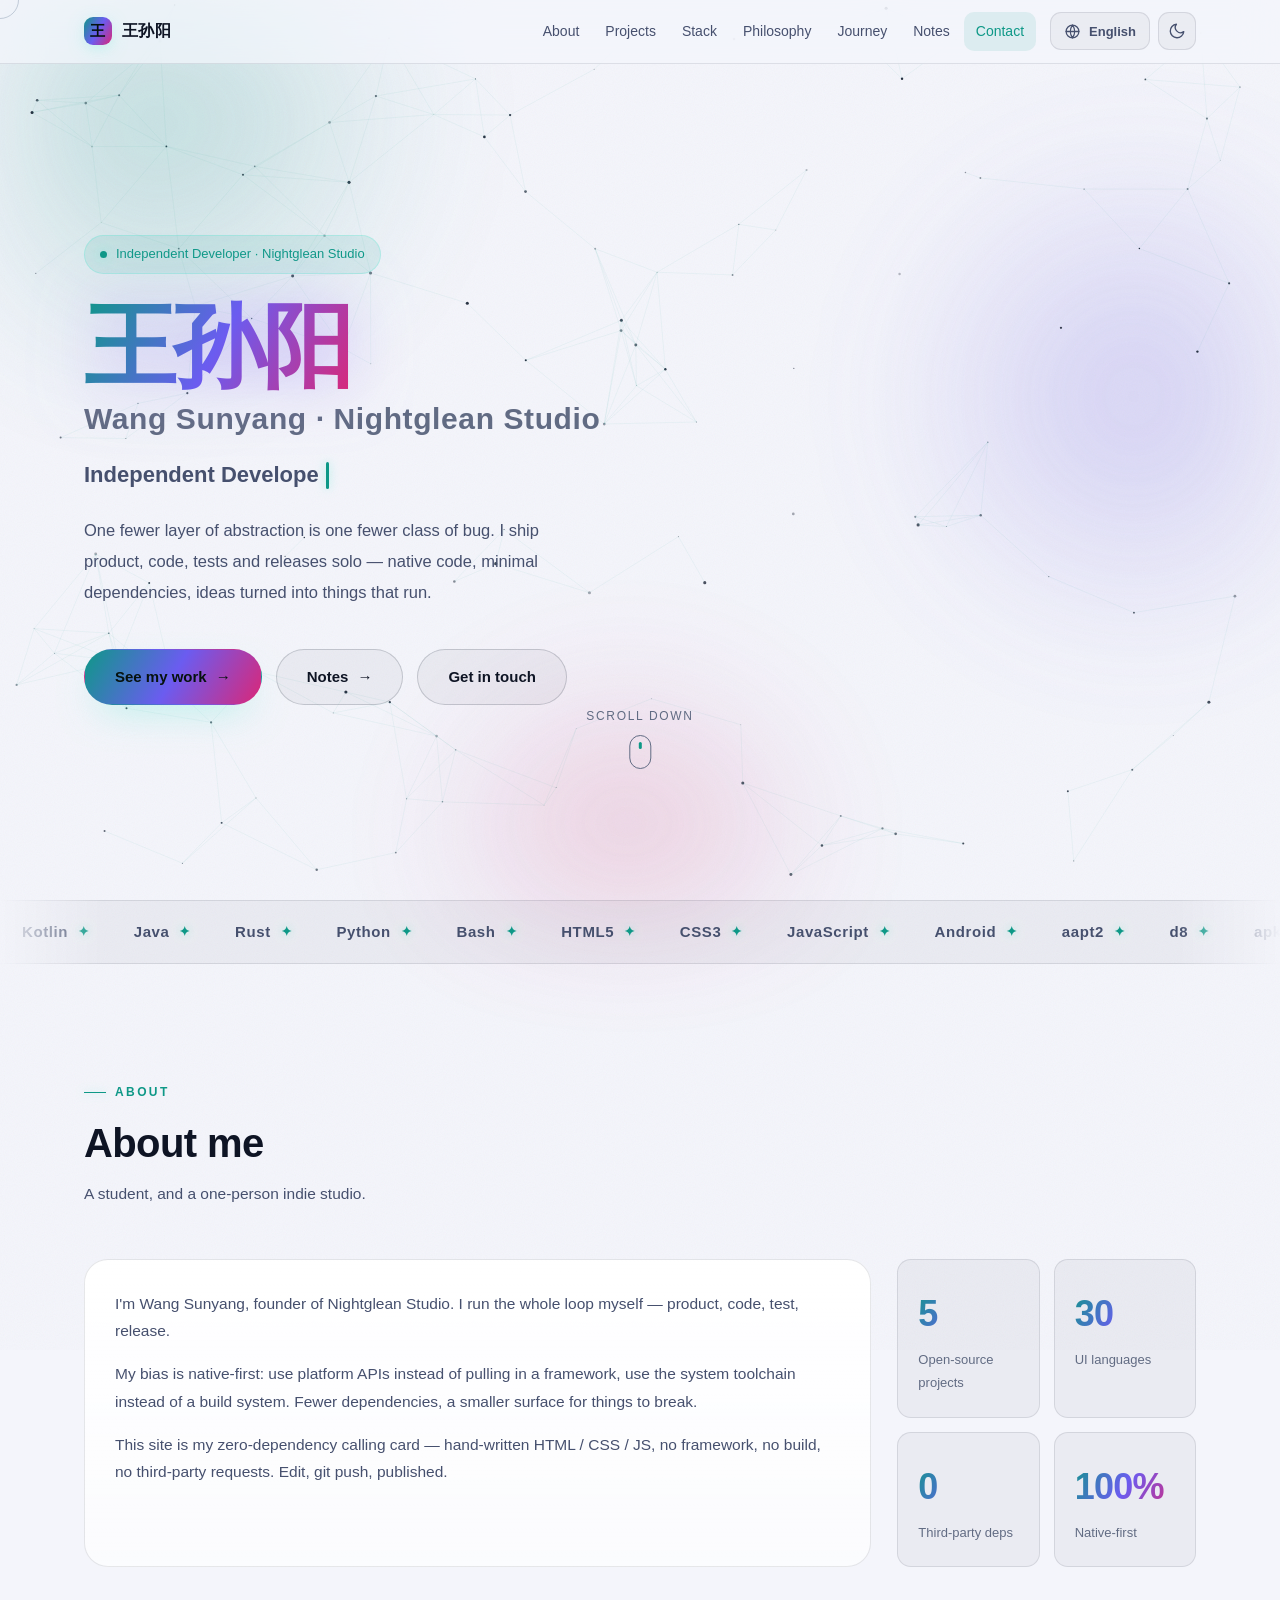
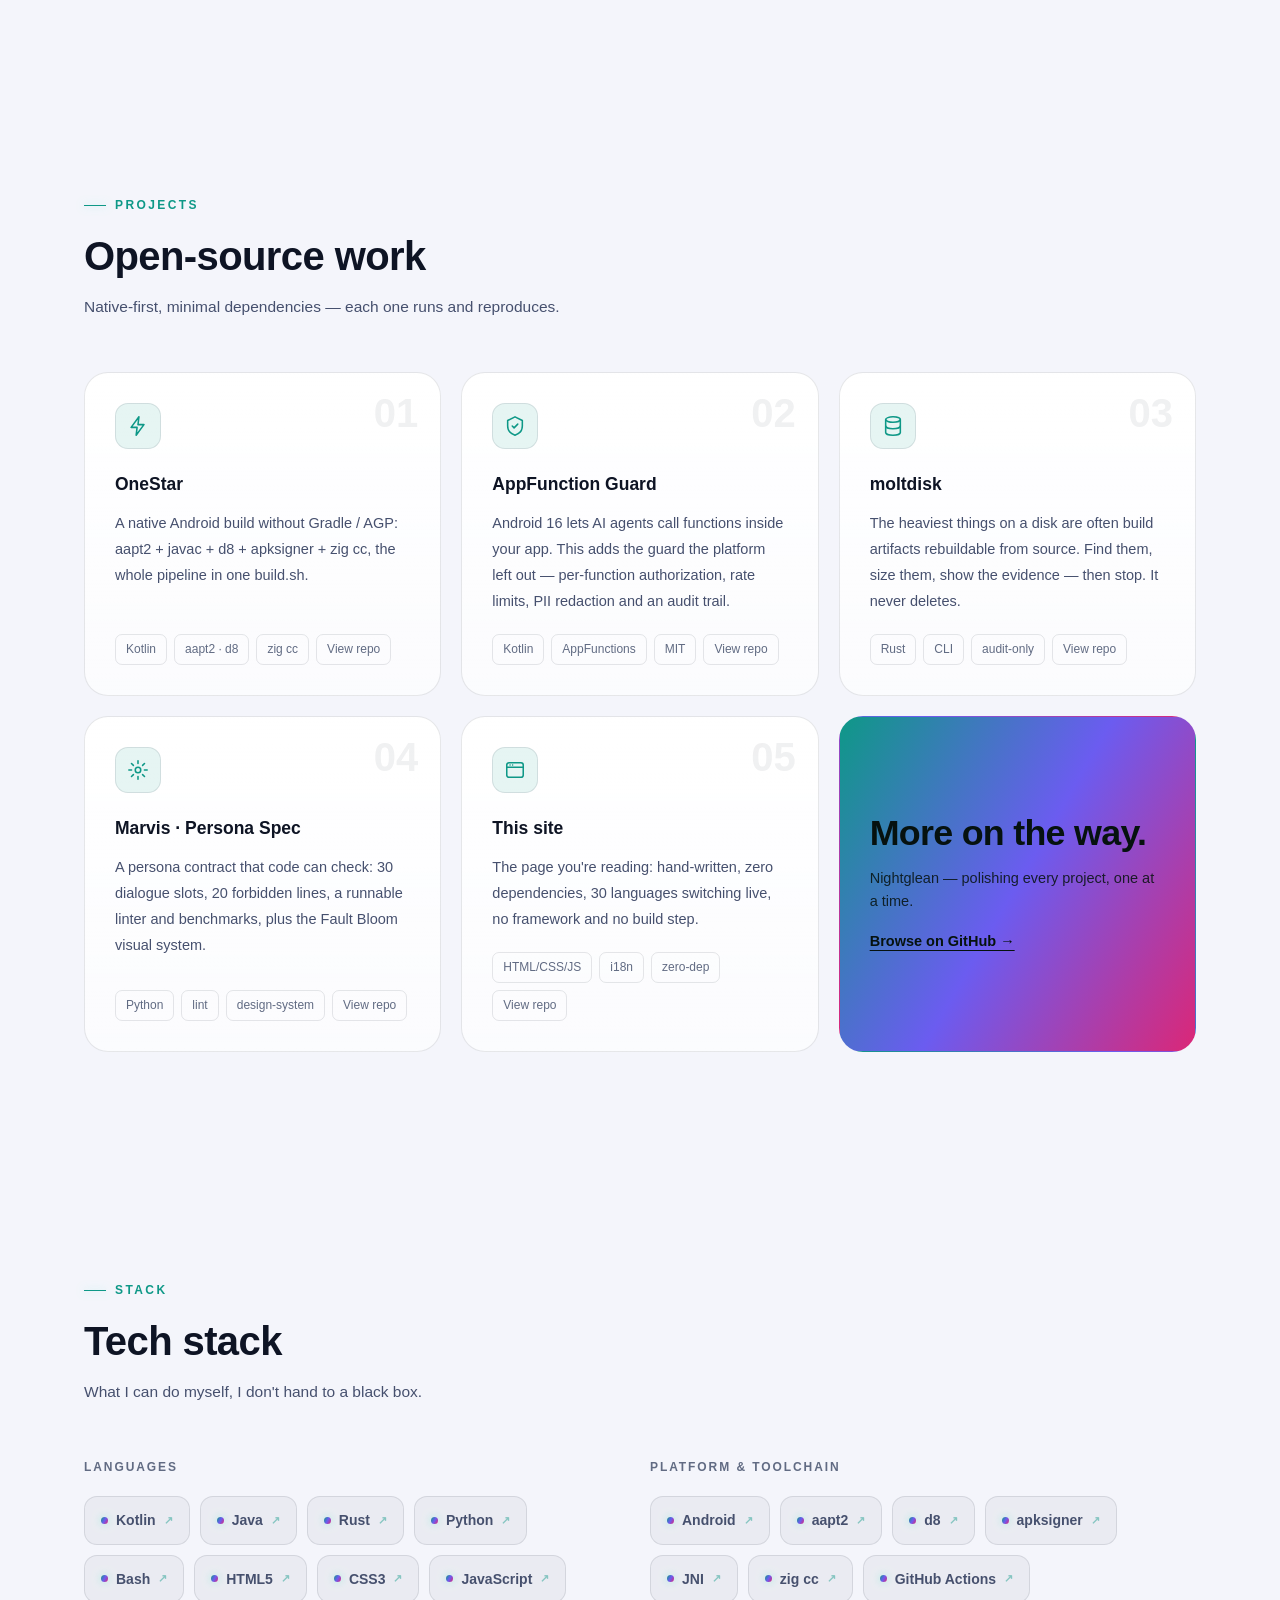
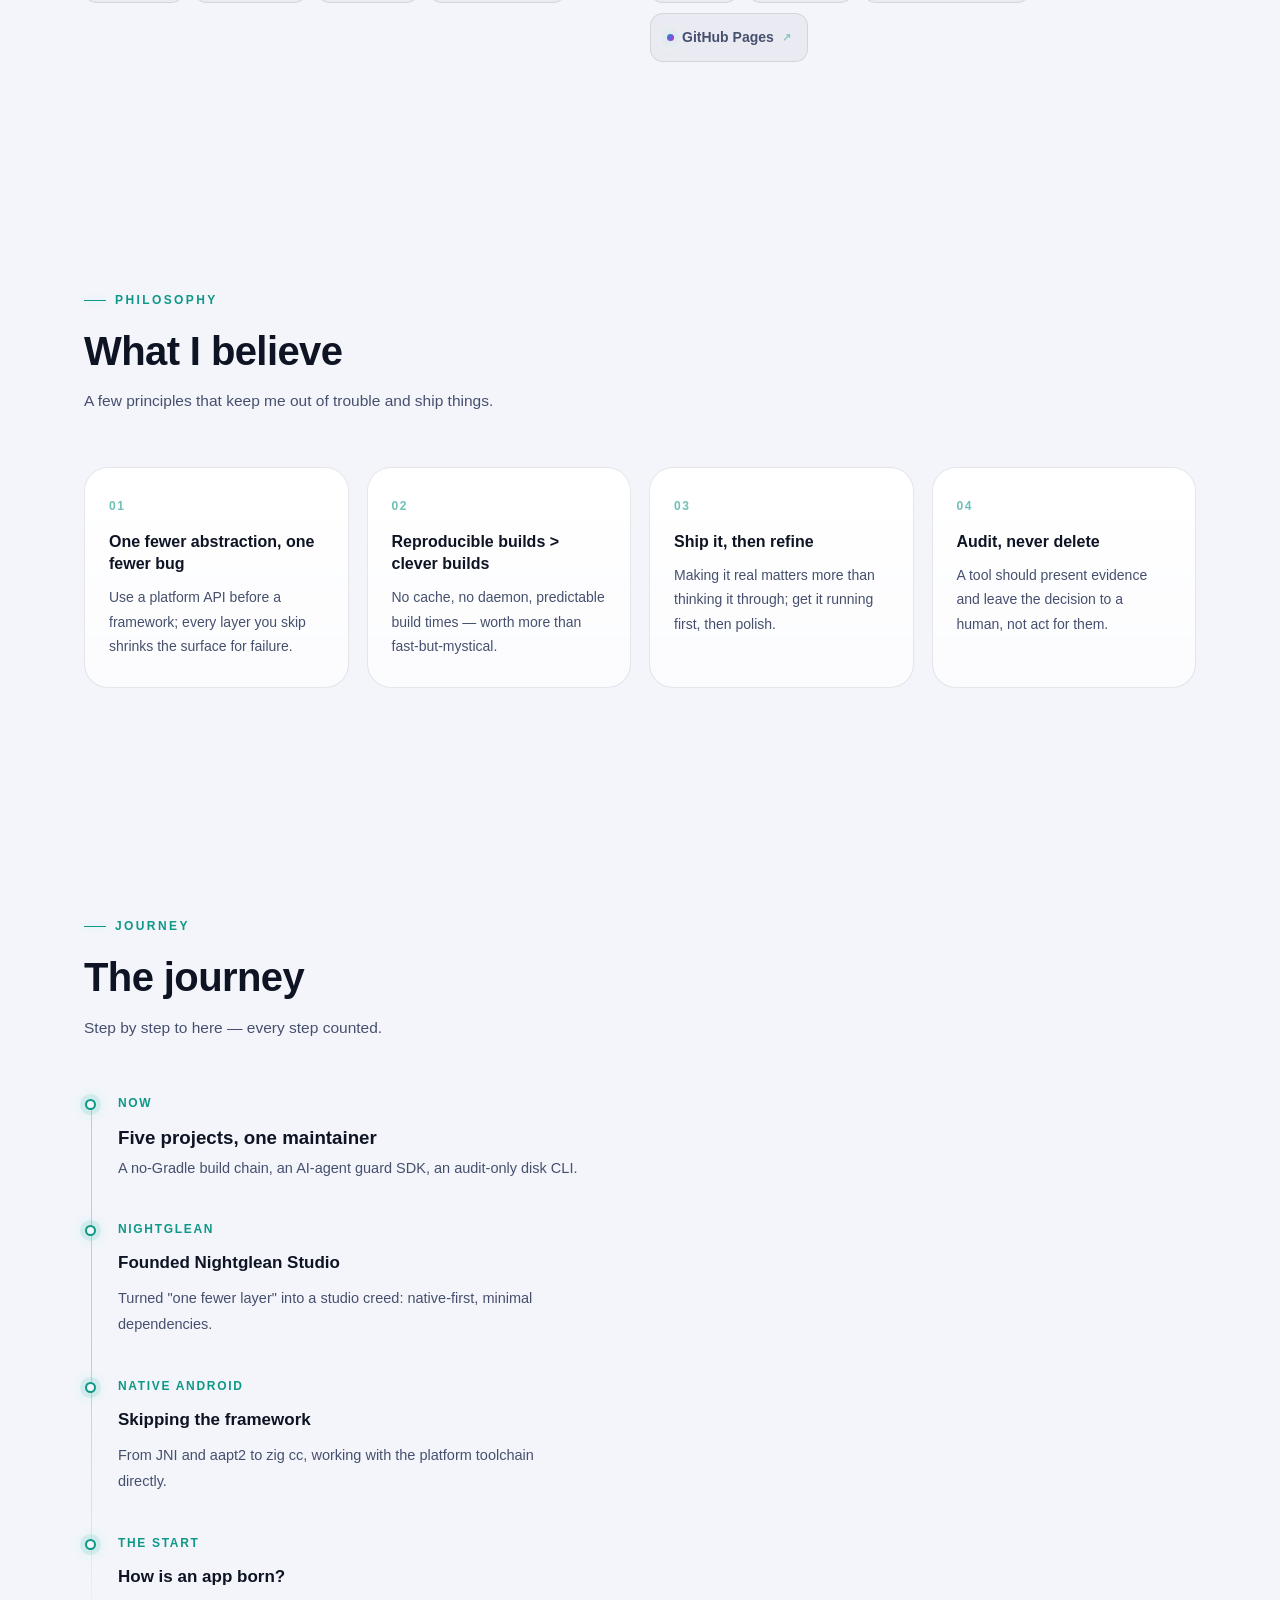
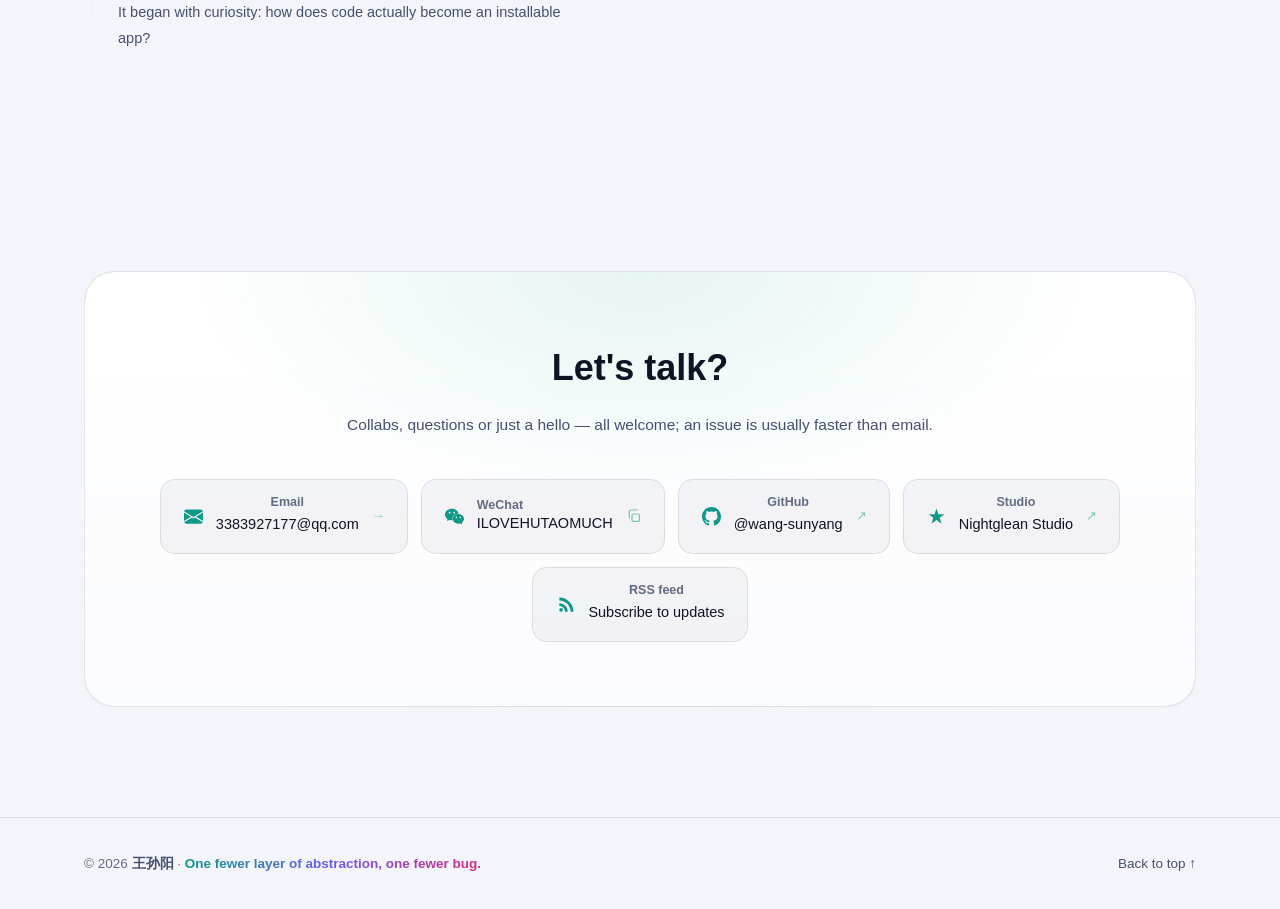
<file: index.html>
<!DOCTYPE html>
<html lang="zh" data-theme="dark">
<head>
<meta charset="UTF-8">
<meta name="viewport" content="width=device-width, initial-scale=1.0">
<title>王孙阳 · Wang Sunyang — 独立开发者 · Independent Developer</title>
<meta name="description" content="王孙阳（Wang Sunyang）——独立开发者、长夜拾星工作室创始人。做原生 Android、端侧 ML 与零依赖网页项目，少一层抽象，就少一类 bug。">
<link rel="canonical" href="https://wang-sunyang.github.io/">
<meta name="theme-color" content="#05060e">
<meta name="color-scheme" content="dark light">

<meta property="og:type" content="website">
<meta property="og:site_name" content="王孙阳 · Wang Sunyang">
<meta property="og:title" content="王孙阳 · Wang Sunyang — 独立开发者">
<meta property="og:description" content="原生 Android、无 Gradle 构建链、AI Agent 权限闸门。少一层抽象，就少一类 bug。">
<meta property="og:url" content="https://wang-sunyang.github.io/">
<meta property="og:locale" content="zh_CN">
<meta property="og:locale:alternate" content="en_US">
<meta name="twitter:card" content="summary_large_image">
<meta name="twitter:title" content="王孙阳 · Wang Sunyang — 独立开发者">
<meta name="twitter:description" content="原生 Android、无 Gradle 构建链、AI Agent 权限闸门。少一层抽象，就少一类 bug。">

<link rel="icon" type="image/svg+xml" href="favicon.svg">
<link rel="icon" type="image/png" sizes="32x32" href="favicon-32.png">
<link rel="icon" type="image/png" sizes="16x16" href="favicon-16.png">
<link rel="apple-touch-icon" sizes="180x180" href="apple-touch-icon.png">
<link rel="icon" type="image/png" sizes="512x512" href="https://wang-sunyang.github.io/favicon-512.png">
<link rel="icon" type="image/webp" sizes="512x512" href="https://wang-sunyang.github.io/favicon-512.webp">
<link rel="manifest" href="https://wang-sunyang.github.io/site.webmanifest">
<link rel="sitemap" type="application/xml" title="Sitemap" href="/sitemap.xml">
  <link rel="alternate" type="application/rss+xml" title="王孙阳 · Wang Sunyang — 独立开发者" href="https://wang-sunyang.github.io/feed.xml">
<meta property="og:image" content="https://wang-sunyang.github.io/og-cover.jpg">
<meta property="og:image:width" content="1200">
<meta property="og:image:height" content="630">
<meta property="og:image:alt" content="王孙阳 · Wang Sunyang — 独立开发者">
<meta name="twitter:image" content="https://wang-sunyang.github.io/og-cover.jpg">
<meta name="twitter:image:alt" content="王孙阳 · Wang Sunyang — 独立开发者">

<script>
/* 首屏前决定主题，避免闪白/闪黑 */
(function(){var s=null;try{s=localStorage.getItem('theme');}catch(e){console.warn("[silent-catch]",e);}var l=window.matchMedia&&window.matchMedia('(prefers-color-scheme: light)').matches;document.documentElement.setAttribute('data-theme',s||(l?'light':'dark'));})();
</script>
<script>
/* 首屏语言判定：读 body 之前先定好 <html lang/dir>；
   目标语言不是中文时暂时隐藏正文，等词典就位再显示，避免先闪一句中文。 */
(function(){
  var L=["zh","zh-TW","en","ja","ko","fr","de","es","pt","it","ru","uk","pl","nl","tr","ar","hi","id","vi","th","el","sv","cs","ro","bn","ur","ms","tl","he","fa"];
  var RTL=["ar","he","fa","ur","yi","dv","ps","ckb","sd","ug"];
  var code=null;
  try{code=localStorage.getItem("lang")||sessionStorage.getItem("lang");}catch(e){console.warn("[silent-catch]",e);}
  if(!code||L.indexOf(code)<0){
    code=null;
    var list=(navigator.languages&&navigator.languages.length)?navigator.languages:[navigator.language||"zh"];
    for(var i=0;i<list.length;i++){
      var tag=String(list[i]||"").toLowerCase();if(!tag)continue;
      var bits=tag.split("-"),prim=bits[0],rest=bits.slice(1).join("-");
      if(prim==="zh"){code=(rest.indexOf("hant")>-1||rest==="tw"||rest==="hk"||rest==="mo")?"zh-TW":"zh";break;}
      if(L.indexOf(tag)>-1){code=tag;break;}
      if(L.indexOf(prim)>-1){code=prim;break;}
    }
    if(!code)code="zh";
  }
  var de=document.documentElement;
  de.setAttribute("lang",({"zh":"zh-CN","zh-TW":"zh-Hant"})[code]||code);
  de.setAttribute("dir",RTL.indexOf(code)>-1?"rtl":"ltr");
  window.__BOOT_LANG__=code;
  if(code!=="zh")de.className=(de.className?de.className+" ":"")+"i18n-boot";
  setTimeout(function(){if(!window.__LANG_READY__)de.className=de.className.replace(/\s*i18n-boot/g,"");},300);
})();
</script>
<style>:root{--bg:#05060e;--bg-2:#090b18;--surface:rgba(255,255,255,.04);--line:rgba(255,255,255,.09);--line-strong:rgba(255,255,255,.16);--text:#eef1fb;--text-2:#a3adc9;--text-3:#7b87ad;--acc1:#5eead4;--acc2:#a78bfa;--acc4:#f472b6;--acc1-soft:rgba(94,234,212,.12);--grad:linear-gradient(120deg,var(--acc1),var(--acc2) 50%,var(--acc4));--glow-1:rgba(94,234,212,.55);--glow-2:rgba(167,139,250,.55);--nav-bg:rgba(5,6,14,.6);--card-bg:linear-gradient(180deg,rgba(255,255,255,.05),rgba(255,255,255,.02));--hover:rgba(255,255,255,.08);--radius:24px;--radius-sm:14px;--shadow:0 30px 80px -40px rgba(0,0,0,.9);--ease:cubic-bezier(.22,.61,.36,1);--font:"Inter","SF Pro Display",-apple-system,BlinkMacSystemFont,"Segoe UI","PingFang SC","HarmonyOS Sans SC","Hiragino Sans GB","Microsoft YaHei","Noto Sans","Noto Sans Arabic","Noto Sans Thai","Noto Sans Devanagari",sans-serif;}:root[data-theme="light"]{--bg:#f4f5fb;--bg-2:#ffffff;--surface:rgba(15,23,42,.04);--line:rgba(15,23,42,.10);--line-strong:rgba(15,23,42,.18);--text:#0e1424;--text-2:#46506e;--text-3:#616b83;--acc1:#0e9887;--acc2:#6b5cf0;--acc4:#db2777;--acc1-soft:rgba(14,152,135,.10);--nav-bg:rgba(244,245,251,.72);--card-bg:linear-gradient(180deg,#ffffff,rgba(255,255,255,.65));--hover:rgba(15,23,42,.06);--shadow:0 30px 60px -42px rgba(15,23,42,.35);}*,*::before,*::after{margin:0;padding:0;box-sizing:border-box}html{scroll-behavior:smooth;scroll-padding-top:96px;-webkit-text-size-adjust:100%}body{font-family:var(--font);background:var(--bg);color:var(--text);font-size:16px;line-height:1.75;overflow-x:hidden;-webkit-font-smoothing:antialiased;font-variant-numeric:tabular-nums;transition:background .4s var(--ease),color .4s var(--ease);min-height:100vh;}::selection{background:var(--acc1);color:#04110f}html{scrollbar-width:thin;scrollbar-color:var(--line-strong) transparent}::-webkit-scrollbar{width:10px;height:10px}::-webkit-scrollbar-track{background:transparent}::-webkit-scrollbar-thumb{background:var(--line-strong);border-radius:8px;border:2.5px solid var(--bg)}@media (hover:hover){::-webkit-scrollbar-thumb:hover{background:var(--acc1)}}.btn:active,.link-item:active,.tool-btn:active{transform:scale(.96)}@keyframes gradHue{0%{filter:drop-shadow(0 0 30px var(--glow-2)) hue-rotate(0deg)}100%{filter:drop-shadow(0 0 30px var(--glow-2)) hue-rotate(360deg)}}@keyframes gradHuePlain{0%{filter:hue-rotate(0deg)}100%{filter:hue-rotate(360deg)}}#aurora{position:fixed;inset:0;z-index:0;pointer-events:none;overflow:hidden;filter:blur(70px) saturate(130%)}#aurora i{position:absolute;border-radius:50%;opacity:.55;mix-blend-mode:screen}#aurora i:nth-child(1){width:52vw;height:52vw;left:-14vw;top:-18vw;background:radial-gradient(circle,var(--acc1) 0%,transparent 62%);animation:drift1 26s var(--ease) infinite alternate}#aurora i:nth-child(2){width:46vw;height:46vw;right:-12vw;top:8vw;background:radial-gradient(circle,var(--acc2) 0%,transparent 62%);animation:drift2 32s var(--ease) infinite alternate}#aurora i:nth-child(3){width:38vw;height:38vw;left:30vw;bottom:-16vw;background:radial-gradient(circle,var(--acc4) 0%,transparent 60%);animation:drift3 38s var(--ease) infinite alternate}@keyframes drift1{to{transform:translate(8vw,6vh) scale(1.15)}}@keyframes drift2{to{transform:translate(-9vw,10vh) scale(1.08)}}@keyframes drift3{to{transform:translate(6vw,-8vh) scale(1.2)}}:root[data-theme="light"] #aurora{filter:blur(70px) saturate(90%);opacity:.7}:root[data-theme="light"] #aurora i{mix-blend-mode:multiply;opacity:.4}#stars{position:fixed;inset:0;z-index:1;pointer-events:none}#grain{position:fixed;inset:-50%;z-index:2;pointer-events:none;opacity:.05;background-image:url("data:image/svg+xml,%3Csvg xmlns='http://www.w3.org/2000/svg' width='160' height='160'%3E%3Cfilter id='n'%3E%3CfeTurbulence type='fractalNoise' baseFrequency='0.9' numOctaves='2'/%3E%3C/filter%3E%3Crect width='100%25' height='100%25' filter='url(%23n)'/%3E%3C/svg%3E");animation:grain 8s steps(6) infinite}@keyframes grain{0%,100%{transform:translate(0,0)}20%{transform:translate(-3%,2%)}40%{transform:translate(2%,-3%)}60%{transform:translate(-2%,-2%)}80%{transform:translate(3%,3%)}}#cdot,#cring{position:fixed;top:-100px;left:-100px;z-index:9999;pointer-events:none;border-radius:50%;transform:translate(-50%,-50%)}#cdot{width:6px;height:6px;background:var(--acc1);box-shadow:0 0 12px var(--glow-1);mix-blend-mode:difference}#cring{width:38px;height:38px;border:1.5px solid rgba(148,163,184,.5);transition:width .25s var(--ease),height .25s var(--ease),border-color .25s var(--ease),background .25s var(--ease)}#cring.hot{width:64px;height:64px;border-color:var(--acc1);background:var(--acc1-soft)}@media (hover:none),(pointer:coarse){#cdot,#cring{display:none}}body.cursor-on{cursor:none}body.cursor-on a,body.cursor-on button,body.cursor-on [data-tilt]{cursor:none}.skip{position:fixed;left:-9999px;top:0;z-index:200;background:var(--acc1);color:#04110f;padding:10px 18px;font-weight:700;text-decoration:none;border-radius:0 0 12px 0}.skip:focus{left:0}#progress{position:fixed;top:0;left:0;height:2px;width:0;z-index:120;background:var(--grad);box-shadow:0 0 14px var(--glow-1)}a:focus-visible,button:focus-visible,[tabindex]:focus-visible{outline:2px solid var(--acc1);outline-offset:3px;border-radius:8px}.sr-only{position:absolute;width:1px;height:1px;padding:0;margin:-1px;overflow:hidden;clip:rect(0,0,0,0);white-space:nowrap;border:0}.site-nav{position:fixed;top:0;left:0;right:0;z-index:100;background:var(--nav-bg);backdrop-filter:blur(20px) saturate(150%);-webkit-backdrop-filter:blur(20px) saturate(150%);border-bottom:1px solid var(--line);transition:background .4s var(--ease),border-color .4s var(--ease),box-shadow .4s var(--ease)}.site-nav.scrolled{box-shadow:0 12px 34px -24px rgba(0,0,0,.6);border-bottom-color:var(--line-strong)}.nav-inner{max-width:1160px;margin:0 auto;padding:12px 24px;display:flex;align-items:center;gap:14px}.logo{font-weight:800;font-size:16px;letter-spacing:.02em;text-decoration:none;display:inline-flex;align-items:center;gap:10px;color:var(--text);flex-shrink:0}.logo .lg-mark{width:28px;height:28px;border-radius:9px;display:grid;place-items:center;font-size:15px;font-weight:800;color:#04110f;background:var(--grad);box-shadow:0 4px 18px -4px var(--glow-1);position:relative;overflow:hidden;animation:gradHuePlain 9s linear infinite}.logo .lg-mark::after{content:"";position:absolute;inset:0;background:linear-gradient(120deg,transparent 30%,rgba(255,255,255,.7) 50%,transparent 70%);transform:translateX(-100%);animation:shine 4s var(--ease) infinite}@keyframes shine{0%,60%{transform:translateX(-100%)}100%{transform:translateX(100%)}}.nav-links{display:flex;gap:2px;margin-left:auto;overflow-x:auto;scrollbar-width:none}.nav-links::-webkit-scrollbar{display:none}.nav-links a{color:var(--text-2);text-decoration:none;font-size:14px;padding:7px 12px;border-radius:10px;white-space:nowrap;transition:color .25s var(--ease),background .25s var(--ease)}@media (hover:hover){.nav-links a:hover{color:var(--text);background:var(--hover)}}.nav-links a.active{color:var(--acc1);background:var(--acc1-soft)}.nav-tools{display:flex;align-items:center;gap:8px;flex-shrink:0}.tool-btn{width:38px;height:38px;display:grid;place-items:center;background:var(--surface);border:1px solid var(--line);border-radius:11px;color:var(--text-2);cursor:pointer;transition:color .25s var(--ease),border-color .25s var(--ease),background .25s var(--ease),transform .25s var(--ease)}@media (hover:hover){.tool-btn:hover{color:var(--acc1);border-color:var(--acc1);background:var(--acc1-soft);transform:translateY(-1px)}}.tool-btn svg{width:18px;height:18px;fill:none;stroke:currentColor;stroke-width:1.8;stroke-linecap:round;stroke-linejoin:round}:root[data-theme="dark"] .i-moon{display:none}:root[data-theme="light"] .i-sun{display:none}.burger-btn{display:none}.menu-overlay{position:fixed;inset:0;z-index:140;background:rgba(4,5,12,.55);backdrop-filter:blur(4px);-webkit-backdrop-filter:blur(4px);opacity:0;visibility:hidden;transition:opacity .3s var(--ease),visibility .3s}.menu-overlay.open{opacity:1;visibility:visible}.mobile-menu{position:fixed;top:0;right:0;bottom:0;z-index:145;width:min(320px,86vw);background:var(--bg-2);border-left:1px solid var(--line);padding:18px 16px;display:flex;flex-direction:column;transform:translateX(105%);transition:transform .35s var(--ease);overflow-y:auto;overscroll-behavior:contain}.mobile-menu.open{transform:none}.mm-head{display:flex;align-items:center;justify-content:space-between;margin-bottom:14px;padding:0 4px}.mm-close{background:none;border:none;color:var(--text-3);cursor:pointer;width:34px;height:34px;display:grid;place-items:center;border-radius:10px;font-size:16px}@media (hover:hover){.mm-close:hover{color:var(--text);background:var(--hover)}}.mm-links{display:flex;flex-direction:column;gap:3px}.mm-links a{color:var(--text-2);text-decoration:none;font-size:16px;font-weight:600;padding:13px 16px;border-radius:13px;transition:color .2s var(--ease),background .2s var(--ease)}@media (hover:hover){.mm-links a:hover{color:var(--text);background:var(--hover)}}.mm-links a.notes-link{color:var(--acc1);background:var(--acc1-soft);display:flex;align-items:center;justify-content:space-between}.mm-links a.notes-link::after{content:"→"}.mm-foot{margin-top:auto;padding:16px 4px 0;border-top:1px solid var(--line);color:var(--text-3);font-size:12.5px}[dir="rtl"] .mobile-menu{border-left:none;border-right:1px solid var(--line)}[dir="rtl"] .mm-head{flex-direction:row-reverse}[dir="rtl"] .mm-links a.notes-link::after{content:"←"}.lang-btn{width:auto;padding:0 13px;gap:8px;display:flex;align-items:center;font-family:inherit;font-size:13px;font-weight:600}.lang-btn svg{width:17px;height:17px}#langPanel{position:fixed;z-index:150;width:min(420px,calc(100vw - 32px));max-height:70vh;overflow:hidden;background:var(--bg-2);border:1px solid var(--line);border-radius:20px;box-shadow:var(--shadow);opacity:0;visibility:hidden;transform:translateY(12px) scale(.98);transform-origin:top right;transition:opacity .28s var(--ease),transform .28s var(--ease),visibility .28s}#langPanel.open{opacity:1;visibility:visible;transform:none}[dir="rtl"] #langPanel{transform-origin:top left;}.lang-head{display:flex;align-items:center;justify-content:space-between;padding:16px 18px 12px;border-bottom:1px solid var(--line)}.lang-head b{font-size:14px;font-weight:700}.lang-close{background:none;border:none;color:var(--text-3);cursor:pointer;width:28px;height:28px;display:grid;place-items:center;border-radius:8px}@media (hover:hover){.lang-close:hover{color:var(--text);background:var(--hover)}}.lang-list{overflow-y:auto;max-height:calc(70vh - 60px);padding:8px}.lang-list button{width:100%;display:flex;align-items:center;gap:12px;background:none;border:none;color:var(--text-2);font-family:inherit;font-size:14px;padding:11px 12px;border-radius:12px;cursor:pointer;text-align:start;transition:background .2s,color .2s}@media (hover:hover){.lang-list button:hover{background:var(--hover);color:var(--text)}}.lang-list button.active{background:var(--acc1-soft);color:var(--acc1);box-shadow:inset 0 0 0 1px rgba(94,234,212,.35),inset 3px 0 0 var(--acc1)}.lang-list .lg-dot{width:10px;height:10px;border-radius:50%;background:var(--grad);box-shadow:0 0 8px var(--glow-1);flex:none}.lang-list .lg-native{font-weight:600}.lang-list .lg-sub{font-size:12px;color:var(--text-3)}.lang-list button .chk{margin-inline-start:auto;color:var(--acc1);opacity:0}.lang-list button.active .chk{opacity:1}main{position:relative;z-index:5}.wrap{max-width:1160px;margin:0 auto;padding:0 24px}section{padding:110px 0;position:relative}.sec-head{max-width:680px;margin-bottom:52px}.sec-tag{display:inline-flex;align-items:center;gap:9px;font-size:12px;font-weight:700;letter-spacing:.2em;text-transform:uppercase;color:var(--acc1);margin-bottom:16px}.sec-tag::before{content:"";width:22px;height:1px;background:var(--acc1);box-shadow:0 0 8px var(--glow-1)}.sec-head h2{font-size:clamp(28px,3.6vw,40px);line-height:1.22;letter-spacing:-.015em;margin-bottom:12px;font-weight:800}.sec-head p{color:var(--text-2);font-size:15.5px;max-width:56ch}.hero{min-height:100vh;min-height:100svh;display:flex;align-items:center;padding:130px 0 90px}.hero-inner{position:relative;width:100%}.chip{display:inline-flex;align-items:center;gap:9px;font-size:13px;color:var(--acc1);background:var(--acc1-soft);border:1px solid rgba(94,234,212,.3);padding:7px 15px;border-radius:999px;margin-bottom:26px}.chip .dot{width:7px;height:7px;border-radius:50%;background:var(--acc1);box-shadow:0 0 12px var(--glow-1);animation:pulse 2.4s infinite}@keyframes pulse{0%,100%{opacity:1;transform:scale(1)}50%{opacity:.35;transform:scale(.8)}}h1{font-size:clamp(46px,8.6vw,92px);line-height:1.02;letter-spacing:-.03em;font-weight:800;margin-bottom:22px}h1 .glyph{background:var(--grad);-webkit-background-clip:text;background-clip:text;color:transparent;filter:drop-shadow(0 0 30px var(--glow-2));animation:gradHue 11s linear infinite}h1 .latin{display:block;font-size:clamp(20px,3vw,30px);letter-spacing:.02em;font-weight:700;color:var(--text-3);margin-top:10px}.type-line{min-height:32px;font-size:clamp(17px,2.4vw,22px);color:var(--text-2);font-weight:600;margin-bottom:20px;display:flex;align-items:center;gap:4px}.type-line .caret{display:inline-block;width:3px;height:1.2em;background:var(--acc1);margin-left:3px;animation:blink 1s steps(1) infinite;border-radius:2px;box-shadow:0 0 10px var(--glow-1)}@keyframes blink{50%{opacity:0}}.lead{font-size:16.5px;color:var(--text-2);max-width:52ch;line-height:1.9;margin-bottom:40px}.lead strong{color:var(--text);font-weight:650}.btns{display:flex;gap:14px;flex-wrap:wrap}.btn{display:inline-flex;align-items:center;gap:9px;padding:14px 30px;border-radius:999px;font-size:15px;font-weight:650;text-decoration:none;border:1px solid transparent;position:relative;overflow:hidden;transition:transform .25s var(--ease),box-shadow .25s var(--ease),border-color .25s var(--ease)}.btn .arrow{transition:transform .25s var(--ease)}@media (hover:hover){.btn:hover .arrow{transform:translateX(4px)}}.btn.primary{background:var(--grad);color:#06120f;box-shadow:0 16px 40px -16px var(--glow-1);animation:gradHuePlain 6s linear infinite}.btn.primary::after{content:"";position:absolute;inset:0;background:linear-gradient(120deg,transparent 30%,rgba(255,255,255,.55) 50%,transparent 70%);transform:translateX(-120%);transition:transform .6s var(--ease)}@media (hover:hover){.btn.primary:hover::after{transform:translateX(120%)}}@media (hover:hover){.btn.primary:hover{transform:translateY(-2px);box-shadow:0 22px 50px -16px var(--glow-1)}}.btn.ghost{color:var(--text);background:var(--surface);border-color:var(--line-strong)}@media (hover:hover){.btn.ghost:hover{transform:translateY(-2px);border-color:var(--acc1);background:var(--acc1-soft)}}.scroll-hint{position:absolute;left:50%;bottom:-64px;transform:translateX(-50%);display:flex;flex-direction:column;align-items:center;gap:8px;color:var(--text-3);font-size:12px;letter-spacing:.14em;text-transform:uppercase}.scroll-hint .mouse{width:22px;height:34px;border:1.5px solid var(--text-3);border-radius:12px;position:relative}.scroll-hint .mouse::after{content:"";position:absolute;left:50%;top:6px;width:3px;height:7px;background:var(--acc1);border-radius:3px;transform:translateX(-50%);animation:wheel 1.8s infinite}@keyframes wheel{0%{opacity:1;transform:translate(-50%,0)}100%{opacity:0;transform:translate(-50%,12px)}}.marquee{position:relative;z-index:5;border-top:1px solid var(--line);border-bottom:1px solid var(--line);background:var(--surface);overflow:hidden;padding:18px 0;-webkit-mask-image:linear-gradient(90deg,transparent,#000 8%,#000 92%,transparent);mask-image:linear-gradient(90deg,transparent,#000 8%,#000 92%,transparent)}.marquee-track{display:flex;gap:0;width:max-content;animation:scrollX 30s linear infinite}@media (hover:hover){.marquee:hover .marquee-track{animation-play-state:paused}}.marquee-track span{display:inline-flex;align-items:center;gap:10px;padding:0 22px;font-size:15px;font-weight:650;color:var(--text-2);white-space:nowrap;letter-spacing:.04em}.marquee-track span::after{content:"✦";color:var(--acc1);font-size:13px;text-shadow:0 0 10px var(--glow-1)}@keyframes scrollX{to{transform:translateX(-50%)}}.card{background:var(--card-bg);border:1px solid var(--line);border-radius:var(--radius);padding:30px;position:relative;transition:transform .3s var(--ease),border-color .3s var(--ease),box-shadow .3s var(--ease)}.glow-card{position:relative}.glow-card::before{content:"";position:absolute;inset:-1px;border-radius:inherit;padding:1px;background:conic-gradient(from var(--a,0deg),transparent 0deg,var(--acc1) 60deg,transparent 120deg,var(--acc2) 200deg,transparent 280deg);-webkit-mask:linear-gradient(#000 0 0) content-box,linear-gradient(#000 0 0);-webkit-mask-composite:xor;mask-composite:exclude;opacity:0;transition:opacity .4s var(--ease)}@media (hover:hover){.glow-card:hover::before{opacity:1;animation:spinborder 3.5s linear infinite}}@property --a{syntax:"<angle>";initial-value:0deg;inherits:false}@keyframes spinborder{to{--a:360deg}}.about-grid{display:grid;grid-template-columns:1.45fr .55fr;gap:26px;align-items:stretch}.about-text p{color:var(--text-2);margin-bottom:16px;font-size:15.5px}.about-text p:last-child{margin-bottom:0}.about-text strong{color:var(--text);font-weight:650}.stats{display:grid;grid-template-columns:1fr 1fr;gap:14px}.stat{background:var(--surface);border:1px solid var(--line);border-radius:var(--radius-sm);padding:22px 20px;display:flex;flex-direction:column;gap:4px;position:relative;overflow:hidden}.stat::after{content:"";position:absolute;inset:0;background:radial-gradient(160px 90px at 50% 0%,var(--acc1-soft),transparent 70%);opacity:0;transition:opacity .3s}@media (hover:hover){.stat:hover::after{opacity:1}}@media (hover:hover){.stat:hover{border-color:rgba(94,234,212,.4)}}.stat b{font-size:clamp(26px,3vw,36px);font-weight:800;letter-spacing:-.02em;background:var(--grad);-webkit-background-clip:text;background-clip:text;color:transparent;animation:gradHuePlain 7s linear infinite}.stat span{font-size:13px;color:var(--text-3)}.projects{display:grid;grid-template-columns:repeat(3,1fr);gap:20px}.proj{display:flex;flex-direction:column;text-decoration:none;color:inherit;position:relative;overflow:hidden;transform-style:preserve-3d}.proj .idx{position:absolute;top:20px;right:22px;font-size:40px;font-weight:800;color:var(--text);opacity:.06;line-height:1;font-variant-numeric:tabular-nums}.proj .ico{width:46px;height:46px;border-radius:13px;display:grid;place-items:center;margin-bottom:20px;background:var(--acc1-soft);border:1px solid var(--line);color:var(--acc1);transition:transform .3s var(--ease),box-shadow .3s var(--ease)}.proj .ico svg{width:22px;height:22px;fill:none;stroke:currentColor;stroke-width:1.7;stroke-linecap:round;stroke-linejoin:round}.proj h3{font-size:17.5px;font-weight:750;margin-bottom:10px;display:flex;align-items:center;gap:8px}.proj h3 .go{font-size:13px;color:var(--acc1);opacity:0;transform:translateX(-5px);transition:.25s var(--ease);font-weight:700}@media (hover:hover){.proj:hover h3 .go{opacity:1;transform:translateX(0)}}.proj p{font-size:14.5px;color:var(--text-2);line-height:1.8;flex:1;margin-bottom:20px}.proj .meta{display:flex;flex-wrap:wrap;gap:7px}.proj .meta span{font-size:12px;color:var(--text-3);border:1px solid var(--line);padding:4px 10px;border-radius:7px}.proj .glare{position:absolute;inset:0;pointer-events:none;background:radial-gradient(320px 200px at var(--gx,50%) var(--gy,0%),rgba(255,255,255,.12),transparent 60%);opacity:0;transition:opacity .3s}@media (hover:hover){.proj:hover .glare{opacity:1}}@media (hover:hover){.proj:hover .ico{transform:scale(1.08) rotate(-4deg);box-shadow:0 8px 20px -6px var(--glow-1)}}.more-card{display:flex;flex-direction:column;justify-content:center;gap:14px;background:var(--grad);color:#06120f;text-decoration:none;overflow:hidden;border-color:transparent;animation:gradHuePlain 8s linear infinite}.more-card::after{content:"";position:absolute;inset:0;border-radius:inherit;background:linear-gradient(120deg,transparent 30%,rgba(255,255,255,.5) 50%,transparent 70%);transform:translateX(-120%);transition:transform .7s var(--ease)}@media (hover:hover){.more-card:hover::after{transform:translateX(120%)}}@media (hover:hover){.more-card:hover{transform:translateY(-6px);box-shadow:0 24px 60px -18px var(--glow-1)}}.more-card .more-title{font-size:clamp(26px,2.8vw,38px);font-weight:800;line-height:1.08;letter-spacing:-.02em;text-wrap:balance}.more-card .more-desc{font-size:14.5px;opacity:.85;line-height:1.6}.more-card .more-link{font-size:14.5px;font-weight:700;text-decoration:underline;text-underline-offset:4px;margin-top:2px;display:inline-flex;align-items:center;gap:6px}.stack-wrap{display:grid;grid-template-columns:1fr 1fr;gap:20px}.stack-group .k{font-size:12px;font-weight:700;letter-spacing:.16em;text-transform:uppercase;color:var(--text-3);margin-bottom:18px}.stack-tags{display:flex;flex-wrap:wrap;gap:10px}.stack-tags a{display:inline-flex;align-items:center;gap:8px;padding:11px 16px;border-radius:13px;background:var(--surface);border:1px solid var(--line);font-size:14px;font-weight:600;color:var(--text-2);text-decoration:none;transition:transform .22s var(--ease),border-color .22s,color .22s,background .22s}@media (hover:hover){.stack-tags a:hover{transform:translateY(-3px);border-color:var(--acc1);color:var(--text);background:var(--acc1-soft)}}.stack-tags a::before{content:"";width:7px;height:7px;border-radius:50%;background:var(--grad);box-shadow:0 0 8px var(--glow-1);flex:none}.stack-tags a::after{content:"↗";font-size:11px;line-height:1;opacity:.45;color:var(--acc1);transition:opacity .22s var(--ease),transform .22s var(--ease)}@media (hover:hover){.stack-tags a:hover::after{opacity:1;transform:translate(1px,-1px)}}@media (hover:hover){.stack-tags a:hover::before{box-shadow:0 0 14px var(--glow-1)}}[dir="rtl"] .stack-tags a::after{transform:scaleX(-1)}@media (hover:hover){[dir="rtl"] .stack-tags a:hover::after{transform:scaleX(-1) translate(1px,-1px)}}.phil{display:grid;grid-template-columns:repeat(4,1fr);gap:18px}.phil-item{padding:28px 24px}.phil-item .n{font-size:12px;font-weight:800;letter-spacing:.14em;color:var(--acc1);opacity:.6;margin-bottom:14px;font-variant-numeric:tabular-nums}.phil-item h3{font-size:16px;font-weight:750;margin-bottom:10px;line-height:1.4}.phil-item p{font-size:14px;color:var(--text-2);line-height:1.75}.timeline{position:relative;padding-left:34px;max-width:820px}.timeline::before{content:"";position:absolute;left:7px;top:8px;bottom:8px;width:1px;background:linear-gradient(180deg,var(--acc1),var(--acc2),transparent);opacity:.32}.timeline::after{content:"";position:absolute;left:7px;top:8px;bottom:8px;width:1px;background:linear-gradient(180deg,var(--acc1),var(--acc2));transform-origin:top;transform:scaleY(var(--tl-p,0));transition:transform .15s linear;box-shadow:0 0 12px var(--glow-1)}.tl-item{position:relative;padding-bottom:38px}.tl-item:last-child{padding-bottom:0}.tl-item::before{content:"";position:absolute;left:-33px;top:6px;width:11px;height:11px;border-radius:50%;background:var(--bg);border:2px solid var(--acc1);box-shadow:0 0 0 5px var(--acc1-soft),0 0 16px var(--glow-1)}.tl-item time{font-size:12px;font-weight:800;letter-spacing:.14em;text-transform:uppercase;color:var(--acc1);display:block;margin-bottom:8px}.tl-item h4{font-size:17px;font-weight:750;margin-bottom:8px}.tl-item p{font-size:14.5px;color:var(--text-2);line-height:1.8;max-width:58ch}@media (hover:hover){.tl-item:hover::before{box-shadow:0 0 0 5px var(--acc1-soft),0 0 22px var(--glow-1)}}.contact-card{background:radial-gradient(640px 320px at 50% 0%,var(--acc1-soft),transparent 70%),var(--card-bg);border:1px solid var(--line);border-radius:30px;padding:64px 44px;text-align:center;position:relative;overflow:hidden}.contact-card::before{content:"";position:absolute;inset:-1px;border-radius:inherit;padding:1px;background:linear-gradient(120deg,var(--acc1),transparent 40%,var(--acc2));-webkit-mask:linear-gradient(#000 0 0) content-box,linear-gradient(#000 0 0);-webkit-mask-composite:xor;mask-composite:exclude;opacity:.5}.contact-card h2{font-size:clamp(26px,3.4vw,36px);margin-bottom:12px}.contact-card>p{color:var(--text-2);margin-bottom:40px;font-size:15.5px}.links{display:flex;gap:13px;justify-content:center;flex-wrap:wrap}.link-item{display:inline-flex;align-items:center;gap:11px;text-decoration:none;color:var(--text);background:var(--surface);border:1px solid var(--line);border-radius:15px;padding:15px 22px;transition:transform .25s var(--ease),border-color .25s,background .25s}@media (hover:hover){.link-item:hover{transform:translateY(-3px);border-color:var(--acc1);background:var(--acc1-soft)}}.link-item .ico-s{display:grid;place-items:center;flex:none;width:22px;height:22px;color:var(--acc1)}.link-item .ico-s svg{width:19px;height:19px;fill:currentColor;stroke:none}button.link-item{font-family:inherit;font-size:inherit;cursor:pointer;text-align:left}.link-item b{font-size:12.5px;font-weight:650;color:var(--text-3);display:block;line-height:1.2}.link-item span.t{font-size:14.5px;line-height:1.4}.link-item.copied{border-color:var(--acc1);background:var(--acc1-soft)}.link-item{position:relative}.link-item::after{font-size:13px;color:var(--acc1);opacity:.5;transition:opacity .22s var(--ease),transform .22s var(--ease);margin-inline-start:2px;flex:none}@media (hover:hover){.link-item:hover::after{opacity:1}}a.link-item[href^="mailto:"]::after{content:"→"}a.link-item[target="_blank"]::after{content:"↗"}@media (hover:hover){a.link-item:hover::after{transform:translate(1px,-1px)}}.link-item .cp{display:grid;place-items:center;flex:none;color:var(--acc1);opacity:.55;transition:opacity .22s var(--ease),transform .22s var(--ease);margin-inline-start:2px}@media (hover:hover){.link-item:hover .cp{opacity:1}}.link-item .cp svg{width:16px;height:16px;fill:none;stroke:currentColor;stroke-width:1.8;stroke-linecap:round;stroke-linejoin:round}footer{position:relative;z-index:5;border-top:1px solid var(--line);padding:34px 0;font-size:13.5px;color:var(--text-3)}.foot-inner{display:flex;justify-content:space-between;align-items:center;gap:16px;flex-wrap:wrap}footer b{color:var(--text-2);font-weight:650}footer a{color:var(--text-2);text-decoration:none}@media (hover:hover){footer a:hover{color:var(--acc1)}}.motto{background:var(--grad);-webkit-background-clip:text;background-clip:text;color:transparent;font-weight:700;animation:gradHuePlain 9s linear infinite}#toTop{position:fixed;right:22px;bottom:22px;z-index:90;width:46px;height:46px;border-radius:14px;background:var(--bg-2);border:1px solid var(--line);color:var(--text-2);cursor:pointer;display:grid;place-items:center;box-shadow:var(--shadow);opacity:0;visibility:hidden;transform:translateY(10px);transition:.3s var(--ease)}#toTop.show{opacity:1;visibility:visible;transform:none}@media (hover:hover){#toTop:hover{color:var(--acc1);border-color:var(--acc1)}}#toast{position:fixed;left:50%;bottom:30px;transform:translate(-50%,16px);z-index:300;display:flex;align-items:center;gap:10px;background:var(--bg-2);border:1px solid var(--line-strong);color:var(--text);padding:12px 20px;border-radius:14px;font-size:14px;font-weight:600;box-shadow:var(--shadow);opacity:0;visibility:hidden;transition:opacity .32s var(--ease),transform .32s var(--ease),visibility .32s;pointer-events:none;max-width:min(90vw,420px)}#toast.show{opacity:1;visibility:visible;transform:translate(-50%,0)}#toast .tick{color:var(--acc1);display:grid;place-items:center;flex:none}#toast .tick svg{width:18px;height:18px;fill:none;stroke:currentColor;stroke-width:2.2;stroke-linecap:round;stroke-linejoin:round}#toTop svg{width:20px;height:20px;fill:none;stroke:currentColor;stroke-width:2;stroke-linecap:round;stroke-linejoin:round}#kbdPanel{position:fixed;inset:0;z-index:280;display:flex;align-items:center;justify-content:center;padding:20px;pointer-events:none}#kbdPanel .kbd-backdrop{position:absolute;inset:0;background:rgba(3,5,12,.6);backdrop-filter:blur(5px);-webkit-backdrop-filter:blur(5px);opacity:0;transition:opacity .3s var(--ease)}#kbdPanel .kbd-card{position:relative;background:var(--bg-2);border:1px solid var(--line-strong);border-radius:20px;padding:26px 24px;max-width:400px;width:100%;box-shadow:var(--shadow);transform:translateY(14px) scale(.96);opacity:0;transition:transform .32s var(--ease),opacity .32s var(--ease)}#kbdPanel.open{pointer-events:auto}#kbdPanel.open .kbd-backdrop{opacity:1}#kbdPanel.open .kbd-card{transform:none;opacity:1}#kbdPanel .kbd-head{display:flex;justify-content:space-between;align-items:center;margin-bottom:10px}#kbdPanel .kbd-head b{font-size:16px;letter-spacing:-.01em}#kbdPanel .kbd-row{display:flex;align-items:center;justify-content:space-between;gap:16px;padding:11px 0;border-bottom:1px solid var(--line);font-size:14px;color:var(--text-2)}#kbdPanel .kbd-row:last-of-type{border-bottom:none}#kbdPanel kbd{font-family:inherit;font-size:12px;font-weight:750;color:var(--acc1);background:var(--acc1-soft);border:1px solid rgba(94,234,212,.32);border-radius:8px;padding:4px 10px;min-width:28px;text-align:center;box-shadow:0 2px 0 rgba(94,234,212,.16);line-height:1}#kbdPanel .kbd-hint{font-size:12px;color:var(--text-3);margin-top:16px;text-align:center}.js .reveal{opacity:0;transform:translateY(24px);filter:blur(6px);transition:opacity .7s var(--ease),transform .7s var(--ease),filter .7s var(--ease)}.js .reveal.in{opacity:1;transform:none;filter:none}[dir="rtl"] .nav-links{margin-left:0;margin-right:auto}[dir="rtl"] .sec-tag::before{order:2}[dir="rtl"] .timeline{padding-left:0;padding-right:34px}[dir="rtl"] .timeline::before{left:auto;right:7px}[dir="rtl"] .timeline::after{left:auto;right:7px}[dir="rtl"] .tl-item::before{left:auto;right:-33px}[dir="rtl"] .proj .idx{right:auto;left:22px}[dir="rtl"] .btn .arrow{transform:rotate(180deg)}@media (hover:hover){[dir="rtl"] .btn:hover .arrow{transform:rotate(180deg) translateX(-4px)}}@media (max-width:980px){.about-grid{grid-template-columns:1fr}.projects{grid-template-columns:1fr 1fr}.phil{grid-template-columns:1fr 1fr}.stack-wrap{grid-template-columns:1fr}}@media (max-width:860px){.nav-links{display:none}.burger-btn{display:grid}}@media (max-width:680px){.wrap{padding:0 18px}section{padding:80px 0}.hero{padding:112px 0 76px;min-height:auto}h1{font-size:clamp(40px,12vw,56px)}.projects{grid-template-columns:1fr}.phil{grid-template-columns:1fr}.contact-card{padding:48px 22px;border-radius:22px}.links{flex-direction:column}.link-item{width:100%;justify-content:center}.scroll-hint{display:none}.nav-inner{padding:10px 16px}.btns{width:100%}.btns .btn{flex:1 1 auto;justify-content:center}#langPanel{left:12px;right:12px;width:auto;top:auto;bottom:calc(12px + env(safe-area-inset-bottom,0px));max-height:520px;max-height:min(74dvh,520px);transform-origin:bottom center;transform:translateY(20px) scale(.98)}.lang-list{max-height:460px;max-height:calc(min(74dvh,520px) - 60px);-webkit-overflow-scrolling:touch}}@media (prefers-reduced-motion:reduce){html{scroll-behavior:auto}*,*::before,*::after{animation-duration:.01ms !important;animation-iteration-count:1 !important;transition-duration:.01ms !important}.js .reveal{opacity:1;transform:none;filter:none}#aurora i,.marquee-track,.ring{animation:none}#grain{display:none}}#langPanel .lang-search-wrap{padding:10px 12px 4px;}#langPanel .lang-search{width:100%;box-sizing:border-box;padding:8px 11px;border-radius:9px;border:1px solid rgba(128,128,128,.35);background:rgba(128,128,128,.08);color:inherit;font:inherit;font-size:13px;line-height:1.3;-webkit-appearance:none;appearance:none;}#langPanel .lang-search::-webkit-search-cancel-button{-webkit-appearance:none;}#langPanel .lang-search:focus{outline:2px solid var(--acc1);outline-offset:1px;}#langPanel .lang-list button[data-lang]:focus-visible{outline:2px solid var(--acc1);outline-offset:2px;}#langPanel.no-match .lang-list::after{content:"\2014";display:block;padding:22px 0;text-align:center;opacity:.55;}html.lang-lock,html.lang-lock body{overflow:hidden;}@media (prefers-reduced-motion:reduce){#langPanel,.lang-search-wrap{transition:none!important;animation:none!important;}}html:lang(bn){font-family:"Noto Sans Bengali","Nirmala UI","Segoe UI",system-ui,sans-serif;}html:lang(ur){font-family:"Noto Nastaliq Urdu","Noto Naskh Arabic","Segoe UI",Tahoma,system-ui,sans-serif;}html:lang(fa),html:lang(he),html:lang(ar),html:lang(sd),html:lang(ps){font-family:"Segoe UI",Tahoma,"Noto Naskh Arabic","Noto Sans Hebrew",system-ui,sans-serif;}#langPanel{display:flex;flex-direction:column}.lang-head,.lang-search-wrap,.lang-remember{flex:none}#langPanel .lang-list{flex:1 1 auto;min-height:0;max-height:none;overscroll-behavior:contain}.lang-remember{display:flex;align-items:center;gap:12px;justify-content:space-between;padding:11px 18px;border-bottom:1px solid var(--line)}.lang-remember .lr-text{display:flex;flex-direction:column;gap:2px;min-width:0}.lang-remember .lr-text b{font-size:13px;font-weight:650;color:var(--text);line-height:1.25}.lang-remember .lr-sub{font-size:11.5px;color:var(--text-3);line-height:1.35}.lr-switch{flex:none;position:relative;width:44px;height:25px;padding:0;border-radius:999px;border:1px solid var(--line);background:rgba(128,128,128,.22);cursor:pointer;transition:background .22s var(--ease),border-color .22s var(--ease)}.lr-switch .lr-knob{position:absolute;top:2px;left:2px;width:19px;height:19px;border-radius:50%;background:var(--text-3);transition:transform .22s var(--ease),background .22s var(--ease)}.lr-switch[aria-checked="true"]{background:var(--acc1-soft);border-color:rgba(94,234,212,.45)}.lr-switch[aria-checked="true"] .lr-knob{transform:translateX(19px);background:var(--acc1)}.lr-switch:focus-visible{outline:2px solid var(--acc1);outline-offset:2px}html[dir="rtl"] .lr-switch .lr-knob{left:auto;right:2px}html[dir="rtl"] .lr-switch[aria-checked="true"] .lr-knob{transform:translateX(-19px)}#langPanel .lang-list .lg-native,#langPanel .lang-list .lg-sub{overflow-wrap:anywhere}#langPanel .lang-list{scrollbar-width:thin;scrollbar-color:rgba(148,163,184,.45) transparent;scroll-padding-block:6px}#langPanel .lang-list::-webkit-scrollbar{width:8px}#langPanel .lang-list::-webkit-scrollbar-track{background:transparent}#langPanel .lang-list::-webkit-scrollbar-thumb{background:rgba(148,163,184,.4);border-radius:99px;border:2px solid transparent;background-clip:content-box}@media (hover:hover){#langPanel .lang-list::-webkit-scrollbar-thumb:hover{background:rgba(148,163,184,.65);background-clip:content-box}}@media (max-width:400px){.lang-remember{padding:9px 16px}.lang-remember .lr-sub{display:none}}:target,[id]{scroll-margin-top:96px}html.i18n-boot{background:#05060e}html[data-theme="light"].i18n-boot{background:#f4f5fb}@media print{@page{margin:14mm 12mm}html,body{background:#fff!important;color:#111!important}body{color-adjust:exact;-webkit-print-color-adjust:exact;print-color-adjust:exact}#langPanel,#langBtn,#menuBtn,#mobileMenu,#menuOverlay,#langSearch,#bodyNote,.aurora,.grain,.noise,.cursor-glow,.lang-search-wrap,.skip-link,.sr-only,.theme-toggle,nav,.nav,.topbar,.lang-wrap,.more-wrap{display:none!important}a{color:#111!important;text-decoration:underline}a[href^="http"]::after{content:" (" attr(href) ")";font-size:9pt;color:#555;word-break:break-all}h1,h2,h3{break-after:avoid;page-break-after:avoid}img,pre,table,blockquote,figure{break-inside:avoid;page-break-inside:avoid}pre{white-space:pre-wrap;word-break:break-word;border:1px solid #ddd;background:#fafafa}}@media print{.toc,.post-nav,.read-bar,.reader-bar,.progress,.scroll-progress,#tocToggle{display:none!important}.prose{max-width:none!important;font-size:11.5pt;line-height:1.65;color:#111}.prose pre,.prose code{color:#111!important;background:#f4f4f4!important}.prose img{max-width:100%!important;height:auto}.prose a{word-break:break-word}}@media (forced-colors: active){.site-nav,.mobile-menu,.menu-overlay,#langPanel .lang-card,#kbdPanel .kbd-card,.card,.proj,.post-card{backdrop-filter:none!important;-webkit-backdrop-filter:none!important}.site-nav,.mobile-menu,.card,.proj,.post-card{border-color:CanvasText}.lang-list button[aria-checked="true"]{outline:2px solid Highlight;outline-offset:-2px;forced-color-adjust:none}}</style>
<script type="application/ld+json">{"@context":"https://schema.org","@graph":[{"@type":"Person","@id":"https://wang-sunyang.github.io/#person","name":"王孙阳","alternateName":"Wang Sunyang","url":"https://wang-sunyang.github.io/","jobTitle":"独立开发者","description":"独立开发者，做原生 Android、端侧 ML 与零依赖网页项目；长夜拾星工作室（Nightglean Studio）主理人。","sameAs":["https://github.com/wang-sunyang","https://github.com/nightglean"],"knowsAbout":["Native Android","Kotlin","On-device ML","LiteRT","WebGL","Three.js","静态站点工程"]},{"@type":"WebSite","@id":"https://wang-sunyang.github.io/#website","url":"https://wang-sunyang.github.io/","name":"王孙阳 · Wang Sunyang","inLanguage":"zh-Hans","publisher":{"@id":"https://wang-sunyang.github.io/#person"}}]}</script>
<link rel="alternate" hreflang="en" href="https://wang-sunyang.github.io/en/">
<link rel="alternate" hreflang="zh-Hans" href="https://wang-sunyang.github.io/">
<link rel="alternate" hreflang="x-default" href="https://wang-sunyang.github.io/">
</head>

<body>
<div id="srStatus" role="status" aria-live="polite" aria-atomic="true" style="position:absolute;width:1px;height:1px;margin:-1px;padding:0;overflow:hidden;clip:rect(0 0 0 0);white-space:nowrap;border:0"></div>
<a class="skip" href="#main" data-i18n="skip">跳到主要内容</a>
<div id="progress" aria-hidden="true"></div>

<div id="aurora" aria-hidden="true"><i></i><i></i><i></i></div>
<canvas id="stars" aria-hidden="true"></canvas>
<div id="grain" aria-hidden="true"></div>
<div id="cdot" aria-hidden="true"></div>
<div id="cring" aria-hidden="true"></div>
<div id="toast" role="status" aria-live="polite"></div>
<div id="kbdPanel" role="dialog" aria-label="键盘快捷键" data-i18n-aria="a11y.kbdPanel" aria-hidden="true">
  <div class="kbd-backdrop" data-kbd-close></div>
  <div class="kbd-card">
    <div class="kbd-head"><b data-i18n="kbd.title">键盘快捷键</b><button class="lang-close" id="kbdClose" type="button" aria-label="关闭" data-i18n-aria="a11y.close">✕</button></div>
    <div class="kbd-row"><span data-i18n="kbd.github">打开 GitHub</span><kbd>G</kbd></div>
    <div class="kbd-row"><span data-i18n="kbd.notes">打开笔记</span><kbd>N</kbd></div>
    <div class="kbd-row"><span data-i18n="kbd.theme">切换深浅主题</span><kbd>T</kbd></div>
    <div class="kbd-row"><span data-i18n="kbd.lang">切换语言</span><kbd>L</kbd></div>
    <div class="kbd-hint" data-i18n="kbd.hint">按 ? 或 Esc 关闭</div>
  </div>
</div>

<nav class="site-nav" aria-label="主导航" data-i18n-aria="a11y.mainNav">
  <div class="nav-inner">
    <a class="logo" href="#top"><span class="lg-mark">王</span><span>王孙阳</span></a>
    <div class="nav-links">
      <a href="#about" data-i18n="nav.about">关于</a>
      <a href="#projects" data-i18n="nav.projects">作品</a>
      <a href="#stack" data-i18n="nav.stack">技术栈</a>
      <a href="#philosophy" data-i18n="nav.phil">理念</a>
      <a href="#journey" data-i18n="nav.journey">轨迹</a>
      <a href="blog.html" data-i18n="nav.notes">笔记</a>
      <a href="#contact" data-i18n="nav.contact">联系</a>
    </div>
    <div class="nav-tools">
      <button class="tool-btn burger-btn" id="menuBtn" type="button" aria-label="打开菜单" data-i18n-aria="a11y.openMenu" aria-haspopup="dialog" aria-expanded="false" aria-controls="mobileMenu">
        <svg viewBox="0 0 24 24"><path d="M3 6h18M3 12h18M3 18h18"/></svg>
      </button>
      <button class="tool-btn lang-btn" id="langBtn" type="button" aria-label="切换语言 / Switch language" data-i18n-aria="a11y.langBtn" aria-haspopup="dialog" aria-controls="langPanel" aria-expanded="false">
        <svg viewBox="0 0 24 24"><circle cx="12" cy="12" r="9"/><path d="M3 12h18M12 3a15 15 0 0 1 0 18M12 3a15 15 0 0 0 0 18"/></svg>
        <span id="langLabel">简体中文</span>
      </button>
      <button class="tool-btn" id="themeToggle" type="button" aria-label="切换深浅色" data-i18n-aria="a11y.themeToggle" aria-pressed="false">
        <svg class="i-sun" viewBox="0 0 24 24"><circle cx="12" cy="12" r="4"/><path d="M12 2v2M12 20v2M2 12h2M20 12h2M4.9 4.9l1.4 1.4M17.7 17.7l1.4 1.4M19.1 4.9l-1.4 1.4M6.3 17.7l-1.4 1.4"/></svg>
        <svg class="i-moon" viewBox="0 0 24 24"><path d="M21 12.8A9 9 0 1 1 11.2 3a7 7 0 0 0 9.8 9.8z"/></svg>
      </button>
    </div>
  </div>
</nav>

<div class="menu-overlay" id="menuOverlay" aria-hidden="true"></div>
<aside class="mobile-menu" id="mobileMenu" role="dialog" aria-modal="true" aria-label="移动端菜单" data-i18n-aria="a11y.mobileMenu" aria-hidden="true">
  <div class="mm-head">
    <span class="logo"><span class="lg-mark">王</span><span>王孙阳</span></span>
    <button class="mm-close" id="menuClose" type="button" aria-label="关闭菜单" data-i18n-aria="a11y.closeMenu">✕</button>
  </div>
  <nav class="mm-links">
    <a href="#about" data-i18n="nav.about">关于</a>
    <a href="#projects" data-i18n="nav.projects">作品</a>
    <a href="#stack" data-i18n="nav.stack">技术栈</a>
    <a href="#philosophy" data-i18n="nav.phil">理念</a>
    <a href="#journey" data-i18n="nav.journey">轨迹</a>
    <a href="blog.html" data-i18n="nav.notes" class="notes-link">笔记</a>
    <a href="#contact" data-i18n="nav.contact">联系</a>
  </nav>
  <div class="mm-foot" data-i18n="footer.line">少一层抽象，就少一类 bug。</div>
</aside>

<div id="langPanel" role="dialog" aria-modal="true" aria-label="选择语言 / Choose language" data-i18n-aria="a11y.langPanel">
  <div class="lang-head">
    <b data-i18n="ui.langTitle">选择语言 / Language</b>
    <button class="lang-close" id="langClose" type="button" aria-label="关闭" data-i18n-aria="a11y.close">✕</button>
  </div>
  <div class="lang-remember">
    <span class="lr-text"><b id="rememberLangText" data-i18n="ui.remember">记住语言</b><span class="lr-sub" data-i18n="ui.rememberSub">下次访问沿用当前语言</span></span>
    <button class="lr-switch" id="rememberLang" type="button" role="switch" aria-checked="true" aria-labelledby="rememberLangText"><span class="lr-knob" aria-hidden="true"></span></button>
  </div>
  <div class="lang-list" id="langList" role="radiogroup" data-i18n-aria="a11y.langPanel"></div>
</div>

<main id="main">
  <header class="hero" id="top">
    <div class="wrap hero-inner">
      <div class="chip"><span class="dot" aria-hidden="true"></span><span data-i18n="hero.status">独立开发者 · 长夜拾星工作室</span></div>
      <h1><span class="glyph">王孙阳</span><span class="latin">Wang Sunyang · Nightglean Studio</span></h1>
      <div class="type-line"><span id="typed"></span><span class="caret" aria-hidden="true"></span></div>
      <p class="lead" data-i18n="hero.lead">少一层抽象，就少一类 bug。一个人做完产品、开发、测试、发布——用原生代码与最少的依赖，把想法做成能跑的东西。</p>
      <div class="btns">
        <a href="#projects" class="btn primary"><span data-i18n="hero.cta1">看看作品</span> <span class="arrow" aria-hidden="true">→</span></a>
        <a href="blog.html" class="btn ghost"><span data-i18n="nav.notes">笔记</span> <span class="arrow" aria-hidden="true">→</span></a>
        <a href="#contact" class="btn ghost" data-i18n="hero.cta2">联系我</a>
      </div>
      <div class="scroll-hint" aria-hidden="true"><span data-i18n="hero.scroll">向下滚动</span><span class="mouse"></span></div>
    </div>
  </header>

  <div class="marquee" aria-hidden="true">
    <div class="marquee-track" id="marqueeTrack"></div>
  </div>

  <section id="about">
    <div class="wrap">
      <div class="sec-head reveal">
        <div class="sec-tag" data-i18n="about.tag">ABOUT</div>
        <h2 data-i18n="about.title">关于我</h2>
        <p data-i18n="about.subtitle">中职在读，同时是一人成军的独立开发者。</p>
      </div>
      <div class="about-grid">
        <div class="card glow-card about-text reveal">
          <p data-i18n="about.p1">我是王孙阳，长夜拾星工作室（Nightglean Studio）的创始人。产品、编码、测试、发版，全流程自己一个人跑。</p>
          <p data-i18n="about.p2">技术取向是「原生优先」：能用平台 API 就不引框架，能用系统工具链就不上构建系统。我笃信——依赖越少，出问题的面越小。</p>
          <p data-i18n="about.p3">这个网站是我的零依赖数字名片：纯手写 HTML / CSS / JS，没有框架、没有构建、没有第三方请求，改完 git push 就发布。</p>
        </div>
        <div class="stats reveal">
          <div class="stat" data-tilt><b data-count="5">05</b><span data-i18n="about.s1k">开源项目</span></div>
          <div class="stat" data-tilt><b data-count="30">30</b><span data-i18n="about.s2k">界面语言</span></div>
          <div class="stat" data-tilt><b data-count="0">0</b><span data-i18n="about.s3k">第三方依赖</span></div>
          <div class="stat" data-tilt><b data-count="100" data-suffix="%">100%</b><span data-i18n="about.s4k">原生实现</span></div>
        </div>
      </div>
    </div>
  </section>

  <section id="projects">
    <div class="wrap">
      <div class="sec-head reveal">
        <div class="sec-tag" data-i18n="projects.tag">PROJECTS</div>
        <h2 data-i18n="projects.title">开源作品</h2>
        <p data-i18n="projects.subtitle">原生优先、最少依赖，每一个都在跑、都能复现。</p>
      </div>
      <div class="projects">
        <a class="card glow-card proj reveal" data-tilt href="https://github.com/wang-sunyang/onestar" target="_blank" rel="noopener noreferrer">
          <span class="idx" aria-hidden="true">01</span>
          <span class="glare" aria-hidden="true"></span>
          <div class="ico" aria-hidden="true"><svg viewBox="0 0 24 24"><path d="M13 2 4.5 13.5H11l-1 8.5 8.5-11.5H12z"/></svg></div>
          <h3><span data-i18n="projects.p1name">拾光 · OneStar</span> <span class="go" aria-hidden="true">→</span></h3>
          <p data-i18n="projects.p1d">不用 Gradle / AGP 的原生 Android 构建实验：aapt2 + javac + d8 + apksigner + zig cc，一条 build.sh 走完全程。</p>
          <div class="meta"><span>Kotlin</span><span>aapt2 · d8</span><span>zig cc</span><span data-i18n="projects.view">查看仓库</span></div>
        </a>
        <a class="card glow-card proj reveal" data-tilt href="https://github.com/wang-sunyang/appfunction-guard" target="_blank" rel="noopener noreferrer">
          <span class="idx" aria-hidden="true">02</span>
          <span class="glare" aria-hidden="true"></span>
          <div class="ico" aria-hidden="true"><svg viewBox="0 0 24 24"><path d="M12 2 20 6v6c0 5-3.5 8.5-8 10-4.5-1.5-8-5-8-10V6z"/><path d="M9 12l2 2 4-4"/></svg></div>
          <h3><span data-i18n="projects.p2name">AppFunction Guard</span> <span class="go" aria-hidden="true">→</span></h3>
          <p data-i18n="projects.p2d">Android 16 让 AI Agent 能直接调用你 App 里的函数；它补上平台没给的门卫——逐函数授权、限流、PII 脱敏与审计。</p>
          <div class="meta"><span>Kotlin</span><span>AppFunctions</span><span>MIT</span><span data-i18n="projects.view">查看仓库</span></div>
        </a>
        <a class="card glow-card proj reveal" data-tilt href="https://github.com/wang-sunyang/moltdisk" target="_blank" rel="noopener noreferrer">
          <span class="idx" aria-hidden="true">03</span>
          <span class="glare" aria-hidden="true"></span>
          <div class="ico" aria-hidden="true"><svg viewBox="0 0 24 24"><ellipse cx="12" cy="5" rx="8" ry="3"/><path d="M4 5v14c0 1.66 3.58 3 8 3s8-1.34 8-3V5"/><path d="M4 12c0 1.66 3.58 3 8 3s8-1.34 8-3"/></svg></div>
          <h3><span data-i18n="projects.p3name">蜕冗 · moltdisk</span> <span class="go" aria-hidden="true">→</span></h3>
          <p data-i18n="projects.p3d">磁盘里最占地方的，往往是能由源码重建的构建产物。找出它们、算清体积、给出证据，然后停手——它不删任何东西。</p>
          <div class="meta"><span>Rust</span><span>CLI</span><span>audit-only</span><span data-i18n="projects.view">查看仓库</span></div>
        </a>
        <a class="card glow-card proj reveal" data-tilt href="https://github.com/wang-sunyang/marvis-persona-spec" target="_blank" rel="noopener noreferrer">
          <span class="idx" aria-hidden="true">04</span>
          <span class="glare" aria-hidden="true"></span>
          <div class="ico" aria-hidden="true"><svg viewBox="0 0 24 24"><circle cx="12" cy="12" r="3"/><path d="M12 2v3M12 19v3M2 12h3M19 12h3M4.9 4.9l2.1 2.1M17 17l2.1 2.1M19.1 4.9 17 7M7 17l-2.1 2.1"/></svg></div>
          <h3><span data-i18n="projects.p4name">Marvis · Persona Spec</span> <span class="go" aria-hidden="true">→</span></h3>
          <p data-i18n="projects.p4d">一份可被程序检查的人格规范：30 格台词位、20 条禁句、可运行的 lint 与基准测试，附 Fault Bloom 视觉系统。</p>
          <div class="meta"><span>Python</span><span>lint</span><span>design-system</span><span data-i18n="projects.view">查看仓库</span></div>
        </a>
        <a class="card glow-card proj reveal" data-tilt href="https://github.com/wang-sunyang/wang-sunyang.github.io" target="_blank" rel="noopener noreferrer">
          <span class="idx" aria-hidden="true">05</span>
          <span class="glare" aria-hidden="true"></span>
          <div class="ico" aria-hidden="true"><svg viewBox="0 0 24 24"><rect x="3" y="4" width="18" height="16" rx="2.5"/><path d="M3 9h18"/><path d="M6.6 6.5h.01M9.4 6.5h.01"/></svg></div>
          <h3><span data-i18n="projects.p5name">本站 · 零依赖个人站</span> <span class="go" aria-hidden="true">→</span></h3>
          <p data-i18n="projects.p5d">你正在看的这个页面：纯手写、零依赖、30 种语言实时切换，没有框架也没有构建步骤。</p>
          <div class="meta"><span>HTML/CSS/JS</span><span>i18n</span><span>zero-dep</span><span data-i18n="projects.view">查看仓库</span></div>
        </a>
        <a class="card more-card reveal" href="https://github.com/wang-sunyang?tab=repositories" target="_blank" rel="noopener noreferrer">
          <span class="more-title" data-i18n="projects.moreTitle">还有更多在路上。</span>
          <span class="more-desc" data-i18n="projects.moreDesc">长夜拾星，慢慢打磨每一个作品。</span>
          <span class="more-link"><span data-i18n="projects.moreLink">去 GitHub 逛逛 →</span></span>
        </a>
      </div>
    </div>
  </section>

  <section id="stack">
    <div class="wrap">
      <div class="sec-head reveal">
        <div class="sec-tag" data-i18n="stack.tag">STACK</div>
        <h2 data-i18n="stack.title">技术栈</h2>
        <p data-i18n="stack.subtitle">能自己动手的，就不交给黑盒。</p>
      </div>
      <div class="stack-wrap">
        <div class="stack-group reveal">
          <div class="k" data-i18n="stack.lang">语言</div>
          <div class="stack-tags">
            <a href="https://kotlinlang.org/" target="_blank" rel="noopener noreferrer">Kotlin</a><a href="https://dev.java/" target="_blank" rel="noopener noreferrer">Java</a><a href="https://www.rust-lang.org/" target="_blank" rel="noopener noreferrer">Rust</a><a href="https://www.python.org/" target="_blank" rel="noopener noreferrer">Python</a><a href="https://www.gnu.org/software/bash/" target="_blank" rel="noopener noreferrer">Bash</a><a href="https://developer.mozilla.org/en-US/docs/Web/HTML" target="_blank" rel="noopener noreferrer">HTML5</a><a href="https://developer.mozilla.org/en-US/docs/Web/CSS" target="_blank" rel="noopener noreferrer">CSS3</a><a href="https://developer.mozilla.org/en-US/docs/Web/JavaScript" target="_blank" rel="noopener noreferrer">JavaScript</a>
          </div>
        </div>
        <div class="stack-group reveal">
          <div class="k" data-i18n="stack.tool">平台与工具链</div>
          <div class="stack-tags">
            <a href="https://developer.android.com/" target="_blank" rel="noopener noreferrer">Android</a><a href="https://developer.android.com/tools/aapt2" target="_blank" rel="noopener noreferrer">aapt2</a><a href="https://developer.android.com/tools/d8" target="_blank" rel="noopener noreferrer">d8</a><a href="https://developer.android.com/tools/apksigner" target="_blank" rel="noopener noreferrer">apksigner</a><a href="https://docs.oracle.com/javase/8/docs/technotes/guides/jni/" target="_blank" rel="noopener noreferrer">JNI</a><a href="https://ziglang.org/" target="_blank" rel="noopener noreferrer">zig cc</a><a href="https://github.com/features/actions" target="_blank" rel="noopener noreferrer">GitHub Actions</a><a href="https://pages.github.com/" target="_blank" rel="noopener noreferrer">GitHub Pages</a>
          </div>
        </div>
      </div>
    </div>
  </section>

  <section id="philosophy">
    <div class="wrap">
      <div class="sec-head reveal">
        <div class="sec-tag" data-i18n="phil.tag">PHILOSOPHY</div>
        <h2 data-i18n="phil.title">我的信条</h2>
        <p data-i18n="phil.subtitle">几条让我少踩坑、把东西做出来的原则。</p>
      </div>
      <div class="phil">
        <div class="card glow-card phil-item reveal" data-tilt>
          <div class="n">01</div>
          <h3 data-i18n="phil.i1t">少一层抽象，就少一类 bug</h3>
          <p data-i18n="phil.i1d">能用平台 API 就绝不引框架；每少一层，出问题的面就小一圈。</p>
        </div>
        <div class="card glow-card phil-item reveal" data-tilt>
          <div class="n">02</div>
          <h3 data-i18n="phil.i2t">可复现的构建 &gt; 聪明的构建</h3>
          <p data-i18n="phil.i2d">无缓存、无守护进程，构建时间可预期——比「快但玄学」更值钱。</p>
        </div>
        <div class="card glow-card phil-item reveal" data-tilt>
          <div class="n">03</div>
          <h3 data-i18n="phil.i3t">先做出来，再优化</h3>
          <p data-i18n="phil.i3d">做出来比想清楚更重要；先跑通，再打磨。</p>
        </div>
        <div class="card glow-card phil-item reveal" data-tilt>
          <div class="n">04</div>
          <h3 data-i18n="phil.i4t">只审计，不删除</h3>
          <p data-i18n="phil.i4d">工具应给出证据、把决定权留给人，而不是替人动手。</p>
        </div>
      </div>
    </div>
  </section>

  <section id="journey">
    <div class="wrap">
      <div class="sec-head reveal">
        <div class="sec-tag" data-i18n="journey.tag">JOURNEY</div>
        <h2 data-i18n="journey.title">成长轨迹</h2>
        <p data-i18n="journey.subtitle">一步步走到现在，每一步都算数。</p>
      </div>
      <div class="timeline">
        <div class="tl-item reveal">
          <time data-i18n="journey.j1w">现在</time>
          <h3 data-i18n="journey.j1t">五个项目独立维护</h3>
          <p data-i18n="journey.j1d">一条无 Gradle 的构建链、一套 AI Agent 权限闸门、一个只审计不删除的 CLI。</p>
        </div>
        <div class="tl-item reveal">
          <time data-i18n="journey.j2w">长夜拾星</time>
          <h4 data-i18n="journey.j2t">成立 Nightglean Studio</h4>
          <p data-i18n="journey.j2d">把「少一层抽象」做成工作室的信条：原生优先、最少依赖。</p>
        </div>
        <div class="tl-item reveal">
          <time data-i18n="journey.j3w">入门原生 Android</time>
          <h4 data-i18n="journey.j3t">绕开框架直连工具链</h4>
          <p data-i18n="journey.j3d">从 JNI、aapt2 到 zig cc，直接和平台工具链打交道。</p>
        </div>
        <div class="tl-item reveal">
          <time data-i18n="journey.j4w">起点</time>
          <h4 data-i18n="journey.j4t">好奇一个 App 如何诞生</h4>
          <p data-i18n="journey.j4d">从「一个 App 到底是怎么从代码变成安装包的」开始自己动手。</p>
        </div>
      </div>
    </div>
  </section>

  <section id="contact">
    <div class="wrap">
      <div class="contact-card reveal">
        <h2 data-i18n="contact.title">一起聊聊？</h2>
        <p data-i18n="contact.subtitle">合作、提问或单纯打个招呼，我都欢迎；开 Issue 通常比邮件更快。</p>
        <div class="links">
          <a class="link-item" href="mailto:3383927177@qq.com">
            <span class="ico-s" aria-hidden="true"><svg viewBox="0 0 16 16"><path d="M.05 3.555A2 2 0 0 1 2 2h12a2 2 0 0 1 1.95 1.555L8 8.414.05 3.555ZM0 4.697v7.104l5.803-3.558L0 4.697ZM6.761 8.83l-6.57 4.027A2 2 0 0 0 2 14h12a2 2 0 0 0 1.808-1.144l-6.57-4.027L8 9.586l-1.239-.757Zm3.436-.586L16 11.801V4.697l-5.803 3.546Z"/></svg></span>
            <span><b data-i18n="contact.email">邮箱</b><span class="t">3383927177@qq.com</span></span>
          </a>
          <button class="link-item" id="copyWechat" type="button" data-copy="ILOVEHUTAOMUCH" aria-label="复制微信号" data-i18n-aria="a11y.copyWechat">
            <span class="ico-s" aria-hidden="true"><svg viewBox="0 0 24 24"><path d="M8.691 2.188C3.891 2.188 0 5.476 0 9.53c0 2.212 1.17 4.203 3.002 5.55a.59.59 0 0 1 .213.665l-.39 1.48c-.019.07-.048.141-.048.213 0 .163.13.295.29.295a.326.326 0 0 0 .167-.054l1.903-1.114a.864.864 0 0 1 .717-.098 10.16 10.16 0 0 0 2.837.403c.276 0 .543-.027.811-.05-.857-2.578.157-4.972 1.932-6.446 1.703-1.415 3.882-1.98 5.853-1.838-.576-3.583-4.196-6.348-8.596-6.348zM5.785 5.991c.642 0 1.162.529 1.162 1.18a1.17 1.17 0 0 1-1.162 1.178A1.17 1.17 0 0 1 4.623 7.17c0-.651.52-1.18 1.162-1.18zm5.813 0c.642 0 1.162.529 1.162 1.18a1.17 1.17 0 0 1-1.162 1.178 1.17 1.17 0 0 1-1.162-1.178c0-.651.52-1.18 1.162-1.18zm5.34 2.867c-1.797-.052-3.746.512-5.28 1.786-1.72 1.428-2.687 3.72-1.78 6.22.942 2.453 3.666 4.229 6.884 4.229.826 0 1.622-.12 2.361-.336a.722.722 0 0 1 .598.082l1.584.926a.272.272 0 0 0 .14.047c.134 0 .24-.111.24-.247 0-.06-.023-.12-.038-.177l-.327-1.233a.582.582 0 0 1-.023-.156.49.49 0 0 1 .201-.398C23.024 18.48 24 16.82 24 14.98c0-3.21-2.931-5.837-6.656-6.088V8.89c-.135-.01-.27-.027-.407-.03zm-2.53 3.274c.535 0 .969.44.969.982a.976.976 0 0 1-.969.983.976.976 0 0 1-.969-.983c0-.542.434-.982.97-.982zm4.844 0c.535 0 .969.44.969.982a.976.976 0 0 1-.968.983.976.976 0 0 1-.969-.983c0-.542.433-.982.968-.982z"/></svg></span>
            <span><b data-i18n="contact.wechat">微信</b><span class="t" id="wechatValue">ILOVEHUTAOMUCH</span></span>
            <span class="cp" aria-hidden="true"><svg viewBox="0 0 24 24"><rect x="9" y="9" width="11" height="11" rx="2"/><path d="M5 15V5a2 2 0 0 1 2-2h10"/></svg></span>
          </button>
          <a class="link-item" href="https://github.com/wang-sunyang" target="_blank" rel="noopener noreferrer">
            <span class="ico-s" aria-hidden="true"><svg viewBox="0 0 16 16"><path d="M8 0C3.58 0 0 3.58 0 8c0 3.54 2.29 6.53 5.47 7.59.4.07.55-.17.55-.38 0-.19-.01-.82-.01-1.49-2.01.37-2.53-.49-2.69-.94-.09-.23-.48-.94-.82-1.13-.28-.15-.68-.52-.01-.53.63-.01 1.08.58 1.23.82.72 1.21 1.87.87 2.33.66.07-.52.28-.87.51-1.07-1.78-.2-3.64-.89-3.64-3.95 0-.87.31-1.59.82-2.15-.08-.2-.36-1.02.08-2.12 0 0 .67-.21 2.2.82.64-.18 1.32-.27 2-.27s1.36.09 2 .27c1.53-1.04 2.2-.82 2.2-.82.44 1.1.16 1.92.08 2.12.51.56.82 1.27.82 2.15 0 3.07-1.87 3.75-3.65 3.95.29.25.54.73.54 1.48 0 1.07-.01 1.93-.01 2.2 0 .21.15.46.55.38A8.01 8.01 0 0 0 16 8c0-4.42-3.58-8-8-8z"/></svg></span>
            <span><b>GitHub</b><span class="t">@wang-sunyang</span></span>
          </a>
          <a class="link-item" href="https://github.com/nightglean" target="_blank" rel="noopener noreferrer">
            <span class="ico-s" aria-hidden="true"><svg viewBox="0 0 24 24"><path d="M12 2l2.4 7.2H22l-6 4.4 2.3 7.4-6.3-4.6-6.3 4.6L8 13.6 2 9.2h7.6z"/></svg></span>
            <span><b data-i18n="contact.studio">工作室</b><span class="t">Nightglean Studio</span></span>
          </a>
          <a class="link-item" href="feed.xml" data-i18n-aria="contact.rss">
            <span class="ico-s" aria-hidden="true"><svg viewBox="0 0 24 24"><circle cx="5.2" cy="18.8" r="2.3"/><path d="M3 3.2v3.6c7.8 0 14.2 6.4 14.2 14.2h3.6C20.8 11.2 12.8 3.2 3 3.2z"/><path d="M3 10.4v3.6c3.9 0 7 3.1 7 7h3.6c0-5.9-4.7-10.6-10.6-10.6z"/></svg></span>
            <span><b data-i18n="contact.rss">RSS 订阅</b><span class="t" data-i18n="contact.rssSub">订阅本站更新</span></span>
          </a>
        </div>
      </div>
    </div>
  </section>
</main>

<footer>
  <div class="wrap foot-inner">
    <div>© <span id="year">2026</span> <b>王孙阳</b> · <span class="motto" data-i18n="footer.line">少一层抽象，就少一类 bug。</span></div>
    <div><a href="#top" data-i18n="footer.top">回到顶部 ↑</a></div>
  </div>
</footer>

<button id="toTop" type="button" aria-label="回到顶部" data-i18n-aria="a11y.toTop"><svg viewBox="0 0 24 24"><path d="M12 19V5M5 12l7-7 7 7"/></svg></button>

<script>
/* ============================================================
   i18n dictionary — 30 languages
   ============================================================ */
var LANGS=[
  {code:"zh",native:"简体中文",sub:"Simplified Chinese"},
  {code:"zh-TW",native:"繁體中文",sub:"Traditional Chinese"},
  {code:"en",native:"English",sub:"English"},
  {code:"ja",native:"日本語",sub:"Japanese"},
  {code:"ko",native:"한국어",sub:"Korean"},
  {code:"fr",native:"Français",sub:"French"},
  {code:"de",native:"Deutsch",sub:"German"},
  {code:"es",native:"Español",sub:"Spanish"},
  {code:"pt",native:"Português",sub:"Portuguese"},
  {code:"it",native:"Italiano",sub:"Italian"},
  {code:"ru",native:"Русский",sub:"Russian"},
  {code:"uk",native:"Українська",sub:"Ukrainian"},
  {code:"pl",native:"Polski",sub:"Polish"},
  {code:"nl",native:"Nederlands",sub:"Dutch"},
  {code:"tr",native:"Türkçe",sub:"Turkish"},
  {code:"ar",native:"العربية",sub:"Arabic",rtl:true},
  {code:"hi",native:"हिन्दी",sub:"Hindi"},
  {code:"id",native:"Bahasa Indonesia",sub:"Indonesian"},
  {code:"vi",native:"Tiếng Việt",sub:"Vietnamese"},
  {code:"th",native:"ไทย",sub:"Thai"}
];

var I18N={
"zh":{"theme":{"toDark":"切换到深色模式","toLight":"切换到浅色模式"},"a11y":{"close":"关闭","langBtn":"切换语言 / Switch language","themeToggle":"切换深浅色","langPanel":"选择语言 / Choose language","mainNav":"主导航","nav":"导航","toTop":"回到顶部","tocSidebar":"本页目录","tocDrawer":"文章目录","kbdPanel":"键盘快捷键","openMenu":"打开菜单","mobileMenu":"移动端菜单","closeMenu":"关闭菜单","copyWechat":"复制微信号","filterBar":"按分类筛选笔记"},"meta":{"title":"王孙阳 · Wang Sunyang — 独立开发者 · Independent Developer"},"skip":"跳到主要内容","ui":{"remember":"记住语言","rememberSub":"下次访问沿用当前语言","langTitle":"选择语言 / Language","langSwitched":"已切换为{lang}"},"nav":{"about":"关于","projects":"作品","stack":"技术栈","phil":"理念","journey":"轨迹","notes":"笔记","contact":"联系"},"hero":{"status":"独立开发者 · 长夜拾星工作室","lead":"少一层抽象，就少一类 bug。一个人做完产品、开发、测试、发布——用原生代码与最少的依赖，把想法做成能跑的东西。","cta1":"看看作品","cta2":"联系我","scroll":"向下滚动","roles":["独立开发者","原生 Android 工程师","无 Gradle 构建链实践者","AI Agent 安全研究者","一人成军的创作者"]},"about":{"tag":"ABOUT","title":"关于我","subtitle":"中职在读，同时是一人成军的独立开发者。","p1":"我是王孙阳，长夜拾星工作室（Nightglean Studio）的创始人。产品、编码、测试、发版，全流程自己一个人跑。","p2":"技术取向是「原生优先」：能用平台 API 就不引框架，能用系统工具链就不上构建系统。我笃信——依赖越少，出问题的面越小。","p3":"这个网站是我的零依赖数字名片：纯手写 HTML / CSS / JS，没有框架、没有构建、没有第三方请求，改完 git push 就发布。","s1k":"开源项目","s2k":"界面语言","s3k":"第三方依赖","s4k":"原生实现"},"projects":{"tag":"PROJECTS","title":"开源作品","subtitle":"原生优先、最少依赖，每一个都在跑、都能复现。","view":"查看仓库","moreTitle":"还有更多在路上。","moreDesc":"长夜拾星，慢慢打磨每一个作品。","moreLink":"去 GitHub 逛逛 →","p1name":"拾光 · OneStar","p1d":"不用 Gradle / AGP 的原生 Android 构建实验：aapt2 + javac + d8 + apksigner + zig cc，一条 build.sh 走完全程。","p2name":"AppFunction Guard","p2d":"Android 16 让 AI Agent 能直接调用你 App 里的函数；它补上平台没给的门卫——逐函数授权、限流、PII 脱敏与审计。","p3name":"蜕冗 · moltdisk","p3d":"磁盘里最占地方的，往往是能由源码重建的构建产物。找出它们、算清体积、给出证据，然后停手——它不删任何东西。","p4name":"Marvis · Persona Spec","p4d":"一份可被程序检查的人格规范：30 格台词位、20 条禁句、可运行的 lint 与基准测试，附 Fault Bloom 视觉系统。","p5name":"本站 · 零依赖个人站","p5d":"你正在看的这个页面：纯手写、零依赖、{n} 种语言实时切换，没有框架也没有构建步骤。"},"stack":{"tag":"STACK","title":"技术栈","subtitle":"能自己动手的，就不交给黑盒。","lang":"语言","tool":"平台与工具链"},"phil":{"tag":"PHILOSOPHY","title":"我的信条","subtitle":"几条让我少踩坑、把东西做出来的原则。","i1t":"少一层抽象，就少一类 bug","i1d":"能用平台 API 就绝不引框架；每少一层，出问题的面就小一圈。","i2t":"可复现的构建 > 聪明的构建","i2d":"无缓存、无守护进程，构建时间可预期——比「快但玄学」更值钱。","i3t":"先做出来，再优化","i3d":"做出来比想清楚更重要；先跑通，再打磨。","i4t":"只审计，不删除","i4d":"工具应给出证据、把决定权留给人，而不是替人动手。"},"journey":{"tag":"JOURNEY","title":"成长轨迹","subtitle":"一步步走到现在，每一步都算数。","j1w":"现在","j1t":"五个项目独立维护","j1d":"一条无 Gradle 的构建链、一套 AI Agent 权限闸门、一个只审计不删除的 CLI。","j2w":"长夜拾星","j2t":"成立 Nightglean Studio","j2d":"把「少一层抽象」做成工作室的信条：原生优先、最少依赖。","j3w":"入门原生 Android","j3t":"绕开框架直连工具链","j3d":"从 JNI、aapt2 到 zig cc，直接和平台工具链打交道。","j4w":"起点","j4t":"好奇一个 App 如何诞生","j4d":"从「一个 App 到底是怎么从代码变成安装包的」开始自己动手。"},"contact":{"rss":"RSS 订阅","rssSub":"订阅本站更新","title":"一起聊聊？","subtitle":"合作、提问或单纯打个招呼，我都欢迎；开 Issue 通常比邮件更快。","email":"邮箱","wechat":"微信","studio":"工作室","copied":"已复制，去微信搜我"},"kbd":{"title":"键盘快捷键","hint":"按 ? 或 Esc 关闭","github":"打开 GitHub","notes":"打开笔记","theme":"切换深浅主题","lang":"切换语言"},"footer":{"line":"少一层抽象，就少一类 bug。","top":"回到顶部 ↑"}},
"zh-TW":{"meta":{"title":"王孫陽 · Wang Sunyang — 獨立開發者 · Independent Developer"},"skip":"跳到主要內容","ui":{"remember":"記住語言","rememberSub":"下次造訪沿用目前語言","langTitle":"選擇語言 / Language","langSwitched":"已切換為{lang}"},"nav":{"about":"關於","projects":"作品","stack":"技術棧","phil":"理念","journey":"軌跡","notes":"筆記","contact":"聯繫"},"hero":{"status":"獨立開發者 · 長夜拾星工作室","lead":"少一層抽象，就少一類 bug。一個人做完產品、開發、測試、發佈——用原生程式碼與最少的依賴，把想法做成能跑的東西。","cta1":"看看作品","cta2":"聯絡我","scroll":"向下捲動","roles":["獨立開發者","原生 Android 工程師","無 Gradle 建置鏈實踐者","AI Agent 安全研究者","一人成軍的創作者"]},"about":{"tag":"ABOUT","title":"關於我","subtitle":"中職在讀，同時是一人成軍的獨立開發者。","p1":"我是王孫陽，長夜拾星工作室（Nightglean Studio）的創辦人。產品、編碼、測試、發版，全流程自己一個人跑。","p2":"技術取向是「原生優先」：能用平台 API 就不引框架，能用系統工具鏈就不上建置系統。我深信——依賴越少，出問題的面越小。","p3":"這個網站是我的零依賴數位名片：純手寫 HTML / CSS / JS，沒有框架、沒有建置、沒有第三方請求，改完 git push 就發佈。","s1k":"開源專案","s2k":"介面語言","s3k":"第三方依賴","s4k":"原生實作"},"projects":{"tag":"PROJECTS","title":"開源作品","subtitle":"原生優先、最少依賴，每一個都在跑、都能重現。","view":"查看倉庫","moreTitle":"還有更多在路上。","moreDesc":"長夜拾星，慢慢打磨每一個作品。","moreLink":"去 GitHub 逛逛 →","p1name":"拾光 · OneStar","p1d":"不用 Gradle / AGP 的原生 Android 建置實驗：aapt2 + javac + d8 + apksigner + zig cc，一條 build.sh 走完全程。","p2name":"AppFunction Guard","p2d":"Android 16 讓 AI Agent 能直接呼叫你 App 裡的函式；它補上平台沒給的守衛——逐函式授權、限流、PII 去識別化與稽核。","p3name":"蛻冗 · moltdisk","p3d":"磁碟裡最佔地方的，往往是能由原始碼重建的建置產物。找出它們、算清體積、給出證據，然後停手——它不刪任何東西。","p4name":"Marvis · Persona Spec","p4d":"一份可被程式檢查的人格規範：30 格臺詞位、20 條禁句、可執行的 lint 與基準測試，附 Fault Bloom 視覺系統。","p5name":"本站 · 零依賴個人站","p5d":"你正在看的這個頁面：純手寫、零依賴、{n} 種語言即時切換，沒有框架也沒有建置步驟。"},"stack":{"tag":"STACK","title":"技術棧","subtitle":"能自己動手的，就不交給黑盒。","lang":"語言","tool":"平台與工具鏈"},"phil":{"tag":"PHILOSOPHY","title":"我的信條","subtitle":"幾條讓我少踩坑、把東西做出來的原則。","i1t":"少一層抽象，就少一類 bug","i1d":"能用平台 API 就絕不引框架；每少一層，出問題的面就小一圈。","i2t":"可重現的建置 > 聰明的建置","i2d":"無快取、無守護行程，建置時間可預期——比「快但玄學」更值錢。","i3t":"先做出來，再最佳化","i3d":"做出來比想清楚更重要；先跑通，再打磨。","i4t":"只稽核，不刪除","i4d":"工具應給出證據、把決定權留給人，而不是替人動手。"},"journey":{"tag":"JOURNEY","title":"成長軌跡","subtitle":"一步步走到現在，每一步都算數。","j1w":"現在","j1t":"五個專案獨立維護","j1d":"一條無 Gradle 的建置鏈、一套 AI Agent 權限閘門、一個只稽核不刪除的 CLI。","j2w":"長夜拾星","j2t":"成立 Nightglean Studio","j2d":"把「少一層抽象」做成工作室的信條：原生優先、最少依賴。","j3w":"入門原生 Android","j3t":"繞開框架直連工具鏈","j3d":"從 JNI、aapt2 到 zig cc，直接和平台工具鏈打交道。","j4w":"起點","j4t":"好奇一個 App 如何誕生","j4d":"從「一個 App 到底是怎麼從程式碼變成安裝包的」開始自己動手。"},"contact":{"rss":"RSS 訂閱","rssSub":"訂閱本站更新","title":"一起聊聊？","subtitle":"合作、提問或單純打個招呼，我都歡迎；開 Issue 通常比郵件更快。","email":"信箱","wechat":"微信","studio":"工作室","copied":"已複製，去微信搜我"},"kbd":{"title":"鍵盤快捷鍵","hint":"按 ? 或 Esc 關閉","github":"開啟 GitHub","notes":"開啟筆記","theme":"切換深淺主題","lang":"切換語言"},"footer":{"line":"少一層抽象，就少一類 bug。","top":"回到頂部 ↑"}},
"en":{"theme":{"toDark":"Switch to dark mode","toLight":"Switch to light mode"},"a11y":{"close":"Close","langBtn":"Switch language","themeToggle":"Toggle dark / light theme","langPanel":"Choose language","mainNav":"Main navigation","nav":"Navigation","toTop":"Back to top","tocSidebar":"On this page","tocDrawer":"Table of contents","kbdPanel":"Keyboard shortcuts","openMenu":"Open menu","mobileMenu":"Mobile menu","closeMenu":"Close menu","copyWechat":"Copy WeChat ID","filterBar":"Filter notes by category"},"meta":{"title":"Wang Sunyang — Native Android Developer, Zero-dependency Front-end, AI Agent Guard"},"skip":"Skip to content","ui":{"remember":"Remember language","rememberSub":"Use this language on your next visit","langTitle":"Choose language / Language","langSwitched":"Switched to {lang}"},"nav":{"about":"About","projects":"Projects","stack":"Stack","phil":"Philosophy","journey":"Journey","notes":"Notes","contact":"Contact"},"hero":{"status":"Independent Developer · Nightglean Studio","lead":"One fewer layer of abstraction is one fewer class of bug. I ship product, code, tests and releases solo — native code, minimal dependencies, ideas turned into things that run.","cta1":"See my work","cta2":"Get in touch","scroll":"Scroll down","roles":["Independent Developer","Native Android Engineer","No-Gradle Build-Chain Builder","AI-Agent Security Researcher","One-Person Studio"]},"about":{"tag":"ABOUT","title":"About me","subtitle":"A student, and a one-person indie studio.","p1":"I'm Wang Sunyang, founder of Nightglean Studio. I run the whole loop myself — product, code, test, release.","p2":"My bias is native-first: use platform APIs instead of pulling in a framework, use the system toolchain instead of a build system. Fewer dependencies, a smaller surface for things to break.","p3":"This site is my zero-dependency calling card — hand-written HTML / CSS / JS, no framework, no build, no third-party requests. Edit, git push, published.","s1k":"Open-source projects","s2k":"UI languages","s3k":"Third-party deps","s4k":"Native-first"},"projects":{"tag":"PROJECTS","title":"Open-source work","subtitle":"Native-first, minimal dependencies — each one runs and reproduces.","view":"View repo","moreTitle":"More on the way.","moreDesc":"Nightglean — polishing every project, one at a time.","moreLink":"Browse on GitHub →","p1name":"OneStar","p1d":"A native Android build without Gradle / AGP: aapt2 + javac + d8 + apksigner + zig cc, the whole pipeline in one build.sh.","p2name":"AppFunction Guard","p2d":"Android 16 lets AI agents call functions inside your app. This adds the guard the platform left out — per-function authorization, rate limits, PII redaction and an audit trail.","p3name":"moltdisk","p3d":"The heaviest things on a disk are often build artifacts rebuildable from source. Find them, size them, show the evidence — then stop. It never deletes.","p4name":"Marvis · Persona Spec","p4d":"A persona contract that code can check: 30 dialogue slots, 20 forbidden lines, a runnable linter and benchmarks, plus the Fault Bloom visual system.","p5name":"This site","p5d":"The page you're reading: hand-written, zero dependencies, {n} languages switching live, no framework and no build step."},"stack":{"tag":"STACK","title":"Tech stack","subtitle":"What I can do myself, I don't hand to a black box.","lang":"Languages","tool":"Platform & toolchain"},"phil":{"tag":"PHILOSOPHY","title":"What I believe","subtitle":"A few principles that keep me out of trouble and ship things.","i1t":"One fewer abstraction, one fewer bug","i1d":"Use a platform API before a framework; every layer you skip shrinks the surface for failure.","i2t":"Reproducible builds > clever builds","i2d":"No cache, no daemon, predictable build times — worth more than fast-but-mystical.","i3t":"Ship it, then refine","i3d":"Making it real matters more than thinking it through; get it running first, then polish.","i4t":"Audit, never delete","i4d":"A tool should present evidence and leave the decision to a human, not act for them."},"journey":{"tag":"JOURNEY","title":"The journey","subtitle":"Step by step to here — every step counted.","j1w":"Now","j1t":"Five projects, one maintainer","j1d":"A no-Gradle build chain, an AI-agent guard SDK, an audit-only disk CLI.","j2w":"Nightglean","j2t":"Founded Nightglean Studio","j2d":"Turned \"one fewer layer\" into a studio creed: native-first, minimal dependencies.","j3w":"Native Android","j3t":"Skipping the framework","j3d":"From JNI and aapt2 to zig cc, working with the platform toolchain directly.","j4w":"The start","j4t":"How is an app born?","j4d":"It began with curiosity: how does code actually become an installable app?"},"contact":{"rss":"RSS feed","rssSub":"Subscribe to updates","title":"Let's talk?","subtitle":"Collabs, questions or just a hello — all welcome; an issue is usually faster than email.","email":"Email","wechat":"WeChat","studio":"Studio","copied":"Copied — find me on WeChat"},"kbd":{"title":"Keyboard shortcuts","hint":"Press ? or Esc to close","github":"Open GitHub","notes":"Open notes","theme":"Toggle theme","lang":"Switch language"},"footer":{"line":"One fewer layer of abstraction, one fewer bug.","top":"Back to top ↑"}}
};

/* ============================================================
   i18n runtime
   ============================================================ */

/* ---- additional languages ---- */

LANGS.push({code:"el",native:"Ελληνικά",sub:"Greek"},{code:"sv",native:"Svenska",sub:"Swedish"},{code:"cs",native:"Čeština",sub:"Czech"},{code:"ro",native:"Română",sub:"Romanian"});
LANGS.push({code:"bn",native:"বাংলা",sub:"Bengali"},{code:"ur",native:"اردو",sub:"Urdu"},{code:"ms",native:"Bahasa Melayu",sub:"Malay"},{code:"tl",native:"Filipino",sub:"Filipino"});
/* fill any missing entry from English, so a new language never shows blanks */
(function(){
  var base=I18N.en;
  if(!base)return;
  function fill(dst,src){
    for(var k in src){
      if(!Object.prototype.hasOwnProperty.call(src,k))continue;
      var v=src[k];
      if(dst[k]===undefined||dst[k]===null||dst[k]==="")dst[k]=v;
      else if(v&&typeof v==="object"&&typeof dst[k]==="object")fill(dst[k],v);
    }
  }
  for(var code in I18N){
    if(code!=="en"&&I18N[code]&&typeof I18N[code]==="object")fill(I18N[code],base);
  }
  window.__i18nFill=fill;
})();
LANGS.push({code:"he",native:"עברית",sub:"Hebrew"},{code:"fa",native:"فارسی",sub:"Persian"});
var rootEl=document.documentElement;
var typedEl=document.getElementById("typed");
function getPath(obj,path){return path.split(".").reduce(function(o,k){return o?o[k]:undefined;},obj);}
/* 记住语言开关
   开：语言写入 localStorage，下次访问沿用（默认，兼容老行为）
   关：只写 sessionStorage —— 本标签页刷新/跳页仍保持所选语言，关掉浏览器后回到自动检测
   读取顺序：localStorage 优先，其次 sessionStorage，最后浏览器语言 */
var LANG_REMEMBER_KEY="rememberLang";
function langRememberOn(){
  try{return localStorage.getItem(LANG_REMEMBER_KEY)!=="0";}catch(e){return true;}
}
function __readSavedLang(){
  try{return localStorage.getItem("lang")||sessionStorage.getItem("lang")||null;}catch(e){return null;}
}
function __persistLang(code){
  try{
    sessionStorage.setItem("lang",code);
    if(langRememberOn())localStorage.setItem("lang",code);
    else localStorage.removeItem("lang");
  }catch(e){console.warn("[silent-catch]",e);}
}
function __renderLang(code){
  var lang=I18N[code]||I18N["zh"];
  __persistLang(code);
  var __tt=getPath(lang,"meta.title");
  if(__tt){document.title=__tt;var __og=document.querySelector('meta[property="og:title"]');if(__og)__og.setAttribute("content",__tt);}
  rootEl.setAttribute("lang",langAttrOf(code));
  rootEl.setAttribute("dir", langDirOf(code));
  document.querySelectorAll("[data-i18n]").forEach(function(el){
    var v=getPath(lang,el.getAttribute("data-i18n"));
    if(v!==undefined) el.textContent=v;
  });
  document.getElementById("langLabel").textContent=(LANGS.filter(function(l){return l.code===code;})[0]||{}).native||code;
  document.querySelectorAll("[data-i18n-aria]").forEach(function(el){
    var __ak=el.getAttribute("data-i18n-aria"),av=getPath(lang,__ak);
    if(av===undefined) av=getPath(I18N.en||I18N.zh,__ak);
    if(av!==undefined) el.setAttribute("aria-label",av);
  });
  document.querySelectorAll(".lang-list button").forEach(function(b){
    var __on=(b.getAttribute("data-lang")===code);b.classList.toggle("active",__on);b.setAttribute("aria-checked",__on?"true":"false");
  });
  // typed roles restart
  stopTyped();startTyped(code);
  // meta description
  var desc=getPath(lang,"hero.lead");
  if(desc){document.querySelector('meta[name="description"]').setAttribute("content",desc.replace(/<[^>]*>/g,""));}
  __syncOG(code,lang,__tt,desc);
}

/* build language list */
/* R5: og/twitter 元信息随语言同步（复用既有 meta.title / 页面描述键，不新增翻译键） */
var __OG_LOCALE={"zh":"zh_CN","zh-TW":"zh_TW","en":"en_US","ja":"ja_JP","ko":"ko_KR","fr":"fr_FR","de":"de_DE","es":"es_ES","pt":"pt_BR","it":"it_IT","ru":"ru_RU","uk":"uk_UA","pl":"pl_PL","nl":"nl_NL","tr":"tr_TR","ar":"ar_AR","hi":"hi_IN","id":"id_ID","vi":"vi_VN","th":"th_TH","el":"el_GR","sv":"sv_SE","cs":"cs_CZ","ro":"ro_RO","bn":"bn_BD","ur":"ur_PK","ms":"ms_MY","tl":"tl_PH","he":"he_IL","fa":"fa_IR"};
function __syncOG(code,lang,title,desc){
  function __set(sel,val){var el=document.querySelector(sel);if(el&&val!=null&&val!=="")el.setAttribute("content",val);}
  if(title){__set('meta[property="og:title"]',title);__set('meta[name="twitter:title"]',title);}
  if(desc){var __d=String(desc).replace(/<[^>]*>/g,"").replace(/\s+/g," ").trim();__set('meta[property="og:description"]',__d);__set('meta[name="twitter:description"]',__d);__set('meta[name="description"]',__d);}
  __set('meta[property="og:locale"]',__OG_LOCALE[code]||String(code).replace("-","_"));
  __set('meta[property="og:locale:alternate"]', /^en/.test(code) ? "zh_CN" : "en_US");
}
var I18N_EXT_BASE="i18n/index/";
/* ============================================================
   i18n 词典按需加载
   首屏只内联 zh / zh-TW / en（三份就够首屏用），其余 27 种语言
   每种一个外链文件，切换或命中浏览器语言时才注入 <script>。
   用 <script> 而不是 fetch：file:// 双击打开同样能加载，不需要服务器。
   ============================================================ */
var __INLINE_LANGS={"zh":1,"zh-TW":1,"en":1};
var __EXT_LANGS=[];
(function(){for(var i=0;i<LANGS.length;i++){var c=LANGS[i].code;if(!__INLINE_LANGS[c])__EXT_LANGS.push(c);}})();
function __isKnownLang(code){return !!(code&&(I18N[code]||__EXT_LANGS.indexOf(code)>-1));}
var __langBusy={},__langQueue={};
function __loadLang(code,cb){
  if(I18N[code]){cb();return;}
  if(!__isKnownLang(code)){cb();return;}
  if(__langBusy[code]){__langQueue[code].push(cb);return;}
  __langBusy[code]=true;__langQueue[code]=[cb];
  var s=document.createElement("script");
  s.src=I18N_EXT_BASE+code+".js?v=20261127";s.async=true;
  function done(ok){
    if(!ok){I18N[code]=I18N.zh;
      (window.__i18nErrs=window.__i18nErrs||[]).push("langload:"+code);
      var __de=document.documentElement;
      if(__de&&__de.className.indexOf("i18n-boot")>-1)__de.className=__de.className.replace(/\s*i18n-boot/g,"");
    }
    __langBusy[code]=false;
    var q=__langQueue[code]||[];__langQueue[code]=[];
    for(var i=0;i<q.length;i++){try{q[i]();}catch(e){console.warn("[silent-catch]",e);}}
  }
  s.onload=function(){done(true);};
  s.onerror=function(){done(false);};
  document.head.appendChild(s);
}
window.__I18N_PUSH__=function(code,data){
  if(!code||!data)return;
  I18N[code]=data;
  if(window.__i18nFill)window.__i18nFill(I18N[code],I18N.en);
};
function __announceLang(code){
  var box=document.getElementById("srStatus");
  if(!box)return;
  var d=I18N[code]||I18N.zh||{};
  var native=(LANGS.filter(function(l){return l.code===code;})[0]||{}).native||code;
  var t=(d.ui&&d.ui.langSwitched)||"";
  box.textContent="";
  setTimeout(function(){box.textContent=t?t.replace(/\{lang\}/g,native):native;},40);
}
function setLang(code){
  if(!__isKnownLang(code))code="zh";
  __persistLang(code);
  __loadLang(code,function(){
    __renderLang(code);
    __announceLang(code);
    if(typeof syncLangUI==="function")syncLangUI();
    document.documentElement.classList.remove("i18n-boot");
    window.__LANG_READY__=true;
  });
}

/* build language list */(function(){
  var list=document.getElementById("langList");
  var html="";
  LANGS.forEach(function(l){
    html+='<button type="button" role="radio" aria-checked="false" data-lang="'+l.code+'"><span class="lg-dot" aria-hidden="true"></span><span style="flex:1"><span class="lg-native">'+l.native+'</span><br><span class="lg-sub">'+l.sub+'</span></span><span class="chk">✓</span></button>';
  });
  list.innerHTML=html;
})();

/* auto-detect best language on first visit */
/* auto-detect best language on first visit (script/region aware) */
(function(){
  var APPLY=(typeof setLang==="function")?setLang:applyLang;
  try{var __q=new URLSearchParams(location.search).get("lang");if(__q){__q=__q.replace("_","-");if(__isKnownLang(__q)){APPLY(__q);try{history.replaceState(null,"",location.pathname+location.hash);}catch(e2){console.warn("[silent-catch]",e2);}return;}}}catch(e1){console.warn("[silent-catch]",e1);}
  var saved=__readSavedLang();
  if(saved && __isKnownLang(saved)){APPLY(saved);return;}
  var list=(navigator.languages&&navigator.languages.length)?navigator.languages:[navigator.language||"zh"];
  var cand="zh";
  for(var i=0;i<list.length;i++){
    var tag=String(list[i]||"").toLowerCase();
    if(!tag)continue;
    var bits=tag.split("-"),prim=bits[0],rest=bits.slice(1).join("-");
    if(prim==="zh"){cand=(rest.indexOf("hant")>-1||rest==="tw"||rest==="hk"||rest==="mo")?"zh-TW":"zh";break;}
    if(I18N[tag]){cand=tag;break;}
    if(I18N[prim]){cand=prim;break;}
  }
  APPLY(cand);
})();

/* language panel open/close */
/* ============================================================
   language panel — unified controller (identical on every page)
   ============================================================ */
var langPanel=document.getElementById("langPanel");
var langBtn=document.getElementById("langBtn");
var langListEl=document.getElementById("langList");
var langCloseBtn=document.getElementById("langClose");
var LANG_APPLY=(typeof applyLang==="function")?applyLang:(typeof setLang==="function"?setLang:null);

function langDirOf(code){return (["ar","he","fa","ur","yi","dv","ps","ckb","sd","ug"].indexOf(code)>-1)?"rtl":"ltr";}
function langAttrOf(code){return ({"zh":"zh-CN","zh-TW":"zh-Hant"})[code]||code;}
function currentLang(){
  var saved=__readSavedLang();
  return (saved && __isKnownLang(saved))?saved:"zh";
}
function positionPanel(){
  if(!langPanel||!langBtn)return;
  if(window.innerWidth<=680){
    langPanel.style.top="";langPanel.style.right="";langPanel.style.left="";
    return;
  }
  var r=langBtn.getBoundingClientRect();
  var rtl=document.documentElement.getAttribute("dir")==="rtl";
  var pw=langPanel.offsetWidth||Math.min(420,window.innerWidth-32);
  var gap=12;
  langPanel.style.top=(r.bottom+10)+"px";
  if(rtl){
    langPanel.style.right="";
    langPanel.style.left=Math.max(gap,Math.min(r.left,window.innerWidth-pw-gap))+"px";
  }else{
    langPanel.style.left="";
    langPanel.style.right=Math.max(gap,window.innerWidth-r.right)+"px";
  }
}
function panelIsOpen(){return !!(langPanel&&langPanel.classList.contains("open"));}
function setPanelLock(on){
  if(!document.documentElement)return;
  document.documentElement.classList.toggle("lang-lock", !!on && window.innerWidth<=680);
}
function focusLangButton(){
  if(!langListEl)return;
  var cur=langListEl.querySelector('button[data-lang="'+currentLang()+'"]')||langListEl.querySelector("button[data-lang]");
  if(!cur)return;
  try{cur.focus({preventScroll:true});}catch(e){try{cur.focus();}catch(e2){console.warn("[silent-catch]",e2);}}
  if(cur.scrollIntoView)try{cur.scrollIntoView({block:"nearest"});}catch(e3){console.warn("[silent-catch]",e3);}
}
function openPanel(){
  if(!langPanel||panelIsOpen())return;
  langPanel.classList.add("open");
  langPanel.setAttribute("aria-hidden","false");
  if(langBtn)langBtn.setAttribute("aria-expanded","true");
  positionPanel();setPanelLock(true);focusLangButton();
}
function closePanel(refocus){
  if(!langPanel||!panelIsOpen())return;
  langPanel.classList.remove("open");
  langPanel.setAttribute("aria-hidden","true");
  if(langBtn)langBtn.setAttribute("aria-expanded","false");
  setPanelLock(false);
  var s=document.getElementById("langSearch");
  if(s&&s.value){s.value="";filterLangList("");}
  if(refocus&&langBtn)try{langBtn.focus({preventScroll:true});}catch(e){console.warn("[silent-catch]",e);}
}
function filterLangList(q){
  if(!langListEl)return;
  q=String(q||"").trim().toLowerCase();
  var btns=langListEl.querySelectorAll("button[data-lang]"),n=0;
  for(var i=0;i<btns.length;i++){
    var b=btns[i];
    var hay=((b.textContent||"")+" "+(b.getAttribute("data-lang")||"")).toLowerCase();
    var ok=!q||hay.indexOf(q)>-1;
    b.hidden=!ok;if(ok)n++;
  }
  langPanel.classList.toggle("no-match",n===0);
}
function visibleLangButtons(){
  if(!langListEl)return [];
  var all=langListEl.querySelectorAll("button[data-lang]"),out=[];
  for(var i=0;i<all.length;i++)if(!all[i].hidden)out.push(all[i]);
  return out;
}

if(langPanel){
  langPanel.setAttribute("role","dialog");
  langPanel.setAttribute("aria-modal","true");
  langPanel.setAttribute("aria-hidden","true");
  if(!langPanel.hasAttribute("aria-label"))langPanel.setAttribute("aria-label","Language");
  /* search field — only meaningful once the list gets long */
  (function(){
    if(!langListEl||document.getElementById("langSearch"))return;
    var wrap=document.createElement("div");
    wrap.className="lang-search-wrap";
    var input=document.createElement("input");
    input.id="langSearch";input.className="lang-search";input.type="search";
    input.setAttribute("autocomplete","off");input.setAttribute("spellcheck","false");
    input.setAttribute("aria-label","Language");
    input.setAttribute("placeholder","\u2315  Language / \u8bed\u8a00");
    input.addEventListener("input",function(){filterLangList(input.value);});
    input.addEventListener("keydown",function(e){
      if(e.key!=="Enter")return;
      var first=visibleLangButtons()[0];
      if(first){e.preventDefault();first.click();}
    });
    wrap.appendChild(input);
    langListEl.parentNode.insertBefore(wrap,langListEl);
  })();
}

/* 记住语言开关绑定 */
var langRememberBtn=document.getElementById("rememberLang");
function syncRememberUI(){
  if(!langRememberBtn)return;
  langRememberBtn.setAttribute("aria-checked",langRememberOn()?"true":"false");
}
function __liveLangCode(){
  var a=document.documentElement.getAttribute("lang")||"";
  if(a==="zh-CN")return "zh";
  if(a==="zh-Hant")return "zh-TW";
  return __isKnownLang(a)?a:currentLang();
}
if(langRememberBtn){
  langRememberBtn.addEventListener("click",function(){
    var next=!langRememberOn();
    var cur=__liveLangCode();
    try{
      localStorage.setItem(LANG_REMEMBER_KEY,next?"1":"0");
      sessionStorage.setItem("lang",cur);
      if(next)localStorage.setItem("lang",cur);
      else localStorage.removeItem("lang");
    }catch(e){console.warn("[silent-catch]",e);}
    syncRememberUI();
  });
  syncRememberUI();
}

if(langBtn)langBtn.addEventListener("click",function(e){e.preventDefault();panelIsOpen()?closePanel(false):openPanel();});
if(langCloseBtn)langCloseBtn.addEventListener("click",function(){closePanel(true);});
document.addEventListener("click",function(e){
  if(panelIsOpen() && !langPanel.contains(e.target) && e.target!==langBtn && !(langBtn&&langBtn.contains(e.target)))closePanel(false);
});
document.addEventListener("keydown",function(e){
  if(!panelIsOpen())return;
  if(e.key==="Escape"){e.preventDefault();closePanel(true);return;}
  var btns=visibleLangButtons();
  if(!btns.length)return;
  var idx=btns.indexOf(document.activeElement);
  if(e.key==="ArrowDown"){e.preventDefault();btns[idx<0?0:(idx+1)%btns.length].focus();return;}
  if(e.key==="ArrowUp"){e.preventDefault();btns[idx<=0?btns.length-1:idx-1].focus();return;}
  if(e.key==="Home"){e.preventDefault();btns[0].focus();return;}
  if(e.key==="End"){e.preventDefault();btns[btns.length-1].focus();return;}
  if(e.key==="Tab"){
    var items=[];
    if(langCloseBtn)items.push(langCloseBtn);
    var rb=document.getElementById("rememberLang");
    if(rb)items.push(rb);
    var s=document.getElementById("langSearch");
    if(s)items.push(s);
    items=items.concat(btns);
    var first=items[0],last=items[items.length-1];
    if(e.shiftKey && document.activeElement===first){e.preventDefault();last.focus();}
    else if(!e.shiftKey && document.activeElement===last){e.preventDefault();first.focus();}
  }
});
if(langListEl)langListEl.addEventListener("click",function(e){
  var b=e.target.closest("button[data-lang]");
  if(!b)return;
  var code=b.getAttribute("data-lang");
  if(LANG_APPLY)LANG_APPLY(code);syncLangUI();
  closePanel(true);
});
window.addEventListener("resize",function(){if(panelIsOpen())positionPanel();});
window.addEventListener("scroll",function(){if(panelIsOpen())positionPanel();},{passive:true});
window.addEventListener("storage",function(e){
  if(e.key===LANG_REMEMBER_KEY){syncRememberUI();return;}
  if(e.key!=="lang"||!e.newValue||!__isKnownLang(e.newValue)||!LANG_APPLY)return;
  LANG_APPLY(e.newValue);syncLangUI();
});
function syncLangUI(){
  var code=currentLang(),dict=I18N[code]||{};
  if(langListEl){
    var btns=langListEl.querySelectorAll("button[data-lang]");
    for(var i=0;i<btns.length;i++){
      if(btns[i].getAttribute("data-lang")===code)btns[i].setAttribute("aria-current","true");
      else btns[i].removeAttribute("aria-current");
    }
  }
  if(typeof LANGS!=="undefined"){
    var n=LANGS.length;
    var p=document.querySelector('[data-i18n="projects.p5d"]');
    if(p&&p.textContent.indexOf("{n}")>-1)p.textContent=p.textContent.replace(/\{n\}/g,String(n));
    var st=document.querySelector('[data-i18n="about.s2k"]');
    var cb=st&&st.parentNode?st.parentNode.querySelector("[data-count]"):null;
    if(cb){cb.setAttribute("data-count",String(n));cb.textContent=String(n);}
  }
  var label=(dict.kbd&&dict.kbd.lang)||"Language";
  if(langBtn)langBtn.setAttribute("title",label);
  if(langPanel)langPanel.setAttribute("aria-label",label);
}
syncLangUI();

/* mobile menu */
var menuBtn=document.getElementById("menuBtn");
var mobileMenu=document.getElementById("mobileMenu");
var menuOverlay=document.getElementById("menuOverlay");
var menuClose=document.getElementById("menuClose");
function openMenu(){mobileMenu.classList.add("open");menuOverlay.classList.add("open");menuBtn.setAttribute("aria-expanded","true");menuOverlay.setAttribute("aria-hidden","false");mobileMenu.setAttribute("aria-hidden","false");document.body.style.overflow="hidden";}
function closeMenu(){mobileMenu.classList.remove("open");menuOverlay.classList.remove("open");menuBtn.setAttribute("aria-expanded","false");menuOverlay.setAttribute("aria-hidden","true");mobileMenu.setAttribute("aria-hidden","true");document.body.style.overflow="";}
menuBtn.addEventListener("click",function(){mobileMenu.classList.contains("open")?closeMenu():openMenu();});
menuClose.addEventListener("click",closeMenu);
menuOverlay.addEventListener("click",closeMenu);
mobileMenu.querySelectorAll("a").forEach(function(a){a.addEventListener("click",closeMenu);});
document.addEventListener("keydown",function(e){
  if(e.key!=="Escape")return;
  if(mobileMenu.classList.contains("open"))closeMenu();
  if(langPanel.classList.contains("open")){langPanel.classList.remove("open");langBtn.setAttribute("aria-expanded","false");}
});

/* ============================================================
   typed roles
   ============================================================ */
var typedEl=document.getElementById("typed");
var typedTimer=null,roleIdx=0,charIdx=0,deleting=false;
function startTyped(lang){
  var roles=(I18N[lang]&&I18N[lang].hero.roles)||[];
  if(window.matchMedia&&window.matchMedia("(prefers-reduced-motion: reduce)").matches){
    if(roles.length)typedEl.textContent=roles[0];
    return;
  }
  roleIdx=0;charIdx=0;deleting=false;
  clearInterval(typedTimer);
  function tick(){
    var role=roles[roleIdx];
    if(!deleting){
      charIdx++;
      typedEl.textContent=role.slice(0,charIdx);
      if(charIdx>=role.length){deleting=true;typedTimer=setTimeout(tick,1400);return;}
      typedTimer=setTimeout(tick,45+Math.random()*40);
    }else{
      charIdx--;
      typedEl.textContent=role.slice(0,charIdx);
      if(charIdx<=0){deleting=false;roleIdx=(roleIdx+1)%roles.length;typedTimer=setTimeout(tick,350);return;}
      typedTimer=setTimeout(tick,20);
    }
  }
  tick();
}
function stopTyped(){clearInterval(typedTimer);clearTimeout(typedTimer);}

/* ============================================================
   theme
   ============================================================ */
(function(){
  var saved=null;try{saved=localStorage.getItem("theme");}catch(e){console.warn("[silent-catch]",e);}
  var light=window.matchMedia&&window.matchMedia("(prefers-color-scheme: light)").matches;
  rootEl.setAttribute("data-theme",saved||(light?"light":"dark"));
  var btn=document.getElementById("themeToggle");
  function sync(t){
    btn.setAttribute("aria-pressed",t==="light"?"true":"false");
    var __tl=I18N[currentLang()]||I18N["zh"];
    btn.setAttribute("aria-label",t==="light"?(__tl.theme&&__tl.theme.toDark):(__tl.theme&&__tl.theme.toLight));
    var tc=document.querySelector('meta[name="theme-color"]');
    if(tc)tc.setAttribute("content",t==="light"?"#f4f5fb":"#05060e");
  }
  sync(rootEl.getAttribute("data-theme"));
  btn.addEventListener("click",function(){
    var next=rootEl.getAttribute("data-theme")==="light"?"dark":"light";
    rootEl.setAttribute("data-theme",next);
    try{localStorage.setItem("theme",next);}catch(e){console.warn("[silent-catch]",e);}
    sync(next);
  });
  if(window.matchMedia){
    var mq=window.matchMedia("(prefers-color-scheme: light)");
    var cb=function(e){var s=null;try{s=localStorage.getItem("theme");}catch(err){console.warn("[silent-catch]",err);};if(s)return;var t=e.matches?"light":"dark";rootEl.setAttribute("data-theme",t);sync(t);};
    if(mq.addEventListener)mq.addEventListener("change",cb);else if(mq.addListener)mq.addListener(cb);
  }
})();

/* ============================================================
   starfield canvas
   ============================================================ */
(function(){
  var canvas=document.getElementById("stars");
  var ctx=canvas.getContext("2d");
  var reduce=window.matchMedia&&window.matchMedia("(prefers-reduced-motion: reduce)").matches;
  var stars=[],W,H,raf=null,mx=0,my=0,meteor=null,meteorCd=0;
  function resize(){
    W=canvas.width=window.innerWidth;
    H=canvas.height=window.innerHeight;
    var n=Math.min(180,Math.floor(W*H/9000));
    stars=[];
    for(var i=0;i<n;i++){
      stars.push({x:Math.random()*W,y:Math.random()*H,r:Math.random()*1.3+0.3,a:Math.random()*0.7+0.2,p:Math.random()*0.02+0.004});
    }
  }
  function draw(){
    ctx.clearRect(0,0,W,H);
    var light=rootEl.getAttribute("data-theme")==="light";
    var base=light?"15,23,42":"148,163,184";
    for(var i=0;i<stars.length;i++){
      var s=stars[i];
      s.y-=0.08;if(s.y<-2)s.y=H+2;
      s.a+=s.p;if(s.a>0.9||s.a<0.2)s.p*=-1;
      ctx.beginPath();
      ctx.arc(s.x+(mx*0.02*s.r),s.y,s.r,0,6.283);
      ctx.fillStyle="rgba("+base+","+s.a+")";
      ctx.fill();
    }
    // constellation lines
    ctx.strokeStyle=light?"rgba(14,152,135,.10)":"rgba(94,234,212,.10)";
    ctx.lineWidth=0.5;
    for(var a=0;a<stars.length;a++){
      for(var b=a+1;b<stars.length;b++){
        var dx=stars[a].x-stars[b].x,dy=stars[a].y-stars[b].y;
        var d=dx*dx+dy*dy;
        if(d<12000){ctx.beginPath();ctx.moveTo(stars[a].x,stars[a].y);ctx.lineTo(stars[b].x,stars[b].y);ctx.stroke();}
      }
    }
    // shooting star
    if(!reduce){
      if(!meteor){
        if(meteorCd>0){meteorCd--;}
        else if(Math.random()<0.006){
          meteor={x:Math.random()*W*0.5+W*0.25,y:Math.random()*H*0.3,vx:-(2.4+Math.random()*2.6),vy:(1.8+Math.random()*2.2),life:1,len:60+Math.random()*70};
        }
      }else{
        var m=meteor;
        m.x+=m.vx;m.y+=m.vy;m.life-=0.012;
        var mag=Math.sqrt(m.vx*m.vx+m.vy*m.vy),ux=m.vx/mag,uy=m.vy/mag;
        var tx=m.x-ux*m.len,ty=m.y-uy*m.len;
        var lg=ctx.createLinearGradient(m.x,m.y,tx,ty);
        lg.addColorStop(0,light?"rgba(255,255,255,"+Math.max(m.life,0)+")":"rgba(226,232,240,"+Math.max(m.life,0)+")");
        lg.addColorStop(1,"rgba(94,234,212,0)");
        ctx.strokeStyle=lg;ctx.lineWidth=1.6;ctx.lineCap="round";
        ctx.beginPath();ctx.moveTo(m.x,m.y);ctx.lineTo(tx,ty);ctx.stroke();
        ctx.beginPath();ctx.arc(m.x,m.y,1.4,0,6.283);
        ctx.fillStyle=light?"rgba(255,255,255,"+Math.max(m.life,0)+")":"rgba(255,255,255,"+(Math.max(m.life,0)*0.9)+")";
        ctx.fill();
        if(m.life<=0||m.x<-50||m.y>H+50){meteor=null;meteorCd=120+Math.floor(Math.random()*180);}
      }
    }
    raf=requestAnimationFrame(draw);
  }
  resize();
  if(!reduce)raf=requestAnimationFrame(draw);
  else{draw();cancelAnimationFrame(raf);}
  window.addEventListener("resize",resize);
  window.addEventListener("mousemove",function(e){mx=e.clientX/W-0.5;my=e.clientY/H-0.5;});
  document.addEventListener("visibilitychange",function(){
    if(document.hidden){cancelAnimationFrame(raf);}
    else if(!reduce){cancelAnimationFrame(raf);raf=requestAnimationFrame(draw);}
  });
})();

/* ============================================================
   custom cursor
   ============================================================ */
(function(){
  if(!window.matchMedia||!window.matchMedia("(hover:hover) and (pointer:fine)").matches)return;
  var dot=document.getElementById("cdot"),ring=document.getElementById("cring");
  var rx=0,ry=0,tx=0,ty=0,raf=null;
  document.body.classList.add("cursor-on");
  window.addEventListener("mousemove",function(e){
    tx=e.clientX;ty=e.clientY;
    dot.style.left=tx+"px";dot.style.top=ty+"px";
  });
  function loop(){
    rx+=(tx-rx)*0.16;ry+=(ty-ry)*0.16;
    ring.style.left=rx+"px";ring.style.top=ry+"px";
    raf=requestAnimationFrame(loop);
  }
  loop();
  document.addEventListener("mouseover",function(e){
    if(e.target.closest("a,button,[data-tilt],input,textarea"))ring.classList.add("hot");
  });
  document.addEventListener("mouseout",function(e){
    if(e.target.closest("a,button,[data-tilt],input,textarea"))ring.classList.remove("hot");
  });
})();

/* ============================================================
   marquee
   ============================================================ */
(function(){
  var items=["Kotlin","Java","Rust","Python","Bash","HTML5","CSS3","JavaScript","Android","aapt2","d8","apksigner","JNI","zig cc","GitHub Actions","GitHub Pages","0 dependencies"];
  var track=document.getElementById("marqueeTrack");
  var half=items.map(function(x){return "<span>"+x+"</span>";}).join("");
  track.innerHTML=half+half;
})();

/* ============================================================
   scroll progress + reveal + nav highlight + back-to-top
   ============================================================ */
var bar=document.getElementById("progress");
var ticking=false;
window.addEventListener("scroll",function(){
  if(ticking)return;ticking=true;
  requestAnimationFrame(function(){
    var h=document.documentElement;
    var max=h.scrollHeight-h.clientHeight;
    bar.style.width=(max>0?(h.scrollTop/max)*100:0)+"%";
    var toTop=document.getElementById("toTop");
    toTop.classList.toggle("show",h.scrollTop>600);
    // starfield parallax
    var sc=document.getElementById("stars");
    if(sc)sc.style.transform="translateY("+(h.scrollTop*0.08)+"px)";
    // timeline fill progress
    var tl=document.querySelector(".timeline");
    if(tl){
      var r=tl.getBoundingClientRect(),vh=window.innerHeight;
      var p=Math.max(0,Math.min(1,(vh*0.65-r.top)/r.height));
      tl.style.setProperty("--tl-p",p);
    }
    ticking=false;
  });
},{passive:true});
document.getElementById("toTop").addEventListener("click",function(){window.scrollTo({top:0,behavior:"smooth"});});

document.documentElement.classList.add("js");
var revealEls=document.querySelectorAll(".reveal");
if("IntersectionObserver" in window){
  var io=new IntersectionObserver(function(entries){
    entries.forEach(function(e){
      if(!e.isIntersecting)return;
      e.target.classList.add("in");
      io.unobserve(e.target);
    });
  },{threshold:0.1,rootMargin:"0px 0px -50px 0px"});
  revealEls.forEach(function(el,i){el.style.transitionDelay=(i%3)*80+"ms";io.observe(el);});
}else{revealEls.forEach(function(el){el.classList.add("in");});}

var navLinks=Array.prototype.slice.call(document.querySelectorAll(".nav-links a"));
var sections=navLinks.map(function(a){var h=a.getAttribute("href");return h&&h.charAt(0)==="#"?document.querySelector(h):null;}).filter(Boolean);
if("IntersectionObserver" in window&&sections.length){
  var nio=new IntersectionObserver(function(entries){
    entries.forEach(function(e){
      if(!e.isIntersecting)return;
      navLinks.forEach(function(a){a.classList.toggle("active",a.getAttribute("href")==="#"+e.target.id);});
    });
  },{threshold:0.3,rootMargin:"-20% 0px -55% 0px"});
  sections.forEach(function(s){nio.observe(s);});
}

/* ============================================================
   3D tilt
   ============================================================ */
(function(){
  if(!window.matchMedia||!window.matchMedia("(hover:hover) and (pointer:fine)").matches)return;
  if(window.matchMedia("(prefers-reduced-motion: reduce)").matches)return;
  document.querySelectorAll("[data-tilt]").forEach(function(el){
    var glare=el.querySelector(".glare");
    el.addEventListener("mousemove",function(e){
      var r=el.getBoundingClientRect();
      var px=(e.clientX-r.left)/r.width,py=(e.clientY-r.top)/r.height;
      var rx=(0.5-py)*8,ry=(px-0.5)*10;
      el.style.transform="perspective(900px) rotateX("+rx+"deg) rotateY("+ry+"deg) translateY(-4px)";
      if(glare){glare.style.setProperty("--gx",px*100+"%");glare.style.setProperty("--gy",py*100+"%");}
    });
    el.addEventListener("mouseleave",function(){
      el.style.transform="";
    });
  });
})();

/* ============================================================
   counters (count-up on reveal)
   ============================================================ */
(function(){
  var counters=document.querySelectorAll("[data-count]");
  if(!("IntersectionObserver" in window))return;
  var co=new IntersectionObserver(function(entries){
    entries.forEach(function(e){
      if(!e.isIntersecting)return;
      var el=e.target;co.unobserve(el);
      var target=parseInt(el.getAttribute("data-count"),10);
      var suffix=el.getAttribute("data-suffix")||"";
      if(window.matchMedia&&window.matchMedia("(prefers-reduced-motion: reduce)").matches){
        el.textContent=(target<10&&suffix?"0"+target:target)+suffix;return;
      }
      var start=null,dur=1200;
      function step(ts){
        if(!start)start=ts;
        var p=Math.min((ts-start)/dur,1);
        var ease=1-Math.pow(1-p,3);
        var val=Math.round(target*ease);
        el.textContent=(target<10&&suffix?"0"+val:val)+suffix;
        if(p<1)requestAnimationFrame(step);
      }
      requestAnimationFrame(step);
    });
  },{threshold:0.5});
  counters.forEach(function(c){co.observe(c);});
})();

/* ============================================================
   wechat copy
   ============================================================ */
(function(){
  var btn=document.getElementById("copyWechat");
  var label=document.getElementById("wechatValue");
  if(!btn||!label)return;
  var raw=btn.getAttribute("data-copy")||"";
  var timer=null;
  function fallbackCopy(text){
    var ta=document.createElement("textarea");
    ta.value=text;ta.setAttribute("readonly","");
    ta.style.position="fixed";ta.style.left="-9999px";ta.style.top="0";
    document.body.appendChild(ta);
    var ok=false;ta.focus();ta.select();
    try{ok=document.execCommand("copy");}catch(e){ok=false;}
    document.body.removeChild(ta);
    return ok;
  }
  btn.addEventListener("click",function(){
    var done=function(){var msg=I18N[currentLang()].contact.copied;btn.classList.add("copied");label.textContent=msg;showToast(msg);clearTimeout(timer);timer=setTimeout(function(){btn.classList.remove("copied");label.textContent=raw;},1800);};
    if(navigator.clipboard&&navigator.clipboard.writeText){
      navigator.clipboard.writeText(raw).then(done,function(){fallbackCopy(raw);done();});
    }else{fallbackCopy(raw);done();}
  });
})();

/* toast */
function showToast(msg){
  var t=document.getElementById("toast");
  if(!t)return;
  t.innerHTML='<span class="tick" aria-hidden="true"><svg viewBox="0 0 24 24"><path d="M20 6 9 17l-5-5"/></svg></span><span></span>';
  t.lastElementChild.textContent=msg;
  t.classList.add("show");
  clearTimeout(t._tm);
  t._tm=setTimeout(function(){t.classList.remove("show");},2200);
}

/* nav scrolled state */
(function(){
  var nav=document.querySelector(".site-nav");
  if(!nav)return;
  function onScroll(){nav.classList.toggle("scrolled",window.scrollY>12);}
  window.addEventListener("scroll",onScroll,{passive:true});
  onScroll();
})();

/* keyboard shortcuts */
(function(){
  var panel=document.getElementById("kbdPanel");
  if(!panel)return;
  function openKbd(){panel.classList.add("open");panel.setAttribute("aria-hidden","false");}
  function closeKbd(){panel.classList.remove("open");panel.setAttribute("aria-hidden","true");}
  document.getElementById("kbdClose").addEventListener("click",closeKbd);
  panel.querySelector("[data-kbd-close]").addEventListener("click",closeKbd);
  document.addEventListener("keydown",function(e){
    var tag=(e.target&&e.target.tagName||"").toLowerCase();
    if(tag==="input"||tag==="textarea"||tag==="select"||e.metaKey||e.ctrlKey||e.altKey)return;
    var k=e.key;
    if(k==="Escape"){closeKbd();return;}
    if(k==="?"||(e.shiftKey&&k==="/")){e.preventDefault();panel.classList.contains("open")?closeKbd():openKbd();return;}
    if(k==="g"||k==="G"){closeKbd();window.open("https://github.com/wang-sunyang","_blank");return;}
    if(k==="n"||k==="N"){location.href="blog.html";return;}
    if(k==="t"||k==="T"){closeKbd();var tb=document.getElementById("themeToggle");if(tb)tb.click();return;}
    if(k==="l"||k==="L"){closeKbd();var lb=document.getElementById("langBtn");if(lb)lb.click();return;}
  });
})();

/* footer year */
document.getElementById("year").textContent=new Date().getFullYear();
</script>
<script>/* R5: PWA 离线兜底，与 site.webmanifest 能力声明对齐 */
if("serviceWorker" in navigator)window.addEventListener("load",function(){navigator.serviceWorker.register("sw.js").catch(function(e){console.warn("[silent-catch]",e);});});</script>
</body>
</html>
</file>
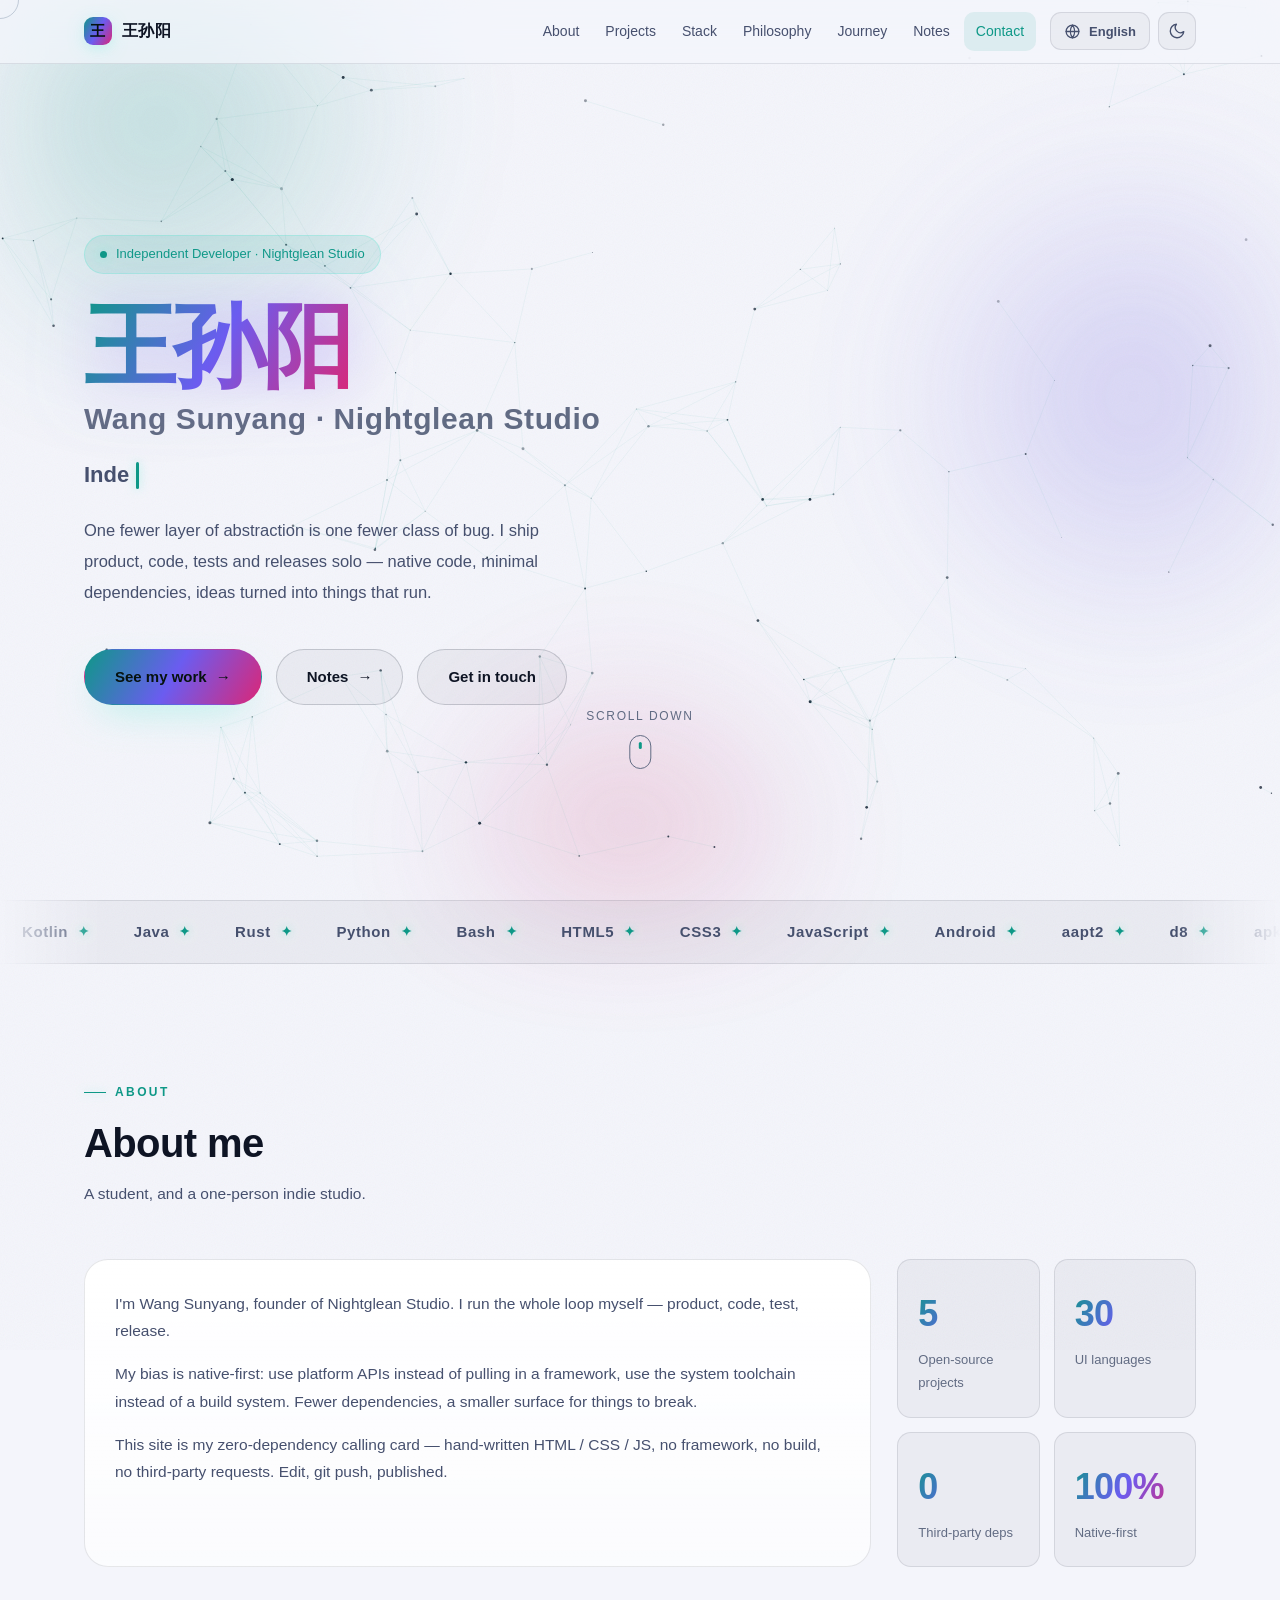
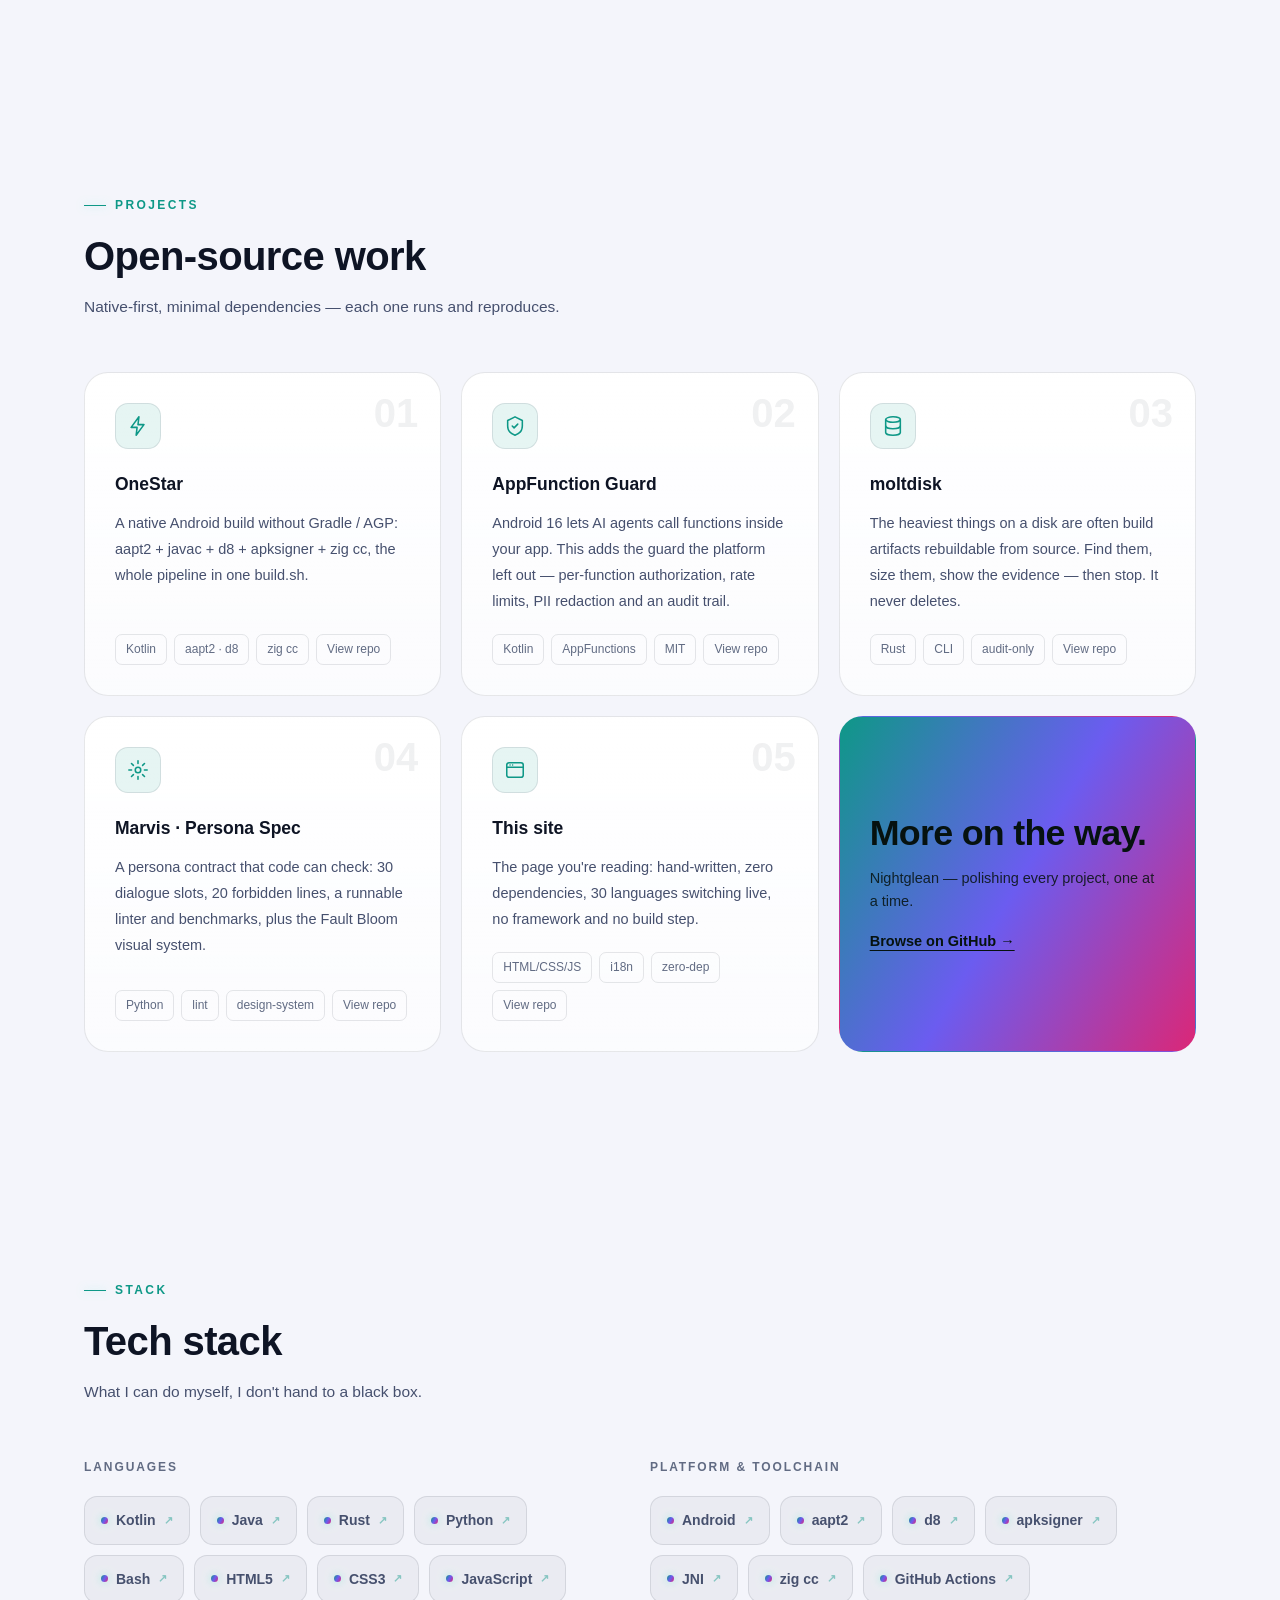
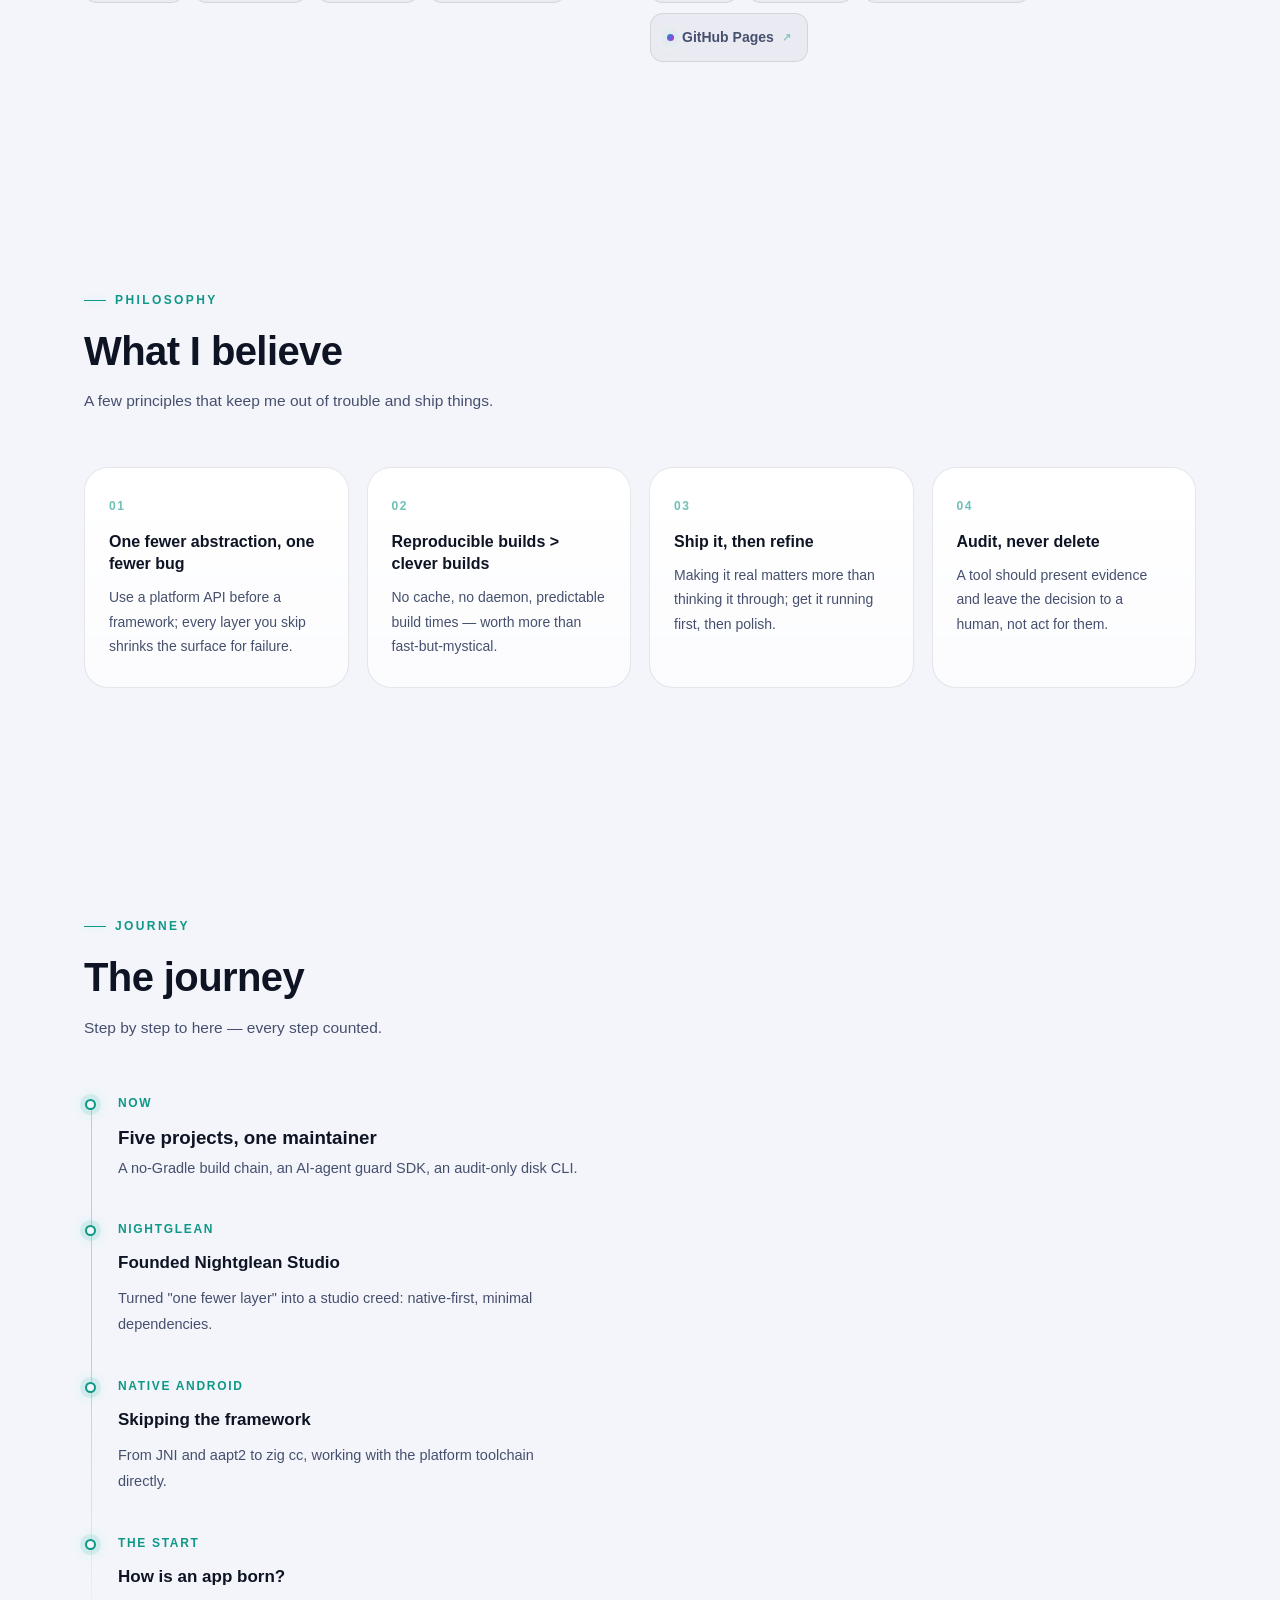
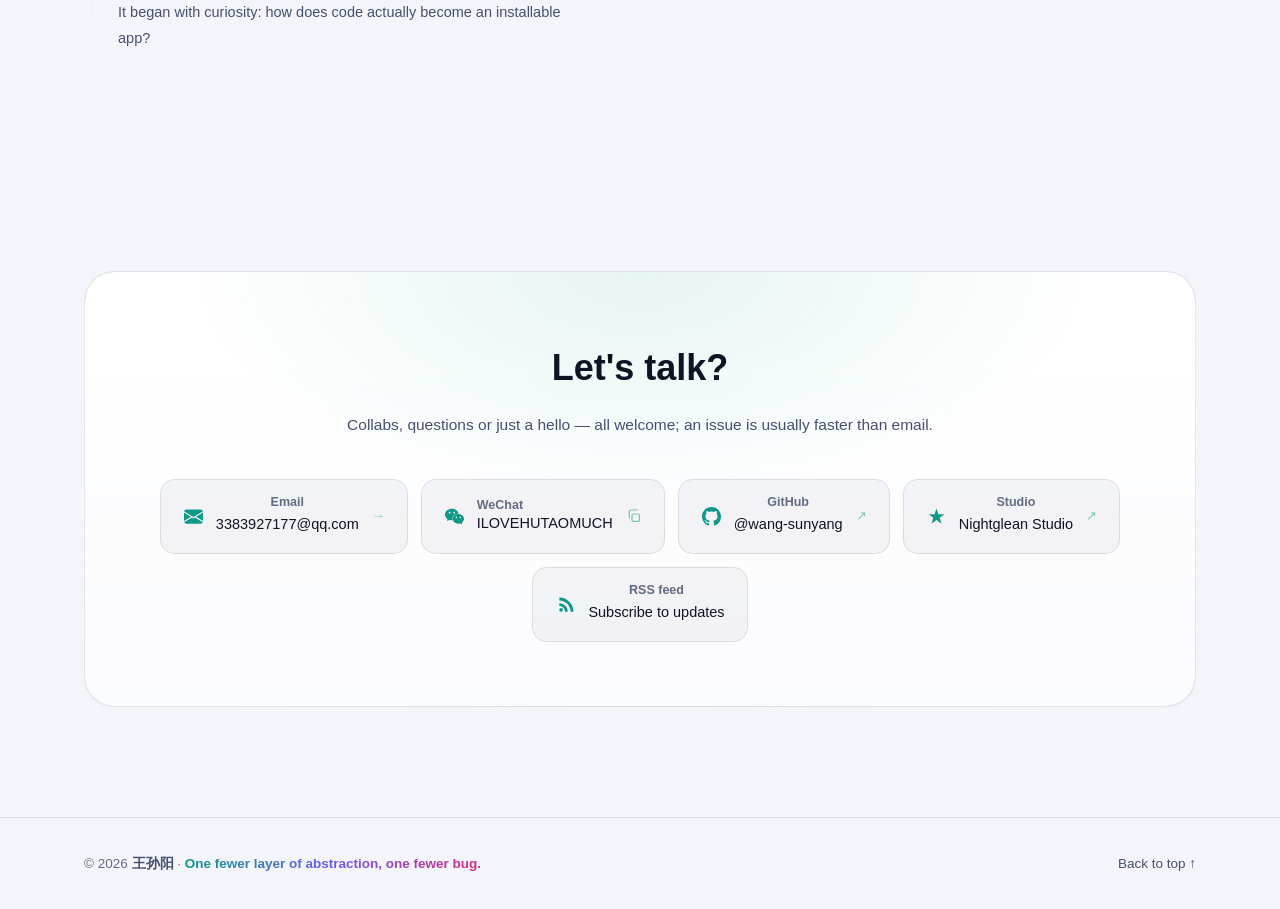
<file: en/index.html>
<!DOCTYPE html>
<html lang="en" data-theme="dark">
<head>
<meta charset="UTF-8">
<meta name="viewport" content="width=device-width, initial-scale=1.0">
<title>Wang Sunyang — Native Android Developer, Zero-dependency Front-end, AI Agent Guard</title>
<meta name="description" content="One fewer layer of abstraction is one fewer class of bug. I ship product, code, tests and releases solo — native code, minimal dependencies, ideas turned into things that run.">
<link rel="canonical" href="https://wang-sunyang.github.io/en/">
<meta name="theme-color" content="#05060e">
<meta name="color-scheme" content="dark light">

<meta property="og:type" content="website">
<meta property="og:site_name" content="王孙阳 · Wang Sunyang">
<meta property="og:title" content="Wang Sunyang — Native Android Developer, Zero-dependency Front-end, AI Agent Guard">
<meta property="og:description" content="One fewer layer of abstraction is one fewer class of bug. I ship product, code, tests and releases solo — native code, minimal dependencies, ideas turned into things that run.">
<meta property="og:url" content="https://wang-sunyang.github.io/en/">
<meta property="og:locale" content="en_US">
<meta property="og:locale:alternate" content="zh_CN">
<meta name="twitter:card" content="summary_large_image">
<meta name="twitter:title" content="Wang Sunyang — Native Android Developer, Zero-dependency Front-end, AI Agent Guard">
<meta name="twitter:description" content="One fewer layer of abstraction is one fewer class of bug. I ship product, code, tests and releases solo — native code, minimal dependencies, ideas turned into things that run.">

<link rel="icon" type="image/svg+xml" href="/favicon.svg">
<link rel="icon" type="image/png" sizes="32x32" href="/favicon-32.png">
<link rel="icon" type="image/png" sizes="16x16" href="/favicon-16.png">
<link rel="apple-touch-icon" sizes="180x180" href="/apple-touch-icon.png">
<link rel="icon" type="image/png" sizes="512x512" href="https://wang-sunyang.github.io/favicon-512.png">
<link rel="icon" type="image/webp" sizes="512x512" href="https://wang-sunyang.github.io/favicon-512.webp">
<link rel="manifest" href="https://wang-sunyang.github.io/site.webmanifest">
<link rel="sitemap" type="application/xml" title="Sitemap" href="/sitemap.xml">
  <link rel="alternate" type="application/rss+xml" title="王孙阳 · Wang Sunyang — 独立开发者" href="https://wang-sunyang.github.io/feed.xml">
<meta property="og:image" content="https://wang-sunyang.github.io/og-cover.jpg">
<meta property="og:image:width" content="1200">
<meta property="og:image:height" content="630">
<meta property="og:image:alt" content="王孙阳 · Wang Sunyang — 独立开发者">
<meta name="twitter:image" content="https://wang-sunyang.github.io/og-cover.jpg">
<meta name="twitter:image:alt" content="王孙阳 · Wang Sunyang — 独立开发者">

<script>
/* 首屏前决定主题，避免闪白/闪黑 */
(function(){var s=null;try{s=localStorage.getItem('theme');}catch(e){console.warn("[silent-catch]",e);}var l=window.matchMedia&&window.matchMedia('(prefers-color-scheme: light)').matches;document.documentElement.setAttribute('data-theme',s||(l?'light':'dark'));})();
</script>
<script>
/* 首屏语言判定：读 body 之前先定好 <html lang/dir>；
   目标语言不是中文时暂时隐藏正文，等词典就位再显示，避免先闪一句中文。 */
(function(){
  var L=["zh","zh-TW","en","ja","ko","fr","de","es","pt","it","ru","uk","pl","nl","tr","ar","hi","id","vi","th","el","sv","cs","ro","bn","ur","ms","tl","he","fa"];
  var RTL=["ar","he","fa","ur","yi","dv","ps","ckb","sd","ug"];
  var code="en";
  try{code=localStorage.getItem("lang")||sessionStorage.getItem("lang");}catch(e){console.warn("[silent-catch]",e);}
  if(!code||L.indexOf(code)<0){
    code=null;
    var list=(navigator.languages&&navigator.languages.length)?navigator.languages:[navigator.language||"zh"];
    for(var i=0;i<list.length;i++){
      var tag=String(list[i]||"").toLowerCase();if(!tag)continue;
      var bits=tag.split("-"),prim=bits[0],rest=bits.slice(1).join("-");
      if(prim==="zh"){code=(rest.indexOf("hant")>-1||rest==="tw"||rest==="hk"||rest==="mo")?"zh-TW":"zh";break;}
      if(L.indexOf(tag)>-1){code=tag;break;}
      if(L.indexOf(prim)>-1){code=prim;break;}
    }
    if(!code)code="zh";
  }
  var de=document.documentElement;
  de.setAttribute("lang",({"zh":"zh-CN","zh-TW":"zh-Hant"})[code]||code);
  de.setAttribute("dir",RTL.indexOf(code)>-1?"rtl":"ltr");
  window.__BOOT_LANG__=code;
  /* /en/ 预渲染页：正文已是英文，无需遮挡 */
  setTimeout(function(){if(!window.__LANG_READY__)de.className=de.className.replace(/\s*i18n-boot/g,"");},300);
})();
</script>
<style>:root{--bg:#05060e;--bg-2:#090b18;--surface:rgba(255,255,255,.04);--line:rgba(255,255,255,.09);--line-strong:rgba(255,255,255,.16);--text:#eef1fb;--text-2:#a3adc9;--text-3:#7b87ad;--acc1:#5eead4;--acc2:#a78bfa;--acc4:#f472b6;--acc1-soft:rgba(94,234,212,.12);--grad:linear-gradient(120deg,var(--acc1),var(--acc2) 50%,var(--acc4));--glow-1:rgba(94,234,212,.55);--glow-2:rgba(167,139,250,.55);--nav-bg:rgba(5,6,14,.6);--card-bg:linear-gradient(180deg,rgba(255,255,255,.05),rgba(255,255,255,.02));--hover:rgba(255,255,255,.08);--radius:24px;--radius-sm:14px;--shadow:0 30px 80px -40px rgba(0,0,0,.9);--ease:cubic-bezier(.22,.61,.36,1);--font:"Inter","SF Pro Display",-apple-system,BlinkMacSystemFont,"Segoe UI","PingFang SC","HarmonyOS Sans SC","Hiragino Sans GB","Microsoft YaHei","Noto Sans","Noto Sans Arabic","Noto Sans Thai","Noto Sans Devanagari",sans-serif;}:root[data-theme="light"]{--bg:#f4f5fb;--bg-2:#ffffff;--surface:rgba(15,23,42,.04);--line:rgba(15,23,42,.10);--line-strong:rgba(15,23,42,.18);--text:#0e1424;--text-2:#46506e;--text-3:#616b83;--acc1:#0e9887;--acc2:#6b5cf0;--acc4:#db2777;--acc1-soft:rgba(14,152,135,.10);--nav-bg:rgba(244,245,251,.72);--card-bg:linear-gradient(180deg,#ffffff,rgba(255,255,255,.65));--hover:rgba(15,23,42,.06);--shadow:0 30px 60px -42px rgba(15,23,42,.35);}*,*::before,*::after{margin:0;padding:0;box-sizing:border-box}html{scroll-behavior:smooth;scroll-padding-top:96px;-webkit-text-size-adjust:100%}body{font-family:var(--font);background:var(--bg);color:var(--text);font-size:16px;line-height:1.75;overflow-x:hidden;-webkit-font-smoothing:antialiased;font-variant-numeric:tabular-nums;transition:background .4s var(--ease),color .4s var(--ease);min-height:100vh;}::selection{background:var(--acc1);color:#04110f}html{scrollbar-width:thin;scrollbar-color:var(--line-strong) transparent}::-webkit-scrollbar{width:10px;height:10px}::-webkit-scrollbar-track{background:transparent}::-webkit-scrollbar-thumb{background:var(--line-strong);border-radius:8px;border:2.5px solid var(--bg)}@media (hover:hover){::-webkit-scrollbar-thumb:hover{background:var(--acc1)}}.btn:active,.link-item:active,.tool-btn:active{transform:scale(.96)}@keyframes gradHue{0%{filter:drop-shadow(0 0 30px var(--glow-2)) hue-rotate(0deg)}100%{filter:drop-shadow(0 0 30px var(--glow-2)) hue-rotate(360deg)}}@keyframes gradHuePlain{0%{filter:hue-rotate(0deg)}100%{filter:hue-rotate(360deg)}}#aurora{position:fixed;inset:0;z-index:0;pointer-events:none;overflow:hidden;filter:blur(70px) saturate(130%)}#aurora i{position:absolute;border-radius:50%;opacity:.55;mix-blend-mode:screen}#aurora i:nth-child(1){width:52vw;height:52vw;left:-14vw;top:-18vw;background:radial-gradient(circle,var(--acc1) 0%,transparent 62%);animation:drift1 26s var(--ease) infinite alternate}#aurora i:nth-child(2){width:46vw;height:46vw;right:-12vw;top:8vw;background:radial-gradient(circle,var(--acc2) 0%,transparent 62%);animation:drift2 32s var(--ease) infinite alternate}#aurora i:nth-child(3){width:38vw;height:38vw;left:30vw;bottom:-16vw;background:radial-gradient(circle,var(--acc4) 0%,transparent 60%);animation:drift3 38s var(--ease) infinite alternate}@keyframes drift1{to{transform:translate(8vw,6vh) scale(1.15)}}@keyframes drift2{to{transform:translate(-9vw,10vh) scale(1.08)}}@keyframes drift3{to{transform:translate(6vw,-8vh) scale(1.2)}}:root[data-theme="light"] #aurora{filter:blur(70px) saturate(90%);opacity:.7}:root[data-theme="light"] #aurora i{mix-blend-mode:multiply;opacity:.4}#stars{position:fixed;inset:0;z-index:1;pointer-events:none}#grain{position:fixed;inset:-50%;z-index:2;pointer-events:none;opacity:.05;background-image:url("data:image/svg+xml,%3Csvg xmlns='http://www.w3.org/2000/svg' width='160' height='160'%3E%3Cfilter id='n'%3E%3CfeTurbulence type='fractalNoise' baseFrequency='0.9' numOctaves='2'/%3E%3C/filter%3E%3Crect width='100%25' height='100%25' filter='url(%23n)'/%3E%3C/svg%3E");animation:grain 8s steps(6) infinite}@keyframes grain{0%,100%{transform:translate(0,0)}20%{transform:translate(-3%,2%)}40%{transform:translate(2%,-3%)}60%{transform:translate(-2%,-2%)}80%{transform:translate(3%,3%)}}#cdot,#cring{position:fixed;top:-100px;left:-100px;z-index:9999;pointer-events:none;border-radius:50%;transform:translate(-50%,-50%)}#cdot{width:6px;height:6px;background:var(--acc1);box-shadow:0 0 12px var(--glow-1);mix-blend-mode:difference}#cring{width:38px;height:38px;border:1.5px solid rgba(148,163,184,.5);transition:width .25s var(--ease),height .25s var(--ease),border-color .25s var(--ease),background .25s var(--ease)}#cring.hot{width:64px;height:64px;border-color:var(--acc1);background:var(--acc1-soft)}@media (hover:none),(pointer:coarse){#cdot,#cring{display:none}}body.cursor-on{cursor:none}body.cursor-on a,body.cursor-on button,body.cursor-on [data-tilt]{cursor:none}.skip{position:fixed;left:-9999px;top:0;z-index:200;background:var(--acc1);color:#04110f;padding:10px 18px;font-weight:700;text-decoration:none;border-radius:0 0 12px 0}.skip:focus{left:0}#progress{position:fixed;top:0;left:0;height:2px;width:0;z-index:120;background:var(--grad);box-shadow:0 0 14px var(--glow-1)}a:focus-visible,button:focus-visible,[tabindex]:focus-visible{outline:2px solid var(--acc1);outline-offset:3px;border-radius:8px}.sr-only{position:absolute;width:1px;height:1px;padding:0;margin:-1px;overflow:hidden;clip:rect(0,0,0,0);white-space:nowrap;border:0}.site-nav{position:fixed;top:0;left:0;right:0;z-index:100;background:var(--nav-bg);backdrop-filter:blur(20px) saturate(150%);-webkit-backdrop-filter:blur(20px) saturate(150%);border-bottom:1px solid var(--line);transition:background .4s var(--ease),border-color .4s var(--ease),box-shadow .4s var(--ease)}.site-nav.scrolled{box-shadow:0 12px 34px -24px rgba(0,0,0,.6);border-bottom-color:var(--line-strong)}.nav-inner{max-width:1160px;margin:0 auto;padding:12px 24px;display:flex;align-items:center;gap:14px}.logo{font-weight:800;font-size:16px;letter-spacing:.02em;text-decoration:none;display:inline-flex;align-items:center;gap:10px;color:var(--text);flex-shrink:0}.logo .lg-mark{width:28px;height:28px;border-radius:9px;display:grid;place-items:center;font-size:15px;font-weight:800;color:#04110f;background:var(--grad);box-shadow:0 4px 18px -4px var(--glow-1);position:relative;overflow:hidden;animation:gradHuePlain 9s linear infinite}.logo .lg-mark::after{content:"";position:absolute;inset:0;background:linear-gradient(120deg,transparent 30%,rgba(255,255,255,.7) 50%,transparent 70%);transform:translateX(-100%);animation:shine 4s var(--ease) infinite}@keyframes shine{0%,60%{transform:translateX(-100%)}100%{transform:translateX(100%)}}.nav-links{display:flex;gap:2px;margin-left:auto;overflow-x:auto;scrollbar-width:none}.nav-links::-webkit-scrollbar{display:none}.nav-links a{color:var(--text-2);text-decoration:none;font-size:14px;padding:7px 12px;border-radius:10px;white-space:nowrap;transition:color .25s var(--ease),background .25s var(--ease)}@media (hover:hover){.nav-links a:hover{color:var(--text);background:var(--hover)}}.nav-links a.active{color:var(--acc1);background:var(--acc1-soft)}.nav-tools{display:flex;align-items:center;gap:8px;flex-shrink:0}.tool-btn{width:38px;height:38px;display:grid;place-items:center;background:var(--surface);border:1px solid var(--line);border-radius:11px;color:var(--text-2);cursor:pointer;transition:color .25s var(--ease),border-color .25s var(--ease),background .25s var(--ease),transform .25s var(--ease)}@media (hover:hover){.tool-btn:hover{color:var(--acc1);border-color:var(--acc1);background:var(--acc1-soft);transform:translateY(-1px)}}.tool-btn svg{width:18px;height:18px;fill:none;stroke:currentColor;stroke-width:1.8;stroke-linecap:round;stroke-linejoin:round}:root[data-theme="dark"] .i-moon{display:none}:root[data-theme="light"] .i-sun{display:none}.burger-btn{display:none}.menu-overlay{position:fixed;inset:0;z-index:140;background:rgba(4,5,12,.55);backdrop-filter:blur(4px);-webkit-backdrop-filter:blur(4px);opacity:0;visibility:hidden;transition:opacity .3s var(--ease),visibility .3s}.menu-overlay.open{opacity:1;visibility:visible}.mobile-menu{position:fixed;top:0;right:0;bottom:0;z-index:145;width:min(320px,86vw);background:var(--bg-2);border-left:1px solid var(--line);padding:18px 16px;display:flex;flex-direction:column;transform:translateX(105%);transition:transform .35s var(--ease);overflow-y:auto;overscroll-behavior:contain}.mobile-menu.open{transform:none}.mm-head{display:flex;align-items:center;justify-content:space-between;margin-bottom:14px;padding:0 4px}.mm-close{background:none;border:none;color:var(--text-3);cursor:pointer;width:34px;height:34px;display:grid;place-items:center;border-radius:10px;font-size:16px}@media (hover:hover){.mm-close:hover{color:var(--text);background:var(--hover)}}.mm-links{display:flex;flex-direction:column;gap:3px}.mm-links a{color:var(--text-2);text-decoration:none;font-size:16px;font-weight:600;padding:13px 16px;border-radius:13px;transition:color .2s var(--ease),background .2s var(--ease)}@media (hover:hover){.mm-links a:hover{color:var(--text);background:var(--hover)}}.mm-links a.notes-link{color:var(--acc1);background:var(--acc1-soft);display:flex;align-items:center;justify-content:space-between}.mm-links a.notes-link::after{content:"→"}.mm-foot{margin-top:auto;padding:16px 4px 0;border-top:1px solid var(--line);color:var(--text-3);font-size:12.5px}[dir="rtl"] .mobile-menu{border-left:none;border-right:1px solid var(--line)}[dir="rtl"] .mm-head{flex-direction:row-reverse}[dir="rtl"] .mm-links a.notes-link::after{content:"←"}.lang-btn{width:auto;padding:0 13px;gap:8px;display:flex;align-items:center;font-family:inherit;font-size:13px;font-weight:600}.lang-btn svg{width:17px;height:17px}#langPanel{position:fixed;z-index:150;width:min(420px,calc(100vw - 32px));max-height:70vh;overflow:hidden;background:var(--bg-2);border:1px solid var(--line);border-radius:20px;box-shadow:var(--shadow);opacity:0;visibility:hidden;transform:translateY(12px) scale(.98);transform-origin:top right;transition:opacity .28s var(--ease),transform .28s var(--ease),visibility .28s}#langPanel.open{opacity:1;visibility:visible;transform:none}[dir="rtl"] #langPanel{transform-origin:top left;}.lang-head{display:flex;align-items:center;justify-content:space-between;padding:16px 18px 12px;border-bottom:1px solid var(--line)}.lang-head b{font-size:14px;font-weight:700}.lang-close{background:none;border:none;color:var(--text-3);cursor:pointer;width:28px;height:28px;display:grid;place-items:center;border-radius:8px}@media (hover:hover){.lang-close:hover{color:var(--text);background:var(--hover)}}.lang-list{overflow-y:auto;max-height:calc(70vh - 60px);padding:8px}.lang-list button{width:100%;display:flex;align-items:center;gap:12px;background:none;border:none;color:var(--text-2);font-family:inherit;font-size:14px;padding:11px 12px;border-radius:12px;cursor:pointer;text-align:start;transition:background .2s,color .2s}@media (hover:hover){.lang-list button:hover{background:var(--hover);color:var(--text)}}.lang-list button.active{background:var(--acc1-soft);color:var(--acc1);box-shadow:inset 0 0 0 1px rgba(94,234,212,.35),inset 3px 0 0 var(--acc1)}.lang-list .lg-dot{width:10px;height:10px;border-radius:50%;background:var(--grad);box-shadow:0 0 8px var(--glow-1);flex:none}.lang-list .lg-native{font-weight:600}.lang-list .lg-sub{font-size:12px;color:var(--text-3)}.lang-list button .chk{margin-inline-start:auto;color:var(--acc1);opacity:0}.lang-list button.active .chk{opacity:1}main{position:relative;z-index:5}.wrap{max-width:1160px;margin:0 auto;padding:0 24px}section{padding:110px 0;position:relative}.sec-head{max-width:680px;margin-bottom:52px}.sec-tag{display:inline-flex;align-items:center;gap:9px;font-size:12px;font-weight:700;letter-spacing:.2em;text-transform:uppercase;color:var(--acc1);margin-bottom:16px}.sec-tag::before{content:"";width:22px;height:1px;background:var(--acc1);box-shadow:0 0 8px var(--glow-1)}.sec-head h2{font-size:clamp(28px,3.6vw,40px);line-height:1.22;letter-spacing:-.015em;margin-bottom:12px;font-weight:800}.sec-head p{color:var(--text-2);font-size:15.5px;max-width:56ch}.hero{min-height:100vh;min-height:100svh;display:flex;align-items:center;padding:130px 0 90px}.hero-inner{position:relative;width:100%}.chip{display:inline-flex;align-items:center;gap:9px;font-size:13px;color:var(--acc1);background:var(--acc1-soft);border:1px solid rgba(94,234,212,.3);padding:7px 15px;border-radius:999px;margin-bottom:26px}.chip .dot{width:7px;height:7px;border-radius:50%;background:var(--acc1);box-shadow:0 0 12px var(--glow-1);animation:pulse 2.4s infinite}@keyframes pulse{0%,100%{opacity:1;transform:scale(1)}50%{opacity:.35;transform:scale(.8)}}h1{font-size:clamp(46px,8.6vw,92px);line-height:1.02;letter-spacing:-.03em;font-weight:800;margin-bottom:22px}h1 .glyph{background:var(--grad);-webkit-background-clip:text;background-clip:text;color:transparent;filter:drop-shadow(0 0 30px var(--glow-2));animation:gradHue 11s linear infinite}h1 .latin{display:block;font-size:clamp(20px,3vw,30px);letter-spacing:.02em;font-weight:700;color:var(--text-3);margin-top:10px}.type-line{min-height:32px;font-size:clamp(17px,2.4vw,22px);color:var(--text-2);font-weight:600;margin-bottom:20px;display:flex;align-items:center;gap:4px}.type-line .caret{display:inline-block;width:3px;height:1.2em;background:var(--acc1);margin-left:3px;animation:blink 1s steps(1) infinite;border-radius:2px;box-shadow:0 0 10px var(--glow-1)}@keyframes blink{50%{opacity:0}}.lead{font-size:16.5px;color:var(--text-2);max-width:52ch;line-height:1.9;margin-bottom:40px}.lead strong{color:var(--text);font-weight:650}.btns{display:flex;gap:14px;flex-wrap:wrap}.btn{display:inline-flex;align-items:center;gap:9px;padding:14px 30px;border-radius:999px;font-size:15px;font-weight:650;text-decoration:none;border:1px solid transparent;position:relative;overflow:hidden;transition:transform .25s var(--ease),box-shadow .25s var(--ease),border-color .25s var(--ease)}.btn .arrow{transition:transform .25s var(--ease)}@media (hover:hover){.btn:hover .arrow{transform:translateX(4px)}}.btn.primary{background:var(--grad);color:#06120f;box-shadow:0 16px 40px -16px var(--glow-1);animation:gradHuePlain 6s linear infinite}.btn.primary::after{content:"";position:absolute;inset:0;background:linear-gradient(120deg,transparent 30%,rgba(255,255,255,.55) 50%,transparent 70%);transform:translateX(-120%);transition:transform .6s var(--ease)}@media (hover:hover){.btn.primary:hover::after{transform:translateX(120%)}}@media (hover:hover){.btn.primary:hover{transform:translateY(-2px);box-shadow:0 22px 50px -16px var(--glow-1)}}.btn.ghost{color:var(--text);background:var(--surface);border-color:var(--line-strong)}@media (hover:hover){.btn.ghost:hover{transform:translateY(-2px);border-color:var(--acc1);background:var(--acc1-soft)}}.scroll-hint{position:absolute;left:50%;bottom:-64px;transform:translateX(-50%);display:flex;flex-direction:column;align-items:center;gap:8px;color:var(--text-3);font-size:12px;letter-spacing:.14em;text-transform:uppercase}.scroll-hint .mouse{width:22px;height:34px;border:1.5px solid var(--text-3);border-radius:12px;position:relative}.scroll-hint .mouse::after{content:"";position:absolute;left:50%;top:6px;width:3px;height:7px;background:var(--acc1);border-radius:3px;transform:translateX(-50%);animation:wheel 1.8s infinite}@keyframes wheel{0%{opacity:1;transform:translate(-50%,0)}100%{opacity:0;transform:translate(-50%,12px)}}.marquee{position:relative;z-index:5;border-top:1px solid var(--line);border-bottom:1px solid var(--line);background:var(--surface);overflow:hidden;padding:18px 0;-webkit-mask-image:linear-gradient(90deg,transparent,#000 8%,#000 92%,transparent);mask-image:linear-gradient(90deg,transparent,#000 8%,#000 92%,transparent)}.marquee-track{display:flex;gap:0;width:max-content;animation:scrollX 30s linear infinite}@media (hover:hover){.marquee:hover .marquee-track{animation-play-state:paused}}.marquee-track span{display:inline-flex;align-items:center;gap:10px;padding:0 22px;font-size:15px;font-weight:650;color:var(--text-2);white-space:nowrap;letter-spacing:.04em}.marquee-track span::after{content:"✦";color:var(--acc1);font-size:13px;text-shadow:0 0 10px var(--glow-1)}@keyframes scrollX{to{transform:translateX(-50%)}}.card{background:var(--card-bg);border:1px solid var(--line);border-radius:var(--radius);padding:30px;position:relative;transition:transform .3s var(--ease),border-color .3s var(--ease),box-shadow .3s var(--ease)}.glow-card{position:relative}.glow-card::before{content:"";position:absolute;inset:-1px;border-radius:inherit;padding:1px;background:conic-gradient(from var(--a,0deg),transparent 0deg,var(--acc1) 60deg,transparent 120deg,var(--acc2) 200deg,transparent 280deg);-webkit-mask:linear-gradient(#000 0 0) content-box,linear-gradient(#000 0 0);-webkit-mask-composite:xor;mask-composite:exclude;opacity:0;transition:opacity .4s var(--ease)}@media (hover:hover){.glow-card:hover::before{opacity:1;animation:spinborder 3.5s linear infinite}}@property --a{syntax:"<angle>";initial-value:0deg;inherits:false}@keyframes spinborder{to{--a:360deg}}.about-grid{display:grid;grid-template-columns:1.45fr .55fr;gap:26px;align-items:stretch}.about-text p{color:var(--text-2);margin-bottom:16px;font-size:15.5px}.about-text p:last-child{margin-bottom:0}.about-text strong{color:var(--text);font-weight:650}.stats{display:grid;grid-template-columns:1fr 1fr;gap:14px}.stat{background:var(--surface);border:1px solid var(--line);border-radius:var(--radius-sm);padding:22px 20px;display:flex;flex-direction:column;gap:4px;position:relative;overflow:hidden}.stat::after{content:"";position:absolute;inset:0;background:radial-gradient(160px 90px at 50% 0%,var(--acc1-soft),transparent 70%);opacity:0;transition:opacity .3s}@media (hover:hover){.stat:hover::after{opacity:1}}@media (hover:hover){.stat:hover{border-color:rgba(94,234,212,.4)}}.stat b{font-size:clamp(26px,3vw,36px);font-weight:800;letter-spacing:-.02em;background:var(--grad);-webkit-background-clip:text;background-clip:text;color:transparent;animation:gradHuePlain 7s linear infinite}.stat span{font-size:13px;color:var(--text-3)}.projects{display:grid;grid-template-columns:repeat(3,1fr);gap:20px}.proj{display:flex;flex-direction:column;text-decoration:none;color:inherit;position:relative;overflow:hidden;transform-style:preserve-3d}.proj .idx{position:absolute;top:20px;right:22px;font-size:40px;font-weight:800;color:var(--text);opacity:.06;line-height:1;font-variant-numeric:tabular-nums}.proj .ico{width:46px;height:46px;border-radius:13px;display:grid;place-items:center;margin-bottom:20px;background:var(--acc1-soft);border:1px solid var(--line);color:var(--acc1);transition:transform .3s var(--ease),box-shadow .3s var(--ease)}.proj .ico svg{width:22px;height:22px;fill:none;stroke:currentColor;stroke-width:1.7;stroke-linecap:round;stroke-linejoin:round}.proj h3{font-size:17.5px;font-weight:750;margin-bottom:10px;display:flex;align-items:center;gap:8px}.proj h3 .go{font-size:13px;color:var(--acc1);opacity:0;transform:translateX(-5px);transition:.25s var(--ease);font-weight:700}@media (hover:hover){.proj:hover h3 .go{opacity:1;transform:translateX(0)}}.proj p{font-size:14.5px;color:var(--text-2);line-height:1.8;flex:1;margin-bottom:20px}.proj .meta{display:flex;flex-wrap:wrap;gap:7px}.proj .meta span{font-size:12px;color:var(--text-3);border:1px solid var(--line);padding:4px 10px;border-radius:7px}.proj .glare{position:absolute;inset:0;pointer-events:none;background:radial-gradient(320px 200px at var(--gx,50%) var(--gy,0%),rgba(255,255,255,.12),transparent 60%);opacity:0;transition:opacity .3s}@media (hover:hover){.proj:hover .glare{opacity:1}}@media (hover:hover){.proj:hover .ico{transform:scale(1.08) rotate(-4deg);box-shadow:0 8px 20px -6px var(--glow-1)}}.more-card{display:flex;flex-direction:column;justify-content:center;gap:14px;background:var(--grad);color:#06120f;text-decoration:none;overflow:hidden;border-color:transparent;animation:gradHuePlain 8s linear infinite}.more-card::after{content:"";position:absolute;inset:0;border-radius:inherit;background:linear-gradient(120deg,transparent 30%,rgba(255,255,255,.5) 50%,transparent 70%);transform:translateX(-120%);transition:transform .7s var(--ease)}@media (hover:hover){.more-card:hover::after{transform:translateX(120%)}}@media (hover:hover){.more-card:hover{transform:translateY(-6px);box-shadow:0 24px 60px -18px var(--glow-1)}}.more-card .more-title{font-size:clamp(26px,2.8vw,38px);font-weight:800;line-height:1.08;letter-spacing:-.02em;text-wrap:balance}.more-card .more-desc{font-size:14.5px;opacity:.85;line-height:1.6}.more-card .more-link{font-size:14.5px;font-weight:700;text-decoration:underline;text-underline-offset:4px;margin-top:2px;display:inline-flex;align-items:center;gap:6px}.stack-wrap{display:grid;grid-template-columns:1fr 1fr;gap:20px}.stack-group .k{font-size:12px;font-weight:700;letter-spacing:.16em;text-transform:uppercase;color:var(--text-3);margin-bottom:18px}.stack-tags{display:flex;flex-wrap:wrap;gap:10px}.stack-tags a{display:inline-flex;align-items:center;gap:8px;padding:11px 16px;border-radius:13px;background:var(--surface);border:1px solid var(--line);font-size:14px;font-weight:600;color:var(--text-2);text-decoration:none;transition:transform .22s var(--ease),border-color .22s,color .22s,background .22s}@media (hover:hover){.stack-tags a:hover{transform:translateY(-3px);border-color:var(--acc1);color:var(--text);background:var(--acc1-soft)}}.stack-tags a::before{content:"";width:7px;height:7px;border-radius:50%;background:var(--grad);box-shadow:0 0 8px var(--glow-1);flex:none}.stack-tags a::after{content:"↗";font-size:11px;line-height:1;opacity:.45;color:var(--acc1);transition:opacity .22s var(--ease),transform .22s var(--ease)}@media (hover:hover){.stack-tags a:hover::after{opacity:1;transform:translate(1px,-1px)}}@media (hover:hover){.stack-tags a:hover::before{box-shadow:0 0 14px var(--glow-1)}}[dir="rtl"] .stack-tags a::after{transform:scaleX(-1)}@media (hover:hover){[dir="rtl"] .stack-tags a:hover::after{transform:scaleX(-1) translate(1px,-1px)}}.phil{display:grid;grid-template-columns:repeat(4,1fr);gap:18px}.phil-item{padding:28px 24px}.phil-item .n{font-size:12px;font-weight:800;letter-spacing:.14em;color:var(--acc1);opacity:.6;margin-bottom:14px;font-variant-numeric:tabular-nums}.phil-item h3{font-size:16px;font-weight:750;margin-bottom:10px;line-height:1.4}.phil-item p{font-size:14px;color:var(--text-2);line-height:1.75}.timeline{position:relative;padding-left:34px;max-width:820px}.timeline::before{content:"";position:absolute;left:7px;top:8px;bottom:8px;width:1px;background:linear-gradient(180deg,var(--acc1),var(--acc2),transparent);opacity:.32}.timeline::after{content:"";position:absolute;left:7px;top:8px;bottom:8px;width:1px;background:linear-gradient(180deg,var(--acc1),var(--acc2));transform-origin:top;transform:scaleY(var(--tl-p,0));transition:transform .15s linear;box-shadow:0 0 12px var(--glow-1)}.tl-item{position:relative;padding-bottom:38px}.tl-item:last-child{padding-bottom:0}.tl-item::before{content:"";position:absolute;left:-33px;top:6px;width:11px;height:11px;border-radius:50%;background:var(--bg);border:2px solid var(--acc1);box-shadow:0 0 0 5px var(--acc1-soft),0 0 16px var(--glow-1)}.tl-item time{font-size:12px;font-weight:800;letter-spacing:.14em;text-transform:uppercase;color:var(--acc1);display:block;margin-bottom:8px}.tl-item h4{font-size:17px;font-weight:750;margin-bottom:8px}.tl-item p{font-size:14.5px;color:var(--text-2);line-height:1.8;max-width:58ch}@media (hover:hover){.tl-item:hover::before{box-shadow:0 0 0 5px var(--acc1-soft),0 0 22px var(--glow-1)}}.contact-card{background:radial-gradient(640px 320px at 50% 0%,var(--acc1-soft),transparent 70%),var(--card-bg);border:1px solid var(--line);border-radius:30px;padding:64px 44px;text-align:center;position:relative;overflow:hidden}.contact-card::before{content:"";position:absolute;inset:-1px;border-radius:inherit;padding:1px;background:linear-gradient(120deg,var(--acc1),transparent 40%,var(--acc2));-webkit-mask:linear-gradient(#000 0 0) content-box,linear-gradient(#000 0 0);-webkit-mask-composite:xor;mask-composite:exclude;opacity:.5}.contact-card h2{font-size:clamp(26px,3.4vw,36px);margin-bottom:12px}.contact-card>p{color:var(--text-2);margin-bottom:40px;font-size:15.5px}.links{display:flex;gap:13px;justify-content:center;flex-wrap:wrap}.link-item{display:inline-flex;align-items:center;gap:11px;text-decoration:none;color:var(--text);background:var(--surface);border:1px solid var(--line);border-radius:15px;padding:15px 22px;transition:transform .25s var(--ease),border-color .25s,background .25s}@media (hover:hover){.link-item:hover{transform:translateY(-3px);border-color:var(--acc1);background:var(--acc1-soft)}}.link-item .ico-s{display:grid;place-items:center;flex:none;width:22px;height:22px;color:var(--acc1)}.link-item .ico-s svg{width:19px;height:19px;fill:currentColor;stroke:none}button.link-item{font-family:inherit;font-size:inherit;cursor:pointer;text-align:left}.link-item b{font-size:12.5px;font-weight:650;color:var(--text-3);display:block;line-height:1.2}.link-item span.t{font-size:14.5px;line-height:1.4}.link-item.copied{border-color:var(--acc1);background:var(--acc1-soft)}.link-item{position:relative}.link-item::after{font-size:13px;color:var(--acc1);opacity:.5;transition:opacity .22s var(--ease),transform .22s var(--ease);margin-inline-start:2px;flex:none}@media (hover:hover){.link-item:hover::after{opacity:1}}a.link-item[href^="mailto:"]::after{content:"→"}a.link-item[target="_blank"]::after{content:"↗"}@media (hover:hover){a.link-item:hover::after{transform:translate(1px,-1px)}}.link-item .cp{display:grid;place-items:center;flex:none;color:var(--acc1);opacity:.55;transition:opacity .22s var(--ease),transform .22s var(--ease);margin-inline-start:2px}@media (hover:hover){.link-item:hover .cp{opacity:1}}.link-item .cp svg{width:16px;height:16px;fill:none;stroke:currentColor;stroke-width:1.8;stroke-linecap:round;stroke-linejoin:round}footer{position:relative;z-index:5;border-top:1px solid var(--line);padding:34px 0;font-size:13.5px;color:var(--text-3)}.foot-inner{display:flex;justify-content:space-between;align-items:center;gap:16px;flex-wrap:wrap}footer b{color:var(--text-2);font-weight:650}footer a{color:var(--text-2);text-decoration:none}@media (hover:hover){footer a:hover{color:var(--acc1)}}.motto{background:var(--grad);-webkit-background-clip:text;background-clip:text;color:transparent;font-weight:700;animation:gradHuePlain 9s linear infinite}#toTop{position:fixed;right:22px;bottom:22px;z-index:90;width:46px;height:46px;border-radius:14px;background:var(--bg-2);border:1px solid var(--line);color:var(--text-2);cursor:pointer;display:grid;place-items:center;box-shadow:var(--shadow);opacity:0;visibility:hidden;transform:translateY(10px);transition:.3s var(--ease)}#toTop.show{opacity:1;visibility:visible;transform:none}@media (hover:hover){#toTop:hover{color:var(--acc1);border-color:var(--acc1)}}#toast{position:fixed;left:50%;bottom:30px;transform:translate(-50%,16px);z-index:300;display:flex;align-items:center;gap:10px;background:var(--bg-2);border:1px solid var(--line-strong);color:var(--text);padding:12px 20px;border-radius:14px;font-size:14px;font-weight:600;box-shadow:var(--shadow);opacity:0;visibility:hidden;transition:opacity .32s var(--ease),transform .32s var(--ease),visibility .32s;pointer-events:none;max-width:min(90vw,420px)}#toast.show{opacity:1;visibility:visible;transform:translate(-50%,0)}#toast .tick{color:var(--acc1);display:grid;place-items:center;flex:none}#toast .tick svg{width:18px;height:18px;fill:none;stroke:currentColor;stroke-width:2.2;stroke-linecap:round;stroke-linejoin:round}#toTop svg{width:20px;height:20px;fill:none;stroke:currentColor;stroke-width:2;stroke-linecap:round;stroke-linejoin:round}#kbdPanel{position:fixed;inset:0;z-index:280;display:flex;align-items:center;justify-content:center;padding:20px;pointer-events:none}#kbdPanel .kbd-backdrop{position:absolute;inset:0;background:rgba(3,5,12,.6);backdrop-filter:blur(5px);-webkit-backdrop-filter:blur(5px);opacity:0;transition:opacity .3s var(--ease)}#kbdPanel .kbd-card{position:relative;background:var(--bg-2);border:1px solid var(--line-strong);border-radius:20px;padding:26px 24px;max-width:400px;width:100%;box-shadow:var(--shadow);transform:translateY(14px) scale(.96);opacity:0;transition:transform .32s var(--ease),opacity .32s var(--ease)}#kbdPanel.open{pointer-events:auto}#kbdPanel.open .kbd-backdrop{opacity:1}#kbdPanel.open .kbd-card{transform:none;opacity:1}#kbdPanel .kbd-head{display:flex;justify-content:space-between;align-items:center;margin-bottom:10px}#kbdPanel .kbd-head b{font-size:16px;letter-spacing:-.01em}#kbdPanel .kbd-row{display:flex;align-items:center;justify-content:space-between;gap:16px;padding:11px 0;border-bottom:1px solid var(--line);font-size:14px;color:var(--text-2)}#kbdPanel .kbd-row:last-of-type{border-bottom:none}#kbdPanel kbd{font-family:inherit;font-size:12px;font-weight:750;color:var(--acc1);background:var(--acc1-soft);border:1px solid rgba(94,234,212,.32);border-radius:8px;padding:4px 10px;min-width:28px;text-align:center;box-shadow:0 2px 0 rgba(94,234,212,.16);line-height:1}#kbdPanel .kbd-hint{font-size:12px;color:var(--text-3);margin-top:16px;text-align:center}.js .reveal{opacity:0;transform:translateY(24px);filter:blur(6px);transition:opacity .7s var(--ease),transform .7s var(--ease),filter .7s var(--ease)}.js .reveal.in{opacity:1;transform:none;filter:none}[dir="rtl"] .nav-links{margin-left:0;margin-right:auto}[dir="rtl"] .sec-tag::before{order:2}[dir="rtl"] .timeline{padding-left:0;padding-right:34px}[dir="rtl"] .timeline::before{left:auto;right:7px}[dir="rtl"] .timeline::after{left:auto;right:7px}[dir="rtl"] .tl-item::before{left:auto;right:-33px}[dir="rtl"] .proj .idx{right:auto;left:22px}[dir="rtl"] .btn .arrow{transform:rotate(180deg)}@media (hover:hover){[dir="rtl"] .btn:hover .arrow{transform:rotate(180deg) translateX(-4px)}}@media (max-width:980px){.about-grid{grid-template-columns:1fr}.projects{grid-template-columns:1fr 1fr}.phil{grid-template-columns:1fr 1fr}.stack-wrap{grid-template-columns:1fr}}@media (max-width:860px){.nav-links{display:none}.burger-btn{display:grid}}@media (max-width:680px){.wrap{padding:0 18px}section{padding:80px 0}.hero{padding:112px 0 76px;min-height:auto}h1{font-size:clamp(40px,12vw,56px)}.projects{grid-template-columns:1fr}.phil{grid-template-columns:1fr}.contact-card{padding:48px 22px;border-radius:22px}.links{flex-direction:column}.link-item{width:100%;justify-content:center}.scroll-hint{display:none}.nav-inner{padding:10px 16px}.btns{width:100%}.btns .btn{flex:1 1 auto;justify-content:center}#langPanel{left:12px;right:12px;width:auto;top:auto;bottom:calc(12px + env(safe-area-inset-bottom,0px));max-height:520px;max-height:min(74dvh,520px);transform-origin:bottom center;transform:translateY(20px) scale(.98)}.lang-list{max-height:460px;max-height:calc(min(74dvh,520px) - 60px);-webkit-overflow-scrolling:touch}}@media (prefers-reduced-motion:reduce){html{scroll-behavior:auto}*,*::before,*::after{animation-duration:.01ms !important;animation-iteration-count:1 !important;transition-duration:.01ms !important}.js .reveal{opacity:1;transform:none;filter:none}#aurora i,.marquee-track,.ring{animation:none}#grain{display:none}}#langPanel .lang-search-wrap{padding:10px 12px 4px;}#langPanel .lang-search{width:100%;box-sizing:border-box;padding:8px 11px;border-radius:9px;border:1px solid rgba(128,128,128,.35);background:rgba(128,128,128,.08);color:inherit;font:inherit;font-size:13px;line-height:1.3;-webkit-appearance:none;appearance:none;}#langPanel .lang-search::-webkit-search-cancel-button{-webkit-appearance:none;}#langPanel .lang-search:focus{outline:2px solid var(--acc1);outline-offset:1px;}#langPanel .lang-list button[data-lang]:focus-visible{outline:2px solid var(--acc1);outline-offset:2px;}#langPanel.no-match .lang-list::after{content:"\2014";display:block;padding:22px 0;text-align:center;opacity:.55;}html.lang-lock,html.lang-lock body{overflow:hidden;}@media (prefers-reduced-motion:reduce){#langPanel,.lang-search-wrap{transition:none!important;animation:none!important;}}html:lang(bn){font-family:"Noto Sans Bengali","Nirmala UI","Segoe UI",system-ui,sans-serif;}html:lang(ur){font-family:"Noto Nastaliq Urdu","Noto Naskh Arabic","Segoe UI",Tahoma,system-ui,sans-serif;}html:lang(fa),html:lang(he),html:lang(ar),html:lang(sd),html:lang(ps){font-family:"Segoe UI",Tahoma,"Noto Naskh Arabic","Noto Sans Hebrew",system-ui,sans-serif;}#langPanel{display:flex;flex-direction:column}.lang-head,.lang-search-wrap,.lang-remember{flex:none}#langPanel .lang-list{flex:1 1 auto;min-height:0;max-height:none;overscroll-behavior:contain}.lang-remember{display:flex;align-items:center;gap:12px;justify-content:space-between;padding:11px 18px;border-bottom:1px solid var(--line)}.lang-remember .lr-text{display:flex;flex-direction:column;gap:2px;min-width:0}.lang-remember .lr-text b{font-size:13px;font-weight:650;color:var(--text);line-height:1.25}.lang-remember .lr-sub{font-size:11.5px;color:var(--text-3);line-height:1.35}.lr-switch{flex:none;position:relative;width:44px;height:25px;padding:0;border-radius:999px;border:1px solid var(--line);background:rgba(128,128,128,.22);cursor:pointer;transition:background .22s var(--ease),border-color .22s var(--ease)}.lr-switch .lr-knob{position:absolute;top:2px;left:2px;width:19px;height:19px;border-radius:50%;background:var(--text-3);transition:transform .22s var(--ease),background .22s var(--ease)}.lr-switch[aria-checked="true"]{background:var(--acc1-soft);border-color:rgba(94,234,212,.45)}.lr-switch[aria-checked="true"] .lr-knob{transform:translateX(19px);background:var(--acc1)}.lr-switch:focus-visible{outline:2px solid var(--acc1);outline-offset:2px}html[dir="rtl"] .lr-switch .lr-knob{left:auto;right:2px}html[dir="rtl"] .lr-switch[aria-checked="true"] .lr-knob{transform:translateX(-19px)}#langPanel .lang-list .lg-native,#langPanel .lang-list .lg-sub{overflow-wrap:anywhere}#langPanel .lang-list{scrollbar-width:thin;scrollbar-color:rgba(148,163,184,.45) transparent;scroll-padding-block:6px}#langPanel .lang-list::-webkit-scrollbar{width:8px}#langPanel .lang-list::-webkit-scrollbar-track{background:transparent}#langPanel .lang-list::-webkit-scrollbar-thumb{background:rgba(148,163,184,.4);border-radius:99px;border:2px solid transparent;background-clip:content-box}@media (hover:hover){#langPanel .lang-list::-webkit-scrollbar-thumb:hover{background:rgba(148,163,184,.65);background-clip:content-box}}@media (max-width:400px){.lang-remember{padding:9px 16px}.lang-remember .lr-sub{display:none}}:target,[id]{scroll-margin-top:96px}html.i18n-boot{background:#05060e}html[data-theme="light"].i18n-boot{background:#f4f5fb}@media print{@page{margin:14mm 12mm}html,body{background:#fff!important;color:#111!important}body{color-adjust:exact;-webkit-print-color-adjust:exact;print-color-adjust:exact}#langPanel,#langBtn,#menuBtn,#mobileMenu,#menuOverlay,#langSearch,#bodyNote,.aurora,.grain,.noise,.cursor-glow,.lang-search-wrap,.skip-link,.sr-only,.theme-toggle,nav,.nav,.topbar,.lang-wrap,.more-wrap{display:none!important}a{color:#111!important;text-decoration:underline}a[href^="http"]::after{content:" (" attr(href) ")";font-size:9pt;color:#555;word-break:break-all}h1,h2,h3{break-after:avoid;page-break-after:avoid}img,pre,table,blockquote,figure{break-inside:avoid;page-break-inside:avoid}pre{white-space:pre-wrap;word-break:break-word;border:1px solid #ddd;background:#fafafa}}@media print{.toc,.post-nav,.read-bar,.reader-bar,.progress,.scroll-progress,#tocToggle{display:none!important}.prose{max-width:none!important;font-size:11.5pt;line-height:1.65;color:#111}.prose pre,.prose code{color:#111!important;background:#f4f4f4!important}.prose img{max-width:100%!important;height:auto}.prose a{word-break:break-word}}@media (forced-colors: active){.site-nav,.mobile-menu,.menu-overlay,#langPanel .lang-card,#kbdPanel .kbd-card,.card,.proj,.post-card{backdrop-filter:none!important;-webkit-backdrop-filter:none!important}.site-nav,.mobile-menu,.card,.proj,.post-card{border-color:CanvasText}.lang-list button[aria-checked="true"]{outline:2px solid Highlight;outline-offset:-2px;forced-color-adjust:none}}</style>
<script type="application/ld+json">{"@context":"https://schema.org","@graph":[{"@type":"Person","@id":"https://wang-sunyang.github.io/#person","name":"王孙阳","alternateName":"Wang Sunyang","url":"https://wang-sunyang.github.io/","jobTitle":"独立开发者","description":"独立开发者，做原生 Android、端侧 ML 与零依赖网页项目；长夜拾星工作室（Nightglean Studio）主理人。","sameAs":["https://github.com/wang-sunyang","https://github.com/nightglean"],"knowsAbout":["Native Android","Kotlin","On-device ML","LiteRT","WebGL","Three.js","静态站点工程"]},{"@type":"WebSite","@id":"https://wang-sunyang.github.io/#website","url":"https://wang-sunyang.github.io/","name":"王孙阳 · Wang Sunyang","inLanguage":"en","publisher":{"@id":"https://wang-sunyang.github.io/#person"}}]}</script>
<link rel="alternate" hreflang="en" href="https://wang-sunyang.github.io/en/">
<link rel="alternate" hreflang="zh-Hans" href="https://wang-sunyang.github.io/">
<link rel="alternate" hreflang="x-default" href="https://wang-sunyang.github.io/">
</head>

<body>
<div id="srStatus" role="status" aria-live="polite" aria-atomic="true" style="position:absolute;width:1px;height:1px;margin:-1px;padding:0;overflow:hidden;clip:rect(0 0 0 0);white-space:nowrap;border:0"></div>
<a class="skip" href="#main" data-i18n="skip">Skip to content</a>
<div id="progress" aria-hidden="true"></div>

<div id="aurora" aria-hidden="true"><i></i><i></i><i></i></div>
<canvas id="stars" aria-hidden="true"></canvas>
<div id="grain" aria-hidden="true"></div>
<div id="cdot" aria-hidden="true"></div>
<div id="cring" aria-hidden="true"></div>
<div id="toast" role="status" aria-live="polite"></div>
<div id="kbdPanel" role="dialog" aria-label="Keyboard shortcuts" data-i18n-aria="a11y.kbdPanel" aria-hidden="true">
  <div class="kbd-backdrop" data-kbd-close></div>
  <div class="kbd-card">
    <div class="kbd-head"><b data-i18n="kbd.title">Keyboard shortcuts</b><button class="lang-close" id="kbdClose" type="button" aria-label="Close" data-i18n-aria="a11y.close">✕</button></div>
    <div class="kbd-row"><span data-i18n="kbd.github">Open GitHub</span><kbd>G</kbd></div>
    <div class="kbd-row"><span data-i18n="kbd.notes">Open notes</span><kbd>N</kbd></div>
    <div class="kbd-row"><span data-i18n="kbd.theme">Toggle theme</span><kbd>T</kbd></div>
    <div class="kbd-row"><span data-i18n="kbd.lang">Switch language</span><kbd>L</kbd></div>
    <div class="kbd-hint" data-i18n="kbd.hint">Press ? or Esc to close</div>
  </div>
</div>

<nav class="site-nav" aria-label="Main navigation" data-i18n-aria="a11y.mainNav">
  <div class="nav-inner">
    <a class="logo" href="#top"><span class="lg-mark">王</span><span>王孙阳</span></a>
    <div class="nav-links">
      <a href="#about" data-i18n="nav.about">About</a>
      <a href="#projects" data-i18n="nav.projects">Projects</a>
      <a href="#stack" data-i18n="nav.stack">Stack</a>
      <a href="#philosophy" data-i18n="nav.phil">Philosophy</a>
      <a href="#journey" data-i18n="nav.journey">Journey</a>
      <a href="/blog.html" data-i18n="nav.notes">Notes</a>
      <a href="#contact" data-i18n="nav.contact">Contact</a>
    </div>
    <div class="nav-tools">
      <button class="tool-btn burger-btn" id="menuBtn" type="button" aria-label="Open menu" data-i18n-aria="a11y.openMenu" aria-haspopup="dialog" aria-expanded="false" aria-controls="mobileMenu">
        <svg viewBox="0 0 24 24"><path d="M3 6h18M3 12h18M3 18h18"/></svg>
      </button>
      <button class="tool-btn lang-btn" id="langBtn" type="button" aria-label="Switch language" data-i18n-aria="a11y.langBtn" aria-haspopup="dialog" aria-controls="langPanel" aria-expanded="false">
        <svg viewBox="0 0 24 24"><circle cx="12" cy="12" r="9"/><path d="M3 12h18M12 3a15 15 0 0 1 0 18M12 3a15 15 0 0 0 0 18"/></svg>
        <span id="langLabel">English</span>
      </button>
      <button class="tool-btn" id="themeToggle" type="button" aria-label="Toggle dark / light theme" data-i18n-aria="a11y.themeToggle" aria-pressed="false">
        <svg class="i-sun" viewBox="0 0 24 24"><circle cx="12" cy="12" r="4"/><path d="M12 2v2M12 20v2M2 12h2M20 12h2M4.9 4.9l1.4 1.4M17.7 17.7l1.4 1.4M19.1 4.9l-1.4 1.4M6.3 17.7l-1.4 1.4"/></svg>
        <svg class="i-moon" viewBox="0 0 24 24"><path d="M21 12.8A9 9 0 1 1 11.2 3a7 7 0 0 0 9.8 9.8z"/></svg>
      </button>
    </div>
  </div>
</nav>

<div class="menu-overlay" id="menuOverlay" aria-hidden="true"></div>
<aside class="mobile-menu" id="mobileMenu" role="dialog" aria-modal="true" aria-label="Mobile menu" data-i18n-aria="a11y.mobileMenu" aria-hidden="true">
  <div class="mm-head">
    <span class="logo"><span class="lg-mark">王</span><span>王孙阳</span></span>
    <button class="mm-close" id="menuClose" type="button" aria-label="Close menu" data-i18n-aria="a11y.closeMenu">✕</button>
  </div>
  <nav class="mm-links">
    <a href="#about" data-i18n="nav.about">About</a>
    <a href="#projects" data-i18n="nav.projects">Projects</a>
    <a href="#stack" data-i18n="nav.stack">Stack</a>
    <a href="#philosophy" data-i18n="nav.phil">Philosophy</a>
    <a href="#journey" data-i18n="nav.journey">Journey</a>
    <a href="/blog.html" data-i18n="nav.notes" class="notes-link">Notes</a>
    <a href="#contact" data-i18n="nav.contact">Contact</a>
  </nav>
  <div class="mm-foot" data-i18n="footer.line">One fewer layer of abstraction, one fewer bug.</div>
</aside>

<div id="langPanel" role="dialog" aria-modal="true" aria-label="Choose language" data-i18n-aria="a11y.langPanel">
  <div class="lang-head">
    <b data-i18n="ui.langTitle">Choose language / Language</b>
    <button class="lang-close" id="langClose" type="button" aria-label="Close" data-i18n-aria="a11y.close">✕</button>
  </div>
  <div class="lang-remember">
    <span class="lr-text"><b id="rememberLangText" data-i18n="ui.remember">Remember language</b><span class="lr-sub" data-i18n="ui.rememberSub">Use this language on your next visit</span></span>
    <button class="lr-switch" id="rememberLang" type="button" role="switch" aria-checked="true" aria-labelledby="rememberLangText"><span class="lr-knob" aria-hidden="true"></span></button>
  </div>
  <div class="lang-list" id="langList" role="radiogroup" data-i18n-aria="a11y.langPanel" aria-label="Choose language"></div>
</div>

<main id="main">
  <header class="hero" id="top">
    <div class="wrap hero-inner">
      <div class="chip"><span class="dot" aria-hidden="true"></span><span data-i18n="hero.status">Independent Developer · Nightglean Studio</span></div>
      <h1><span class="glyph">王孙阳</span><span class="latin">Wang Sunyang · Nightglean Studio</span></h1>
      <div class="type-line"><span id="typed"></span><span class="caret" aria-hidden="true"></span></div>
      <p class="lead" data-i18n="hero.lead">One fewer layer of abstraction is one fewer class of bug. I ship product, code, tests and releases solo — native code, minimal dependencies, ideas turned into things that run.</p>
      <div class="btns">
        <a href="#projects" class="btn primary"><span data-i18n="hero.cta1">See my work</span> <span class="arrow" aria-hidden="true">→</span></a>
        <a href="/blog.html" class="btn ghost"><span data-i18n="nav.notes">Notes</span> <span class="arrow" aria-hidden="true">→</span></a>
        <a href="#contact" class="btn ghost" data-i18n="hero.cta2">Get in touch</a>
      </div>
      <div class="scroll-hint" aria-hidden="true"><span data-i18n="hero.scroll">Scroll down</span><span class="mouse"></span></div>
    </div>
  </header>

  <div class="marquee" aria-hidden="true">
    <div class="marquee-track" id="marqueeTrack"></div>
  </div>

  <section id="about">
    <div class="wrap">
      <div class="sec-head reveal">
        <div class="sec-tag" data-i18n="about.tag">ABOUT</div>
        <h2 data-i18n="about.title">About me</h2>
        <p data-i18n="about.subtitle">A student, and a one-person indie studio.</p>
      </div>
      <div class="about-grid">
        <div class="card glow-card about-text reveal">
          <p data-i18n="about.p1">I'm Wang Sunyang, founder of Nightglean Studio. I run the whole loop myself — product, code, test, release.</p>
          <p data-i18n="about.p2">My bias is native-first: use platform APIs instead of pulling in a framework, use the system toolchain instead of a build system. Fewer dependencies, a smaller surface for things to break.</p>
          <p data-i18n="about.p3">This site is my zero-dependency calling card — hand-written HTML / CSS / JS, no framework, no build, no third-party requests. Edit, git push, published.</p>
        </div>
        <div class="stats reveal">
          <div class="stat" data-tilt><b data-count="5">05</b><span data-i18n="about.s1k">Open-source projects</span></div>
          <div class="stat" data-tilt><b data-count="30">30</b><span data-i18n="about.s2k">UI languages</span></div>
          <div class="stat" data-tilt><b data-count="0">0</b><span data-i18n="about.s3k">Third-party deps</span></div>
          <div class="stat" data-tilt><b data-count="100" data-suffix="%">100%</b><span data-i18n="about.s4k">Native-first</span></div>
        </div>
      </div>
    </div>
  </section>

  <section id="projects">
    <div class="wrap">
      <div class="sec-head reveal">
        <div class="sec-tag" data-i18n="projects.tag">PROJECTS</div>
        <h2 data-i18n="projects.title">Open-source work</h2>
        <p data-i18n="projects.subtitle">Native-first, minimal dependencies — each one runs and reproduces.</p>
      </div>
      <div class="projects">
        <a class="card glow-card proj reveal" data-tilt href="https://github.com/wang-sunyang/onestar" target="_blank" rel="noopener noreferrer">
          <span class="idx" aria-hidden="true">01</span>
          <span class="glare" aria-hidden="true"></span>
          <div class="ico" aria-hidden="true"><svg viewBox="0 0 24 24"><path d="M13 2 4.5 13.5H11l-1 8.5 8.5-11.5H12z"/></svg></div>
          <h3><span data-i18n="projects.p1name">OneStar</span> <span class="go" aria-hidden="true">→</span></h3>
          <p data-i18n="projects.p1d">A native Android build without Gradle / AGP: aapt2 + javac + d8 + apksigner + zig cc, the whole pipeline in one build.sh.</p>
          <div class="meta"><span>Kotlin</span><span>aapt2 · d8</span><span>zig cc</span><span data-i18n="projects.view">View repo</span></div>
        </a>
        <a class="card glow-card proj reveal" data-tilt href="https://github.com/wang-sunyang/appfunction-guard" target="_blank" rel="noopener noreferrer">
          <span class="idx" aria-hidden="true">02</span>
          <span class="glare" aria-hidden="true"></span>
          <div class="ico" aria-hidden="true"><svg viewBox="0 0 24 24"><path d="M12 2 20 6v6c0 5-3.5 8.5-8 10-4.5-1.5-8-5-8-10V6z"/><path d="M9 12l2 2 4-4"/></svg></div>
          <h3><span data-i18n="projects.p2name">AppFunction Guard</span> <span class="go" aria-hidden="true">→</span></h3>
          <p data-i18n="projects.p2d">Android 16 lets AI agents call functions inside your app. This adds the guard the platform left out — per-function authorization, rate limits, PII redaction and an audit trail.</p>
          <div class="meta"><span>Kotlin</span><span>AppFunctions</span><span>MIT</span><span data-i18n="projects.view">View repo</span></div>
        </a>
        <a class="card glow-card proj reveal" data-tilt href="https://github.com/wang-sunyang/moltdisk" target="_blank" rel="noopener noreferrer">
          <span class="idx" aria-hidden="true">03</span>
          <span class="glare" aria-hidden="true"></span>
          <div class="ico" aria-hidden="true"><svg viewBox="0 0 24 24"><ellipse cx="12" cy="5" rx="8" ry="3"/><path d="M4 5v14c0 1.66 3.58 3 8 3s8-1.34 8-3V5"/><path d="M4 12c0 1.66 3.58 3 8 3s8-1.34 8-3"/></svg></div>
          <h3><span data-i18n="projects.p3name">moltdisk</span> <span class="go" aria-hidden="true">→</span></h3>
          <p data-i18n="projects.p3d">The heaviest things on a disk are often build artifacts rebuildable from source. Find them, size them, show the evidence — then stop. It never deletes.</p>
          <div class="meta"><span>Rust</span><span>CLI</span><span>audit-only</span><span data-i18n="projects.view">View repo</span></div>
        </a>
        <a class="card glow-card proj reveal" data-tilt href="https://github.com/wang-sunyang/marvis-persona-spec" target="_blank" rel="noopener noreferrer">
          <span class="idx" aria-hidden="true">04</span>
          <span class="glare" aria-hidden="true"></span>
          <div class="ico" aria-hidden="true"><svg viewBox="0 0 24 24"><circle cx="12" cy="12" r="3"/><path d="M12 2v3M12 19v3M2 12h3M19 12h3M4.9 4.9l2.1 2.1M17 17l2.1 2.1M19.1 4.9 17 7M7 17l-2.1 2.1"/></svg></div>
          <h3><span data-i18n="projects.p4name">Marvis · Persona Spec</span> <span class="go" aria-hidden="true">→</span></h3>
          <p data-i18n="projects.p4d">A persona contract that code can check: 30 dialogue slots, 20 forbidden lines, a runnable linter and benchmarks, plus the Fault Bloom visual system.</p>
          <div class="meta"><span>Python</span><span>lint</span><span>design-system</span><span data-i18n="projects.view">View repo</span></div>
        </a>
        <a class="card glow-card proj reveal" data-tilt href="https://github.com/wang-sunyang/wang-sunyang.github.io" target="_blank" rel="noopener noreferrer">
          <span class="idx" aria-hidden="true">05</span>
          <span class="glare" aria-hidden="true"></span>
          <div class="ico" aria-hidden="true"><svg viewBox="0 0 24 24"><rect x="3" y="4" width="18" height="16" rx="2.5"/><path d="M3 9h18"/><path d="M6.6 6.5h.01M9.4 6.5h.01"/></svg></div>
          <h3><span data-i18n="projects.p5name">This site</span> <span class="go" aria-hidden="true">→</span></h3>
          <p data-i18n="projects.p5d">The page you're reading: hand-written, zero dependencies, {n} languages switching live, no framework and no build step.</p>
          <div class="meta"><span>HTML/CSS/JS</span><span>i18n</span><span>zero-dep</span><span data-i18n="projects.view">View repo</span></div>
        </a>
        <a class="card more-card reveal" href="https://github.com/wang-sunyang?tab=repositories" target="_blank" rel="noopener noreferrer">
          <span class="more-title" data-i18n="projects.moreTitle">More on the way.</span>
          <span class="more-desc" data-i18n="projects.moreDesc">Nightglean — polishing every project, one at a time.</span>
          <span class="more-link"><span data-i18n="projects.moreLink">Browse on GitHub →</span></span>
        </a>
      </div>
    </div>
  </section>

  <section id="stack">
    <div class="wrap">
      <div class="sec-head reveal">
        <div class="sec-tag" data-i18n="stack.tag">STACK</div>
        <h2 data-i18n="stack.title">Tech stack</h2>
        <p data-i18n="stack.subtitle">What I can do myself, I don't hand to a black box.</p>
      </div>
      <div class="stack-wrap">
        <div class="stack-group reveal">
          <div class="k" data-i18n="stack.lang">Languages</div>
          <div class="stack-tags">
            <a href="https://kotlinlang.org/" target="_blank" rel="noopener noreferrer">Kotlin</a><a href="https://dev.java/" target="_blank" rel="noopener noreferrer">Java</a><a href="https://www.rust-lang.org/" target="_blank" rel="noopener noreferrer">Rust</a><a href="https://www.python.org/" target="_blank" rel="noopener noreferrer">Python</a><a href="https://www.gnu.org/software/bash/" target="_blank" rel="noopener noreferrer">Bash</a><a href="https://developer.mozilla.org/en-US/docs/Web/HTML" target="_blank" rel="noopener noreferrer">HTML5</a><a href="https://developer.mozilla.org/en-US/docs/Web/CSS" target="_blank" rel="noopener noreferrer">CSS3</a><a href="https://developer.mozilla.org/en-US/docs/Web/JavaScript" target="_blank" rel="noopener noreferrer">JavaScript</a>
          </div>
        </div>
        <div class="stack-group reveal">
          <div class="k" data-i18n="stack.tool">Platform &amp; toolchain</div>
          <div class="stack-tags">
            <a href="https://developer.android.com/" target="_blank" rel="noopener noreferrer">Android</a><a href="https://developer.android.com/tools/aapt2" target="_blank" rel="noopener noreferrer">aapt2</a><a href="https://developer.android.com/tools/d8" target="_blank" rel="noopener noreferrer">d8</a><a href="https://developer.android.com/tools/apksigner" target="_blank" rel="noopener noreferrer">apksigner</a><a href="https://docs.oracle.com/javase/8/docs/technotes/guides/jni/" target="_blank" rel="noopener noreferrer">JNI</a><a href="https://ziglang.org/" target="_blank" rel="noopener noreferrer">zig cc</a><a href="https://github.com/features/actions" target="_blank" rel="noopener noreferrer">GitHub Actions</a><a href="https://pages.github.com/" target="_blank" rel="noopener noreferrer">GitHub Pages</a>
          </div>
        </div>
      </div>
    </div>
  </section>

  <section id="philosophy">
    <div class="wrap">
      <div class="sec-head reveal">
        <div class="sec-tag" data-i18n="phil.tag">PHILOSOPHY</div>
        <h2 data-i18n="phil.title">What I believe</h2>
        <p data-i18n="phil.subtitle">A few principles that keep me out of trouble and ship things.</p>
      </div>
      <div class="phil">
        <div class="card glow-card phil-item reveal" data-tilt>
          <div class="n">01</div>
          <h3 data-i18n="phil.i1t">One fewer abstraction, one fewer bug</h3>
          <p data-i18n="phil.i1d">Use a platform API before a framework; every layer you skip shrinks the surface for failure.</p>
        </div>
        <div class="card glow-card phil-item reveal" data-tilt>
          <div class="n">02</div>
          <h3 data-i18n="phil.i2t">Reproducible builds &gt; clever builds</h3>
          <p data-i18n="phil.i2d">No cache, no daemon, predictable build times — worth more than fast-but-mystical.</p>
        </div>
        <div class="card glow-card phil-item reveal" data-tilt>
          <div class="n">03</div>
          <h3 data-i18n="phil.i3t">Ship it, then refine</h3>
          <p data-i18n="phil.i3d">Making it real matters more than thinking it through; get it running first, then polish.</p>
        </div>
        <div class="card glow-card phil-item reveal" data-tilt>
          <div class="n">04</div>
          <h3 data-i18n="phil.i4t">Audit, never delete</h3>
          <p data-i18n="phil.i4d">A tool should present evidence and leave the decision to a human, not act for them.</p>
        </div>
      </div>
    </div>
  </section>

  <section id="journey">
    <div class="wrap">
      <div class="sec-head reveal">
        <div class="sec-tag" data-i18n="journey.tag">JOURNEY</div>
        <h2 data-i18n="journey.title">The journey</h2>
        <p data-i18n="journey.subtitle">Step by step to here — every step counted.</p>
      </div>
      <div class="timeline">
        <div class="tl-item reveal">
          <time data-i18n="journey.j1w">Now</time>
          <h3 data-i18n="journey.j1t">Five projects, one maintainer</h3>
          <p data-i18n="journey.j1d">A no-Gradle build chain, an AI-agent guard SDK, an audit-only disk CLI.</p>
        </div>
        <div class="tl-item reveal">
          <time data-i18n="journey.j2w">Nightglean</time>
          <h4 data-i18n="journey.j2t">Founded Nightglean Studio</h4>
          <p data-i18n="journey.j2d">Turned "one fewer layer" into a studio creed: native-first, minimal dependencies.</p>
        </div>
        <div class="tl-item reveal">
          <time data-i18n="journey.j3w">Native Android</time>
          <h4 data-i18n="journey.j3t">Skipping the framework</h4>
          <p data-i18n="journey.j3d">From JNI and aapt2 to zig cc, working with the platform toolchain directly.</p>
        </div>
        <div class="tl-item reveal">
          <time data-i18n="journey.j4w">The start</time>
          <h4 data-i18n="journey.j4t">How is an app born?</h4>
          <p data-i18n="journey.j4d">It began with curiosity: how does code actually become an installable app?</p>
        </div>
      </div>
    </div>
  </section>

  <section id="contact">
    <div class="wrap">
      <div class="contact-card reveal">
        <h2 data-i18n="contact.title">Let's talk?</h2>
        <p data-i18n="contact.subtitle">Collabs, questions or just a hello — all welcome; an issue is usually faster than email.</p>
        <div class="links">
          <a class="link-item" href="mailto:3383927177@qq.com">
            <span class="ico-s" aria-hidden="true"><svg viewBox="0 0 16 16"><path d="M.05 3.555A2 2 0 0 1 2 2h12a2 2 0 0 1 1.95 1.555L8 8.414.05 3.555ZM0 4.697v7.104l5.803-3.558L0 4.697ZM6.761 8.83l-6.57 4.027A2 2 0 0 0 2 14h12a2 2 0 0 0 1.808-1.144l-6.57-4.027L8 9.586l-1.239-.757Zm3.436-.586L16 11.801V4.697l-5.803 3.546Z"/></svg></span>
            <span><b data-i18n="contact.email">Email</b><span class="t">3383927177@qq.com</span></span>
          </a>
          <button class="link-item" id="copyWechat" type="button" data-copy="ILOVEHUTAOMUCH" aria-label="Copy WeChat ID" data-i18n-aria="a11y.copyWechat">
            <span class="ico-s" aria-hidden="true"><svg viewBox="0 0 24 24"><path d="M8.691 2.188C3.891 2.188 0 5.476 0 9.53c0 2.212 1.17 4.203 3.002 5.55a.59.59 0 0 1 .213.665l-.39 1.48c-.019.07-.048.141-.048.213 0 .163.13.295.29.295a.326.326 0 0 0 .167-.054l1.903-1.114a.864.864 0 0 1 .717-.098 10.16 10.16 0 0 0 2.837.403c.276 0 .543-.027.811-.05-.857-2.578.157-4.972 1.932-6.446 1.703-1.415 3.882-1.98 5.853-1.838-.576-3.583-4.196-6.348-8.596-6.348zM5.785 5.991c.642 0 1.162.529 1.162 1.18a1.17 1.17 0 0 1-1.162 1.178A1.17 1.17 0 0 1 4.623 7.17c0-.651.52-1.18 1.162-1.18zm5.813 0c.642 0 1.162.529 1.162 1.18a1.17 1.17 0 0 1-1.162 1.178 1.17 1.17 0 0 1-1.162-1.178c0-.651.52-1.18 1.162-1.18zm5.34 2.867c-1.797-.052-3.746.512-5.28 1.786-1.72 1.428-2.687 3.72-1.78 6.22.942 2.453 3.666 4.229 6.884 4.229.826 0 1.622-.12 2.361-.336a.722.722 0 0 1 .598.082l1.584.926a.272.272 0 0 0 .14.047c.134 0 .24-.111.24-.247 0-.06-.023-.12-.038-.177l-.327-1.233a.582.582 0 0 1-.023-.156.49.49 0 0 1 .201-.398C23.024 18.48 24 16.82 24 14.98c0-3.21-2.931-5.837-6.656-6.088V8.89c-.135-.01-.27-.027-.407-.03zm-2.53 3.274c.535 0 .969.44.969.982a.976.976 0 0 1-.969.983.976.976 0 0 1-.969-.983c0-.542.434-.982.97-.982zm4.844 0c.535 0 .969.44.969.982a.976.976 0 0 1-.968.983.976.976 0 0 1-.969-.983c0-.542.433-.982.968-.982z"/></svg></span>
            <span><b data-i18n="contact.wechat">WeChat</b><span class="t" id="wechatValue">ILOVEHUTAOMUCH</span></span>
            <span class="cp" aria-hidden="true"><svg viewBox="0 0 24 24"><rect x="9" y="9" width="11" height="11" rx="2"/><path d="M5 15V5a2 2 0 0 1 2-2h10"/></svg></span>
          </button>
          <a class="link-item" href="https://github.com/wang-sunyang" target="_blank" rel="noopener noreferrer">
            <span class="ico-s" aria-hidden="true"><svg viewBox="0 0 16 16"><path d="M8 0C3.58 0 0 3.58 0 8c0 3.54 2.29 6.53 5.47 7.59.4.07.55-.17.55-.38 0-.19-.01-.82-.01-1.49-2.01.37-2.53-.49-2.69-.94-.09-.23-.48-.94-.82-1.13-.28-.15-.68-.52-.01-.53.63-.01 1.08.58 1.23.82.72 1.21 1.87.87 2.33.66.07-.52.28-.87.51-1.07-1.78-.2-3.64-.89-3.64-3.95 0-.87.31-1.59.82-2.15-.08-.2-.36-1.02.08-2.12 0 0 .67-.21 2.2.82.64-.18 1.32-.27 2-.27s1.36.09 2 .27c1.53-1.04 2.2-.82 2.2-.82.44 1.1.16 1.92.08 2.12.51.56.82 1.27.82 2.15 0 3.07-1.87 3.75-3.65 3.95.29.25.54.73.54 1.48 0 1.07-.01 1.93-.01 2.2 0 .21.15.46.55.38A8.01 8.01 0 0 0 16 8c0-4.42-3.58-8-8-8z"/></svg></span>
            <span><b>GitHub</b><span class="t">@wang-sunyang</span></span>
          </a>
          <a class="link-item" href="https://github.com/nightglean" target="_blank" rel="noopener noreferrer">
            <span class="ico-s" aria-hidden="true"><svg viewBox="0 0 24 24"><path d="M12 2l2.4 7.2H22l-6 4.4 2.3 7.4-6.3-4.6-6.3 4.6L8 13.6 2 9.2h7.6z"/></svg></span>
            <span><b data-i18n="contact.studio">Studio</b><span class="t">Nightglean Studio</span></span>
          </a>
          <a class="link-item" href="/feed.xml" data-i18n-aria="contact.rss" aria-label="RSS feed">
            <span class="ico-s" aria-hidden="true"><svg viewBox="0 0 24 24"><circle cx="5.2" cy="18.8" r="2.3"/><path d="M3 3.2v3.6c7.8 0 14.2 6.4 14.2 14.2h3.6C20.8 11.2 12.8 3.2 3 3.2z"/><path d="M3 10.4v3.6c3.9 0 7 3.1 7 7h3.6c0-5.9-4.7-10.6-10.6-10.6z"/></svg></span>
            <span><b data-i18n="contact.rss">RSS feed</b><span class="t" data-i18n="contact.rssSub">Subscribe to updates</span></span>
          </a>
        </div>
      </div>
    </div>
  </section>
</main>

<footer>
  <div class="wrap foot-inner">
    <div>© <span id="year">2026</span> <b>王孙阳</b> · <span class="motto" data-i18n="footer.line">One fewer layer of abstraction, one fewer bug.</span></div>
    <div><a href="#top" data-i18n="footer.top">Back to top ↑</a></div>
  </div>
</footer>

<button id="toTop" type="button" aria-label="Back to top" data-i18n-aria="a11y.toTop"><svg viewBox="0 0 24 24"><path d="M12 19V5M5 12l7-7 7 7"/></svg></button>

<script>
/* ============================================================
   i18n dictionary — 30 languages
   ============================================================ */
var LANGS=[
  {code:"zh",native:"简体中文",sub:"Simplified Chinese"},
  {code:"zh-TW",native:"繁體中文",sub:"Traditional Chinese"},
  {code:"en",native:"English",sub:"English"},
  {code:"ja",native:"日本語",sub:"Japanese"},
  {code:"ko",native:"한국어",sub:"Korean"},
  {code:"fr",native:"Français",sub:"French"},
  {code:"de",native:"Deutsch",sub:"German"},
  {code:"es",native:"Español",sub:"Spanish"},
  {code:"pt",native:"Português",sub:"Portuguese"},
  {code:"it",native:"Italiano",sub:"Italian"},
  {code:"ru",native:"Русский",sub:"Russian"},
  {code:"uk",native:"Українська",sub:"Ukrainian"},
  {code:"pl",native:"Polski",sub:"Polish"},
  {code:"nl",native:"Nederlands",sub:"Dutch"},
  {code:"tr",native:"Türkçe",sub:"Turkish"},
  {code:"ar",native:"العربية",sub:"Arabic",rtl:true},
  {code:"hi",native:"हिन्दी",sub:"Hindi"},
  {code:"id",native:"Bahasa Indonesia",sub:"Indonesian"},
  {code:"vi",native:"Tiếng Việt",sub:"Vietnamese"},
  {code:"th",native:"ไทย",sub:"Thai"}
];

var I18N={
"zh":{"theme":{"toDark":"切换到深色模式","toLight":"切换到浅色模式"},"a11y":{"close":"关闭","langBtn":"切换语言 / Switch language","themeToggle":"切换深浅色","langPanel":"选择语言 / Choose language","mainNav":"主导航","nav":"导航","toTop":"回到顶部","tocSidebar":"本页目录","tocDrawer":"文章目录","kbdPanel":"键盘快捷键","openMenu":"打开菜单","mobileMenu":"移动端菜单","closeMenu":"关闭菜单","copyWechat":"复制微信号","filterBar":"按分类筛选笔记"},"meta":{"title":"王孙阳 · Wang Sunyang — 独立开发者 · Independent Developer"},"skip":"跳到主要内容","ui":{"remember":"记住语言","rememberSub":"下次访问沿用当前语言","langTitle":"选择语言 / Language","langSwitched":"已切换为{lang}"},"nav":{"about":"关于","projects":"作品","stack":"技术栈","phil":"理念","journey":"轨迹","notes":"笔记","contact":"联系"},"hero":{"status":"独立开发者 · 长夜拾星工作室","lead":"少一层抽象，就少一类 bug。一个人做完产品、开发、测试、发布——用原生代码与最少的依赖，把想法做成能跑的东西。","cta1":"看看作品","cta2":"联系我","scroll":"向下滚动","roles":["独立开发者","原生 Android 工程师","无 Gradle 构建链实践者","AI Agent 安全研究者","一人成军的创作者"]},"about":{"tag":"ABOUT","title":"关于我","subtitle":"中职在读，同时是一人成军的独立开发者。","p1":"我是王孙阳，长夜拾星工作室（Nightglean Studio）的创始人。产品、编码、测试、发版，全流程自己一个人跑。","p2":"技术取向是「原生优先」：能用平台 API 就不引框架，能用系统工具链就不上构建系统。我笃信——依赖越少，出问题的面越小。","p3":"这个网站是我的零依赖数字名片：纯手写 HTML / CSS / JS，没有框架、没有构建、没有第三方请求，改完 git push 就发布。","s1k":"开源项目","s2k":"界面语言","s3k":"第三方依赖","s4k":"原生实现"},"projects":{"tag":"PROJECTS","title":"开源作品","subtitle":"原生优先、最少依赖，每一个都在跑、都能复现。","view":"查看仓库","moreTitle":"还有更多在路上。","moreDesc":"长夜拾星，慢慢打磨每一个作品。","moreLink":"去 GitHub 逛逛 →","p1name":"拾光 · OneStar","p1d":"不用 Gradle / AGP 的原生 Android 构建实验：aapt2 + javac + d8 + apksigner + zig cc，一条 build.sh 走完全程。","p2name":"AppFunction Guard","p2d":"Android 16 让 AI Agent 能直接调用你 App 里的函数；它补上平台没给的门卫——逐函数授权、限流、PII 脱敏与审计。","p3name":"蜕冗 · moltdisk","p3d":"磁盘里最占地方的，往往是能由源码重建的构建产物。找出它们、算清体积、给出证据，然后停手——它不删任何东西。","p4name":"Marvis · Persona Spec","p4d":"一份可被程序检查的人格规范：30 格台词位、20 条禁句、可运行的 lint 与基准测试，附 Fault Bloom 视觉系统。","p5name":"本站 · 零依赖个人站","p5d":"你正在看的这个页面：纯手写、零依赖、{n} 种语言实时切换，没有框架也没有构建步骤。"},"stack":{"tag":"STACK","title":"技术栈","subtitle":"能自己动手的，就不交给黑盒。","lang":"语言","tool":"平台与工具链"},"phil":{"tag":"PHILOSOPHY","title":"我的信条","subtitle":"几条让我少踩坑、把东西做出来的原则。","i1t":"少一层抽象，就少一类 bug","i1d":"能用平台 API 就绝不引框架；每少一层，出问题的面就小一圈。","i2t":"可复现的构建 > 聪明的构建","i2d":"无缓存、无守护进程，构建时间可预期——比「快但玄学」更值钱。","i3t":"先做出来，再优化","i3d":"做出来比想清楚更重要；先跑通，再打磨。","i4t":"只审计，不删除","i4d":"工具应给出证据、把决定权留给人，而不是替人动手。"},"journey":{"tag":"JOURNEY","title":"成长轨迹","subtitle":"一步步走到现在，每一步都算数。","j1w":"现在","j1t":"五个项目独立维护","j1d":"一条无 Gradle 的构建链、一套 AI Agent 权限闸门、一个只审计不删除的 CLI。","j2w":"长夜拾星","j2t":"成立 Nightglean Studio","j2d":"把「少一层抽象」做成工作室的信条：原生优先、最少依赖。","j3w":"入门原生 Android","j3t":"绕开框架直连工具链","j3d":"从 JNI、aapt2 到 zig cc，直接和平台工具链打交道。","j4w":"起点","j4t":"好奇一个 App 如何诞生","j4d":"从「一个 App 到底是怎么从代码变成安装包的」开始自己动手。"},"contact":{"rss":"RSS 订阅","rssSub":"订阅本站更新","title":"一起聊聊？","subtitle":"合作、提问或单纯打个招呼，我都欢迎；开 Issue 通常比邮件更快。","email":"邮箱","wechat":"微信","studio":"工作室","copied":"已复制，去微信搜我"},"kbd":{"title":"键盘快捷键","hint":"按 ? 或 Esc 关闭","github":"打开 GitHub","notes":"打开笔记","theme":"切换深浅主题","lang":"切换语言"},"footer":{"line":"少一层抽象，就少一类 bug。","top":"回到顶部 ↑"}},
"zh-TW":{"meta":{"title":"王孫陽 · Wang Sunyang — 獨立開發者 · Independent Developer"},"skip":"跳到主要內容","ui":{"remember":"記住語言","rememberSub":"下次造訪沿用目前語言","langTitle":"選擇語言 / Language","langSwitched":"已切換為{lang}"},"nav":{"about":"關於","projects":"作品","stack":"技術棧","phil":"理念","journey":"軌跡","notes":"筆記","contact":"聯繫"},"hero":{"status":"獨立開發者 · 長夜拾星工作室","lead":"少一層抽象，就少一類 bug。一個人做完產品、開發、測試、發佈——用原生程式碼與最少的依賴，把想法做成能跑的東西。","cta1":"看看作品","cta2":"聯絡我","scroll":"向下捲動","roles":["獨立開發者","原生 Android 工程師","無 Gradle 建置鏈實踐者","AI Agent 安全研究者","一人成軍的創作者"]},"about":{"tag":"ABOUT","title":"關於我","subtitle":"中職在讀，同時是一人成軍的獨立開發者。","p1":"我是王孫陽，長夜拾星工作室（Nightglean Studio）的創辦人。產品、編碼、測試、發版，全流程自己一個人跑。","p2":"技術取向是「原生優先」：能用平台 API 就不引框架，能用系統工具鏈就不上建置系統。我深信——依賴越少，出問題的面越小。","p3":"這個網站是我的零依賴數位名片：純手寫 HTML / CSS / JS，沒有框架、沒有建置、沒有第三方請求，改完 git push 就發佈。","s1k":"開源專案","s2k":"介面語言","s3k":"第三方依賴","s4k":"原生實作"},"projects":{"tag":"PROJECTS","title":"開源作品","subtitle":"原生優先、最少依賴，每一個都在跑、都能重現。","view":"查看倉庫","moreTitle":"還有更多在路上。","moreDesc":"長夜拾星，慢慢打磨每一個作品。","moreLink":"去 GitHub 逛逛 →","p1name":"拾光 · OneStar","p1d":"不用 Gradle / AGP 的原生 Android 建置實驗：aapt2 + javac + d8 + apksigner + zig cc，一條 build.sh 走完全程。","p2name":"AppFunction Guard","p2d":"Android 16 讓 AI Agent 能直接呼叫你 App 裡的函式；它補上平台沒給的守衛——逐函式授權、限流、PII 去識別化與稽核。","p3name":"蛻冗 · moltdisk","p3d":"磁碟裡最佔地方的，往往是能由原始碼重建的建置產物。找出它們、算清體積、給出證據，然後停手——它不刪任何東西。","p4name":"Marvis · Persona Spec","p4d":"一份可被程式檢查的人格規範：30 格臺詞位、20 條禁句、可執行的 lint 與基準測試，附 Fault Bloom 視覺系統。","p5name":"本站 · 零依賴個人站","p5d":"你正在看的這個頁面：純手寫、零依賴、{n} 種語言即時切換，沒有框架也沒有建置步驟。"},"stack":{"tag":"STACK","title":"技術棧","subtitle":"能自己動手的，就不交給黑盒。","lang":"語言","tool":"平台與工具鏈"},"phil":{"tag":"PHILOSOPHY","title":"我的信條","subtitle":"幾條讓我少踩坑、把東西做出來的原則。","i1t":"少一層抽象，就少一類 bug","i1d":"能用平台 API 就絕不引框架；每少一層，出問題的面就小一圈。","i2t":"可重現的建置 > 聰明的建置","i2d":"無快取、無守護行程，建置時間可預期——比「快但玄學」更值錢。","i3t":"先做出來，再最佳化","i3d":"做出來比想清楚更重要；先跑通，再打磨。","i4t":"只稽核，不刪除","i4d":"工具應給出證據、把決定權留給人，而不是替人動手。"},"journey":{"tag":"JOURNEY","title":"成長軌跡","subtitle":"一步步走到現在，每一步都算數。","j1w":"現在","j1t":"五個專案獨立維護","j1d":"一條無 Gradle 的建置鏈、一套 AI Agent 權限閘門、一個只稽核不刪除的 CLI。","j2w":"長夜拾星","j2t":"成立 Nightglean Studio","j2d":"把「少一層抽象」做成工作室的信條：原生優先、最少依賴。","j3w":"入門原生 Android","j3t":"繞開框架直連工具鏈","j3d":"從 JNI、aapt2 到 zig cc，直接和平台工具鏈打交道。","j4w":"起點","j4t":"好奇一個 App 如何誕生","j4d":"從「一個 App 到底是怎麼從程式碼變成安裝包的」開始自己動手。"},"contact":{"rss":"RSS 訂閱","rssSub":"訂閱本站更新","title":"一起聊聊？","subtitle":"合作、提問或單純打個招呼，我都歡迎；開 Issue 通常比郵件更快。","email":"信箱","wechat":"微信","studio":"工作室","copied":"已複製，去微信搜我"},"kbd":{"title":"鍵盤快捷鍵","hint":"按 ? 或 Esc 關閉","github":"開啟 GitHub","notes":"開啟筆記","theme":"切換深淺主題","lang":"切換語言"},"footer":{"line":"少一層抽象，就少一類 bug。","top":"回到頂部 ↑"}},
"en":{"theme":{"toDark":"Switch to dark mode","toLight":"Switch to light mode"},"a11y":{"close":"Close","langBtn":"Switch language","themeToggle":"Toggle dark / light theme","langPanel":"Choose language","mainNav":"Main navigation","nav":"Navigation","toTop":"Back to top","tocSidebar":"On this page","tocDrawer":"Table of contents","kbdPanel":"Keyboard shortcuts","openMenu":"Open menu","mobileMenu":"Mobile menu","closeMenu":"Close menu","copyWechat":"Copy WeChat ID","filterBar":"Filter notes by category"},"meta":{"title":"Wang Sunyang — Native Android Developer, Zero-dependency Front-end, AI Agent Guard"},"skip":"Skip to content","ui":{"remember":"Remember language","rememberSub":"Use this language on your next visit","langTitle":"Choose language / Language","langSwitched":"Switched to {lang}"},"nav":{"about":"About","projects":"Projects","stack":"Stack","phil":"Philosophy","journey":"Journey","notes":"Notes","contact":"Contact"},"hero":{"status":"Independent Developer · Nightglean Studio","lead":"One fewer layer of abstraction is one fewer class of bug. I ship product, code, tests and releases solo — native code, minimal dependencies, ideas turned into things that run.","cta1":"See my work","cta2":"Get in touch","scroll":"Scroll down","roles":["Independent Developer","Native Android Engineer","No-Gradle Build-Chain Builder","AI-Agent Security Researcher","One-Person Studio"]},"about":{"tag":"ABOUT","title":"About me","subtitle":"A student, and a one-person indie studio.","p1":"I'm Wang Sunyang, founder of Nightglean Studio. I run the whole loop myself — product, code, test, release.","p2":"My bias is native-first: use platform APIs instead of pulling in a framework, use the system toolchain instead of a build system. Fewer dependencies, a smaller surface for things to break.","p3":"This site is my zero-dependency calling card — hand-written HTML / CSS / JS, no framework, no build, no third-party requests. Edit, git push, published.","s1k":"Open-source projects","s2k":"UI languages","s3k":"Third-party deps","s4k":"Native-first"},"projects":{"tag":"PROJECTS","title":"Open-source work","subtitle":"Native-first, minimal dependencies — each one runs and reproduces.","view":"View repo","moreTitle":"More on the way.","moreDesc":"Nightglean — polishing every project, one at a time.","moreLink":"Browse on GitHub →","p1name":"OneStar","p1d":"A native Android build without Gradle / AGP: aapt2 + javac + d8 + apksigner + zig cc, the whole pipeline in one build.sh.","p2name":"AppFunction Guard","p2d":"Android 16 lets AI agents call functions inside your app. This adds the guard the platform left out — per-function authorization, rate limits, PII redaction and an audit trail.","p3name":"moltdisk","p3d":"The heaviest things on a disk are often build artifacts rebuildable from source. Find them, size them, show the evidence — then stop. It never deletes.","p4name":"Marvis · Persona Spec","p4d":"A persona contract that code can check: 30 dialogue slots, 20 forbidden lines, a runnable linter and benchmarks, plus the Fault Bloom visual system.","p5name":"This site","p5d":"The page you're reading: hand-written, zero dependencies, {n} languages switching live, no framework and no build step."},"stack":{"tag":"STACK","title":"Tech stack","subtitle":"What I can do myself, I don't hand to a black box.","lang":"Languages","tool":"Platform & toolchain"},"phil":{"tag":"PHILOSOPHY","title":"What I believe","subtitle":"A few principles that keep me out of trouble and ship things.","i1t":"One fewer abstraction, one fewer bug","i1d":"Use a platform API before a framework; every layer you skip shrinks the surface for failure.","i2t":"Reproducible builds > clever builds","i2d":"No cache, no daemon, predictable build times — worth more than fast-but-mystical.","i3t":"Ship it, then refine","i3d":"Making it real matters more than thinking it through; get it running first, then polish.","i4t":"Audit, never delete","i4d":"A tool should present evidence and leave the decision to a human, not act for them."},"journey":{"tag":"JOURNEY","title":"The journey","subtitle":"Step by step to here — every step counted.","j1w":"Now","j1t":"Five projects, one maintainer","j1d":"A no-Gradle build chain, an AI-agent guard SDK, an audit-only disk CLI.","j2w":"Nightglean","j2t":"Founded Nightglean Studio","j2d":"Turned \"one fewer layer\" into a studio creed: native-first, minimal dependencies.","j3w":"Native Android","j3t":"Skipping the framework","j3d":"From JNI and aapt2 to zig cc, working with the platform toolchain directly.","j4w":"The start","j4t":"How is an app born?","j4d":"It began with curiosity: how does code actually become an installable app?"},"contact":{"rss":"RSS feed","rssSub":"Subscribe to updates","title":"Let's talk?","subtitle":"Collabs, questions or just a hello — all welcome; an issue is usually faster than email.","email":"Email","wechat":"WeChat","studio":"Studio","copied":"Copied — find me on WeChat"},"kbd":{"title":"Keyboard shortcuts","hint":"Press ? or Esc to close","github":"Open GitHub","notes":"Open notes","theme":"Toggle theme","lang":"Switch language"},"footer":{"line":"One fewer layer of abstraction, one fewer bug.","top":"Back to top ↑"}}
};

/* ============================================================
   i18n runtime
   ============================================================ */

/* ---- additional languages ---- */

LANGS.push({code:"el",native:"Ελληνικά",sub:"Greek"},{code:"sv",native:"Svenska",sub:"Swedish"},{code:"cs",native:"Čeština",sub:"Czech"},{code:"ro",native:"Română",sub:"Romanian"});
LANGS.push({code:"bn",native:"বাংলা",sub:"Bengali"},{code:"ur",native:"اردو",sub:"Urdu"},{code:"ms",native:"Bahasa Melayu",sub:"Malay"},{code:"tl",native:"Filipino",sub:"Filipino"});
/* fill any missing entry from English, so a new language never shows blanks */
(function(){
  var base=I18N.en;
  if(!base)return;
  function fill(dst,src){
    for(var k in src){
      if(!Object.prototype.hasOwnProperty.call(src,k))continue;
      var v=src[k];
      if(dst[k]===undefined||dst[k]===null||dst[k]==="")dst[k]=v;
      else if(v&&typeof v==="object"&&typeof dst[k]==="object")fill(dst[k],v);
    }
  }
  for(var code in I18N){
    if(code!=="en"&&I18N[code]&&typeof I18N[code]==="object")fill(I18N[code],base);
  }
  window.__i18nFill=fill;
})();
LANGS.push({code:"he",native:"עברית",sub:"Hebrew"},{code:"fa",native:"فارسی",sub:"Persian"});
var rootEl=document.documentElement;
var typedEl=document.getElementById("typed");
function getPath(obj,path){return path.split(".").reduce(function(o,k){return o?o[k]:undefined;},obj);}
/* 记住语言开关
   开：语言写入 localStorage，下次访问沿用（默认，兼容老行为）
   关：只写 sessionStorage —— 本标签页刷新/跳页仍保持所选语言，关掉浏览器后回到自动检测
   读取顺序：localStorage 优先，其次 sessionStorage，最后浏览器语言 */
var LANG_REMEMBER_KEY="rememberLang";
function langRememberOn(){
  try{return localStorage.getItem(LANG_REMEMBER_KEY)!=="0";}catch(e){return true;}
}
function __readSavedLang(){
  try{return localStorage.getItem("lang")||sessionStorage.getItem("lang")||null;}catch(e){return null;}
}
function __persistLang(code){
  try{
    sessionStorage.setItem("lang",code);
    if(langRememberOn())localStorage.setItem("lang",code);
    else localStorage.removeItem("lang");
  }catch(e){console.warn("[silent-catch]",e);}
}
function __renderLang(code){
  var lang=I18N[code]||I18N["zh"];
  __persistLang(code);
  var __tt=getPath(lang,"meta.title");
  if(__tt){document.title=__tt;var __og=document.querySelector('meta[property="og:title"]');if(__og)__og.setAttribute("content",__tt);}
  rootEl.setAttribute("lang",langAttrOf(code));
  rootEl.setAttribute("dir", langDirOf(code));
  document.querySelectorAll("[data-i18n]").forEach(function(el){
    var v=getPath(lang,el.getAttribute("data-i18n"));
    if(v!==undefined) el.textContent=v;
  });
  document.getElementById("langLabel").textContent=(LANGS.filter(function(l){return l.code===code;})[0]||{}).native||code;
  document.querySelectorAll("[data-i18n-aria]").forEach(function(el){
    var __ak=el.getAttribute("data-i18n-aria"),av=getPath(lang,__ak);
    if(av===undefined) av=getPath(I18N.en||I18N.zh,__ak);
    if(av!==undefined) el.setAttribute("aria-label",av);
  });
  document.querySelectorAll(".lang-list button").forEach(function(b){
    var __on=(b.getAttribute("data-lang")===code);b.classList.toggle("active",__on);b.setAttribute("aria-checked",__on?"true":"false");
  });
  // typed roles restart
  stopTyped();startTyped(code);
  // meta description
  var desc=getPath(lang,"hero.lead");
  if(desc){document.querySelector('meta[name="description"]').setAttribute("content",desc.replace(/<[^>]*>/g,""));}
  __syncOG(code,lang,__tt,desc);
}

/* build language list */
/* R5: og/twitter 元信息随语言同步（复用既有 meta.title / 页面描述键，不新增翻译键） */
var __OG_LOCALE={"zh":"zh_CN","zh-TW":"zh_TW","en":"en_US","ja":"ja_JP","ko":"ko_KR","fr":"fr_FR","de":"de_DE","es":"es_ES","pt":"pt_BR","it":"it_IT","ru":"ru_RU","uk":"uk_UA","pl":"pl_PL","nl":"nl_NL","tr":"tr_TR","ar":"ar_AR","hi":"hi_IN","id":"id_ID","vi":"vi_VN","th":"th_TH","el":"el_GR","sv":"sv_SE","cs":"cs_CZ","ro":"ro_RO","bn":"bn_BD","ur":"ur_PK","ms":"ms_MY","tl":"tl_PH","he":"he_IL","fa":"fa_IR"};
function __syncOG(code,lang,title,desc){
  function __set(sel,val){var el=document.querySelector(sel);if(el&&val!=null&&val!=="")el.setAttribute("content",val);}
  if(title){__set('meta[property="og:title"]',title);__set('meta[name="twitter:title"]',title);}
  if(desc){var __d=String(desc).replace(/<[^>]*>/g,"").replace(/\s+/g," ").trim();__set('meta[property="og:description"]',__d);__set('meta[name="twitter:description"]',__d);__set('meta[name="description"]',__d);}
  __set('meta[property="og:locale"]',__OG_LOCALE[code]||String(code).replace("-","_"));
  __set('meta[property="og:locale:alternate"]', /^en/.test(code) ? "zh_CN" : "en_US");
}
var I18N_EXT_BASE="/i18n/index/";
/* ============================================================
   i18n 词典按需加载
   首屏只内联 zh / zh-TW / en（三份就够首屏用），其余 27 种语言
   每种一个外链文件，切换或命中浏览器语言时才注入 <script>。
   用 <script> 而不是 fetch：file:// 双击打开同样能加载，不需要服务器。
   ============================================================ */
var __INLINE_LANGS={"zh":1,"zh-TW":1,"en":1};
var __EXT_LANGS=[];
(function(){for(var i=0;i<LANGS.length;i++){var c=LANGS[i].code;if(!__INLINE_LANGS[c])__EXT_LANGS.push(c);}})();
function __isKnownLang(code){return !!(code&&(I18N[code]||__EXT_LANGS.indexOf(code)>-1));}
var __langBusy={},__langQueue={};
function __loadLang(code,cb){
  if(I18N[code]){cb();return;}
  if(!__isKnownLang(code)){cb();return;}
  if(__langBusy[code]){__langQueue[code].push(cb);return;}
  __langBusy[code]=true;__langQueue[code]=[cb];
  var s=document.createElement("script");
  s.src=I18N_EXT_BASE+code+".js?v=20261127";s.async=true;
  function done(ok){
    if(!ok){I18N[code]=I18N.zh;
      (window.__i18nErrs=window.__i18nErrs||[]).push("langload:"+code);
      var __de=document.documentElement;
      if(__de&&__de.className.indexOf("i18n-boot")>-1)__de.className=__de.className.replace(/\s*i18n-boot/g,"");
    }
    __langBusy[code]=false;
    var q=__langQueue[code]||[];__langQueue[code]=[];
    for(var i=0;i<q.length;i++){try{q[i]();}catch(e){console.warn("[silent-catch]",e);}}
  }
  s.onload=function(){done(true);};
  s.onerror=function(){done(false);};
  document.head.appendChild(s);
}
window.__I18N_PUSH__=function(code,data){
  if(!code||!data)return;
  I18N[code]=data;
  if(window.__i18nFill)window.__i18nFill(I18N[code],I18N.en);
};
function __announceLang(code){
  var box=document.getElementById("srStatus");
  if(!box)return;
  var d=I18N[code]||I18N.zh||{};
  var native=(LANGS.filter(function(l){return l.code===code;})[0]||{}).native||code;
  var t=(d.ui&&d.ui.langSwitched)||"";
  box.textContent="";
  setTimeout(function(){box.textContent=t?t.replace(/\{lang\}/g,native):native;},40);
}
function setLang(code){
  if(!__isKnownLang(code))code="zh";
  __persistLang(code);
  __loadLang(code,function(){
    __renderLang(code);
    __announceLang(code);
    if(typeof syncLangUI==="function")syncLangUI();
    document.documentElement.classList.remove("i18n-boot");
    window.__LANG_READY__=true;
  });
}

/* build language list */(function(){
  var list=document.getElementById("langList");
  var html="";
  LANGS.forEach(function(l){
    html+='<button type="button" role="radio" aria-checked="false" data-lang="'+l.code+'"><span class="lg-dot" aria-hidden="true"></span><span style="flex:1"><span class="lg-native">'+l.native+'</span><br><span class="lg-sub">'+l.sub+'</span></span><span class="chk">✓</span></button>';
  });
  list.innerHTML=html;
})();

/* auto-detect best language on first visit */
/* auto-detect best language on first visit (script/region aware) */
(function(){
  var APPLY=(typeof setLang==="function")?setLang:applyLang;
  try{var __q=new URLSearchParams(location.search).get("lang");if(__q){__q=__q.replace("_","-");if(__isKnownLang(__q)){APPLY(__q);try{history.replaceState(null,"",location.pathname+location.hash);}catch(e2){console.warn("[silent-catch]",e2);}return;}}}catch(e1){console.warn("[silent-catch]",e1);}
  var saved="en";
  if(saved && __isKnownLang(saved)){APPLY(saved);return;}
  var list=(navigator.languages&&navigator.languages.length)?navigator.languages:[navigator.language||"zh"];
  var cand="zh";
  for(var i=0;i<list.length;i++){
    var tag=String(list[i]||"").toLowerCase();
    if(!tag)continue;
    var bits=tag.split("-"),prim=bits[0],rest=bits.slice(1).join("-");
    if(prim==="zh"){cand=(rest.indexOf("hant")>-1||rest==="tw"||rest==="hk"||rest==="mo")?"zh-TW":"zh";break;}
    if(I18N[tag]){cand=tag;break;}
    if(I18N[prim]){cand=prim;break;}
  }
  APPLY(cand);
})();

/* language panel open/close */
/* ============================================================
   language panel — unified controller (identical on every page)
   ============================================================ */
var langPanel=document.getElementById("langPanel");
var langBtn=document.getElementById("langBtn");
var langListEl=document.getElementById("langList");
var langCloseBtn=document.getElementById("langClose");
var LANG_APPLY=(typeof applyLang==="function")?applyLang:(typeof setLang==="function"?setLang:null);

function langDirOf(code){return (["ar","he","fa","ur","yi","dv","ps","ckb","sd","ug"].indexOf(code)>-1)?"rtl":"ltr";}
function langAttrOf(code){return ({"zh":"zh-CN","zh-TW":"zh-Hant"})[code]||code;}
function currentLang(){
  var saved=__readSavedLang();
  return (saved && __isKnownLang(saved))?saved:"zh";
}
function positionPanel(){
  if(!langPanel||!langBtn)return;
  if(window.innerWidth<=680){
    langPanel.style.top="";langPanel.style.right="";langPanel.style.left="";
    return;
  }
  var r=langBtn.getBoundingClientRect();
  var rtl=document.documentElement.getAttribute("dir")==="rtl";
  var pw=langPanel.offsetWidth||Math.min(420,window.innerWidth-32);
  var gap=12;
  langPanel.style.top=(r.bottom+10)+"px";
  if(rtl){
    langPanel.style.right="";
    langPanel.style.left=Math.max(gap,Math.min(r.left,window.innerWidth-pw-gap))+"px";
  }else{
    langPanel.style.left="";
    langPanel.style.right=Math.max(gap,window.innerWidth-r.right)+"px";
  }
}
function panelIsOpen(){return !!(langPanel&&langPanel.classList.contains("open"));}
function setPanelLock(on){
  if(!document.documentElement)return;
  document.documentElement.classList.toggle("lang-lock", !!on && window.innerWidth<=680);
}
function focusLangButton(){
  if(!langListEl)return;
  var cur=langListEl.querySelector('button[data-lang="'+currentLang()+'"]')||langListEl.querySelector("button[data-lang]");
  if(!cur)return;
  try{cur.focus({preventScroll:true});}catch(e){try{cur.focus();}catch(e2){console.warn("[silent-catch]",e2);}}
  if(cur.scrollIntoView)try{cur.scrollIntoView({block:"nearest"});}catch(e3){console.warn("[silent-catch]",e3);}
}
function openPanel(){
  if(!langPanel||panelIsOpen())return;
  langPanel.classList.add("open");
  langPanel.setAttribute("aria-hidden","false");
  if(langBtn)langBtn.setAttribute("aria-expanded","true");
  positionPanel();setPanelLock(true);focusLangButton();
}
function closePanel(refocus){
  if(!langPanel||!panelIsOpen())return;
  langPanel.classList.remove("open");
  langPanel.setAttribute("aria-hidden","true");
  if(langBtn)langBtn.setAttribute("aria-expanded","false");
  setPanelLock(false);
  var s=document.getElementById("langSearch");
  if(s&&s.value){s.value="";filterLangList("");}
  if(refocus&&langBtn)try{langBtn.focus({preventScroll:true});}catch(e){console.warn("[silent-catch]",e);}
}
function filterLangList(q){
  if(!langListEl)return;
  q=String(q||"").trim().toLowerCase();
  var btns=langListEl.querySelectorAll("button[data-lang]"),n=0;
  for(var i=0;i<btns.length;i++){
    var b=btns[i];
    var hay=((b.textContent||"")+" "+(b.getAttribute("data-lang")||"")).toLowerCase();
    var ok=!q||hay.indexOf(q)>-1;
    b.hidden=!ok;if(ok)n++;
  }
  langPanel.classList.toggle("no-match",n===0);
}
function visibleLangButtons(){
  if(!langListEl)return [];
  var all=langListEl.querySelectorAll("button[data-lang]"),out=[];
  for(var i=0;i<all.length;i++)if(!all[i].hidden)out.push(all[i]);
  return out;
}

if(langPanel){
  langPanel.setAttribute("role","dialog");
  langPanel.setAttribute("aria-modal","true");
  langPanel.setAttribute("aria-hidden","true");
  if(!langPanel.hasAttribute("aria-label"))langPanel.setAttribute("aria-label","Language");
  /* search field — only meaningful once the list gets long */
  (function(){
    if(!langListEl||document.getElementById("langSearch"))return;
    var wrap=document.createElement("div");
    wrap.className="lang-search-wrap";
    var input=document.createElement("input");
    input.id="langSearch";input.className="lang-search";input.type="search";
    input.setAttribute("autocomplete","off");input.setAttribute("spellcheck","false");
    input.setAttribute("aria-label","Language");
    input.setAttribute("placeholder","\u2315  Language / \u8bed\u8a00");
    input.addEventListener("input",function(){filterLangList(input.value);});
    input.addEventListener("keydown",function(e){
      if(e.key!=="Enter")return;
      var first=visibleLangButtons()[0];
      if(first){e.preventDefault();first.click();}
    });
    wrap.appendChild(input);
    langListEl.parentNode.insertBefore(wrap,langListEl);
  })();
}

/* 记住语言开关绑定 */
var langRememberBtn=document.getElementById("rememberLang");
function syncRememberUI(){
  if(!langRememberBtn)return;
  langRememberBtn.setAttribute("aria-checked",langRememberOn()?"true":"false");
}
function __liveLangCode(){
  var a=document.documentElement.getAttribute("lang")||"";
  if(a==="zh-CN")return "zh";
  if(a==="zh-Hant")return "zh-TW";
  return __isKnownLang(a)?a:currentLang();
}
if(langRememberBtn){
  langRememberBtn.addEventListener("click",function(){
    var next=!langRememberOn();
    var cur=__liveLangCode();
    try{
      localStorage.setItem(LANG_REMEMBER_KEY,next?"1":"0");
      sessionStorage.setItem("lang",cur);
      if(next)localStorage.setItem("lang",cur);
      else localStorage.removeItem("lang");
    }catch(e){console.warn("[silent-catch]",e);}
    syncRememberUI();
  });
  syncRememberUI();
}

if(langBtn)langBtn.addEventListener("click",function(e){e.preventDefault();panelIsOpen()?closePanel(false):openPanel();});
if(langCloseBtn)langCloseBtn.addEventListener("click",function(){closePanel(true);});
document.addEventListener("click",function(e){
  if(panelIsOpen() && !langPanel.contains(e.target) && e.target!==langBtn && !(langBtn&&langBtn.contains(e.target)))closePanel(false);
});
document.addEventListener("keydown",function(e){
  if(!panelIsOpen())return;
  if(e.key==="Escape"){e.preventDefault();closePanel(true);return;}
  var btns=visibleLangButtons();
  if(!btns.length)return;
  var idx=btns.indexOf(document.activeElement);
  if(e.key==="ArrowDown"){e.preventDefault();btns[idx<0?0:(idx+1)%btns.length].focus();return;}
  if(e.key==="ArrowUp"){e.preventDefault();btns[idx<=0?btns.length-1:idx-1].focus();return;}
  if(e.key==="Home"){e.preventDefault();btns[0].focus();return;}
  if(e.key==="End"){e.preventDefault();btns[btns.length-1].focus();return;}
  if(e.key==="Tab"){
    var items=[];
    if(langCloseBtn)items.push(langCloseBtn);
    var rb=document.getElementById("rememberLang");
    if(rb)items.push(rb);
    var s=document.getElementById("langSearch");
    if(s)items.push(s);
    items=items.concat(btns);
    var first=items[0],last=items[items.length-1];
    if(e.shiftKey && document.activeElement===first){e.preventDefault();last.focus();}
    else if(!e.shiftKey && document.activeElement===last){e.preventDefault();first.focus();}
  }
});
if(langListEl)langListEl.addEventListener("click",function(e){
  var b=e.target.closest("button[data-lang]");
  if(!b)return;
  var code=b.getAttribute("data-lang");
  if(LANG_APPLY)LANG_APPLY(code);syncLangUI();
  closePanel(true);
});
window.addEventListener("resize",function(){if(panelIsOpen())positionPanel();});
window.addEventListener("scroll",function(){if(panelIsOpen())positionPanel();},{passive:true});
window.addEventListener("storage",function(e){
  if(e.key===LANG_REMEMBER_KEY){syncRememberUI();return;}
  if(e.key!=="lang"||!e.newValue||!__isKnownLang(e.newValue)||!LANG_APPLY)return;
  LANG_APPLY(e.newValue);syncLangUI();
});
function syncLangUI(){
  var code=currentLang(),dict=I18N[code]||{};
  if(langListEl){
    var btns=langListEl.querySelectorAll("button[data-lang]");
    for(var i=0;i<btns.length;i++){
      if(btns[i].getAttribute("data-lang")===code)btns[i].setAttribute("aria-current","true");
      else btns[i].removeAttribute("aria-current");
    }
  }
  if(typeof LANGS!=="undefined"){
    var n=LANGS.length;
    var p=document.querySelector('[data-i18n="projects.p5d"]');
    if(p&&p.textContent.indexOf("{n}")>-1)p.textContent=p.textContent.replace(/\{n\}/g,String(n));
    var st=document.querySelector('[data-i18n="about.s2k"]');
    var cb=st&&st.parentNode?st.parentNode.querySelector("[data-count]"):null;
    if(cb){cb.setAttribute("data-count",String(n));cb.textContent=String(n);}
  }
  var label=(dict.kbd&&dict.kbd.lang)||"Language";
  if(langBtn)langBtn.setAttribute("title",label);
  if(langPanel)langPanel.setAttribute("aria-label",label);
}
syncLangUI();

/* mobile menu */
var menuBtn=document.getElementById("menuBtn");
var mobileMenu=document.getElementById("mobileMenu");
var menuOverlay=document.getElementById("menuOverlay");
var menuClose=document.getElementById("menuClose");
function openMenu(){mobileMenu.classList.add("open");menuOverlay.classList.add("open");menuBtn.setAttribute("aria-expanded","true");menuOverlay.setAttribute("aria-hidden","false");mobileMenu.setAttribute("aria-hidden","false");document.body.style.overflow="hidden";}
function closeMenu(){mobileMenu.classList.remove("open");menuOverlay.classList.remove("open");menuBtn.setAttribute("aria-expanded","false");menuOverlay.setAttribute("aria-hidden","true");mobileMenu.setAttribute("aria-hidden","true");document.body.style.overflow="";}
menuBtn.addEventListener("click",function(){mobileMenu.classList.contains("open")?closeMenu():openMenu();});
menuClose.addEventListener("click",closeMenu);
menuOverlay.addEventListener("click",closeMenu);
mobileMenu.querySelectorAll("a").forEach(function(a){a.addEventListener("click",closeMenu);});
document.addEventListener("keydown",function(e){
  if(e.key!=="Escape")return;
  if(mobileMenu.classList.contains("open"))closeMenu();
  if(langPanel.classList.contains("open")){langPanel.classList.remove("open");langBtn.setAttribute("aria-expanded","false");}
});

/* ============================================================
   typed roles
   ============================================================ */
var typedEl=document.getElementById("typed");
var typedTimer=null,roleIdx=0,charIdx=0,deleting=false;
function startTyped(lang){
  var roles=(I18N[lang]&&I18N[lang].hero.roles)||[];
  if(window.matchMedia&&window.matchMedia("(prefers-reduced-motion: reduce)").matches){
    if(roles.length)typedEl.textContent=roles[0];
    return;
  }
  roleIdx=0;charIdx=0;deleting=false;
  clearInterval(typedTimer);
  function tick(){
    var role=roles[roleIdx];
    if(!deleting){
      charIdx++;
      typedEl.textContent=role.slice(0,charIdx);
      if(charIdx>=role.length){deleting=true;typedTimer=setTimeout(tick,1400);return;}
      typedTimer=setTimeout(tick,45+Math.random()*40);
    }else{
      charIdx--;
      typedEl.textContent=role.slice(0,charIdx);
      if(charIdx<=0){deleting=false;roleIdx=(roleIdx+1)%roles.length;typedTimer=setTimeout(tick,350);return;}
      typedTimer=setTimeout(tick,20);
    }
  }
  tick();
}
function stopTyped(){clearInterval(typedTimer);clearTimeout(typedTimer);}

/* ============================================================
   theme
   ============================================================ */
(function(){
  var saved=null;try{saved=localStorage.getItem("theme");}catch(e){console.warn("[silent-catch]",e);}
  var light=window.matchMedia&&window.matchMedia("(prefers-color-scheme: light)").matches;
  rootEl.setAttribute("data-theme",saved||(light?"light":"dark"));
  var btn=document.getElementById("themeToggle");
  function sync(t){
    btn.setAttribute("aria-pressed",t==="light"?"true":"false");
    var __tl=I18N[currentLang()]||I18N["zh"];
    btn.setAttribute("aria-label",t==="light"?(__tl.theme&&__tl.theme.toDark):(__tl.theme&&__tl.theme.toLight));
    var tc=document.querySelector('meta[name="theme-color"]');
    if(tc)tc.setAttribute("content",t==="light"?"#f4f5fb":"#05060e");
  }
  sync(rootEl.getAttribute("data-theme"));
  btn.addEventListener("click",function(){
    var next=rootEl.getAttribute("data-theme")==="light"?"dark":"light";
    rootEl.setAttribute("data-theme",next);
    try{localStorage.setItem("theme",next);}catch(e){console.warn("[silent-catch]",e);}
    sync(next);
  });
  if(window.matchMedia){
    var mq=window.matchMedia("(prefers-color-scheme: light)");
    var cb=function(e){var s=null;try{s=localStorage.getItem("theme");}catch(err){console.warn("[silent-catch]",err);};if(s)return;var t=e.matches?"light":"dark";rootEl.setAttribute("data-theme",t);sync(t);};
    if(mq.addEventListener)mq.addEventListener("change",cb);else if(mq.addListener)mq.addListener(cb);
  }
})();

/* ============================================================
   starfield canvas
   ============================================================ */
(function(){
  var canvas=document.getElementById("stars");
  var ctx=canvas.getContext("2d");
  var reduce=window.matchMedia&&window.matchMedia("(prefers-reduced-motion: reduce)").matches;
  var stars=[],W,H,raf=null,mx=0,my=0,meteor=null,meteorCd=0;
  function resize(){
    W=canvas.width=window.innerWidth;
    H=canvas.height=window.innerHeight;
    var n=Math.min(180,Math.floor(W*H/9000));
    stars=[];
    for(var i=0;i<n;i++){
      stars.push({x:Math.random()*W,y:Math.random()*H,r:Math.random()*1.3+0.3,a:Math.random()*0.7+0.2,p:Math.random()*0.02+0.004});
    }
  }
  function draw(){
    ctx.clearRect(0,0,W,H);
    var light=rootEl.getAttribute("data-theme")==="light";
    var base=light?"15,23,42":"148,163,184";
    for(var i=0;i<stars.length;i++){
      var s=stars[i];
      s.y-=0.08;if(s.y<-2)s.y=H+2;
      s.a+=s.p;if(s.a>0.9||s.a<0.2)s.p*=-1;
      ctx.beginPath();
      ctx.arc(s.x+(mx*0.02*s.r),s.y,s.r,0,6.283);
      ctx.fillStyle="rgba("+base+","+s.a+")";
      ctx.fill();
    }
    // constellation lines
    ctx.strokeStyle=light?"rgba(14,152,135,.10)":"rgba(94,234,212,.10)";
    ctx.lineWidth=0.5;
    for(var a=0;a<stars.length;a++){
      for(var b=a+1;b<stars.length;b++){
        var dx=stars[a].x-stars[b].x,dy=stars[a].y-stars[b].y;
        var d=dx*dx+dy*dy;
        if(d<12000){ctx.beginPath();ctx.moveTo(stars[a].x,stars[a].y);ctx.lineTo(stars[b].x,stars[b].y);ctx.stroke();}
      }
    }
    // shooting star
    if(!reduce){
      if(!meteor){
        if(meteorCd>0){meteorCd--;}
        else if(Math.random()<0.006){
          meteor={x:Math.random()*W*0.5+W*0.25,y:Math.random()*H*0.3,vx:-(2.4+Math.random()*2.6),vy:(1.8+Math.random()*2.2),life:1,len:60+Math.random()*70};
        }
      }else{
        var m=meteor;
        m.x+=m.vx;m.y+=m.vy;m.life-=0.012;
        var mag=Math.sqrt(m.vx*m.vx+m.vy*m.vy),ux=m.vx/mag,uy=m.vy/mag;
        var tx=m.x-ux*m.len,ty=m.y-uy*m.len;
        var lg=ctx.createLinearGradient(m.x,m.y,tx,ty);
        lg.addColorStop(0,light?"rgba(255,255,255,"+Math.max(m.life,0)+")":"rgba(226,232,240,"+Math.max(m.life,0)+")");
        lg.addColorStop(1,"rgba(94,234,212,0)");
        ctx.strokeStyle=lg;ctx.lineWidth=1.6;ctx.lineCap="round";
        ctx.beginPath();ctx.moveTo(m.x,m.y);ctx.lineTo(tx,ty);ctx.stroke();
        ctx.beginPath();ctx.arc(m.x,m.y,1.4,0,6.283);
        ctx.fillStyle=light?"rgba(255,255,255,"+Math.max(m.life,0)+")":"rgba(255,255,255,"+(Math.max(m.life,0)*0.9)+")";
        ctx.fill();
        if(m.life<=0||m.x<-50||m.y>H+50){meteor=null;meteorCd=120+Math.floor(Math.random()*180);}
      }
    }
    raf=requestAnimationFrame(draw);
  }
  resize();
  if(!reduce)raf=requestAnimationFrame(draw);
  else{draw();cancelAnimationFrame(raf);}
  window.addEventListener("resize",resize);
  window.addEventListener("mousemove",function(e){mx=e.clientX/W-0.5;my=e.clientY/H-0.5;});
  document.addEventListener("visibilitychange",function(){
    if(document.hidden){cancelAnimationFrame(raf);}
    else if(!reduce){cancelAnimationFrame(raf);raf=requestAnimationFrame(draw);}
  });
})();

/* ============================================================
   custom cursor
   ============================================================ */
(function(){
  if(!window.matchMedia||!window.matchMedia("(hover:hover) and (pointer:fine)").matches)return;
  var dot=document.getElementById("cdot"),ring=document.getElementById("cring");
  var rx=0,ry=0,tx=0,ty=0,raf=null;
  document.body.classList.add("cursor-on");
  window.addEventListener("mousemove",function(e){
    tx=e.clientX;ty=e.clientY;
    dot.style.left=tx+"px";dot.style.top=ty+"px";
  });
  function loop(){
    rx+=(tx-rx)*0.16;ry+=(ty-ry)*0.16;
    ring.style.left=rx+"px";ring.style.top=ry+"px";
    raf=requestAnimationFrame(loop);
  }
  loop();
  document.addEventListener("mouseover",function(e){
    if(e.target.closest("a,button,[data-tilt],input,textarea"))ring.classList.add("hot");
  });
  document.addEventListener("mouseout",function(e){
    if(e.target.closest("a,button,[data-tilt],input,textarea"))ring.classList.remove("hot");
  });
})();

/* ============================================================
   marquee
   ============================================================ */
(function(){
  var items=["Kotlin","Java","Rust","Python","Bash","HTML5","CSS3","JavaScript","Android","aapt2","d8","apksigner","JNI","zig cc","GitHub Actions","GitHub Pages","0 dependencies"];
  var track=document.getElementById("marqueeTrack");
  var half=items.map(function(x){return "<span>"+x+"</span>";}).join("");
  track.innerHTML=half+half;
})();

/* ============================================================
   scroll progress + reveal + nav highlight + back-to-top
   ============================================================ */
var bar=document.getElementById("progress");
var ticking=false;
window.addEventListener("scroll",function(){
  if(ticking)return;ticking=true;
  requestAnimationFrame(function(){
    var h=document.documentElement;
    var max=h.scrollHeight-h.clientHeight;
    bar.style.width=(max>0?(h.scrollTop/max)*100:0)+"%";
    var toTop=document.getElementById("toTop");
    toTop.classList.toggle("show",h.scrollTop>600);
    // starfield parallax
    var sc=document.getElementById("stars");
    if(sc)sc.style.transform="translateY("+(h.scrollTop*0.08)+"px)";
    // timeline fill progress
    var tl=document.querySelector(".timeline");
    if(tl){
      var r=tl.getBoundingClientRect(),vh=window.innerHeight;
      var p=Math.max(0,Math.min(1,(vh*0.65-r.top)/r.height));
      tl.style.setProperty("--tl-p",p);
    }
    ticking=false;
  });
},{passive:true});
document.getElementById("toTop").addEventListener("click",function(){window.scrollTo({top:0,behavior:"smooth"});});

document.documentElement.classList.add("js");
var revealEls=document.querySelectorAll(".reveal");
if("IntersectionObserver" in window){
  var io=new IntersectionObserver(function(entries){
    entries.forEach(function(e){
      if(!e.isIntersecting)return;
      e.target.classList.add("in");
      io.unobserve(e.target);
    });
  },{threshold:0.1,rootMargin:"0px 0px -50px 0px"});
  revealEls.forEach(function(el,i){el.style.transitionDelay=(i%3)*80+"ms";io.observe(el);});
}else{revealEls.forEach(function(el){el.classList.add("in");});}

var navLinks=Array.prototype.slice.call(document.querySelectorAll(".nav-links a"));
var sections=navLinks.map(function(a){var h=a.getAttribute("href");return h&&h.charAt(0)==="#"?document.querySelector(h):null;}).filter(Boolean);
if("IntersectionObserver" in window&&sections.length){
  var nio=new IntersectionObserver(function(entries){
    entries.forEach(function(e){
      if(!e.isIntersecting)return;
      navLinks.forEach(function(a){a.classList.toggle("active",a.getAttribute("href")==="#"+e.target.id);});
    });
  },{threshold:0.3,rootMargin:"-20% 0px -55% 0px"});
  sections.forEach(function(s){nio.observe(s);});
}

/* ============================================================
   3D tilt
   ============================================================ */
(function(){
  if(!window.matchMedia||!window.matchMedia("(hover:hover) and (pointer:fine)").matches)return;
  if(window.matchMedia("(prefers-reduced-motion: reduce)").matches)return;
  document.querySelectorAll("[data-tilt]").forEach(function(el){
    var glare=el.querySelector(".glare");
    el.addEventListener("mousemove",function(e){
      var r=el.getBoundingClientRect();
      var px=(e.clientX-r.left)/r.width,py=(e.clientY-r.top)/r.height;
      var rx=(0.5-py)*8,ry=(px-0.5)*10;
      el.style.transform="perspective(900px) rotateX("+rx+"deg) rotateY("+ry+"deg) translateY(-4px)";
      if(glare){glare.style.setProperty("--gx",px*100+"%");glare.style.setProperty("--gy",py*100+"%");}
    });
    el.addEventListener("mouseleave",function(){
      el.style.transform="";
    });
  });
})();

/* ============================================================
   counters (count-up on reveal)
   ============================================================ */
(function(){
  var counters=document.querySelectorAll("[data-count]");
  if(!("IntersectionObserver" in window))return;
  var co=new IntersectionObserver(function(entries){
    entries.forEach(function(e){
      if(!e.isIntersecting)return;
      var el=e.target;co.unobserve(el);
      var target=parseInt(el.getAttribute("data-count"),10);
      var suffix=el.getAttribute("data-suffix")||"";
      if(window.matchMedia&&window.matchMedia("(prefers-reduced-motion: reduce)").matches){
        el.textContent=(target<10&&suffix?"0"+target:target)+suffix;return;
      }
      var start=null,dur=1200;
      function step(ts){
        if(!start)start=ts;
        var p=Math.min((ts-start)/dur,1);
        var ease=1-Math.pow(1-p,3);
        var val=Math.round(target*ease);
        el.textContent=(target<10&&suffix?"0"+val:val)+suffix;
        if(p<1)requestAnimationFrame(step);
      }
      requestAnimationFrame(step);
    });
  },{threshold:0.5});
  counters.forEach(function(c){co.observe(c);});
})();

/* ============================================================
   wechat copy
   ============================================================ */
(function(){
  var btn=document.getElementById("copyWechat");
  var label=document.getElementById("wechatValue");
  if(!btn||!label)return;
  var raw=btn.getAttribute("data-copy")||"";
  var timer=null;
  function fallbackCopy(text){
    var ta=document.createElement("textarea");
    ta.value=text;ta.setAttribute("readonly","");
    ta.style.position="fixed";ta.style.left="-9999px";ta.style.top="0";
    document.body.appendChild(ta);
    var ok=false;ta.focus();ta.select();
    try{ok=document.execCommand("copy");}catch(e){ok=false;}
    document.body.removeChild(ta);
    return ok;
  }
  btn.addEventListener("click",function(){
    var done=function(){var msg=I18N[currentLang()].contact.copied;btn.classList.add("copied");label.textContent=msg;showToast(msg);clearTimeout(timer);timer=setTimeout(function(){btn.classList.remove("copied");label.textContent=raw;},1800);};
    if(navigator.clipboard&&navigator.clipboard.writeText){
      navigator.clipboard.writeText(raw).then(done,function(){fallbackCopy(raw);done();});
    }else{fallbackCopy(raw);done();}
  });
})();

/* toast */
function showToast(msg){
  var t=document.getElementById("toast");
  if(!t)return;
  t.innerHTML='<span class="tick" aria-hidden="true"><svg viewBox="0 0 24 24"><path d="M20 6 9 17l-5-5"/></svg></span><span></span>';
  t.lastElementChild.textContent=msg;
  t.classList.add("show");
  clearTimeout(t._tm);
  t._tm=setTimeout(function(){t.classList.remove("show");},2200);
}

/* nav scrolled state */
(function(){
  var nav=document.querySelector(".site-nav");
  if(!nav)return;
  function onScroll(){nav.classList.toggle("scrolled",window.scrollY>12);}
  window.addEventListener("scroll",onScroll,{passive:true});
  onScroll();
})();

/* keyboard shortcuts */
(function(){
  var panel=document.getElementById("kbdPanel");
  if(!panel)return;
  function openKbd(){panel.classList.add("open");panel.setAttribute("aria-hidden","false");}
  function closeKbd(){panel.classList.remove("open");panel.setAttribute("aria-hidden","true");}
  document.getElementById("kbdClose").addEventListener("click",closeKbd);
  panel.querySelector("[data-kbd-close]").addEventListener("click",closeKbd);
  document.addEventListener("keydown",function(e){
    var tag=(e.target&&e.target.tagName||"").toLowerCase();
    if(tag==="input"||tag==="textarea"||tag==="select"||e.metaKey||e.ctrlKey||e.altKey)return;
    var k=e.key;
    if(k==="Escape"){closeKbd();return;}
    if(k==="?"||(e.shiftKey&&k==="/")){e.preventDefault();panel.classList.contains("open")?closeKbd():openKbd();return;}
    if(k==="g"||k==="G"){closeKbd();window.open("https://github.com/wang-sunyang","_blank");return;}
    if(k==="n"||k==="N"){location.href="/blog.html";return;}
    if(k==="t"||k==="T"){closeKbd();var tb=document.getElementById("themeToggle");if(tb)tb.click();return;}
    if(k==="l"||k==="L"){closeKbd();var lb=document.getElementById("langBtn");if(lb)lb.click();return;}
  });
})();

/* footer year */
document.getElementById("year").textContent=new Date().getFullYear();
</script>
<script>/* R5: PWA 离线兜底，与 site.webmanifest 能力声明对齐 */
if("serviceWorker" in navigator)window.addEventListener("load",function(){navigator.serviceWorker.register("/sw.js").catch(function(e){console.warn("[silent-catch]",e);});});</script>

<script>
/* A1：/en/ 预渲染页的语言切换 —— 切到英语留在本页，切到其他语言回根页（根页负责 30 语渲染） */
(function(){
  var ROOT="https://wang-sunyang.github.io/";
  document.addEventListener("click",function(e){
    var b=e.target&&e.target.closest?e.target.closest("#langList button[data-lang]"):null;
    if(!b)return;
    var c=b.getAttribute("data-lang");
    e.preventDefault();e.stopPropagation();
    if(c==="en"){var p=document.getElementById("langPanel");var bb=document.getElementById("langBtn");if(p){p.classList.remove("open");p.hidden=true;}if(bb)bb.setAttribute("aria-expanded","false");return;}
    try{sessionStorage.setItem("lang",c);if(localStorage.getItem("rememberLang")!=="0")localStorage.setItem("lang",c);else localStorage.removeItem("lang");}catch(err){console.warn("[silent-catch]",err);}
    location.href=ROOT+(ROOT.indexOf("?")>-1?"&":"?")+"lang="+encodeURIComponent(c);
  },true);
})();
</script>
</body>
</html>
</file>
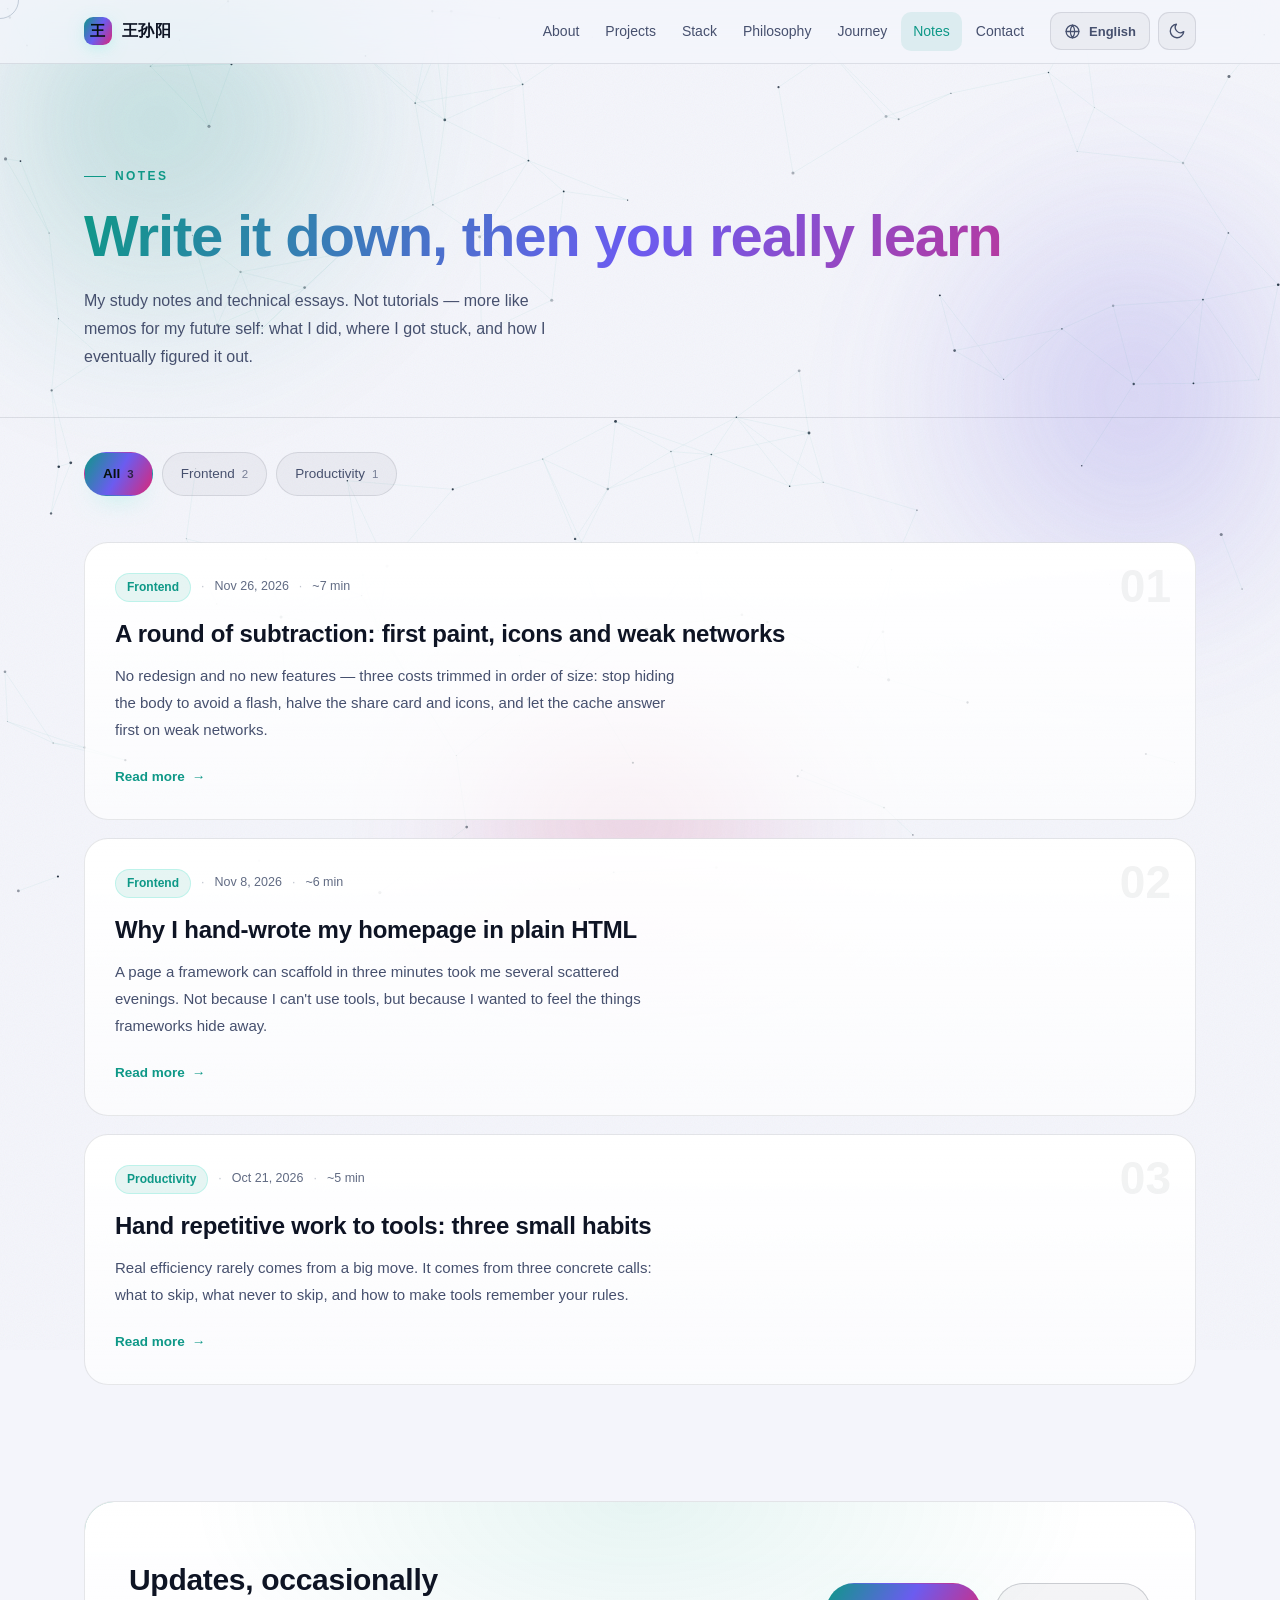
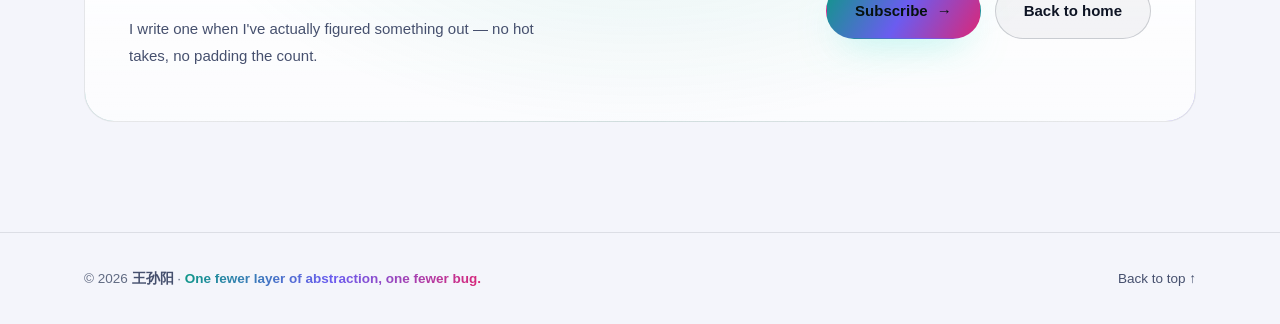
<file: blog.html>
<!DOCTYPE html>
<html lang="zh" data-theme="dark">
<head>
<meta charset="UTF-8">
<meta name="viewport" content="width=device-width, initial-scale=1.0">
<title>学习笔记与技术随笔：原生 Android、零依赖前端 · 王孙阳</title>
<meta name="description" content="王孙阳的学习笔记和技术随笔：原生 Android 开发、手写 HTML 的零依赖站点、端侧 ML 与 AI Agent 权限闸门的实践记录，写清做过什么、卡在哪里。">
<link rel="canonical" href="https://wang-sunyang.github.io/blog.html">
<meta name="theme-color" content="#05060e">
<meta name="color-scheme" content="dark light">

<meta property="og:type" content="website">
<meta property="og:site_name" content="王孙阳 · Wang Sunyang">
<meta property="og:title" content="学习笔记与技术随笔：原生 Android、零依赖前端 · 王孙阳">
<meta name="twitter:title" content="学习笔记与技术随笔：原生 Android、零依赖前端 · 王孙阳">
<meta property="og:description" content="王孙阳的学习笔记和技术随笔：原生 Android 开发、手写 HTML 的零依赖站点、端侧 ML 与 AI Agent 权限闸门的实践记录，写清做过什么、卡在哪里。">
<meta name="twitter:description" content="王孙阳的学习笔记和技术随笔：原生 Android 开发、手写 HTML 的零依赖站点、端侧 ML 与 AI Agent 权限闸门的实践记录，写清做过什么、卡在哪里。">
<meta property="og:url" content="https://wang-sunyang.github.io/blog.html">
<meta property="og:locale" content="zh_CN">
<meta property="og:locale:alternate" content="en_US">
<meta name="twitter:card" content="summary_large_image">

<link rel="icon" type="image/svg+xml" href="favicon.svg">
<link rel="icon" type="image/png" sizes="32x32" href="favicon-32.png">
<link rel="icon" type="image/png" sizes="16x16" href="favicon-16.png">
<link rel="apple-touch-icon" sizes="180x180" href="apple-touch-icon.png">
<link rel="icon" type="image/png" sizes="512x512" href="https://wang-sunyang.github.io/favicon-512.png">
<link rel="icon" type="image/webp" sizes="512x512" href="https://wang-sunyang.github.io/favicon-512.webp">
<link rel="manifest" href="https://wang-sunyang.github.io/site.webmanifest">
<link rel="sitemap" type="application/xml" title="Sitemap" href="/sitemap.xml">
  <link rel="alternate" type="application/rss+xml" title="王孙阳 · Wang Sunyang — 独立开发者" href="https://wang-sunyang.github.io/feed.xml">
<meta property="og:image" content="https://wang-sunyang.github.io/og-cover.jpg">
<meta property="og:image:width" content="1200">
<meta property="og:image:height" content="630">
<meta property="og:image:alt" content="王孙阳 · Wang Sunyang — 独立开发者">
<meta name="twitter:image" content="https://wang-sunyang.github.io/og-cover.jpg">
<meta name="twitter:image:alt" content="王孙阳 · Wang Sunyang — 独立开发者">

<script>
/* 首屏前决定主题，避免闪白/闪黑 */
(function(){var s=null;try{s=localStorage.getItem('theme');}catch(e){console.warn("[silent-catch]",e);}var l=window.matchMedia&&window.matchMedia('(prefers-color-scheme: light)').matches;document.documentElement.setAttribute('data-theme',s||(l?'light':'dark'));})();
</script>
<script>
/* 首屏语言判定：读 body 之前先定好 <html lang/dir>；
   目标语言不是中文时暂时隐藏正文，等词典就位再显示，避免先闪一句中文。 */
(function(){
  var L=["zh","zh-TW","en","ja","ko","fr","de","es","pt","it","ru","uk","pl","nl","tr","ar","hi","id","vi","th","el","sv","cs","ro","bn","ur","ms","tl","he","fa"];
  var RTL=["ar","he","fa","ur","yi","dv","ps","ckb","sd","ug"];
  var code=null;
  try{code=localStorage.getItem("lang")||sessionStorage.getItem("lang");}catch(e){console.warn("[silent-catch]",e);}
  if(!code||L.indexOf(code)<0){
    code=null;
    var list=(navigator.languages&&navigator.languages.length)?navigator.languages:[navigator.language||"zh"];
    for(var i=0;i<list.length;i++){
      var tag=String(list[i]||"").toLowerCase();if(!tag)continue;
      var bits=tag.split("-"),prim=bits[0],rest=bits.slice(1).join("-");
      if(prim==="zh"){code=(rest.indexOf("hant")>-1||rest==="tw"||rest==="hk"||rest==="mo")?"zh-TW":"zh";break;}
      if(L.indexOf(tag)>-1){code=tag;break;}
      if(L.indexOf(prim)>-1){code=prim;break;}
    }
    if(!code)code="zh";
  }
  var de=document.documentElement;
  de.setAttribute("lang",({"zh":"zh-CN","zh-TW":"zh-Hant"})[code]||code);
  de.setAttribute("dir",RTL.indexOf(code)>-1?"rtl":"ltr");
  window.__BOOT_LANG__=code;
  if(code!=="zh")de.className=(de.className?de.className+" ":"")+"i18n-boot";
  setTimeout(function(){if(!window.__LANG_READY__)de.className=de.className.replace(/\s*i18n-boot/g,"");},300);
})();
</script>
<style>:root{--bg:#05060e;--bg-2:#090b18;--surface:rgba(255,255,255,.04);--line:rgba(255,255,255,.09);--line-strong:rgba(255,255,255,.16);--text:#eef1fb;--text-2:#a3adc9;--text-3:#7b87ad;--acc1:#5eead4;--acc2:#a78bfa;--acc4:#f472b6;--acc1-soft:rgba(94,234,212,.12);--grad:linear-gradient(120deg,var(--acc1),var(--acc2) 50%,var(--acc4));--glow-1:rgba(94,234,212,.55);--nav-bg:rgba(5,6,14,.6);--card-bg:linear-gradient(180deg,rgba(255,255,255,.05),rgba(255,255,255,.02));--hover:rgba(255,255,255,.08);--radius:24px;--shadow:0 30px 80px -40px rgba(0,0,0,.9);--ease:cubic-bezier(.22,.61,.36,1);--font:"Inter","SF Pro Display",-apple-system,BlinkMacSystemFont,"Segoe UI","PingFang SC","HarmonyOS Sans SC","Hiragino Sans GB","Microsoft YaHei","Noto Sans","Noto Sans Arabic","Noto Sans Thai","Noto Sans Devanagari",sans-serif;}:root[data-theme="light"]{--bg:#f4f5fb;--bg-2:#ffffff;--surface:rgba(15,23,42,.04);--line:rgba(15,23,42,.10);--line-strong:rgba(15,23,42,.18);--text:#0e1424;--text-2:#46506e;--text-3:#616b83;--acc1:#0e9887;--acc2:#6b5cf0;--acc4:#db2777;--acc1-soft:rgba(14,152,135,.10);--nav-bg:rgba(244,245,251,.72);--card-bg:linear-gradient(180deg,#ffffff,rgba(255,255,255,.65));--hover:rgba(15,23,42,.06);--shadow:0 30px 60px -42px rgba(15,23,42,.35);}*,*::before,*::after{margin:0;padding:0;box-sizing:border-box}html{scroll-behavior:smooth;scroll-padding-top:96px;-webkit-text-size-adjust:100%}body{font-family:var(--font);background:var(--bg);color:var(--text);font-size:16px;line-height:1.75;overflow-x:hidden;-webkit-font-smoothing:antialiased;font-variant-numeric:tabular-nums;transition:background .4s var(--ease),color .4s var(--ease);min-height:100vh;}::selection{background:var(--acc1);color:#04110f}#aurora{position:fixed;inset:0;z-index:0;pointer-events:none;overflow:hidden;filter:blur(70px) saturate(130%)}#aurora i{position:absolute;border-radius:50%;opacity:.55;mix-blend-mode:screen}#aurora i:nth-child(1){width:52vw;height:52vw;left:-14vw;top:-18vw;background:radial-gradient(circle,var(--acc1) 0%,transparent 62%);animation:drift1 26s var(--ease) infinite alternate}#aurora i:nth-child(2){width:46vw;height:46vw;right:-12vw;top:8vw;background:radial-gradient(circle,var(--acc2) 0%,transparent 62%);animation:drift2 32s var(--ease) infinite alternate}#aurora i:nth-child(3){width:38vw;height:38vw;left:30vw;bottom:-16vw;background:radial-gradient(circle,var(--acc4) 0%,transparent 60%);animation:drift3 38s var(--ease) infinite alternate}@keyframes drift1{to{transform:translate(8vw,6vh) scale(1.15)}}@keyframes drift2{to{transform:translate(-9vw,10vh) scale(1.08)}}@keyframes drift3{to{transform:translate(6vw,-8vh) scale(1.2)}}:root[data-theme="light"] #aurora{filter:blur(70px) saturate(90%);opacity:.7}:root[data-theme="light"] #aurora i{mix-blend-mode:multiply;opacity:.4}#stars{position:fixed;inset:0;z-index:1;pointer-events:none}#grain{position:fixed;inset:-50%;z-index:2;pointer-events:none;opacity:.05;background-image:url("data:image/svg+xml,%3Csvg xmlns='http://www.w3.org/2000/svg' width='160' height='160'%3E%3Cfilter id='n'%3E%3CfeTurbulence type='fractalNoise' baseFrequency='0.9' numOctaves='2'/%3E%3C/filter%3E%3Crect width='100%25' height='100%25' filter='url(%23n)'/%3E%3C/svg%3E");animation:grain 8s steps(6) infinite}@keyframes grain{0%,100%{transform:translate(0,0)}20%{transform:translate(-3%,2%)}40%{transform:translate(2%,-3%)}60%{transform:translate(-2%,-2%)}80%{transform:translate(3%,3%)}}#cdot,#cring{position:fixed;top:-100px;left:-100px;z-index:9999;pointer-events:none;border-radius:50%;transform:translate(-50%,-50%)}#cdot{width:6px;height:6px;background:var(--acc1);box-shadow:0 0 12px var(--glow-1);mix-blend-mode:difference}#cring{width:38px;height:38px;border:1.5px solid rgba(148,163,184,.5);transition:width .25s var(--ease),height .25s var(--ease),border-color .25s var(--ease),background .25s var(--ease)}#cring.hot{width:64px;height:64px;border-color:var(--acc1);background:var(--acc1-soft)}@media (hover:none),(pointer:coarse){#cdot,#cring{display:none}}body.cursor-on{cursor:none}body.cursor-on a,body.cursor-on button,body.cursor-on [data-tilt]{cursor:none}.skip{position:fixed;left:-9999px;top:0;z-index:200;background:var(--acc1);color:#04110f;padding:10px 18px;font-weight:700;text-decoration:none;border-radius:0 0 12px 0}.skip:focus{left:0}#progress{position:fixed;top:0;left:0;height:2px;width:0;z-index:120;background:var(--grad);box-shadow:0 0 14px var(--glow-1)}a:focus-visible,button:focus-visible,[tabindex]:focus-visible{outline:2px solid var(--acc1);outline-offset:3px;border-radius:8px}.sr-only{position:absolute;width:1px;height:1px;padding:0;margin:-1px;overflow:hidden;clip:rect(0,0,0,0);white-space:nowrap;border:0}.site-nav{position:fixed;top:0;left:0;right:0;z-index:100;background:var(--nav-bg);backdrop-filter:blur(20px) saturate(150%);-webkit-backdrop-filter:blur(20px) saturate(150%);border-bottom:1px solid var(--line);transition:background .4s var(--ease),border-color .4s var(--ease)}.site-nav.scrolled{box-shadow:0 12px 34px -24px rgba(0,0,0,.6);border-bottom-color:var(--line-strong)}.nav-inner{max-width:1160px;margin:0 auto;padding:12px 24px;display:flex;align-items:center;gap:14px}.logo{font-weight:800;font-size:16px;letter-spacing:.02em;text-decoration:none;display:inline-flex;align-items:center;gap:10px;color:var(--text);flex-shrink:0}.logo .lg-mark{width:28px;height:28px;border-radius:9px;display:grid;place-items:center;font-size:15px;font-weight:800;color:#04110f;background:var(--grad);box-shadow:0 4px 18px -4px var(--glow-1);position:relative;overflow:hidden;animation:gradHuePlain 9s linear infinite}.logo .lg-mark::after{content:"";position:absolute;inset:0;background:linear-gradient(120deg,transparent 30%,rgba(255,255,255,.7) 50%,transparent 70%);transform:translateX(-100%);animation:shine 4s var(--ease) infinite}@keyframes shine{0%,60%{transform:translateX(-100%)}100%{transform:translateX(100%)}}@keyframes gradHuePlain{0%{filter:hue-rotate(0deg)}100%{filter:hue-rotate(360deg)}}.nav-links{display:flex;gap:2px;margin-left:auto;overflow-x:auto;scrollbar-width:none}.nav-links::-webkit-scrollbar{display:none}.nav-links a{color:var(--text-2);text-decoration:none;font-size:14px;padding:7px 12px;border-radius:10px;white-space:nowrap;transition:color .25s var(--ease),background .25s var(--ease)}@media (hover:hover){.nav-links a:hover{color:var(--text);background:var(--hover)}}.nav-links a.active{color:var(--acc1);background:var(--acc1-soft)}.nav-tools{display:flex;align-items:center;gap:8px;flex-shrink:0}.tool-btn{width:38px;height:38px;display:grid;place-items:center;background:var(--surface);border:1px solid var(--line);border-radius:11px;color:var(--text-2);cursor:pointer;transition:color .25s var(--ease),border-color .25s var(--ease),background .25s var(--ease),transform .25s var(--ease)}@media (hover:hover){.tool-btn:hover{color:var(--acc1);border-color:var(--acc1);background:var(--acc1-soft);transform:translateY(-1px)}}.tool-btn svg{width:18px;height:18px;fill:none;stroke:currentColor;stroke-width:1.8;stroke-linecap:round;stroke-linejoin:round}:root[data-theme="dark"] .i-moon{display:none}:root[data-theme="light"] .i-sun{display:none}.lang-btn{width:auto;padding:0 13px;gap:8px;display:flex;align-items:center;font-family:inherit;font-size:13px;font-weight:600}.lang-btn svg{width:17px;height:17px}#langPanel{position:fixed;z-index:150;width:min(420px,calc(100vw - 32px));max-height:70vh;overflow:hidden;background:var(--bg-2);border:1px solid var(--line);border-radius:20px;box-shadow:var(--shadow);opacity:0;visibility:hidden;transform:translateY(12px) scale(.98);transform-origin:top right;transition:opacity .28s var(--ease),transform .28s var(--ease),visibility .28s}#langPanel.open{opacity:1;visibility:visible;transform:none}[dir="rtl"] #langPanel{transform-origin:top left;}.lang-head{display:flex;align-items:center;justify-content:space-between;padding:16px 18px 12px;border-bottom:1px solid var(--line)}.lang-head b{font-size:14px;font-weight:700}.lang-close{background:none;border:none;color:var(--text-3);cursor:pointer;width:28px;height:28px;display:grid;place-items:center;border-radius:8px}@media (hover:hover){.lang-close:hover{color:var(--text);background:var(--hover)}}.lang-list{overflow-y:auto;max-height:calc(70vh - 60px);padding:8px}.lang-list button{width:100%;display:flex;align-items:center;gap:12px;background:none;border:none;color:var(--text-2);font-family:inherit;font-size:14px;padding:11px 12px;border-radius:12px;cursor:pointer;text-align:start;transition:background .2s,color .2s}@media (hover:hover){.lang-list button:hover{background:var(--hover);color:var(--text)}}.lang-list button.active{background:var(--acc1-soft);color:var(--acc1)}.lang-list .lg-dot{width:10px;height:10px;border-radius:50%;background:var(--grad);box-shadow:0 0 8px var(--glow-1);flex:none}.lang-list .lg-native{font-weight:600}.lang-list .lg-sub{font-size:12px;color:var(--text-3)}.lang-list button .chk{margin-inline-start:auto;color:var(--acc1);opacity:0}.lang-list button.active .chk{opacity:1}main{position:relative;z-index:5}.wrap{max-width:1160px;margin:0 auto;padding:0 24px}.sec-tag{display:inline-flex;align-items:center;gap:9px;font-size:12px;font-weight:700;letter-spacing:.2em;text-transform:uppercase;color:var(--acc1);margin-bottom:16px}.sec-tag::before{content:"";width:22px;height:1px;background:var(--acc1)}.page-head{padding:158px 0 46px;border-bottom:1px solid var(--line);position:relative}.page-head h1{font-size:clamp(34px,5.6vw,58px);line-height:1.14;letter-spacing:-.02em;font-weight:800;margin-bottom:18px;background:var(--grad);-webkit-background-clip:text;background-clip:text;color:transparent;animation:gradHuePlain 10s linear infinite}.page-head .sub{color:var(--text-2);font-size:16px;max-width:56ch}.filter-bar{display:flex;gap:9px;flex-wrap:wrap;padding:34px 0 12px}.filter{font:inherit;font-size:13.5px;color:var(--text-2);background:var(--surface);border:1px solid var(--line);padding:9px 18px;border-radius:999px;cursor:pointer;display:inline-flex;align-items:center;gap:7px;transition:color .22s var(--ease),border-color .22s var(--ease),background .22s var(--ease),transform .22s var(--ease),box-shadow .22s var(--ease)}@media (hover:hover){.filter:hover{color:var(--text);border-color:var(--line-strong);transform:translateY(-1px)}}.filter[aria-pressed="true"]{color:#06120f;background:var(--grad);border-color:transparent;font-weight:650;box-shadow:0 12px 28px -14px var(--glow-1);animation:gradHuePlain 7s linear infinite}.filter .count{font-size:11.5px;opacity:.7;font-variant-numeric:tabular-nums}.card{background:var(--card-bg);border:1px solid var(--line);border-radius:var(--radius);padding:30px;position:relative;transition:transform .3s var(--ease),border-color .3s var(--ease),box-shadow .3s var(--ease)}.glow-card{position:relative}.glow-card::before{content:"";position:absolute;inset:-1px;border-radius:inherit;padding:1px;background:conic-gradient(from var(--a,0deg),transparent 0deg,var(--acc1) 60deg,transparent 120deg,var(--acc2) 200deg,transparent 280deg);-webkit-mask:linear-gradient(#000 0 0) content-box,linear-gradient(#000 0 0);-webkit-mask-composite:xor;mask-composite:exclude;opacity:0;transition:opacity .4s var(--ease)}@media (hover:hover){.glow-card:hover::before{opacity:1;animation:spinborder 3.5s linear infinite}}@property --a{syntax:"<angle>";initial-value:0deg;inherits:false}@keyframes spinborder{to{--a:360deg}}.post-list{list-style:none;display:grid;gap:18px;padding:34px 0 96px}.post-item{display:contents}.post-card{display:flex;flex-direction:column;text-decoration:none;color:inherit;position:relative;overflow:hidden;transform-style:preserve-3dpadding:30px 34px}.post-card .idx{position:absolute;top:20px;right:24px;font-size:46px;font-weight:800;color:var(--text);opacity:.05;line-height:1;font-variant-numeric:tabular-nums}.post-card .glare{position:absolute;inset:0;pointer-events:none;background:radial-gradient(320px 200px at var(--gx,50%) var(--gy,0%),rgba(255,255,255,.1),transparent 60%);opacity:0;transition:opacity .3s}@media (hover:hover){.post-card:hover .glare{opacity:1}}.post-meta{display:flex;align-items:center;gap:10px;flex-wrap:wrap;font-size:12.5px;color:var(--text-3);margin-bottom:16px}.post-meta .cat-chip{display:inline-flex;align-items:center;font-size:12px;font-weight:700;color:var(--acc1);background:var(--acc1-soft);border:1px solid rgba(94,234,212,.3);padding:3px 11px;border-radius:999px}.post-meta .sep{opacity:.4}.post-meta .read{font-variant-numeric:tabular-nums}.post-card h2{font-size:clamp(19px,2.6vw,24px);line-height:1.35;font-weight:750;letter-spacing:-.01em;margin-bottom:12px;transition:color .25s var(--ease)}@media (hover:hover){.post-card:hover h2{color:var(--acc1)}}.post-card>p{font-size:15px;color:var(--text-2);line-height:1.8;max-width:68ch;margin-bottom:22px;flex:1}.post-foot{display:inline-flex;align-items:center;gap:7px;font-size:13.5px;font-weight:650;color:var(--acc1)}.post-foot .arrow{transition:transform .25s var(--ease)}@media (hover:hover){.post-card:hover .arrow{transform:translateX(4px)}}.is-hidden{display:none !important}.empty{text-align:center;padding:56px 24px;color:var(--text-3);font-size:14.5px}.subscribe{padding:20px 0 110px}.sub-card{background:radial-gradient(640px 320px at 50% 0%,var(--acc1-soft),transparent 70%),var(--card-bg);border:1px solid var(--line);border-radius:30px;padding:52px 44px;display:flex;align-items:center;justify-content:space-between;gap:26px;flex-wrap:wrap;position:relative;overflow:hidden}.sub-card::before{content:"";position:absolute;inset:-1px;border-radius:inherit;padding:1px;background:linear-gradient(120deg,var(--acc1),transparent 40%,var(--acc2));-webkit-mask:linear-gradient(#000 0 0) content-box,linear-gradient(#000 0 0);-webkit-mask-composite:xor;mask-composite:exclude;opacity:.5}.sub-card h2{font-size:clamp(22px,3vw,30px);margin-bottom:10px;letter-spacing:-.01em}.sub-card p{color:var(--text-2);font-size:15px;max-width:52ch}.btns{display:flex;gap:14px;flex-wrap:wrap}.btn{display:inline-flex;align-items:center;gap:9px;padding:14px 28px;border-radius:999px;font-size:15px;font-weight:650;text-decoration:none;border:1px solid transparent;position:relative;overflow:hidden;transition:transform .25s var(--ease),box-shadow .25s var(--ease),border-color .25s var(--ease)}.btn .arrow{transition:transform .25s var(--ease)}@media (hover:hover){.btn:hover .arrow{transform:translateX(4px)}}.btn.primary{background:var(--grad);color:#06120f;box-shadow:0 16px 40px -16px var(--glow-1);animation:gradHuePlain 6s linear infinite}.btn.primary::after{content:"";position:absolute;inset:0;background:linear-gradient(120deg,transparent 30%,rgba(255,255,255,.55) 50%,transparent 70%);transform:translateX(-120%);transition:transform .6s var(--ease)}@media (hover:hover){.btn.primary:hover::after{transform:translateX(120%)}}@media (hover:hover){.btn.primary:hover{transform:translateY(-2px);box-shadow:0 22px 50px -16px var(--glow-1)}}.btn.ghost{color:var(--text);background:var(--surface);border-color:var(--line-strong)}@media (hover:hover){.btn.ghost:hover{transform:translateY(-2px);border-color:var(--acc1);background:var(--acc1-soft)}}footer{position:relative;z-index:5;border-top:1px solid var(--line);padding:34px 0;font-size:13.5px;color:var(--text-3)}.foot-inner{display:flex;justify-content:space-between;align-items:center;gap:16px;flex-wrap:wrap}footer b{color:var(--text-2);font-weight:650}footer a{color:var(--text-2);text-decoration:none}@media (hover:hover){footer a:hover{color:var(--acc1)}}.motto{background:var(--grad);-webkit-background-clip:text;background-clip:text;color:transparent;font-weight:700;animation:gradHuePlain 9s linear infinite}#toTop{position:fixed;right:22px;bottom:22px;z-index:90;width:46px;height:46px;border-radius:14px;background:var(--bg-2);border:1px solid var(--line);color:var(--text-2);cursor:pointer;display:grid;place-items:center;box-shadow:var(--shadow);opacity:0;visibility:hidden;transform:translateY(10px);transition:.3s var(--ease)}#toTop.show{opacity:1;visibility:visible;transform:none}@media (hover:hover){#toTop:hover{color:var(--acc1);border-color:var(--acc1)}}#toTop svg{width:20px;height:20px;fill:none;stroke:currentColor;stroke-width:2;stroke-linecap:round;stroke-linejoin:round}.js .reveal{opacity:0;transform:translateY(24px);filter:blur(6px);transition:opacity .7s var(--ease),transform .7s var(--ease),filter .7s var(--ease)}.js .reveal.in{opacity:1;transform:none;filter:none}[dir="rtl"] .nav-links{margin-left:0;margin-right:auto}[dir="rtl"] .sec-tag::before{order:2}[dir="rtl"] .post-card .idx{right:auto;left:24px}[dir="rtl"] .post-foot .arrow{transform:rotate(180deg)}@media (hover:hover){[dir="rtl"] .post-card:hover .arrow{transform:rotate(180deg) translateX(-4px)}}[dir="rtl"] .btn .arrow{transform:rotate(180deg)}@media (hover:hover){[dir="rtl"] .btn:hover .arrow{transform:rotate(180deg) translateX(-4px)}}@media (max-width:860px){.nav-links{display:none}}@media (max-width:680px){.wrap{padding:0 18px}.page-head{padding:126px 0 36px}.post-card{padding:24px 22px;border-radius:18px}.sub-card{padding:38px 22px;border-radius:22px}.sub-card .btns{width:100%}.sub-card .btn{flex:1;justify-content:center}.nav-inner{padding:10px 16px}.post-list{padding:26px 0 72px}#langPanel{left:12px;right:12px;width:auto;top:auto;bottom:calc(12px + env(safe-area-inset-bottom,0px));max-height:520px;max-height:min(74dvh,520px);transform-origin:bottom center;transform:translateY(20px) scale(.98)}.lang-list{max-height:460px;max-height:calc(min(74dvh,520px) - 60px);-webkit-overflow-scrolling:touch}}@media (prefers-reduced-motion:reduce){html{scroll-behavior:auto}*,*::before,*::after{animation-duration:.01ms !important;animation-iteration-count:1 !important;transition-duration:.01ms !important}.js .reveal{opacity:1;transform:none;filter:none}#aurora i{animation:none}#grain{display:none}}#langPanel .lang-search-wrap{padding:10px 12px 4px;}#langPanel .lang-search{width:100%;box-sizing:border-box;padding:8px 11px;border-radius:9px;border:1px solid rgba(128,128,128,.35);background:rgba(128,128,128,.08);color:inherit;font:inherit;font-size:13px;line-height:1.3;-webkit-appearance:none;appearance:none;}#langPanel .lang-search::-webkit-search-cancel-button{-webkit-appearance:none;}#langPanel .lang-search:focus{outline:2px solid var(--acc1);outline-offset:1px;}#langPanel .lang-list button[data-lang]:focus-visible{outline:2px solid var(--acc1);outline-offset:2px;}#langPanel.no-match .lang-list::after{content:"\2014";display:block;padding:22px 0;text-align:center;opacity:.55;}html.lang-lock,html.lang-lock body{overflow:hidden;}@media (prefers-reduced-motion:reduce){#langPanel,.lang-search-wrap{transition:none!important;animation:none!important;}}html:lang(bn){font-family:"Noto Sans Bengali","Nirmala UI","Segoe UI",system-ui,sans-serif;}html:lang(ur){font-family:"Noto Nastaliq Urdu","Noto Naskh Arabic","Segoe UI",Tahoma,system-ui,sans-serif;}html:lang(fa),html:lang(he),html:lang(ar),html:lang(sd),html:lang(ps){font-family:"Segoe UI",Tahoma,"Noto Naskh Arabic","Noto Sans Hebrew",system-ui,sans-serif;}#langPanel{display:flex;flex-direction:column}.lang-head,.lang-search-wrap,.lang-remember{flex:none}#langPanel .lang-list{flex:1 1 auto;min-height:0;max-height:none;overscroll-behavior:contain}.lang-remember{display:flex;align-items:center;gap:12px;justify-content:space-between;padding:11px 18px;border-bottom:1px solid var(--line)}.lang-remember .lr-text{display:flex;flex-direction:column;gap:2px;min-width:0}.lang-remember .lr-text b{font-size:13px;font-weight:650;color:var(--text);line-height:1.25}.lang-remember .lr-sub{font-size:11.5px;color:var(--text-3);line-height:1.35}.lr-switch{flex:none;position:relative;width:44px;height:25px;padding:0;border-radius:999px;border:1px solid var(--line);background:rgba(128,128,128,.22);cursor:pointer;transition:background .22s var(--ease),border-color .22s var(--ease)}.lr-switch .lr-knob{position:absolute;top:2px;left:2px;width:19px;height:19px;border-radius:50%;background:var(--text-3);transition:transform .22s var(--ease),background .22s var(--ease)}.lr-switch[aria-checked="true"]{background:var(--acc1-soft);border-color:rgba(94,234,212,.45)}.lr-switch[aria-checked="true"] .lr-knob{transform:translateX(19px);background:var(--acc1)}.lr-switch:focus-visible{outline:2px solid var(--acc1);outline-offset:2px}html[dir="rtl"] .lr-switch .lr-knob{left:auto;right:2px}html[dir="rtl"] .lr-switch[aria-checked="true"] .lr-knob{transform:translateX(-19px)}#langPanel .lang-list .lg-native,#langPanel .lang-list .lg-sub{overflow-wrap:anywhere}#langPanel .lang-list{scrollbar-width:thin;scrollbar-color:rgba(148,163,184,.45) transparent;scroll-padding-block:6px}#langPanel .lang-list::-webkit-scrollbar{width:8px}#langPanel .lang-list::-webkit-scrollbar-track{background:transparent}#langPanel .lang-list::-webkit-scrollbar-thumb{background:rgba(148,163,184,.4);border-radius:99px;border:2px solid transparent;background-clip:content-box}@media (hover:hover){#langPanel .lang-list::-webkit-scrollbar-thumb:hover{background:rgba(148,163,184,.65);background-clip:content-box}}@media (max-width:400px){.lang-remember{padding:9px 16px}.lang-remember .lr-sub{display:none}}:target,[id]{scroll-margin-top:96px}html.i18n-boot{background:#05060e}html[data-theme="light"].i18n-boot{background:#f4f5fb}@media print{@page{margin:14mm 12mm}html,body{background:#fff!important;color:#111!important}body{color-adjust:exact;-webkit-print-color-adjust:exact;print-color-adjust:exact}#langPanel,#langBtn,#menuBtn,#mobileMenu,#menuOverlay,#langSearch,#bodyNote,.aurora,.grain,.noise,.cursor-glow,.lang-search-wrap,.skip-link,.sr-only,.theme-toggle,nav,.nav,.topbar,.lang-wrap,.more-wrap{display:none!important}a{color:#111!important;text-decoration:underline}a[href^="http"]::after{content:" (" attr(href) ")";font-size:9pt;color:#555;word-break:break-all}h1,h2,h3{break-after:avoid;page-break-after:avoid}img,pre,table,blockquote,figure{break-inside:avoid;page-break-inside:avoid}pre{white-space:pre-wrap;word-break:break-word;border:1px solid #ddd;background:#fafafa}}@media print{.toc,.post-nav,.read-bar,.reader-bar,.progress,.scroll-progress,#tocToggle{display:none!important}.prose{max-width:none!important;font-size:11.5pt;line-height:1.65;color:#111}.prose pre,.prose code{color:#111!important;background:#f4f4f4!important}.prose img{max-width:100%!important;height:auto}.prose a{word-break:break-word}}@media (forced-colors: active){.site-nav,.mobile-menu,.menu-overlay,#langPanel .lang-card,#kbdPanel .kbd-card,.card,.proj,.post-card{backdrop-filter:none!important;-webkit-backdrop-filter:none!important}.site-nav,.mobile-menu,.card,.proj,.post-card{border-color:CanvasText}.lang-list button[aria-checked="true"]{outline:2px solid Highlight;outline-offset:-2px;forced-color-adjust:none}}</style>
<script type="application/ld+json">{"@context":"https://schema.org","@graph":[{"@type":"Person","@id":"https://wang-sunyang.github.io/#person","name":"王孙阳","alternateName":"Wang Sunyang","url":"https://wang-sunyang.github.io/","jobTitle":"独立开发者","description":"独立开发者，做原生 Android、端侧 ML 与零依赖网页项目；长夜拾星工作室（Nightglean Studio）主理人。","sameAs":["https://github.com/wang-sunyang","https://github.com/nightglean"],"knowsAbout":["Native Android","Kotlin","On-device ML","LiteRT","WebGL","Three.js","静态站点工程"]},{"@type":"Blog","@id":"https://wang-sunyang.github.io/blog.html#blog","url":"https://wang-sunyang.github.io/blog.html","name":"学习笔记与技术随笔：原生 Android、零依赖前端 · 王孙阳","inLanguage":"zh-Hans","author":{"@id":"https://wang-sunyang.github.io/#person"}}]}</script>
<link rel="alternate" hreflang="en" href="https://wang-sunyang.github.io/en/blog.html">
<link rel="alternate" hreflang="zh-Hans" href="https://wang-sunyang.github.io/blog.html">
<link rel="alternate" hreflang="x-default" href="https://wang-sunyang.github.io/blog.html">
</head>

<body>
<div id="srStatus" role="status" aria-live="polite" aria-atomic="true" style="position:absolute;width:1px;height:1px;margin:-1px;padding:0;overflow:hidden;clip:rect(0 0 0 0);white-space:nowrap;border:0"></div>
<a class="skip" href="#main" data-i18n="skip">跳到主要内容</a>
<div id="progress" aria-hidden="true"></div>

<div id="aurora" aria-hidden="true"><i></i><i></i><i></i></div>
<canvas id="stars" aria-hidden="true"></canvas>
<div id="grain" aria-hidden="true"></div>
<div id="cdot" aria-hidden="true"></div>
<div id="cring" aria-hidden="true"></div>

<nav class="site-nav" aria-label="主导航" data-i18n-aria="a11y.mainNav">
  <div class="nav-inner">
    <a class="logo" href="index.html"><span class="lg-mark">王</span><span>王孙阳</span></a>
    <div class="nav-links">
      <a href="index.html#about" data-i18n="nav.about">关于</a>
      <a href="index.html#projects" data-i18n="nav.projects">作品</a>
      <a href="index.html#stack" data-i18n="nav.stack">技术栈</a>
      <a href="index.html#philosophy" data-i18n="nav.phil">理念</a>
      <a href="index.html#journey" data-i18n="nav.journey">轨迹</a>
      <a href="blog.html" data-i18n="nav.notes" class="active" aria-current="page">笔记</a>
      <a href="index.html#contact" data-i18n="nav.contact">联系</a>
    </div>
    <div class="nav-tools">
      <button class="tool-btn lang-btn" id="langBtn" type="button" aria-label="切换语言 / Switch language" data-i18n-aria="a11y.langBtn" aria-haspopup="dialog" aria-controls="langPanel" aria-expanded="false">
        <svg viewBox="0 0 24 24"><circle cx="12" cy="12" r="9"/><path d="M3 12h18M12 3a15 15 0 0 1 0 18M12 3a15 15 0 0 0 0 18"/></svg>
        <span id="langLabel">简体中文</span>
      </button>
      <button class="tool-btn" id="themeToggle" type="button" aria-label="切换深浅色" data-i18n-aria="a11y.themeToggle" aria-pressed="false">
        <svg class="i-sun" viewBox="0 0 24 24"><circle cx="12" cy="12" r="4"/><path d="M12 2v2M12 20v2M2 12h2M20 12h2M4.9 4.9l1.4 1.4M17.7 17.7l1.4 1.4M19.1 4.9l-1.4 1.4M6.3 17.7l-1.4 1.4"/></svg>
        <svg class="i-moon" viewBox="0 0 24 24"><path d="M21 12.8A9 9 0 1 1 11.2 3a7 7 0 0 0 9.8 9.8z"/></svg>
      </button>
    </div>
  </div>
</nav>

<div id="langPanel" role="dialog" aria-modal="true" aria-label="选择语言 / Choose language" data-i18n-aria="a11y.langPanel">
  <div class="lang-head">
    <b data-i18n="ui.langTitle">选择语言 / Language</b>
    <button class="lang-close" id="langClose" type="button" aria-label="关闭" data-i18n-aria="a11y.close">✕</button>
  </div>
  <div class="lang-remember">
    <span class="lr-text"><b id="rememberLangText" data-i18n="ui.remember">记住语言</b><span class="lr-sub" data-i18n="ui.rememberSub">下次访问沿用当前语言</span></span>
    <button class="lr-switch" id="rememberLang" type="button" role="switch" aria-checked="true" aria-labelledby="rememberLangText"><span class="lr-knob" aria-hidden="true"></span></button>
  </div>
  <div class="lang-list" id="langList" role="radiogroup" data-i18n-aria="a11y.langPanel"></div>
</div>

<main id="main">
  <header class="page-head">
    <div class="wrap">
      <div class="sec-tag" data-i18n="page.eyebrow">NOTES</div>
      <h1 data-i18n="page.title">写下来，才真正学会</h1>
      <p class="sub" data-i18n="page.subtitle">这里放我的学习笔记和技术随笔。不是教程，更像是给未来的自己留的备忘：做过什么、卡在哪里、后来怎么想通的。</p>
    </div>
  </header>

  <div class="wrap">
    <div class="filter-bar" role="group" aria-label="按分类筛选笔记" data-i18n-aria="a11y.filterBar">
      <button class="filter" data-filter="all" aria-pressed="true"><span data-i18n="filter.all">全部</span><span class="count">3</span></button>
      <button class="filter" data-filter="fe" aria-pressed="false"><span data-i18n="cat.fe">前端</span><span class="count">2</span></button>
      <button class="filter" data-filter="prod" aria-pressed="false"><span data-i18n="cat.prod">效率</span><span class="count">1</span></button>
    </div>

    <ul class="post-list" id="postList">
            <li class="post-item" data-cat="fe">
        <a class="card glow-card post-card reveal" data-tilt href="posts/site-r6-optimization.html">
          <span class="idx" aria-hidden="true">01</span>
          <span class="glare" aria-hidden="true"></span>
          <div class="post-meta">
            <span class="cat-chip" data-i18n="cat.fe">前端</span>
            <span class="sep" aria-hidden="true">·</span>
            <time datetime="2026-11-26" data-i18n="p3.date">2026 年 11 月 26 日</time>
            <span class="sep" aria-hidden="true">·</span>
            <span class="read" data-i18n="p3.read">约 7 分钟</span>
          </div>
          <h2 data-i18n="p3.title">给站点做一轮减法：首屏、图标和弱网</h2>
          <p data-i18n="p3.desc">不改设计也不加功能，只把三类开销按量级各砍一次：首屏不再靠隐藏正文防闪，分享图与图标砍掉一半体积，弱网下让缓存先说话。</p>
          <span class="post-foot"><span data-i18n="readMore">阅读全文</span> <span class="arrow" aria-hidden="true">→</span></span>
        </a>
      </li>
<li class="post-item" data-cat="fe">
        <a class="card glow-card post-card reveal" data-tilt href="posts/handwritten-html.html">
          <span class="idx" aria-hidden="true">02</span>
          <span class="glare" aria-hidden="true"></span>
          <div class="post-meta">
            <span class="cat-chip" data-i18n="cat.fe">前端</span>
            <span class="sep" aria-hidden="true">·</span>
            <time datetime="2026-11-08" data-i18n="p1.date">2026 年 11 月 8 日</time>
            <span class="sep" aria-hidden="true">·</span>
            <span class="read" data-i18n="p1.read">约 6 分钟</span>
          </div>
          <h2 data-i18n="p1.title">为什么我用纯手写 HTML 做个人主页</h2>
          <p data-i18n="p1.desc">用框架三分钟能搭出来的页面，我断断续续写了几个晚上。不是不会用工具，而是想把那些被框架藏起来的东西，亲手摸一遍。</p>
          <span class="post-foot"><span data-i18n="readMore">阅读全文</span> <span class="arrow" aria-hidden="true">→</span></span>
        </a>
      </li>

      <li class="post-item" data-cat="prod">
        <a class="card glow-card post-card reveal" data-tilt href="posts/three-habits.html">
          <span class="idx" aria-hidden="true">03</span>
          <span class="glare" aria-hidden="true"></span>
          <div class="post-meta">
            <span class="cat-chip" data-i18n="cat.prod">效率</span>
            <span class="sep" aria-hidden="true">·</span>
            <time datetime="2026-10-21" data-i18n="p2.date">2026 年 10 月 21 日</time>
            <span class="sep" aria-hidden="true">·</span>
            <span class="read" data-i18n="p2.read">约 5 分钟</span>
          </div>
          <h2 data-i18n="p2.title">把重复的事交给工具：三个小习惯</h2>
          <p data-i18n="p2.desc">效率提升往往不来自什么大动作，而是来自三个具体的判断：什么该省、什么绝不能省、以及怎么让工具替你记住规则。</p>
          <span class="post-foot"><span data-i18n="readMore">阅读全文</span> <span class="arrow" aria-hidden="true">→</span></span>
        </a>
      </li>
    </ul>

    <p class="empty is-hidden" id="emptyTip" data-i18n="empty">这个分类下还没有笔记。</p>
  </div>

  <section class="subscribe">
    <div class="wrap">
      <div class="sub-card reveal">
        <div>
          <h2 data-i18n="sub.title">不定期更新</h2>
          <p data-i18n="sub.desc">有想明白的事就写一篇，不追热点，不硬凑数量。</p>
        </div>
        <div class="btns">
          <a class="btn primary" href="index.html#contact"><span data-i18n="sub.cta">订阅更新</span> <span class="arrow" aria-hidden="true">→</span></a>
          <a class="btn ghost" href="index.html" data-i18n="sub.back">回到主页</a>
        </div>
      </div>
    </div>
  </section>
</main>

<footer>
  <div class="wrap foot-inner">
    <div>© <span id="year">2026</span> <b>王孙阳</b> · <span class="motto" data-i18n="footer.line">少一层抽象，就少一类 bug。</span></div>
    <div><a href="#top" data-i18n="footer.top">回到顶部 ↑</a></div>
  </div>
</footer>

<button id="toTop" type="button" aria-label="回到顶部" data-i18n-aria="a11y.toTop"><svg viewBox="0 0 24 24"><path d="M12 19V5M5 12l7-7 7 7"/></svg></button>

<script>
/* ============================================================
   i18n dictionary — 30 languages
   ============================================================ */
var LANGS=[
  {code:"zh",native:"简体中文",sub:"Simplified Chinese"},
  {code:"zh-TW",native:"繁體中文",sub:"Traditional Chinese"},
  {code:"en",native:"English",sub:"English"},
  {code:"ja",native:"日本語",sub:"Japanese"},
  {code:"ko",native:"한국어",sub:"Korean"},
  {code:"fr",native:"Français",sub:"French"},
  {code:"de",native:"Deutsch",sub:"German"},
  {code:"es",native:"Español",sub:"Spanish"},
  {code:"pt",native:"Português",sub:"Portuguese"},
  {code:"it",native:"Italiano",sub:"Italian"},
  {code:"ru",native:"Русский",sub:"Russian"},
  {code:"uk",native:"Українська",sub:"Ukrainian"},
  {code:"pl",native:"Polski",sub:"Polish"},
  {code:"nl",native:"Nederlands",sub:"Dutch"},
  {code:"tr",native:"Türkçe",sub:"Turkish"},
  {code:"ar",native:"العربية",sub:"Arabic",rtl:true},
  {code:"hi",native:"हिन्दी",sub:"Hindi"},
  {code:"id",native:"Bahasa Indonesia",sub:"Indonesian"},
  {code:"vi",native:"Tiếng Việt",sub:"Vietnamese"},
  {code:"th",native:"ไทย",sub:"Thai"}
];

var I18N={"zh":{"theme":{"toDark":"切换到深色模式","toLight":"切换到浅色模式"},"a11y":{"close":"关闭","langBtn":"切换语言 / Switch language","themeToggle":"切换深浅色","langPanel":"选择语言 / Choose language","mainNav":"主导航","nav":"导航","toTop":"回到顶部","tocSidebar":"本页目录","tocDrawer":"文章目录","kbdPanel":"键盘快捷键","openMenu":"打开菜单","mobileMenu":"移动端菜单","closeMenu":"关闭菜单","copyWechat":"复制微信号","filterBar":"按分类筛选笔记"},"meta":{"title":"学习笔记与技术随笔：原生 Android、零依赖前端 · 王孙阳"},"skip":"跳到主要内容","ui":{"remember":"记住语言","rememberSub":"下次访问沿用当前语言","langTitle":"选择语言 / Language","langSwitched":"已切换为{lang}"},"nav":{"about":"关于","projects":"作品","stack":"技术栈","phil":"理念","journey":"轨迹","notes":"笔记","contact":"联系"},"page":{"eyebrow":"NOTES","title":"写下来，才真正学会","subtitle":"这里放我的学习笔记和技术随笔。不是教程，更像是给未来的自己留的备忘：做过什么、卡在哪里、后来怎么想通的。"},"filter":{"all":"全部"},"cat":{"fe":"前端","prod":"效率"},"p1":{"title":"为什么我用纯手写 HTML 做个人主页","desc":"用框架三分钟能搭出来的页面，我断断续续写了几个晚上。不是不会用工具，而是想把那些被框架藏起来的东西，亲手摸一遍。","date":"2026 年 11 月 8 日","read":"约 6 分钟"},"p2":{"title":"把重复的事交给工具：三个小习惯","desc":"效率提升往往不来自什么大动作，而是来自三个具体的判断：什么该省、什么绝不能省、以及怎么让工具替你记住规则。","date":"2026 年 10 月 21 日","read":"约 5 分钟"},"readMore":"阅读全文","empty":"这个分类下还没有笔记。","sub":{"title":"不定期更新","desc":"有想明白的事就写一篇，不追热点，不硬凑数量。","cta":"订阅更新","back":"回到主页"},"footer":{"line":"少一层抽象，就少一类 bug。","top":"回到顶部 ↑"},"p3":{"date":"2026 年 11 月 26 日","read":"约 7 分钟","title":"给站点做一轮减法：首屏、图标和弱网","desc":"不改设计也不加功能，只把三类开销按量级各砍一次：首屏不再靠隐藏正文防闪，分享图与图标砍掉一半体积，弱网下让缓存先说话。"}},"zh-TW":{"meta":{"title":"學習筆記與技術隨筆：原生 Android、零依賴前端 · 王孫陽"},"skip":"跳到主要內容","ui":{"remember":"記住語言","rememberSub":"下次造訪沿用目前語言","langTitle":"選擇語言 / Language","langSwitched":"已切換為{lang}"},"nav":{"about":"關於","projects":"作品","stack":"技術棧","phil":"理念","journey":"軌跡","notes":"筆記","contact":"聯繫"},"page":{"eyebrow":"NOTES","title":"寫下來，才真正學會","subtitle":"這裡放我的學習筆記和技術隨筆。不是教學，更像是給未來的自己留的備忘：做過什麼、卡在哪裡、後來怎麼想通的。"},"filter":{"all":"全部"},"cat":{"fe":"前端","prod":"效率"},"p1":{"title":"為什麼我用純手寫 HTML 做個人主頁","desc":"用框架三分鐘能搭出來的頁面，我斷斷續續寫了幾個晚上。不是不會用工具，而是想把那些被框架藏起來的東西，親手摸一遍。","date":"2026 年 11 月 8 日","read":"約 6 分鐘"},"p2":{"title":"把重複的事交給工具：三個小習慣","desc":"效率提升往往不來自什麼大動作，而是來自三個具體的判斷：什麼該省、什麼絕不能省、以及怎麼讓工具替你記住規則。","date":"2026 年 10 月 21 日","read":"約 5 分鐘"},"readMore":"閱讀全文","empty":"這個分類下還沒有筆記。","sub":{"title":"不定期更新","desc":"有想明白的事就寫一篇，不追熱點，不硬湊數量。","cta":"訂閱更新","back":"回到主頁"},"footer":{"line":"少一層抽象，就少一類 bug。","top":"回到頂部 ↑"},"p3":{"date":"2026 年 11 月 26 日","read":"約 7 分鐘","title":"給站點做一輪減法：首屏、圖標和弱網","desc":"不改設計也不加功能，只把三類開銷按量級各砍一次：首屏不再靠隱藏正文防閃，分享圖與圖標砍掉一半體積，弱網下讓緩存先說話。"}},"en":{"theme":{"toDark":"Switch to dark mode","toLight":"Switch to light mode"},"a11y":{"close":"Close","langBtn":"Switch language","themeToggle":"Toggle dark / light theme","langPanel":"Choose language","mainNav":"Main navigation","nav":"Navigation","toTop":"Back to top","tocSidebar":"On this page","tocDrawer":"Table of contents","kbdPanel":"Keyboard shortcuts","openMenu":"Open menu","mobileMenu":"Mobile menu","closeMenu":"Close menu","copyWechat":"Copy WeChat ID","filterBar":"Filter notes by category"},"meta":{"title":"Notes and tech essays: native Android, zero-dependency frontend · Wang Sunyang"},"skip":"Skip to content","ui":{"remember":"Remember language","rememberSub":"Use this language on your next visit","langTitle":"Choose language / Language","langSwitched":"Switched to {lang}"},"nav":{"about":"About","projects":"Projects","stack":"Stack","phil":"Philosophy","journey":"Journey","notes":"Notes","contact":"Contact"},"page":{"eyebrow":"NOTES","title":"Write it down, then you really learn","subtitle":"My study notes and technical essays. Not tutorials — more like memos for my future self: what I did, where I got stuck, and how I eventually figured it out."},"filter":{"all":"All"},"cat":{"fe":"Frontend","prod":"Productivity"},"p1":{"title":"Why I hand-wrote my homepage in plain HTML","desc":"A page a framework can scaffold in three minutes took me several scattered evenings. Not because I can't use tools, but because I wanted to feel the things frameworks hide away.","date":"Nov 8, 2026","read":"~6 min"},"p2":{"title":"Hand repetitive work to tools: three small habits","desc":"Real efficiency rarely comes from a big move. It comes from three concrete calls: what to skip, what never to skip, and how to make tools remember your rules.","date":"Oct 21, 2026","read":"~5 min"},"readMore":"Read more","empty":"No notes in this category yet.","sub":{"title":"Updates, occasionally","desc":"I write one when I've actually figured something out — no hot takes, no padding the count.","cta":"Subscribe","back":"Back to home"},"footer":{"line":"One fewer layer of abstraction, one fewer bug.","top":"Back to top ↑"},"p3":{"date":"Nov 26, 2026","read":"~7 min","title":"A round of subtraction: first paint, icons and weak networks","desc":"No redesign and no new features — three costs trimmed in order of size: stop hiding the body to avoid a flash, halve the share card and icons, and let the cache answer first on weak networks."}}};

/* ============================================================
   i18n runtime
   ============================================================ */

/* ---- additional languages ---- */

LANGS.push({code:"el",native:"Ελληνικά",sub:"Greek"},{code:"sv",native:"Svenska",sub:"Swedish"},{code:"cs",native:"Čeština",sub:"Czech"},{code:"ro",native:"Română",sub:"Romanian"});
LANGS.push({code:"bn",native:"বাংলা",sub:"Bengali"},{code:"ur",native:"اردو",sub:"Urdu"},{code:"ms",native:"Bahasa Melayu",sub:"Malay"},{code:"tl",native:"Filipino",sub:"Filipino"});
/* fill any missing entry from English, so a new language never shows blanks */
(function(){
  var base=I18N.en;
  if(!base)return;
  function fill(dst,src){
    for(var k in src){
      if(!Object.prototype.hasOwnProperty.call(src,k))continue;
      var v=src[k];
      if(dst[k]===undefined||dst[k]===null||dst[k]==="")dst[k]=v;
      else if(v&&typeof v==="object"&&typeof dst[k]==="object")fill(dst[k],v);
    }
  }
  for(var code in I18N){
    if(code!=="en"&&I18N[code]&&typeof I18N[code]==="object")fill(I18N[code],base);
  }
  window.__i18nFill=fill;
})();
LANGS.push({code:"he",native:"עברית",sub:"Hebrew"},{code:"fa",native:"فارسی",sub:"Persian"});
var rootEl=document.documentElement;
function getPath(obj,path){return path.split(".").reduce(function(o,k){return o?o[k]:undefined;},obj);}
/* 记住语言开关
   开：语言写入 localStorage，下次访问沿用（默认，兼容老行为）
   关：只写 sessionStorage —— 本标签页刷新/跳页仍保持所选语言，关掉浏览器后回到自动检测
   读取顺序：localStorage 优先，其次 sessionStorage，最后浏览器语言 */
var LANG_REMEMBER_KEY="rememberLang";
function langRememberOn(){
  try{return localStorage.getItem(LANG_REMEMBER_KEY)!=="0";}catch(e){return true;}
}
function __readSavedLang(){
  try{return localStorage.getItem("lang")||sessionStorage.getItem("lang")||null;}catch(e){return null;}
}
function __persistLang(code){
  try{
    sessionStorage.setItem("lang",code);
    if(langRememberOn())localStorage.setItem("lang",code);
    else localStorage.removeItem("lang");
  }catch(e){console.warn("[silent-catch]",e);}
}
function __renderLang(code){
  var lang=I18N[code]||I18N["zh"];
  __persistLang(code);
  var __tt=getPath(lang,"meta.title");
  if(__tt){document.title=__tt;var __og=document.querySelector('meta[property="og:title"]');if(__og)__og.setAttribute("content",__tt);}
  rootEl.setAttribute("lang",langAttrOf(code));
  rootEl.setAttribute("dir", langDirOf(code));
  document.querySelectorAll("[data-i18n]").forEach(function(el){
    var v=getPath(lang,el.getAttribute("data-i18n"));
    if(v!==undefined) el.textContent=v;
  });
  document.getElementById("langLabel").textContent=(LANGS.filter(function(l){return l.code===code;})[0]||{}).native||code;
  document.querySelectorAll("[data-i18n-aria]").forEach(function(el){
    var __ak=el.getAttribute("data-i18n-aria"),av=getPath(lang,__ak);
    if(av===undefined) av=getPath(I18N.en||I18N.zh,__ak);
    if(av!==undefined) el.setAttribute("aria-label",av);
  });
  document.querySelectorAll(".lang-list button").forEach(function(b){
    var __on=(b.getAttribute("data-lang")===code);b.classList.toggle("active",__on);b.setAttribute("aria-checked",__on?"true":"false");
  });
  var desc=getPath(lang,"page.subtitle");
  if(desc){var m=document.querySelector('meta[name="description"]');if(m)m.setAttribute("content",desc);}
  var t=getPath(lang,"page.title");
  var __mt=getPath(lang,"meta.title");
  if(__mt){document.title=__mt;}
  else if(t){document.title=t+" · "+(code==="zh-TW"?"王孫陽":"王孙阳");}
  __syncOG(code,lang,__mt||t,desc);
}

/* build language list */
/* R5: og/twitter 元信息随语言同步（复用既有 meta.title / 页面描述键，不新增翻译键） */
var __OG_LOCALE={"zh":"zh_CN","zh-TW":"zh_TW","en":"en_US","ja":"ja_JP","ko":"ko_KR","fr":"fr_FR","de":"de_DE","es":"es_ES","pt":"pt_BR","it":"it_IT","ru":"ru_RU","uk":"uk_UA","pl":"pl_PL","nl":"nl_NL","tr":"tr_TR","ar":"ar_AR","hi":"hi_IN","id":"id_ID","vi":"vi_VN","th":"th_TH","el":"el_GR","sv":"sv_SE","cs":"cs_CZ","ro":"ro_RO","bn":"bn_BD","ur":"ur_PK","ms":"ms_MY","tl":"tl_PH","he":"he_IL","fa":"fa_IR"};
function __syncOG(code,lang,title,desc){
  function __set(sel,val){var el=document.querySelector(sel);if(el&&val!=null&&val!=="")el.setAttribute("content",val);}
  if(title){__set('meta[property="og:title"]',title);__set('meta[name="twitter:title"]',title);}
  if(desc){var __d=String(desc).replace(/<[^>]*>/g,"").replace(/\s+/g," ").trim();__set('meta[property="og:description"]',__d);__set('meta[name="twitter:description"]',__d);__set('meta[name="description"]',__d);}
  __set('meta[property="og:locale"]',__OG_LOCALE[code]||String(code).replace("-","_"));
  __set('meta[property="og:locale:alternate"]', /^en/.test(code) ? "zh_CN" : "en_US");
}
var I18N_EXT_BASE="i18n/blog/";
/* ============================================================
   i18n 词典按需加载
   首屏只内联 zh / zh-TW / en（三份就够首屏用），其余 27 种语言
   每种一个外链文件，切换或命中浏览器语言时才注入 <script>。
   用 <script> 而不是 fetch：file:// 双击打开同样能加载，不需要服务器。
   ============================================================ */
var __INLINE_LANGS={"zh":1,"zh-TW":1,"en":1};
var __EXT_LANGS=[];
(function(){for(var i=0;i<LANGS.length;i++){var c=LANGS[i].code;if(!__INLINE_LANGS[c])__EXT_LANGS.push(c);}})();
function __isKnownLang(code){return !!(code&&(I18N[code]||__EXT_LANGS.indexOf(code)>-1));}
var __langBusy={},__langQueue={};
function __loadLang(code,cb){
  if(I18N[code]){cb();return;}
  if(!__isKnownLang(code)){cb();return;}
  if(__langBusy[code]){__langQueue[code].push(cb);return;}
  __langBusy[code]=true;__langQueue[code]=[cb];
  var s=document.createElement("script");
  s.src=I18N_EXT_BASE+code+".js?v=20261127";s.async=true;
  function done(ok){
    if(!ok){I18N[code]=I18N.zh;
      (window.__i18nErrs=window.__i18nErrs||[]).push("langload:"+code);
      var __de=document.documentElement;
      if(__de&&__de.className.indexOf("i18n-boot")>-1)__de.className=__de.className.replace(/\s*i18n-boot/g,"");
    }
    __langBusy[code]=false;
    var q=__langQueue[code]||[];__langQueue[code]=[];
    for(var i=0;i<q.length;i++){try{q[i]();}catch(e){console.warn("[silent-catch]",e);}}
  }
  s.onload=function(){done(true);};
  s.onerror=function(){done(false);};
  document.head.appendChild(s);
}
window.__I18N_PUSH__=function(code,data){
  if(!code||!data)return;
  I18N[code]=data;
  if(window.__i18nFill)window.__i18nFill(I18N[code],I18N.en);
};
function __announceLang(code){
  var box=document.getElementById("srStatus");
  if(!box)return;
  var d=I18N[code]||I18N.zh||{};
  var native=(LANGS.filter(function(l){return l.code===code;})[0]||{}).native||code;
  var t=(d.ui&&d.ui.langSwitched)||"";
  box.textContent="";
  setTimeout(function(){box.textContent=t?t.replace(/\{lang\}/g,native):native;},40);
}
function setLang(code){
  if(!__isKnownLang(code))code="zh";
  __persistLang(code);
  __loadLang(code,function(){
    __renderLang(code);
    __announceLang(code);
    if(typeof syncLangUI==="function")syncLangUI();
    document.documentElement.classList.remove("i18n-boot");
    window.__LANG_READY__=true;
  });
}

/* build language list */(function(){
  var list=document.getElementById("langList");
  var html="";
  LANGS.forEach(function(l){
    html+='<button type="button" role="radio" aria-checked="false" data-lang="'+l.code+'"><span class="lg-dot" aria-hidden="true"></span><span style="flex:1"><span class="lg-native">'+l.native+'</span><br><span class="lg-sub">'+l.sub+'</span></span><span class="chk">✓</span></button>';
  });
  list.innerHTML=html;
})();

/* auto-detect best language on first visit */
/* auto-detect best language on first visit (script/region aware) */
(function(){
  var APPLY=(typeof setLang==="function")?setLang:applyLang;
  try{var __q=new URLSearchParams(location.search).get("lang");if(__q){__q=__q.replace("_","-");if(__isKnownLang(__q)){APPLY(__q);try{history.replaceState(null,"",location.pathname+location.hash);}catch(e2){console.warn("[silent-catch]",e2);}return;}}}catch(e1){console.warn("[silent-catch]",e1);}
  var saved=__readSavedLang();
  if(saved && __isKnownLang(saved)){APPLY(saved);return;}
  var list=(navigator.languages&&navigator.languages.length)?navigator.languages:[navigator.language||"zh"];
  var cand="zh";
  for(var i=0;i<list.length;i++){
    var tag=String(list[i]||"").toLowerCase();
    if(!tag)continue;
    var bits=tag.split("-"),prim=bits[0],rest=bits.slice(1).join("-");
    if(prim==="zh"){cand=(rest.indexOf("hant")>-1||rest==="tw"||rest==="hk"||rest==="mo")?"zh-TW":"zh";break;}
    if(I18N[tag]){cand=tag;break;}
    if(I18N[prim]){cand=prim;break;}
  }
  APPLY(cand);
})();

/* language panel open/close */
/* ============================================================
   language panel — unified controller (identical on every page)
   ============================================================ */
var langPanel=document.getElementById("langPanel");
var langBtn=document.getElementById("langBtn");
var langListEl=document.getElementById("langList");
var langCloseBtn=document.getElementById("langClose");
var LANG_APPLY=(typeof applyLang==="function")?applyLang:(typeof setLang==="function"?setLang:null);

function langDirOf(code){return (["ar","he","fa","ur","yi","dv","ps","ckb","sd","ug"].indexOf(code)>-1)?"rtl":"ltr";}
function langAttrOf(code){return ({"zh":"zh-CN","zh-TW":"zh-Hant"})[code]||code;}
function currentLang(){
  var saved=__readSavedLang();
  return (saved && __isKnownLang(saved))?saved:"zh";
}
function positionPanel(){
  if(!langPanel||!langBtn)return;
  if(window.innerWidth<=680){
    langPanel.style.top="";langPanel.style.right="";langPanel.style.left="";
    return;
  }
  var r=langBtn.getBoundingClientRect();
  var rtl=document.documentElement.getAttribute("dir")==="rtl";
  var pw=langPanel.offsetWidth||Math.min(420,window.innerWidth-32);
  var gap=12;
  langPanel.style.top=(r.bottom+10)+"px";
  if(rtl){
    langPanel.style.right="";
    langPanel.style.left=Math.max(gap,Math.min(r.left,window.innerWidth-pw-gap))+"px";
  }else{
    langPanel.style.left="";
    langPanel.style.right=Math.max(gap,window.innerWidth-r.right)+"px";
  }
}
function panelIsOpen(){return !!(langPanel&&langPanel.classList.contains("open"));}
function setPanelLock(on){
  if(!document.documentElement)return;
  document.documentElement.classList.toggle("lang-lock", !!on && window.innerWidth<=680);
}
function focusLangButton(){
  if(!langListEl)return;
  var cur=langListEl.querySelector('button[data-lang="'+currentLang()+'"]')||langListEl.querySelector("button[data-lang]");
  if(!cur)return;
  try{cur.focus({preventScroll:true});}catch(e){try{cur.focus();}catch(e2){console.warn("[silent-catch]",e2);}}
  if(cur.scrollIntoView)try{cur.scrollIntoView({block:"nearest"});}catch(e3){console.warn("[silent-catch]",e3);}
}
function openPanel(){
  if(!langPanel||panelIsOpen())return;
  langPanel.classList.add("open");
  langPanel.setAttribute("aria-hidden","false");
  if(langBtn)langBtn.setAttribute("aria-expanded","true");
  positionPanel();setPanelLock(true);focusLangButton();
}
function closePanel(refocus){
  if(!langPanel||!panelIsOpen())return;
  langPanel.classList.remove("open");
  langPanel.setAttribute("aria-hidden","true");
  if(langBtn)langBtn.setAttribute("aria-expanded","false");
  setPanelLock(false);
  var s=document.getElementById("langSearch");
  if(s&&s.value){s.value="";filterLangList("");}
  if(refocus&&langBtn)try{langBtn.focus({preventScroll:true});}catch(e){console.warn("[silent-catch]",e);}
}
function filterLangList(q){
  if(!langListEl)return;
  q=String(q||"").trim().toLowerCase();
  var btns=langListEl.querySelectorAll("button[data-lang]"),n=0;
  for(var i=0;i<btns.length;i++){
    var b=btns[i];
    var hay=((b.textContent||"")+" "+(b.getAttribute("data-lang")||"")).toLowerCase();
    var ok=!q||hay.indexOf(q)>-1;
    b.hidden=!ok;if(ok)n++;
  }
  langPanel.classList.toggle("no-match",n===0);
}
function visibleLangButtons(){
  if(!langListEl)return [];
  var all=langListEl.querySelectorAll("button[data-lang]"),out=[];
  for(var i=0;i<all.length;i++)if(!all[i].hidden)out.push(all[i]);
  return out;
}

if(langPanel){
  langPanel.setAttribute("role","dialog");
  langPanel.setAttribute("aria-modal","true");
  langPanel.setAttribute("aria-hidden","true");
  if(!langPanel.hasAttribute("aria-label"))langPanel.setAttribute("aria-label","Language");
  /* search field — only meaningful once the list gets long */
  (function(){
    if(!langListEl||document.getElementById("langSearch"))return;
    var wrap=document.createElement("div");
    wrap.className="lang-search-wrap";
    var input=document.createElement("input");
    input.id="langSearch";input.className="lang-search";input.type="search";
    input.setAttribute("autocomplete","off");input.setAttribute("spellcheck","false");
    input.setAttribute("aria-label","Language");
    input.setAttribute("placeholder","\u2315  Language / \u8bed\u8a00");
    input.addEventListener("input",function(){filterLangList(input.value);});
    input.addEventListener("keydown",function(e){
      if(e.key!=="Enter")return;
      var first=visibleLangButtons()[0];
      if(first){e.preventDefault();first.click();}
    });
    wrap.appendChild(input);
    langListEl.parentNode.insertBefore(wrap,langListEl);
  })();
}

/* 记住语言开关绑定 */
var langRememberBtn=document.getElementById("rememberLang");
function syncRememberUI(){
  if(!langRememberBtn)return;
  langRememberBtn.setAttribute("aria-checked",langRememberOn()?"true":"false");
}
function __liveLangCode(){
  var a=document.documentElement.getAttribute("lang")||"";
  if(a==="zh-CN")return "zh";
  if(a==="zh-Hant")return "zh-TW";
  return __isKnownLang(a)?a:currentLang();
}
if(langRememberBtn){
  langRememberBtn.addEventListener("click",function(){
    var next=!langRememberOn();
    var cur=__liveLangCode();
    try{
      localStorage.setItem(LANG_REMEMBER_KEY,next?"1":"0");
      sessionStorage.setItem("lang",cur);
      if(next)localStorage.setItem("lang",cur);
      else localStorage.removeItem("lang");
    }catch(e){console.warn("[silent-catch]",e);}
    syncRememberUI();
  });
  syncRememberUI();
}

if(langBtn)langBtn.addEventListener("click",function(e){e.preventDefault();panelIsOpen()?closePanel(false):openPanel();});
if(langCloseBtn)langCloseBtn.addEventListener("click",function(){closePanel(true);});
document.addEventListener("click",function(e){
  if(panelIsOpen() && !langPanel.contains(e.target) && e.target!==langBtn && !(langBtn&&langBtn.contains(e.target)))closePanel(false);
});
document.addEventListener("keydown",function(e){
  if(!panelIsOpen())return;
  if(e.key==="Escape"){e.preventDefault();closePanel(true);return;}
  var btns=visibleLangButtons();
  if(!btns.length)return;
  var idx=btns.indexOf(document.activeElement);
  if(e.key==="ArrowDown"){e.preventDefault();btns[idx<0?0:(idx+1)%btns.length].focus();return;}
  if(e.key==="ArrowUp"){e.preventDefault();btns[idx<=0?btns.length-1:idx-1].focus();return;}
  if(e.key==="Home"){e.preventDefault();btns[0].focus();return;}
  if(e.key==="End"){e.preventDefault();btns[btns.length-1].focus();return;}
  if(e.key==="Tab"){
    var items=[];
    if(langCloseBtn)items.push(langCloseBtn);
    var rb=document.getElementById("rememberLang");
    if(rb)items.push(rb);
    var s=document.getElementById("langSearch");
    if(s)items.push(s);
    items=items.concat(btns);
    var first=items[0],last=items[items.length-1];
    if(e.shiftKey && document.activeElement===first){e.preventDefault();last.focus();}
    else if(!e.shiftKey && document.activeElement===last){e.preventDefault();first.focus();}
  }
});
if(langListEl)langListEl.addEventListener("click",function(e){
  var b=e.target.closest("button[data-lang]");
  if(!b)return;
  var code=b.getAttribute("data-lang");
  if(LANG_APPLY)LANG_APPLY(code);syncLangUI();
  closePanel(true);
});
window.addEventListener("resize",function(){if(panelIsOpen())positionPanel();});
window.addEventListener("scroll",function(){if(panelIsOpen())positionPanel();},{passive:true});
window.addEventListener("storage",function(e){
  if(e.key===LANG_REMEMBER_KEY){syncRememberUI();return;}
  if(e.key!=="lang"||!e.newValue||!__isKnownLang(e.newValue)||!LANG_APPLY)return;
  LANG_APPLY(e.newValue);syncLangUI();
});
function syncLangUI(){
  var code=currentLang(),dict=I18N[code]||{};
  if(langListEl){
    var btns=langListEl.querySelectorAll("button[data-lang]");
    for(var i=0;i<btns.length;i++){
      if(btns[i].getAttribute("data-lang")===code)btns[i].setAttribute("aria-current","true");
      else btns[i].removeAttribute("aria-current");
    }
  }
  if(typeof LANGS!=="undefined"){
    var n=LANGS.length;
    var p=document.querySelector('[data-i18n="projects.p5d"]');
    if(p&&p.textContent.indexOf("{n}")>-1)p.textContent=p.textContent.replace(/\{n\}/g,String(n));
    var st=document.querySelector('[data-i18n="about.s2k"]');
    var cb=st&&st.parentNode?st.parentNode.querySelector("[data-count]"):null;
    if(cb){cb.setAttribute("data-count",String(n));cb.textContent=String(n);}
  }
  var label=(dict.kbd&&dict.kbd.lang)||"Language";
  if(langBtn)langBtn.setAttribute("title",label);
  if(langPanel)langPanel.setAttribute("aria-label",label);
}
syncLangUI();

/* ============================================================
   theme
   ============================================================ */
(function(){
  var saved=null;try{saved=localStorage.getItem("theme");}catch(e){console.warn("[silent-catch]",e);}
  var light=window.matchMedia&&window.matchMedia("(prefers-color-scheme: light)").matches;
  rootEl.setAttribute("data-theme",saved||(light?"light":"dark"));
  var btn=document.getElementById("themeToggle");
  function sync(t){
    btn.setAttribute("aria-pressed",t==="light"?"true":"false");
    var __tl=I18N[currentLang()]||I18N["zh"];
    btn.setAttribute("aria-label",t==="light"?(__tl.theme&&__tl.theme.toDark):(__tl.theme&&__tl.theme.toLight));
    var tc=document.querySelector('meta[name="theme-color"]');
    if(tc)tc.setAttribute("content",t==="light"?"#f4f5fb":"#05060e");
  }
  sync(rootEl.getAttribute("data-theme"));
  btn.addEventListener("click",function(){
    var next=rootEl.getAttribute("data-theme")==="light"?"dark":"light";
    rootEl.setAttribute("data-theme",next);
    try{localStorage.setItem("theme",next);}catch(e){console.warn("[silent-catch]",e);}
    sync(next);
  });
  if(window.matchMedia){
    var mq=window.matchMedia("(prefers-color-scheme: light)");
    var cb=function(e){var s=null;try{s=localStorage.getItem("theme");}catch(err){console.warn("[silent-catch]",err);};if(s)return;var t=e.matches?"light":"dark";rootEl.setAttribute("data-theme",t);sync(t);};
    if(mq.addEventListener)mq.addEventListener("change",cb);else if(mq.addListener)mq.addListener(cb);
  }
})();

/* ============================================================
   starfield canvas
   ============================================================ */
(function(){
  var canvas=document.getElementById("stars");
  var ctx=canvas.getContext("2d");
  var reduce=window.matchMedia&&window.matchMedia("(prefers-reduced-motion: reduce)").matches;
  var stars=[],W,H,raf=null,mx=0,my=0;
  function resize(){
    W=canvas.width=window.innerWidth;
    H=canvas.height=window.innerHeight;
    var n=Math.min(180,Math.floor(W*H/9000));
    stars=[];
    for(var i=0;i<n;i++){
      stars.push({x:Math.random()*W,y:Math.random()*H,r:Math.random()*1.3+0.3,a:Math.random()*0.7+0.2,p:Math.random()*0.02+0.004});
    }
  }
  function draw(){
    ctx.clearRect(0,0,W,H);
    var light=rootEl.getAttribute("data-theme")==="light";
    var base=light?"15,23,42":"148,163,184";
    for(var i=0;i<stars.length;i++){
      var s=stars[i];
      s.y-=0.08;if(s.y<-2)s.y=H+2;
      s.a+=s.p;if(s.a>0.9||s.a<0.2)s.p*=-1;
      ctx.beginPath();
      ctx.arc(s.x+(mx*0.02*s.r),s.y,s.r,0,6.283);
      ctx.fillStyle="rgba("+base+","+s.a+")";
      ctx.fill();
    }
    ctx.strokeStyle=light?"rgba(14,152,135,.10)":"rgba(94,234,212,.10)";
    ctx.lineWidth=0.5;
    for(var a=0;a<stars.length;a++){
      for(var b=a+1;b<stars.length;b++){
        var dx=stars[a].x-stars[b].x,dy=stars[a].y-stars[b].y;
        var d=dx*dx+dy*dy;
        if(d<12000){ctx.beginPath();ctx.moveTo(stars[a].x,stars[a].y);ctx.lineTo(stars[b].x,stars[b].y);ctx.stroke();}
      }
    }
    raf=requestAnimationFrame(draw);
  }
  resize();
  if(!reduce)raf=requestAnimationFrame(draw);
  else{draw();cancelAnimationFrame(raf);}
  window.addEventListener("resize",resize);
  window.addEventListener("mousemove",function(e){mx=e.clientX/W-0.5;my=e.clientY/H-0.5;});
  document.addEventListener("visibilitychange",function(){
    if(document.hidden){cancelAnimationFrame(raf);}
    else if(!reduce){cancelAnimationFrame(raf);raf=requestAnimationFrame(draw);}
  });
})();

/* ============================================================
   custom cursor
   ============================================================ */
(function(){
  if(!window.matchMedia||!window.matchMedia("(hover:hover) and (pointer:fine)").matches)return;
  var dot=document.getElementById("cdot"),ring=document.getElementById("cring");
  var rx=0,ry=0,tx=0,ty=0,raf=null;
  document.body.classList.add("cursor-on");
  window.addEventListener("mousemove",function(e){
    tx=e.clientX;ty=e.clientY;
    dot.style.left=tx+"px";dot.style.top=ty+"px";
  });
  function loop(){
    rx+=(tx-rx)*0.16;ry+=(ty-ry)*0.16;
    ring.style.left=rx+"px";ring.style.top=ry+"px";
    raf=requestAnimationFrame(loop);
  }
  loop();
  document.addEventListener("mouseover",function(e){
    if(e.target.closest("a,button,[data-tilt],input,textarea"))ring.classList.add("hot");
  });
  document.addEventListener("mouseout",function(e){
    if(e.target.closest("a,button,[data-tilt],input,textarea"))ring.classList.remove("hot");
  });
})();

/* ============================================================
   scroll progress + reveal + back-to-top
   ============================================================ */
var bar=document.getElementById("progress");
var ticking=false;
window.addEventListener("scroll",function(){
  if(ticking)return;ticking=true;
  requestAnimationFrame(function(){
    var h=document.documentElement;
    var max=h.scrollHeight-h.clientHeight;
    bar.style.width=(max>0?(h.scrollTop/max)*100:0)+"%";
    document.getElementById("toTop").classList.toggle("show",h.scrollTop>600);
    ticking=false;
  });
},{passive:true});
document.getElementById("toTop").addEventListener("click",function(){window.scrollTo({top:0,behavior:"smooth"});});
/* nav scrolled state */
(function(){
  var nav=document.querySelector(".site-nav");
  if(!nav)return;
  function onScroll(){nav.classList.toggle("scrolled",window.scrollY>12);}
  window.addEventListener("scroll",onScroll,{passive:true});
  onScroll();
})();

document.documentElement.classList.add("js");
var revealEls=document.querySelectorAll(".reveal");
if("IntersectionObserver" in window){
  var io=new IntersectionObserver(function(entries){
    entries.forEach(function(e){
      if(!e.isIntersecting)return;
      e.target.classList.add("in");
      io.unobserve(e.target);
    });
  },{threshold:0.1,rootMargin:"0px 0px -50px 0px"});
  revealEls.forEach(function(el,i){el.style.transitionDelay=(i%3)*80+"ms";io.observe(el);});
}else{revealEls.forEach(function(el){el.classList.add("in");});}

/* ============================================================
   3D tilt
   ============================================================ */
(function(){
  if(!window.matchMedia||!window.matchMedia("(hover:hover) and (pointer:fine)").matches)return;
  if(window.matchMedia("(prefers-reduced-motion: reduce)").matches)return;
  document.querySelectorAll("[data-tilt]").forEach(function(el){
    var glare=el.querySelector(".glare");
    el.addEventListener("mousemove",function(e){
      var r=el.getBoundingClientRect();
      var px=(e.clientX-r.left)/r.width,py=(e.clientY-r.top)/r.height;
      var rx=(0.5-py)*7,ry=(px-0.5)*9;
      el.style.transform="perspective(900px) rotateX("+rx+"deg) rotateY("+ry+"deg) translateY(-4px)";
      if(glare){glare.style.setProperty("--gx",px*100+"%");glare.style.setProperty("--gy",py*100+"%");}
    });
    el.addEventListener("mouseleave",function(){
      el.style.transform="";
    });
  });
})();

/* ============================================================
   category filter
   ============================================================ */
(function(){
  var filters=Array.prototype.slice.call(document.querySelectorAll(".filter"));
  var items=Array.prototype.slice.call(document.querySelectorAll(".post-item"));
  var empty=document.getElementById("emptyTip");
  filters.forEach(function(f){
    f.addEventListener("click",function(){
      var key=f.getAttribute("data-filter");
      filters.forEach(function(x){x.setAttribute("aria-pressed",String(x===f));});
      var shown=0;
      items.forEach(function(it){
        var match=key==="all"||it.getAttribute("data-cat")===key;
        it.style.display=match?"contents":"none";
        if(match)shown++;
      });
      empty.classList.toggle("is-hidden",shown>0);
    });
  });
})();

/* footer year */
document.getElementById("year").textContent=new Date().getFullYear();
</script>
<script>/* R5: PWA 离线兜底，与 site.webmanifest 能力声明对齐 */
if("serviceWorker" in navigator)window.addEventListener("load",function(){navigator.serviceWorker.register("sw.js").catch(function(e){console.warn("[silent-catch]",e);});});</script>
</body>
</html>
</file>
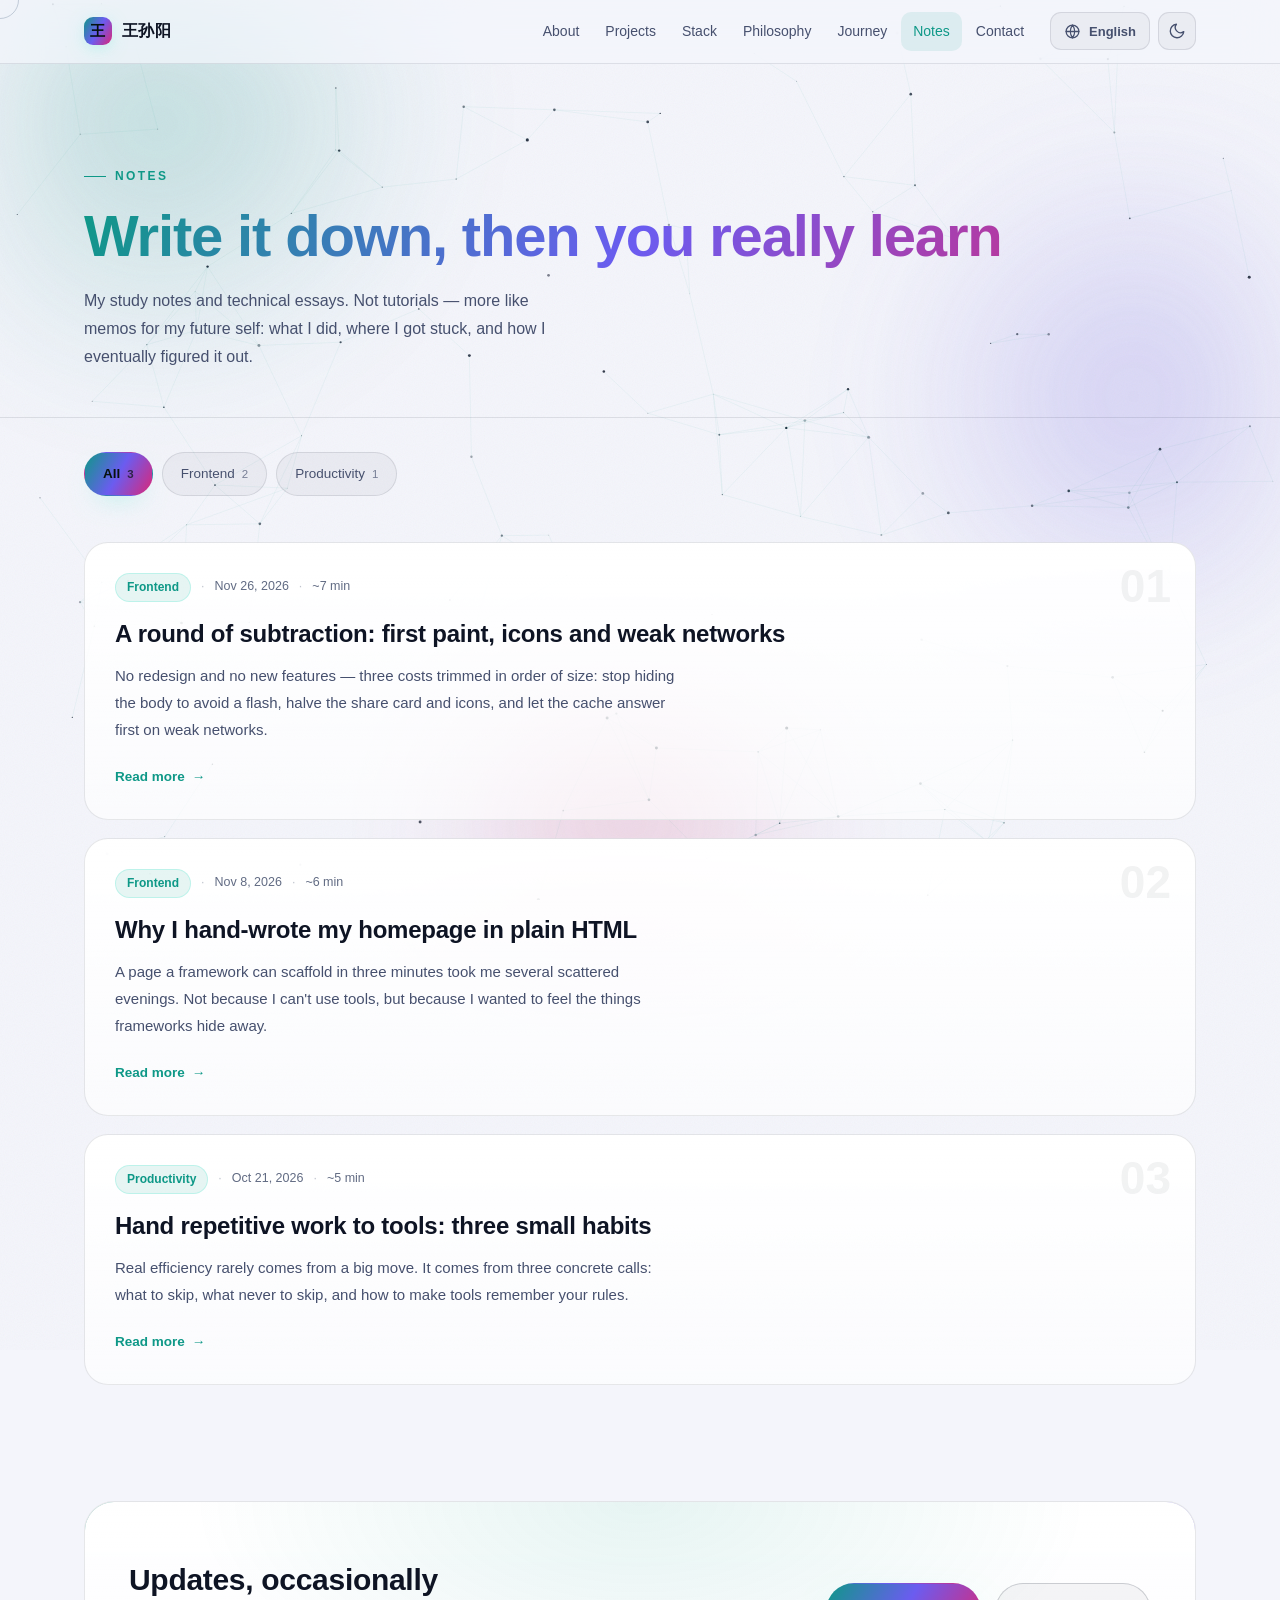
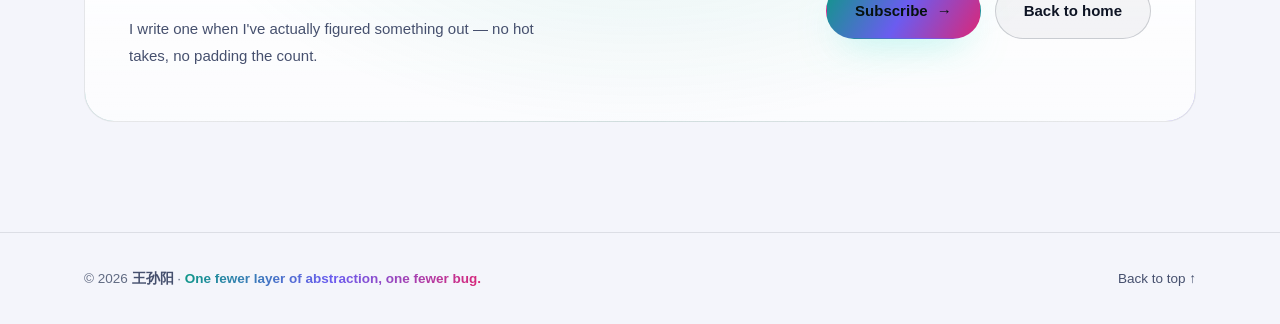
<file: en/blog.html>
<!DOCTYPE html>
<html lang="en" data-theme="dark">
<head>
<meta charset="UTF-8">
<meta name="viewport" content="width=device-width, initial-scale=1.0">
<title>Notes and tech essays: native Android, zero-dependency frontend · Wang Sunyang</title>
<meta name="description" content="My study notes and technical essays. Not tutorials — more like memos for my future self: what I did, where I got stuck, and how I eventually figured it out.">
<link rel="canonical" href="https://wang-sunyang.github.io/en/blog.html">
<meta name="theme-color" content="#05060e">
<meta name="color-scheme" content="dark light">

<meta property="og:type" content="website">
<meta property="og:site_name" content="王孙阳 · Wang Sunyang">
<meta property="og:title" content="Notes and tech essays: native Android, zero-dependency frontend · Wang Sunyang">
<meta name="twitter:title" content="Notes and tech essays: native Android, zero-dependency frontend · Wang Sunyang">
<meta property="og:description" content="My study notes and technical essays. Not tutorials — more like memos for my future self: what I did, where I got stuck, and how I eventually figured it out.">
<meta name="twitter:description" content="My study notes and technical essays. Not tutorials — more like memos for my future self: what I did, where I got stuck, and how I eventually figured it out.">
<meta property="og:url" content="https://wang-sunyang.github.io/en/blog.html">
<meta property="og:locale" content="en_US">
<meta property="og:locale:alternate" content="zh_CN">
<meta name="twitter:card" content="summary_large_image">

<link rel="icon" type="image/svg+xml" href="/favicon.svg">
<link rel="icon" type="image/png" sizes="32x32" href="/favicon-32.png">
<link rel="icon" type="image/png" sizes="16x16" href="/favicon-16.png">
<link rel="apple-touch-icon" sizes="180x180" href="/apple-touch-icon.png">
<link rel="icon" type="image/png" sizes="512x512" href="https://wang-sunyang.github.io/favicon-512.png">
<link rel="icon" type="image/webp" sizes="512x512" href="https://wang-sunyang.github.io/favicon-512.webp">
<link rel="manifest" href="https://wang-sunyang.github.io/site.webmanifest">
<link rel="sitemap" type="application/xml" title="Sitemap" href="/sitemap.xml">
  <link rel="alternate" type="application/rss+xml" title="王孙阳 · Wang Sunyang — 独立开发者" href="https://wang-sunyang.github.io/feed.xml">
<meta property="og:image" content="https://wang-sunyang.github.io/og-cover.jpg">
<meta property="og:image:width" content="1200">
<meta property="og:image:height" content="630">
<meta property="og:image:alt" content="王孙阳 · Wang Sunyang — 独立开发者">
<meta name="twitter:image" content="https://wang-sunyang.github.io/og-cover.jpg">
<meta name="twitter:image:alt" content="王孙阳 · Wang Sunyang — 独立开发者">

<script>
/* 首屏前决定主题，避免闪白/闪黑 */
(function(){var s=null;try{s=localStorage.getItem('theme');}catch(e){console.warn("[silent-catch]",e);}var l=window.matchMedia&&window.matchMedia('(prefers-color-scheme: light)').matches;document.documentElement.setAttribute('data-theme',s||(l?'light':'dark'));})();
</script>
<script>
/* 首屏语言判定：读 body 之前先定好 <html lang/dir>；
   目标语言不是中文时暂时隐藏正文，等词典就位再显示，避免先闪一句中文。 */
(function(){
  var L=["zh","zh-TW","en","ja","ko","fr","de","es","pt","it","ru","uk","pl","nl","tr","ar","hi","id","vi","th","el","sv","cs","ro","bn","ur","ms","tl","he","fa"];
  var RTL=["ar","he","fa","ur","yi","dv","ps","ckb","sd","ug"];
  var code="en";
  try{code=localStorage.getItem("lang")||sessionStorage.getItem("lang");}catch(e){console.warn("[silent-catch]",e);}
  if(!code||L.indexOf(code)<0){
    code=null;
    var list=(navigator.languages&&navigator.languages.length)?navigator.languages:[navigator.language||"zh"];
    for(var i=0;i<list.length;i++){
      var tag=String(list[i]||"").toLowerCase();if(!tag)continue;
      var bits=tag.split("-"),prim=bits[0],rest=bits.slice(1).join("-");
      if(prim==="zh"){code=(rest.indexOf("hant")>-1||rest==="tw"||rest==="hk"||rest==="mo")?"zh-TW":"zh";break;}
      if(L.indexOf(tag)>-1){code=tag;break;}
      if(L.indexOf(prim)>-1){code=prim;break;}
    }
    if(!code)code="zh";
  }
  var de=document.documentElement;
  de.setAttribute("lang",({"zh":"zh-CN","zh-TW":"zh-Hant"})[code]||code);
  de.setAttribute("dir",RTL.indexOf(code)>-1?"rtl":"ltr");
  window.__BOOT_LANG__=code;
  /* /en/ 预渲染页：正文已是英文，无需遮挡 */
  setTimeout(function(){if(!window.__LANG_READY__)de.className=de.className.replace(/\s*i18n-boot/g,"");},300);
})();
</script>
<style>:root{--bg:#05060e;--bg-2:#090b18;--surface:rgba(255,255,255,.04);--line:rgba(255,255,255,.09);--line-strong:rgba(255,255,255,.16);--text:#eef1fb;--text-2:#a3adc9;--text-3:#7b87ad;--acc1:#5eead4;--acc2:#a78bfa;--acc4:#f472b6;--acc1-soft:rgba(94,234,212,.12);--grad:linear-gradient(120deg,var(--acc1),var(--acc2) 50%,var(--acc4));--glow-1:rgba(94,234,212,.55);--nav-bg:rgba(5,6,14,.6);--card-bg:linear-gradient(180deg,rgba(255,255,255,.05),rgba(255,255,255,.02));--hover:rgba(255,255,255,.08);--radius:24px;--shadow:0 30px 80px -40px rgba(0,0,0,.9);--ease:cubic-bezier(.22,.61,.36,1);--font:"Inter","SF Pro Display",-apple-system,BlinkMacSystemFont,"Segoe UI","PingFang SC","HarmonyOS Sans SC","Hiragino Sans GB","Microsoft YaHei","Noto Sans","Noto Sans Arabic","Noto Sans Thai","Noto Sans Devanagari",sans-serif;}:root[data-theme="light"]{--bg:#f4f5fb;--bg-2:#ffffff;--surface:rgba(15,23,42,.04);--line:rgba(15,23,42,.10);--line-strong:rgba(15,23,42,.18);--text:#0e1424;--text-2:#46506e;--text-3:#616b83;--acc1:#0e9887;--acc2:#6b5cf0;--acc4:#db2777;--acc1-soft:rgba(14,152,135,.10);--nav-bg:rgba(244,245,251,.72);--card-bg:linear-gradient(180deg,#ffffff,rgba(255,255,255,.65));--hover:rgba(15,23,42,.06);--shadow:0 30px 60px -42px rgba(15,23,42,.35);}*,*::before,*::after{margin:0;padding:0;box-sizing:border-box}html{scroll-behavior:smooth;scroll-padding-top:96px;-webkit-text-size-adjust:100%}body{font-family:var(--font);background:var(--bg);color:var(--text);font-size:16px;line-height:1.75;overflow-x:hidden;-webkit-font-smoothing:antialiased;font-variant-numeric:tabular-nums;transition:background .4s var(--ease),color .4s var(--ease);min-height:100vh;}::selection{background:var(--acc1);color:#04110f}#aurora{position:fixed;inset:0;z-index:0;pointer-events:none;overflow:hidden;filter:blur(70px) saturate(130%)}#aurora i{position:absolute;border-radius:50%;opacity:.55;mix-blend-mode:screen}#aurora i:nth-child(1){width:52vw;height:52vw;left:-14vw;top:-18vw;background:radial-gradient(circle,var(--acc1) 0%,transparent 62%);animation:drift1 26s var(--ease) infinite alternate}#aurora i:nth-child(2){width:46vw;height:46vw;right:-12vw;top:8vw;background:radial-gradient(circle,var(--acc2) 0%,transparent 62%);animation:drift2 32s var(--ease) infinite alternate}#aurora i:nth-child(3){width:38vw;height:38vw;left:30vw;bottom:-16vw;background:radial-gradient(circle,var(--acc4) 0%,transparent 60%);animation:drift3 38s var(--ease) infinite alternate}@keyframes drift1{to{transform:translate(8vw,6vh) scale(1.15)}}@keyframes drift2{to{transform:translate(-9vw,10vh) scale(1.08)}}@keyframes drift3{to{transform:translate(6vw,-8vh) scale(1.2)}}:root[data-theme="light"] #aurora{filter:blur(70px) saturate(90%);opacity:.7}:root[data-theme="light"] #aurora i{mix-blend-mode:multiply;opacity:.4}#stars{position:fixed;inset:0;z-index:1;pointer-events:none}#grain{position:fixed;inset:-50%;z-index:2;pointer-events:none;opacity:.05;background-image:url("data:image/svg+xml,%3Csvg xmlns='http://www.w3.org/2000/svg' width='160' height='160'%3E%3Cfilter id='n'%3E%3CfeTurbulence type='fractalNoise' baseFrequency='0.9' numOctaves='2'/%3E%3C/filter%3E%3Crect width='100%25' height='100%25' filter='url(%23n)'/%3E%3C/svg%3E");animation:grain 8s steps(6) infinite}@keyframes grain{0%,100%{transform:translate(0,0)}20%{transform:translate(-3%,2%)}40%{transform:translate(2%,-3%)}60%{transform:translate(-2%,-2%)}80%{transform:translate(3%,3%)}}#cdot,#cring{position:fixed;top:-100px;left:-100px;z-index:9999;pointer-events:none;border-radius:50%;transform:translate(-50%,-50%)}#cdot{width:6px;height:6px;background:var(--acc1);box-shadow:0 0 12px var(--glow-1);mix-blend-mode:difference}#cring{width:38px;height:38px;border:1.5px solid rgba(148,163,184,.5);transition:width .25s var(--ease),height .25s var(--ease),border-color .25s var(--ease),background .25s var(--ease)}#cring.hot{width:64px;height:64px;border-color:var(--acc1);background:var(--acc1-soft)}@media (hover:none),(pointer:coarse){#cdot,#cring{display:none}}body.cursor-on{cursor:none}body.cursor-on a,body.cursor-on button,body.cursor-on [data-tilt]{cursor:none}.skip{position:fixed;left:-9999px;top:0;z-index:200;background:var(--acc1);color:#04110f;padding:10px 18px;font-weight:700;text-decoration:none;border-radius:0 0 12px 0}.skip:focus{left:0}#progress{position:fixed;top:0;left:0;height:2px;width:0;z-index:120;background:var(--grad);box-shadow:0 0 14px var(--glow-1)}a:focus-visible,button:focus-visible,[tabindex]:focus-visible{outline:2px solid var(--acc1);outline-offset:3px;border-radius:8px}.sr-only{position:absolute;width:1px;height:1px;padding:0;margin:-1px;overflow:hidden;clip:rect(0,0,0,0);white-space:nowrap;border:0}.site-nav{position:fixed;top:0;left:0;right:0;z-index:100;background:var(--nav-bg);backdrop-filter:blur(20px) saturate(150%);-webkit-backdrop-filter:blur(20px) saturate(150%);border-bottom:1px solid var(--line);transition:background .4s var(--ease),border-color .4s var(--ease)}.site-nav.scrolled{box-shadow:0 12px 34px -24px rgba(0,0,0,.6);border-bottom-color:var(--line-strong)}.nav-inner{max-width:1160px;margin:0 auto;padding:12px 24px;display:flex;align-items:center;gap:14px}.logo{font-weight:800;font-size:16px;letter-spacing:.02em;text-decoration:none;display:inline-flex;align-items:center;gap:10px;color:var(--text);flex-shrink:0}.logo .lg-mark{width:28px;height:28px;border-radius:9px;display:grid;place-items:center;font-size:15px;font-weight:800;color:#04110f;background:var(--grad);box-shadow:0 4px 18px -4px var(--glow-1);position:relative;overflow:hidden;animation:gradHuePlain 9s linear infinite}.logo .lg-mark::after{content:"";position:absolute;inset:0;background:linear-gradient(120deg,transparent 30%,rgba(255,255,255,.7) 50%,transparent 70%);transform:translateX(-100%);animation:shine 4s var(--ease) infinite}@keyframes shine{0%,60%{transform:translateX(-100%)}100%{transform:translateX(100%)}}@keyframes gradHuePlain{0%{filter:hue-rotate(0deg)}100%{filter:hue-rotate(360deg)}}.nav-links{display:flex;gap:2px;margin-left:auto;overflow-x:auto;scrollbar-width:none}.nav-links::-webkit-scrollbar{display:none}.nav-links a{color:var(--text-2);text-decoration:none;font-size:14px;padding:7px 12px;border-radius:10px;white-space:nowrap;transition:color .25s var(--ease),background .25s var(--ease)}@media (hover:hover){.nav-links a:hover{color:var(--text);background:var(--hover)}}.nav-links a.active{color:var(--acc1);background:var(--acc1-soft)}.nav-tools{display:flex;align-items:center;gap:8px;flex-shrink:0}.tool-btn{width:38px;height:38px;display:grid;place-items:center;background:var(--surface);border:1px solid var(--line);border-radius:11px;color:var(--text-2);cursor:pointer;transition:color .25s var(--ease),border-color .25s var(--ease),background .25s var(--ease),transform .25s var(--ease)}@media (hover:hover){.tool-btn:hover{color:var(--acc1);border-color:var(--acc1);background:var(--acc1-soft);transform:translateY(-1px)}}.tool-btn svg{width:18px;height:18px;fill:none;stroke:currentColor;stroke-width:1.8;stroke-linecap:round;stroke-linejoin:round}:root[data-theme="dark"] .i-moon{display:none}:root[data-theme="light"] .i-sun{display:none}.lang-btn{width:auto;padding:0 13px;gap:8px;display:flex;align-items:center;font-family:inherit;font-size:13px;font-weight:600}.lang-btn svg{width:17px;height:17px}#langPanel{position:fixed;z-index:150;width:min(420px,calc(100vw - 32px));max-height:70vh;overflow:hidden;background:var(--bg-2);border:1px solid var(--line);border-radius:20px;box-shadow:var(--shadow);opacity:0;visibility:hidden;transform:translateY(12px) scale(.98);transform-origin:top right;transition:opacity .28s var(--ease),transform .28s var(--ease),visibility .28s}#langPanel.open{opacity:1;visibility:visible;transform:none}[dir="rtl"] #langPanel{transform-origin:top left;}.lang-head{display:flex;align-items:center;justify-content:space-between;padding:16px 18px 12px;border-bottom:1px solid var(--line)}.lang-head b{font-size:14px;font-weight:700}.lang-close{background:none;border:none;color:var(--text-3);cursor:pointer;width:28px;height:28px;display:grid;place-items:center;border-radius:8px}@media (hover:hover){.lang-close:hover{color:var(--text);background:var(--hover)}}.lang-list{overflow-y:auto;max-height:calc(70vh - 60px);padding:8px}.lang-list button{width:100%;display:flex;align-items:center;gap:12px;background:none;border:none;color:var(--text-2);font-family:inherit;font-size:14px;padding:11px 12px;border-radius:12px;cursor:pointer;text-align:start;transition:background .2s,color .2s}@media (hover:hover){.lang-list button:hover{background:var(--hover);color:var(--text)}}.lang-list button.active{background:var(--acc1-soft);color:var(--acc1)}.lang-list .lg-dot{width:10px;height:10px;border-radius:50%;background:var(--grad);box-shadow:0 0 8px var(--glow-1);flex:none}.lang-list .lg-native{font-weight:600}.lang-list .lg-sub{font-size:12px;color:var(--text-3)}.lang-list button .chk{margin-inline-start:auto;color:var(--acc1);opacity:0}.lang-list button.active .chk{opacity:1}main{position:relative;z-index:5}.wrap{max-width:1160px;margin:0 auto;padding:0 24px}.sec-tag{display:inline-flex;align-items:center;gap:9px;font-size:12px;font-weight:700;letter-spacing:.2em;text-transform:uppercase;color:var(--acc1);margin-bottom:16px}.sec-tag::before{content:"";width:22px;height:1px;background:var(--acc1)}.page-head{padding:158px 0 46px;border-bottom:1px solid var(--line);position:relative}.page-head h1{font-size:clamp(34px,5.6vw,58px);line-height:1.14;letter-spacing:-.02em;font-weight:800;margin-bottom:18px;background:var(--grad);-webkit-background-clip:text;background-clip:text;color:transparent;animation:gradHuePlain 10s linear infinite}.page-head .sub{color:var(--text-2);font-size:16px;max-width:56ch}.filter-bar{display:flex;gap:9px;flex-wrap:wrap;padding:34px 0 12px}.filter{font:inherit;font-size:13.5px;color:var(--text-2);background:var(--surface);border:1px solid var(--line);padding:9px 18px;border-radius:999px;cursor:pointer;display:inline-flex;align-items:center;gap:7px;transition:color .22s var(--ease),border-color .22s var(--ease),background .22s var(--ease),transform .22s var(--ease),box-shadow .22s var(--ease)}@media (hover:hover){.filter:hover{color:var(--text);border-color:var(--line-strong);transform:translateY(-1px)}}.filter[aria-pressed="true"]{color:#06120f;background:var(--grad);border-color:transparent;font-weight:650;box-shadow:0 12px 28px -14px var(--glow-1);animation:gradHuePlain 7s linear infinite}.filter .count{font-size:11.5px;opacity:.7;font-variant-numeric:tabular-nums}.card{background:var(--card-bg);border:1px solid var(--line);border-radius:var(--radius);padding:30px;position:relative;transition:transform .3s var(--ease),border-color .3s var(--ease),box-shadow .3s var(--ease)}.glow-card{position:relative}.glow-card::before{content:"";position:absolute;inset:-1px;border-radius:inherit;padding:1px;background:conic-gradient(from var(--a,0deg),transparent 0deg,var(--acc1) 60deg,transparent 120deg,var(--acc2) 200deg,transparent 280deg);-webkit-mask:linear-gradient(#000 0 0) content-box,linear-gradient(#000 0 0);-webkit-mask-composite:xor;mask-composite:exclude;opacity:0;transition:opacity .4s var(--ease)}@media (hover:hover){.glow-card:hover::before{opacity:1;animation:spinborder 3.5s linear infinite}}@property --a{syntax:"<angle>";initial-value:0deg;inherits:false}@keyframes spinborder{to{--a:360deg}}.post-list{list-style:none;display:grid;gap:18px;padding:34px 0 96px}.post-item{display:contents}.post-card{display:flex;flex-direction:column;text-decoration:none;color:inherit;position:relative;overflow:hidden;transform-style:preserve-3dpadding:30px 34px}.post-card .idx{position:absolute;top:20px;right:24px;font-size:46px;font-weight:800;color:var(--text);opacity:.05;line-height:1;font-variant-numeric:tabular-nums}.post-card .glare{position:absolute;inset:0;pointer-events:none;background:radial-gradient(320px 200px at var(--gx,50%) var(--gy,0%),rgba(255,255,255,.1),transparent 60%);opacity:0;transition:opacity .3s}@media (hover:hover){.post-card:hover .glare{opacity:1}}.post-meta{display:flex;align-items:center;gap:10px;flex-wrap:wrap;font-size:12.5px;color:var(--text-3);margin-bottom:16px}.post-meta .cat-chip{display:inline-flex;align-items:center;font-size:12px;font-weight:700;color:var(--acc1);background:var(--acc1-soft);border:1px solid rgba(94,234,212,.3);padding:3px 11px;border-radius:999px}.post-meta .sep{opacity:.4}.post-meta .read{font-variant-numeric:tabular-nums}.post-card h2{font-size:clamp(19px,2.6vw,24px);line-height:1.35;font-weight:750;letter-spacing:-.01em;margin-bottom:12px;transition:color .25s var(--ease)}@media (hover:hover){.post-card:hover h2{color:var(--acc1)}}.post-card>p{font-size:15px;color:var(--text-2);line-height:1.8;max-width:68ch;margin-bottom:22px;flex:1}.post-foot{display:inline-flex;align-items:center;gap:7px;font-size:13.5px;font-weight:650;color:var(--acc1)}.post-foot .arrow{transition:transform .25s var(--ease)}@media (hover:hover){.post-card:hover .arrow{transform:translateX(4px)}}.is-hidden{display:none !important}.empty{text-align:center;padding:56px 24px;color:var(--text-3);font-size:14.5px}.subscribe{padding:20px 0 110px}.sub-card{background:radial-gradient(640px 320px at 50% 0%,var(--acc1-soft),transparent 70%),var(--card-bg);border:1px solid var(--line);border-radius:30px;padding:52px 44px;display:flex;align-items:center;justify-content:space-between;gap:26px;flex-wrap:wrap;position:relative;overflow:hidden}.sub-card::before{content:"";position:absolute;inset:-1px;border-radius:inherit;padding:1px;background:linear-gradient(120deg,var(--acc1),transparent 40%,var(--acc2));-webkit-mask:linear-gradient(#000 0 0) content-box,linear-gradient(#000 0 0);-webkit-mask-composite:xor;mask-composite:exclude;opacity:.5}.sub-card h2{font-size:clamp(22px,3vw,30px);margin-bottom:10px;letter-spacing:-.01em}.sub-card p{color:var(--text-2);font-size:15px;max-width:52ch}.btns{display:flex;gap:14px;flex-wrap:wrap}.btn{display:inline-flex;align-items:center;gap:9px;padding:14px 28px;border-radius:999px;font-size:15px;font-weight:650;text-decoration:none;border:1px solid transparent;position:relative;overflow:hidden;transition:transform .25s var(--ease),box-shadow .25s var(--ease),border-color .25s var(--ease)}.btn .arrow{transition:transform .25s var(--ease)}@media (hover:hover){.btn:hover .arrow{transform:translateX(4px)}}.btn.primary{background:var(--grad);color:#06120f;box-shadow:0 16px 40px -16px var(--glow-1);animation:gradHuePlain 6s linear infinite}.btn.primary::after{content:"";position:absolute;inset:0;background:linear-gradient(120deg,transparent 30%,rgba(255,255,255,.55) 50%,transparent 70%);transform:translateX(-120%);transition:transform .6s var(--ease)}@media (hover:hover){.btn.primary:hover::after{transform:translateX(120%)}}@media (hover:hover){.btn.primary:hover{transform:translateY(-2px);box-shadow:0 22px 50px -16px var(--glow-1)}}.btn.ghost{color:var(--text);background:var(--surface);border-color:var(--line-strong)}@media (hover:hover){.btn.ghost:hover{transform:translateY(-2px);border-color:var(--acc1);background:var(--acc1-soft)}}footer{position:relative;z-index:5;border-top:1px solid var(--line);padding:34px 0;font-size:13.5px;color:var(--text-3)}.foot-inner{display:flex;justify-content:space-between;align-items:center;gap:16px;flex-wrap:wrap}footer b{color:var(--text-2);font-weight:650}footer a{color:var(--text-2);text-decoration:none}@media (hover:hover){footer a:hover{color:var(--acc1)}}.motto{background:var(--grad);-webkit-background-clip:text;background-clip:text;color:transparent;font-weight:700;animation:gradHuePlain 9s linear infinite}#toTop{position:fixed;right:22px;bottom:22px;z-index:90;width:46px;height:46px;border-radius:14px;background:var(--bg-2);border:1px solid var(--line);color:var(--text-2);cursor:pointer;display:grid;place-items:center;box-shadow:var(--shadow);opacity:0;visibility:hidden;transform:translateY(10px);transition:.3s var(--ease)}#toTop.show{opacity:1;visibility:visible;transform:none}@media (hover:hover){#toTop:hover{color:var(--acc1);border-color:var(--acc1)}}#toTop svg{width:20px;height:20px;fill:none;stroke:currentColor;stroke-width:2;stroke-linecap:round;stroke-linejoin:round}.js .reveal{opacity:0;transform:translateY(24px);filter:blur(6px);transition:opacity .7s var(--ease),transform .7s var(--ease),filter .7s var(--ease)}.js .reveal.in{opacity:1;transform:none;filter:none}[dir="rtl"] .nav-links{margin-left:0;margin-right:auto}[dir="rtl"] .sec-tag::before{order:2}[dir="rtl"] .post-card .idx{right:auto;left:24px}[dir="rtl"] .post-foot .arrow{transform:rotate(180deg)}@media (hover:hover){[dir="rtl"] .post-card:hover .arrow{transform:rotate(180deg) translateX(-4px)}}[dir="rtl"] .btn .arrow{transform:rotate(180deg)}@media (hover:hover){[dir="rtl"] .btn:hover .arrow{transform:rotate(180deg) translateX(-4px)}}@media (max-width:860px){.nav-links{display:none}}@media (max-width:680px){.wrap{padding:0 18px}.page-head{padding:126px 0 36px}.post-card{padding:24px 22px;border-radius:18px}.sub-card{padding:38px 22px;border-radius:22px}.sub-card .btns{width:100%}.sub-card .btn{flex:1;justify-content:center}.nav-inner{padding:10px 16px}.post-list{padding:26px 0 72px}#langPanel{left:12px;right:12px;width:auto;top:auto;bottom:calc(12px + env(safe-area-inset-bottom,0px));max-height:520px;max-height:min(74dvh,520px);transform-origin:bottom center;transform:translateY(20px) scale(.98)}.lang-list{max-height:460px;max-height:calc(min(74dvh,520px) - 60px);-webkit-overflow-scrolling:touch}}@media (prefers-reduced-motion:reduce){html{scroll-behavior:auto}*,*::before,*::after{animation-duration:.01ms !important;animation-iteration-count:1 !important;transition-duration:.01ms !important}.js .reveal{opacity:1;transform:none;filter:none}#aurora i{animation:none}#grain{display:none}}#langPanel .lang-search-wrap{padding:10px 12px 4px;}#langPanel .lang-search{width:100%;box-sizing:border-box;padding:8px 11px;border-radius:9px;border:1px solid rgba(128,128,128,.35);background:rgba(128,128,128,.08);color:inherit;font:inherit;font-size:13px;line-height:1.3;-webkit-appearance:none;appearance:none;}#langPanel .lang-search::-webkit-search-cancel-button{-webkit-appearance:none;}#langPanel .lang-search:focus{outline:2px solid var(--acc1);outline-offset:1px;}#langPanel .lang-list button[data-lang]:focus-visible{outline:2px solid var(--acc1);outline-offset:2px;}#langPanel.no-match .lang-list::after{content:"\2014";display:block;padding:22px 0;text-align:center;opacity:.55;}html.lang-lock,html.lang-lock body{overflow:hidden;}@media (prefers-reduced-motion:reduce){#langPanel,.lang-search-wrap{transition:none!important;animation:none!important;}}html:lang(bn){font-family:"Noto Sans Bengali","Nirmala UI","Segoe UI",system-ui,sans-serif;}html:lang(ur){font-family:"Noto Nastaliq Urdu","Noto Naskh Arabic","Segoe UI",Tahoma,system-ui,sans-serif;}html:lang(fa),html:lang(he),html:lang(ar),html:lang(sd),html:lang(ps){font-family:"Segoe UI",Tahoma,"Noto Naskh Arabic","Noto Sans Hebrew",system-ui,sans-serif;}#langPanel{display:flex;flex-direction:column}.lang-head,.lang-search-wrap,.lang-remember{flex:none}#langPanel .lang-list{flex:1 1 auto;min-height:0;max-height:none;overscroll-behavior:contain}.lang-remember{display:flex;align-items:center;gap:12px;justify-content:space-between;padding:11px 18px;border-bottom:1px solid var(--line)}.lang-remember .lr-text{display:flex;flex-direction:column;gap:2px;min-width:0}.lang-remember .lr-text b{font-size:13px;font-weight:650;color:var(--text);line-height:1.25}.lang-remember .lr-sub{font-size:11.5px;color:var(--text-3);line-height:1.35}.lr-switch{flex:none;position:relative;width:44px;height:25px;padding:0;border-radius:999px;border:1px solid var(--line);background:rgba(128,128,128,.22);cursor:pointer;transition:background .22s var(--ease),border-color .22s var(--ease)}.lr-switch .lr-knob{position:absolute;top:2px;left:2px;width:19px;height:19px;border-radius:50%;background:var(--text-3);transition:transform .22s var(--ease),background .22s var(--ease)}.lr-switch[aria-checked="true"]{background:var(--acc1-soft);border-color:rgba(94,234,212,.45)}.lr-switch[aria-checked="true"] .lr-knob{transform:translateX(19px);background:var(--acc1)}.lr-switch:focus-visible{outline:2px solid var(--acc1);outline-offset:2px}html[dir="rtl"] .lr-switch .lr-knob{left:auto;right:2px}html[dir="rtl"] .lr-switch[aria-checked="true"] .lr-knob{transform:translateX(-19px)}#langPanel .lang-list .lg-native,#langPanel .lang-list .lg-sub{overflow-wrap:anywhere}#langPanel .lang-list{scrollbar-width:thin;scrollbar-color:rgba(148,163,184,.45) transparent;scroll-padding-block:6px}#langPanel .lang-list::-webkit-scrollbar{width:8px}#langPanel .lang-list::-webkit-scrollbar-track{background:transparent}#langPanel .lang-list::-webkit-scrollbar-thumb{background:rgba(148,163,184,.4);border-radius:99px;border:2px solid transparent;background-clip:content-box}@media (hover:hover){#langPanel .lang-list::-webkit-scrollbar-thumb:hover{background:rgba(148,163,184,.65);background-clip:content-box}}@media (max-width:400px){.lang-remember{padding:9px 16px}.lang-remember .lr-sub{display:none}}:target,[id]{scroll-margin-top:96px}html.i18n-boot{background:#05060e}html[data-theme="light"].i18n-boot{background:#f4f5fb}@media print{@page{margin:14mm 12mm}html,body{background:#fff!important;color:#111!important}body{color-adjust:exact;-webkit-print-color-adjust:exact;print-color-adjust:exact}#langPanel,#langBtn,#menuBtn,#mobileMenu,#menuOverlay,#langSearch,#bodyNote,.aurora,.grain,.noise,.cursor-glow,.lang-search-wrap,.skip-link,.sr-only,.theme-toggle,nav,.nav,.topbar,.lang-wrap,.more-wrap{display:none!important}a{color:#111!important;text-decoration:underline}a[href^="http"]::after{content:" (" attr(href) ")";font-size:9pt;color:#555;word-break:break-all}h1,h2,h3{break-after:avoid;page-break-after:avoid}img,pre,table,blockquote,figure{break-inside:avoid;page-break-inside:avoid}pre{white-space:pre-wrap;word-break:break-word;border:1px solid #ddd;background:#fafafa}}@media print{.toc,.post-nav,.read-bar,.reader-bar,.progress,.scroll-progress,#tocToggle{display:none!important}.prose{max-width:none!important;font-size:11.5pt;line-height:1.65;color:#111}.prose pre,.prose code{color:#111!important;background:#f4f4f4!important}.prose img{max-width:100%!important;height:auto}.prose a{word-break:break-word}}@media (forced-colors: active){.site-nav,.mobile-menu,.menu-overlay,#langPanel .lang-card,#kbdPanel .kbd-card,.card,.proj,.post-card{backdrop-filter:none!important;-webkit-backdrop-filter:none!important}.site-nav,.mobile-menu,.card,.proj,.post-card{border-color:CanvasText}.lang-list button[aria-checked="true"]{outline:2px solid Highlight;outline-offset:-2px;forced-color-adjust:none}}</style>
<script type="application/ld+json">{"@context":"https://schema.org","@graph":[{"@type":"Person","@id":"https://wang-sunyang.github.io/#person","name":"王孙阳","alternateName":"Wang Sunyang","url":"https://wang-sunyang.github.io/","jobTitle":"独立开发者","description":"独立开发者，做原生 Android、端侧 ML 与零依赖网页项目；长夜拾星工作室（Nightglean Studio）主理人。","sameAs":["https://github.com/wang-sunyang","https://github.com/nightglean"],"knowsAbout":["Native Android","Kotlin","On-device ML","LiteRT","WebGL","Three.js","静态站点工程"]},{"@type":"Blog","@id":"https://wang-sunyang.github.io/blog.html#blog","url":"https://wang-sunyang.github.io/blog.html","name":"学习笔记与技术随笔：原生 Android、零依赖前端 · 王孙阳","inLanguage":"en","author":{"@id":"https://wang-sunyang.github.io/#person"}}]}</script>
<link rel="alternate" hreflang="en" href="https://wang-sunyang.github.io/en/blog.html">
<link rel="alternate" hreflang="zh-Hans" href="https://wang-sunyang.github.io/blog.html">
<link rel="alternate" hreflang="x-default" href="https://wang-sunyang.github.io/blog.html">
</head>

<body>
<div id="srStatus" role="status" aria-live="polite" aria-atomic="true" style="position:absolute;width:1px;height:1px;margin:-1px;padding:0;overflow:hidden;clip:rect(0 0 0 0);white-space:nowrap;border:0"></div>
<a class="skip" href="#main" data-i18n="skip">Skip to content</a>
<div id="progress" aria-hidden="true"></div>

<div id="aurora" aria-hidden="true"><i></i><i></i><i></i></div>
<canvas id="stars" aria-hidden="true"></canvas>
<div id="grain" aria-hidden="true"></div>
<div id="cdot" aria-hidden="true"></div>
<div id="cring" aria-hidden="true"></div>

<nav class="site-nav" aria-label="Main navigation" data-i18n-aria="a11y.mainNav">
  <div class="nav-inner">
    <a class="logo" href="/index.html"><span class="lg-mark">王</span><span>王孙阳</span></a>
    <div class="nav-links">
      <a href="index.html#about" data-i18n="nav.about">About</a>
      <a href="index.html#projects" data-i18n="nav.projects">Projects</a>
      <a href="index.html#stack" data-i18n="nav.stack">Stack</a>
      <a href="index.html#philosophy" data-i18n="nav.phil">Philosophy</a>
      <a href="index.html#journey" data-i18n="nav.journey">Journey</a>
      <a href="/blog.html" data-i18n="nav.notes" class="active" aria-current="page">Notes</a>
      <a href="index.html#contact" data-i18n="nav.contact">Contact</a>
    </div>
    <div class="nav-tools">
      <button class="tool-btn lang-btn" id="langBtn" type="button" aria-label="Switch language" data-i18n-aria="a11y.langBtn" aria-haspopup="dialog" aria-controls="langPanel" aria-expanded="false">
        <svg viewBox="0 0 24 24"><circle cx="12" cy="12" r="9"/><path d="M3 12h18M12 3a15 15 0 0 1 0 18M12 3a15 15 0 0 0 0 18"/></svg>
        <span id="langLabel">English</span>
      </button>
      <button class="tool-btn" id="themeToggle" type="button" aria-label="Toggle dark / light theme" data-i18n-aria="a11y.themeToggle" aria-pressed="false">
        <svg class="i-sun" viewBox="0 0 24 24"><circle cx="12" cy="12" r="4"/><path d="M12 2v2M12 20v2M2 12h2M20 12h2M4.9 4.9l1.4 1.4M17.7 17.7l1.4 1.4M19.1 4.9l-1.4 1.4M6.3 17.7l-1.4 1.4"/></svg>
        <svg class="i-moon" viewBox="0 0 24 24"><path d="M21 12.8A9 9 0 1 1 11.2 3a7 7 0 0 0 9.8 9.8z"/></svg>
      </button>
    </div>
  </div>
</nav>

<div id="langPanel" role="dialog" aria-modal="true" aria-label="Choose language" data-i18n-aria="a11y.langPanel">
  <div class="lang-head">
    <b data-i18n="ui.langTitle">Choose language / Language</b>
    <button class="lang-close" id="langClose" type="button" aria-label="Close" data-i18n-aria="a11y.close">✕</button>
  </div>
  <div class="lang-remember">
    <span class="lr-text"><b id="rememberLangText" data-i18n="ui.remember">Remember language</b><span class="lr-sub" data-i18n="ui.rememberSub">Use this language on your next visit</span></span>
    <button class="lr-switch" id="rememberLang" type="button" role="switch" aria-checked="true" aria-labelledby="rememberLangText"><span class="lr-knob" aria-hidden="true"></span></button>
  </div>
  <div class="lang-list" id="langList" role="radiogroup" data-i18n-aria="a11y.langPanel" aria-label="Choose language"></div>
</div>

<main id="main">
  <header class="page-head">
    <div class="wrap">
      <div class="sec-tag" data-i18n="page.eyebrow">NOTES</div>
      <h1 data-i18n="page.title">Write it down, then you really learn</h1>
      <p class="sub" data-i18n="page.subtitle">My study notes and technical essays. Not tutorials — more like memos for my future self: what I did, where I got stuck, and how I eventually figured it out.</p>
    </div>
  </header>

  <div class="wrap">
    <div class="filter-bar" role="group" aria-label="Filter notes by category" data-i18n-aria="a11y.filterBar">
      <button class="filter" data-filter="all" aria-pressed="true"><span data-i18n="filter.all">All</span><span class="count">3</span></button>
      <button class="filter" data-filter="fe" aria-pressed="false"><span data-i18n="cat.fe">Frontend</span><span class="count">2</span></button>
      <button class="filter" data-filter="prod" aria-pressed="false"><span data-i18n="cat.prod">Productivity</span><span class="count">1</span></button>
    </div>

    <ul class="post-list" id="postList">
            <li class="post-item" data-cat="fe">
        <a class="card glow-card post-card reveal" data-tilt href="/posts/site-r6-optimization.html">
          <span class="idx" aria-hidden="true">01</span>
          <span class="glare" aria-hidden="true"></span>
          <div class="post-meta">
            <span class="cat-chip" data-i18n="cat.fe">Frontend</span>
            <span class="sep" aria-hidden="true">·</span>
            <time datetime="2026-11-26" data-i18n="p3.date">Nov 26, 2026</time>
            <span class="sep" aria-hidden="true">·</span>
            <span class="read" data-i18n="p3.read">~7 min</span>
          </div>
          <h2 data-i18n="p3.title">A round of subtraction: first paint, icons and weak networks</h2>
          <p data-i18n="p3.desc">No redesign and no new features — three costs trimmed in order of size: stop hiding the body to avoid a flash, halve the share card and icons, and let the cache answer first on weak networks.</p>
          <span class="post-foot"><span data-i18n="readMore">Read more</span> <span class="arrow" aria-hidden="true">→</span></span>
        </a>
      </li>
<li class="post-item" data-cat="fe">
        <a class="card glow-card post-card reveal" data-tilt href="/posts/handwritten-html.html">
          <span class="idx" aria-hidden="true">02</span>
          <span class="glare" aria-hidden="true"></span>
          <div class="post-meta">
            <span class="cat-chip" data-i18n="cat.fe">Frontend</span>
            <span class="sep" aria-hidden="true">·</span>
            <time datetime="2026-11-08" data-i18n="p1.date">Nov 8, 2026</time>
            <span class="sep" aria-hidden="true">·</span>
            <span class="read" data-i18n="p1.read">~6 min</span>
          </div>
          <h2 data-i18n="p1.title">Why I hand-wrote my homepage in plain HTML</h2>
          <p data-i18n="p1.desc">A page a framework can scaffold in three minutes took me several scattered evenings. Not because I can't use tools, but because I wanted to feel the things frameworks hide away.</p>
          <span class="post-foot"><span data-i18n="readMore">Read more</span> <span class="arrow" aria-hidden="true">→</span></span>
        </a>
      </li>

      <li class="post-item" data-cat="prod">
        <a class="card glow-card post-card reveal" data-tilt href="/posts/three-habits.html">
          <span class="idx" aria-hidden="true">03</span>
          <span class="glare" aria-hidden="true"></span>
          <div class="post-meta">
            <span class="cat-chip" data-i18n="cat.prod">Productivity</span>
            <span class="sep" aria-hidden="true">·</span>
            <time datetime="2026-10-21" data-i18n="p2.date">Oct 21, 2026</time>
            <span class="sep" aria-hidden="true">·</span>
            <span class="read" data-i18n="p2.read">~5 min</span>
          </div>
          <h2 data-i18n="p2.title">Hand repetitive work to tools: three small habits</h2>
          <p data-i18n="p2.desc">Real efficiency rarely comes from a big move. It comes from three concrete calls: what to skip, what never to skip, and how to make tools remember your rules.</p>
          <span class="post-foot"><span data-i18n="readMore">Read more</span> <span class="arrow" aria-hidden="true">→</span></span>
        </a>
      </li>
    </ul>

    <p class="empty is-hidden" id="emptyTip" data-i18n="empty">No notes in this category yet.</p>
  </div>

  <section class="subscribe">
    <div class="wrap">
      <div class="sub-card reveal">
        <div>
          <h2 data-i18n="sub.title">Updates, occasionally</h2>
          <p data-i18n="sub.desc">I write one when I've actually figured something out — no hot takes, no padding the count.</p>
        </div>
        <div class="btns">
          <a class="btn primary" href="index.html#contact"><span data-i18n="sub.cta">Subscribe</span> <span class="arrow" aria-hidden="true">→</span></a>
          <a class="btn ghost" href="/index.html" data-i18n="sub.back">Back to home</a>
        </div>
      </div>
    </div>
  </section>
</main>

<footer>
  <div class="wrap foot-inner">
    <div>© <span id="year">2026</span> <b>王孙阳</b> · <span class="motto" data-i18n="footer.line">One fewer layer of abstraction, one fewer bug.</span></div>
    <div><a href="#top" data-i18n="footer.top">Back to top ↑</a></div>
  </div>
</footer>

<button id="toTop" type="button" aria-label="Back to top" data-i18n-aria="a11y.toTop"><svg viewBox="0 0 24 24"><path d="M12 19V5M5 12l7-7 7 7"/></svg></button>

<script>
/* ============================================================
   i18n dictionary — 30 languages
   ============================================================ */
var LANGS=[
  {code:"zh",native:"简体中文",sub:"Simplified Chinese"},
  {code:"zh-TW",native:"繁體中文",sub:"Traditional Chinese"},
  {code:"en",native:"English",sub:"English"},
  {code:"ja",native:"日本語",sub:"Japanese"},
  {code:"ko",native:"한국어",sub:"Korean"},
  {code:"fr",native:"Français",sub:"French"},
  {code:"de",native:"Deutsch",sub:"German"},
  {code:"es",native:"Español",sub:"Spanish"},
  {code:"pt",native:"Português",sub:"Portuguese"},
  {code:"it",native:"Italiano",sub:"Italian"},
  {code:"ru",native:"Русский",sub:"Russian"},
  {code:"uk",native:"Українська",sub:"Ukrainian"},
  {code:"pl",native:"Polski",sub:"Polish"},
  {code:"nl",native:"Nederlands",sub:"Dutch"},
  {code:"tr",native:"Türkçe",sub:"Turkish"},
  {code:"ar",native:"العربية",sub:"Arabic",rtl:true},
  {code:"hi",native:"हिन्दी",sub:"Hindi"},
  {code:"id",native:"Bahasa Indonesia",sub:"Indonesian"},
  {code:"vi",native:"Tiếng Việt",sub:"Vietnamese"},
  {code:"th",native:"ไทย",sub:"Thai"}
];

var I18N={"zh":{"theme":{"toDark":"切换到深色模式","toLight":"切换到浅色模式"},"a11y":{"close":"关闭","langBtn":"切换语言 / Switch language","themeToggle":"切换深浅色","langPanel":"选择语言 / Choose language","mainNav":"主导航","nav":"导航","toTop":"回到顶部","tocSidebar":"本页目录","tocDrawer":"文章目录","kbdPanel":"键盘快捷键","openMenu":"打开菜单","mobileMenu":"移动端菜单","closeMenu":"关闭菜单","copyWechat":"复制微信号","filterBar":"按分类筛选笔记"},"meta":{"title":"学习笔记与技术随笔：原生 Android、零依赖前端 · 王孙阳"},"skip":"跳到主要内容","ui":{"remember":"记住语言","rememberSub":"下次访问沿用当前语言","langTitle":"选择语言 / Language","langSwitched":"已切换为{lang}"},"nav":{"about":"关于","projects":"作品","stack":"技术栈","phil":"理念","journey":"轨迹","notes":"笔记","contact":"联系"},"page":{"eyebrow":"NOTES","title":"写下来，才真正学会","subtitle":"这里放我的学习笔记和技术随笔。不是教程，更像是给未来的自己留的备忘：做过什么、卡在哪里、后来怎么想通的。"},"filter":{"all":"全部"},"cat":{"fe":"前端","prod":"效率"},"p1":{"title":"为什么我用纯手写 HTML 做个人主页","desc":"用框架三分钟能搭出来的页面，我断断续续写了几个晚上。不是不会用工具，而是想把那些被框架藏起来的东西，亲手摸一遍。","date":"2026 年 11 月 8 日","read":"约 6 分钟"},"p2":{"title":"把重复的事交给工具：三个小习惯","desc":"效率提升往往不来自什么大动作，而是来自三个具体的判断：什么该省、什么绝不能省、以及怎么让工具替你记住规则。","date":"2026 年 10 月 21 日","read":"约 5 分钟"},"readMore":"阅读全文","empty":"这个分类下还没有笔记。","sub":{"title":"不定期更新","desc":"有想明白的事就写一篇，不追热点，不硬凑数量。","cta":"订阅更新","back":"回到主页"},"footer":{"line":"少一层抽象，就少一类 bug。","top":"回到顶部 ↑"},"p3":{"date":"2026 年 11 月 26 日","read":"约 7 分钟","title":"给站点做一轮减法：首屏、图标和弱网","desc":"不改设计也不加功能，只把三类开销按量级各砍一次：首屏不再靠隐藏正文防闪，分享图与图标砍掉一半体积，弱网下让缓存先说话。"}},"zh-TW":{"meta":{"title":"學習筆記與技術隨筆：原生 Android、零依賴前端 · 王孫陽"},"skip":"跳到主要內容","ui":{"remember":"記住語言","rememberSub":"下次造訪沿用目前語言","langTitle":"選擇語言 / Language","langSwitched":"已切換為{lang}"},"nav":{"about":"關於","projects":"作品","stack":"技術棧","phil":"理念","journey":"軌跡","notes":"筆記","contact":"聯繫"},"page":{"eyebrow":"NOTES","title":"寫下來，才真正學會","subtitle":"這裡放我的學習筆記和技術隨筆。不是教學，更像是給未來的自己留的備忘：做過什麼、卡在哪裡、後來怎麼想通的。"},"filter":{"all":"全部"},"cat":{"fe":"前端","prod":"效率"},"p1":{"title":"為什麼我用純手寫 HTML 做個人主頁","desc":"用框架三分鐘能搭出來的頁面，我斷斷續續寫了幾個晚上。不是不會用工具，而是想把那些被框架藏起來的東西，親手摸一遍。","date":"2026 年 11 月 8 日","read":"約 6 分鐘"},"p2":{"title":"把重複的事交給工具：三個小習慣","desc":"效率提升往往不來自什麼大動作，而是來自三個具體的判斷：什麼該省、什麼絕不能省、以及怎麼讓工具替你記住規則。","date":"2026 年 10 月 21 日","read":"約 5 分鐘"},"readMore":"閱讀全文","empty":"這個分類下還沒有筆記。","sub":{"title":"不定期更新","desc":"有想明白的事就寫一篇，不追熱點，不硬湊數量。","cta":"訂閱更新","back":"回到主頁"},"footer":{"line":"少一層抽象，就少一類 bug。","top":"回到頂部 ↑"},"p3":{"date":"2026 年 11 月 26 日","read":"約 7 分鐘","title":"給站點做一輪減法：首屏、圖標和弱網","desc":"不改設計也不加功能，只把三類開銷按量級各砍一次：首屏不再靠隱藏正文防閃，分享圖與圖標砍掉一半體積，弱網下讓緩存先說話。"}},"en":{"theme":{"toDark":"Switch to dark mode","toLight":"Switch to light mode"},"a11y":{"close":"Close","langBtn":"Switch language","themeToggle":"Toggle dark / light theme","langPanel":"Choose language","mainNav":"Main navigation","nav":"Navigation","toTop":"Back to top","tocSidebar":"On this page","tocDrawer":"Table of contents","kbdPanel":"Keyboard shortcuts","openMenu":"Open menu","mobileMenu":"Mobile menu","closeMenu":"Close menu","copyWechat":"Copy WeChat ID","filterBar":"Filter notes by category"},"meta":{"title":"Notes and tech essays: native Android, zero-dependency frontend · Wang Sunyang"},"skip":"Skip to content","ui":{"remember":"Remember language","rememberSub":"Use this language on your next visit","langTitle":"Choose language / Language","langSwitched":"Switched to {lang}"},"nav":{"about":"About","projects":"Projects","stack":"Stack","phil":"Philosophy","journey":"Journey","notes":"Notes","contact":"Contact"},"page":{"eyebrow":"NOTES","title":"Write it down, then you really learn","subtitle":"My study notes and technical essays. Not tutorials — more like memos for my future self: what I did, where I got stuck, and how I eventually figured it out."},"filter":{"all":"All"},"cat":{"fe":"Frontend","prod":"Productivity"},"p1":{"title":"Why I hand-wrote my homepage in plain HTML","desc":"A page a framework can scaffold in three minutes took me several scattered evenings. Not because I can't use tools, but because I wanted to feel the things frameworks hide away.","date":"Nov 8, 2026","read":"~6 min"},"p2":{"title":"Hand repetitive work to tools: three small habits","desc":"Real efficiency rarely comes from a big move. It comes from three concrete calls: what to skip, what never to skip, and how to make tools remember your rules.","date":"Oct 21, 2026","read":"~5 min"},"readMore":"Read more","empty":"No notes in this category yet.","sub":{"title":"Updates, occasionally","desc":"I write one when I've actually figured something out — no hot takes, no padding the count.","cta":"Subscribe","back":"Back to home"},"footer":{"line":"One fewer layer of abstraction, one fewer bug.","top":"Back to top ↑"},"p3":{"date":"Nov 26, 2026","read":"~7 min","title":"A round of subtraction: first paint, icons and weak networks","desc":"No redesign and no new features — three costs trimmed in order of size: stop hiding the body to avoid a flash, halve the share card and icons, and let the cache answer first on weak networks."}}};

/* ============================================================
   i18n runtime
   ============================================================ */

/* ---- additional languages ---- */

LANGS.push({code:"el",native:"Ελληνικά",sub:"Greek"},{code:"sv",native:"Svenska",sub:"Swedish"},{code:"cs",native:"Čeština",sub:"Czech"},{code:"ro",native:"Română",sub:"Romanian"});
LANGS.push({code:"bn",native:"বাংলা",sub:"Bengali"},{code:"ur",native:"اردو",sub:"Urdu"},{code:"ms",native:"Bahasa Melayu",sub:"Malay"},{code:"tl",native:"Filipino",sub:"Filipino"});
/* fill any missing entry from English, so a new language never shows blanks */
(function(){
  var base=I18N.en;
  if(!base)return;
  function fill(dst,src){
    for(var k in src){
      if(!Object.prototype.hasOwnProperty.call(src,k))continue;
      var v=src[k];
      if(dst[k]===undefined||dst[k]===null||dst[k]==="")dst[k]=v;
      else if(v&&typeof v==="object"&&typeof dst[k]==="object")fill(dst[k],v);
    }
  }
  for(var code in I18N){
    if(code!=="en"&&I18N[code]&&typeof I18N[code]==="object")fill(I18N[code],base);
  }
  window.__i18nFill=fill;
})();
LANGS.push({code:"he",native:"עברית",sub:"Hebrew"},{code:"fa",native:"فارسی",sub:"Persian"});
var rootEl=document.documentElement;
function getPath(obj,path){return path.split(".").reduce(function(o,k){return o?o[k]:undefined;},obj);}
/* 记住语言开关
   开：语言写入 localStorage，下次访问沿用（默认，兼容老行为）
   关：只写 sessionStorage —— 本标签页刷新/跳页仍保持所选语言，关掉浏览器后回到自动检测
   读取顺序：localStorage 优先，其次 sessionStorage，最后浏览器语言 */
var LANG_REMEMBER_KEY="rememberLang";
function langRememberOn(){
  try{return localStorage.getItem(LANG_REMEMBER_KEY)!=="0";}catch(e){return true;}
}
function __readSavedLang(){
  try{return localStorage.getItem("lang")||sessionStorage.getItem("lang")||null;}catch(e){return null;}
}
function __persistLang(code){
  try{
    sessionStorage.setItem("lang",code);
    if(langRememberOn())localStorage.setItem("lang",code);
    else localStorage.removeItem("lang");
  }catch(e){console.warn("[silent-catch]",e);}
}
function __renderLang(code){
  var lang=I18N[code]||I18N["zh"];
  __persistLang(code);
  var __tt=getPath(lang,"meta.title");
  if(__tt){document.title=__tt;var __og=document.querySelector('meta[property="og:title"]');if(__og)__og.setAttribute("content",__tt);}
  rootEl.setAttribute("lang",langAttrOf(code));
  rootEl.setAttribute("dir", langDirOf(code));
  document.querySelectorAll("[data-i18n]").forEach(function(el){
    var v=getPath(lang,el.getAttribute("data-i18n"));
    if(v!==undefined) el.textContent=v;
  });
  document.getElementById("langLabel").textContent=(LANGS.filter(function(l){return l.code===code;})[0]||{}).native||code;
  document.querySelectorAll("[data-i18n-aria]").forEach(function(el){
    var __ak=el.getAttribute("data-i18n-aria"),av=getPath(lang,__ak);
    if(av===undefined) av=getPath(I18N.en||I18N.zh,__ak);
    if(av!==undefined) el.setAttribute("aria-label",av);
  });
  document.querySelectorAll(".lang-list button").forEach(function(b){
    var __on=(b.getAttribute("data-lang")===code);b.classList.toggle("active",__on);b.setAttribute("aria-checked",__on?"true":"false");
  });
  var desc=getPath(lang,"page.subtitle");
  if(desc){var m=document.querySelector('meta[name="description"]');if(m)m.setAttribute("content",desc);}
  var t=getPath(lang,"page.title");
  var __mt=getPath(lang,"meta.title");
  if(__mt){document.title=__mt;}
  else if(t){document.title=t+" · "+(code==="zh-TW"?"王孫陽":"王孙阳");}
  __syncOG(code,lang,__mt||t,desc);
}

/* build language list */
/* R5: og/twitter 元信息随语言同步（复用既有 meta.title / 页面描述键，不新增翻译键） */
var __OG_LOCALE={"zh":"zh_CN","zh-TW":"zh_TW","en":"en_US","ja":"ja_JP","ko":"ko_KR","fr":"fr_FR","de":"de_DE","es":"es_ES","pt":"pt_BR","it":"it_IT","ru":"ru_RU","uk":"uk_UA","pl":"pl_PL","nl":"nl_NL","tr":"tr_TR","ar":"ar_AR","hi":"hi_IN","id":"id_ID","vi":"vi_VN","th":"th_TH","el":"el_GR","sv":"sv_SE","cs":"cs_CZ","ro":"ro_RO","bn":"bn_BD","ur":"ur_PK","ms":"ms_MY","tl":"tl_PH","he":"he_IL","fa":"fa_IR"};
function __syncOG(code,lang,title,desc){
  function __set(sel,val){var el=document.querySelector(sel);if(el&&val!=null&&val!=="")el.setAttribute("content",val);}
  if(title){__set('meta[property="og:title"]',title);__set('meta[name="twitter:title"]',title);}
  if(desc){var __d=String(desc).replace(/<[^>]*>/g,"").replace(/\s+/g," ").trim();__set('meta[property="og:description"]',__d);__set('meta[name="twitter:description"]',__d);__set('meta[name="description"]',__d);}
  __set('meta[property="og:locale"]',__OG_LOCALE[code]||String(code).replace("-","_"));
  __set('meta[property="og:locale:alternate"]', /^en/.test(code) ? "zh_CN" : "en_US");
}
var I18N_EXT_BASE="/i18n/blog/";
/* ============================================================
   i18n 词典按需加载
   首屏只内联 zh / zh-TW / en（三份就够首屏用），其余 27 种语言
   每种一个外链文件，切换或命中浏览器语言时才注入 <script>。
   用 <script> 而不是 fetch：file:// 双击打开同样能加载，不需要服务器。
   ============================================================ */
var __INLINE_LANGS={"zh":1,"zh-TW":1,"en":1};
var __EXT_LANGS=[];
(function(){for(var i=0;i<LANGS.length;i++){var c=LANGS[i].code;if(!__INLINE_LANGS[c])__EXT_LANGS.push(c);}})();
function __isKnownLang(code){return !!(code&&(I18N[code]||__EXT_LANGS.indexOf(code)>-1));}
var __langBusy={},__langQueue={};
function __loadLang(code,cb){
  if(I18N[code]){cb();return;}
  if(!__isKnownLang(code)){cb();return;}
  if(__langBusy[code]){__langQueue[code].push(cb);return;}
  __langBusy[code]=true;__langQueue[code]=[cb];
  var s=document.createElement("script");
  s.src=I18N_EXT_BASE+code+".js?v=20261127";s.async=true;
  function done(ok){
    if(!ok){I18N[code]=I18N.zh;
      (window.__i18nErrs=window.__i18nErrs||[]).push("langload:"+code);
      var __de=document.documentElement;
      if(__de&&__de.className.indexOf("i18n-boot")>-1)__de.className=__de.className.replace(/\s*i18n-boot/g,"");
    }
    __langBusy[code]=false;
    var q=__langQueue[code]||[];__langQueue[code]=[];
    for(var i=0;i<q.length;i++){try{q[i]();}catch(e){console.warn("[silent-catch]",e);}}
  }
  s.onload=function(){done(true);};
  s.onerror=function(){done(false);};
  document.head.appendChild(s);
}
window.__I18N_PUSH__=function(code,data){
  if(!code||!data)return;
  I18N[code]=data;
  if(window.__i18nFill)window.__i18nFill(I18N[code],I18N.en);
};
function __announceLang(code){
  var box=document.getElementById("srStatus");
  if(!box)return;
  var d=I18N[code]||I18N.zh||{};
  var native=(LANGS.filter(function(l){return l.code===code;})[0]||{}).native||code;
  var t=(d.ui&&d.ui.langSwitched)||"";
  box.textContent="";
  setTimeout(function(){box.textContent=t?t.replace(/\{lang\}/g,native):native;},40);
}
function setLang(code){
  if(!__isKnownLang(code))code="zh";
  __persistLang(code);
  __loadLang(code,function(){
    __renderLang(code);
    __announceLang(code);
    if(typeof syncLangUI==="function")syncLangUI();
    document.documentElement.classList.remove("i18n-boot");
    window.__LANG_READY__=true;
  });
}

/* build language list */(function(){
  var list=document.getElementById("langList");
  var html="";
  LANGS.forEach(function(l){
    html+='<button type="button" role="radio" aria-checked="false" data-lang="'+l.code+'"><span class="lg-dot" aria-hidden="true"></span><span style="flex:1"><span class="lg-native">'+l.native+'</span><br><span class="lg-sub">'+l.sub+'</span></span><span class="chk">✓</span></button>';
  });
  list.innerHTML=html;
})();

/* auto-detect best language on first visit */
/* auto-detect best language on first visit (script/region aware) */
(function(){
  var APPLY=(typeof setLang==="function")?setLang:applyLang;
  try{var __q=new URLSearchParams(location.search).get("lang");if(__q){__q=__q.replace("_","-");if(__isKnownLang(__q)){APPLY(__q);try{history.replaceState(null,"",location.pathname+location.hash);}catch(e2){console.warn("[silent-catch]",e2);}return;}}}catch(e1){console.warn("[silent-catch]",e1);}
  var saved="en";
  if(saved && __isKnownLang(saved)){APPLY(saved);return;}
  var list=(navigator.languages&&navigator.languages.length)?navigator.languages:[navigator.language||"zh"];
  var cand="zh";
  for(var i=0;i<list.length;i++){
    var tag=String(list[i]||"").toLowerCase();
    if(!tag)continue;
    var bits=tag.split("-"),prim=bits[0],rest=bits.slice(1).join("-");
    if(prim==="zh"){cand=(rest.indexOf("hant")>-1||rest==="tw"||rest==="hk"||rest==="mo")?"zh-TW":"zh";break;}
    if(I18N[tag]){cand=tag;break;}
    if(I18N[prim]){cand=prim;break;}
  }
  APPLY(cand);
})();

/* language panel open/close */
/* ============================================================
   language panel — unified controller (identical on every page)
   ============================================================ */
var langPanel=document.getElementById("langPanel");
var langBtn=document.getElementById("langBtn");
var langListEl=document.getElementById("langList");
var langCloseBtn=document.getElementById("langClose");
var LANG_APPLY=(typeof applyLang==="function")?applyLang:(typeof setLang==="function"?setLang:null);

function langDirOf(code){return (["ar","he","fa","ur","yi","dv","ps","ckb","sd","ug"].indexOf(code)>-1)?"rtl":"ltr";}
function langAttrOf(code){return ({"zh":"zh-CN","zh-TW":"zh-Hant"})[code]||code;}
function currentLang(){
  var saved=__readSavedLang();
  return (saved && __isKnownLang(saved))?saved:"zh";
}
function positionPanel(){
  if(!langPanel||!langBtn)return;
  if(window.innerWidth<=680){
    langPanel.style.top="";langPanel.style.right="";langPanel.style.left="";
    return;
  }
  var r=langBtn.getBoundingClientRect();
  var rtl=document.documentElement.getAttribute("dir")==="rtl";
  var pw=langPanel.offsetWidth||Math.min(420,window.innerWidth-32);
  var gap=12;
  langPanel.style.top=(r.bottom+10)+"px";
  if(rtl){
    langPanel.style.right="";
    langPanel.style.left=Math.max(gap,Math.min(r.left,window.innerWidth-pw-gap))+"px";
  }else{
    langPanel.style.left="";
    langPanel.style.right=Math.max(gap,window.innerWidth-r.right)+"px";
  }
}
function panelIsOpen(){return !!(langPanel&&langPanel.classList.contains("open"));}
function setPanelLock(on){
  if(!document.documentElement)return;
  document.documentElement.classList.toggle("lang-lock", !!on && window.innerWidth<=680);
}
function focusLangButton(){
  if(!langListEl)return;
  var cur=langListEl.querySelector('button[data-lang="'+currentLang()+'"]')||langListEl.querySelector("button[data-lang]");
  if(!cur)return;
  try{cur.focus({preventScroll:true});}catch(e){try{cur.focus();}catch(e2){console.warn("[silent-catch]",e2);}}
  if(cur.scrollIntoView)try{cur.scrollIntoView({block:"nearest"});}catch(e3){console.warn("[silent-catch]",e3);}
}
function openPanel(){
  if(!langPanel||panelIsOpen())return;
  langPanel.classList.add("open");
  langPanel.setAttribute("aria-hidden","false");
  if(langBtn)langBtn.setAttribute("aria-expanded","true");
  positionPanel();setPanelLock(true);focusLangButton();
}
function closePanel(refocus){
  if(!langPanel||!panelIsOpen())return;
  langPanel.classList.remove("open");
  langPanel.setAttribute("aria-hidden","true");
  if(langBtn)langBtn.setAttribute("aria-expanded","false");
  setPanelLock(false);
  var s=document.getElementById("langSearch");
  if(s&&s.value){s.value="";filterLangList("");}
  if(refocus&&langBtn)try{langBtn.focus({preventScroll:true});}catch(e){console.warn("[silent-catch]",e);}
}
function filterLangList(q){
  if(!langListEl)return;
  q=String(q||"").trim().toLowerCase();
  var btns=langListEl.querySelectorAll("button[data-lang]"),n=0;
  for(var i=0;i<btns.length;i++){
    var b=btns[i];
    var hay=((b.textContent||"")+" "+(b.getAttribute("data-lang")||"")).toLowerCase();
    var ok=!q||hay.indexOf(q)>-1;
    b.hidden=!ok;if(ok)n++;
  }
  langPanel.classList.toggle("no-match",n===0);
}
function visibleLangButtons(){
  if(!langListEl)return [];
  var all=langListEl.querySelectorAll("button[data-lang]"),out=[];
  for(var i=0;i<all.length;i++)if(!all[i].hidden)out.push(all[i]);
  return out;
}

if(langPanel){
  langPanel.setAttribute("role","dialog");
  langPanel.setAttribute("aria-modal","true");
  langPanel.setAttribute("aria-hidden","true");
  if(!langPanel.hasAttribute("aria-label"))langPanel.setAttribute("aria-label","Language");
  /* search field — only meaningful once the list gets long */
  (function(){
    if(!langListEl||document.getElementById("langSearch"))return;
    var wrap=document.createElement("div");
    wrap.className="lang-search-wrap";
    var input=document.createElement("input");
    input.id="langSearch";input.className="lang-search";input.type="search";
    input.setAttribute("autocomplete","off");input.setAttribute("spellcheck","false");
    input.setAttribute("aria-label","Language");
    input.setAttribute("placeholder","\u2315  Language / \u8bed\u8a00");
    input.addEventListener("input",function(){filterLangList(input.value);});
    input.addEventListener("keydown",function(e){
      if(e.key!=="Enter")return;
      var first=visibleLangButtons()[0];
      if(first){e.preventDefault();first.click();}
    });
    wrap.appendChild(input);
    langListEl.parentNode.insertBefore(wrap,langListEl);
  })();
}

/* 记住语言开关绑定 */
var langRememberBtn=document.getElementById("rememberLang");
function syncRememberUI(){
  if(!langRememberBtn)return;
  langRememberBtn.setAttribute("aria-checked",langRememberOn()?"true":"false");
}
function __liveLangCode(){
  var a=document.documentElement.getAttribute("lang")||"";
  if(a==="zh-CN")return "zh";
  if(a==="zh-Hant")return "zh-TW";
  return __isKnownLang(a)?a:currentLang();
}
if(langRememberBtn){
  langRememberBtn.addEventListener("click",function(){
    var next=!langRememberOn();
    var cur=__liveLangCode();
    try{
      localStorage.setItem(LANG_REMEMBER_KEY,next?"1":"0");
      sessionStorage.setItem("lang",cur);
      if(next)localStorage.setItem("lang",cur);
      else localStorage.removeItem("lang");
    }catch(e){console.warn("[silent-catch]",e);}
    syncRememberUI();
  });
  syncRememberUI();
}

if(langBtn)langBtn.addEventListener("click",function(e){e.preventDefault();panelIsOpen()?closePanel(false):openPanel();});
if(langCloseBtn)langCloseBtn.addEventListener("click",function(){closePanel(true);});
document.addEventListener("click",function(e){
  if(panelIsOpen() && !langPanel.contains(e.target) && e.target!==langBtn && !(langBtn&&langBtn.contains(e.target)))closePanel(false);
});
document.addEventListener("keydown",function(e){
  if(!panelIsOpen())return;
  if(e.key==="Escape"){e.preventDefault();closePanel(true);return;}
  var btns=visibleLangButtons();
  if(!btns.length)return;
  var idx=btns.indexOf(document.activeElement);
  if(e.key==="ArrowDown"){e.preventDefault();btns[idx<0?0:(idx+1)%btns.length].focus();return;}
  if(e.key==="ArrowUp"){e.preventDefault();btns[idx<=0?btns.length-1:idx-1].focus();return;}
  if(e.key==="Home"){e.preventDefault();btns[0].focus();return;}
  if(e.key==="End"){e.preventDefault();btns[btns.length-1].focus();return;}
  if(e.key==="Tab"){
    var items=[];
    if(langCloseBtn)items.push(langCloseBtn);
    var rb=document.getElementById("rememberLang");
    if(rb)items.push(rb);
    var s=document.getElementById("langSearch");
    if(s)items.push(s);
    items=items.concat(btns);
    var first=items[0],last=items[items.length-1];
    if(e.shiftKey && document.activeElement===first){e.preventDefault();last.focus();}
    else if(!e.shiftKey && document.activeElement===last){e.preventDefault();first.focus();}
  }
});
if(langListEl)langListEl.addEventListener("click",function(e){
  var b=e.target.closest("button[data-lang]");
  if(!b)return;
  var code=b.getAttribute("data-lang");
  if(LANG_APPLY)LANG_APPLY(code);syncLangUI();
  closePanel(true);
});
window.addEventListener("resize",function(){if(panelIsOpen())positionPanel();});
window.addEventListener("scroll",function(){if(panelIsOpen())positionPanel();},{passive:true});
window.addEventListener("storage",function(e){
  if(e.key===LANG_REMEMBER_KEY){syncRememberUI();return;}
  if(e.key!=="lang"||!e.newValue||!__isKnownLang(e.newValue)||!LANG_APPLY)return;
  LANG_APPLY(e.newValue);syncLangUI();
});
function syncLangUI(){
  var code=currentLang(),dict=I18N[code]||{};
  if(langListEl){
    var btns=langListEl.querySelectorAll("button[data-lang]");
    for(var i=0;i<btns.length;i++){
      if(btns[i].getAttribute("data-lang")===code)btns[i].setAttribute("aria-current","true");
      else btns[i].removeAttribute("aria-current");
    }
  }
  if(typeof LANGS!=="undefined"){
    var n=LANGS.length;
    var p=document.querySelector('[data-i18n="projects.p5d"]');
    if(p&&p.textContent.indexOf("{n}")>-1)p.textContent=p.textContent.replace(/\{n\}/g,String(n));
    var st=document.querySelector('[data-i18n="about.s2k"]');
    var cb=st&&st.parentNode?st.parentNode.querySelector("[data-count]"):null;
    if(cb){cb.setAttribute("data-count",String(n));cb.textContent=String(n);}
  }
  var label=(dict.kbd&&dict.kbd.lang)||"Language";
  if(langBtn)langBtn.setAttribute("title",label);
  if(langPanel)langPanel.setAttribute("aria-label",label);
}
syncLangUI();

/* ============================================================
   theme
   ============================================================ */
(function(){
  var saved=null;try{saved=localStorage.getItem("theme");}catch(e){console.warn("[silent-catch]",e);}
  var light=window.matchMedia&&window.matchMedia("(prefers-color-scheme: light)").matches;
  rootEl.setAttribute("data-theme",saved||(light?"light":"dark"));
  var btn=document.getElementById("themeToggle");
  function sync(t){
    btn.setAttribute("aria-pressed",t==="light"?"true":"false");
    var __tl=I18N[currentLang()]||I18N["zh"];
    btn.setAttribute("aria-label",t==="light"?(__tl.theme&&__tl.theme.toDark):(__tl.theme&&__tl.theme.toLight));
    var tc=document.querySelector('meta[name="theme-color"]');
    if(tc)tc.setAttribute("content",t==="light"?"#f4f5fb":"#05060e");
  }
  sync(rootEl.getAttribute("data-theme"));
  btn.addEventListener("click",function(){
    var next=rootEl.getAttribute("data-theme")==="light"?"dark":"light";
    rootEl.setAttribute("data-theme",next);
    try{localStorage.setItem("theme",next);}catch(e){console.warn("[silent-catch]",e);}
    sync(next);
  });
  if(window.matchMedia){
    var mq=window.matchMedia("(prefers-color-scheme: light)");
    var cb=function(e){var s=null;try{s=localStorage.getItem("theme");}catch(err){console.warn("[silent-catch]",err);};if(s)return;var t=e.matches?"light":"dark";rootEl.setAttribute("data-theme",t);sync(t);};
    if(mq.addEventListener)mq.addEventListener("change",cb);else if(mq.addListener)mq.addListener(cb);
  }
})();

/* ============================================================
   starfield canvas
   ============================================================ */
(function(){
  var canvas=document.getElementById("stars");
  var ctx=canvas.getContext("2d");
  var reduce=window.matchMedia&&window.matchMedia("(prefers-reduced-motion: reduce)").matches;
  var stars=[],W,H,raf=null,mx=0,my=0;
  function resize(){
    W=canvas.width=window.innerWidth;
    H=canvas.height=window.innerHeight;
    var n=Math.min(180,Math.floor(W*H/9000));
    stars=[];
    for(var i=0;i<n;i++){
      stars.push({x:Math.random()*W,y:Math.random()*H,r:Math.random()*1.3+0.3,a:Math.random()*0.7+0.2,p:Math.random()*0.02+0.004});
    }
  }
  function draw(){
    ctx.clearRect(0,0,W,H);
    var light=rootEl.getAttribute("data-theme")==="light";
    var base=light?"15,23,42":"148,163,184";
    for(var i=0;i<stars.length;i++){
      var s=stars[i];
      s.y-=0.08;if(s.y<-2)s.y=H+2;
      s.a+=s.p;if(s.a>0.9||s.a<0.2)s.p*=-1;
      ctx.beginPath();
      ctx.arc(s.x+(mx*0.02*s.r),s.y,s.r,0,6.283);
      ctx.fillStyle="rgba("+base+","+s.a+")";
      ctx.fill();
    }
    ctx.strokeStyle=light?"rgba(14,152,135,.10)":"rgba(94,234,212,.10)";
    ctx.lineWidth=0.5;
    for(var a=0;a<stars.length;a++){
      for(var b=a+1;b<stars.length;b++){
        var dx=stars[a].x-stars[b].x,dy=stars[a].y-stars[b].y;
        var d=dx*dx+dy*dy;
        if(d<12000){ctx.beginPath();ctx.moveTo(stars[a].x,stars[a].y);ctx.lineTo(stars[b].x,stars[b].y);ctx.stroke();}
      }
    }
    raf=requestAnimationFrame(draw);
  }
  resize();
  if(!reduce)raf=requestAnimationFrame(draw);
  else{draw();cancelAnimationFrame(raf);}
  window.addEventListener("resize",resize);
  window.addEventListener("mousemove",function(e){mx=e.clientX/W-0.5;my=e.clientY/H-0.5;});
  document.addEventListener("visibilitychange",function(){
    if(document.hidden){cancelAnimationFrame(raf);}
    else if(!reduce){cancelAnimationFrame(raf);raf=requestAnimationFrame(draw);}
  });
})();

/* ============================================================
   custom cursor
   ============================================================ */
(function(){
  if(!window.matchMedia||!window.matchMedia("(hover:hover) and (pointer:fine)").matches)return;
  var dot=document.getElementById("cdot"),ring=document.getElementById("cring");
  var rx=0,ry=0,tx=0,ty=0,raf=null;
  document.body.classList.add("cursor-on");
  window.addEventListener("mousemove",function(e){
    tx=e.clientX;ty=e.clientY;
    dot.style.left=tx+"px";dot.style.top=ty+"px";
  });
  function loop(){
    rx+=(tx-rx)*0.16;ry+=(ty-ry)*0.16;
    ring.style.left=rx+"px";ring.style.top=ry+"px";
    raf=requestAnimationFrame(loop);
  }
  loop();
  document.addEventListener("mouseover",function(e){
    if(e.target.closest("a,button,[data-tilt],input,textarea"))ring.classList.add("hot");
  });
  document.addEventListener("mouseout",function(e){
    if(e.target.closest("a,button,[data-tilt],input,textarea"))ring.classList.remove("hot");
  });
})();

/* ============================================================
   scroll progress + reveal + back-to-top
   ============================================================ */
var bar=document.getElementById("progress");
var ticking=false;
window.addEventListener("scroll",function(){
  if(ticking)return;ticking=true;
  requestAnimationFrame(function(){
    var h=document.documentElement;
    var max=h.scrollHeight-h.clientHeight;
    bar.style.width=(max>0?(h.scrollTop/max)*100:0)+"%";
    document.getElementById("toTop").classList.toggle("show",h.scrollTop>600);
    ticking=false;
  });
},{passive:true});
document.getElementById("toTop").addEventListener("click",function(){window.scrollTo({top:0,behavior:"smooth"});});
/* nav scrolled state */
(function(){
  var nav=document.querySelector(".site-nav");
  if(!nav)return;
  function onScroll(){nav.classList.toggle("scrolled",window.scrollY>12);}
  window.addEventListener("scroll",onScroll,{passive:true});
  onScroll();
})();

document.documentElement.classList.add("js");
var revealEls=document.querySelectorAll(".reveal");
if("IntersectionObserver" in window){
  var io=new IntersectionObserver(function(entries){
    entries.forEach(function(e){
      if(!e.isIntersecting)return;
      e.target.classList.add("in");
      io.unobserve(e.target);
    });
  },{threshold:0.1,rootMargin:"0px 0px -50px 0px"});
  revealEls.forEach(function(el,i){el.style.transitionDelay=(i%3)*80+"ms";io.observe(el);});
}else{revealEls.forEach(function(el){el.classList.add("in");});}

/* ============================================================
   3D tilt
   ============================================================ */
(function(){
  if(!window.matchMedia||!window.matchMedia("(hover:hover) and (pointer:fine)").matches)return;
  if(window.matchMedia("(prefers-reduced-motion: reduce)").matches)return;
  document.querySelectorAll("[data-tilt]").forEach(function(el){
    var glare=el.querySelector(".glare");
    el.addEventListener("mousemove",function(e){
      var r=el.getBoundingClientRect();
      var px=(e.clientX-r.left)/r.width,py=(e.clientY-r.top)/r.height;
      var rx=(0.5-py)*7,ry=(px-0.5)*9;
      el.style.transform="perspective(900px) rotateX("+rx+"deg) rotateY("+ry+"deg) translateY(-4px)";
      if(glare){glare.style.setProperty("--gx",px*100+"%");glare.style.setProperty("--gy",py*100+"%");}
    });
    el.addEventListener("mouseleave",function(){
      el.style.transform="";
    });
  });
})();

/* ============================================================
   category filter
   ============================================================ */
(function(){
  var filters=Array.prototype.slice.call(document.querySelectorAll(".filter"));
  var items=Array.prototype.slice.call(document.querySelectorAll(".post-item"));
  var empty=document.getElementById("emptyTip");
  filters.forEach(function(f){
    f.addEventListener("click",function(){
      var key=f.getAttribute("data-filter");
      filters.forEach(function(x){x.setAttribute("aria-pressed",String(x===f));});
      var shown=0;
      items.forEach(function(it){
        var match=key==="all"||it.getAttribute("data-cat")===key;
        it.style.display=match?"contents":"none";
        if(match)shown++;
      });
      empty.classList.toggle("is-hidden",shown>0);
    });
  });
})();

/* footer year */
document.getElementById("year").textContent=new Date().getFullYear();
</script>
<script>/* R5: PWA 离线兜底，与 site.webmanifest 能力声明对齐 */
if("serviceWorker" in navigator)window.addEventListener("load",function(){navigator.serviceWorker.register("/sw.js").catch(function(e){console.warn("[silent-catch]",e);});});</script>

<script>
/* A1：/en/ 预渲染页的语言切换 —— 切到英语留在本页，切到其他语言回根页（根页负责 30 语渲染） */
(function(){
  var ROOT="https://wang-sunyang.github.io/blog.html";
  document.addEventListener("click",function(e){
    var b=e.target&&e.target.closest?e.target.closest("#langList button[data-lang]"):null;
    if(!b)return;
    var c=b.getAttribute("data-lang");
    e.preventDefault();e.stopPropagation();
    if(c==="en"){var p=document.getElementById("langPanel");var bb=document.getElementById("langBtn");if(p){p.classList.remove("open");p.hidden=true;}if(bb)bb.setAttribute("aria-expanded","false");return;}
    try{sessionStorage.setItem("lang",c);if(localStorage.getItem("rememberLang")!=="0")localStorage.setItem("lang",c);else localStorage.removeItem("lang");}catch(err){console.warn("[silent-catch]",err);}
    location.href=ROOT+(ROOT.indexOf("?")>-1?"&":"?")+"lang="+encodeURIComponent(c);
  },true);
})();
</script>
</body>
</html>
</file>
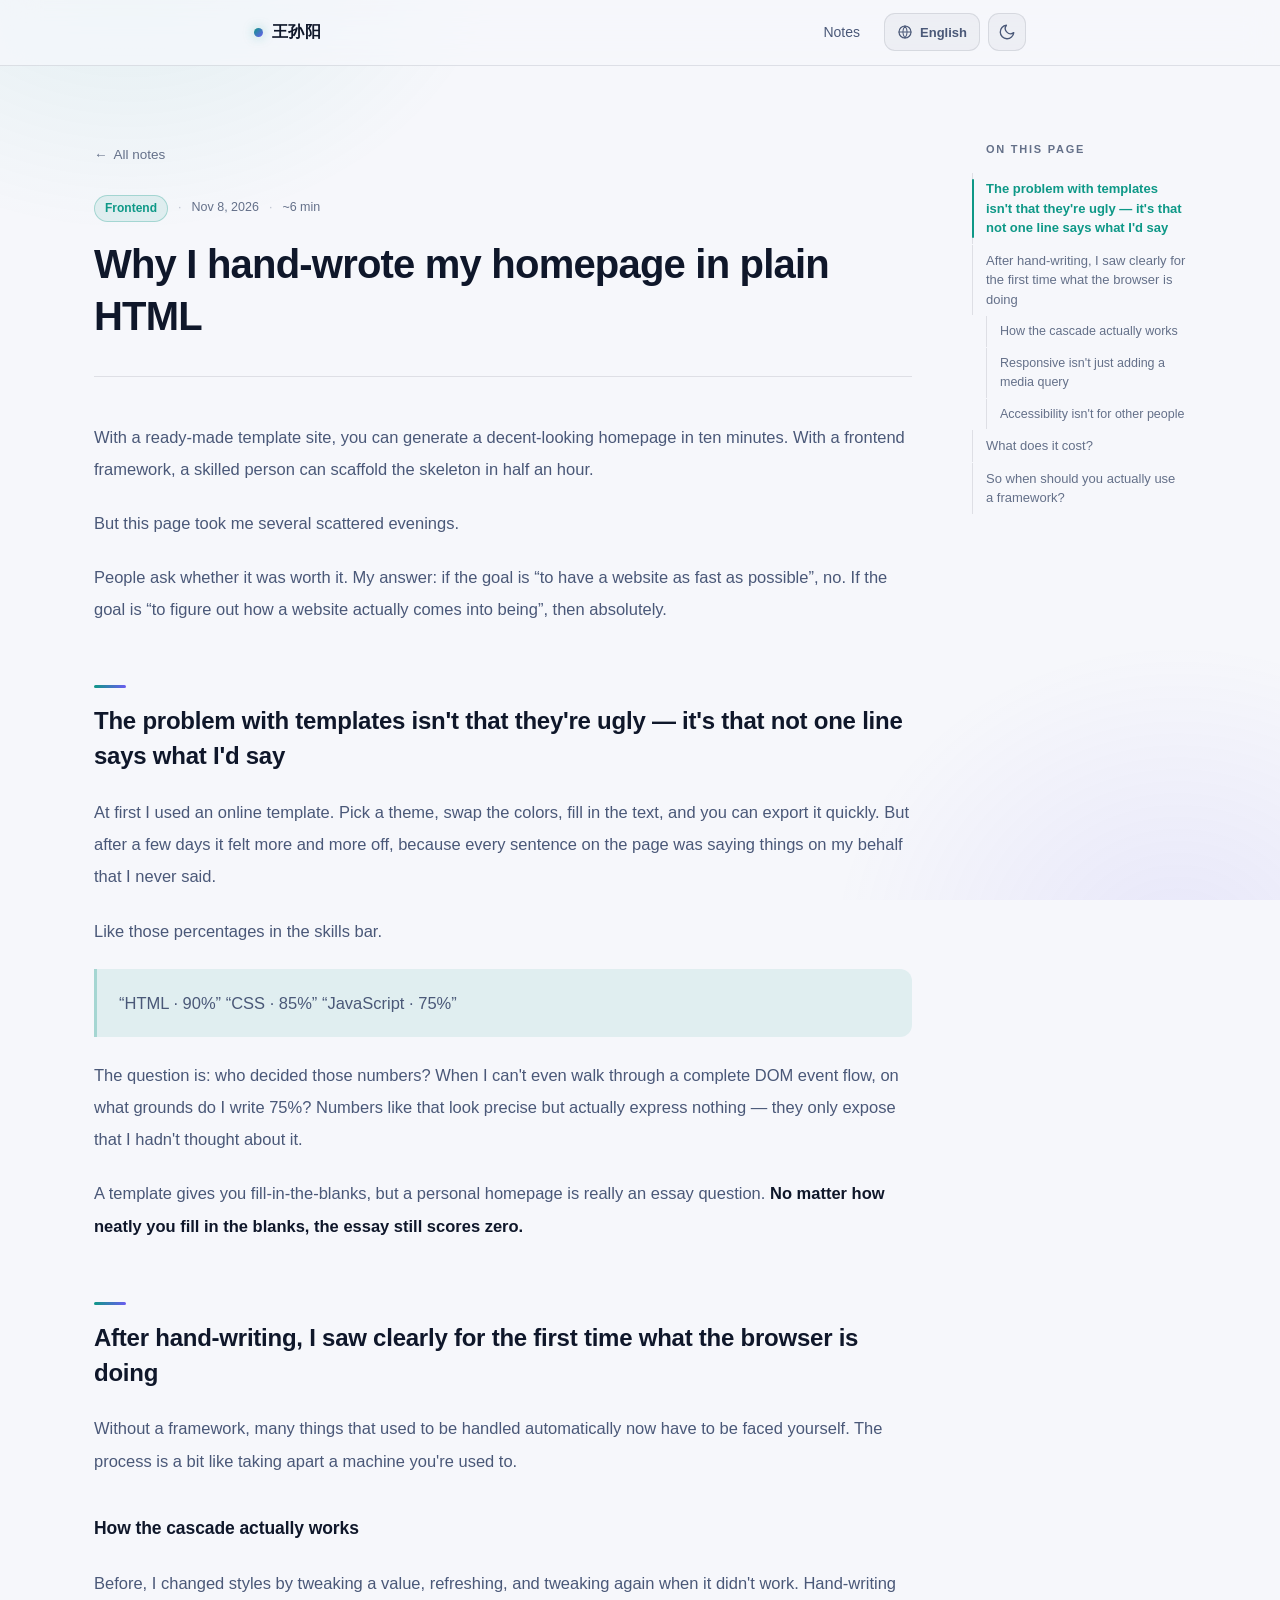
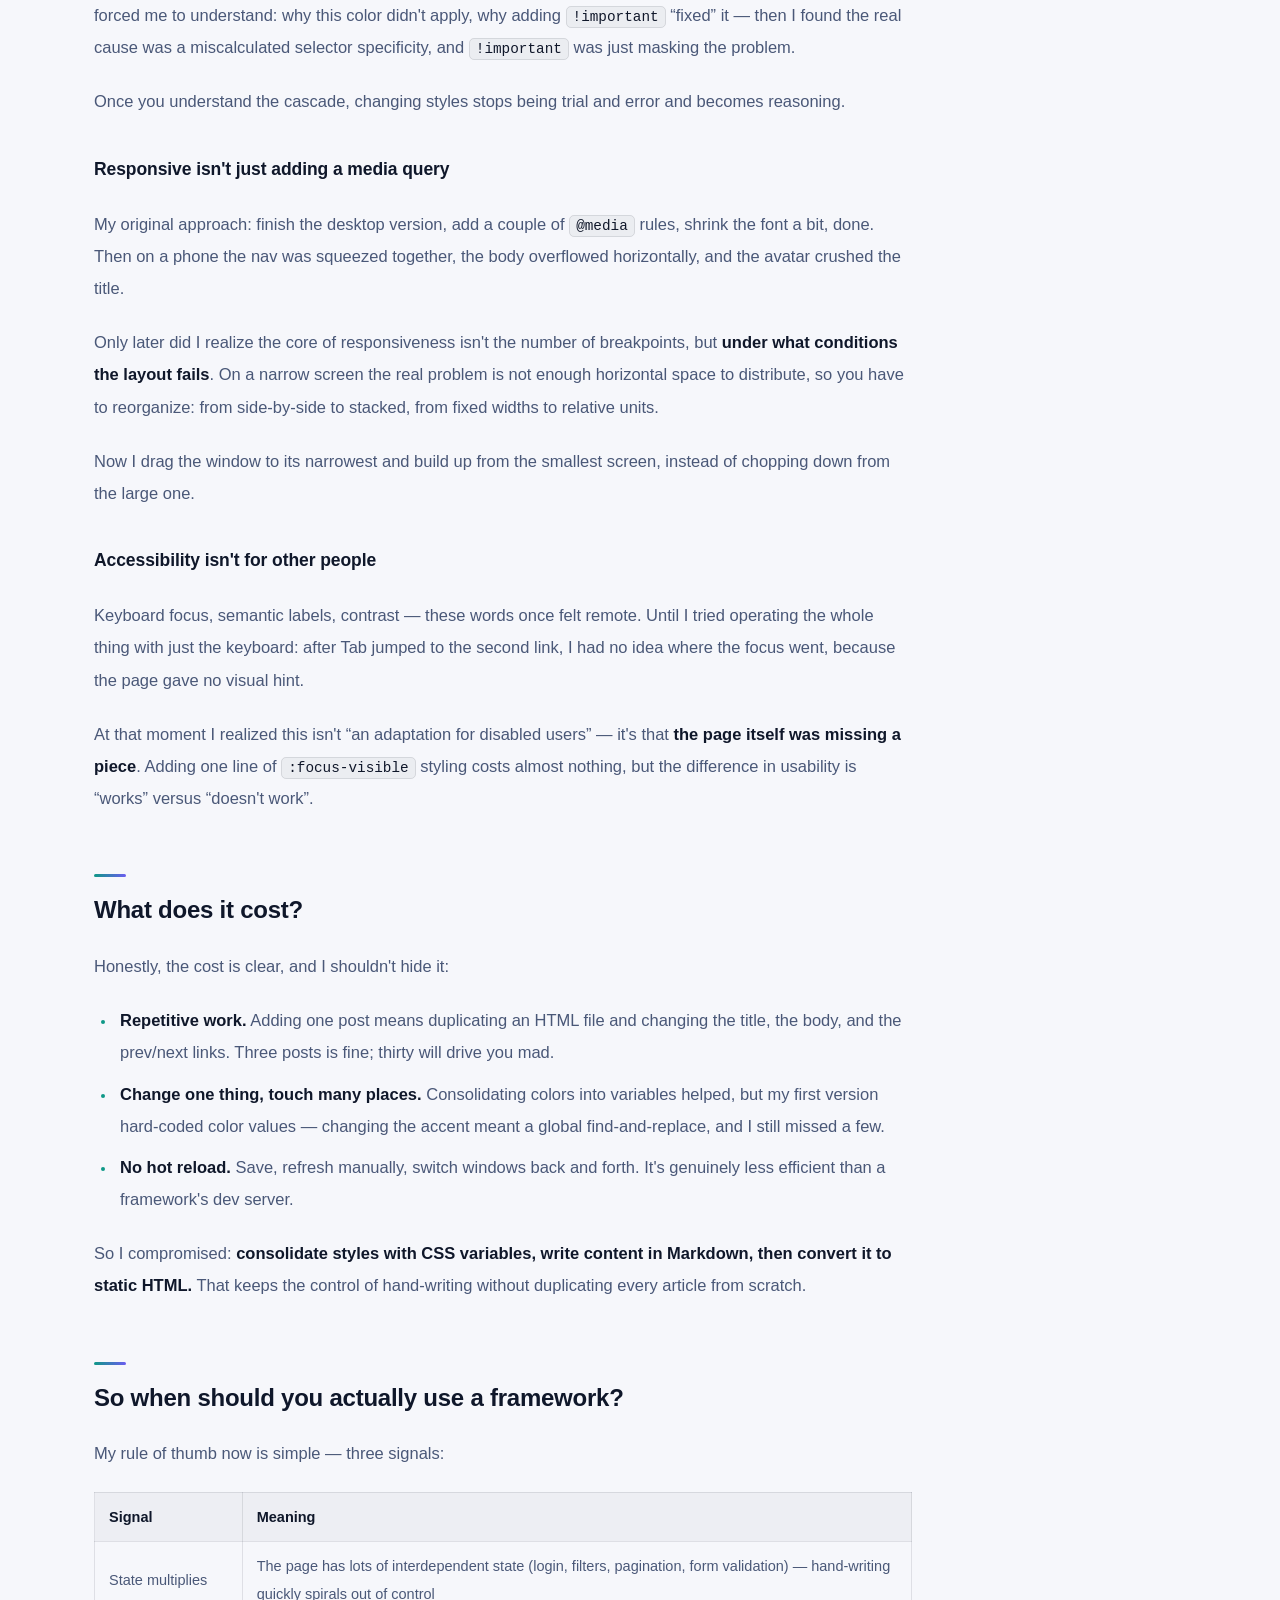
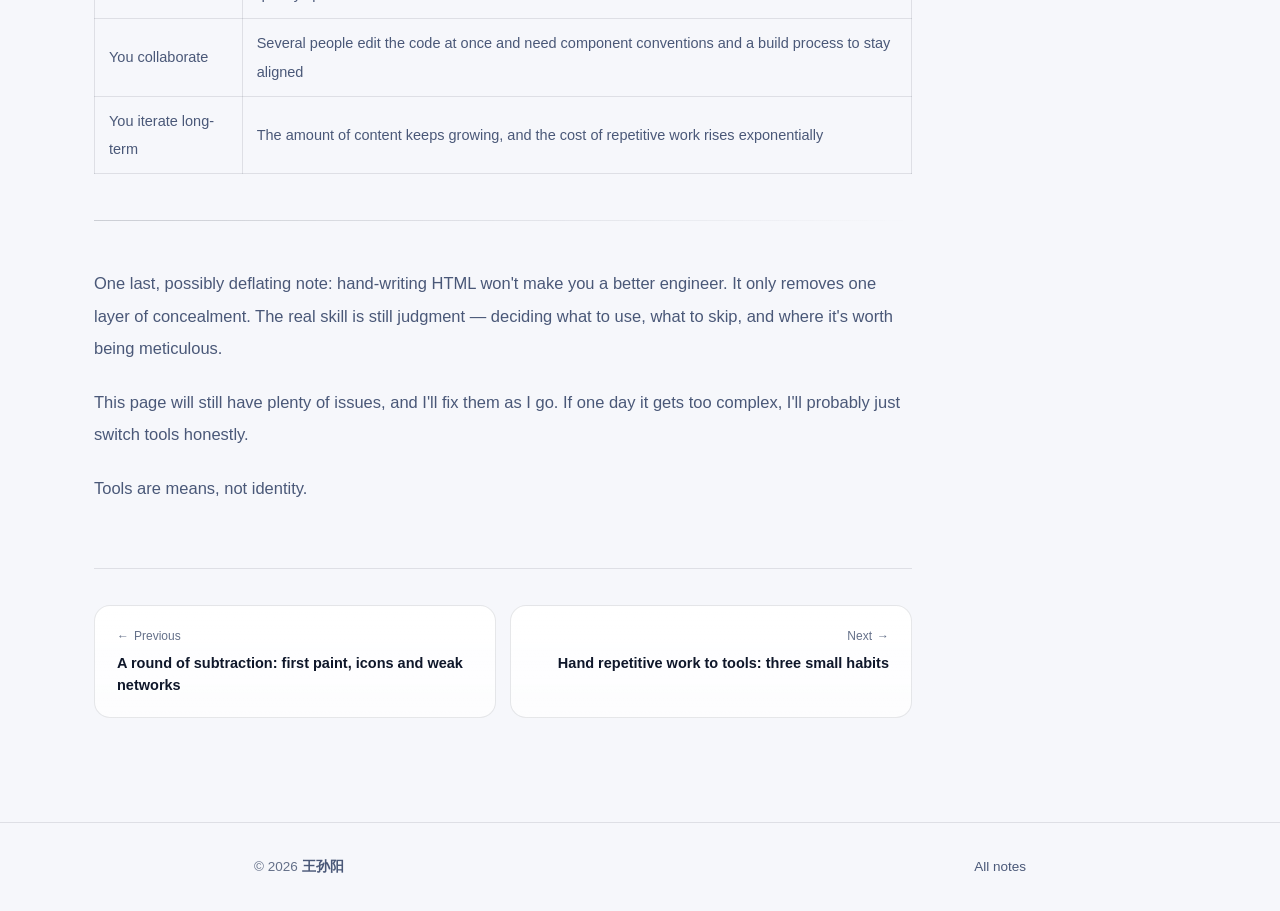
<file: posts/handwritten-html.html>
<!DOCTYPE html>
<html lang="zh-CN">
<head>
<meta charset="UTF-8">
<meta name="viewport" content="width=device-width, initial-scale=1.0">
<title>为什么我用纯手写 HTML 做个人主页 · 王孙阳</title>
<meta name="description" content="用框架三分钟能搭出来的页面，我断断续续写了几个晚上。不是不会用工具，而是想把被框架藏起来的东西亲手摸一遍：首屏、i18n、PWA、SEO 在零依赖下到底要自己写多少。">
<link rel="canonical" href="https://wang-sunyang.github.io/posts/handwritten-html.html">
<meta name="theme-color" content="#060a14">
<meta name="color-scheme" content="dark light">
<meta property="og:type" content="article">
<meta property="og:site_name" content="王孙阳 · Wang Sunyang">
<meta property="og:title" content="为什么我用纯手写 HTML 做个人主页">
<meta name="twitter:title" content="为什么我用纯手写 HTML 做个人主页">
<meta property="og:description" content="用框架三分钟能搭出来的页面，我断断续续写了几个晚上。不是不会用工具，而是想把被框架藏起来的东西亲手摸一遍：首屏、i18n、PWA、SEO 在零依赖下到底要自己写多少。">
<meta name="twitter:description" content="用框架三分钟能搭出来的页面，我断断续续写了几个晚上。不是不会用工具，而是想把被框架藏起来的东西亲手摸一遍：首屏、i18n、PWA、SEO 在零依赖下到底要自己写多少。">
<meta property="og:url" content="https://wang-sunyang.github.io/posts/handwritten-html.html">
<meta property="og:locale" content="zh_CN">
<meta property="og:locale:alternate" content="en_US">
<meta name="twitter:card" content="summary_large_image">
<meta property="article:published_time" content="2026-11-08">
<meta property="article:modified_time" content="2026-11-25">
<meta property="article:author" content="https://wang-sunyang.github.io/">
<link rel="icon" type="image/svg+xml" href="../favicon.svg">
<link rel="icon" type="image/png" sizes="32x32" href="../favicon-32.png">
<link rel="icon" type="image/png" sizes="16x16" href="../favicon-16.png">
<link rel="apple-touch-icon" sizes="180x180" href="../apple-touch-icon.png">
<link rel="icon" type="image/png" sizes="512x512" href="https://wang-sunyang.github.io/favicon-512.png">
<link rel="icon" type="image/webp" sizes="512x512" href="https://wang-sunyang.github.io/favicon-512.webp">
<link rel="manifest" href="https://wang-sunyang.github.io/site.webmanifest">
<link rel="sitemap" type="application/xml" title="Sitemap" href="/sitemap.xml">
  <link rel="alternate" type="application/rss+xml" title="王孙阳 · Wang Sunyang — 独立开发者" href="https://wang-sunyang.github.io/feed.xml">
<meta property="og:image" content="https://wang-sunyang.github.io/og-cover.jpg">
<meta property="og:image:width" content="1200">
<meta property="og:image:height" content="630">
<meta property="og:image:alt" content="王孙阳 · Wang Sunyang — 独立开发者">
<meta name="twitter:image" content="https://wang-sunyang.github.io/og-cover.jpg">
<meta name="twitter:image:alt" content="王孙阳 · Wang Sunyang — 独立开发者">

<script>
/* 首屏语言判定：读 body 之前先定好 <html lang/dir>；
   目标语言不是中文时暂时隐藏正文，等词典就位再显示，避免先闪一句中文。 */
(function(){
  var L=["zh","zh-TW","en","ja","ko","fr","de","es","pt","it","ru","uk","pl","nl","tr","ar","hi","id","vi","th","el","sv","cs","ro","bn","ur","ms","tl","he","fa"];
  var RTL=["ar","he","fa","ur","yi","dv","ps","ckb","sd","ug"];
  var code=null;
  try{code=localStorage.getItem("lang")||sessionStorage.getItem("lang");}catch(e){console.warn("[silent-catch]",e);}
  if(!code||L.indexOf(code)<0){
    code=null;
    var list=(navigator.languages&&navigator.languages.length)?navigator.languages:[navigator.language||"zh"];
    for(var i=0;i<list.length;i++){
      var tag=String(list[i]||"").toLowerCase();if(!tag)continue;
      var bits=tag.split("-"),prim=bits[0],rest=bits.slice(1).join("-");
      if(prim==="zh"){code=(rest.indexOf("hant")>-1||rest==="tw"||rest==="hk"||rest==="mo")?"zh-TW":"zh";break;}
      if(L.indexOf(tag)>-1){code=tag;break;}
      if(L.indexOf(prim)>-1){code=prim;break;}
    }
    if(!code)code="zh";
  }
  var de=document.documentElement;
  de.setAttribute("lang",({"zh":"zh-CN","zh-TW":"zh-Hant"})[code]||code);
  de.setAttribute("dir",RTL.indexOf(code)>-1?"rtl":"ltr");
  window.__BOOT_LANG__=code;
  if(code!=="zh")de.className=(de.className?de.className+" ":"")+"i18n-boot";
  setTimeout(function(){if(!window.__LANG_READY__)de.className=de.className.replace(/\s*i18n-boot/g,"");},300);
})();
</script>
<link rel="stylesheet" href="../assets/post.css">

<script>
  (function () {
    var saved = null;
    try { saved = localStorage.getItem('theme'); } catch(e){console.warn("[silent-catch]",e);}
    var prefersLight = window.matchMedia && window.matchMedia('(prefers-color-scheme: light)').matches;
    document.documentElement.setAttribute('data-theme', saved || (prefersLight ? 'light' : 'dark'));
  })();
</script>
<script type="application/ld+json">{"@context":"https://schema.org","@graph":[{"@type":"Person","@id":"https://wang-sunyang.github.io/#person","name":"王孙阳","alternateName":"Wang Sunyang","url":"https://wang-sunyang.github.io/","jobTitle":"独立开发者","description":"独立开发者，做原生 Android、端侧 ML 与零依赖网页项目；长夜拾星工作室（Nightglean Studio）主理人。","sameAs":["https://github.com/wang-sunyang","https://github.com/nightglean"],"knowsAbout":["Native Android","Kotlin","On-device ML","LiteRT","WebGL","Three.js","静态站点工程"]},{"@type":"BlogPosting","@id":"https://wang-sunyang.github.io/posts/handwritten-html.html#post","mainEntityOfPage":{"@type":"WebPage","@id":"https://wang-sunyang.github.io/posts/handwritten-html.html"},"url":"https://wang-sunyang.github.io/posts/handwritten-html.html","headline":"为什么我用纯手写 HTML 做个人主页","inLanguage":"zh-Hans","datePublished":"2026-11-08","dateModified":"2026-11-25","image":{"@type":"ImageObject","url":"https://wang-sunyang.github.io/og-cover.jpg","width":1200,"height":630},"author":{"@id":"https://wang-sunyang.github.io/#person"},"publisher":{"@id":"https://wang-sunyang.github.io/#person"},"image":"https://wang-sunyang.github.io/og-cover.jpg"}]}</script>
<link rel="alternate" hreflang="en" href="https://wang-sunyang.github.io/en/posts/handwritten-html.html">
<link rel="alternate" hreflang="zh-Hans" href="https://wang-sunyang.github.io/posts/handwritten-html.html">
<link rel="alternate" hreflang="x-default" href="https://wang-sunyang.github.io/posts/handwritten-html.html">
</head>

<body>
<div id="srStatus" role="status" aria-live="polite" aria-atomic="true" style="position:absolute;width:1px;height:1px;margin:-1px;padding:0;overflow:hidden;clip:rect(0 0 0 0);white-space:nowrap;border:0"></div>
<a class="skip" href="#main" data-i18n="skip">跳到主要内容</a>
<div id="progress" aria-hidden="true"></div>
<button id="toTop" type="button" aria-label="回到顶部" data-i18n-aria="a11y.toTop"><svg viewBox="0 0 24 24"><path d="M12 19V5M5 12l7-7 7 7"/></svg></button>

<nav class="site-nav" aria-label="主导航" data-i18n-aria="a11y.mainNav">
  <div class="nav-inner">
    <a class="logo" href="../index.html">王孙阳</a>
    <div class="nav-links">
      <a href="../blog.html" data-i18n="nav.notes">笔记</a>
    </div>
    <div class="nav-tools">
      <button class="lang-btn" id="langBtn" type="button" aria-label="切换语言 / Switch language" data-i18n-aria="a11y.langBtn" aria-haspopup="dialog" aria-controls="langPanel" aria-expanded="false">
        <svg viewBox="0 0 24 24"><circle cx="12" cy="12" r="9"/><path d="M3 12h18M12 3a15 15 0 0 1 0 18M12 3a15 15 0 0 0 0 18"/></svg>
        <span id="langLabel">简体中文</span>
      </button>
      <button class="theme-toggle" id="themeToggle" type="button" aria-label="切换深浅色" data-i18n-aria="a11y.themeToggle" aria-pressed="false">
        <svg class="i-sun" viewBox="0 0 24 24" aria-hidden="true"><circle cx="12" cy="12" r="4"/><path d="M12 2v2M12 20v2M2 12h2M20 12h2M4.9 4.9l1.4 1.4M17.7 17.7l1.4 1.4M19.1 4.9l-1.4 1.4M6.3 17.7l-1.4 1.4"/></svg>
        <svg class="i-moon" viewBox="0 0 24 24" aria-hidden="true"><path d="M21 12.8A9 9 0 1 1 11.2 3a7 7 0 0 0 9.8 9.8z"/></svg>
      </button>
    </div>
  </div>
</nav>

<div id="langPanel" role="dialog" aria-modal="true" aria-label="选择语言 / Choose language" data-i18n-aria="a11y.langPanel">
  <div class="lang-head">
    <b data-i18n="ui.langTitle">选择语言 / Language</b>
    <button class="lang-close" id="langClose" type="button" aria-label="关闭" data-i18n-aria="a11y.close">✕</button>
  </div>
  <div class="lang-remember">
    <span class="lr-text"><b id="rememberLangText" data-i18n="ui.remember">记住语言</b><span class="lr-sub" data-i18n="ui.rememberSub">下次访问沿用当前语言</span></span>
    <button class="lr-switch" id="rememberLang" type="button" role="switch" aria-checked="true" aria-labelledby="rememberLangText"><span class="lr-knob" aria-hidden="true"></span></button>
  </div>
  <div class="lang-list" id="langList" role="radiogroup" data-i18n-aria="a11y.langPanel"></div>
</div>

<main id="main">
  <article>
    <div class="wrap art-wrap">
      <div class="art-layout">
      <div class="art-main">
      <header class="art-head">
        <a class="back" href="../blog.html"><span class="b-arrow" aria-hidden="true">←</span> <span data-i18n="back">全部笔记</span></a>
        <div class="art-meta">
          <span class="cat" data-i18n="cat">前端</span>
          <span class="sep" aria-hidden="true">·</span>
          <time datetime="2026-11-08" data-i18n="date">2026 年 11 月 8 日</time>
          <span class="sep" aria-hidden="true">·</span>
          <span data-i18n="read">约 6 分钟</span>
        </div>
        <h1 data-i18n="title">为什么我用纯手写 HTML 做个人主页</h1>
      </header>

      <p class="body-note" id="bodyNote" hidden></p>
      <div class="prose" id="prose"><p>用现成的模板站，十分钟能生成一个看着还不错的个人主页。用前端框架，熟练的人半小时也能把骨架搭完。</p><p>但这个页面，我断断续续写了好几个晚上。</p><p>有人问值不值。我的回答是：如果目标是「尽快有一个网站」，不值；如果目标是「搞明白网站到底是怎么来的」，那太值了。</p><h2>模板的问题不是丑，是没有一句是我说的</h2><p>一开始我用的是在线模板。选主题、换配色、填文字，很快就能导出。但用了几天，我越来越别扭，因为页面上的每一句话都在替我说一些我并没有说过的话。</p><p>比如技能栏里那些百分比。</p><blockquote><p>「HTML · 90%」「CSS · 85%」「JavaScript · 75%」</p></blockquote><p>问题是，谁定的这个数？我连一条完整的 DOM 事件流都讲不清楚的时候，凭什么写 75%？这类数字看起来精确，实际上什么都没表达，反而暴露了自己没想过。</p><p>模板给的是填空题，但个人主页其实是一道论述题。<strong>填空填得再整齐，论述题也是零分。</strong></p><h2>手写之后，我第一次看清浏览器在干什么</h2><p>抛开框架，很多平时被自动处理掉的东西就必须自己面对了。这个过程有点像拆开一台用惯了的机器。</p><h3>层叠到底是怎么工作的</h3><p>以前改样式基本靠改一个值、刷新、不行再改。手写之后被逼着去理解：为什么这个颜色没生效，为什么加了 <code>!important</code> 才好——然后发现真正的原因是选择器权重算错了，<code>!important</code> 只是在掩盖问题。</p><p>一旦理解了层叠，改样式就从试错变成了推理。</p><h3>响应式不是加个媒体查询</h3><p>我最初的做法是：桌面端写完，加两个 <code>@media</code>，字号调小一点，收工。结果在手机上一看，导航挤成一团，正文横向溢出，头像把标题压得喘不过气。</p><p>后来才明白，响应式的核心不是断点数量，而是<strong>布局在什么条件下会失效</strong>。窄屏下真正的问题是水平空间不够分配，那就得换一种组织方式：从并排改成上下堆叠，从固定宽度改成相对单位。</p><p>我现在的做法是先把窗口拖到最窄，从最小的屏幕往上写，而不是从大屏幕往下砍。</p><h3>可访问性不是给别人做的</h3><p>键盘焦点、语义标签、对比度——这些词以前我觉得很遥远。直到我自己试着只用键盘操作一遍：按 Tab 跳到第二个链接之后，我完全不知道焦点去哪了，因为页面上没有任何视觉提示。</p><p>那一刻我意识到，这不是「为残障用户做的适配」，这是<strong>页面本身缺了一块</strong>。补上一行 <code>:focus-visible</code> 的样式，成本几乎为零，但可用性的差别是「能用」和「不能用」。</p><h2>代价是什么</h2><p>说实话，代价很清楚，不该藏着：</p><ul><li><strong>重复劳动。</strong>加一篇文章，就得复制一份 HTML，改标题、改正文、改上一篇下一篇的链接。三篇还行，三十篇会疯。</li><li><strong>改一处要动多处。</strong>颜色变量统一了还好，但我第一版是硬编码色值，换个主色要全局搜索替换，还漏了几处。</li><li><strong>没有热更新。</strong>改完保存，手动刷新，来回切窗口。效率确实不如框架的开发服务器。</li></ul><p>所以我做了一个折中：<strong>样式用 CSS 变量收口，内容用 Markdown 写，再转成静态 HTML。</strong>这样既有手写的可控性，又不至于每篇文章都从零复制。</p><h2>那到底什么时候该用框架</h2><p>我现在的判断标准很简单，看三件事：</p><table><thead><tr><th>信号</th><th>说明</th></tr></thead><tbody><tr><td>状态变多</td><td>页面上有大量互相影响的状态（登录、筛选、分页、表单校验），手写会迅速失控</td></tr><tr><td>要协作</td><td>多个人同时改代码，需要组件约定和构建流程来对齐</td></tr><tr><td>要长期迭代</td><td>内容量会持续增长，重复劳动的成本会指数上升</td></tr></tbody></table><hr><p>最后说一句可能有点扫兴的话：手写 HTML 不会让你变成更好的工程师，它只是让你<strong>少了一层遮蔽</strong>。真正的能力还是在于判断——判断该用什么、该省什么、哪里值得较真。</p><p>这个页面还会有很多问题，我会一边用一边改。如果哪天它变得太复杂，我大概会老老实实换个工具。</p><p>工具是手段，不是身份。</p></div>

      <nav class="post-nav" aria-label="文章导航" data-i18n-aria="aria.articleNav">
        <a href="site-r6-optimization.html">
          <div class="dir"><span aria-hidden="true">←</span> <span data-i18n="postnav.prev">上一篇</span></div>
          <div class="t" data-i18n="prevTitle">给站点做一轮减法：首屏、图标和弱网</div>
        </a>
        <a class="next" href="three-habits.html">
          <div class="dir"><span data-i18n="postnav.next">下一篇</span> <span aria-hidden="true">→</span></div>
          <div class="t" data-i18n="nextTitle">把重复的事交给工具：三个小习惯</div>
        </a>
      </nav>
      </div>

      <aside class="toc" aria-label="本页目录" data-i18n-aria="a11y.tocSidebar">
        <div class="toc-title" data-i18n="toc.title">本页目录</div>
        <nav class="toc-list" id="tocList"></nav>
      </aside>

      </div>
    </div>
  </article>
</main>

<button class="toc-fab" id="tocFab" type="button" aria-label="打开目录" data-i18n-aria="toc.open" aria-expanded="false" aria-controls="tocDrawer">
  <svg viewBox="0 0 24 24" aria-hidden="true"><path d="M4 6h16M4 12h16M4 18h10"/></svg>
</button>

<div class="toc-backdrop" id="tocBackdrop"></div>

<div class="toc-drawer" id="tocDrawer" role="dialog" aria-modal="false" aria-label="文章目录" data-i18n-aria="a11y.tocDrawer">
  <div class="toc-title">
    <span data-i18n="toc.title">本页目录</span>
    <button type="button" id="tocClose" data-i18n="toc.close">关闭</button>
  </div>
  <nav class="toc-list" id="tocListMobile"></nav>
</div>

<footer>
  <div class="foot-inner">
    <div>© <span id="year">2026</span> <b>王孙阳</b></div>
    <div><a href="../blog.html" data-i18n="back">全部笔记</a></div>
  </div>
</footer>

<script>
var LANGS=[
  {code:"zh",native:"简体中文",sub:"Simplified Chinese"},
  {code:"zh-TW",native:"繁體中文",sub:"Traditional Chinese"},
  {code:"en",native:"English",sub:"English"},
  {code:"ja",native:"日本語",sub:"Japanese"},
  {code:"ko",native:"한국어",sub:"Korean"},
  {code:"fr",native:"Français",sub:"French"},
  {code:"de",native:"Deutsch",sub:"German"},
  {code:"es",native:"Español",sub:"Spanish"},
  {code:"pt",native:"Português",sub:"Portuguese"},
  {code:"it",native:"Italiano",sub:"Italian"},
  {code:"ru",native:"Русский",sub:"Russian"},
  {code:"uk",native:"Українська",sub:"Ukrainian"},
  {code:"pl",native:"Polski",sub:"Polish"},
  {code:"nl",native:"Nederlands",sub:"Dutch"},
  {code:"tr",native:"Türkçe",sub:"Turkish"},
  {code:"ar",native:"العربية",sub:"Arabic",rtl:true},
  {code:"hi",native:"हिन्दी",sub:"Hindi"},
  {code:"id",native:"Bahasa Indonesia",sub:"Indonesian"},
  {code:"vi",native:"Tiếng Việt",sub:"Vietnamese"},
  {code:"th",native:"ไทย",sub:"Thai"}
];
var I18N={"zh":{"a11y":{"close":"关闭","langBtn":"切换语言 / Switch language","themeToggle":"切换深浅色","langPanel":"选择语言 / Choose language","mainNav":"主导航","nav":"导航","toTop":"回到顶部","tocSidebar":"本页目录","tocDrawer":"文章目录","kbdPanel":"键盘快捷键","openMenu":"打开菜单","mobileMenu":"移动端菜单","closeMenu":"关闭菜单","copyWechat":"复制微信号","filterBar":"按分类筛选笔记"},"skip":"跳到主要内容","nav":{"notes":"笔记"},"back":"全部笔记","toc":{"title":"本页目录","open":"打开目录","close":"关闭"},"theme":{"toDark":"切换到深色模式","toLight":"切换到浅色模式"},"ui":{"remember":"记住语言","rememberSub":"下次访问沿用当前语言","langTitle":"选择语言 / Language","langSwitched":"已切换为{lang}"},"postnav":{"prev":"上一篇","next":"下一篇","newest":"已经是最新一篇","oldest":"已经是最早一篇"},"aria":{"articleNav":"文章导航"},"nf":{"title":"这一页走丢了","desc":"你找的地址不存在，或者内容已经搬走了。","home":"回到首页","notes":"看看笔记","foot":"个人主页"},"cat":"前端","date":"2026 年 11 月 8 日","read":"约 6 分钟","title":"为什么我用纯手写 HTML 做个人主页","desc":"用框架三分钟能搭出来的页面，我断断续续写了几个晚上。不是不会用工具，而是想把被框架藏起来的东西亲手摸一遍：首屏、i18n、PWA、SEO 在零依赖下到底要自己写多少。","nextTitle":"把重复的事交给工具：三个小习惯","body":"<p>用现成的模板站，十分钟能生成一个看着还不错的个人主页。用前端框架，熟练的人半小时也能把骨架搭完。</p><p>但这个页面，我断断续续写了好几个晚上。</p><p>有人问值不值。我的回答是：如果目标是「尽快有一个网站」，不值；如果目标是「搞明白网站到底是怎么来的」，那太值了。</p><h2>模板的问题不是丑，是没有一句是我说的</h2><p>一开始我用的是在线模板。选主题、换配色、填文字，很快就能导出。但用了几天，我越来越别扭，因为页面上的每一句话都在替我说一些我并没有说过的话。</p><p>比如技能栏里那些百分比。</p><blockquote><p>「HTML · 90%」「CSS · 85%」「JavaScript · 75%」</p></blockquote><p>问题是，谁定的这个数？我连一条完整的 DOM 事件流都讲不清楚的时候，凭什么写 75%？这类数字看起来精确，实际上什么都没表达，反而暴露了自己没想过。</p><p>模板给的是填空题，但个人主页其实是一道论述题。<strong>填空填得再整齐，论述题也是零分。</strong></p><h2>手写之后，我第一次看清浏览器在干什么</h2><p>抛开框架，很多平时被自动处理掉的东西就必须自己面对了。这个过程有点像拆开一台用惯了的机器。</p><h3>层叠到底是怎么工作的</h3><p>以前改样式基本靠改一个值、刷新、不行再改。手写之后被逼着去理解：为什么这个颜色没生效，为什么加了 <code>!important</code> 才好——然后发现真正的原因是选择器权重算错了，<code>!important</code> 只是在掩盖问题。</p><p>一旦理解了层叠，改样式就从试错变成了推理。</p><h3>响应式不是加个媒体查询</h3><p>我最初的做法是：桌面端写完，加两个 <code>@media</code>，字号调小一点，收工。结果在手机上一看，导航挤成一团，正文横向溢出，头像把标题压得喘不过气。</p><p>后来才明白，响应式的核心不是断点数量，而是<strong>布局在什么条件下会失效</strong>。窄屏下真正的问题是水平空间不够分配，那就得换一种组织方式：从并排改成上下堆叠，从固定宽度改成相对单位。</p><p>我现在的做法是先把窗口拖到最窄，从最小的屏幕往上写，而不是从大屏幕往下砍。</p><h3>可访问性不是给别人做的</h3><p>键盘焦点、语义标签、对比度——这些词以前我觉得很遥远。直到我自己试着只用键盘操作一遍：按 Tab 跳到第二个链接之后，我完全不知道焦点去哪了，因为页面上没有任何视觉提示。</p><p>那一刻我意识到，这不是「为残障用户做的适配」，这是<strong>页面本身缺了一块</strong>。补上一行 <code>:focus-visible</code> 的样式，成本几乎为零，但可用性的差别是「能用」和「不能用」。</p><h2>代价是什么</h2><p>说实话，代价很清楚，不该藏着：</p><ul><li><strong>重复劳动。</strong>加一篇文章，就得复制一份 HTML，改标题、改正文、改上一篇下一篇的链接。三篇还行，三十篇会疯。</li><li><strong>改一处要动多处。</strong>颜色变量统一了还好，但我第一版是硬编码色值，换个主色要全局搜索替换，还漏了几处。</li><li><strong>没有热更新。</strong>改完保存，手动刷新，来回切窗口。效率确实不如框架的开发服务器。</li></ul><p>所以我做了一个折中：<strong>样式用 CSS 变量收口，内容用 Markdown 写，再转成静态 HTML。</strong>这样既有手写的可控性，又不至于每篇文章都从零复制。</p><h2>那到底什么时候该用框架</h2><p>我现在的判断标准很简单，看三件事：</p><table><thead><tr><th>信号</th><th>说明</th></tr></thead><tbody><tr><td>状态变多</td><td>页面上有大量互相影响的状态（登录、筛选、分页、表单校验），手写会迅速失控</td></tr><tr><td>要协作</td><td>多个人同时改代码，需要组件约定和构建流程来对齐</td></tr><tr><td>要长期迭代</td><td>内容量会持续增长，重复劳动的成本会指数上升</td></tr></tbody></table><hr><p>最后说一句可能有点扫兴的话：手写 HTML 不会让你变成更好的工程师，它只是让你<strong>少了一层遮蔽</strong>。真正的能力还是在于判断——判断该用什么、该省什么、哪里值得较真。</p><p>这个页面还会有很多问题，我会一边用一边改。如果哪天它变得太复杂，我大概会老老实实换个工具。</p><p>工具是手段，不是身份。</p>","prevTitle":"给站点做一轮减法：首屏、图标和弱网"},"zh-TW":{"skip":"跳到主要內容","nav":{"notes":"筆記"},"back":"全部筆記","toc":{"title":"本頁目錄","open":"開啟目錄","close":"關閉"},"theme":{"toDark":"切換到深色模式","toLight":"切換到淺色模式"},"ui":{"remember":"記住語言","rememberSub":"下次造訪沿用目前語言","langTitle":"選擇語言 / Language","langSwitched":"已切換為{lang}"},"postnav":{"prev":"上一篇","next":"下一篇","newest":"已經是最新一篇","oldest":"已經是最早一篇"},"aria":{"articleNav":"文章導覽"},"nf":{"title":"這一頁走丟了","desc":"你找的地址不存在，或者內容已經搬走了。","home":"回到首頁","notes":"看看筆記","foot":"個人主頁"},"cat":"前端","date":"2026 年 11 月 8 日","read":"約 6 分鐘","title":"為什麼我用純手寫 HTML 做個人主頁","desc":"用框架三分鐘能搭出來的頁面，我斷斷續續寫了幾個晚上。不是不會用工具，而是想把那些被框架藏起來的東西，親手摸一遍。","nextTitle":"把重複的事交給工具：三個小習慣","body":"<p>用現成的模板站，十分鐘能生成一個看著還不錯的個人主頁。用前端框架，熟練的人半小時也能把骨架搭完。</p><p>但這個頁面，我斷斷續續寫了好幾個晚上。</p><p>有人問值不值。我的回答是：如果目標是「盡快有一個網站」，不值；如果目標是「搞明白網站到底是怎麼來的」，那太值了。</p><h2>模板的問題不是醜，是沒有一句是我說的</h2><p>一開始我用的是線上模板。選主題、換配色、填文字，很快就能匯出。但用了幾天，我越來越彆扭，因為頁面上的每一句話都在替我講一些我並沒有講過的話。</p><p>比如技能欄裡那些百分比。</p><blockquote><p>「HTML · 90%」「CSS · 85%」「JavaScript · 75%」</p></blockquote><p>問題是，誰定的這個數？我連一條完整的 DOM 事件流都講不清楚的時候，憑什麼寫 75%？這類數字看起來精確，實際上什麼都沒表達，反而暴露了自己沒想過。</p><p>模板給的是填空題，但個人主頁其實是一道論述題。<strong>填空填得再整齊，論述題也是零分。</strong></p><h2>手寫之後，我第一次看清瀏覽器在幹什麼</h2><p>拋開框架，很多平時被自動處理掉的東西就必須自己面對了。這個過程有點像拆開一台用慣了的機器。</p><h3>層疊到底是怎麼工作的</h3><p>以前改樣式基本靠改一個值、重新整理、不行再改。手寫之後被逼著去理解：為什麼這個顏色沒生效，為什麼加了 <code>!important</code> 才好——然後發現真正的原因是選擇器權重算錯了，<code>!important</code> 只是在掩蓋問題。</p><p>一旦理解了層疊，改樣式就從試錯變成了推理。</p><h3>響應式不是加個媒體查詢</h3><p>我最初的做法是：桌面端寫完，加兩個 <code>@media</code>，字號調小一點，收工。結果在手機上一看，導航擠成一團，正文橫向溢出，頭像把標題壓得喘不過氣。</p><p>後來才明白，響應式的核心不是斷點數量，而是<strong>佈局在什麼條件下會失效</strong>。窄螢幕下真正的問題是水平空間不夠分配，那就得換一種組織方式：從並排改成上下堆疊，從固定寬度改成相對單位。</p><p>我現在的做法是先把視窗拖到最窄，從最小的螢幕往上寫，而不是從大螢幕往下砍。</p><h3>可存取性不是給別人做的</h3><p>鍵盤焦點、語義標籤、對比度——這些詞以前我覺得很遙遠。直到我自己試著只用鍵盤操作一遍：按 Tab 跳到第二個連結之後，我完全不知道焦點去哪了，因為頁面上沒有任何視覺提示。</p><p>那一刻我意識到，這不是「為身心障礙使用者做的適配」，這是<strong>頁面本身缺了一塊</strong>。補上一行 <code>:focus-visible</code> 的樣式，成本幾乎為零，但可用性的差別是「能用」和「不能用」。</p><h2>代價是什麼</h2><p>說實話，代價很清楚，不該藏著：</p><ul><li><strong>重複勞動。</strong>加一篇文章，就得複製一份 HTML，改標題、改正文、改上一篇下一篇的連結。三篇還行，三十篇會瘋。</li><li><strong>改一處要動多處。</strong>顏色變數統一了還好，但我第一版是硬編碼色值，換個主色要全域搜尋替換，還漏了幾處。</li><li><strong>沒有熱更新。</strong>改完儲存，手動重新整理，來回切視窗。效率確實不如框架的開發伺服器。</li></ul><p>所以我做了一個折中：<strong>樣式用 CSS 變數收口，內容用 Markdown 寫，再轉成靜態 HTML。</strong>這樣既有手寫的可控性，又不至於每篇文章都從零複製。</p><h2>那到底什麼時候該用框架</h2><p>我現在的判斷標準很簡單，看三件事：</p><table><thead><tr><th>信號</th><th>說明</th></tr></thead><tbody><tr><td>狀態變多</td><td>頁面上有大量互相影響的狀態（登入、篩選、分頁、表單驗證），手寫會迅速失控</td></tr><tr><td>要協作</td><td>多個人同時改程式碼，需要元件約定和建置流程來對齊</td></tr><tr><td>要長期迭代</td><td>內容量會持續增長，重複勞動的成本會指數上升</td></tr></tbody></table><hr><p>最後講一句可能有點掃興的話：手寫 HTML 不會讓你變成更好的工程師，它只是讓你<strong>少了一層遮蔽</strong>。真正的能力還是在於判斷——判斷該用什麼、該省什麼、哪裡值得較真。</p><p>這個頁面還會有很多問題，我會一邊用一邊改。如果哪天它變得太複雜，我大概會老老實實換個工具。</p><p>工具是手段，不是身分。</p>","prevTitle":"給站點做一輪減法：首屏、圖標和弱網"},"en":{"a11y":{"close":"Close","langBtn":"Switch language","themeToggle":"Toggle dark / light theme","langPanel":"Choose language","mainNav":"Main navigation","nav":"Navigation","toTop":"Back to top","tocSidebar":"On this page","tocDrawer":"Table of contents","kbdPanel":"Keyboard shortcuts","openMenu":"Open menu","mobileMenu":"Mobile menu","closeMenu":"Close menu","copyWechat":"Copy WeChat ID","filterBar":"Filter notes by category"},"skip":"Skip to content","nav":{"notes":"Notes"},"back":"All notes","toc":{"title":"On this page","open":"Open table of contents","close":"Close"},"theme":{"toDark":"Switch to dark mode","toLight":"Switch to light mode"},"ui":{"remember":"Remember language","rememberSub":"Use this language on your next visit","langTitle":"Choose language / Language","langSwitched":"Switched to {lang}"},"postnav":{"prev":"Previous","next":"Next","newest":"This is the latest post","oldest":"This is the oldest post"},"aria":{"articleNav":"Post navigation"},"nf":{"title":"This page got lost","desc":"The address you're looking for doesn't exist, or its content has moved.","home":"Back to home","notes":"Browse notes","foot":"Personal homepage"},"cat":"Frontend","date":"Nov 8, 2026","read":"~6 min","title":"Why I hand-wrote my homepage in plain HTML","desc":"A page a framework can scaffold in three minutes took me several scattered evenings. Not because I can't use tools, but because I wanted to feel the things frameworks hide away.","nextTitle":"Hand repetitive work to tools: three small habits","body":"<p>With a ready-made template site, you can generate a decent-looking homepage in ten minutes. With a frontend framework, a skilled person can scaffold the skeleton in half an hour.</p><p>But this page took me several scattered evenings.</p><p>People ask whether it was worth it. My answer: if the goal is “to have a website as fast as possible”, no. If the goal is “to figure out how a website actually comes into being”, then absolutely.</p><h2>The problem with templates isn't that they're ugly — it's that not one line says what I'd say</h2><p>At first I used an online template. Pick a theme, swap the colors, fill in the text, and you can export it quickly. But after a few days it felt more and more off, because every sentence on the page was saying things on my behalf that I never said.</p><p>Like those percentages in the skills bar.</p><blockquote><p>“HTML · 90%” “CSS · 85%” “JavaScript · 75%”</p></blockquote><p>The question is: who decided those numbers? When I can't even walk through a complete DOM event flow, on what grounds do I write 75%? Numbers like that look precise but actually express nothing — they only expose that I hadn't thought about it.</p><p>A template gives you fill-in-the-blanks, but a personal homepage is really an essay question. <strong>No matter how neatly you fill in the blanks, the essay still scores zero.</strong></p><h2>After hand-writing, I saw clearly for the first time what the browser is doing</h2><p>Without a framework, many things that used to be handled automatically now have to be faced yourself. The process is a bit like taking apart a machine you're used to.</p><h3>How the cascade actually works</h3><p>Before, I changed styles by tweaking a value, refreshing, and tweaking again when it didn't work. Hand-writing forced me to understand: why this color didn't apply, why adding <code>!important</code> “fixed” it — then I found the real cause was a miscalculated selector specificity, and <code>!important</code> was just masking the problem.</p><p>Once you understand the cascade, changing styles stops being trial and error and becomes reasoning.</p><h3>Responsive isn't just adding a media query</h3><p>My original approach: finish the desktop version, add a couple of <code>@media</code> rules, shrink the font a bit, done. Then on a phone the nav was squeezed together, the body overflowed horizontally, and the avatar crushed the title.</p><p>Only later did I realize the core of responsiveness isn't the number of breakpoints, but <strong>under what conditions the layout fails</strong>. On a narrow screen the real problem is not enough horizontal space to distribute, so you have to reorganize: from side-by-side to stacked, from fixed widths to relative units.</p><p>Now I drag the window to its narrowest and build up from the smallest screen, instead of chopping down from the large one.</p><h3>Accessibility isn't for other people</h3><p>Keyboard focus, semantic labels, contrast — these words once felt remote. Until I tried operating the whole thing with just the keyboard: after Tab jumped to the second link, I had no idea where the focus went, because the page gave no visual hint.</p><p>At that moment I realized this isn't “an adaptation for disabled users” — it's that <strong>the page itself was missing a piece</strong>. Adding one line of <code>:focus-visible</code> styling costs almost nothing, but the difference in usability is “works” versus “doesn't work”.</p><h2>What does it cost?</h2><p>Honestly, the cost is clear, and I shouldn't hide it:</p><ul><li><strong>Repetitive work.</strong> Adding one post means duplicating an HTML file and changing the title, the body, and the prev/next links. Three posts is fine; thirty will drive you mad.</li><li><strong>Change one thing, touch many places.</strong> Consolidating colors into variables helped, but my first version hard-coded color values — changing the accent meant a global find-and-replace, and I still missed a few.</li><li><strong>No hot reload.</strong> Save, refresh manually, switch windows back and forth. It's genuinely less efficient than a framework's dev server.</li></ul><p>So I compromised: <strong>consolidate styles with CSS variables, write content in Markdown, then convert it to static HTML.</strong> That keeps the control of hand-writing without duplicating every article from scratch.</p><h2>So when should you actually use a framework?</h2><p>My rule of thumb now is simple — three signals:</p><table><thead><tr><th>Signal</th><th>Meaning</th></tr></thead><tbody><tr><td>State multiplies</td><td>The page has lots of interdependent state (login, filters, pagination, form validation) — hand-writing quickly spirals out of control</td></tr><tr><td>You collaborate</td><td>Several people edit the code at once and need component conventions and a build process to stay aligned</td></tr><tr><td>You iterate long-term</td><td>The amount of content keeps growing, and the cost of repetitive work rises exponentially</td></tr></tbody></table><hr><p>One last, possibly deflating note: hand-writing HTML won't make you a better engineer. It only removes one layer of concealment. The real skill is still judgment — deciding what to use, what to skip, and where it's worth being meticulous.</p><p>This page will still have plenty of issues, and I'll fix them as I go. If one day it gets too complex, I'll probably just switch tools honestly.</p><p>Tools are means, not identity.</p>","prevTitle":"A round of subtraction: first paint, icons and weak networks"}};

/* ============================================================
   i18n runtime
   ============================================================ */

/* ---- additional languages ---- */

LANGS.push({code:"el",native:"Ελληνικά",sub:"Greek"},{code:"sv",native:"Svenska",sub:"Swedish"},{code:"cs",native:"Čeština",sub:"Czech"},{code:"ro",native:"Română",sub:"Romanian"});
LANGS.push({code:"bn",native:"বাংলা",sub:"Bengali"},{code:"ur",native:"اردو",sub:"Urdu"},{code:"ms",native:"Bahasa Melayu",sub:"Malay"},{code:"tl",native:"Filipino",sub:"Filipino"});
function __ownBody(c){var l=I18N[c];return !!(l&&l.body&&(!I18N.en||l.body!==I18N.en.body));}
/* fill any missing entry from English, so a new language never shows blanks */
(function(){
  var base=I18N.en;
  if(!base)return;
  function fill(dst,src){
    for(var k in src){
      if(!Object.prototype.hasOwnProperty.call(src,k))continue;
      var v=src[k];
      if(dst[k]===undefined||dst[k]===null||dst[k]==="")dst[k]=v;
      else if(v&&typeof v==="object"&&typeof dst[k]==="object")fill(dst[k],v);
    }
  }
  for(var code in I18N){
    if(code!=="en"&&I18N[code]&&typeof I18N[code]==="object")fill(I18N[code],base);
  }
  window.__i18nFill=fill;
})();
LANGS.push({code:"he",native:"עברית",sub:"Hebrew"},{code:"fa",native:"فارسی",sub:"Persian"});
var rootEl=document.documentElement;
function getPath(obj,path){return path.split(".").reduce(function(o,k){return o?o[k]:undefined;},obj);}
/* 记住语言开关
   开：语言写入 localStorage，下次访问沿用（默认，兼容老行为）
   关：只写 sessionStorage —— 本标签页刷新/跳页仍保持所选语言，关掉浏览器后回到自动检测
   读取顺序：localStorage 优先，其次 sessionStorage，最后浏览器语言 */
var LANG_REMEMBER_KEY="rememberLang";
function langRememberOn(){
  try{return localStorage.getItem(LANG_REMEMBER_KEY)!=="0";}catch(e){return true;}
}
function __readSavedLang(){
  try{return localStorage.getItem("lang")||sessionStorage.getItem("lang")||null;}catch(e){return null;}
}
function __persistLang(code){
  try{
    sessionStorage.setItem("lang",code);
    if(langRememberOn())localStorage.setItem("lang",code);
    else localStorage.removeItem("lang");
  }catch(e){console.warn("[silent-catch]",e);}
}
function __renderLang(code){
  var lang=I18N[code]||I18N["zh"];
  __persistLang(code);
  var __tt=getPath(lang,"meta.title");
  if(__tt){document.title=__tt;var __og=document.querySelector('meta[property="og:title"]');if(__og)__og.setAttribute("content",__tt);}
  rootEl.setAttribute("lang",langAttrOf(code));
  rootEl.setAttribute("dir", langDirOf(code));
  document.querySelectorAll("[data-i18n]").forEach(function(el){
    var v=getPath(lang,el.getAttribute("data-i18n"));
    if(v!==undefined) el.textContent=v;
  });
  document.querySelectorAll("[data-i18n-aria]").forEach(function(el){
    var v=getPath(lang,el.getAttribute("data-i18n-aria"));
    if(v!==undefined) el.setAttribute("aria-label",v);
  });
  var prose=document.getElementById("prose");
  if(prose && lang.body) prose.innerHTML=lang.body;
  var note=document.getElementById("bodyNote");
  if(note){
    if(__ownBody(code)){note.hidden=true;note.textContent="";}
    else{
      var nt=getPath(lang,"bodyNote")||"";
      note.textContent=nt;
      note.hidden=!nt;
    }
  }
  var lb=document.getElementById("langLabel");
  if(lb){var ll=(LANGS.filter(function(l){return l.code===code;})[0]||{}).native||code;lb.textContent=ll;}
  document.querySelectorAll("[data-i18n-aria]").forEach(function(el){
    var __ak=el.getAttribute("data-i18n-aria"),av=getPath(lang,__ak);
    if(av===undefined) av=getPath(I18N.en||I18N.zh,__ak);
    if(av!==undefined) el.setAttribute("aria-label",av);
  });
  document.querySelectorAll(".lang-list button").forEach(function(b){
    var __on=(b.getAttribute("data-lang")===code);b.classList.toggle("active",__on);b.setAttribute("aria-checked",__on?"true":"false");
  });
  var d=document.querySelector('meta[name="description"]');
  if(d && lang.desc) d.setAttribute("content",lang.desc);
  var ogt=document.querySelector('meta[property="og:title"]');
  if(ogt && lang.title) ogt.setAttribute("content",lang.title);
  __syncOG(code,lang,lang.title,lang.desc);
  if(lang.title) document.title=lang.title+" · "+(code==="zh-TW"?"王孫陽":(code==="zh"?"王孙阳":"Wang Sunyang"));
  var tb=document.getElementById("themeToggle");
  if(tb){
    var t=rootEl.getAttribute("data-theme");
    tb.setAttribute("aria-label",t==="light"?(lang.theme&&lang.theme.toDark):(lang.theme&&lang.theme.toLight));
  }
  buildToc();
}
/* setLang 见 i18n 懒加载核心 */

/* build language list */
/* R5: og/twitter 元信息随语言同步（复用既有 meta.title / 页面描述键，不新增翻译键） */
var __OG_LOCALE={"zh":"zh_CN","zh-TW":"zh_TW","en":"en_US","ja":"ja_JP","ko":"ko_KR","fr":"fr_FR","de":"de_DE","es":"es_ES","pt":"pt_BR","it":"it_IT","ru":"ru_RU","uk":"uk_UA","pl":"pl_PL","nl":"nl_NL","tr":"tr_TR","ar":"ar_AR","hi":"hi_IN","id":"id_ID","vi":"vi_VN","th":"th_TH","el":"el_GR","sv":"sv_SE","cs":"cs_CZ","ro":"ro_RO","bn":"bn_BD","ur":"ur_PK","ms":"ms_MY","tl":"tl_PH","he":"he_IL","fa":"fa_IR"};
function __syncOG(code,lang,title,desc){
  function __set(sel,val){var el=document.querySelector(sel);if(el&&val!=null&&val!=="")el.setAttribute("content",val);}
  if(title){__set('meta[property="og:title"]',title);__set('meta[name="twitter:title"]',title);}
  if(desc){var __d=String(desc).replace(/<[^>]*>/g,"").replace(/\s+/g," ").trim();__set('meta[property="og:description"]',__d);__set('meta[name="twitter:description"]',__d);__set('meta[name="description"]',__d);}
  __set('meta[property="og:locale"]',__OG_LOCALE[code]||String(code).replace("-","_"));
  __set('meta[property="og:locale:alternate"]', /^en/.test(code) ? "zh_CN" : "en_US");
}
var I18N_EXT_BASE="../i18n/posts/handwritten-html/";
/* ============================================================
   i18n 词典按需加载
   首屏只内联 zh / zh-TW / en（三份就够首屏用），其余 27 种语言
   每种一个外链文件，切换或命中浏览器语言时才注入 <script>。
   用 <script> 而不是 fetch：file:// 双击打开同样能加载，不需要服务器。
   ============================================================ */
var __INLINE_LANGS={"zh":1,"zh-TW":1,"en":1};
var __EXT_LANGS=[];
(function(){for(var i=0;i<LANGS.length;i++){var c=LANGS[i].code;if(!__INLINE_LANGS[c])__EXT_LANGS.push(c);}})();
function __isKnownLang(code){return !!(code&&(I18N[code]||__EXT_LANGS.indexOf(code)>-1));}
var __langBusy={},__langQueue={};
function __loadLang(code,cb){
  if(I18N[code]){cb();return;}
  if(!__isKnownLang(code)){cb();return;}
  if(__langBusy[code]){__langQueue[code].push(cb);return;}
  __langBusy[code]=true;__langQueue[code]=[cb];
  var s=document.createElement("script");
  s.src=I18N_EXT_BASE+code+".js?v=20261127";s.async=true;
  function done(ok){
    if(!ok){I18N[code]=I18N.zh;
      (window.__i18nErrs=window.__i18nErrs||[]).push("langload:"+code);
      var __de=document.documentElement;
      if(__de&&__de.className.indexOf("i18n-boot")>-1)__de.className=__de.className.replace(/\s*i18n-boot/g,"");
    }
    __langBusy[code]=false;
    var q=__langQueue[code]||[];__langQueue[code]=[];
    for(var i=0;i<q.length;i++){try{q[i]();}catch(e){console.warn("[silent-catch]",e);}}
  }
  s.onload=function(){done(true);};
  s.onerror=function(){done(false);};
  document.head.appendChild(s);
}
window.__I18N_PUSH__=function(code,data){
  if(!code||!data)return;
  I18N[code]=data;
  if(window.__i18nFill)window.__i18nFill(I18N[code],I18N.en);
};
function __announceLang(code){
  var box=document.getElementById("srStatus");
  if(!box)return;
  var d=I18N[code]||I18N.zh||{};
  var native=(LANGS.filter(function(l){return l.code===code;})[0]||{}).native||code;
  var t=(d.ui&&d.ui.langSwitched)||"";
  box.textContent="";
  setTimeout(function(){box.textContent=t?t.replace(/\{lang\}/g,native):native;},40);
}
function setLang(code){
  if(!__isKnownLang(code))code="zh";
  __persistLang(code);
  __loadLang(code,function(){
    __renderLang(code);
    __announceLang(code);
    if(typeof syncLangUI==="function")syncLangUI();
    document.documentElement.classList.remove("i18n-boot");
    window.__LANG_READY__=true;
  });
}

/* build language list */(function(){
  var list=document.getElementById("langList");
  var html="";
  LANGS.forEach(function(l){
    html+='<button type="button" role="radio" aria-checked="false" data-lang="'+l.code+'"><span class="lg-dot" aria-hidden="true"></span><span style="flex:1"><span class="lg-native">'+l.native+'</span><br><span class="lg-sub">'+l.sub+'</span></span><span class="chk">✓</span></button>';
  });
  list.innerHTML=html;
})();

/* auto-detect best language on first visit */
/* auto-detect best language on first visit (script/region aware) */
(function(){
  var APPLY=(typeof setLang==="function")?setLang:applyLang;
  try{var __q=new URLSearchParams(location.search).get("lang");if(__q){__q=__q.replace("_","-");if(__isKnownLang(__q)){APPLY(__q);try{history.replaceState(null,"",location.pathname+location.hash);}catch(e2){console.warn("[silent-catch]",e2);}return;}}}catch(e1){console.warn("[silent-catch]",e1);}
  var saved=__readSavedLang();
  if(saved && __isKnownLang(saved)){APPLY(saved);return;}
  var list=(navigator.languages&&navigator.languages.length)?navigator.languages:[navigator.language||"zh"];
  var cand="zh";
  for(var i=0;i<list.length;i++){
    var tag=String(list[i]||"").toLowerCase();
    if(!tag)continue;
    var bits=tag.split("-"),prim=bits[0],rest=bits.slice(1).join("-");
    if(prim==="zh"){cand=(rest.indexOf("hant")>-1||rest==="tw"||rest==="hk"||rest==="mo")?"zh-TW":"zh";break;}
    if(I18N[tag]){cand=tag;break;}
    if(I18N[prim]){cand=prim;break;}
  }
  APPLY(cand);
})();

/* language panel open/close */
/* ============================================================
   language panel — unified controller (identical on every page)
   ============================================================ */
var langPanel=document.getElementById("langPanel");
var langBtn=document.getElementById("langBtn");
var langListEl=document.getElementById("langList");
var langCloseBtn=document.getElementById("langClose");
var LANG_APPLY=(typeof applyLang==="function")?applyLang:(typeof setLang==="function"?setLang:null);

function langDirOf(code){return (["ar","he","fa","ur","yi","dv","ps","ckb","sd","ug"].indexOf(code)>-1)?"rtl":"ltr";}
function langAttrOf(code){return ({"zh":"zh-CN","zh-TW":"zh-Hant"})[code]||code;}
function currentLang(){
  var saved=__readSavedLang();
  return (saved && __isKnownLang(saved))?saved:"zh";
}
function positionPanel(){
  if(!langPanel||!langBtn)return;
  if(window.innerWidth<=680){
    langPanel.style.top="";langPanel.style.right="";langPanel.style.left="";
    return;
  }
  var r=langBtn.getBoundingClientRect();
  var rtl=document.documentElement.getAttribute("dir")==="rtl";
  var pw=langPanel.offsetWidth||Math.min(420,window.innerWidth-32);
  var gap=12;
  langPanel.style.top=(r.bottom+10)+"px";
  if(rtl){
    langPanel.style.right="";
    langPanel.style.left=Math.max(gap,Math.min(r.left,window.innerWidth-pw-gap))+"px";
  }else{
    langPanel.style.left="";
    langPanel.style.right=Math.max(gap,window.innerWidth-r.right)+"px";
  }
}
function panelIsOpen(){return !!(langPanel&&langPanel.classList.contains("open"));}
function setPanelLock(on){
  if(!document.documentElement)return;
  document.documentElement.classList.toggle("lang-lock", !!on && window.innerWidth<=680);
}
function focusLangButton(){
  if(!langListEl)return;
  var cur=langListEl.querySelector('button[data-lang="'+currentLang()+'"]')||langListEl.querySelector("button[data-lang]");
  if(!cur)return;
  try{cur.focus({preventScroll:true});}catch(e){try{cur.focus();}catch(e2){console.warn("[silent-catch]",e2);}}
  if(cur.scrollIntoView)try{cur.scrollIntoView({block:"nearest"});}catch(e3){console.warn("[silent-catch]",e3);}
}
function openPanel(){
  if(!langPanel||panelIsOpen())return;
  langPanel.classList.add("open");
  langPanel.setAttribute("aria-hidden","false");
  if(langBtn)langBtn.setAttribute("aria-expanded","true");
  positionPanel();setPanelLock(true);focusLangButton();
}
function closePanel(refocus){
  if(!langPanel||!panelIsOpen())return;
  langPanel.classList.remove("open");
  langPanel.setAttribute("aria-hidden","true");
  if(langBtn)langBtn.setAttribute("aria-expanded","false");
  setPanelLock(false);
  var s=document.getElementById("langSearch");
  if(s&&s.value){s.value="";filterLangList("");}
  if(refocus&&langBtn)try{langBtn.focus({preventScroll:true});}catch(e){console.warn("[silent-catch]",e);}
}
function filterLangList(q){
  if(!langListEl)return;
  q=String(q||"").trim().toLowerCase();
  var btns=langListEl.querySelectorAll("button[data-lang]"),n=0;
  for(var i=0;i<btns.length;i++){
    var b=btns[i];
    var hay=((b.textContent||"")+" "+(b.getAttribute("data-lang")||"")).toLowerCase();
    var ok=!q||hay.indexOf(q)>-1;
    b.hidden=!ok;if(ok)n++;
  }
  langPanel.classList.toggle("no-match",n===0);
}
function visibleLangButtons(){
  if(!langListEl)return [];
  var all=langListEl.querySelectorAll("button[data-lang]"),out=[];
  for(var i=0;i<all.length;i++)if(!all[i].hidden)out.push(all[i]);
  return out;
}

if(langPanel){
  langPanel.setAttribute("role","dialog");
  langPanel.setAttribute("aria-modal","true");
  langPanel.setAttribute("aria-hidden","true");
  if(!langPanel.hasAttribute("aria-label"))langPanel.setAttribute("aria-label","Language");
  /* search field — only meaningful once the list gets long */
  (function(){
    if(!langListEl||document.getElementById("langSearch"))return;
    var wrap=document.createElement("div");
    wrap.className="lang-search-wrap";
    var input=document.createElement("input");
    input.id="langSearch";input.className="lang-search";input.type="search";
    input.setAttribute("autocomplete","off");input.setAttribute("spellcheck","false");
    input.setAttribute("aria-label","Language");
    input.setAttribute("placeholder","\u2315  Language / \u8bed\u8a00");
    input.addEventListener("input",function(){filterLangList(input.value);});
    input.addEventListener("keydown",function(e){
      if(e.key!=="Enter")return;
      var first=visibleLangButtons()[0];
      if(first){e.preventDefault();first.click();}
    });
    wrap.appendChild(input);
    langListEl.parentNode.insertBefore(wrap,langListEl);
  })();
}

/* 记住语言开关绑定 */
var langRememberBtn=document.getElementById("rememberLang");
function syncRememberUI(){
  if(!langRememberBtn)return;
  langRememberBtn.setAttribute("aria-checked",langRememberOn()?"true":"false");
}
function __liveLangCode(){
  var a=document.documentElement.getAttribute("lang")||"";
  if(a==="zh-CN")return "zh";
  if(a==="zh-Hant")return "zh-TW";
  return __isKnownLang(a)?a:currentLang();
}
if(langRememberBtn){
  langRememberBtn.addEventListener("click",function(){
    var next=!langRememberOn();
    var cur=__liveLangCode();
    try{
      localStorage.setItem(LANG_REMEMBER_KEY,next?"1":"0");
      sessionStorage.setItem("lang",cur);
      if(next)localStorage.setItem("lang",cur);
      else localStorage.removeItem("lang");
    }catch(e){console.warn("[silent-catch]",e);}
    syncRememberUI();
  });
  syncRememberUI();
}

if(langBtn)langBtn.addEventListener("click",function(e){e.preventDefault();panelIsOpen()?closePanel(false):openPanel();});
if(langCloseBtn)langCloseBtn.addEventListener("click",function(){closePanel(true);});
document.addEventListener("click",function(e){
  if(panelIsOpen() && !langPanel.contains(e.target) && e.target!==langBtn && !(langBtn&&langBtn.contains(e.target)))closePanel(false);
});
document.addEventListener("keydown",function(e){
  if(!panelIsOpen())return;
  if(e.key==="Escape"){e.preventDefault();closePanel(true);return;}
  var btns=visibleLangButtons();
  if(!btns.length)return;
  var idx=btns.indexOf(document.activeElement);
  if(e.key==="ArrowDown"){e.preventDefault();btns[idx<0?0:(idx+1)%btns.length].focus();return;}
  if(e.key==="ArrowUp"){e.preventDefault();btns[idx<=0?btns.length-1:idx-1].focus();return;}
  if(e.key==="Home"){e.preventDefault();btns[0].focus();return;}
  if(e.key==="End"){e.preventDefault();btns[btns.length-1].focus();return;}
  if(e.key==="Tab"){
    var items=[];
    if(langCloseBtn)items.push(langCloseBtn);
    var rb=document.getElementById("rememberLang");
    if(rb)items.push(rb);
    var s=document.getElementById("langSearch");
    if(s)items.push(s);
    items=items.concat(btns);
    var first=items[0],last=items[items.length-1];
    if(e.shiftKey && document.activeElement===first){e.preventDefault();last.focus();}
    else if(!e.shiftKey && document.activeElement===last){e.preventDefault();first.focus();}
  }
});
if(langListEl)langListEl.addEventListener("click",function(e){
  var b=e.target.closest("button[data-lang]");
  if(!b)return;
  var code=b.getAttribute("data-lang");
  if(LANG_APPLY)LANG_APPLY(code);syncLangUI();
  closePanel(true);
});
window.addEventListener("resize",function(){if(panelIsOpen())positionPanel();});
window.addEventListener("scroll",function(){if(panelIsOpen())positionPanel();},{passive:true});
window.addEventListener("storage",function(e){
  if(e.key===LANG_REMEMBER_KEY){syncRememberUI();return;}
  if(e.key!=="lang"||!e.newValue||!__isKnownLang(e.newValue)||!LANG_APPLY)return;
  LANG_APPLY(e.newValue);syncLangUI();
});
function syncLangUI(){
  var code=currentLang(),dict=I18N[code]||{};
  if(langListEl){
    var btns=langListEl.querySelectorAll("button[data-lang]");
    for(var i=0;i<btns.length;i++){
      if(btns[i].getAttribute("data-lang")===code)btns[i].setAttribute("aria-current","true");
      else btns[i].removeAttribute("aria-current");
    }
  }
  if(typeof LANGS!=="undefined"){
    var n=LANGS.length;
    var p=document.querySelector('[data-i18n="projects.p5d"]');
    if(p&&p.textContent.indexOf("{n}")>-1)p.textContent=p.textContent.replace(/\{n\}/g,String(n));
    var st=document.querySelector('[data-i18n="about.s2k"]');
    var cb=st&&st.parentNode?st.parentNode.querySelector("[data-count]"):null;
    if(cb){cb.setAttribute("data-count",String(n));cb.textContent=String(n);}
  }
  var label=(dict.kbd&&dict.kbd.lang)||"Language";
  if(langBtn)langBtn.setAttribute("title",label);
  if(langPanel)langPanel.setAttribute("aria-label",label);
}
syncLangUI();

/* ============================================================
   theme
   ============================================================ */
(function(){
  var saved=null;try{saved=localStorage.getItem("theme");}catch(e){console.warn("[silent-catch]",e);}
  var light=window.matchMedia&&window.matchMedia("(prefers-color-scheme: light)").matches;
  rootEl.setAttribute("data-theme",saved||(light?"light":"dark"));
  var btn=document.getElementById("themeToggle");
  function sync(t){
    btn.setAttribute("aria-pressed",t==="light"?"true":"false");
    var lang=I18N[currentLang()]||I18N["zh"];
    btn.setAttribute("aria-label",t==="light"?(lang.theme&&lang.theme.toDark):(lang.theme&&lang.theme.toLight));
    var tc=document.querySelector('meta[name="theme-color"]');
    if(tc)tc.setAttribute("content",t==="light"?"#f6f7fb":"#060a14");
  }
  sync(rootEl.getAttribute("data-theme"));
  btn.addEventListener("click",function(){
    var next=rootEl.getAttribute("data-theme")==="light"?"dark":"light";
    rootEl.setAttribute("data-theme",next);
    try{localStorage.setItem("theme",next);}catch(e){console.warn("[silent-catch]",e);}
    sync(next);
  });
  if(window.matchMedia){
    var __mq=window.matchMedia("(prefers-color-scheme: light)");
    var __mcb=function(e){
      var s=null;try{s=localStorage.getItem("theme");}catch(err){console.warn("[silent-catch]",err);}
      if(s)return;
      var t=e.matches?"light":"dark";
      rootEl.setAttribute("data-theme",t);sync(t);
    };
    if(__mq.addEventListener)__mq.addEventListener("change",__mcb);
    else if(__mq.addListener)__mq.addListener(__mcb);
  }
})();

/* ============================================================
   progress + TOC
   ============================================================ */
document.getElementById('year').textContent = new Date().getFullYear();

var bar = document.getElementById('progress');
var ticking = false;
window.addEventListener('scroll', function () {
  if (ticking) return;
  ticking = true;
  requestAnimationFrame(function () {
    var h = document.documentElement;
    var max = h.scrollHeight - h.clientHeight;
    bar.style.width = (max > 0 ? (h.scrollTop / max) * 100 : 0) + '%';
    var top = document.getElementById('toTop');
    if (top) top.classList.toggle('show', h.scrollTop > 600);
    ticking = false;
  });
}, {passive: true});

var toTopBtn = document.getElementById('toTop');
if (toTopBtn) toTopBtn.addEventListener('click', function () { window.scrollTo({top: 0, behavior: 'smooth'}); });
/* nav scrolled state */
(function(){
  var nav=document.querySelector(".site-nav");
  if(!nav)return;
  function onScroll(){nav.classList.toggle("scrolled",window.scrollY>12);}
  window.addEventListener("scroll",onScroll,{passive:true});
  onScroll();
})();

var tocHeads=[];
var tocLinks=[];
var tocLinksM=[];
var reduceMotion = window.matchMedia && window.matchMedia('(prefers-reduced-motion: reduce)').matches;
var fab = document.getElementById('tocFab');
var drawer = document.getElementById('tocDrawer');
var backdrop = document.getElementById('tocBackdrop');
var closeBtn = document.getElementById('tocClose');

function openDrawer() {
  if (!drawer) return;
  drawer.classList.add('open');
  if (backdrop) backdrop.classList.add('open');
  if (fab) fab.setAttribute('aria-expanded', 'true');
  document.body.style.overflow = 'hidden';
}
function closeDrawer() {
  if (!drawer) return;
  drawer.classList.remove('open');
  if (backdrop) backdrop.classList.remove('open');
  if (fab) fab.setAttribute('aria-expanded', 'false');
  document.body.style.overflow = '';
}

function buildToc() {
  var prose = document.getElementById('prose');
  var list = document.getElementById('tocList');
  var mobile = document.getElementById('tocListMobile');
  if (list) list.innerHTML='';
  if (mobile) mobile.innerHTML='';
  tocHeads=[];
  if (!prose || !list) return;
  tocHeads = Array.prototype.slice.call(prose.querySelectorAll('h2, h3'));
  if (!tocHeads.length) return;

  tocHeads.forEach(function (h, i) {
    if (!h.id) h.id = 'sec-' + (i + 1);
    var label = (h.textContent || '').trim();
    [list, mobile].forEach(function (box) {
      if (!box) return;
      var a = document.createElement('a');
      a.href = '#' + h.id;
      a.textContent = label;
      if (h.tagName === 'H3') a.className = 'lv3';
      a.addEventListener('click', function (e) {
        e.preventDefault();
        closeDrawer();
        var top = h.getBoundingClientRect().top + window.pageYOffset - 92;
        window.scrollTo({ top: top, behavior: reduceMotion ? 'auto' : 'smooth' });
        if (history.replaceState) history.replaceState(null, '', '#' + h.id);
      });
      box.appendChild(a);
    });
  });
  tocLinks = Array.prototype.slice.call(list.querySelectorAll('a'));
  tocLinksM = mobile ? Array.prototype.slice.call(mobile.querySelectorAll('a')) : [];
}

function setActiveToc(id) {
  tocLinks.forEach(function (a, i) {
    a.classList.toggle('active', tocHeads[i] && tocHeads[i].id === id);
  });
  tocLinksM.forEach(function (a, i) {
    a.classList.toggle('active', tocHeads[i] && tocHeads[i].id === id);
  });
}

var tocRaf = false;
function updateToc() {
  if (!tocHeads.length) return;
  var current = tocHeads[0].id;
  for (var i = 0; i < tocHeads.length; i++) {
    if (tocHeads[i].getBoundingClientRect().top <= 130) current = tocHeads[i].id;
  }
  setActiveToc(current);
  tocRaf = false;
}
window.addEventListener('scroll', function () {
  if (tocRaf) return;
  tocRaf = true;
  requestAnimationFrame(updateToc);
}, { passive: true });

buildToc();
updateToc();

if (fab) fab.addEventListener('click', openDrawer);
if (backdrop) backdrop.addEventListener('click', closeDrawer);
if (closeBtn) closeBtn.addEventListener('click', closeDrawer);
document.addEventListener('keydown', function (e) {
  if (e.key === 'Escape') closeDrawer();
});
</script>
<script>/* R5: PWA 离线兜底，与 site.webmanifest 能力声明对齐 */
if("serviceWorker" in navigator)window.addEventListener("load",function(){navigator.serviceWorker.register("../sw.js").catch(function(e){console.warn("[silent-catch]",e);});});</script>
</body>
</html>
</file>
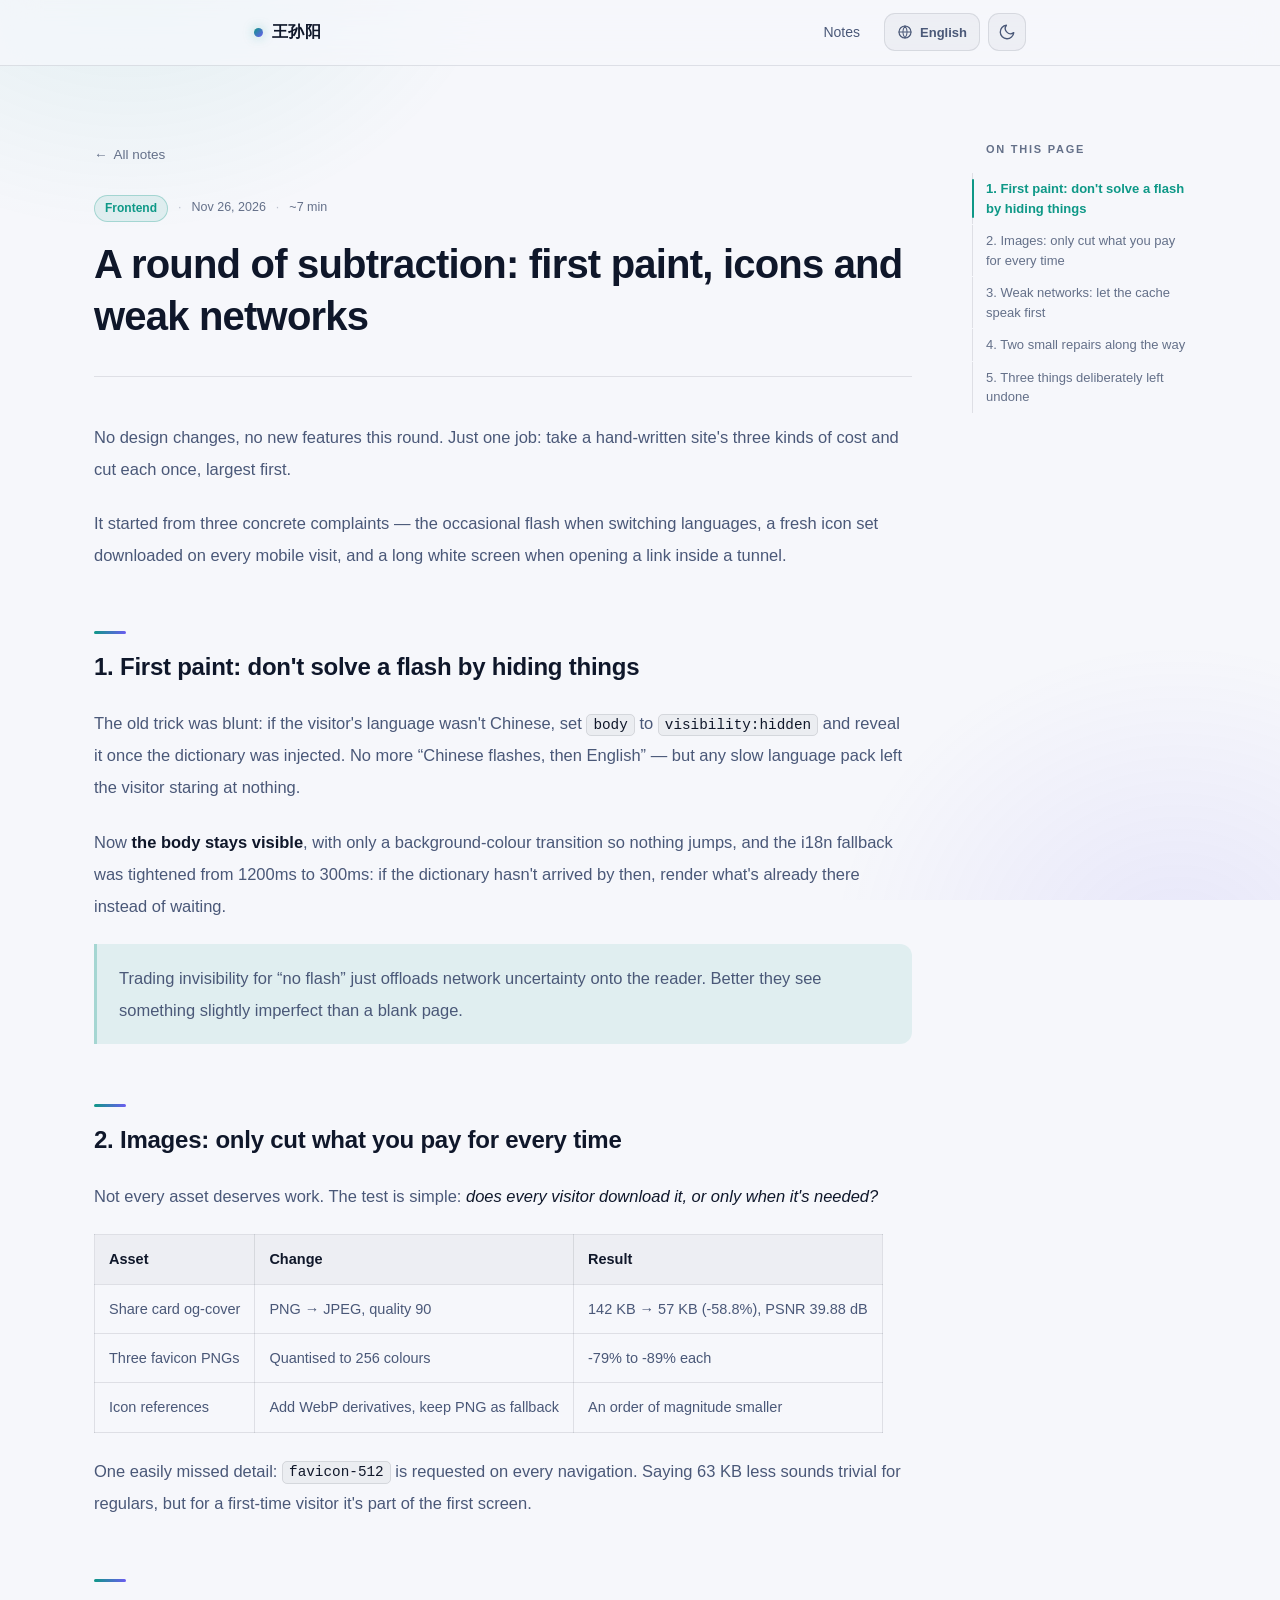
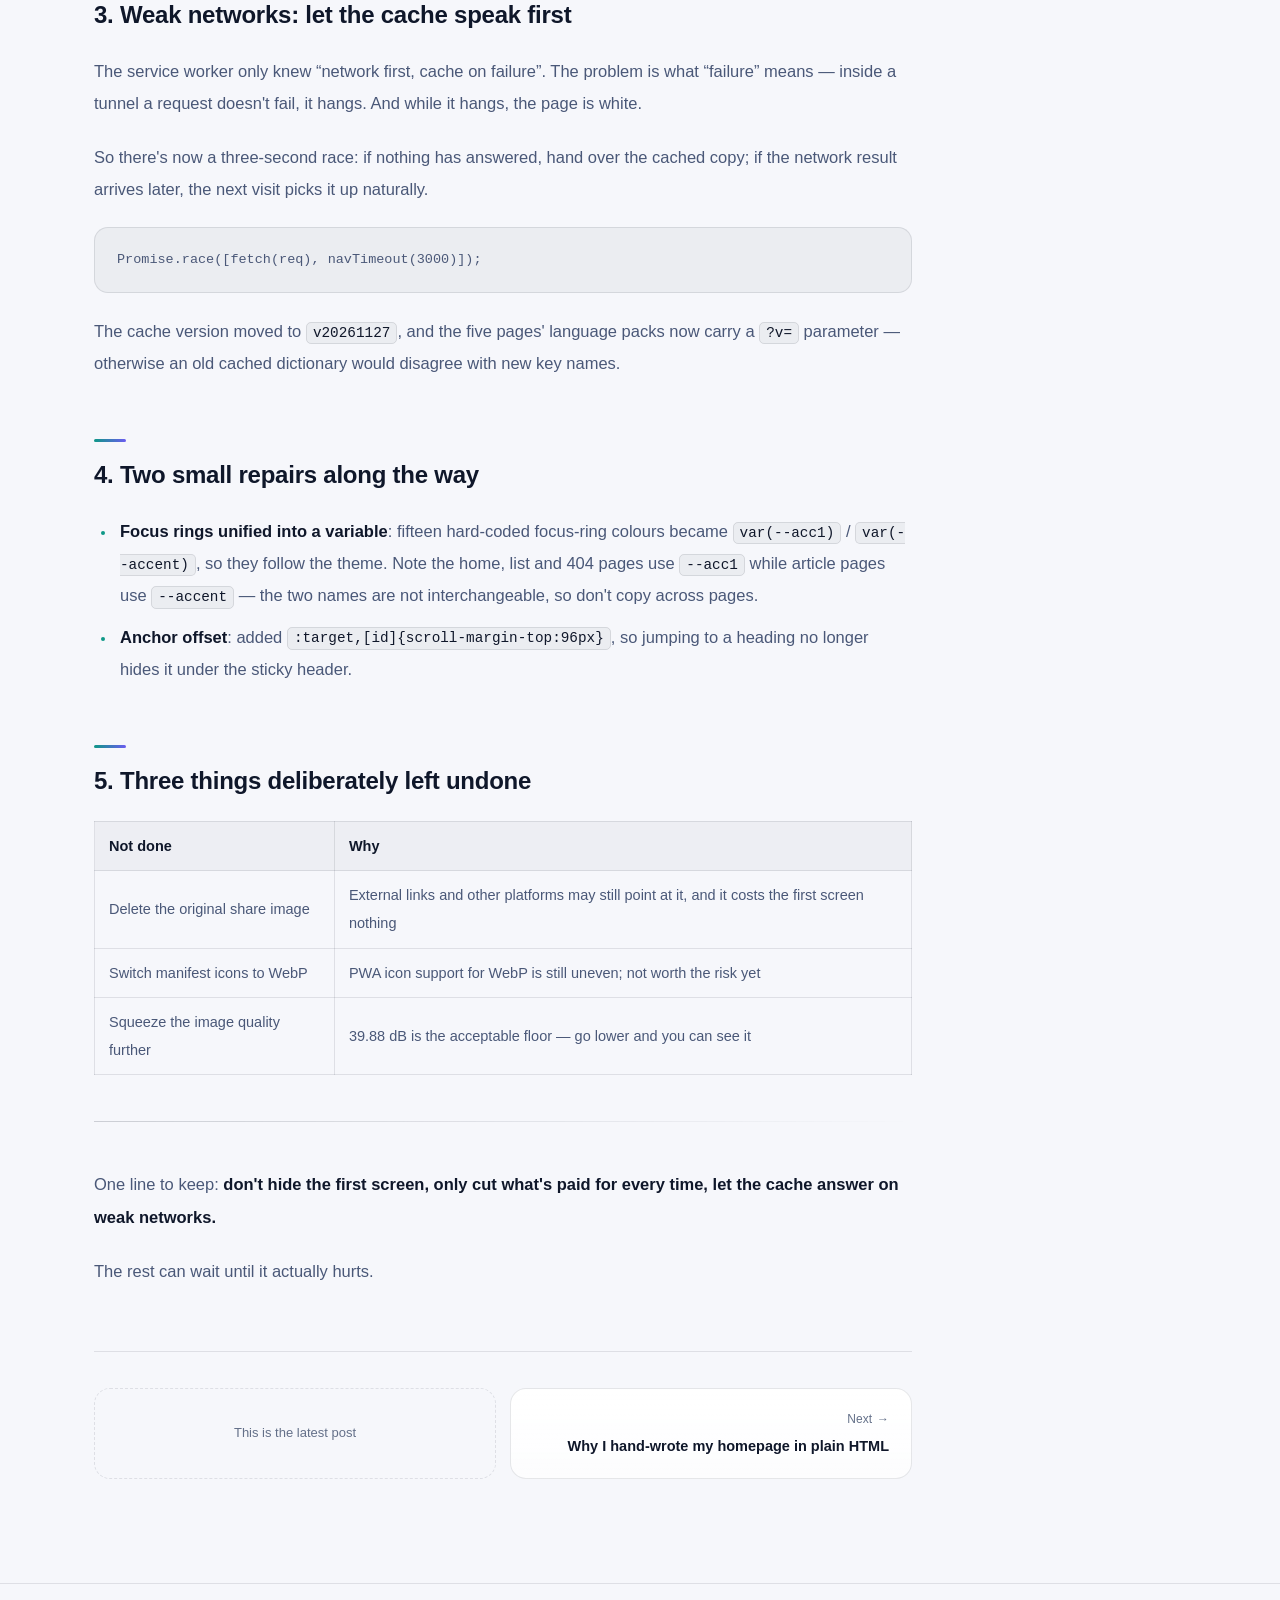
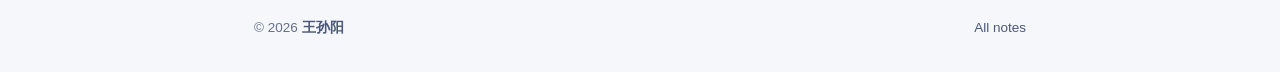
<file: posts/site-r6-optimization.html>
<!DOCTYPE html>
<html lang="zh-CN">
<head>
<meta charset="UTF-8">
<meta name="viewport" content="width=device-width, initial-scale=1.0">
<title>给站点做一轮减法：首屏、图标和弱网 · 王孙阳</title>
<meta name="description" content="不改设计也不加功能，只按量级砍三类开销：首屏不再靠隐藏正文防闪，分享图与图标砍掉一半体积，弱网下让 Service Worker 缓存先说话，顺带修掉焦点环对比度。">
<link rel="canonical" href="https://wang-sunyang.github.io/posts/site-r6-optimization.html">
<meta name="theme-color" content="#060a14">
<meta name="color-scheme" content="dark light">
<meta property="og:type" content="article">
<meta property="og:site_name" content="王孙阳 · Wang Sunyang">
<meta property="og:title" content="给站点做一轮减法：首屏、图标和弱网">
<meta name="twitter:title" content="给站点做一轮减法：首屏、图标和弱网">
<meta property="og:description" content="不改设计也不加功能，只按量级砍三类开销：首屏不再靠隐藏正文防闪，分享图与图标砍掉一半体积，弱网下让 Service Worker 缓存先说话，顺带修掉焦点环对比度。">
<meta name="twitter:description" content="不改设计也不加功能，只按量级砍三类开销：首屏不再靠隐藏正文防闪，分享图与图标砍掉一半体积，弱网下让 Service Worker 缓存先说话，顺带修掉焦点环对比度。">
<meta property="og:url" content="https://wang-sunyang.github.io/posts/site-r6-optimization.html">
<meta property="og:locale" content="zh_CN">
<meta property="og:locale:alternate" content="en_US">
<meta name="twitter:card" content="summary_large_image">
<meta property="article:published_time" content="2026-11-26">
<meta property="article:modified_time" content="2026-11-26">
<meta property="article:author" content="https://wang-sunyang.github.io/">
<link rel="icon" type="image/svg+xml" href="../favicon.svg">
<link rel="icon" type="image/png" sizes="32x32" href="../favicon-32.png">
<link rel="icon" type="image/png" sizes="16x16" href="../favicon-16.png">
<link rel="apple-touch-icon" sizes="180x180" href="../apple-touch-icon.png">
<link rel="icon" type="image/png" sizes="512x512" href="https://wang-sunyang.github.io/favicon-512.png">
<link rel="icon" type="image/webp" sizes="512x512" href="https://wang-sunyang.github.io/favicon-512.webp">
<link rel="manifest" href="https://wang-sunyang.github.io/site.webmanifest">
<link rel="sitemap" type="application/xml" title="Sitemap" href="/sitemap.xml">
  <link rel="alternate" type="application/rss+xml" title="王孙阳 · Wang Sunyang — 独立开发者" href="https://wang-sunyang.github.io/feed.xml">
<meta property="og:image" content="https://wang-sunyang.github.io/og-cover.jpg">
<meta property="og:image:width" content="1200">
<meta property="og:image:height" content="630">
<meta property="og:image:alt" content="王孙阳 · Wang Sunyang — 独立开发者">
<meta name="twitter:image" content="https://wang-sunyang.github.io/og-cover.jpg">
<meta name="twitter:image:alt" content="王孙阳 · Wang Sunyang — 独立开发者">

<script>
/* 首屏语言判定：读 body 之前先定好 <html lang/dir>；
   目标语言不是中文时暂时隐藏正文，等词典就位再显示，避免先闪一句中文。 */
(function(){
  var L=["zh","zh-TW","en","ja","ko","fr","de","es","pt","it","ru","uk","pl","nl","tr","ar","hi","id","vi","th","el","sv","cs","ro","bn","ur","ms","tl","he","fa"];
  var RTL=["ar","he","fa","ur","yi","dv","ps","ckb","sd","ug"];
  var code=null;
  try{code=localStorage.getItem("lang")||sessionStorage.getItem("lang");}catch(e){console.warn("[silent-catch]",e);}
  if(!code||L.indexOf(code)<0){
    code=null;
    var list=(navigator.languages&&navigator.languages.length)?navigator.languages:[navigator.language||"zh"];
    for(var i=0;i<list.length;i++){
      var tag=String(list[i]||"").toLowerCase();if(!tag)continue;
      var bits=tag.split("-"),prim=bits[0],rest=bits.slice(1).join("-");
      if(prim==="zh"){code=(rest.indexOf("hant")>-1||rest==="tw"||rest==="hk"||rest==="mo")?"zh-TW":"zh";break;}
      if(L.indexOf(tag)>-1){code=tag;break;}
      if(L.indexOf(prim)>-1){code=prim;break;}
    }
    if(!code)code="zh";
  }
  var de=document.documentElement;
  de.setAttribute("lang",({"zh":"zh-CN","zh-TW":"zh-Hant"})[code]||code);
  de.setAttribute("dir",RTL.indexOf(code)>-1?"rtl":"ltr");
  window.__BOOT_LANG__=code;
  if(code!=="zh")de.className=(de.className?de.className+" ":"")+"i18n-boot";
  setTimeout(function(){if(!window.__LANG_READY__)de.className=de.className.replace(/\s*i18n-boot/g,"");},300);
})();
</script>
<link rel="stylesheet" href="../assets/post.css">

<script>
  (function () {
    var saved = null;
    try { saved = localStorage.getItem('theme'); } catch(e){console.warn("[silent-catch]",e);}
    var prefersLight = window.matchMedia && window.matchMedia('(prefers-color-scheme: light)').matches;
    document.documentElement.setAttribute('data-theme', saved || (prefersLight ? 'light' : 'dark'));
  })();
</script>
<script type="application/ld+json">{"@context":"https://schema.org","@graph":[{"@type":"Person","@id":"https://wang-sunyang.github.io/#person","name":"王孙阳","alternateName":"Wang Sunyang","url":"https://wang-sunyang.github.io/","jobTitle":"独立开发者","description":"独立开发者，做原生 Android、端侧 ML 与零依赖网页项目；长夜拾星工作室（Nightglean Studio）主理人。","sameAs":["https://github.com/wang-sunyang","https://github.com/nightglean"],"knowsAbout":["Native Android","Kotlin","On-device ML","LiteRT","WebGL","Three.js","静态站点工程"]},{"@type":"BlogPosting","@id":"https://wang-sunyang.github.io/posts/site-r6-optimization.html#post","mainEntityOfPage":{"@type":"WebPage","@id":"https://wang-sunyang.github.io/posts/site-r6-optimization.html"},"url":"https://wang-sunyang.github.io/posts/site-r6-optimization.html","headline":"给站点做一轮减法：首屏、图标和弱网","inLanguage":"zh-Hans","datePublished":"2026-11-26","dateModified":"2026-11-26","image":{"@type":"ImageObject","url":"https://wang-sunyang.github.io/og-cover.jpg","width":1200,"height":630},"author":{"@id":"https://wang-sunyang.github.io/#person"},"publisher":{"@id":"https://wang-sunyang.github.io/#person"},"image":"https://wang-sunyang.github.io/og-cover.jpg"}]}</script>
<link rel="alternate" hreflang="en" href="https://wang-sunyang.github.io/en/posts/site-r6-optimization.html">
<link rel="alternate" hreflang="zh-Hans" href="https://wang-sunyang.github.io/posts/site-r6-optimization.html">
<link rel="alternate" hreflang="x-default" href="https://wang-sunyang.github.io/posts/site-r6-optimization.html">
</head>

<body>
<div id="srStatus" role="status" aria-live="polite" aria-atomic="true" style="position:absolute;width:1px;height:1px;margin:-1px;padding:0;overflow:hidden;clip:rect(0 0 0 0);white-space:nowrap;border:0"></div>
<a class="skip" href="#main" data-i18n="skip">跳到主要内容</a>
<div id="progress" aria-hidden="true"></div>
<button id="toTop" type="button" aria-label="回到顶部" data-i18n-aria="a11y.toTop"><svg viewBox="0 0 24 24"><path d="M12 19V5M5 12l7-7 7 7"/></svg></button>

<nav class="site-nav" aria-label="主导航" data-i18n-aria="a11y.mainNav">
  <div class="nav-inner">
    <a class="logo" href="../index.html">王孙阳</a>
    <div class="nav-links">
      <a href="../blog.html" data-i18n="nav.notes">笔记</a>
    </div>
    <div class="nav-tools">
      <button class="lang-btn" id="langBtn" type="button" aria-label="切换语言 / Switch language" data-i18n-aria="a11y.langBtn" aria-haspopup="dialog" aria-controls="langPanel" aria-expanded="false">
        <svg viewBox="0 0 24 24"><circle cx="12" cy="12" r="9"/><path d="M3 12h18M12 3a15 15 0 0 1 0 18M12 3a15 15 0 0 0 0 18"/></svg>
        <span id="langLabel">简体中文</span>
      </button>
      <button class="theme-toggle" id="themeToggle" type="button" aria-label="切换深浅色" data-i18n-aria="a11y.themeToggle" aria-pressed="false">
        <svg class="i-sun" viewBox="0 0 24 24" aria-hidden="true"><circle cx="12" cy="12" r="4"/><path d="M12 2v2M12 20v2M2 12h2M20 12h2M4.9 4.9l1.4 1.4M17.7 17.7l1.4 1.4M19.1 4.9l-1.4 1.4M6.3 17.7l-1.4 1.4"/></svg>
        <svg class="i-moon" viewBox="0 0 24 24" aria-hidden="true"><path d="M21 12.8A9 9 0 1 1 11.2 3a7 7 0 0 0 9.8 9.8z"/></svg>
      </button>
    </div>
  </div>
</nav>

<div id="langPanel" role="dialog" aria-modal="true" aria-label="选择语言 / Choose language" data-i18n-aria="a11y.langPanel">
  <div class="lang-head">
    <b data-i18n="ui.langTitle">选择语言 / Language</b>
    <button class="lang-close" id="langClose" type="button" aria-label="关闭" data-i18n-aria="a11y.close">✕</button>
  </div>
  <div class="lang-remember">
    <span class="lr-text"><b id="rememberLangText" data-i18n="ui.remember">记住语言</b><span class="lr-sub" data-i18n="ui.rememberSub">下次访问沿用当前语言</span></span>
    <button class="lr-switch" id="rememberLang" type="button" role="switch" aria-checked="true" aria-labelledby="rememberLangText"><span class="lr-knob" aria-hidden="true"></span></button>
  </div>
  <div class="lang-list" id="langList" role="radiogroup" data-i18n-aria="a11y.langPanel"></div>
</div>

<main id="main">
  <article>
    <div class="wrap art-wrap">
      <div class="art-layout">
      <div class="art-main">
      <header class="art-head">
        <a class="back" href="../blog.html"><span class="b-arrow" aria-hidden="true">←</span> <span data-i18n="back">全部笔记</span></a>
        <div class="art-meta">
          <span class="cat" data-i18n="cat">前端</span>
          <span class="sep" aria-hidden="true">·</span>
          <time datetime="2026-11-26" data-i18n="date">2026 年 11 月 26 日</time>
          <span class="sep" aria-hidden="true">·</span>
          <span data-i18n="read">约 7 分钟</span>
        </div>
        <h1 data-i18n="title">给站点做一轮减法：首屏、图标和弱网</h1>
      </header>

      <p class="body-note" id="bodyNote" hidden></p>
      <div class="prose" id="prose"><p>这一轮没有改设计，也没有加功能。做的只有一件事：把一个纯手写站点的三类开销，按量级从大到小各砍一次。</p><p>起因是三个具体的体感问题——换语言时偶尔白一下、手机上每次打开都在下一套图标、隧道里点开链接是长时间的白屏。</p><h2>一、首屏：不要用「藏起来」解决闪烁</h2><p>之前的做法很直接：如果访客的语言不是中文，先把 <code>body</code> 设成 <code>visibility:hidden</code>，等词典注入完再显示。这样确实不会「中文闪一下再变英文」，代价是只要语言包慢一点，用户看到的就是一片空白。</p><p>现在改成 <strong>body 始终可见</strong>，只在底色上做一层过渡，视觉上不跳；同时把 i18n 的兜底等待从 1200ms 收紧到 300ms。300ms 还没拿到词典就先渲染已有内容，不再干等。</p><blockquote><p>用隐藏换「不闪」，本质是把网络的不确定性转嫁给用户。宁可让他先看到一点不完美，也别让他看到白屏。</p></blockquote><h2>二、图片：只砍「每次都要付」的那部分</h2><p>不是所有资源都值得优化。判断标准很简单：<em>它是每个访客都要下载一次，还是需要时才下载</em>。</p><table><thead><tr><th>资产</th><th>改法</th><th>结果</th></tr></thead><tbody><tr><td>分享图 og-cover</td><td>PNG → JPEG，质量 90</td><td>142 KB → 57 KB（-58.8%），PSNR 39.88 dB</td></tr><tr><td>三个 favicon PNG</td><td>量化到 256 色</td><td>各省 79%–89%</td></tr><tr><td>图标引用</td><td>追加 WebP 派生，PNG 留作兜底</td><td>体积小一个数量级</td></tr></tbody></table><p>这里有个容易忽略的点：<code>favicon-512</code> 是每次导航都会请求的。单次少下 63 KB，对常客不算什么，对第一次来的人就是首屏的一部分。</p><h2>三、弱网：让缓存先说话</h2><p>Service Worker 原来只有「先拿网络、失败再回缓存」。问题出在「失败」的定义上——在隧道里，请求不是立刻失败，而是一直挂着；挂着的时候页面就是白的。</p><p>现在加了一个 3 秒竞速：到点还没响应，先把缓存里的版本交出去；网络那边后来回来了，下次访问自然更新。</p><pre><code>Promise.race([fetch(req), navTimeout(3000)]);</code></pre><p>缓存版本号同步升到 <code>v20261127</code>，五页的语言包请求也带上 <code>?v=</code> 参数——否则老缓存里的词典会和新的键名对不上。</p><h2>四、两处顺手的小修</h2><ul><li><strong>焦点环统一成变量</strong>：15 处硬编码的发光蓝焦点环换成 <code>var(--acc1)</code> / <code>var(--accent)</code>，跟随主题变色。注意主页、列表、404 用 <code>--acc1</code>，文章页用 <code>--accent</code>，两套命名不通用，改的时候别跨页复制。</li><li><strong>锚点偏移</strong>：加了 <code>:target,[id]{scroll-margin-top:96px}</code>，跳目录时标题不再被顶栏遮住。</li></ul><h2>五、刻意没做的三件事</h2><table><thead><tr><th>没做的事</th><th>为什么</th></tr></thead><tbody><tr><td>删掉分享图原图</td><td>外链和别的平台可能还在引用，留着也不占首屏</td></tr><tr><td>把 manifest 图标换成 WebP</td><td>PWA 图标对 WebP 的支持还不齐，保守起见先不动</td></tr><tr><td>继续往下压画质</td><td>39.88 dB 是能接受的下限，再压就看得出来</td></tr></tbody></table><hr><p>一句话总结：<strong>首屏别藏、图片只砍每次都要付的、弱网先交缓存。</strong></p><p>剩下的优化，等它真的让人难受了再做。</p></div>

      <nav class="post-nav" aria-label="文章导航" data-i18n-aria="aria.articleNav">
        <div class="empty-slot" data-i18n="postnav.newest">已经是最新一篇</div>
        <a class="next" href="handwritten-html.html">
          <div class="dir"><span data-i18n="postnav.next">下一篇</span> <span aria-hidden="true">→</span></div>
          <div class="t" data-i18n="nextTitle">为什么我用纯手写 HTML 做个人主页</div>
        </a>
      </nav>
      </div>

      <aside class="toc" aria-label="本页目录" data-i18n-aria="a11y.tocSidebar">
        <div class="toc-title" data-i18n="toc.title">本页目录</div>
        <nav class="toc-list" id="tocList"></nav>
      </aside>

      </div>
    </div>
  </article>
</main>

<button class="toc-fab" id="tocFab" type="button" aria-label="打开目录" data-i18n-aria="toc.open" aria-expanded="false" aria-controls="tocDrawer">
  <svg viewBox="0 0 24 24" aria-hidden="true"><path d="M4 6h16M4 12h16M4 18h10"/></svg>
</button>

<div class="toc-backdrop" id="tocBackdrop"></div>

<div class="toc-drawer" id="tocDrawer" role="dialog" aria-modal="false" aria-label="文章目录" data-i18n-aria="a11y.tocDrawer">
  <div class="toc-title">
    <span data-i18n="toc.title">本页目录</span>
    <button type="button" id="tocClose" data-i18n="toc.close">关闭</button>
  </div>
  <nav class="toc-list" id="tocListMobile"></nav>
</div>

<footer>
  <div class="foot-inner">
    <div>© <span id="year">2026</span> <b>王孙阳</b></div>
    <div><a href="../blog.html" data-i18n="back">全部笔记</a></div>
  </div>
</footer>

<script>
var LANGS=[
  {code:"zh",native:"简体中文",sub:"Simplified Chinese"},
  {code:"zh-TW",native:"繁體中文",sub:"Traditional Chinese"},
  {code:"en",native:"English",sub:"English"},
  {code:"ja",native:"日本語",sub:"Japanese"},
  {code:"ko",native:"한국어",sub:"Korean"},
  {code:"fr",native:"Français",sub:"French"},
  {code:"de",native:"Deutsch",sub:"German"},
  {code:"es",native:"Español",sub:"Spanish"},
  {code:"pt",native:"Português",sub:"Portuguese"},
  {code:"it",native:"Italiano",sub:"Italian"},
  {code:"ru",native:"Русский",sub:"Russian"},
  {code:"uk",native:"Українська",sub:"Ukrainian"},
  {code:"pl",native:"Polski",sub:"Polish"},
  {code:"nl",native:"Nederlands",sub:"Dutch"},
  {code:"tr",native:"Türkçe",sub:"Turkish"},
  {code:"ar",native:"العربية",sub:"Arabic",rtl:true},
  {code:"hi",native:"हिन्दी",sub:"Hindi"},
  {code:"id",native:"Bahasa Indonesia",sub:"Indonesian"},
  {code:"vi",native:"Tiếng Việt",sub:"Vietnamese"},
  {code:"th",native:"ไทย",sub:"Thai"}
];
var I18N={"zh":{"a11y":{"close":"关闭","langBtn":"切换语言 / Switch language","themeToggle":"切换深浅色","langPanel":"选择语言 / Choose language","mainNav":"主导航","nav":"导航","toTop":"回到顶部","tocSidebar":"本页目录","tocDrawer":"文章目录","kbdPanel":"键盘快捷键","openMenu":"打开菜单","mobileMenu":"移动端菜单","closeMenu":"关闭菜单","copyWechat":"复制微信号","filterBar":"按分类筛选笔记"},"skip":"跳到主要内容","nav":{"notes":"笔记"},"back":"全部笔记","toc":{"title":"本页目录","open":"打开目录","close":"关闭"},"theme":{"toDark":"切换到深色模式","toLight":"切换到浅色模式"},"ui":{"remember":"记住语言","rememberSub":"下次访问沿用当前语言","langTitle":"选择语言 / Language","langSwitched":"已切换为{lang}"},"postnav":{"prev":"上一篇","next":"下一篇","newest":"已经是最新一篇","oldest":"已经是最早一篇"},"aria":{"articleNav":"文章导航"},"nf":{"title":"这一页走丢了","desc":"你找的地址不存在，或者内容已经搬走了。","home":"回到首页","notes":"看看笔记","foot":"个人主页"},"cat":"前端","date":"2026 年 11 月 26 日","read":"约 7 分钟","title":"给站点做一轮减法：首屏、图标和弱网","desc":"不改设计也不加功能，只按量级砍三类开销：首屏不再靠隐藏正文防闪，分享图与图标砍掉一半体积，弱网下让 Service Worker 缓存先说话，顺带修掉焦点环对比度。","body":"<p>这一轮没有改设计，也没有加功能。做的只有一件事：把一个纯手写站点的三类开销，按量级从大到小各砍一次。</p><p>起因是三个具体的体感问题——换语言时偶尔白一下、手机上每次打开都在下一套图标、隧道里点开链接是长时间的白屏。</p><h2>一、首屏：不要用「藏起来」解决闪烁</h2><p>之前的做法很直接：如果访客的语言不是中文，先把 <code>body</code> 设成 <code>visibility:hidden</code>，等词典注入完再显示。这样确实不会「中文闪一下再变英文」，代价是只要语言包慢一点，用户看到的就是一片空白。</p><p>现在改成 <strong>body 始终可见</strong>，只在底色上做一层过渡，视觉上不跳；同时把 i18n 的兜底等待从 1200ms 收紧到 300ms。300ms 还没拿到词典就先渲染已有内容，不再干等。</p><blockquote><p>用隐藏换「不闪」，本质是把网络的不确定性转嫁给用户。宁可让他先看到一点不完美，也别让他看到白屏。</p></blockquote><h2>二、图片：只砍「每次都要付」的那部分</h2><p>不是所有资源都值得优化。判断标准很简单：<em>它是每个访客都要下载一次，还是需要时才下载</em>。</p><table><thead><tr><th>资产</th><th>改法</th><th>结果</th></tr></thead><tbody><tr><td>分享图 og-cover</td><td>PNG → JPEG，质量 90</td><td>142 KB → 57 KB（-58.8%），PSNR 39.88 dB</td></tr><tr><td>三个 favicon PNG</td><td>量化到 256 色</td><td>各省 79%–89%</td></tr><tr><td>图标引用</td><td>追加 WebP 派生，PNG 留作兜底</td><td>体积小一个数量级</td></tr></tbody></table><p>这里有个容易忽略的点：<code>favicon-512</code> 是每次导航都会请求的。单次少下 63 KB，对常客不算什么，对第一次来的人就是首屏的一部分。</p><h2>三、弱网：让缓存先说话</h2><p>Service Worker 原来只有「先拿网络、失败再回缓存」。问题出在「失败」的定义上——在隧道里，请求不是立刻失败，而是一直挂着；挂着的时候页面就是白的。</p><p>现在加了一个 3 秒竞速：到点还没响应，先把缓存里的版本交出去；网络那边后来回来了，下次访问自然更新。</p><pre><code>Promise.race([fetch(req), navTimeout(3000)]);</code></pre><p>缓存版本号同步升到 <code>v20261127</code>，五页的语言包请求也带上 <code>?v=</code> 参数——否则老缓存里的词典会和新的键名对不上。</p><h2>四、两处顺手的小修</h2><ul><li><strong>焦点环统一成变量</strong>：15 处硬编码的发光蓝焦点环换成 <code>var(--acc1)</code> / <code>var(--accent)</code>，跟随主题变色。注意主页、列表、404 用 <code>--acc1</code>，文章页用 <code>--accent</code>，两套命名不通用，改的时候别跨页复制。</li><li><strong>锚点偏移</strong>：加了 <code>:target,[id]{scroll-margin-top:96px}</code>，跳目录时标题不再被顶栏遮住。</li></ul><h2>五、刻意没做的三件事</h2><table><thead><tr><th>没做的事</th><th>为什么</th></tr></thead><tbody><tr><td>删掉分享图原图</td><td>外链和别的平台可能还在引用，留着也不占首屏</td></tr><tr><td>把 manifest 图标换成 WebP</td><td>PWA 图标对 WebP 的支持还不齐，保守起见先不动</td></tr><tr><td>继续往下压画质</td><td>39.88 dB 是能接受的下限，再压就看得出来</td></tr></tbody></table><hr><p>一句话总结：<strong>首屏别藏、图片只砍每次都要付的、弱网先交缓存。</strong></p><p>剩下的优化，等它真的让人难受了再做。</p>","nextTitle":"为什么我用纯手写 HTML 做个人主页"},"zh-TW":{"skip":"跳到主要內容","nav":{"notes":"筆記"},"back":"全部筆記","toc":{"title":"本頁目錄","open":"開啟目錄","close":"關閉"},"theme":{"toDark":"切換到深色模式","toLight":"切換到淺色模式"},"ui":{"remember":"記住語言","rememberSub":"下次造訪沿用目前語言","langTitle":"選擇語言 / Language","langSwitched":"已切換為{lang}"},"postnav":{"prev":"上一篇","next":"下一篇","newest":"已經是最新一篇","oldest":"已經是最早一篇"},"aria":{"articleNav":"文章導覽"},"nf":{"title":"這一頁走丟了","desc":"你找的地址不存在，或者內容已經搬走了。","home":"回到首頁","notes":"看看筆記","foot":"個人主頁"},"cat":"前端","date":"2026 年 11 月 26 日","read":"約 7 分鐘","title":"給站點做一輪減法：首屏、圖標和弱網","desc":"不改設計也不加功能，只把三類開銷按量級各砍一次：首屏不再靠隱藏正文防閃，分享圖與圖標砍掉一半體積，弱網下讓緩存先說話。","body":"<p>這一輪沒有改設計，也沒有加功能。做的只有一件事：把一個純手寫站點的三類開銷，按量級從大到小各砍一次。</p><p>起因是三個具體的體感問題——換語言時偶爾白一下、手機上每次打開都在下一套圖標、隧道裡點開連結是長時間的白屏。</p><h2>一、首屏：不要用「藏起來」解決閃爍</h2><p>之前的做法很直接：如果訪客的語言不是中文，先把 <code>body</code> 設成 <code>visibility:hidden</code>，等詞典注入完再顯示。這樣確實不會「中文閃一下再變英文」，代價是只要語言包慢一點，用戶看到的就是一片空白。</p><p>現在改成 <strong>body 始終可見</strong>，只在底色上做一層過渡，視覺上不跳；同時把 i18n 的兜底等待從 1200ms 收緊到 300ms。300ms 還沒拿到詞典就先渲染已有內容，不再乾等。</p><blockquote><p>用隱藏換「不閃」，本質是把網絡的不確定性轉嫁給用戶。寧可讓他先看到一點不完美，也別讓他看到白屏。</p></blockquote><h2>二、圖片：只砍「每次都要付」的那部分</h2><p>不是所有資源都值得優化。判斷標準很簡單：<em>它是每個訪客都要下載一次，還是需要時才下載</em>。</p><table><thead><tr><th>資產</th><th>改法</th><th>結果</th></tr></thead><tbody><tr><td>分享圖 og-cover</td><td>PNG → JPEG，品質 90</td><td>142 KB → 57 KB（-58.8%），PSNR 39.88 dB</td></tr><tr><td>三個 favicon PNG</td><td>量化到 256 色</td><td>各省 79%–89%</td></tr><tr><td>圖標引用</td><td>追加 WebP 派生，PNG 留作兜底</td><td>體積小一個數量級</td></tr></tbody></table><p>這裡有個容易忽略的點：<code>favicon-512</code> 是每次導航都會請求的。單次少下 63 KB，對常客不算什麼，對第一次來的人就是首屏的一部分。</p><h2>三、弱網：讓緩存先說話</h2><p>Service Worker 原來只有「先拿網絡、失敗再回緩存」。問題出在「失敗」的定義上——在隧道裡，請求不是立刻失敗，而是一直掛著；掛著的時候頁面就是白的。</p><p>現在加了一個 3 秒競速：到點還沒響應，先把緩存裡的版本交出去；網絡那邊後來回來了，下次訪問自然更新。</p><pre><code>Promise.race([fetch(req), navTimeout(3000)]);</code></pre><p>緩存版本號同步升到 <code>v20261127</code>，五頁的語言包請求也帶上 <code>?v=</code> 參數——否則老緩存裡的詞典會和新的鍵名對不上。</p><h2>四、兩處順手的小修</h2><ul><li><strong>焦點環統一成變數</strong>：15 處硬編碼的發光藍焦點環換成 <code>var(--acc1)</code> / <code>var(--accent)</code>，跟隨主題變色。注意主頁、列表、404 用 <code>--acc1</code>，文章頁用 <code>--accent</code>，兩套命名不通用，改的時候別跨頁複製。</li><li><strong>錨點偏移</strong>：加了 <code>:target,[id]{scroll-margin-top:96px}</code>，跳目錄時標題不再被頂欄遮住。</li></ul><h2>五、刻意沒做的三件事</h2><table><thead><tr><th>沒做的事</th><th>為什麼</th></tr></thead><tbody><tr><td>刪掉分享圖原圖</td><td>外鏈和別的平臺可能還在引用，留著也不佔首屏</td></tr><tr><td>把 manifest 圖標換成 WebP</td><td>PWA 圖標對 WebP 的支持還不齊，保守起見先不動</td></tr><tr><td>繼續往下壓畫質</td><td>39.88 dB 是能接受的下限，再壓就看得出來</td></tr></tbody></table><hr><p>一句話總結：<strong>首屏別藏、圖片只砍每次都要付的、弱網先交緩存。</strong></p><p>剩下的優化，等它真的讓人難受了再做。</p>","nextTitle":"為什麼我用純手寫 HTML 做個人主頁"},"en":{"a11y":{"close":"Close","langBtn":"Switch language","themeToggle":"Toggle dark / light theme","langPanel":"Choose language","mainNav":"Main navigation","nav":"Navigation","toTop":"Back to top","tocSidebar":"On this page","tocDrawer":"Table of contents","kbdPanel":"Keyboard shortcuts","openMenu":"Open menu","mobileMenu":"Mobile menu","closeMenu":"Close menu","copyWechat":"Copy WeChat ID","filterBar":"Filter notes by category"},"skip":"Skip to content","nav":{"notes":"Notes"},"back":"All notes","toc":{"title":"On this page","open":"Open table of contents","close":"Close"},"theme":{"toDark":"Switch to dark mode","toLight":"Switch to light mode"},"ui":{"remember":"Remember language","rememberSub":"Use this language on your next visit","langTitle":"Choose language / Language","langSwitched":"Switched to {lang}"},"postnav":{"prev":"Previous","next":"Next","newest":"This is the latest post","oldest":"This is the oldest post"},"aria":{"articleNav":"Post navigation"},"nf":{"title":"This page got lost","desc":"The address you're looking for doesn't exist, or its content has moved.","home":"Back to home","notes":"Browse notes","foot":"Personal homepage"},"cat":"Frontend","date":"Nov 26, 2026","read":"~7 min","title":"A round of subtraction: first paint, icons and weak networks","desc":"No redesign and no new features — three costs trimmed in order of size: stop hiding the body to avoid a flash, halve the share card and icons, and let the cache answer first on weak networks.","body":"<p>No design changes, no new features this round. Just one job: take a hand-written site's three kinds of cost and cut each once, largest first.</p><p>It started from three concrete complaints — the occasional flash when switching languages, a fresh icon set downloaded on every mobile visit, and a long white screen when opening a link inside a tunnel.</p><h2>1. First paint: don't solve a flash by hiding things</h2><p>The old trick was blunt: if the visitor's language wasn't Chinese, set <code>body</code> to <code>visibility:hidden</code> and reveal it once the dictionary was injected. No more “Chinese flashes, then English” — but any slow language pack left the visitor staring at nothing.</p><p>Now <strong>the body stays visible</strong>, with only a background-colour transition so nothing jumps, and the i18n fallback was tightened from 1200ms to 300ms: if the dictionary hasn't arrived by then, render what's already there instead of waiting.</p><blockquote><p>Trading invisibility for “no flash” just offloads network uncertainty onto the reader. Better they see something slightly imperfect than a blank page.</p></blockquote><h2>2. Images: only cut what you pay for every time</h2><p>Not every asset deserves work. The test is simple: <em>does every visitor download it, or only when it's needed?</em></p><table><thead><tr><th>Asset</th><th>Change</th><th>Result</th></tr></thead><tbody><tr><td>Share card og-cover</td><td>PNG → JPEG, quality 90</td><td>142 KB → 57 KB (-58.8%), PSNR 39.88 dB</td></tr><tr><td>Three favicon PNGs</td><td>Quantised to 256 colours</td><td>-79% to -89% each</td></tr><tr><td>Icon references</td><td>Add WebP derivatives, keep PNG as fallback</td><td>An order of magnitude smaller</td></tr></tbody></table><p>One easily missed detail: <code>favicon-512</code> is requested on every navigation. Saying 63 KB less sounds trivial for regulars, but for a first-time visitor it's part of the first screen.</p><h2>3. Weak networks: let the cache speak first</h2><p>The service worker only knew “network first, cache on failure”. The problem is what “failure” means — inside a tunnel a request doesn't fail, it hangs. And while it hangs, the page is white.</p><p>So there's now a three-second race: if nothing has answered, hand over the cached copy; if the network result arrives later, the next visit picks it up naturally.</p><pre><code>Promise.race([fetch(req), navTimeout(3000)]);</code></pre><p>The cache version moved to <code>v20261127</code>, and the five pages' language packs now carry a <code>?v=</code> parameter — otherwise an old cached dictionary would disagree with new key names.</p><h2>4. Two small repairs along the way</h2><ul><li><strong>Focus rings unified into a variable</strong>: fifteen hard-coded focus-ring colours became <code>var(--acc1)</code> / <code>var(--accent)</code>, so they follow the theme. Note the home, list and 404 pages use <code>--acc1</code> while article pages use <code>--accent</code> — the two names are not interchangeable, so don't copy across pages.</li><li><strong>Anchor offset</strong>: added <code>:target,[id]{scroll-margin-top:96px}</code>, so jumping to a heading no longer hides it under the sticky header.</li></ul><h2>5. Three things deliberately left undone</h2><table><thead><tr><th>Not done</th><th>Why</th></tr></thead><tbody><tr><td>Delete the original share image</td><td>External links and other platforms may still point at it, and it costs the first screen nothing</td></tr><tr><td>Switch manifest icons to WebP</td><td>PWA icon support for WebP is still uneven; not worth the risk yet</td></tr><tr><td>Squeeze the image quality further</td><td>39.88 dB is the acceptable floor — go lower and you can see it</td></tr></tbody></table><hr><p>One line to keep: <strong>don't hide the first screen, only cut what's paid for every time, let the cache answer on weak networks.</strong></p><p>The rest can wait until it actually hurts.</p>","nextTitle":"Why I hand-wrote my homepage in plain HTML"}};

/* ============================================================
   i18n runtime
   ============================================================ */

/* ---- additional languages ---- */

LANGS.push({code:"el",native:"Ελληνικά",sub:"Greek"},{code:"sv",native:"Svenska",sub:"Swedish"},{code:"cs",native:"Čeština",sub:"Czech"},{code:"ro",native:"Română",sub:"Romanian"});
LANGS.push({code:"bn",native:"বাংলা",sub:"Bengali"},{code:"ur",native:"اردو",sub:"Urdu"},{code:"ms",native:"Bahasa Melayu",sub:"Malay"},{code:"tl",native:"Filipino",sub:"Filipino"});
function __ownBody(c){var l=I18N[c];return !!(l&&l.body&&(!I18N.en||l.body!==I18N.en.body));}
/* fill any missing entry from English, so a new language never shows blanks */
(function(){
  var base=I18N.en;
  if(!base)return;
  function fill(dst,src){
    for(var k in src){
      if(!Object.prototype.hasOwnProperty.call(src,k))continue;
      var v=src[k];
      if(dst[k]===undefined||dst[k]===null||dst[k]==="")dst[k]=v;
      else if(v&&typeof v==="object"&&typeof dst[k]==="object")fill(dst[k],v);
    }
  }
  for(var code in I18N){
    if(code!=="en"&&I18N[code]&&typeof I18N[code]==="object")fill(I18N[code],base);
  }
  window.__i18nFill=fill;
})();
LANGS.push({code:"he",native:"עברית",sub:"Hebrew"},{code:"fa",native:"فارسی",sub:"Persian"});
var rootEl=document.documentElement;
function getPath(obj,path){return path.split(".").reduce(function(o,k){return o?o[k]:undefined;},obj);}
/* 记住语言开关
   开：语言写入 localStorage，下次访问沿用（默认，兼容老行为）
   关：只写 sessionStorage —— 本标签页刷新/跳页仍保持所选语言，关掉浏览器后回到自动检测
   读取顺序：localStorage 优先，其次 sessionStorage，最后浏览器语言 */
var LANG_REMEMBER_KEY="rememberLang";
function langRememberOn(){
  try{return localStorage.getItem(LANG_REMEMBER_KEY)!=="0";}catch(e){return true;}
}
function __readSavedLang(){
  try{return localStorage.getItem("lang")||sessionStorage.getItem("lang")||null;}catch(e){return null;}
}
function __persistLang(code){
  try{
    sessionStorage.setItem("lang",code);
    if(langRememberOn())localStorage.setItem("lang",code);
    else localStorage.removeItem("lang");
  }catch(e){console.warn("[silent-catch]",e);}
}
function __renderLang(code){
  var lang=I18N[code]||I18N["zh"];
  __persistLang(code);
  var __tt=getPath(lang,"meta.title");
  if(__tt){document.title=__tt;var __og=document.querySelector('meta[property="og:title"]');if(__og)__og.setAttribute("content",__tt);}
  rootEl.setAttribute("lang",langAttrOf(code));
  rootEl.setAttribute("dir", langDirOf(code));
  document.querySelectorAll("[data-i18n]").forEach(function(el){
    var v=getPath(lang,el.getAttribute("data-i18n"));
    if(v!==undefined) el.textContent=v;
  });
  document.querySelectorAll("[data-i18n-aria]").forEach(function(el){
    var v=getPath(lang,el.getAttribute("data-i18n-aria"));
    if(v!==undefined) el.setAttribute("aria-label",v);
  });
  var prose=document.getElementById("prose");
  if(prose && lang.body) prose.innerHTML=lang.body;
  var note=document.getElementById("bodyNote");
  if(note){
    if(__ownBody(code)){note.hidden=true;note.textContent="";}
    else{
      var nt=getPath(lang,"bodyNote")||"";
      note.textContent=nt;
      note.hidden=!nt;
    }
  }
  var lb=document.getElementById("langLabel");
  if(lb){var ll=(LANGS.filter(function(l){return l.code===code;})[0]||{}).native||code;lb.textContent=ll;}
  document.querySelectorAll("[data-i18n-aria]").forEach(function(el){
    var __ak=el.getAttribute("data-i18n-aria"),av=getPath(lang,__ak);
    if(av===undefined) av=getPath(I18N.en||I18N.zh,__ak);
    if(av!==undefined) el.setAttribute("aria-label",av);
  });
  document.querySelectorAll(".lang-list button").forEach(function(b){
    var __on=(b.getAttribute("data-lang")===code);b.classList.toggle("active",__on);b.setAttribute("aria-checked",__on?"true":"false");
  });
  var d=document.querySelector('meta[name="description"]');
  if(d && lang.desc) d.setAttribute("content",lang.desc);
  var ogt=document.querySelector('meta[property="og:title"]');
  if(ogt && lang.title) ogt.setAttribute("content",lang.title);
  __syncOG(code,lang,lang.title,lang.desc);
  if(lang.title) document.title=lang.title+" · "+(code==="zh-TW"?"王孫陽":(code==="zh"?"王孙阳":"Wang Sunyang"));
  var tb=document.getElementById("themeToggle");
  if(tb){
    var t=rootEl.getAttribute("data-theme");
    tb.setAttribute("aria-label",t==="light"?(lang.theme&&lang.theme.toDark):(lang.theme&&lang.theme.toLight));
  }
  buildToc();
}
/* setLang 见 i18n 懒加载核心 */

/* build language list */
/* R5: og/twitter 元信息随语言同步（复用既有 meta.title / 页面描述键，不新增翻译键） */
var __OG_LOCALE={"zh":"zh_CN","zh-TW":"zh_TW","en":"en_US","ja":"ja_JP","ko":"ko_KR","fr":"fr_FR","de":"de_DE","es":"es_ES","pt":"pt_BR","it":"it_IT","ru":"ru_RU","uk":"uk_UA","pl":"pl_PL","nl":"nl_NL","tr":"tr_TR","ar":"ar_AR","hi":"hi_IN","id":"id_ID","vi":"vi_VN","th":"th_TH","el":"el_GR","sv":"sv_SE","cs":"cs_CZ","ro":"ro_RO","bn":"bn_BD","ur":"ur_PK","ms":"ms_MY","tl":"tl_PH","he":"he_IL","fa":"fa_IR"};
function __syncOG(code,lang,title,desc){
  function __set(sel,val){var el=document.querySelector(sel);if(el&&val!=null&&val!=="")el.setAttribute("content",val);}
  if(title){__set('meta[property="og:title"]',title);__set('meta[name="twitter:title"]',title);}
  if(desc){var __d=String(desc).replace(/<[^>]*>/g,"").replace(/\s+/g," ").trim();__set('meta[property="og:description"]',__d);__set('meta[name="twitter:description"]',__d);__set('meta[name="description"]',__d);}
  __set('meta[property="og:locale"]',__OG_LOCALE[code]||String(code).replace("-","_"));
  __set('meta[property="og:locale:alternate"]', /^en/.test(code) ? "zh_CN" : "en_US");
}
var I18N_EXT_BASE="../i18n/posts/site-r6-optimization/";
/* ============================================================
   i18n 词典按需加载
   首屏只内联 zh / zh-TW / en（三份就够首屏用），其余 27 种语言
   每种一个外链文件，切换或命中浏览器语言时才注入 <script>。
   用 <script> 而不是 fetch：file:// 双击打开同样能加载，不需要服务器。
   ============================================================ */
var __INLINE_LANGS={"zh":1,"zh-TW":1,"en":1};
var __EXT_LANGS=[];
(function(){for(var i=0;i<LANGS.length;i++){var c=LANGS[i].code;if(!__INLINE_LANGS[c])__EXT_LANGS.push(c);}})();
function __isKnownLang(code){return !!(code&&(I18N[code]||__EXT_LANGS.indexOf(code)>-1));}
var __langBusy={},__langQueue={};
function __loadLang(code,cb){
  if(I18N[code]){cb();return;}
  if(!__isKnownLang(code)){cb();return;}
  if(__langBusy[code]){__langQueue[code].push(cb);return;}
  __langBusy[code]=true;__langQueue[code]=[cb];
  var s=document.createElement("script");
  s.src=I18N_EXT_BASE+code+".js?v=20261127";s.async=true;
  function done(ok){
    if(!ok){I18N[code]=I18N.zh;
      (window.__i18nErrs=window.__i18nErrs||[]).push("langload:"+code);
      var __de=document.documentElement;
      if(__de&&__de.className.indexOf("i18n-boot")>-1)__de.className=__de.className.replace(/\s*i18n-boot/g,"");
    }
    __langBusy[code]=false;
    var q=__langQueue[code]||[];__langQueue[code]=[];
    for(var i=0;i<q.length;i++){try{q[i]();}catch(e){console.warn("[silent-catch]",e);}}
  }
  s.onload=function(){done(true);};
  s.onerror=function(){done(false);};
  document.head.appendChild(s);
}
window.__I18N_PUSH__=function(code,data){
  if(!code||!data)return;
  I18N[code]=data;
  if(window.__i18nFill)window.__i18nFill(I18N[code],I18N.en);
};
function __announceLang(code){
  var box=document.getElementById("srStatus");
  if(!box)return;
  var d=I18N[code]||I18N.zh||{};
  var native=(LANGS.filter(function(l){return l.code===code;})[0]||{}).native||code;
  var t=(d.ui&&d.ui.langSwitched)||"";
  box.textContent="";
  setTimeout(function(){box.textContent=t?t.replace(/\{lang\}/g,native):native;},40);
}
function setLang(code){
  if(!__isKnownLang(code))code="zh";
  __persistLang(code);
  __loadLang(code,function(){
    __renderLang(code);
    __announceLang(code);
    if(typeof syncLangUI==="function")syncLangUI();
    document.documentElement.classList.remove("i18n-boot");
    window.__LANG_READY__=true;
  });
}

/* build language list */(function(){
  var list=document.getElementById("langList");
  var html="";
  LANGS.forEach(function(l){
    html+='<button type="button" role="radio" aria-checked="false" data-lang="'+l.code+'"><span class="lg-dot" aria-hidden="true"></span><span style="flex:1"><span class="lg-native">'+l.native+'</span><br><span class="lg-sub">'+l.sub+'</span></span><span class="chk">✓</span></button>';
  });
  list.innerHTML=html;
})();

/* auto-detect best language on first visit */
/* auto-detect best language on first visit (script/region aware) */
(function(){
  var APPLY=(typeof setLang==="function")?setLang:applyLang;
  try{var __q=new URLSearchParams(location.search).get("lang");if(__q){__q=__q.replace("_","-");if(__isKnownLang(__q)){APPLY(__q);try{history.replaceState(null,"",location.pathname+location.hash);}catch(e2){console.warn("[silent-catch]",e2);}return;}}}catch(e1){console.warn("[silent-catch]",e1);}
  var saved=__readSavedLang();
  if(saved && __isKnownLang(saved)){APPLY(saved);return;}
  var list=(navigator.languages&&navigator.languages.length)?navigator.languages:[navigator.language||"zh"];
  var cand="zh";
  for(var i=0;i<list.length;i++){
    var tag=String(list[i]||"").toLowerCase();
    if(!tag)continue;
    var bits=tag.split("-"),prim=bits[0],rest=bits.slice(1).join("-");
    if(prim==="zh"){cand=(rest.indexOf("hant")>-1||rest==="tw"||rest==="hk"||rest==="mo")?"zh-TW":"zh";break;}
    if(I18N[tag]){cand=tag;break;}
    if(I18N[prim]){cand=prim;break;}
  }
  APPLY(cand);
})();

/* language panel open/close */
/* ============================================================
   language panel — unified controller (identical on every page)
   ============================================================ */
var langPanel=document.getElementById("langPanel");
var langBtn=document.getElementById("langBtn");
var langListEl=document.getElementById("langList");
var langCloseBtn=document.getElementById("langClose");
var LANG_APPLY=(typeof applyLang==="function")?applyLang:(typeof setLang==="function"?setLang:null);

function langDirOf(code){return (["ar","he","fa","ur","yi","dv","ps","ckb","sd","ug"].indexOf(code)>-1)?"rtl":"ltr";}
function langAttrOf(code){return ({"zh":"zh-CN","zh-TW":"zh-Hant"})[code]||code;}
function currentLang(){
  var saved=__readSavedLang();
  return (saved && __isKnownLang(saved))?saved:"zh";
}
function positionPanel(){
  if(!langPanel||!langBtn)return;
  if(window.innerWidth<=680){
    langPanel.style.top="";langPanel.style.right="";langPanel.style.left="";
    return;
  }
  var r=langBtn.getBoundingClientRect();
  var rtl=document.documentElement.getAttribute("dir")==="rtl";
  var pw=langPanel.offsetWidth||Math.min(420,window.innerWidth-32);
  var gap=12;
  langPanel.style.top=(r.bottom+10)+"px";
  if(rtl){
    langPanel.style.right="";
    langPanel.style.left=Math.max(gap,Math.min(r.left,window.innerWidth-pw-gap))+"px";
  }else{
    langPanel.style.left="";
    langPanel.style.right=Math.max(gap,window.innerWidth-r.right)+"px";
  }
}
function panelIsOpen(){return !!(langPanel&&langPanel.classList.contains("open"));}
function setPanelLock(on){
  if(!document.documentElement)return;
  document.documentElement.classList.toggle("lang-lock", !!on && window.innerWidth<=680);
}
function focusLangButton(){
  if(!langListEl)return;
  var cur=langListEl.querySelector('button[data-lang="'+currentLang()+'"]')||langListEl.querySelector("button[data-lang]");
  if(!cur)return;
  try{cur.focus({preventScroll:true});}catch(e){try{cur.focus();}catch(e2){console.warn("[silent-catch]",e2);}}
  if(cur.scrollIntoView)try{cur.scrollIntoView({block:"nearest"});}catch(e3){console.warn("[silent-catch]",e3);}
}
function openPanel(){
  if(!langPanel||panelIsOpen())return;
  langPanel.classList.add("open");
  langPanel.setAttribute("aria-hidden","false");
  if(langBtn)langBtn.setAttribute("aria-expanded","true");
  positionPanel();setPanelLock(true);focusLangButton();
}
function closePanel(refocus){
  if(!langPanel||!panelIsOpen())return;
  langPanel.classList.remove("open");
  langPanel.setAttribute("aria-hidden","true");
  if(langBtn)langBtn.setAttribute("aria-expanded","false");
  setPanelLock(false);
  var s=document.getElementById("langSearch");
  if(s&&s.value){s.value="";filterLangList("");}
  if(refocus&&langBtn)try{langBtn.focus({preventScroll:true});}catch(e){console.warn("[silent-catch]",e);}
}
function filterLangList(q){
  if(!langListEl)return;
  q=String(q||"").trim().toLowerCase();
  var btns=langListEl.querySelectorAll("button[data-lang]"),n=0;
  for(var i=0;i<btns.length;i++){
    var b=btns[i];
    var hay=((b.textContent||"")+" "+(b.getAttribute("data-lang")||"")).toLowerCase();
    var ok=!q||hay.indexOf(q)>-1;
    b.hidden=!ok;if(ok)n++;
  }
  langPanel.classList.toggle("no-match",n===0);
}
function visibleLangButtons(){
  if(!langListEl)return [];
  var all=langListEl.querySelectorAll("button[data-lang]"),out=[];
  for(var i=0;i<all.length;i++)if(!all[i].hidden)out.push(all[i]);
  return out;
}

if(langPanel){
  langPanel.setAttribute("role","dialog");
  langPanel.setAttribute("aria-modal","true");
  langPanel.setAttribute("aria-hidden","true");
  if(!langPanel.hasAttribute("aria-label"))langPanel.setAttribute("aria-label","Language");
  /* search field — only meaningful once the list gets long */
  (function(){
    if(!langListEl||document.getElementById("langSearch"))return;
    var wrap=document.createElement("div");
    wrap.className="lang-search-wrap";
    var input=document.createElement("input");
    input.id="langSearch";input.className="lang-search";input.type="search";
    input.setAttribute("autocomplete","off");input.setAttribute("spellcheck","false");
    input.setAttribute("aria-label","Language");
    input.setAttribute("placeholder","\u2315  Language / \u8bed\u8a00");
    input.addEventListener("input",function(){filterLangList(input.value);});
    input.addEventListener("keydown",function(e){
      if(e.key!=="Enter")return;
      var first=visibleLangButtons()[0];
      if(first){e.preventDefault();first.click();}
    });
    wrap.appendChild(input);
    langListEl.parentNode.insertBefore(wrap,langListEl);
  })();
}

/* 记住语言开关绑定 */
var langRememberBtn=document.getElementById("rememberLang");
function syncRememberUI(){
  if(!langRememberBtn)return;
  langRememberBtn.setAttribute("aria-checked",langRememberOn()?"true":"false");
}
function __liveLangCode(){
  var a=document.documentElement.getAttribute("lang")||"";
  if(a==="zh-CN")return "zh";
  if(a==="zh-Hant")return "zh-TW";
  return __isKnownLang(a)?a:currentLang();
}
if(langRememberBtn){
  langRememberBtn.addEventListener("click",function(){
    var next=!langRememberOn();
    var cur=__liveLangCode();
    try{
      localStorage.setItem(LANG_REMEMBER_KEY,next?"1":"0");
      sessionStorage.setItem("lang",cur);
      if(next)localStorage.setItem("lang",cur);
      else localStorage.removeItem("lang");
    }catch(e){console.warn("[silent-catch]",e);}
    syncRememberUI();
  });
  syncRememberUI();
}

if(langBtn)langBtn.addEventListener("click",function(e){e.preventDefault();panelIsOpen()?closePanel(false):openPanel();});
if(langCloseBtn)langCloseBtn.addEventListener("click",function(){closePanel(true);});
document.addEventListener("click",function(e){
  if(panelIsOpen() && !langPanel.contains(e.target) && e.target!==langBtn && !(langBtn&&langBtn.contains(e.target)))closePanel(false);
});
document.addEventListener("keydown",function(e){
  if(!panelIsOpen())return;
  if(e.key==="Escape"){e.preventDefault();closePanel(true);return;}
  var btns=visibleLangButtons();
  if(!btns.length)return;
  var idx=btns.indexOf(document.activeElement);
  if(e.key==="ArrowDown"){e.preventDefault();btns[idx<0?0:(idx+1)%btns.length].focus();return;}
  if(e.key==="ArrowUp"){e.preventDefault();btns[idx<=0?btns.length-1:idx-1].focus();return;}
  if(e.key==="Home"){e.preventDefault();btns[0].focus();return;}
  if(e.key==="End"){e.preventDefault();btns[btns.length-1].focus();return;}
  if(e.key==="Tab"){
    var items=[];
    if(langCloseBtn)items.push(langCloseBtn);
    var rb=document.getElementById("rememberLang");
    if(rb)items.push(rb);
    var s=document.getElementById("langSearch");
    if(s)items.push(s);
    items=items.concat(btns);
    var first=items[0],last=items[items.length-1];
    if(e.shiftKey && document.activeElement===first){e.preventDefault();last.focus();}
    else if(!e.shiftKey && document.activeElement===last){e.preventDefault();first.focus();}
  }
});
if(langListEl)langListEl.addEventListener("click",function(e){
  var b=e.target.closest("button[data-lang]");
  if(!b)return;
  var code=b.getAttribute("data-lang");
  if(LANG_APPLY)LANG_APPLY(code);syncLangUI();
  closePanel(true);
});
window.addEventListener("resize",function(){if(panelIsOpen())positionPanel();});
window.addEventListener("scroll",function(){if(panelIsOpen())positionPanel();},{passive:true});
window.addEventListener("storage",function(e){
  if(e.key===LANG_REMEMBER_KEY){syncRememberUI();return;}
  if(e.key!=="lang"||!e.newValue||!__isKnownLang(e.newValue)||!LANG_APPLY)return;
  LANG_APPLY(e.newValue);syncLangUI();
});
function syncLangUI(){
  var code=currentLang(),dict=I18N[code]||{};
  if(langListEl){
    var btns=langListEl.querySelectorAll("button[data-lang]");
    for(var i=0;i<btns.length;i++){
      if(btns[i].getAttribute("data-lang")===code)btns[i].setAttribute("aria-current","true");
      else btns[i].removeAttribute("aria-current");
    }
  }
  if(typeof LANGS!=="undefined"){
    var n=LANGS.length;
    var p=document.querySelector('[data-i18n="projects.p5d"]');
    if(p&&p.textContent.indexOf("{n}")>-1)p.textContent=p.textContent.replace(/\{n\}/g,String(n));
    var st=document.querySelector('[data-i18n="about.s2k"]');
    var cb=st&&st.parentNode?st.parentNode.querySelector("[data-count]"):null;
    if(cb){cb.setAttribute("data-count",String(n));cb.textContent=String(n);}
  }
  var label=(dict.kbd&&dict.kbd.lang)||"Language";
  if(langBtn)langBtn.setAttribute("title",label);
  if(langPanel)langPanel.setAttribute("aria-label",label);
}
syncLangUI();

/* ============================================================
   theme
   ============================================================ */
(function(){
  var saved=null;try{saved=localStorage.getItem("theme");}catch(e){console.warn("[silent-catch]",e);}
  var light=window.matchMedia&&window.matchMedia("(prefers-color-scheme: light)").matches;
  rootEl.setAttribute("data-theme",saved||(light?"light":"dark"));
  var btn=document.getElementById("themeToggle");
  function sync(t){
    btn.setAttribute("aria-pressed",t==="light"?"true":"false");
    var lang=I18N[currentLang()]||I18N["zh"];
    btn.setAttribute("aria-label",t==="light"?(lang.theme&&lang.theme.toDark):(lang.theme&&lang.theme.toLight));
    var tc=document.querySelector('meta[name="theme-color"]');
    if(tc)tc.setAttribute("content",t==="light"?"#f6f7fb":"#060a14");
  }
  sync(rootEl.getAttribute("data-theme"));
  btn.addEventListener("click",function(){
    var next=rootEl.getAttribute("data-theme")==="light"?"dark":"light";
    rootEl.setAttribute("data-theme",next);
    try{localStorage.setItem("theme",next);}catch(e){console.warn("[silent-catch]",e);}
    sync(next);
  });
  if(window.matchMedia){
    var __mq=window.matchMedia("(prefers-color-scheme: light)");
    var __mcb=function(e){
      var s=null;try{s=localStorage.getItem("theme");}catch(err){console.warn("[silent-catch]",err);}
      if(s)return;
      var t=e.matches?"light":"dark";
      rootEl.setAttribute("data-theme",t);sync(t);
    };
    if(__mq.addEventListener)__mq.addEventListener("change",__mcb);
    else if(__mq.addListener)__mq.addListener(__mcb);
  }
})();

/* ============================================================
   progress + TOC
   ============================================================ */
document.getElementById('year').textContent = new Date().getFullYear();

var bar = document.getElementById('progress');
var ticking = false;
window.addEventListener('scroll', function () {
  if (ticking) return;
  ticking = true;
  requestAnimationFrame(function () {
    var h = document.documentElement;
    var max = h.scrollHeight - h.clientHeight;
    bar.style.width = (max > 0 ? (h.scrollTop / max) * 100 : 0) + '%';
    var top = document.getElementById('toTop');
    if (top) top.classList.toggle('show', h.scrollTop > 600);
    ticking = false;
  });
}, {passive: true});

var toTopBtn = document.getElementById('toTop');
if (toTopBtn) toTopBtn.addEventListener('click', function () { window.scrollTo({top: 0, behavior: 'smooth'}); });
/* nav scrolled state */
(function(){
  var nav=document.querySelector(".site-nav");
  if(!nav)return;
  function onScroll(){nav.classList.toggle("scrolled",window.scrollY>12);}
  window.addEventListener("scroll",onScroll,{passive:true});
  onScroll();
})();

var tocHeads=[];
var tocLinks=[];
var tocLinksM=[];
var reduceMotion = window.matchMedia && window.matchMedia('(prefers-reduced-motion: reduce)').matches;
var fab = document.getElementById('tocFab');
var drawer = document.getElementById('tocDrawer');
var backdrop = document.getElementById('tocBackdrop');
var closeBtn = document.getElementById('tocClose');

function openDrawer() {
  if (!drawer) return;
  drawer.classList.add('open');
  if (backdrop) backdrop.classList.add('open');
  if (fab) fab.setAttribute('aria-expanded', 'true');
  document.body.style.overflow = 'hidden';
}
function closeDrawer() {
  if (!drawer) return;
  drawer.classList.remove('open');
  if (backdrop) backdrop.classList.remove('open');
  if (fab) fab.setAttribute('aria-expanded', 'false');
  document.body.style.overflow = '';
}

function buildToc() {
  var prose = document.getElementById('prose');
  var list = document.getElementById('tocList');
  var mobile = document.getElementById('tocListMobile');
  if (list) list.innerHTML='';
  if (mobile) mobile.innerHTML='';
  tocHeads=[];
  if (!prose || !list) return;
  tocHeads = Array.prototype.slice.call(prose.querySelectorAll('h2, h3'));
  if (!tocHeads.length) return;

  tocHeads.forEach(function (h, i) {
    if (!h.id) h.id = 'sec-' + (i + 1);
    var label = (h.textContent || '').trim();
    [list, mobile].forEach(function (box) {
      if (!box) return;
      var a = document.createElement('a');
      a.href = '#' + h.id;
      a.textContent = label;
      if (h.tagName === 'H3') a.className = 'lv3';
      a.addEventListener('click', function (e) {
        e.preventDefault();
        closeDrawer();
        var top = h.getBoundingClientRect().top + window.pageYOffset - 92;
        window.scrollTo({ top: top, behavior: reduceMotion ? 'auto' : 'smooth' });
        if (history.replaceState) history.replaceState(null, '', '#' + h.id);
      });
      box.appendChild(a);
    });
  });
  tocLinks = Array.prototype.slice.call(list.querySelectorAll('a'));
  tocLinksM = mobile ? Array.prototype.slice.call(mobile.querySelectorAll('a')) : [];
}

function setActiveToc(id) {
  tocLinks.forEach(function (a, i) {
    a.classList.toggle('active', tocHeads[i] && tocHeads[i].id === id);
  });
  tocLinksM.forEach(function (a, i) {
    a.classList.toggle('active', tocHeads[i] && tocHeads[i].id === id);
  });
}

var tocRaf = false;
function updateToc() {
  if (!tocHeads.length) return;
  var current = tocHeads[0].id;
  for (var i = 0; i < tocHeads.length; i++) {
    if (tocHeads[i].getBoundingClientRect().top <= 130) current = tocHeads[i].id;
  }
  setActiveToc(current);
  tocRaf = false;
}
window.addEventListener('scroll', function () {
  if (tocRaf) return;
  tocRaf = true;
  requestAnimationFrame(updateToc);
}, { passive: true });

buildToc();
updateToc();

if (fab) fab.addEventListener('click', openDrawer);
if (backdrop) backdrop.addEventListener('click', closeDrawer);
if (closeBtn) closeBtn.addEventListener('click', closeDrawer);
document.addEventListener('keydown', function (e) {
  if (e.key === 'Escape') closeDrawer();
});
</script>
<script>/* R5: PWA 离线兜底，与 site.webmanifest 能力声明对齐 */
if("serviceWorker" in navigator)window.addEventListener("load",function(){navigator.serviceWorker.register("../sw.js").catch(function(e){console.warn("[silent-catch]",e);});});</script>
</body>
</html>
</file>
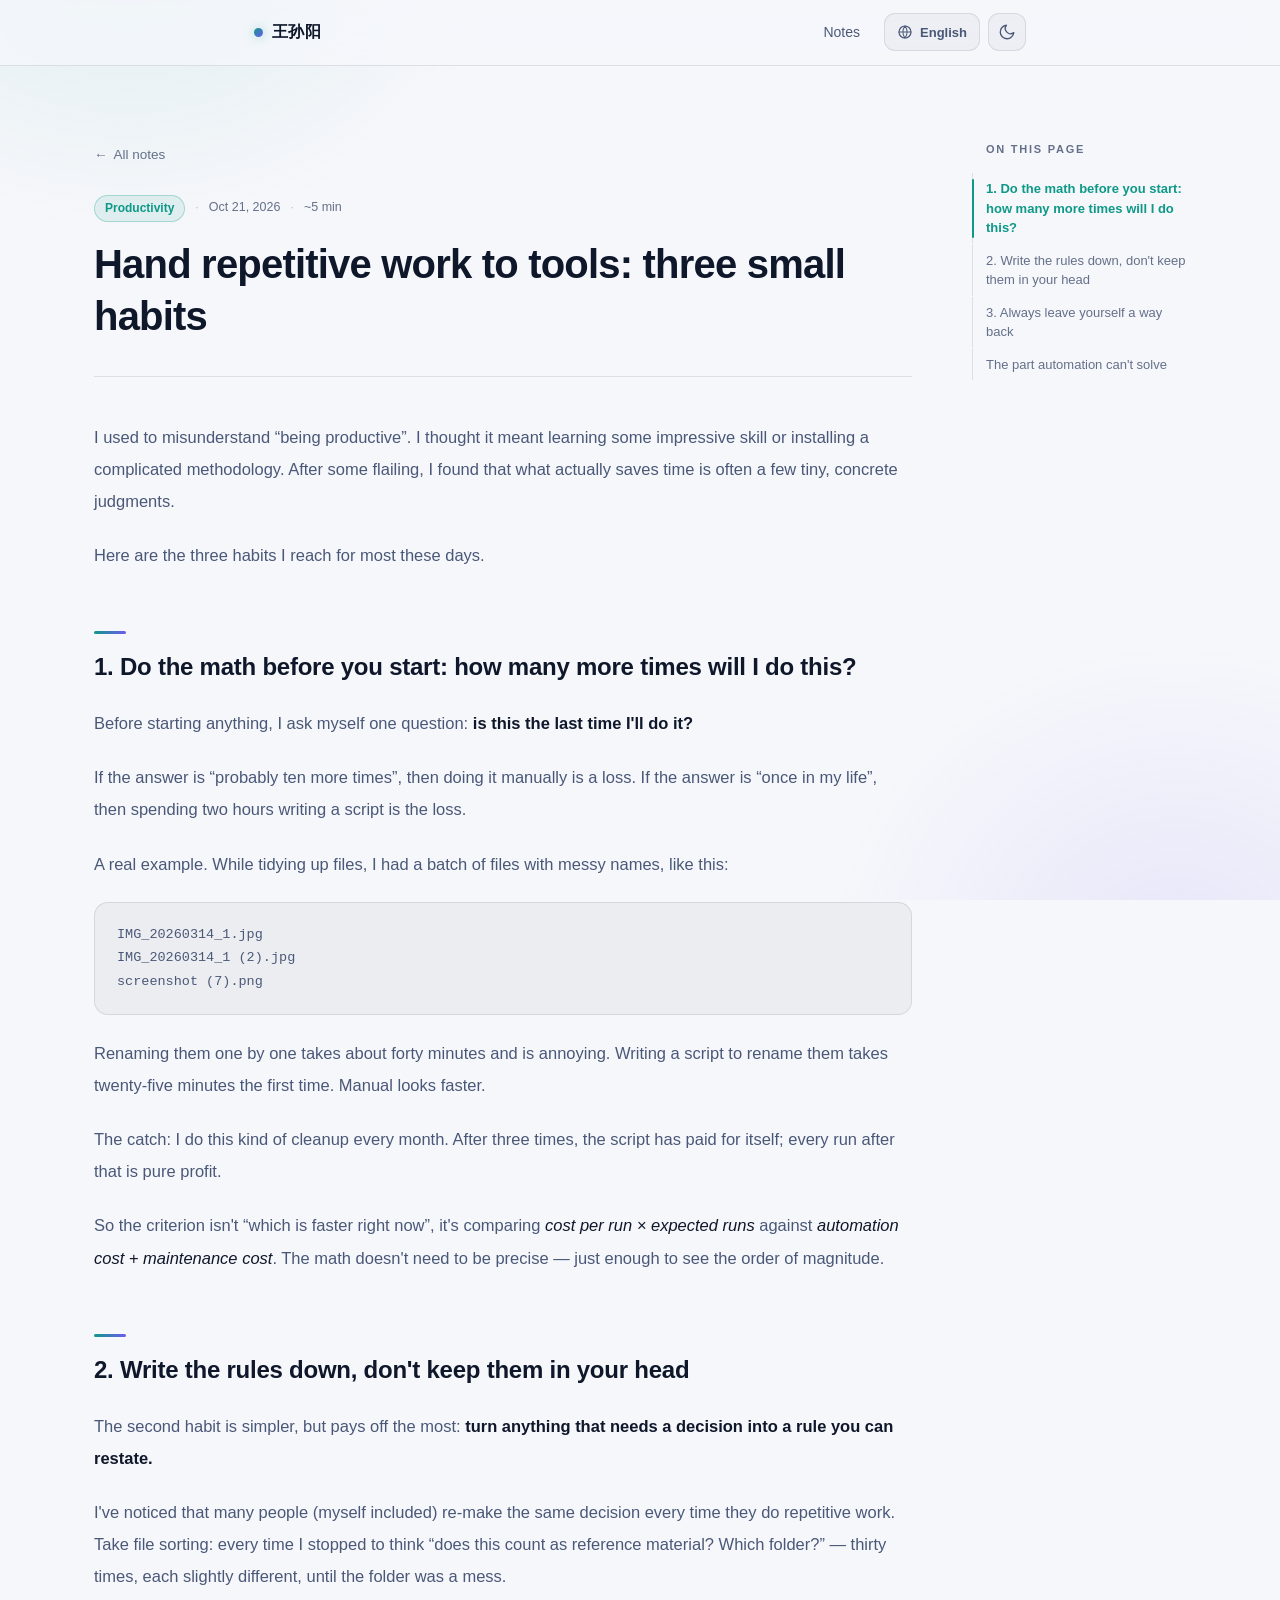
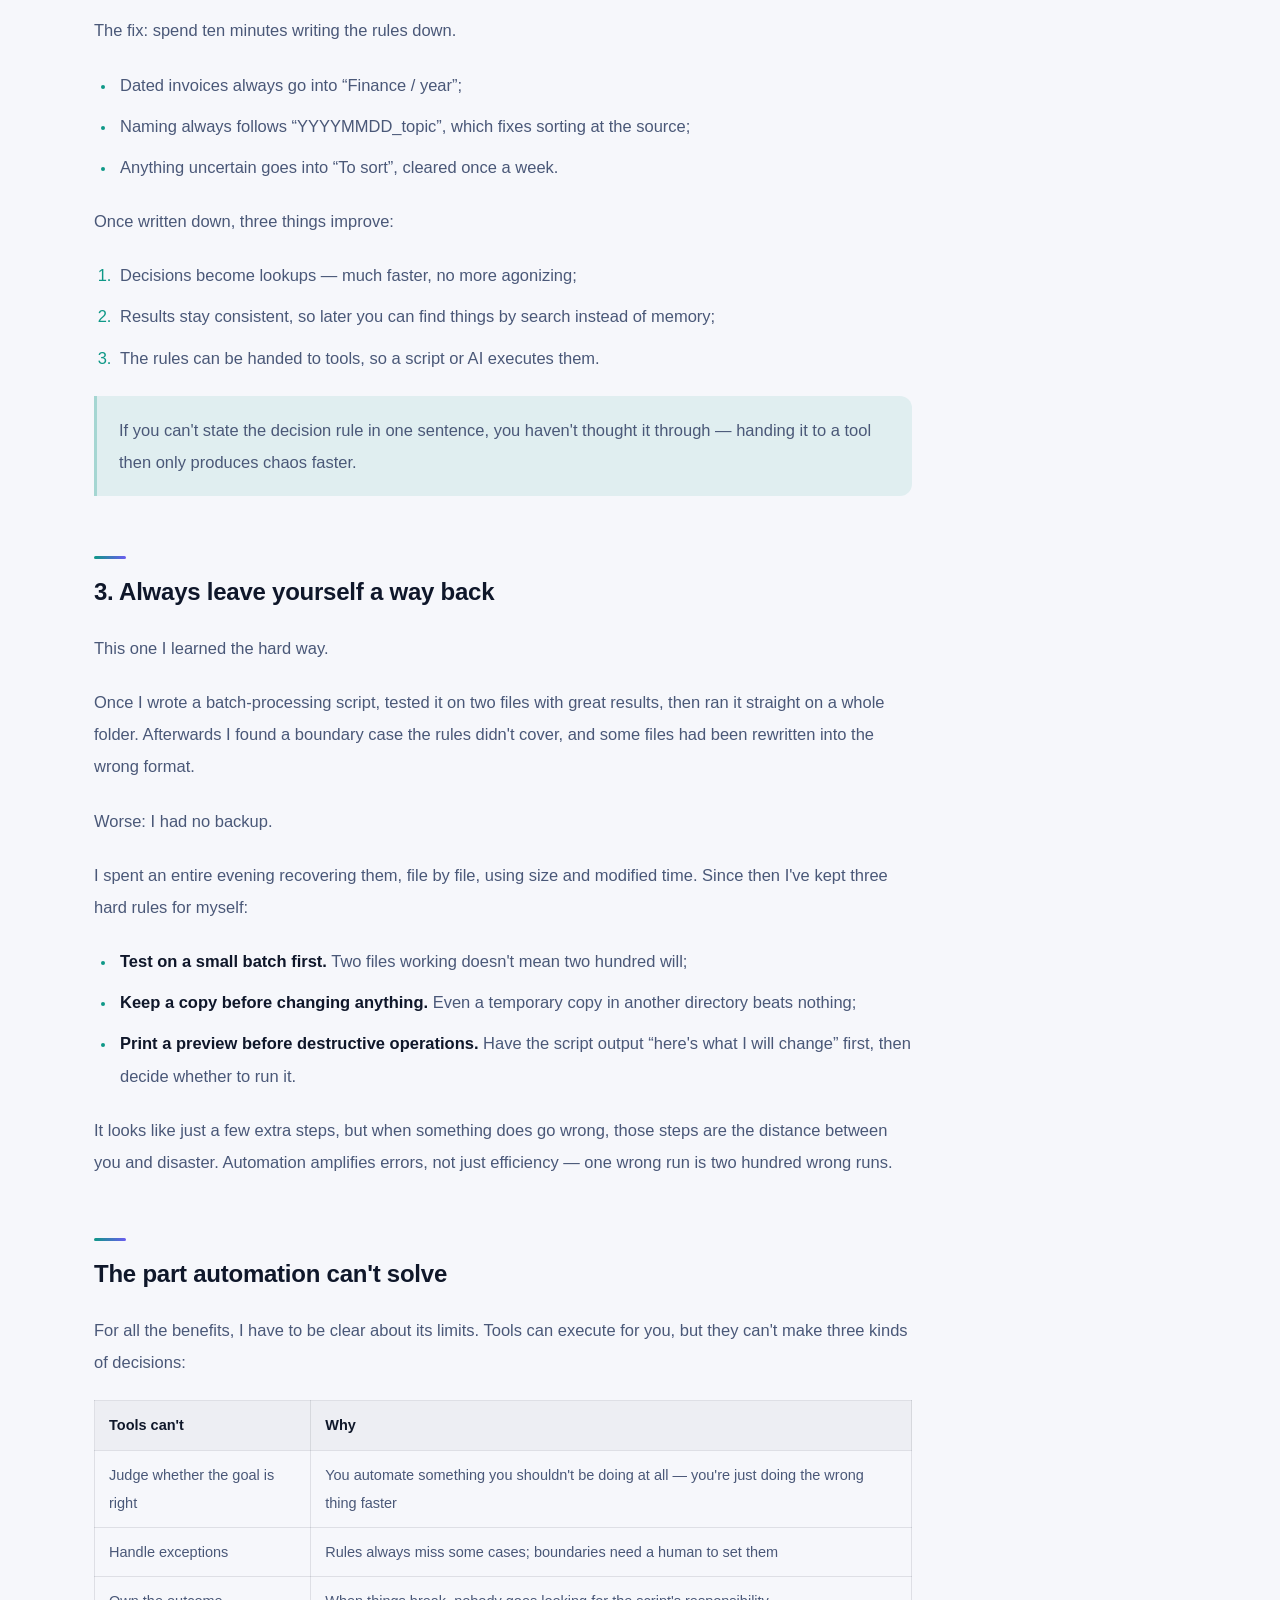
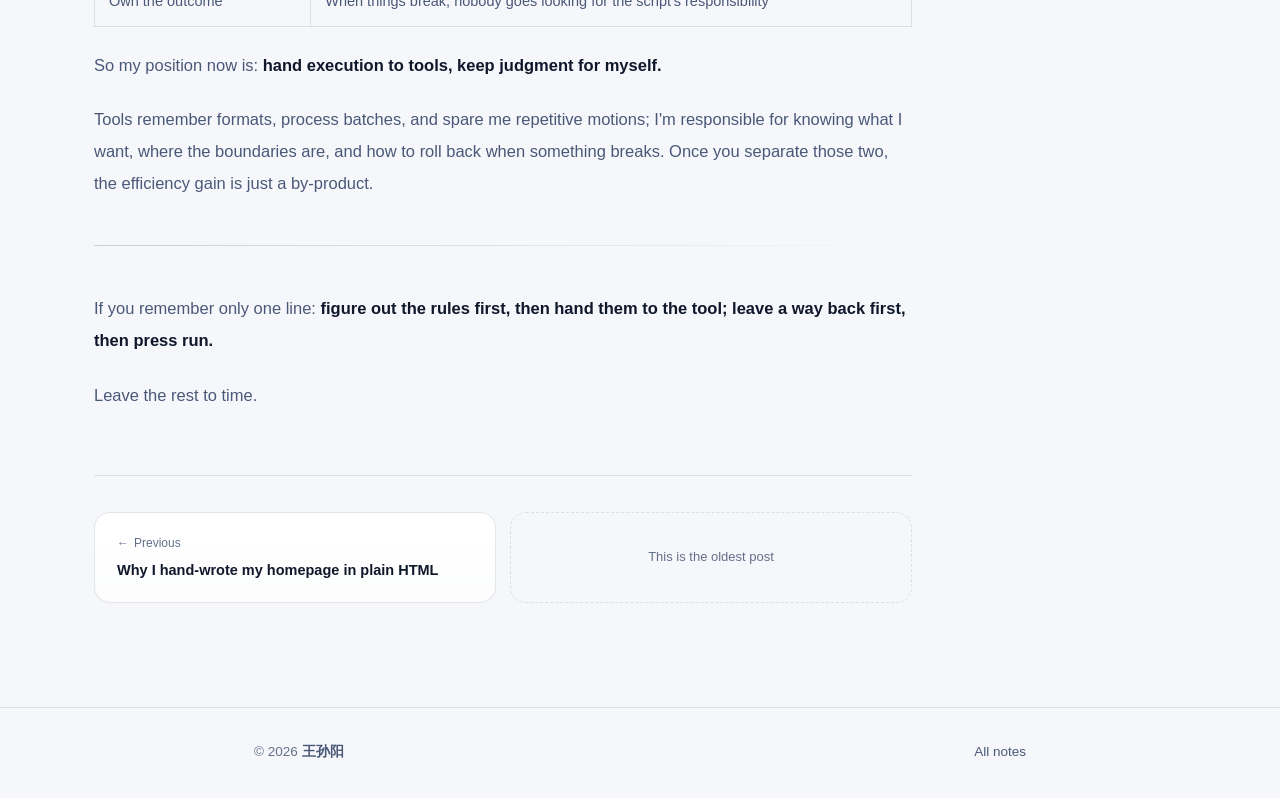
<file: posts/three-habits.html>
<!DOCTYPE html>
<html lang="zh-CN">
<head>
<meta charset="UTF-8">
<meta name="viewport" content="width=device-width, initial-scale=1.0">
<title>把重复的事交给工具：三个小习惯 · 王孙阳</title>
<meta name="description" content="效率提升往往不来自什么大动作，而是来自三个具体判断：什么该省、什么绝不能省、怎么让工具替你记住规则。三个小习惯，替我省下每周几小时的重复劳动。">
<link rel="canonical" href="https://wang-sunyang.github.io/posts/three-habits.html">
<meta name="theme-color" content="#060a14">
<meta name="color-scheme" content="dark light">
<meta property="og:type" content="article">
<meta property="og:site_name" content="王孙阳 · Wang Sunyang">
<meta property="og:title" content="把重复的事交给工具：三个小习惯">
<meta name="twitter:title" content="把重复的事交给工具：三个小习惯">
<meta property="og:description" content="效率提升往往不来自什么大动作，而是来自三个具体判断：什么该省、什么绝不能省、怎么让工具替你记住规则。三个小习惯，替我省下每周几小时的重复劳动。">
<meta name="twitter:description" content="效率提升往往不来自什么大动作，而是来自三个具体判断：什么该省、什么绝不能省、怎么让工具替你记住规则。三个小习惯，替我省下每周几小时的重复劳动。">
<meta property="og:url" content="https://wang-sunyang.github.io/posts/three-habits.html">
<meta property="og:locale" content="zh_CN">
<meta property="og:locale:alternate" content="en_US">
<meta name="twitter:card" content="summary_large_image">
<meta property="article:published_time" content="2026-10-21">
<meta property="article:modified_time" content="2026-11-25">
<meta property="article:author" content="https://wang-sunyang.github.io/">
<link rel="icon" type="image/svg+xml" href="../favicon.svg">
<link rel="icon" type="image/png" sizes="32x32" href="../favicon-32.png">
<link rel="icon" type="image/png" sizes="16x16" href="../favicon-16.png">
<link rel="apple-touch-icon" sizes="180x180" href="../apple-touch-icon.png">
<link rel="icon" type="image/png" sizes="512x512" href="https://wang-sunyang.github.io/favicon-512.png">
<link rel="icon" type="image/webp" sizes="512x512" href="https://wang-sunyang.github.io/favicon-512.webp">
<link rel="manifest" href="https://wang-sunyang.github.io/site.webmanifest">
<link rel="sitemap" type="application/xml" title="Sitemap" href="/sitemap.xml">
  <link rel="alternate" type="application/rss+xml" title="王孙阳 · Wang Sunyang — 独立开发者" href="https://wang-sunyang.github.io/feed.xml">
<meta property="og:image" content="https://wang-sunyang.github.io/og-cover.jpg">
<meta property="og:image:width" content="1200">
<meta property="og:image:height" content="630">
<meta property="og:image:alt" content="王孙阳 · Wang Sunyang — 独立开发者">
<meta name="twitter:image" content="https://wang-sunyang.github.io/og-cover.jpg">
<meta name="twitter:image:alt" content="王孙阳 · Wang Sunyang — 独立开发者">

<script>
/* 首屏语言判定：读 body 之前先定好 <html lang/dir>；
   目标语言不是中文时暂时隐藏正文，等词典就位再显示，避免先闪一句中文。 */
(function(){
  var L=["zh","zh-TW","en","ja","ko","fr","de","es","pt","it","ru","uk","pl","nl","tr","ar","hi","id","vi","th","el","sv","cs","ro","bn","ur","ms","tl","he","fa"];
  var RTL=["ar","he","fa","ur","yi","dv","ps","ckb","sd","ug"];
  var code=null;
  try{code=localStorage.getItem("lang")||sessionStorage.getItem("lang");}catch(e){console.warn("[silent-catch]",e);}
  if(!code||L.indexOf(code)<0){
    code=null;
    var list=(navigator.languages&&navigator.languages.length)?navigator.languages:[navigator.language||"zh"];
    for(var i=0;i<list.length;i++){
      var tag=String(list[i]||"").toLowerCase();if(!tag)continue;
      var bits=tag.split("-"),prim=bits[0],rest=bits.slice(1).join("-");
      if(prim==="zh"){code=(rest.indexOf("hant")>-1||rest==="tw"||rest==="hk"||rest==="mo")?"zh-TW":"zh";break;}
      if(L.indexOf(tag)>-1){code=tag;break;}
      if(L.indexOf(prim)>-1){code=prim;break;}
    }
    if(!code)code="zh";
  }
  var de=document.documentElement;
  de.setAttribute("lang",({"zh":"zh-CN","zh-TW":"zh-Hant"})[code]||code);
  de.setAttribute("dir",RTL.indexOf(code)>-1?"rtl":"ltr");
  window.__BOOT_LANG__=code;
  if(code!=="zh")de.className=(de.className?de.className+" ":"")+"i18n-boot";
  setTimeout(function(){if(!window.__LANG_READY__)de.className=de.className.replace(/\s*i18n-boot/g,"");},300);
})();
</script>
<link rel="stylesheet" href="../assets/post.css">

<script>
  (function () {
    var saved = null;
    try { saved = localStorage.getItem('theme'); } catch(e){console.warn("[silent-catch]",e);}
    var prefersLight = window.matchMedia && window.matchMedia('(prefers-color-scheme: light)').matches;
    document.documentElement.setAttribute('data-theme', saved || (prefersLight ? 'light' : 'dark'));
  })();
</script>
<script type="application/ld+json">{"@context":"https://schema.org","@graph":[{"@type":"Person","@id":"https://wang-sunyang.github.io/#person","name":"王孙阳","alternateName":"Wang Sunyang","url":"https://wang-sunyang.github.io/","jobTitle":"独立开发者","description":"独立开发者，做原生 Android、端侧 ML 与零依赖网页项目；长夜拾星工作室（Nightglean Studio）主理人。","sameAs":["https://github.com/wang-sunyang","https://github.com/nightglean"],"knowsAbout":["Native Android","Kotlin","On-device ML","LiteRT","WebGL","Three.js","静态站点工程"]},{"@type":"BlogPosting","@id":"https://wang-sunyang.github.io/posts/three-habits.html#post","mainEntityOfPage":{"@type":"WebPage","@id":"https://wang-sunyang.github.io/posts/three-habits.html"},"url":"https://wang-sunyang.github.io/posts/three-habits.html","headline":"把重复的事交给工具：三个小习惯","inLanguage":"zh-Hans","datePublished":"2026-10-21","dateModified":"2026-11-25","image":{"@type":"ImageObject","url":"https://wang-sunyang.github.io/og-cover.jpg","width":1200,"height":630},"author":{"@id":"https://wang-sunyang.github.io/#person"},"publisher":{"@id":"https://wang-sunyang.github.io/#person"},"image":"https://wang-sunyang.github.io/og-cover.jpg"}]}</script>
<link rel="alternate" hreflang="en" href="https://wang-sunyang.github.io/en/posts/three-habits.html">
<link rel="alternate" hreflang="zh-Hans" href="https://wang-sunyang.github.io/posts/three-habits.html">
<link rel="alternate" hreflang="x-default" href="https://wang-sunyang.github.io/posts/three-habits.html">
</head>

<body>
<div id="srStatus" role="status" aria-live="polite" aria-atomic="true" style="position:absolute;width:1px;height:1px;margin:-1px;padding:0;overflow:hidden;clip:rect(0 0 0 0);white-space:nowrap;border:0"></div>
<a class="skip" href="#main" data-i18n="skip">跳到主要内容</a>
<div id="progress" aria-hidden="true"></div>
<button id="toTop" type="button" aria-label="回到顶部" data-i18n-aria="a11y.toTop"><svg viewBox="0 0 24 24"><path d="M12 19V5M5 12l7-7 7 7"/></svg></button>

<nav class="site-nav" aria-label="主导航" data-i18n-aria="a11y.mainNav">
  <div class="nav-inner">
    <a class="logo" href="../index.html">王孙阳</a>
    <div class="nav-links">
      <a href="../blog.html" data-i18n="nav.notes">笔记</a>
    </div>
    <div class="nav-tools">
      <button class="lang-btn" id="langBtn" type="button" aria-label="切换语言 / Switch language" data-i18n-aria="a11y.langBtn" aria-haspopup="dialog" aria-controls="langPanel" aria-expanded="false">
        <svg viewBox="0 0 24 24"><circle cx="12" cy="12" r="9"/><path d="M3 12h18M12 3a15 15 0 0 1 0 18M12 3a15 15 0 0 0 0 18"/></svg>
        <span id="langLabel">简体中文</span>
      </button>
      <button class="theme-toggle" id="themeToggle" type="button" aria-label="切换深浅色" data-i18n-aria="a11y.themeToggle" aria-pressed="false">
        <svg class="i-sun" viewBox="0 0 24 24" aria-hidden="true"><circle cx="12" cy="12" r="4"/><path d="M12 2v2M12 20v2M2 12h2M20 12h2M4.9 4.9l1.4 1.4M17.7 17.7l1.4 1.4M19.1 4.9l-1.4 1.4M6.3 17.7l-1.4 1.4"/></svg>
        <svg class="i-moon" viewBox="0 0 24 24" aria-hidden="true"><path d="M21 12.8A9 9 0 1 1 11.2 3a7 7 0 0 0 9.8 9.8z"/></svg>
      </button>
    </div>
  </div>
</nav>

<div id="langPanel" role="dialog" aria-modal="true" aria-label="选择语言 / Choose language" data-i18n-aria="a11y.langPanel">
  <div class="lang-head">
    <b data-i18n="ui.langTitle">选择语言 / Language</b>
    <button class="lang-close" id="langClose" type="button" aria-label="关闭" data-i18n-aria="a11y.close">✕</button>
  </div>
  <div class="lang-remember">
    <span class="lr-text"><b id="rememberLangText" data-i18n="ui.remember">记住语言</b><span class="lr-sub" data-i18n="ui.rememberSub">下次访问沿用当前语言</span></span>
    <button class="lr-switch" id="rememberLang" type="button" role="switch" aria-checked="true" aria-labelledby="rememberLangText"><span class="lr-knob" aria-hidden="true"></span></button>
  </div>
  <div class="lang-list" id="langList" role="radiogroup" data-i18n-aria="a11y.langPanel"></div>
</div>

<main id="main">
  <article>
    <div class="wrap art-wrap">
      <div class="art-layout">
      <div class="art-main">
      <header class="art-head">
        <a class="back" href="../blog.html"><span class="b-arrow" aria-hidden="true">←</span> <span data-i18n="back">全部笔记</span></a>
        <div class="art-meta">
          <span class="cat" data-i18n="cat">效率</span>
          <span class="sep" aria-hidden="true">·</span>
          <time datetime="2026-10-21" data-i18n="date">2026 年 10 月 21 日</time>
          <span class="sep" aria-hidden="true">·</span>
          <span data-i18n="read">约 5 分钟</span>
        </div>
        <h1 data-i18n="title">把重复的事交给工具：三个小习惯</h1>
      </header>

      <p class="body-note" id="bodyNote" hidden></p>
      <div class="prose" id="prose"><p>我以前对「提高效率」这件事有点误解，总觉得要学点什么厉害的技能，或者装一套复杂的方法论。折腾一阵之后发现，真正省下时间的，往往是一些很小、很具体的判断。</p><p>下面三个习惯，是我这两年最常用的。</p><h2>一、动手前先算一笔账：这事我还会做几遍</h2><p>任何一件事开始之前，我会先问自己一个问题：<strong>这是我最后一次做它吗？</strong></p><p>如果答案是「大概还要做十几次」，那手动做就是亏的。如果答案是「这辈子就这一次」，那花两个小时写脚本就是亏的。</p><p>举个真实的例子。整理资料时，我有一批文件名乱七八糟的东西，类似这样：</p><pre><code>IMG_20260314_1.jpg
IMG_20260314_1 (2).jpg
screenshot (7).png</code></pre><p>手动一个个改，大概要四十分钟，而且很烦。写个脚本重命名，第一次要二十五分钟。看起来手动更快。</p><p>但问题是，这种整理我每个月都会做一次。三次之后，脚本就回本了；之后每次都是净赚。</p><p>所以判断标准不是「现在哪个快」，而是 <em>单次成本 × 预计次数</em> 和 <em>自动化成本 + 维护成本</em> 的比较。这个账不用算得很精确，能看出量级差就够了。</p><h2>二、把规则写下来，别记在脑子里</h2><p>第二个习惯更简单，但收益最明显：<strong>任何需要判断的事，都先把它变成一条能复述的规则。</strong></p><p>我发现很多人（包括我自己）在做重复工作时，其实每次都在重新做同样的判断。比如给文件分类，每次都停下来想「这个算不算资料？放哪个文件夹？」——想了三十次，每次都想得不完全一样，最后文件夹里一片混乱。</p><p>解决办法是：先花十分钟，把规则写下来。</p><ul><li>带日期的发票，一律进「财务 / 年份」；</li><li>命名格式统一为「年月日_主题」，从源头解决排序问题；</li><li>拿不准的，先丢进「待整理」，每周固定清一次。</li></ul><p>写下来之后有三个好处：</p><ol><li>判断变成查表，速度快很多，也不再纠结；</li><li>结果一致，以后能靠搜索找到，而不是靠回忆；</li><li>规则可以被交给工具，让脚本或 AI 按规则执行。</li></ol><blockquote><p>如果一件事你没法用一句话说清判断标准，那说明你还没想清楚——这时候交给工具，只会更快地产生混乱。</p></blockquote><h2>三、永远给自己留一条回去的路</h2><p>这一条是被坑出来的。</p><p>有次我写了个批量处理的脚本，测试的时候拿两个文件试了一下，结果很理想，于是直接对着一整个文件夹跑了。跑完发现规则里有个边界情况没考虑到，一部分文件被改成了错误的格式。</p><p>更糟的是，我没有备份。</p><p>那天我花了一整个晚上，靠文件大小和修改时间一点点把它们找回来。从此我给自己定了三条死规矩：</p><ul><li><strong>先小批量试跑。</strong>两个文件能跑通，不代表两百个能跑通；</li><li><strong>改之前留副本。</strong>哪怕是临时复制一份到别的目录，也比没有强；</li><li><strong>破坏性的操作先打印预览。</strong>让脚本先输出「我将要做哪些改动」，看完再决定是否执行。</li></ul><p>看起来只是多了几步，但真出事的时候，这几步就是你和灾难之间的距离。自动化放大的不只是效率，还有错误——一次跑错，就是两百次跑错。</p><h2>自动化解决不了的那部分</h2><p>说了这么多好处，也必须说清楚它的边界。工具能替你执行，但不能替你判断三件事：</p><table><thead><tr><th>工具做不到</th><th>为什么</th></tr></thead><tbody><tr><td>判断目标对不对</td><td>你把一件本来不该做的事自动化了，只是更快地做错事</td></tr><tr><td>处理例外情况</td><td>规则总有覆盖不到的地方，边界需要人来定</td></tr><tr><td>对结果负责</td><td>出问题时，没人会去找脚本的责任</td></tr></tbody></table><p>所以我现在的位置是：<strong>把执行交给工具，把判断留给自己。</strong></p><p>工具替我记住格式、处理批量、节约重复动作；我负责想清楚要什么、边界在哪、出了问题怎么退回去。分清楚这两件事之后，效率提升反而是副产品。</p><hr><p>如果只记一句话：<strong>先想清楚规则，再交给工具；先留好退路，再按下执行。</strong></p><p>剩下的事情，交给时间。</p></div>

      <nav class="post-nav" aria-label="文章导航" data-i18n-aria="aria.articleNav">
        <a href="handwritten-html.html">
          <div class="dir"><span aria-hidden="true">←</span> <span data-i18n="postnav.prev">上一篇</span></div>
          <div class="t" data-i18n="prevTitle">为什么我用纯手写 HTML 做个人主页</div>
        </a>
        <div class="empty-slot" data-i18n="postnav.oldest">已经是最早一篇</div>
      </nav>
      </div>

      <aside class="toc" aria-label="本页目录" data-i18n-aria="a11y.tocSidebar">
        <div class="toc-title" data-i18n="toc.title">本页目录</div>
        <nav class="toc-list" id="tocList"></nav>
      </aside>

      </div>
    </div>
  </article>
</main>

<button class="toc-fab" id="tocFab" type="button" aria-label="打开目录" data-i18n-aria="toc.open" aria-expanded="false" aria-controls="tocDrawer">
  <svg viewBox="0 0 24 24" aria-hidden="true"><path d="M4 6h16M4 12h16M4 18h10"/></svg>
</button>

<div class="toc-backdrop" id="tocBackdrop"></div>

<div class="toc-drawer" id="tocDrawer" role="dialog" aria-modal="false" aria-label="文章目录" data-i18n-aria="a11y.tocDrawer">
  <div class="toc-title">
    <span data-i18n="toc.title">本页目录</span>
    <button type="button" id="tocClose" data-i18n="toc.close">关闭</button>
  </div>
  <nav class="toc-list" id="tocListMobile"></nav>
</div>

<footer>
  <div class="foot-inner">
    <div>© <span id="year">2026</span> <b>王孙阳</b></div>
    <div><a href="../blog.html" data-i18n="back">全部笔记</a></div>
  </div>
</footer>

<script>
var LANGS=[
  {code:"zh",native:"简体中文",sub:"Simplified Chinese"},
  {code:"zh-TW",native:"繁體中文",sub:"Traditional Chinese"},
  {code:"en",native:"English",sub:"English"},
  {code:"ja",native:"日本語",sub:"Japanese"},
  {code:"ko",native:"한국어",sub:"Korean"},
  {code:"fr",native:"Français",sub:"French"},
  {code:"de",native:"Deutsch",sub:"German"},
  {code:"es",native:"Español",sub:"Spanish"},
  {code:"pt",native:"Português",sub:"Portuguese"},
  {code:"it",native:"Italiano",sub:"Italian"},
  {code:"ru",native:"Русский",sub:"Russian"},
  {code:"uk",native:"Українська",sub:"Ukrainian"},
  {code:"pl",native:"Polski",sub:"Polish"},
  {code:"nl",native:"Nederlands",sub:"Dutch"},
  {code:"tr",native:"Türkçe",sub:"Turkish"},
  {code:"ar",native:"العربية",sub:"Arabic",rtl:true},
  {code:"hi",native:"हिन्दी",sub:"Hindi"},
  {code:"id",native:"Bahasa Indonesia",sub:"Indonesian"},
  {code:"vi",native:"Tiếng Việt",sub:"Vietnamese"},
  {code:"th",native:"ไทย",sub:"Thai"}
];
var I18N={
"zh":{"a11y":{"close":"关闭","langBtn":"切换语言 / Switch language","themeToggle":"切换深浅色","langPanel":"选择语言 / Choose language","mainNav":"主导航","nav":"导航","toTop":"回到顶部","tocSidebar":"本页目录","tocDrawer":"文章目录","kbdPanel":"键盘快捷键","openMenu":"打开菜单","mobileMenu":"移动端菜单","closeMenu":"关闭菜单","copyWechat":"复制微信号","filterBar":"按分类筛选笔记"},"skip":"跳到主要内容","nav":{"notes":"笔记"},"back":"全部笔记","toc":{"title":"本页目录","open":"打开目录","close":"关闭"},"theme":{"toDark":"切换到深色模式","toLight":"切换到浅色模式"},"ui":{"remember":"记住语言","rememberSub":"下次访问沿用当前语言","langTitle":"选择语言 / Language","langSwitched":"已切换为{lang}"},"postnav":{"prev":"上一篇","next":"下一篇","newest":"已经是最新一篇","oldest":"已经是最早一篇"},"aria":{"articleNav":"文章导航"},"nf":{"title":"这一页走丢了","desc":"你找的地址不存在，或者内容已经搬走了。","home":"回到首页","notes":"看看笔记","foot":"个人主页"},"cat":"效率","date":"2026 年 10 月 21 日","read":"约 5 分钟","title":"把重复的事交给工具：三个小习惯","desc":"效率提升往往不来自什么大动作，而是来自三个具体判断：什么该省、什么绝不能省、怎么让工具替你记住规则。三个小习惯，替我省下每周几小时的重复劳动。","prevTitle":"为什么我用纯手写 HTML 做个人主页","body":"<p>我以前对「提高效率」这件事有点误解，总觉得要学点什么厉害的技能，或者装一套复杂的方法论。折腾一阵之后发现，真正省下时间的，往往是一些很小、很具体的判断。</p><p>下面三个习惯，是我这两年最常用的。</p><h2>一、动手前先算一笔账：这事我还会做几遍</h2><p>任何一件事开始之前，我会先问自己一个问题：<strong>这是我最后一次做它吗？</strong></p><p>如果答案是「大概还要做十几次」，那手动做就是亏的。如果答案是「这辈子就这一次」，那花两个小时写脚本就是亏的。</p><p>举个真实的例子。整理资料时，我有一批文件名乱七八糟的东西，类似这样：</p><pre><code>IMG_20260314_1.jpg\nIMG_20260314_1 (2).jpg\nscreenshot (7).png</code></pre><p>手动一个个改，大概要四十分钟，而且很烦。写个脚本重命名，第一次要二十五分钟。看起来手动更快。</p><p>但问题是，这种整理我每个月都会做一次。三次之后，脚本就回本了；之后每次都是净赚。</p><p>所以判断标准不是「现在哪个快」，而是 <em>单次成本 × 预计次数</em> 和 <em>自动化成本 + 维护成本</em> 的比较。这个账不用算得很精确，能看出量级差就够了。</p><h2>二、把规则写下来，别记在脑子里</h2><p>第二个习惯更简单，但收益最明显：<strong>任何需要判断的事，都先把它变成一条能复述的规则。</strong></p><p>我发现很多人（包括我自己）在做重复工作时，其实每次都在重新做同样的判断。比如给文件分类，每次都停下来想「这个算不算资料？放哪个文件夹？」——想了三十次，每次都想得不完全一样，最后文件夹里一片混乱。</p><p>解决办法是：先花十分钟，把规则写下来。</p><ul><li>带日期的发票，一律进「财务 / 年份」；</li><li>命名格式统一为「年月日_主题」，从源头解决排序问题；</li><li>拿不准的，先丢进「待整理」，每周固定清一次。</li></ul><p>写下来之后有三个好处：</p><ol><li>判断变成查表，速度快很多，也不再纠结；</li><li>结果一致，以后能靠搜索找到，而不是靠回忆；</li><li>规则可以被交给工具，让脚本或 AI 按规则执行。</li></ol><blockquote><p>如果一件事你没法用一句话说清判断标准，那说明你还没想清楚——这时候交给工具，只会更快地产生混乱。</p></blockquote><h2>三、永远给自己留一条回去的路</h2><p>这一条是被坑出来的。</p><p>有次我写了个批量处理的脚本，测试的时候拿两个文件试了一下，结果很理想，于是直接对着一整个文件夹跑了。跑完发现规则里有个边界情况没考虑到，一部分文件被改成了错误的格式。</p><p>更糟的是，我没有备份。</p><p>那天我花了一整个晚上，靠文件大小和修改时间一点点把它们找回来。从此我给自己定了三条死规矩：</p><ul><li><strong>先小批量试跑。</strong>两个文件能跑通，不代表两百个能跑通；</li><li><strong>改之前留副本。</strong>哪怕是临时复制一份到别的目录，也比没有强；</li><li><strong>破坏性的操作先打印预览。</strong>让脚本先输出「我将要做哪些改动」，看完再决定是否执行。</li></ul><p>看起来只是多了几步，但真出事的时候，这几步就是你和灾难之间的距离。自动化放大的不只是效率，还有错误——一次跑错，就是两百次跑错。</p><h2>自动化解决不了的那部分</h2><p>说了这么多好处，也必须说清楚它的边界。工具能替你执行，但不能替你判断三件事：</p><table><thead><tr><th>工具做不到</th><th>为什么</th></tr></thead><tbody><tr><td>判断目标对不对</td><td>你把一件本来不该做的事自动化了，只是更快地做错事</td></tr><tr><td>处理例外情况</td><td>规则总有覆盖不到的地方，边界需要人来定</td></tr><tr><td>对结果负责</td><td>出问题时，没人会去找脚本的责任</td></tr></tbody></table><p>所以我现在的位置是：<strong>把执行交给工具，把判断留给自己。</strong></p><p>工具替我记住格式、处理批量、节约重复动作；我负责想清楚要什么、边界在哪、出了问题怎么退回去。分清楚这两件事之后，效率提升反而是副产品。</p><hr><p>如果只记一句话：<strong>先想清楚规则，再交给工具；先留好退路，再按下执行。</strong></p><p>剩下的事情，交给时间。</p>"},
"zh-TW":{"skip":"跳到主要內容","nav":{"notes":"筆記"},"back":"全部筆記","toc":{"title":"本頁目錄","open":"開啟目錄","close":"關閉"},"theme":{"toDark":"切換到深色模式","toLight":"切換到淺色模式"},"ui":{"remember":"記住語言","rememberSub":"下次造訪沿用目前語言","langTitle":"選擇語言 / Language","langSwitched":"已切換為{lang}"},"postnav":{"prev":"上一篇","next":"下一篇","newest":"已經是最新一篇","oldest":"已經是最早一篇"},"aria":{"articleNav":"文章導覽"},"nf":{"title":"這一頁走丟了","desc":"你找的地址不存在，或者內容已經搬走了。","home":"回到首頁","notes":"看看筆記","foot":"個人主頁"},"cat":"效率","date":"2026 年 10 月 21 日","read":"約 5 分鐘","title":"把重複的事交給工具：三個小習慣","desc":"效率提升往往不來自什麼大動作，而是來自三個具體的判斷：什麼該省、什麼絕不能省、以及怎麼讓工具替你記住規則。","prevTitle":"為什麼我用純手寫 HTML 做個人主頁","body":"<p>我以前對「提高效率」這件事有點誤解，總覺得要學點什麼厲害的技能，或者裝一套複雜的方法論。折騰一陣之後發現，真正省下時間的，往往是一些很小、很具體的判斷。</p><p>下面三個習慣，是我這兩年最常用的。</p><h2>一、動手前先算一筆帳：這事我還會做幾遍</h2><p>任何一件事開始之前，我會先問自己一個問題：<strong>這是我最後一次做它嗎？</strong></p><p>如果答案是「大概還要做十幾次」，那手動做就是虧的。如果答案是「這輩子就這一次」，那花兩個小時寫腳本就是虧的。</p><p>舉個真實的例子。整理資料時，我有一批檔名亂七八糟的東西，類似這樣：</p><pre><code>IMG_20260314_1.jpg\nIMG_20260314_1 (2).jpg\nscreenshot (7).png</code></pre><p>手動一個個改，大概要四十分鐘，而且很煩。寫個腳本重新命名，第一次要二十五分鐘。看起來手動更快。</p><p>但問題是，這種整理我每個月都會做一次。三次之後，腳本就回本了；之後每次都是淨賺。</p><p>所以判斷標準不是「現在哪個快」，而是 <em>單次成本 × 預計次數</em> 和 <em>自動化成本 + 維護成本</em> 的比較。這個帳不用算得很精確，能看出量級差就夠了。</p><h2>二、把規則寫下來，別記在腦子裡</h2><p>第二個習慣更簡單，但收益最明顯：<strong>任何需要判斷的事，都先把它變成一條能複述的規則。</strong></p><p>我發現很多人（包括我自己）在做重複工作時，其實每次都在重新做同樣的判斷。比如給檔案分類，每次都停下來想「這個算不算資料？放哪個資料夾？」——想了三十次，每次都想得不完全一樣，最後資料夾裡一片混亂。</p><p>解決辦法是：先花十分鐘，把規則寫下來。</p><ul><li>帶日期的發票，一律進「財務 / 年份」；</li><li>命名格式統一為「年月日_主題」，從源頭解決排序問題；</li><li>拿不準的，先丟進「待整理」，每週固定清一次。</li></ul><p>寫下來之後有三個好處：</p><ol><li>判斷變成查表，速度快很多，也不再糾結；</li><li>結果一致，以後能靠搜尋找到，而不是靠回憶；</li><li>規則可以被交給工具，讓腳本或 AI 按規則執行。</li></ol><blockquote><p>如果一件事你沒法用一句話說清判斷標準，那說明你還沒想清楚——這時候交給工具，只會更快地產生混亂。</p></blockquote><h2>三、永遠給自己留一條回去的路</h2><p>這一條是被坑出來的。</p><p>有次我寫了個批次處理的腳本，測試的時候拿兩個檔案試了一下，結果很理想，於是直接對著一整個資料夾跑了。跑完發現規則裡有個邊界情況沒考慮到，一部分檔案被改成了錯誤的格式。</p><p>更糟的是，我沒有備份。</p><p>那天我花了一整個晚上，靠檔案大小和修改時間一點點把它們找回來。從此我給自己定了三條死規矩：</p><ul><li><strong>先小批次試跑。</strong>兩個檔案能跑通，不代表兩百個能跑通；</li><li><strong>改之前留副本。</strong>哪怕是臨時複製一份到別的目錄，也比沒有強；</li><li><strong>破壞性的操作先列印預覽。</strong>讓腳本先輸出「我將要做哪些改動」，看完再決定是否執行。</li></ul><p>看起來只是多了幾步，但真出事的時候，這幾步就是你和災難之間的距離。自動化放大的不只是效率，還有錯誤——一次跑錯，就是兩百次跑錯。</p><h2>自動化解決不了的那部分</h2><p>說了這麼多好處，也必須說清楚它的邊界。工具能替你執行，但不能替你判斷三件事：</p><table><thead><tr><th>工具做不到</th><th>為什麼</th></tr></thead><tbody><tr><td>判斷目標對不對</td><td>你把一件本來不該做的事自動化了，只是更快地做錯事</td></tr><tr><td>處理例外情況</td><td>規則總有覆蓋不到的地方，邊界需要人來定</td></tr><tr><td>對結果負責</td><td>出問題時，沒人會去找腳本的責任</td></tr></tbody></table><p>所以我現在的位置是：<strong>把執行交給工具，把判斷留給自己。</strong></p><p>工具替我記住格式、處理批次、節約重複動作；我負責想清楚要什麼、邊界在哪、出了問題怎麼退回去。分清楚這兩件事之後，效率提升反而是副產品。</p><hr><p>如果只記一句話：<strong>先想清楚規則，再交給工具；先留好退路，再按下執行。</strong></p><p>剩下的事情，交給時間。</p>"},
"en":{"a11y":{"close":"Close","langBtn":"Switch language","themeToggle":"Toggle dark / light theme","langPanel":"Choose language","mainNav":"Main navigation","nav":"Navigation","toTop":"Back to top","tocSidebar":"On this page","tocDrawer":"Table of contents","kbdPanel":"Keyboard shortcuts","openMenu":"Open menu","mobileMenu":"Mobile menu","closeMenu":"Close menu","copyWechat":"Copy WeChat ID","filterBar":"Filter notes by category"},"skip":"Skip to content","nav":{"notes":"Notes"},"back":"All notes","toc":{"title":"On this page","open":"Open table of contents","close":"Close"},"theme":{"toDark":"Switch to dark mode","toLight":"Switch to light mode"},"ui":{"remember":"Remember language","rememberSub":"Use this language on your next visit","langTitle":"Choose language / Language","langSwitched":"Switched to {lang}"},"postnav":{"prev":"Previous","next":"Next","newest":"This is the latest post","oldest":"This is the oldest post"},"aria":{"articleNav":"Post navigation"},"nf":{"title":"This page got lost","desc":"The address you're looking for doesn't exist, or its content has moved.","home":"Back to home","notes":"Browse notes","foot":"Personal homepage"},"cat":"Productivity","date":"Oct 21, 2026","read":"~5 min","title":"Hand repetitive work to tools: three small habits","desc":"Real efficiency rarely comes from a big move. It comes from three concrete calls: what to skip, what never to skip, and how to make tools remember your rules.","prevTitle":"Why I hand-wrote my homepage in plain HTML","body":"<p>I used to misunderstand “being productive”. I thought it meant learning some impressive skill or installing a complicated methodology. After some flailing, I found that what actually saves time is often a few tiny, concrete judgments.</p><p>Here are the three habits I reach for most these days.</p><h2>1. Do the math before you start: how many more times will I do this?</h2><p>Before starting anything, I ask myself one question: <strong>is this the last time I'll do it?</strong></p><p>If the answer is “probably ten more times”, then doing it manually is a loss. If the answer is “once in my life”, then spending two hours writing a script is the loss.</p><p>A real example. While tidying up files, I had a batch of files with messy names, like this:</p><pre><code>IMG_20260314_1.jpg\nIMG_20260314_1 (2).jpg\nscreenshot (7).png</code></pre><p>Renaming them one by one takes about forty minutes and is annoying. Writing a script to rename them takes twenty-five minutes the first time. Manual looks faster.</p><p>The catch: I do this kind of cleanup every month. After three times, the script has paid for itself; every run after that is pure profit.</p><p>So the criterion isn't “which is faster right now”, it's comparing <em>cost per run × expected runs</em> against <em>automation cost + maintenance cost</em>. The math doesn't need to be precise — just enough to see the order of magnitude.</p><h2>2. Write the rules down, don't keep them in your head</h2><p>The second habit is simpler, but pays off the most: <strong>turn anything that needs a decision into a rule you can restate.</strong></p><p>I've noticed that many people (myself included) re-make the same decision every time they do repetitive work. Take file sorting: every time I stopped to think “does this count as reference material? Which folder?” — thirty times, each slightly different, until the folder was a mess.</p><p>The fix: spend ten minutes writing the rules down.</p><ul><li>Dated invoices always go into “Finance / year”;</li><li>Naming always follows “YYYYMMDD_topic”, which fixes sorting at the source;</li><li>Anything uncertain goes into “To sort”, cleared once a week.</li></ul><p>Once written down, three things improve:</p><ol><li>Decisions become lookups — much faster, no more agonizing;</li><li>Results stay consistent, so later you can find things by search instead of memory;</li><li>The rules can be handed to tools, so a script or AI executes them.</li></ol><blockquote><p>If you can't state the decision rule in one sentence, you haven't thought it through — handing it to a tool then only produces chaos faster.</p></blockquote><h2>3. Always leave yourself a way back</h2><p>This one I learned the hard way.</p><p>Once I wrote a batch-processing script, tested it on two files with great results, then ran it straight on a whole folder. Afterwards I found a boundary case the rules didn't cover, and some files had been rewritten into the wrong format.</p><p>Worse: I had no backup.</p><p>I spent an entire evening recovering them, file by file, using size and modified time. Since then I've kept three hard rules for myself:</p><ul><li><strong>Test on a small batch first.</strong> Two files working doesn't mean two hundred will;</li><li><strong>Keep a copy before changing anything.</strong> Even a temporary copy in another directory beats nothing;</li><li><strong>Print a preview before destructive operations.</strong> Have the script output “here's what I will change” first, then decide whether to run it.</li></ul><p>It looks like just a few extra steps, but when something does go wrong, those steps are the distance between you and disaster. Automation amplifies errors, not just efficiency — one wrong run is two hundred wrong runs.</p><h2>The part automation can't solve</h2><p>For all the benefits, I have to be clear about its limits. Tools can execute for you, but they can't make three kinds of decisions:</p><table><thead><tr><th>Tools can't</th><th>Why</th></tr></thead><tbody><tr><td>Judge whether the goal is right</td><td>You automate something you shouldn't be doing at all — you're just doing the wrong thing faster</td></tr><tr><td>Handle exceptions</td><td>Rules always miss some cases; boundaries need a human to set them</td></tr><tr><td>Own the outcome</td><td>When things break, nobody goes looking for the script's responsibility</td></tr></tbody></table><p>So my position now is: <strong>hand execution to tools, keep judgment for myself.</strong></p><p>Tools remember formats, process batches, and spare me repetitive motions; I'm responsible for knowing what I want, where the boundaries are, and how to roll back when something breaks. Once you separate those two, the efficiency gain is just a by-product.</p><hr><p>If you remember only one line: <strong>figure out the rules first, then hand them to the tool; leave a way back first, then press run.</strong></p><p>Leave the rest to time.</p>"}
};

/* ============================================================
   i18n runtime
   ============================================================ */

/* ---- additional languages ---- */

LANGS.push({code:"el",native:"Ελληνικά",sub:"Greek"},{code:"sv",native:"Svenska",sub:"Swedish"},{code:"cs",native:"Čeština",sub:"Czech"},{code:"ro",native:"Română",sub:"Romanian"});
LANGS.push({code:"bn",native:"বাংলা",sub:"Bengali"},{code:"ur",native:"اردو",sub:"Urdu"},{code:"ms",native:"Bahasa Melayu",sub:"Malay"},{code:"tl",native:"Filipino",sub:"Filipino"});
function __ownBody(c){var l=I18N[c];return !!(l&&l.body&&(!I18N.en||l.body!==I18N.en.body));}
/* fill any missing entry from English, so a new language never shows blanks */
(function(){
  var base=I18N.en;
  if(!base)return;
  function fill(dst,src){
    for(var k in src){
      if(!Object.prototype.hasOwnProperty.call(src,k))continue;
      var v=src[k];
      if(dst[k]===undefined||dst[k]===null||dst[k]==="")dst[k]=v;
      else if(v&&typeof v==="object"&&typeof dst[k]==="object")fill(dst[k],v);
    }
  }
  for(var code in I18N){
    if(code!=="en"&&I18N[code]&&typeof I18N[code]==="object")fill(I18N[code],base);
  }
  window.__i18nFill=fill;
})();
LANGS.push({code:"he",native:"עברית",sub:"Hebrew"},{code:"fa",native:"فارسی",sub:"Persian"});
var rootEl=document.documentElement;
function getPath(obj,path){return path.split(".").reduce(function(o,k){return o?o[k]:undefined;},obj);}
/* 记住语言开关
   开：语言写入 localStorage，下次访问沿用（默认，兼容老行为）
   关：只写 sessionStorage —— 本标签页刷新/跳页仍保持所选语言，关掉浏览器后回到自动检测
   读取顺序：localStorage 优先，其次 sessionStorage，最后浏览器语言 */
var LANG_REMEMBER_KEY="rememberLang";
function langRememberOn(){
  try{return localStorage.getItem(LANG_REMEMBER_KEY)!=="0";}catch(e){return true;}
}
function __readSavedLang(){
  try{return localStorage.getItem("lang")||sessionStorage.getItem("lang")||null;}catch(e){return null;}
}
function __persistLang(code){
  try{
    sessionStorage.setItem("lang",code);
    if(langRememberOn())localStorage.setItem("lang",code);
    else localStorage.removeItem("lang");
  }catch(e){console.warn("[silent-catch]",e);}
}
function __renderLang(code){
  var lang=I18N[code]||I18N["zh"];
  __persistLang(code);
  var __tt=getPath(lang,"meta.title");
  if(__tt){document.title=__tt;var __og=document.querySelector('meta[property="og:title"]');if(__og)__og.setAttribute("content",__tt);}
  rootEl.setAttribute("lang",langAttrOf(code));
  rootEl.setAttribute("dir", langDirOf(code));
  document.querySelectorAll("[data-i18n]").forEach(function(el){
    var v=getPath(lang,el.getAttribute("data-i18n"));
    if(v!==undefined) el.textContent=v;
  });
  document.querySelectorAll("[data-i18n-aria]").forEach(function(el){
    var v=getPath(lang,el.getAttribute("data-i18n-aria"));
    if(v!==undefined) el.setAttribute("aria-label",v);
  });
  var prose=document.getElementById("prose");
  if(prose && lang.body) prose.innerHTML=lang.body;
  var note=document.getElementById("bodyNote");
  if(note){
    if(__ownBody(code)){note.hidden=true;note.textContent="";}
    else{
      var nt=getPath(lang,"bodyNote")||"";
      note.textContent=nt;
      note.hidden=!nt;
    }
  }
  var lb=document.getElementById("langLabel");
  if(lb){var ll=(LANGS.filter(function(l){return l.code===code;})[0]||{}).native||code;lb.textContent=ll;}
  document.querySelectorAll("[data-i18n-aria]").forEach(function(el){
    var __ak=el.getAttribute("data-i18n-aria"),av=getPath(lang,__ak);
    if(av===undefined) av=getPath(I18N.en||I18N.zh,__ak);
    if(av!==undefined) el.setAttribute("aria-label",av);
  });
  document.querySelectorAll(".lang-list button").forEach(function(b){
    var __on=(b.getAttribute("data-lang")===code);b.classList.toggle("active",__on);b.setAttribute("aria-checked",__on?"true":"false");
  });
  var d=document.querySelector('meta[name="description"]');
  if(d && lang.desc) d.setAttribute("content",lang.desc);
  var ogt=document.querySelector('meta[property="og:title"]');
  if(ogt && lang.title) ogt.setAttribute("content",lang.title);
  __syncOG(code,lang,lang.title,lang.desc);
  if(lang.title) document.title=lang.title+" · "+(code==="zh-TW"?"王孫陽":(code==="zh"?"王孙阳":"Wang Sunyang"));
  var tb=document.getElementById("themeToggle");
  if(tb){
    var t=rootEl.getAttribute("data-theme");
    tb.setAttribute("aria-label",t==="light"?(lang.theme&&lang.theme.toDark):(lang.theme&&lang.theme.toLight));
  }
  buildToc();
}
/* setLang 见 i18n 懒加载核心 */

/* build language list */
/* R5: og/twitter 元信息随语言同步（复用既有 meta.title / 页面描述键，不新增翻译键） */
var __OG_LOCALE={"zh":"zh_CN","zh-TW":"zh_TW","en":"en_US","ja":"ja_JP","ko":"ko_KR","fr":"fr_FR","de":"de_DE","es":"es_ES","pt":"pt_BR","it":"it_IT","ru":"ru_RU","uk":"uk_UA","pl":"pl_PL","nl":"nl_NL","tr":"tr_TR","ar":"ar_AR","hi":"hi_IN","id":"id_ID","vi":"vi_VN","th":"th_TH","el":"el_GR","sv":"sv_SE","cs":"cs_CZ","ro":"ro_RO","bn":"bn_BD","ur":"ur_PK","ms":"ms_MY","tl":"tl_PH","he":"he_IL","fa":"fa_IR"};
function __syncOG(code,lang,title,desc){
  function __set(sel,val){var el=document.querySelector(sel);if(el&&val!=null&&val!=="")el.setAttribute("content",val);}
  if(title){__set('meta[property="og:title"]',title);__set('meta[name="twitter:title"]',title);}
  if(desc){var __d=String(desc).replace(/<[^>]*>/g,"").replace(/\s+/g," ").trim();__set('meta[property="og:description"]',__d);__set('meta[name="twitter:description"]',__d);__set('meta[name="description"]',__d);}
  __set('meta[property="og:locale"]',__OG_LOCALE[code]||String(code).replace("-","_"));
  __set('meta[property="og:locale:alternate"]', /^en/.test(code) ? "zh_CN" : "en_US");
}
var I18N_EXT_BASE="../i18n/posts/three-habits/";
/* ============================================================
   i18n 词典按需加载
   首屏只内联 zh / zh-TW / en（三份就够首屏用），其余 27 种语言
   每种一个外链文件，切换或命中浏览器语言时才注入 <script>。
   用 <script> 而不是 fetch：file:// 双击打开同样能加载，不需要服务器。
   ============================================================ */
var __INLINE_LANGS={"zh":1,"zh-TW":1,"en":1};
var __EXT_LANGS=[];
(function(){for(var i=0;i<LANGS.length;i++){var c=LANGS[i].code;if(!__INLINE_LANGS[c])__EXT_LANGS.push(c);}})();
function __isKnownLang(code){return !!(code&&(I18N[code]||__EXT_LANGS.indexOf(code)>-1));}
var __langBusy={},__langQueue={};
function __loadLang(code,cb){
  if(I18N[code]){cb();return;}
  if(!__isKnownLang(code)){cb();return;}
  if(__langBusy[code]){__langQueue[code].push(cb);return;}
  __langBusy[code]=true;__langQueue[code]=[cb];
  var s=document.createElement("script");
  s.src=I18N_EXT_BASE+code+".js?v=20261127";s.async=true;
  function done(ok){
    if(!ok){I18N[code]=I18N.zh;
      (window.__i18nErrs=window.__i18nErrs||[]).push("langload:"+code);
      var __de=document.documentElement;
      if(__de&&__de.className.indexOf("i18n-boot")>-1)__de.className=__de.className.replace(/\s*i18n-boot/g,"");
    }
    __langBusy[code]=false;
    var q=__langQueue[code]||[];__langQueue[code]=[];
    for(var i=0;i<q.length;i++){try{q[i]();}catch(e){console.warn("[silent-catch]",e);}}
  }
  s.onload=function(){done(true);};
  s.onerror=function(){done(false);};
  document.head.appendChild(s);
}
window.__I18N_PUSH__=function(code,data){
  if(!code||!data)return;
  I18N[code]=data;
  if(window.__i18nFill)window.__i18nFill(I18N[code],I18N.en);
};
function __announceLang(code){
  var box=document.getElementById("srStatus");
  if(!box)return;
  var d=I18N[code]||I18N.zh||{};
  var native=(LANGS.filter(function(l){return l.code===code;})[0]||{}).native||code;
  var t=(d.ui&&d.ui.langSwitched)||"";
  box.textContent="";
  setTimeout(function(){box.textContent=t?t.replace(/\{lang\}/g,native):native;},40);
}
function setLang(code){
  if(!__isKnownLang(code))code="zh";
  __persistLang(code);
  __loadLang(code,function(){
    __renderLang(code);
    __announceLang(code);
    if(typeof syncLangUI==="function")syncLangUI();
    document.documentElement.classList.remove("i18n-boot");
    window.__LANG_READY__=true;
  });
}

/* build language list */(function(){
  var list=document.getElementById("langList");
  var html="";
  LANGS.forEach(function(l){
    html+='<button type="button" role="radio" aria-checked="false" data-lang="'+l.code+'"><span class="lg-dot" aria-hidden="true"></span><span style="flex:1"><span class="lg-native">'+l.native+'</span><br><span class="lg-sub">'+l.sub+'</span></span><span class="chk">✓</span></button>';
  });
  list.innerHTML=html;
})();

/* auto-detect best language on first visit */
/* auto-detect best language on first visit (script/region aware) */
(function(){
  var APPLY=(typeof setLang==="function")?setLang:applyLang;
  try{var __q=new URLSearchParams(location.search).get("lang");if(__q){__q=__q.replace("_","-");if(__isKnownLang(__q)){APPLY(__q);try{history.replaceState(null,"",location.pathname+location.hash);}catch(e2){console.warn("[silent-catch]",e2);}return;}}}catch(e1){console.warn("[silent-catch]",e1);}
  var saved=__readSavedLang();
  if(saved && __isKnownLang(saved)){APPLY(saved);return;}
  var list=(navigator.languages&&navigator.languages.length)?navigator.languages:[navigator.language||"zh"];
  var cand="zh";
  for(var i=0;i<list.length;i++){
    var tag=String(list[i]||"").toLowerCase();
    if(!tag)continue;
    var bits=tag.split("-"),prim=bits[0],rest=bits.slice(1).join("-");
    if(prim==="zh"){cand=(rest.indexOf("hant")>-1||rest==="tw"||rest==="hk"||rest==="mo")?"zh-TW":"zh";break;}
    if(I18N[tag]){cand=tag;break;}
    if(I18N[prim]){cand=prim;break;}
  }
  APPLY(cand);
})();

/* language panel open/close */
/* ============================================================
   language panel — unified controller (identical on every page)
   ============================================================ */
var langPanel=document.getElementById("langPanel");
var langBtn=document.getElementById("langBtn");
var langListEl=document.getElementById("langList");
var langCloseBtn=document.getElementById("langClose");
var LANG_APPLY=(typeof applyLang==="function")?applyLang:(typeof setLang==="function"?setLang:null);

function langDirOf(code){return (["ar","he","fa","ur","yi","dv","ps","ckb","sd","ug"].indexOf(code)>-1)?"rtl":"ltr";}
function langAttrOf(code){return ({"zh":"zh-CN","zh-TW":"zh-Hant"})[code]||code;}
function currentLang(){
  var saved=__readSavedLang();
  return (saved && __isKnownLang(saved))?saved:"zh";
}
function positionPanel(){
  if(!langPanel||!langBtn)return;
  if(window.innerWidth<=680){
    langPanel.style.top="";langPanel.style.right="";langPanel.style.left="";
    return;
  }
  var r=langBtn.getBoundingClientRect();
  var rtl=document.documentElement.getAttribute("dir")==="rtl";
  var pw=langPanel.offsetWidth||Math.min(420,window.innerWidth-32);
  var gap=12;
  langPanel.style.top=(r.bottom+10)+"px";
  if(rtl){
    langPanel.style.right="";
    langPanel.style.left=Math.max(gap,Math.min(r.left,window.innerWidth-pw-gap))+"px";
  }else{
    langPanel.style.left="";
    langPanel.style.right=Math.max(gap,window.innerWidth-r.right)+"px";
  }
}
function panelIsOpen(){return !!(langPanel&&langPanel.classList.contains("open"));}
function setPanelLock(on){
  if(!document.documentElement)return;
  document.documentElement.classList.toggle("lang-lock", !!on && window.innerWidth<=680);
}
function focusLangButton(){
  if(!langListEl)return;
  var cur=langListEl.querySelector('button[data-lang="'+currentLang()+'"]')||langListEl.querySelector("button[data-lang]");
  if(!cur)return;
  try{cur.focus({preventScroll:true});}catch(e){try{cur.focus();}catch(e2){console.warn("[silent-catch]",e2);}}
  if(cur.scrollIntoView)try{cur.scrollIntoView({block:"nearest"});}catch(e3){console.warn("[silent-catch]",e3);}
}
function openPanel(){
  if(!langPanel||panelIsOpen())return;
  langPanel.classList.add("open");
  langPanel.setAttribute("aria-hidden","false");
  if(langBtn)langBtn.setAttribute("aria-expanded","true");
  positionPanel();setPanelLock(true);focusLangButton();
}
function closePanel(refocus){
  if(!langPanel||!panelIsOpen())return;
  langPanel.classList.remove("open");
  langPanel.setAttribute("aria-hidden","true");
  if(langBtn)langBtn.setAttribute("aria-expanded","false");
  setPanelLock(false);
  var s=document.getElementById("langSearch");
  if(s&&s.value){s.value="";filterLangList("");}
  if(refocus&&langBtn)try{langBtn.focus({preventScroll:true});}catch(e){console.warn("[silent-catch]",e);}
}
function filterLangList(q){
  if(!langListEl)return;
  q=String(q||"").trim().toLowerCase();
  var btns=langListEl.querySelectorAll("button[data-lang]"),n=0;
  for(var i=0;i<btns.length;i++){
    var b=btns[i];
    var hay=((b.textContent||"")+" "+(b.getAttribute("data-lang")||"")).toLowerCase();
    var ok=!q||hay.indexOf(q)>-1;
    b.hidden=!ok;if(ok)n++;
  }
  langPanel.classList.toggle("no-match",n===0);
}
function visibleLangButtons(){
  if(!langListEl)return [];
  var all=langListEl.querySelectorAll("button[data-lang]"),out=[];
  for(var i=0;i<all.length;i++)if(!all[i].hidden)out.push(all[i]);
  return out;
}

if(langPanel){
  langPanel.setAttribute("role","dialog");
  langPanel.setAttribute("aria-modal","true");
  langPanel.setAttribute("aria-hidden","true");
  if(!langPanel.hasAttribute("aria-label"))langPanel.setAttribute("aria-label","Language");
  /* search field — only meaningful once the list gets long */
  (function(){
    if(!langListEl||document.getElementById("langSearch"))return;
    var wrap=document.createElement("div");
    wrap.className="lang-search-wrap";
    var input=document.createElement("input");
    input.id="langSearch";input.className="lang-search";input.type="search";
    input.setAttribute("autocomplete","off");input.setAttribute("spellcheck","false");
    input.setAttribute("aria-label","Language");
    input.setAttribute("placeholder","\u2315  Language / \u8bed\u8a00");
    input.addEventListener("input",function(){filterLangList(input.value);});
    input.addEventListener("keydown",function(e){
      if(e.key!=="Enter")return;
      var first=visibleLangButtons()[0];
      if(first){e.preventDefault();first.click();}
    });
    wrap.appendChild(input);
    langListEl.parentNode.insertBefore(wrap,langListEl);
  })();
}

/* 记住语言开关绑定 */
var langRememberBtn=document.getElementById("rememberLang");
function syncRememberUI(){
  if(!langRememberBtn)return;
  langRememberBtn.setAttribute("aria-checked",langRememberOn()?"true":"false");
}
function __liveLangCode(){
  var a=document.documentElement.getAttribute("lang")||"";
  if(a==="zh-CN")return "zh";
  if(a==="zh-Hant")return "zh-TW";
  return __isKnownLang(a)?a:currentLang();
}
if(langRememberBtn){
  langRememberBtn.addEventListener("click",function(){
    var next=!langRememberOn();
    var cur=__liveLangCode();
    try{
      localStorage.setItem(LANG_REMEMBER_KEY,next?"1":"0");
      sessionStorage.setItem("lang",cur);
      if(next)localStorage.setItem("lang",cur);
      else localStorage.removeItem("lang");
    }catch(e){console.warn("[silent-catch]",e);}
    syncRememberUI();
  });
  syncRememberUI();
}

if(langBtn)langBtn.addEventListener("click",function(e){e.preventDefault();panelIsOpen()?closePanel(false):openPanel();});
if(langCloseBtn)langCloseBtn.addEventListener("click",function(){closePanel(true);});
document.addEventListener("click",function(e){
  if(panelIsOpen() && !langPanel.contains(e.target) && e.target!==langBtn && !(langBtn&&langBtn.contains(e.target)))closePanel(false);
});
document.addEventListener("keydown",function(e){
  if(!panelIsOpen())return;
  if(e.key==="Escape"){e.preventDefault();closePanel(true);return;}
  var btns=visibleLangButtons();
  if(!btns.length)return;
  var idx=btns.indexOf(document.activeElement);
  if(e.key==="ArrowDown"){e.preventDefault();btns[idx<0?0:(idx+1)%btns.length].focus();return;}
  if(e.key==="ArrowUp"){e.preventDefault();btns[idx<=0?btns.length-1:idx-1].focus();return;}
  if(e.key==="Home"){e.preventDefault();btns[0].focus();return;}
  if(e.key==="End"){e.preventDefault();btns[btns.length-1].focus();return;}
  if(e.key==="Tab"){
    var items=[];
    if(langCloseBtn)items.push(langCloseBtn);
    var rb=document.getElementById("rememberLang");
    if(rb)items.push(rb);
    var s=document.getElementById("langSearch");
    if(s)items.push(s);
    items=items.concat(btns);
    var first=items[0],last=items[items.length-1];
    if(e.shiftKey && document.activeElement===first){e.preventDefault();last.focus();}
    else if(!e.shiftKey && document.activeElement===last){e.preventDefault();first.focus();}
  }
});
if(langListEl)langListEl.addEventListener("click",function(e){
  var b=e.target.closest("button[data-lang]");
  if(!b)return;
  var code=b.getAttribute("data-lang");
  if(LANG_APPLY)LANG_APPLY(code);syncLangUI();
  closePanel(true);
});
window.addEventListener("resize",function(){if(panelIsOpen())positionPanel();});
window.addEventListener("scroll",function(){if(panelIsOpen())positionPanel();},{passive:true});
window.addEventListener("storage",function(e){
  if(e.key===LANG_REMEMBER_KEY){syncRememberUI();return;}
  if(e.key!=="lang"||!e.newValue||!__isKnownLang(e.newValue)||!LANG_APPLY)return;
  LANG_APPLY(e.newValue);syncLangUI();
});
function syncLangUI(){
  var code=currentLang(),dict=I18N[code]||{};
  if(langListEl){
    var btns=langListEl.querySelectorAll("button[data-lang]");
    for(var i=0;i<btns.length;i++){
      if(btns[i].getAttribute("data-lang")===code)btns[i].setAttribute("aria-current","true");
      else btns[i].removeAttribute("aria-current");
    }
  }
  if(typeof LANGS!=="undefined"){
    var n=LANGS.length;
    var p=document.querySelector('[data-i18n="projects.p5d"]');
    if(p&&p.textContent.indexOf("{n}")>-1)p.textContent=p.textContent.replace(/\{n\}/g,String(n));
    var st=document.querySelector('[data-i18n="about.s2k"]');
    var cb=st&&st.parentNode?st.parentNode.querySelector("[data-count]"):null;
    if(cb){cb.setAttribute("data-count",String(n));cb.textContent=String(n);}
  }
  var label=(dict.kbd&&dict.kbd.lang)||"Language";
  if(langBtn)langBtn.setAttribute("title",label);
  if(langPanel)langPanel.setAttribute("aria-label",label);
}
syncLangUI();

/* ============================================================
   theme
   ============================================================ */
(function(){
  var saved=null;try{saved=localStorage.getItem("theme");}catch(e){console.warn("[silent-catch]",e);}
  var light=window.matchMedia&&window.matchMedia("(prefers-color-scheme: light)").matches;
  rootEl.setAttribute("data-theme",saved||(light?"light":"dark"));
  var btn=document.getElementById("themeToggle");
  function sync(t){
    btn.setAttribute("aria-pressed",t==="light"?"true":"false");
    var lang=I18N[currentLang()]||I18N["zh"];
    btn.setAttribute("aria-label",t==="light"?(lang.theme&&lang.theme.toDark):(lang.theme&&lang.theme.toLight));
    var tc=document.querySelector('meta[name="theme-color"]');
    if(tc)tc.setAttribute("content",t==="light"?"#f6f7fb":"#060a14");
  }
  sync(rootEl.getAttribute("data-theme"));
  btn.addEventListener("click",function(){
    var next=rootEl.getAttribute("data-theme")==="light"?"dark":"light";
    rootEl.setAttribute("data-theme",next);
    try{localStorage.setItem("theme",next);}catch(e){console.warn("[silent-catch]",e);}
    sync(next);
  });
  if(window.matchMedia){
    var __mq=window.matchMedia("(prefers-color-scheme: light)");
    var __mcb=function(e){
      var s=null;try{s=localStorage.getItem("theme");}catch(err){console.warn("[silent-catch]",err);}
      if(s)return;
      var t=e.matches?"light":"dark";
      rootEl.setAttribute("data-theme",t);sync(t);
    };
    if(__mq.addEventListener)__mq.addEventListener("change",__mcb);
    else if(__mq.addListener)__mq.addListener(__mcb);
  }
})();

/* ============================================================
   progress + TOC
   ============================================================ */
document.getElementById('year').textContent = new Date().getFullYear();

var bar = document.getElementById('progress');
var ticking = false;
window.addEventListener('scroll', function () {
  if (ticking) return;
  ticking = true;
  requestAnimationFrame(function () {
    var h = document.documentElement;
    var max = h.scrollHeight - h.clientHeight;
    bar.style.width = (max > 0 ? (h.scrollTop / max) * 100 : 0) + '%';
    var top = document.getElementById('toTop');
    if (top) top.classList.toggle('show', h.scrollTop > 600);
    ticking = false;
  });
}, {passive: true});

var toTopBtn = document.getElementById('toTop');
if (toTopBtn) toTopBtn.addEventListener('click', function () { window.scrollTo({top: 0, behavior: 'smooth'}); });
/* nav scrolled state */
(function(){
  var nav=document.querySelector(".site-nav");
  if(!nav)return;
  function onScroll(){nav.classList.toggle("scrolled",window.scrollY>12);}
  window.addEventListener("scroll",onScroll,{passive:true});
  onScroll();
})();

var tocHeads=[];
var tocLinks=[];
var tocLinksM=[];
var reduceMotion = window.matchMedia && window.matchMedia('(prefers-reduced-motion: reduce)').matches;
var fab = document.getElementById('tocFab');
var drawer = document.getElementById('tocDrawer');
var backdrop = document.getElementById('tocBackdrop');
var closeBtn = document.getElementById('tocClose');

function openDrawer() {
  if (!drawer) return;
  drawer.classList.add('open');
  if (backdrop) backdrop.classList.add('open');
  if (fab) fab.setAttribute('aria-expanded', 'true');
  document.body.style.overflow = 'hidden';
}
function closeDrawer() {
  if (!drawer) return;
  drawer.classList.remove('open');
  if (backdrop) backdrop.classList.remove('open');
  if (fab) fab.setAttribute('aria-expanded', 'false');
  document.body.style.overflow = '';
}

function buildToc() {
  var prose = document.getElementById('prose');
  var list = document.getElementById('tocList');
  var mobile = document.getElementById('tocListMobile');
  if (list) list.innerHTML='';
  if (mobile) mobile.innerHTML='';
  tocHeads=[];
  if (!prose || !list) return;
  tocHeads = Array.prototype.slice.call(prose.querySelectorAll('h2, h3'));
  if (!tocHeads.length) return;

  tocHeads.forEach(function (h, i) {
    if (!h.id) h.id = 'sec-' + (i + 1);
    var label = (h.textContent || '').trim();
    [list, mobile].forEach(function (box) {
      if (!box) return;
      var a = document.createElement('a');
      a.href = '#' + h.id;
      a.textContent = label;
      if (h.tagName === 'H3') a.className = 'lv3';
      a.addEventListener('click', function (e) {
        e.preventDefault();
        closeDrawer();
        var top = h.getBoundingClientRect().top + window.pageYOffset - 92;
        window.scrollTo({ top: top, behavior: reduceMotion ? 'auto' : 'smooth' });
        if (history.replaceState) history.replaceState(null, '', '#' + h.id);
      });
      box.appendChild(a);
    });
  });
  tocLinks = Array.prototype.slice.call(list.querySelectorAll('a'));
  tocLinksM = mobile ? Array.prototype.slice.call(mobile.querySelectorAll('a')) : [];
}

function setActiveToc(id) {
  tocLinks.forEach(function (a, i) {
    a.classList.toggle('active', tocHeads[i] && tocHeads[i].id === id);
  });
  tocLinksM.forEach(function (a, i) {
    a.classList.toggle('active', tocHeads[i] && tocHeads[i].id === id);
  });
}

var tocRaf = false;
function updateToc() {
  if (!tocHeads.length) return;
  var current = tocHeads[0].id;
  for (var i = 0; i < tocHeads.length; i++) {
    if (tocHeads[i].getBoundingClientRect().top <= 130) current = tocHeads[i].id;
  }
  setActiveToc(current);
  tocRaf = false;
}
window.addEventListener('scroll', function () {
  if (tocRaf) return;
  tocRaf = true;
  requestAnimationFrame(updateToc);
}, { passive: true });

buildToc();
updateToc();

if (fab) fab.addEventListener('click', openDrawer);
if (backdrop) backdrop.addEventListener('click', closeDrawer);
if (closeBtn) closeBtn.addEventListener('click', closeDrawer);
document.addEventListener('keydown', function (e) {
  if (e.key === 'Escape') closeDrawer();
});
</script>
<script>/* R5: PWA 离线兜底，与 site.webmanifest 能力声明对齐 */
if("serviceWorker" in navigator)window.addEventListener("load",function(){navigator.serviceWorker.register("../sw.js").catch(function(e){console.warn("[silent-catch]",e);});});</script>
</body>
</html>
</file>
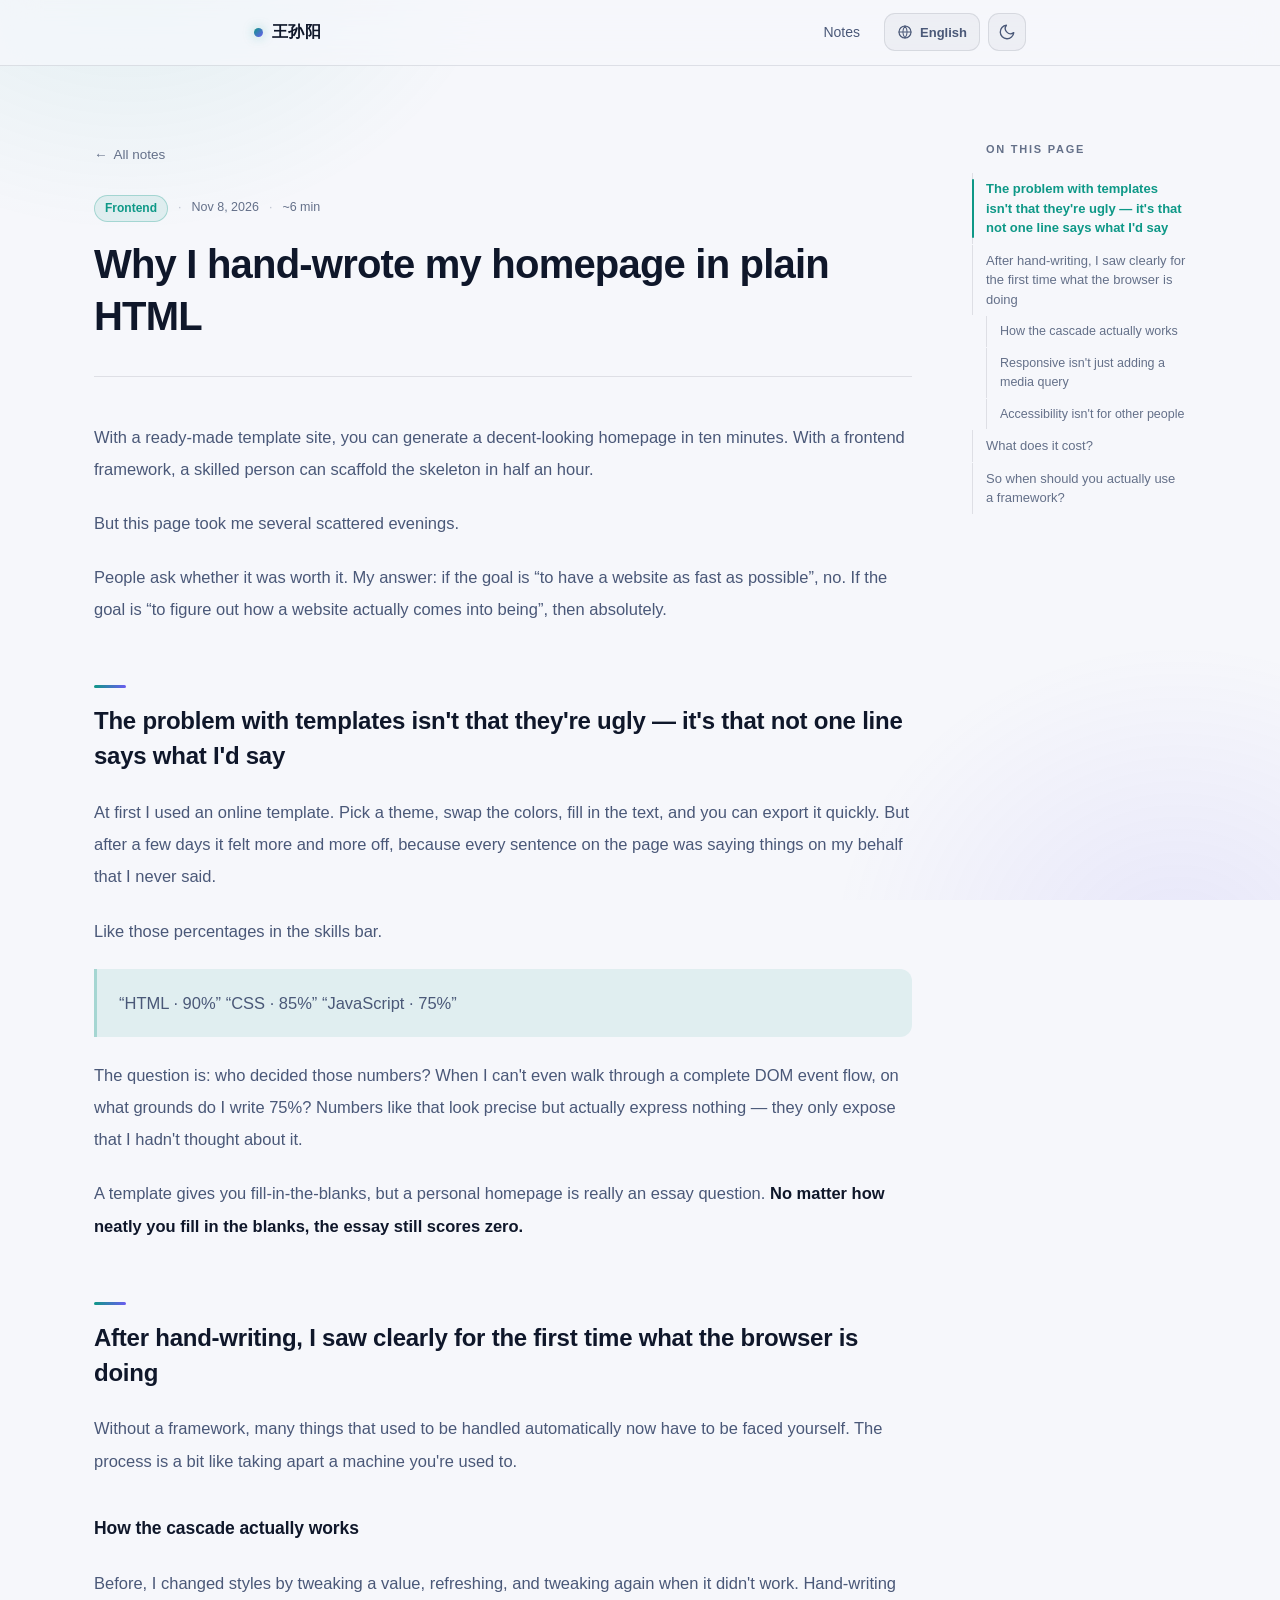
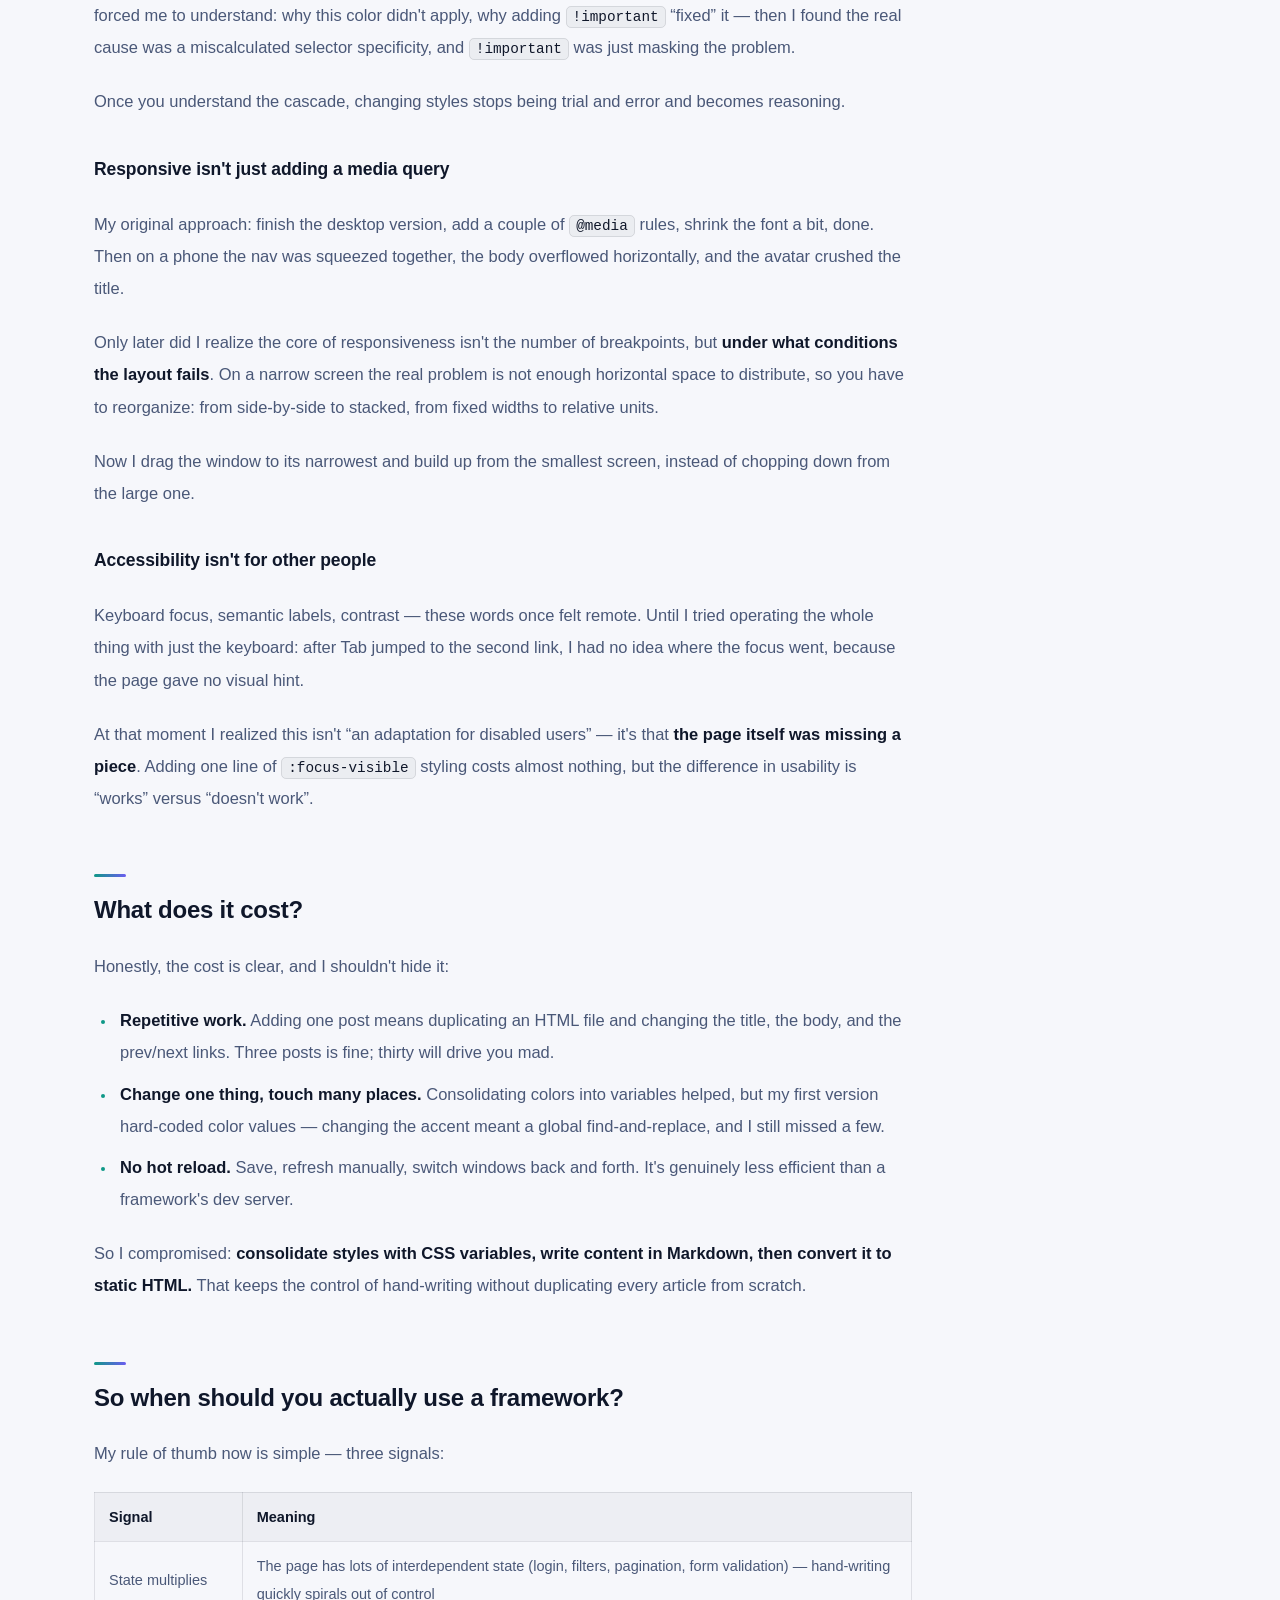
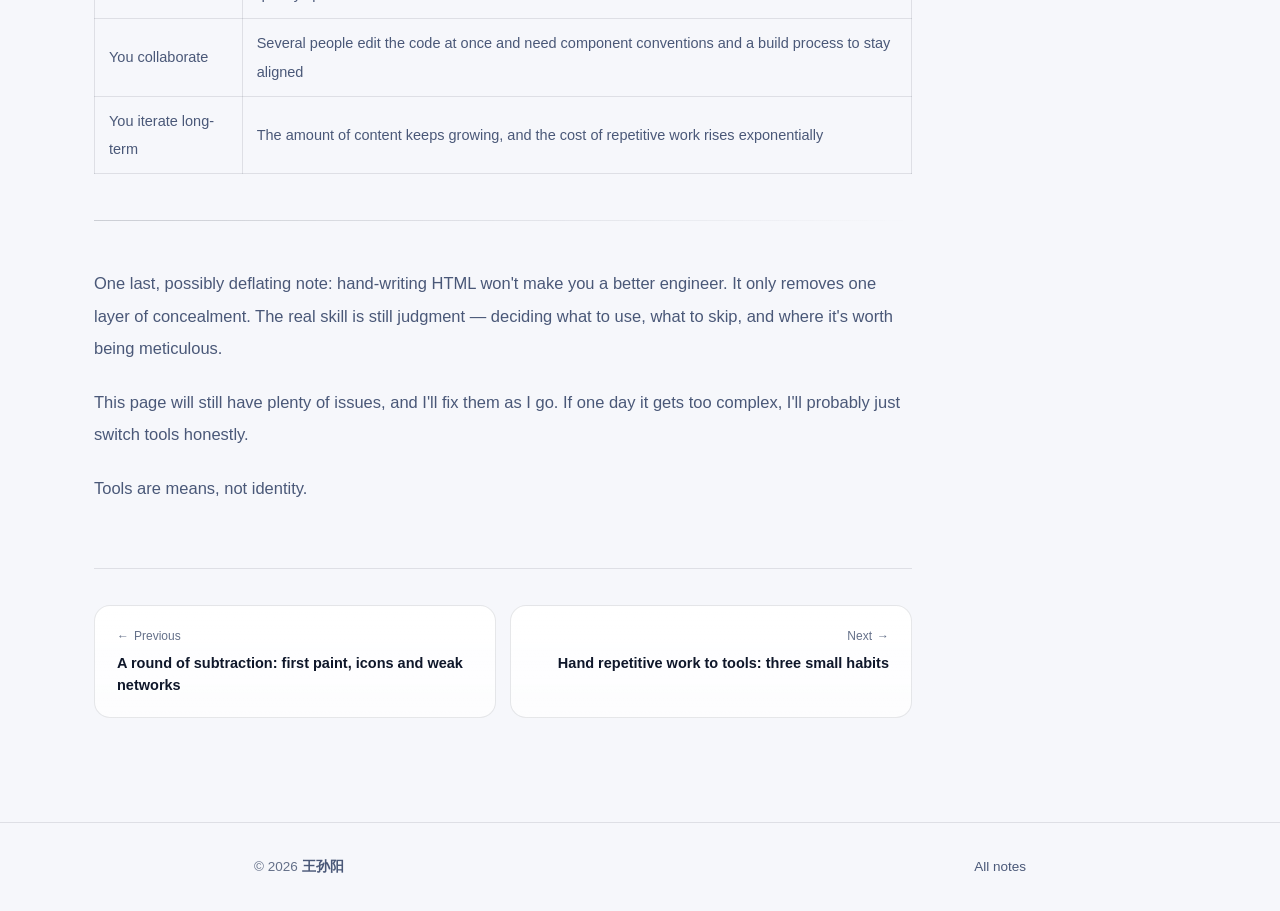
<file: en/posts/handwritten-html.html>
<!DOCTYPE html>
<html lang="zh-CN">
<head>
<meta charset="UTF-8">
<meta name="viewport" content="width=device-width, initial-scale=1.0">
<title>Why I hand-wrote my homepage in plain HTML</title>
<meta name="description" content="A page a framework can scaffold in three minutes took me several scattered evenings. Not because I can&#x27;t use tools, but because I wanted to feel the things frameworks hide away.">
<link rel="canonical" href="https://wang-sunyang.github.io/en/posts/handwritten-html.html">
<meta name="theme-color" content="#060a14">
<meta name="color-scheme" content="dark light">
<meta property="og:type" content="article">
<meta property="og:site_name" content="王孙阳 · Wang Sunyang">
<meta property="og:title" content="Why I hand-wrote my homepage in plain HTML">
<meta name="twitter:title" content="Why I hand-wrote my homepage in plain HTML">
<meta property="og:description" content="A page a framework can scaffold in three minutes took me several scattered evenings. Not because I can&#x27;t use tools, but because I wanted to feel the things frameworks hide away.">
<meta name="twitter:description" content="A page a framework can scaffold in three minutes took me several scattered evenings. Not because I can&#x27;t use tools, but because I wanted to feel the things frameworks hide away.">
<meta property="og:url" content="https://wang-sunyang.github.io/en/posts/handwritten-html.html">
<meta property="og:locale" content="en_US">
<meta property="og:locale:alternate" content="zh_CN">
<meta name="twitter:card" content="summary_large_image">
<meta property="article:published_time" content="2026-11-08">
<meta property="article:modified_time" content="2026-11-25">
<meta property="article:author" content="https://wang-sunyang.github.io/">
<link rel="icon" type="image/svg+xml" href="/favicon.svg">
<link rel="icon" type="image/png" sizes="32x32" href="/favicon-32.png">
<link rel="icon" type="image/png" sizes="16x16" href="/favicon-16.png">
<link rel="apple-touch-icon" sizes="180x180" href="/apple-touch-icon.png">
<link rel="icon" type="image/png" sizes="512x512" href="https://wang-sunyang.github.io/favicon-512.png">
<link rel="icon" type="image/webp" sizes="512x512" href="https://wang-sunyang.github.io/favicon-512.webp">
<link rel="manifest" href="https://wang-sunyang.github.io/site.webmanifest">
<link rel="sitemap" type="application/xml" title="Sitemap" href="/sitemap.xml">
  <link rel="alternate" type="application/rss+xml" title="王孙阳 · Wang Sunyang — 独立开发者" href="https://wang-sunyang.github.io/feed.xml">
<meta property="og:image" content="https://wang-sunyang.github.io/og-cover.jpg">
<meta property="og:image:width" content="1200">
<meta property="og:image:height" content="630">
<meta property="og:image:alt" content="王孙阳 · Wang Sunyang — 独立开发者">
<meta name="twitter:image" content="https://wang-sunyang.github.io/og-cover.jpg">
<meta name="twitter:image:alt" content="王孙阳 · Wang Sunyang — 独立开发者">

<script>
/* 首屏语言判定：读 body 之前先定好 <html lang/dir>；
   目标语言不是中文时暂时隐藏正文，等词典就位再显示，避免先闪一句中文。 */
(function(){
  var L=["zh","zh-TW","en","ja","ko","fr","de","es","pt","it","ru","uk","pl","nl","tr","ar","hi","id","vi","th","el","sv","cs","ro","bn","ur","ms","tl","he","fa"];
  var RTL=["ar","he","fa","ur","yi","dv","ps","ckb","sd","ug"];
  var code="en";
  try{code=localStorage.getItem("lang")||sessionStorage.getItem("lang");}catch(e){console.warn("[silent-catch]",e);}
  if(!code||L.indexOf(code)<0){
    code=null;
    var list=(navigator.languages&&navigator.languages.length)?navigator.languages:[navigator.language||"zh"];
    for(var i=0;i<list.length;i++){
      var tag=String(list[i]||"").toLowerCase();if(!tag)continue;
      var bits=tag.split("-"),prim=bits[0],rest=bits.slice(1).join("-");
      if(prim==="zh"){code=(rest.indexOf("hant")>-1||rest==="tw"||rest==="hk"||rest==="mo")?"zh-TW":"zh";break;}
      if(L.indexOf(tag)>-1){code=tag;break;}
      if(L.indexOf(prim)>-1){code=prim;break;}
    }
    if(!code)code="zh";
  }
  var de=document.documentElement;
  de.setAttribute("lang",({"zh":"zh-CN","zh-TW":"zh-Hant"})[code]||code);
  de.setAttribute("dir",RTL.indexOf(code)>-1?"rtl":"ltr");
  window.__BOOT_LANG__=code;
  /* /en/ 预渲染页：正文已是英文，无需遮挡 */
  setTimeout(function(){if(!window.__LANG_READY__)de.className=de.className.replace(/\s*i18n-boot/g,"");},300);
})();
</script>
<link rel="stylesheet" href="/assets/post.css">

<script>
  (function () {
    var saved = null;
    try { saved = localStorage.getItem('theme'); } catch(e){console.warn("[silent-catch]",e);}
    var prefersLight = window.matchMedia && window.matchMedia('(prefers-color-scheme: light)').matches;
    document.documentElement.setAttribute('data-theme', saved || (prefersLight ? 'light' : 'dark'));
  })();
</script>
<script type="application/ld+json">{"@context":"https://schema.org","@graph":[{"@type":"Person","@id":"https://wang-sunyang.github.io/#person","name":"王孙阳","alternateName":"Wang Sunyang","url":"https://wang-sunyang.github.io/","jobTitle":"独立开发者","description":"独立开发者，做原生 Android、端侧 ML 与零依赖网页项目；长夜拾星工作室（Nightglean Studio）主理人。","sameAs":["https://github.com/wang-sunyang","https://github.com/nightglean"],"knowsAbout":["Native Android","Kotlin","On-device ML","LiteRT","WebGL","Three.js","静态站点工程"]},{"@type":"BlogPosting","@id":"https://wang-sunyang.github.io/posts/handwritten-html.html#post","mainEntityOfPage":{"@type":"WebPage","@id":"https://wang-sunyang.github.io/posts/handwritten-html.html"},"url":"https://wang-sunyang.github.io/posts/handwritten-html.html","headline":"为什么我用纯手写 HTML 做个人主页","inLanguage":"en","datePublished":"2026-11-08","dateModified":"2026-11-25","image":{"@type":"ImageObject","url":"https://wang-sunyang.github.io/og-cover.jpg","width":1200,"height":630},"author":{"@id":"https://wang-sunyang.github.io/#person"},"publisher":{"@id":"https://wang-sunyang.github.io/#person"},"image":"https://wang-sunyang.github.io/og-cover.jpg"}]}</script>
<link rel="alternate" hreflang="en" href="https://wang-sunyang.github.io/en/posts/handwritten-html.html">
<link rel="alternate" hreflang="zh-Hans" href="https://wang-sunyang.github.io/posts/handwritten-html.html">
<link rel="alternate" hreflang="x-default" href="https://wang-sunyang.github.io/posts/handwritten-html.html">
</head>

<body>
<div id="srStatus" role="status" aria-live="polite" aria-atomic="true" style="position:absolute;width:1px;height:1px;margin:-1px;padding:0;overflow:hidden;clip:rect(0 0 0 0);white-space:nowrap;border:0"></div>
<a class="skip" href="#main" data-i18n="skip">Skip to content</a>
<div id="progress" aria-hidden="true"></div>
<button id="toTop" type="button" aria-label="Back to top" data-i18n-aria="a11y.toTop"><svg viewBox="0 0 24 24"><path d="M12 19V5M5 12l7-7 7 7"/></svg></button>

<nav class="site-nav" aria-label="Main navigation" data-i18n-aria="a11y.mainNav">
  <div class="nav-inner">
    <a class="logo" href="/index.html">王孙阳</a>
    <div class="nav-links">
      <a href="/blog.html" data-i18n="nav.notes">Notes</a>
    </div>
    <div class="nav-tools">
      <button class="lang-btn" id="langBtn" type="button" aria-label="Switch language" data-i18n-aria="a11y.langBtn" aria-haspopup="dialog" aria-controls="langPanel" aria-expanded="false">
        <svg viewBox="0 0 24 24"><circle cx="12" cy="12" r="9"/><path d="M3 12h18M12 3a15 15 0 0 1 0 18M12 3a15 15 0 0 0 0 18"/></svg>
        <span id="langLabel">English</span>
      </button>
      <button class="theme-toggle" id="themeToggle" type="button" aria-label="Toggle dark / light theme" data-i18n-aria="a11y.themeToggle" aria-pressed="false">
        <svg class="i-sun" viewBox="0 0 24 24" aria-hidden="true"><circle cx="12" cy="12" r="4"/><path d="M12 2v2M12 20v2M2 12h2M20 12h2M4.9 4.9l1.4 1.4M17.7 17.7l1.4 1.4M19.1 4.9l-1.4 1.4M6.3 17.7l-1.4 1.4"/></svg>
        <svg class="i-moon" viewBox="0 0 24 24" aria-hidden="true"><path d="M21 12.8A9 9 0 1 1 11.2 3a7 7 0 0 0 9.8 9.8z"/></svg>
      </button>
    </div>
  </div>
</nav>

<div id="langPanel" role="dialog" aria-modal="true" aria-label="Choose language" data-i18n-aria="a11y.langPanel">
  <div class="lang-head">
    <b data-i18n="ui.langTitle">Choose language / Language</b>
    <button class="lang-close" id="langClose" type="button" aria-label="Close" data-i18n-aria="a11y.close">✕</button>
  </div>
  <div class="lang-remember">
    <span class="lr-text"><b id="rememberLangText" data-i18n="ui.remember">Remember language</b><span class="lr-sub" data-i18n="ui.rememberSub">Use this language on your next visit</span></span>
    <button class="lr-switch" id="rememberLang" type="button" role="switch" aria-checked="true" aria-labelledby="rememberLangText"><span class="lr-knob" aria-hidden="true"></span></button>
  </div>
  <div class="lang-list" id="langList" role="radiogroup" data-i18n-aria="a11y.langPanel" aria-label="Choose language"></div>
</div>

<main id="main">
  <article>
    <div class="wrap art-wrap">
      <div class="art-layout">
      <div class="art-main">
      <header class="art-head">
        <a class="back" href="/blog.html"><span class="b-arrow" aria-hidden="true">←</span> <span data-i18n="back">All notes</span></a>
        <div class="art-meta">
          <span class="cat" data-i18n="cat">Frontend</span>
          <span class="sep" aria-hidden="true">·</span>
          <time datetime="2026-11-08" data-i18n="date">Nov 8, 2026</time>
          <span class="sep" aria-hidden="true">·</span>
          <span data-i18n="read">~6 min</span>
        </div>
        <h1 data-i18n="title">Why I hand-wrote my homepage in plain HTML</h1>
      </header>

      <p class="body-note" id="bodyNote" hidden></p>
      <div class="prose" id="prose"><p>With a ready-made template site, you can generate a decent-looking homepage in ten minutes. With a frontend framework, a skilled person can scaffold the skeleton in half an hour.</p><p>But this page took me several scattered evenings.</p><p>People ask whether it was worth it. My answer: if the goal is “to have a website as fast as possible”, no. If the goal is “to figure out how a website actually comes into being”, then absolutely.</p><h2>The problem with templates isn't that they're ugly — it's that not one line says what I'd say</h2><p>At first I used an online template. Pick a theme, swap the colors, fill in the text, and you can export it quickly. But after a few days it felt more and more off, because every sentence on the page was saying things on my behalf that I never said.</p><p>Like those percentages in the skills bar.</p><blockquote><p>“HTML · 90%” “CSS · 85%” “JavaScript · 75%”</p></blockquote><p>The question is: who decided those numbers? When I can't even walk through a complete DOM event flow, on what grounds do I write 75%? Numbers like that look precise but actually express nothing — they only expose that I hadn't thought about it.</p><p>A template gives you fill-in-the-blanks, but a personal homepage is really an essay question. <strong>No matter how neatly you fill in the blanks, the essay still scores zero.</strong></p><h2>After hand-writing, I saw clearly for the first time what the browser is doing</h2><p>Without a framework, many things that used to be handled automatically now have to be faced yourself. The process is a bit like taking apart a machine you're used to.</p><h3>How the cascade actually works</h3><p>Before, I changed styles by tweaking a value, refreshing, and tweaking again when it didn't work. Hand-writing forced me to understand: why this color didn't apply, why adding <code>!important</code> “fixed” it — then I found the real cause was a miscalculated selector specificity, and <code>!important</code> was just masking the problem.</p><p>Once you understand the cascade, changing styles stops being trial and error and becomes reasoning.</p><h3>Responsive isn't just adding a media query</h3><p>My original approach: finish the desktop version, add a couple of <code>@media</code> rules, shrink the font a bit, done. Then on a phone the nav was squeezed together, the body overflowed horizontally, and the avatar crushed the title.</p><p>Only later did I realize the core of responsiveness isn't the number of breakpoints, but <strong>under what conditions the layout fails</strong>. On a narrow screen the real problem is not enough horizontal space to distribute, so you have to reorganize: from side-by-side to stacked, from fixed widths to relative units.</p><p>Now I drag the window to its narrowest and build up from the smallest screen, instead of chopping down from the large one.</p><h3>Accessibility isn't for other people</h3><p>Keyboard focus, semantic labels, contrast — these words once felt remote. Until I tried operating the whole thing with just the keyboard: after Tab jumped to the second link, I had no idea where the focus went, because the page gave no visual hint.</p><p>At that moment I realized this isn't “an adaptation for disabled users” — it's that <strong>the page itself was missing a piece</strong>. Adding one line of <code>:focus-visible</code> styling costs almost nothing, but the difference in usability is “works” versus “doesn't work”.</p><h2>What does it cost?</h2><p>Honestly, the cost is clear, and I shouldn't hide it:</p><ul><li><strong>Repetitive work.</strong> Adding one post means duplicating an HTML file and changing the title, the body, and the prev/next links. Three posts is fine; thirty will drive you mad.</li><li><strong>Change one thing, touch many places.</strong> Consolidating colors into variables helped, but my first version hard-coded color values — changing the accent meant a global find-and-replace, and I still missed a few.</li><li><strong>No hot reload.</strong> Save, refresh manually, switch windows back and forth. It's genuinely less efficient than a framework's dev server.</li></ul><p>So I compromised: <strong>consolidate styles with CSS variables, write content in Markdown, then convert it to static HTML.</strong> That keeps the control of hand-writing without duplicating every article from scratch.</p><h2>So when should you actually use a framework?</h2><p>My rule of thumb now is simple — three signals:</p><table><thead><tr><th>Signal</th><th>Meaning</th></tr></thead><tbody><tr><td>State multiplies</td><td>The page has lots of interdependent state (login, filters, pagination, form validation) — hand-writing quickly spirals out of control</td></tr><tr><td>You collaborate</td><td>Several people edit the code at once and need component conventions and a build process to stay aligned</td></tr><tr><td>You iterate long-term</td><td>The amount of content keeps growing, and the cost of repetitive work rises exponentially</td></tr></tbody></table><hr><p>One last, possibly deflating note: hand-writing HTML won't make you a better engineer. It only removes one layer of concealment. The real skill is still judgment — deciding what to use, what to skip, and where it's worth being meticulous.</p><p>This page will still have plenty of issues, and I'll fix them as I go. If one day it gets too complex, I'll probably just switch tools honestly.</p><p>Tools are means, not identity.</p></div>

      <nav class="post-nav" aria-label="Post navigation" data-i18n-aria="aria.articleNav">
        <a href="/site-r6-optimization.html">
          <div class="dir"><span aria-hidden="true">←</span> <span data-i18n="postnav.prev">Previous</span></div>
          <div class="t" data-i18n="prevTitle">A round of subtraction: first paint, icons and weak networks</div>
        </a>
        <a class="next" href="/three-habits.html">
          <div class="dir"><span data-i18n="postnav.next">Next</span> <span aria-hidden="true">→</span></div>
          <div class="t" data-i18n="nextTitle">Hand repetitive work to tools: three small habits</div>
        </a>
      </nav>
      </div>

      <aside class="toc" aria-label="On this page" data-i18n-aria="a11y.tocSidebar">
        <div class="toc-title" data-i18n="toc.title">On this page</div>
        <nav class="toc-list" id="tocList"></nav>
      </aside>

      </div>
    </div>
  </article>
</main>

<button class="toc-fab" id="tocFab" type="button" aria-label="Open table of contents" data-i18n-aria="toc.open" aria-expanded="false" aria-controls="tocDrawer">
  <svg viewBox="0 0 24 24" aria-hidden="true"><path d="M4 6h16M4 12h16M4 18h10"/></svg>
</button>

<div class="toc-backdrop" id="tocBackdrop"></div>

<div class="toc-drawer" id="tocDrawer" role="dialog" aria-modal="false" aria-label="Table of contents" data-i18n-aria="a11y.tocDrawer">
  <div class="toc-title">
    <span data-i18n="toc.title">On this page</span>
    <button type="button" id="tocClose" data-i18n="toc.close">Close</button>
  </div>
  <nav class="toc-list" id="tocListMobile"></nav>
</div>

<footer>
  <div class="foot-inner">
    <div>© <span id="year">2026</span> <b>王孙阳</b></div>
    <div><a href="/blog.html" data-i18n="back">All notes</a></div>
  </div>
</footer>

<script>
var LANGS=[
  {code:"zh",native:"简体中文",sub:"Simplified Chinese"},
  {code:"zh-TW",native:"繁體中文",sub:"Traditional Chinese"},
  {code:"en",native:"English",sub:"English"},
  {code:"ja",native:"日本語",sub:"Japanese"},
  {code:"ko",native:"한국어",sub:"Korean"},
  {code:"fr",native:"Français",sub:"French"},
  {code:"de",native:"Deutsch",sub:"German"},
  {code:"es",native:"Español",sub:"Spanish"},
  {code:"pt",native:"Português",sub:"Portuguese"},
  {code:"it",native:"Italiano",sub:"Italian"},
  {code:"ru",native:"Русский",sub:"Russian"},
  {code:"uk",native:"Українська",sub:"Ukrainian"},
  {code:"pl",native:"Polski",sub:"Polish"},
  {code:"nl",native:"Nederlands",sub:"Dutch"},
  {code:"tr",native:"Türkçe",sub:"Turkish"},
  {code:"ar",native:"العربية",sub:"Arabic",rtl:true},
  {code:"hi",native:"हिन्दी",sub:"Hindi"},
  {code:"id",native:"Bahasa Indonesia",sub:"Indonesian"},
  {code:"vi",native:"Tiếng Việt",sub:"Vietnamese"},
  {code:"th",native:"ไทย",sub:"Thai"}
];
var I18N={"zh":{"a11y":{"close":"关闭","langBtn":"切换语言 / Switch language","themeToggle":"切换深浅色","langPanel":"选择语言 / Choose language","mainNav":"主导航","nav":"导航","toTop":"回到顶部","tocSidebar":"本页目录","tocDrawer":"文章目录","kbdPanel":"键盘快捷键","openMenu":"打开菜单","mobileMenu":"移动端菜单","closeMenu":"关闭菜单","copyWechat":"复制微信号","filterBar":"按分类筛选笔记"},"skip":"跳到主要内容","nav":{"notes":"笔记"},"back":"全部笔记","toc":{"title":"本页目录","open":"打开目录","close":"关闭"},"theme":{"toDark":"切换到深色模式","toLight":"切换到浅色模式"},"ui":{"remember":"记住语言","rememberSub":"下次访问沿用当前语言","langTitle":"选择语言 / Language","langSwitched":"已切换为{lang}"},"postnav":{"prev":"上一篇","next":"下一篇","newest":"已经是最新一篇","oldest":"已经是最早一篇"},"aria":{"articleNav":"文章导航"},"nf":{"title":"这一页走丢了","desc":"你找的地址不存在，或者内容已经搬走了。","home":"回到首页","notes":"看看笔记","foot":"个人主页"},"cat":"前端","date":"2026 年 11 月 8 日","read":"约 6 分钟","title":"为什么我用纯手写 HTML 做个人主页","desc":"用框架三分钟能搭出来的页面，我断断续续写了几个晚上。不是不会用工具，而是想把被框架藏起来的东西亲手摸一遍：首屏、i18n、PWA、SEO 在零依赖下到底要自己写多少。","nextTitle":"把重复的事交给工具：三个小习惯","body":"<p>用现成的模板站，十分钟能生成一个看着还不错的个人主页。用前端框架，熟练的人半小时也能把骨架搭完。</p><p>但这个页面，我断断续续写了好几个晚上。</p><p>有人问值不值。我的回答是：如果目标是「尽快有一个网站」，不值；如果目标是「搞明白网站到底是怎么来的」，那太值了。</p><h2>模板的问题不是丑，是没有一句是我说的</h2><p>一开始我用的是在线模板。选主题、换配色、填文字，很快就能导出。但用了几天，我越来越别扭，因为页面上的每一句话都在替我说一些我并没有说过的话。</p><p>比如技能栏里那些百分比。</p><blockquote><p>「HTML · 90%」「CSS · 85%」「JavaScript · 75%」</p></blockquote><p>问题是，谁定的这个数？我连一条完整的 DOM 事件流都讲不清楚的时候，凭什么写 75%？这类数字看起来精确，实际上什么都没表达，反而暴露了自己没想过。</p><p>模板给的是填空题，但个人主页其实是一道论述题。<strong>填空填得再整齐，论述题也是零分。</strong></p><h2>手写之后，我第一次看清浏览器在干什么</h2><p>抛开框架，很多平时被自动处理掉的东西就必须自己面对了。这个过程有点像拆开一台用惯了的机器。</p><h3>层叠到底是怎么工作的</h3><p>以前改样式基本靠改一个值、刷新、不行再改。手写之后被逼着去理解：为什么这个颜色没生效，为什么加了 <code>!important</code> 才好——然后发现真正的原因是选择器权重算错了，<code>!important</code> 只是在掩盖问题。</p><p>一旦理解了层叠，改样式就从试错变成了推理。</p><h3>响应式不是加个媒体查询</h3><p>我最初的做法是：桌面端写完，加两个 <code>@media</code>，字号调小一点，收工。结果在手机上一看，导航挤成一团，正文横向溢出，头像把标题压得喘不过气。</p><p>后来才明白，响应式的核心不是断点数量，而是<strong>布局在什么条件下会失效</strong>。窄屏下真正的问题是水平空间不够分配，那就得换一种组织方式：从并排改成上下堆叠，从固定宽度改成相对单位。</p><p>我现在的做法是先把窗口拖到最窄，从最小的屏幕往上写，而不是从大屏幕往下砍。</p><h3>可访问性不是给别人做的</h3><p>键盘焦点、语义标签、对比度——这些词以前我觉得很遥远。直到我自己试着只用键盘操作一遍：按 Tab 跳到第二个链接之后，我完全不知道焦点去哪了，因为页面上没有任何视觉提示。</p><p>那一刻我意识到，这不是「为残障用户做的适配」，这是<strong>页面本身缺了一块</strong>。补上一行 <code>:focus-visible</code> 的样式，成本几乎为零，但可用性的差别是「能用」和「不能用」。</p><h2>代价是什么</h2><p>说实话，代价很清楚，不该藏着：</p><ul><li><strong>重复劳动。</strong>加一篇文章，就得复制一份 HTML，改标题、改正文、改上一篇下一篇的链接。三篇还行，三十篇会疯。</li><li><strong>改一处要动多处。</strong>颜色变量统一了还好，但我第一版是硬编码色值，换个主色要全局搜索替换，还漏了几处。</li><li><strong>没有热更新。</strong>改完保存，手动刷新，来回切窗口。效率确实不如框架的开发服务器。</li></ul><p>所以我做了一个折中：<strong>样式用 CSS 变量收口，内容用 Markdown 写，再转成静态 HTML。</strong>这样既有手写的可控性，又不至于每篇文章都从零复制。</p><h2>那到底什么时候该用框架</h2><p>我现在的判断标准很简单，看三件事：</p><table><thead><tr><th>信号</th><th>说明</th></tr></thead><tbody><tr><td>状态变多</td><td>页面上有大量互相影响的状态（登录、筛选、分页、表单校验），手写会迅速失控</td></tr><tr><td>要协作</td><td>多个人同时改代码，需要组件约定和构建流程来对齐</td></tr><tr><td>要长期迭代</td><td>内容量会持续增长，重复劳动的成本会指数上升</td></tr></tbody></table><hr><p>最后说一句可能有点扫兴的话：手写 HTML 不会让你变成更好的工程师，它只是让你<strong>少了一层遮蔽</strong>。真正的能力还是在于判断——判断该用什么、该省什么、哪里值得较真。</p><p>这个页面还会有很多问题，我会一边用一边改。如果哪天它变得太复杂，我大概会老老实实换个工具。</p><p>工具是手段，不是身份。</p>","prevTitle":"给站点做一轮减法：首屏、图标和弱网"},"zh-TW":{"skip":"跳到主要內容","nav":{"notes":"筆記"},"back":"全部筆記","toc":{"title":"本頁目錄","open":"開啟目錄","close":"關閉"},"theme":{"toDark":"切換到深色模式","toLight":"切換到淺色模式"},"ui":{"remember":"記住語言","rememberSub":"下次造訪沿用目前語言","langTitle":"選擇語言 / Language","langSwitched":"已切換為{lang}"},"postnav":{"prev":"上一篇","next":"下一篇","newest":"已經是最新一篇","oldest":"已經是最早一篇"},"aria":{"articleNav":"文章導覽"},"nf":{"title":"這一頁走丟了","desc":"你找的地址不存在，或者內容已經搬走了。","home":"回到首頁","notes":"看看筆記","foot":"個人主頁"},"cat":"前端","date":"2026 年 11 月 8 日","read":"約 6 分鐘","title":"為什麼我用純手寫 HTML 做個人主頁","desc":"用框架三分鐘能搭出來的頁面，我斷斷續續寫了幾個晚上。不是不會用工具，而是想把那些被框架藏起來的東西，親手摸一遍。","nextTitle":"把重複的事交給工具：三個小習慣","body":"<p>用現成的模板站，十分鐘能生成一個看著還不錯的個人主頁。用前端框架，熟練的人半小時也能把骨架搭完。</p><p>但這個頁面，我斷斷續續寫了好幾個晚上。</p><p>有人問值不值。我的回答是：如果目標是「盡快有一個網站」，不值；如果目標是「搞明白網站到底是怎麼來的」，那太值了。</p><h2>模板的問題不是醜，是沒有一句是我說的</h2><p>一開始我用的是線上模板。選主題、換配色、填文字，很快就能匯出。但用了幾天，我越來越彆扭，因為頁面上的每一句話都在替我講一些我並沒有講過的話。</p><p>比如技能欄裡那些百分比。</p><blockquote><p>「HTML · 90%」「CSS · 85%」「JavaScript · 75%」</p></blockquote><p>問題是，誰定的這個數？我連一條完整的 DOM 事件流都講不清楚的時候，憑什麼寫 75%？這類數字看起來精確，實際上什麼都沒表達，反而暴露了自己沒想過。</p><p>模板給的是填空題，但個人主頁其實是一道論述題。<strong>填空填得再整齊，論述題也是零分。</strong></p><h2>手寫之後，我第一次看清瀏覽器在幹什麼</h2><p>拋開框架，很多平時被自動處理掉的東西就必須自己面對了。這個過程有點像拆開一台用慣了的機器。</p><h3>層疊到底是怎麼工作的</h3><p>以前改樣式基本靠改一個值、重新整理、不行再改。手寫之後被逼著去理解：為什麼這個顏色沒生效，為什麼加了 <code>!important</code> 才好——然後發現真正的原因是選擇器權重算錯了，<code>!important</code> 只是在掩蓋問題。</p><p>一旦理解了層疊，改樣式就從試錯變成了推理。</p><h3>響應式不是加個媒體查詢</h3><p>我最初的做法是：桌面端寫完，加兩個 <code>@media</code>，字號調小一點，收工。結果在手機上一看，導航擠成一團，正文橫向溢出，頭像把標題壓得喘不過氣。</p><p>後來才明白，響應式的核心不是斷點數量，而是<strong>佈局在什麼條件下會失效</strong>。窄螢幕下真正的問題是水平空間不夠分配，那就得換一種組織方式：從並排改成上下堆疊，從固定寬度改成相對單位。</p><p>我現在的做法是先把視窗拖到最窄，從最小的螢幕往上寫，而不是從大螢幕往下砍。</p><h3>可存取性不是給別人做的</h3><p>鍵盤焦點、語義標籤、對比度——這些詞以前我覺得很遙遠。直到我自己試著只用鍵盤操作一遍：按 Tab 跳到第二個連結之後，我完全不知道焦點去哪了，因為頁面上沒有任何視覺提示。</p><p>那一刻我意識到，這不是「為身心障礙使用者做的適配」，這是<strong>頁面本身缺了一塊</strong>。補上一行 <code>:focus-visible</code> 的樣式，成本幾乎為零，但可用性的差別是「能用」和「不能用」。</p><h2>代價是什麼</h2><p>說實話，代價很清楚，不該藏著：</p><ul><li><strong>重複勞動。</strong>加一篇文章，就得複製一份 HTML，改標題、改正文、改上一篇下一篇的連結。三篇還行，三十篇會瘋。</li><li><strong>改一處要動多處。</strong>顏色變數統一了還好，但我第一版是硬編碼色值，換個主色要全域搜尋替換，還漏了幾處。</li><li><strong>沒有熱更新。</strong>改完儲存，手動重新整理，來回切視窗。效率確實不如框架的開發伺服器。</li></ul><p>所以我做了一個折中：<strong>樣式用 CSS 變數收口，內容用 Markdown 寫，再轉成靜態 HTML。</strong>這樣既有手寫的可控性，又不至於每篇文章都從零複製。</p><h2>那到底什麼時候該用框架</h2><p>我現在的判斷標準很簡單，看三件事：</p><table><thead><tr><th>信號</th><th>說明</th></tr></thead><tbody><tr><td>狀態變多</td><td>頁面上有大量互相影響的狀態（登入、篩選、分頁、表單驗證），手寫會迅速失控</td></tr><tr><td>要協作</td><td>多個人同時改程式碼，需要元件約定和建置流程來對齊</td></tr><tr><td>要長期迭代</td><td>內容量會持續增長，重複勞動的成本會指數上升</td></tr></tbody></table><hr><p>最後講一句可能有點掃興的話：手寫 HTML 不會讓你變成更好的工程師，它只是讓你<strong>少了一層遮蔽</strong>。真正的能力還是在於判斷——判斷該用什麼、該省什麼、哪裡值得較真。</p><p>這個頁面還會有很多問題，我會一邊用一邊改。如果哪天它變得太複雜，我大概會老老實實換個工具。</p><p>工具是手段，不是身分。</p>","prevTitle":"給站點做一輪減法：首屏、圖標和弱網"},"en":{"a11y":{"close":"Close","langBtn":"Switch language","themeToggle":"Toggle dark / light theme","langPanel":"Choose language","mainNav":"Main navigation","nav":"Navigation","toTop":"Back to top","tocSidebar":"On this page","tocDrawer":"Table of contents","kbdPanel":"Keyboard shortcuts","openMenu":"Open menu","mobileMenu":"Mobile menu","closeMenu":"Close menu","copyWechat":"Copy WeChat ID","filterBar":"Filter notes by category"},"skip":"Skip to content","nav":{"notes":"Notes"},"back":"All notes","toc":{"title":"On this page","open":"Open table of contents","close":"Close"},"theme":{"toDark":"Switch to dark mode","toLight":"Switch to light mode"},"ui":{"remember":"Remember language","rememberSub":"Use this language on your next visit","langTitle":"Choose language / Language","langSwitched":"Switched to {lang}"},"postnav":{"prev":"Previous","next":"Next","newest":"This is the latest post","oldest":"This is the oldest post"},"aria":{"articleNav":"Post navigation"},"nf":{"title":"This page got lost","desc":"The address you're looking for doesn't exist, or its content has moved.","home":"Back to home","notes":"Browse notes","foot":"Personal homepage"},"cat":"Frontend","date":"Nov 8, 2026","read":"~6 min","title":"Why I hand-wrote my homepage in plain HTML","desc":"A page a framework can scaffold in three minutes took me several scattered evenings. Not because I can't use tools, but because I wanted to feel the things frameworks hide away.","nextTitle":"Hand repetitive work to tools: three small habits","body":"<p>With a ready-made template site, you can generate a decent-looking homepage in ten minutes. With a frontend framework, a skilled person can scaffold the skeleton in half an hour.</p><p>But this page took me several scattered evenings.</p><p>People ask whether it was worth it. My answer: if the goal is “to have a website as fast as possible”, no. If the goal is “to figure out how a website actually comes into being”, then absolutely.</p><h2>The problem with templates isn't that they're ugly — it's that not one line says what I'd say</h2><p>At first I used an online template. Pick a theme, swap the colors, fill in the text, and you can export it quickly. But after a few days it felt more and more off, because every sentence on the page was saying things on my behalf that I never said.</p><p>Like those percentages in the skills bar.</p><blockquote><p>“HTML · 90%” “CSS · 85%” “JavaScript · 75%”</p></blockquote><p>The question is: who decided those numbers? When I can't even walk through a complete DOM event flow, on what grounds do I write 75%? Numbers like that look precise but actually express nothing — they only expose that I hadn't thought about it.</p><p>A template gives you fill-in-the-blanks, but a personal homepage is really an essay question. <strong>No matter how neatly you fill in the blanks, the essay still scores zero.</strong></p><h2>After hand-writing, I saw clearly for the first time what the browser is doing</h2><p>Without a framework, many things that used to be handled automatically now have to be faced yourself. The process is a bit like taking apart a machine you're used to.</p><h3>How the cascade actually works</h3><p>Before, I changed styles by tweaking a value, refreshing, and tweaking again when it didn't work. Hand-writing forced me to understand: why this color didn't apply, why adding <code>!important</code> “fixed” it — then I found the real cause was a miscalculated selector specificity, and <code>!important</code> was just masking the problem.</p><p>Once you understand the cascade, changing styles stops being trial and error and becomes reasoning.</p><h3>Responsive isn't just adding a media query</h3><p>My original approach: finish the desktop version, add a couple of <code>@media</code> rules, shrink the font a bit, done. Then on a phone the nav was squeezed together, the body overflowed horizontally, and the avatar crushed the title.</p><p>Only later did I realize the core of responsiveness isn't the number of breakpoints, but <strong>under what conditions the layout fails</strong>. On a narrow screen the real problem is not enough horizontal space to distribute, so you have to reorganize: from side-by-side to stacked, from fixed widths to relative units.</p><p>Now I drag the window to its narrowest and build up from the smallest screen, instead of chopping down from the large one.</p><h3>Accessibility isn't for other people</h3><p>Keyboard focus, semantic labels, contrast — these words once felt remote. Until I tried operating the whole thing with just the keyboard: after Tab jumped to the second link, I had no idea where the focus went, because the page gave no visual hint.</p><p>At that moment I realized this isn't “an adaptation for disabled users” — it's that <strong>the page itself was missing a piece</strong>. Adding one line of <code>:focus-visible</code> styling costs almost nothing, but the difference in usability is “works” versus “doesn't work”.</p><h2>What does it cost?</h2><p>Honestly, the cost is clear, and I shouldn't hide it:</p><ul><li><strong>Repetitive work.</strong> Adding one post means duplicating an HTML file and changing the title, the body, and the prev/next links. Three posts is fine; thirty will drive you mad.</li><li><strong>Change one thing, touch many places.</strong> Consolidating colors into variables helped, but my first version hard-coded color values — changing the accent meant a global find-and-replace, and I still missed a few.</li><li><strong>No hot reload.</strong> Save, refresh manually, switch windows back and forth. It's genuinely less efficient than a framework's dev server.</li></ul><p>So I compromised: <strong>consolidate styles with CSS variables, write content in Markdown, then convert it to static HTML.</strong> That keeps the control of hand-writing without duplicating every article from scratch.</p><h2>So when should you actually use a framework?</h2><p>My rule of thumb now is simple — three signals:</p><table><thead><tr><th>Signal</th><th>Meaning</th></tr></thead><tbody><tr><td>State multiplies</td><td>The page has lots of interdependent state (login, filters, pagination, form validation) — hand-writing quickly spirals out of control</td></tr><tr><td>You collaborate</td><td>Several people edit the code at once and need component conventions and a build process to stay aligned</td></tr><tr><td>You iterate long-term</td><td>The amount of content keeps growing, and the cost of repetitive work rises exponentially</td></tr></tbody></table><hr><p>One last, possibly deflating note: hand-writing HTML won't make you a better engineer. It only removes one layer of concealment. The real skill is still judgment — deciding what to use, what to skip, and where it's worth being meticulous.</p><p>This page will still have plenty of issues, and I'll fix them as I go. If one day it gets too complex, I'll probably just switch tools honestly.</p><p>Tools are means, not identity.</p>","prevTitle":"A round of subtraction: first paint, icons and weak networks"}};

/* ============================================================
   i18n runtime
   ============================================================ */

/* ---- additional languages ---- */

LANGS.push({code:"el",native:"Ελληνικά",sub:"Greek"},{code:"sv",native:"Svenska",sub:"Swedish"},{code:"cs",native:"Čeština",sub:"Czech"},{code:"ro",native:"Română",sub:"Romanian"});
LANGS.push({code:"bn",native:"বাংলা",sub:"Bengali"},{code:"ur",native:"اردو",sub:"Urdu"},{code:"ms",native:"Bahasa Melayu",sub:"Malay"},{code:"tl",native:"Filipino",sub:"Filipino"});
function __ownBody(c){var l=I18N[c];return !!(l&&l.body&&(!I18N.en||l.body!==I18N.en.body));}
/* fill any missing entry from English, so a new language never shows blanks */
(function(){
  var base=I18N.en;
  if(!base)return;
  function fill(dst,src){
    for(var k in src){
      if(!Object.prototype.hasOwnProperty.call(src,k))continue;
      var v=src[k];
      if(dst[k]===undefined||dst[k]===null||dst[k]==="")dst[k]=v;
      else if(v&&typeof v==="object"&&typeof dst[k]==="object")fill(dst[k],v);
    }
  }
  for(var code in I18N){
    if(code!=="en"&&I18N[code]&&typeof I18N[code]==="object")fill(I18N[code],base);
  }
  window.__i18nFill=fill;
})();
LANGS.push({code:"he",native:"עברית",sub:"Hebrew"},{code:"fa",native:"فارسی",sub:"Persian"});
var rootEl=document.documentElement;
function getPath(obj,path){return path.split(".").reduce(function(o,k){return o?o[k]:undefined;},obj);}
/* 记住语言开关
   开：语言写入 localStorage，下次访问沿用（默认，兼容老行为）
   关：只写 sessionStorage —— 本标签页刷新/跳页仍保持所选语言，关掉浏览器后回到自动检测
   读取顺序：localStorage 优先，其次 sessionStorage，最后浏览器语言 */
var LANG_REMEMBER_KEY="rememberLang";
function langRememberOn(){
  try{return localStorage.getItem(LANG_REMEMBER_KEY)!=="0";}catch(e){return true;}
}
function __readSavedLang(){
  try{return localStorage.getItem("lang")||sessionStorage.getItem("lang")||null;}catch(e){return null;}
}
function __persistLang(code){
  try{
    sessionStorage.setItem("lang",code);
    if(langRememberOn())localStorage.setItem("lang",code);
    else localStorage.removeItem("lang");
  }catch(e){console.warn("[silent-catch]",e);}
}
function __renderLang(code){
  var lang=I18N[code]||I18N["zh"];
  __persistLang(code);
  var __tt=getPath(lang,"meta.title");
  if(__tt){document.title=__tt;var __og=document.querySelector('meta[property="og:title"]');if(__og)__og.setAttribute("content",__tt);}
  rootEl.setAttribute("lang",langAttrOf(code));
  rootEl.setAttribute("dir", langDirOf(code));
  document.querySelectorAll("[data-i18n]").forEach(function(el){
    var v=getPath(lang,el.getAttribute("data-i18n"));
    if(v!==undefined) el.textContent=v;
  });
  document.querySelectorAll("[data-i18n-aria]").forEach(function(el){
    var v=getPath(lang,el.getAttribute("data-i18n-aria"));
    if(v!==undefined) el.setAttribute("aria-label",v);
  });
  var prose=document.getElementById("prose");
  if(prose && lang.body) prose.innerHTML=lang.body;
  var note=document.getElementById("bodyNote");
  if(note){
    if(__ownBody(code)){note.hidden=true;note.textContent="";}
    else{
      var nt=getPath(lang,"bodyNote")||"";
      note.textContent=nt;
      note.hidden=!nt;
    }
  }
  var lb=document.getElementById("langLabel");
  if(lb){var ll=(LANGS.filter(function(l){return l.code===code;})[0]||{}).native||code;lb.textContent=ll;}
  document.querySelectorAll("[data-i18n-aria]").forEach(function(el){
    var __ak=el.getAttribute("data-i18n-aria"),av=getPath(lang,__ak);
    if(av===undefined) av=getPath(I18N.en||I18N.zh,__ak);
    if(av!==undefined) el.setAttribute("aria-label",av);
  });
  document.querySelectorAll(".lang-list button").forEach(function(b){
    var __on=(b.getAttribute("data-lang")===code);b.classList.toggle("active",__on);b.setAttribute("aria-checked",__on?"true":"false");
  });
  var d=document.querySelector('meta[name="description"]');
  if(d && lang.desc) d.setAttribute("content",lang.desc);
  var ogt=document.querySelector('meta[property="og:title"]');
  if(ogt && lang.title) ogt.setAttribute("content",lang.title);
  __syncOG(code,lang,lang.title,lang.desc);
  if(lang.title) document.title=lang.title+" · "+(code==="zh-TW"?"王孫陽":(code==="zh"?"王孙阳":"Wang Sunyang"));
  var tb=document.getElementById("themeToggle");
  if(tb){
    var t=rootEl.getAttribute("data-theme");
    tb.setAttribute("aria-label",t==="light"?(lang.theme&&lang.theme.toDark):(lang.theme&&lang.theme.toLight));
  }
  buildToc();
}
/* setLang 见 i18n 懒加载核心 */

/* build language list */
/* R5: og/twitter 元信息随语言同步（复用既有 meta.title / 页面描述键，不新增翻译键） */
var __OG_LOCALE={"zh":"zh_CN","zh-TW":"zh_TW","en":"en_US","ja":"ja_JP","ko":"ko_KR","fr":"fr_FR","de":"de_DE","es":"es_ES","pt":"pt_BR","it":"it_IT","ru":"ru_RU","uk":"uk_UA","pl":"pl_PL","nl":"nl_NL","tr":"tr_TR","ar":"ar_AR","hi":"hi_IN","id":"id_ID","vi":"vi_VN","th":"th_TH","el":"el_GR","sv":"sv_SE","cs":"cs_CZ","ro":"ro_RO","bn":"bn_BD","ur":"ur_PK","ms":"ms_MY","tl":"tl_PH","he":"he_IL","fa":"fa_IR"};
function __syncOG(code,lang,title,desc){
  function __set(sel,val){var el=document.querySelector(sel);if(el&&val!=null&&val!=="")el.setAttribute("content",val);}
  if(title){__set('meta[property="og:title"]',title);__set('meta[name="twitter:title"]',title);}
  if(desc){var __d=String(desc).replace(/<[^>]*>/g,"").replace(/\s+/g," ").trim();__set('meta[property="og:description"]',__d);__set('meta[name="twitter:description"]',__d);__set('meta[name="description"]',__d);}
  __set('meta[property="og:locale"]',__OG_LOCALE[code]||String(code).replace("-","_"));
  __set('meta[property="og:locale:alternate"]', /^en/.test(code) ? "zh_CN" : "en_US");
}
var I18N_EXT_BASE="/i18n/posts/handwritten-html/";
/* ============================================================
   i18n 词典按需加载
   首屏只内联 zh / zh-TW / en（三份就够首屏用），其余 27 种语言
   每种一个外链文件，切换或命中浏览器语言时才注入 <script>。
   用 <script> 而不是 fetch：file:// 双击打开同样能加载，不需要服务器。
   ============================================================ */
var __INLINE_LANGS={"zh":1,"zh-TW":1,"en":1};
var __EXT_LANGS=[];
(function(){for(var i=0;i<LANGS.length;i++){var c=LANGS[i].code;if(!__INLINE_LANGS[c])__EXT_LANGS.push(c);}})();
function __isKnownLang(code){return !!(code&&(I18N[code]||__EXT_LANGS.indexOf(code)>-1));}
var __langBusy={},__langQueue={};
function __loadLang(code,cb){
  if(I18N[code]){cb();return;}
  if(!__isKnownLang(code)){cb();return;}
  if(__langBusy[code]){__langQueue[code].push(cb);return;}
  __langBusy[code]=true;__langQueue[code]=[cb];
  var s=document.createElement("script");
  s.src=I18N_EXT_BASE+code+".js?v=20261127";s.async=true;
  function done(ok){
    if(!ok){I18N[code]=I18N.zh;
      (window.__i18nErrs=window.__i18nErrs||[]).push("langload:"+code);
      var __de=document.documentElement;
      if(__de&&__de.className.indexOf("i18n-boot")>-1)__de.className=__de.className.replace(/\s*i18n-boot/g,"");
    }
    __langBusy[code]=false;
    var q=__langQueue[code]||[];__langQueue[code]=[];
    for(var i=0;i<q.length;i++){try{q[i]();}catch(e){console.warn("[silent-catch]",e);}}
  }
  s.onload=function(){done(true);};
  s.onerror=function(){done(false);};
  document.head.appendChild(s);
}
window.__I18N_PUSH__=function(code,data){
  if(!code||!data)return;
  I18N[code]=data;
  if(window.__i18nFill)window.__i18nFill(I18N[code],I18N.en);
};
function __announceLang(code){
  var box=document.getElementById("srStatus");
  if(!box)return;
  var d=I18N[code]||I18N.zh||{};
  var native=(LANGS.filter(function(l){return l.code===code;})[0]||{}).native||code;
  var t=(d.ui&&d.ui.langSwitched)||"";
  box.textContent="";
  setTimeout(function(){box.textContent=t?t.replace(/\{lang\}/g,native):native;},40);
}
function setLang(code){
  if(!__isKnownLang(code))code="zh";
  __persistLang(code);
  __loadLang(code,function(){
    __renderLang(code);
    __announceLang(code);
    if(typeof syncLangUI==="function")syncLangUI();
    document.documentElement.classList.remove("i18n-boot");
    window.__LANG_READY__=true;
  });
}

/* build language list */(function(){
  var list=document.getElementById("langList");
  var html="";
  LANGS.forEach(function(l){
    html+='<button type="button" role="radio" aria-checked="false" data-lang="'+l.code+'"><span class="lg-dot" aria-hidden="true"></span><span style="flex:1"><span class="lg-native">'+l.native+'</span><br><span class="lg-sub">'+l.sub+'</span></span><span class="chk">✓</span></button>';
  });
  list.innerHTML=html;
})();

/* auto-detect best language on first visit */
/* auto-detect best language on first visit (script/region aware) */
(function(){
  var APPLY=(typeof setLang==="function")?setLang:applyLang;
  try{var __q=new URLSearchParams(location.search).get("lang");if(__q){__q=__q.replace("_","-");if(__isKnownLang(__q)){APPLY(__q);try{history.replaceState(null,"",location.pathname+location.hash);}catch(e2){console.warn("[silent-catch]",e2);}return;}}}catch(e1){console.warn("[silent-catch]",e1);}
  var saved="en";
  if(saved && __isKnownLang(saved)){APPLY(saved);return;}
  var list=(navigator.languages&&navigator.languages.length)?navigator.languages:[navigator.language||"zh"];
  var cand="zh";
  for(var i=0;i<list.length;i++){
    var tag=String(list[i]||"").toLowerCase();
    if(!tag)continue;
    var bits=tag.split("-"),prim=bits[0],rest=bits.slice(1).join("-");
    if(prim==="zh"){cand=(rest.indexOf("hant")>-1||rest==="tw"||rest==="hk"||rest==="mo")?"zh-TW":"zh";break;}
    if(I18N[tag]){cand=tag;break;}
    if(I18N[prim]){cand=prim;break;}
  }
  APPLY(cand);
})();

/* language panel open/close */
/* ============================================================
   language panel — unified controller (identical on every page)
   ============================================================ */
var langPanel=document.getElementById("langPanel");
var langBtn=document.getElementById("langBtn");
var langListEl=document.getElementById("langList");
var langCloseBtn=document.getElementById("langClose");
var LANG_APPLY=(typeof applyLang==="function")?applyLang:(typeof setLang==="function"?setLang:null);

function langDirOf(code){return (["ar","he","fa","ur","yi","dv","ps","ckb","sd","ug"].indexOf(code)>-1)?"rtl":"ltr";}
function langAttrOf(code){return ({"zh":"zh-CN","zh-TW":"zh-Hant"})[code]||code;}
function currentLang(){
  var saved=__readSavedLang();
  return (saved && __isKnownLang(saved))?saved:"zh";
}
function positionPanel(){
  if(!langPanel||!langBtn)return;
  if(window.innerWidth<=680){
    langPanel.style.top="";langPanel.style.right="";langPanel.style.left="";
    return;
  }
  var r=langBtn.getBoundingClientRect();
  var rtl=document.documentElement.getAttribute("dir")==="rtl";
  var pw=langPanel.offsetWidth||Math.min(420,window.innerWidth-32);
  var gap=12;
  langPanel.style.top=(r.bottom+10)+"px";
  if(rtl){
    langPanel.style.right="";
    langPanel.style.left=Math.max(gap,Math.min(r.left,window.innerWidth-pw-gap))+"px";
  }else{
    langPanel.style.left="";
    langPanel.style.right=Math.max(gap,window.innerWidth-r.right)+"px";
  }
}
function panelIsOpen(){return !!(langPanel&&langPanel.classList.contains("open"));}
function setPanelLock(on){
  if(!document.documentElement)return;
  document.documentElement.classList.toggle("lang-lock", !!on && window.innerWidth<=680);
}
function focusLangButton(){
  if(!langListEl)return;
  var cur=langListEl.querySelector('button[data-lang="'+currentLang()+'"]')||langListEl.querySelector("button[data-lang]");
  if(!cur)return;
  try{cur.focus({preventScroll:true});}catch(e){try{cur.focus();}catch(e2){console.warn("[silent-catch]",e2);}}
  if(cur.scrollIntoView)try{cur.scrollIntoView({block:"nearest"});}catch(e3){console.warn("[silent-catch]",e3);}
}
function openPanel(){
  if(!langPanel||panelIsOpen())return;
  langPanel.classList.add("open");
  langPanel.setAttribute("aria-hidden","false");
  if(langBtn)langBtn.setAttribute("aria-expanded","true");
  positionPanel();setPanelLock(true);focusLangButton();
}
function closePanel(refocus){
  if(!langPanel||!panelIsOpen())return;
  langPanel.classList.remove("open");
  langPanel.setAttribute("aria-hidden","true");
  if(langBtn)langBtn.setAttribute("aria-expanded","false");
  setPanelLock(false);
  var s=document.getElementById("langSearch");
  if(s&&s.value){s.value="";filterLangList("");}
  if(refocus&&langBtn)try{langBtn.focus({preventScroll:true});}catch(e){console.warn("[silent-catch]",e);}
}
function filterLangList(q){
  if(!langListEl)return;
  q=String(q||"").trim().toLowerCase();
  var btns=langListEl.querySelectorAll("button[data-lang]"),n=0;
  for(var i=0;i<btns.length;i++){
    var b=btns[i];
    var hay=((b.textContent||"")+" "+(b.getAttribute("data-lang")||"")).toLowerCase();
    var ok=!q||hay.indexOf(q)>-1;
    b.hidden=!ok;if(ok)n++;
  }
  langPanel.classList.toggle("no-match",n===0);
}
function visibleLangButtons(){
  if(!langListEl)return [];
  var all=langListEl.querySelectorAll("button[data-lang]"),out=[];
  for(var i=0;i<all.length;i++)if(!all[i].hidden)out.push(all[i]);
  return out;
}

if(langPanel){
  langPanel.setAttribute("role","dialog");
  langPanel.setAttribute("aria-modal","true");
  langPanel.setAttribute("aria-hidden","true");
  if(!langPanel.hasAttribute("aria-label"))langPanel.setAttribute("aria-label","Language");
  /* search field — only meaningful once the list gets long */
  (function(){
    if(!langListEl||document.getElementById("langSearch"))return;
    var wrap=document.createElement("div");
    wrap.className="lang-search-wrap";
    var input=document.createElement("input");
    input.id="langSearch";input.className="lang-search";input.type="search";
    input.setAttribute("autocomplete","off");input.setAttribute("spellcheck","false");
    input.setAttribute("aria-label","Language");
    input.setAttribute("placeholder","\u2315  Language / \u8bed\u8a00");
    input.addEventListener("input",function(){filterLangList(input.value);});
    input.addEventListener("keydown",function(e){
      if(e.key!=="Enter")return;
      var first=visibleLangButtons()[0];
      if(first){e.preventDefault();first.click();}
    });
    wrap.appendChild(input);
    langListEl.parentNode.insertBefore(wrap,langListEl);
  })();
}

/* 记住语言开关绑定 */
var langRememberBtn=document.getElementById("rememberLang");
function syncRememberUI(){
  if(!langRememberBtn)return;
  langRememberBtn.setAttribute("aria-checked",langRememberOn()?"true":"false");
}
function __liveLangCode(){
  var a=document.documentElement.getAttribute("lang")||"";
  if(a==="zh-CN")return "zh";
  if(a==="zh-Hant")return "zh-TW";
  return __isKnownLang(a)?a:currentLang();
}
if(langRememberBtn){
  langRememberBtn.addEventListener("click",function(){
    var next=!langRememberOn();
    var cur=__liveLangCode();
    try{
      localStorage.setItem(LANG_REMEMBER_KEY,next?"1":"0");
      sessionStorage.setItem("lang",cur);
      if(next)localStorage.setItem("lang",cur);
      else localStorage.removeItem("lang");
    }catch(e){console.warn("[silent-catch]",e);}
    syncRememberUI();
  });
  syncRememberUI();
}

if(langBtn)langBtn.addEventListener("click",function(e){e.preventDefault();panelIsOpen()?closePanel(false):openPanel();});
if(langCloseBtn)langCloseBtn.addEventListener("click",function(){closePanel(true);});
document.addEventListener("click",function(e){
  if(panelIsOpen() && !langPanel.contains(e.target) && e.target!==langBtn && !(langBtn&&langBtn.contains(e.target)))closePanel(false);
});
document.addEventListener("keydown",function(e){
  if(!panelIsOpen())return;
  if(e.key==="Escape"){e.preventDefault();closePanel(true);return;}
  var btns=visibleLangButtons();
  if(!btns.length)return;
  var idx=btns.indexOf(document.activeElement);
  if(e.key==="ArrowDown"){e.preventDefault();btns[idx<0?0:(idx+1)%btns.length].focus();return;}
  if(e.key==="ArrowUp"){e.preventDefault();btns[idx<=0?btns.length-1:idx-1].focus();return;}
  if(e.key==="Home"){e.preventDefault();btns[0].focus();return;}
  if(e.key==="End"){e.preventDefault();btns[btns.length-1].focus();return;}
  if(e.key==="Tab"){
    var items=[];
    if(langCloseBtn)items.push(langCloseBtn);
    var rb=document.getElementById("rememberLang");
    if(rb)items.push(rb);
    var s=document.getElementById("langSearch");
    if(s)items.push(s);
    items=items.concat(btns);
    var first=items[0],last=items[items.length-1];
    if(e.shiftKey && document.activeElement===first){e.preventDefault();last.focus();}
    else if(!e.shiftKey && document.activeElement===last){e.preventDefault();first.focus();}
  }
});
if(langListEl)langListEl.addEventListener("click",function(e){
  var b=e.target.closest("button[data-lang]");
  if(!b)return;
  var code=b.getAttribute("data-lang");
  if(LANG_APPLY)LANG_APPLY(code);syncLangUI();
  closePanel(true);
});
window.addEventListener("resize",function(){if(panelIsOpen())positionPanel();});
window.addEventListener("scroll",function(){if(panelIsOpen())positionPanel();},{passive:true});
window.addEventListener("storage",function(e){
  if(e.key===LANG_REMEMBER_KEY){syncRememberUI();return;}
  if(e.key!=="lang"||!e.newValue||!__isKnownLang(e.newValue)||!LANG_APPLY)return;
  LANG_APPLY(e.newValue);syncLangUI();
});
function syncLangUI(){
  var code=currentLang(),dict=I18N[code]||{};
  if(langListEl){
    var btns=langListEl.querySelectorAll("button[data-lang]");
    for(var i=0;i<btns.length;i++){
      if(btns[i].getAttribute("data-lang")===code)btns[i].setAttribute("aria-current","true");
      else btns[i].removeAttribute("aria-current");
    }
  }
  if(typeof LANGS!=="undefined"){
    var n=LANGS.length;
    var p=document.querySelector('[data-i18n="projects.p5d"]');
    if(p&&p.textContent.indexOf("{n}")>-1)p.textContent=p.textContent.replace(/\{n\}/g,String(n));
    var st=document.querySelector('[data-i18n="about.s2k"]');
    var cb=st&&st.parentNode?st.parentNode.querySelector("[data-count]"):null;
    if(cb){cb.setAttribute("data-count",String(n));cb.textContent=String(n);}
  }
  var label=(dict.kbd&&dict.kbd.lang)||"Language";
  if(langBtn)langBtn.setAttribute("title",label);
  if(langPanel)langPanel.setAttribute("aria-label",label);
}
syncLangUI();

/* ============================================================
   theme
   ============================================================ */
(function(){
  var saved=null;try{saved=localStorage.getItem("theme");}catch(e){console.warn("[silent-catch]",e);}
  var light=window.matchMedia&&window.matchMedia("(prefers-color-scheme: light)").matches;
  rootEl.setAttribute("data-theme",saved||(light?"light":"dark"));
  var btn=document.getElementById("themeToggle");
  function sync(t){
    btn.setAttribute("aria-pressed",t==="light"?"true":"false");
    var lang=I18N[currentLang()]||I18N["zh"];
    btn.setAttribute("aria-label",t==="light"?(lang.theme&&lang.theme.toDark):(lang.theme&&lang.theme.toLight));
    var tc=document.querySelector('meta[name="theme-color"]');
    if(tc)tc.setAttribute("content",t==="light"?"#f6f7fb":"#060a14");
  }
  sync(rootEl.getAttribute("data-theme"));
  btn.addEventListener("click",function(){
    var next=rootEl.getAttribute("data-theme")==="light"?"dark":"light";
    rootEl.setAttribute("data-theme",next);
    try{localStorage.setItem("theme",next);}catch(e){console.warn("[silent-catch]",e);}
    sync(next);
  });
  if(window.matchMedia){
    var __mq=window.matchMedia("(prefers-color-scheme: light)");
    var __mcb=function(e){
      var s=null;try{s=localStorage.getItem("theme");}catch(err){console.warn("[silent-catch]",err);}
      if(s)return;
      var t=e.matches?"light":"dark";
      rootEl.setAttribute("data-theme",t);sync(t);
    };
    if(__mq.addEventListener)__mq.addEventListener("change",__mcb);
    else if(__mq.addListener)__mq.addListener(__mcb);
  }
})();

/* ============================================================
   progress + TOC
   ============================================================ */
document.getElementById('year').textContent = new Date().getFullYear();

var bar = document.getElementById('progress');
var ticking = false;
window.addEventListener('scroll', function () {
  if (ticking) return;
  ticking = true;
  requestAnimationFrame(function () {
    var h = document.documentElement;
    var max = h.scrollHeight - h.clientHeight;
    bar.style.width = (max > 0 ? (h.scrollTop / max) * 100 : 0) + '%';
    var top = document.getElementById('toTop');
    if (top) top.classList.toggle('show', h.scrollTop > 600);
    ticking = false;
  });
}, {passive: true});

var toTopBtn = document.getElementById('toTop');
if (toTopBtn) toTopBtn.addEventListener('click', function () { window.scrollTo({top: 0, behavior: 'smooth'}); });
/* nav scrolled state */
(function(){
  var nav=document.querySelector(".site-nav");
  if(!nav)return;
  function onScroll(){nav.classList.toggle("scrolled",window.scrollY>12);}
  window.addEventListener("scroll",onScroll,{passive:true});
  onScroll();
})();

var tocHeads=[];
var tocLinks=[];
var tocLinksM=[];
var reduceMotion = window.matchMedia && window.matchMedia('(prefers-reduced-motion: reduce)').matches;
var fab = document.getElementById('tocFab');
var drawer = document.getElementById('tocDrawer');
var backdrop = document.getElementById('tocBackdrop');
var closeBtn = document.getElementById('tocClose');

function openDrawer() {
  if (!drawer) return;
  drawer.classList.add('open');
  if (backdrop) backdrop.classList.add('open');
  if (fab) fab.setAttribute('aria-expanded', 'true');
  document.body.style.overflow = 'hidden';
}
function closeDrawer() {
  if (!drawer) return;
  drawer.classList.remove('open');
  if (backdrop) backdrop.classList.remove('open');
  if (fab) fab.setAttribute('aria-expanded', 'false');
  document.body.style.overflow = '';
}

function buildToc() {
  var prose = document.getElementById('prose');
  var list = document.getElementById('tocList');
  var mobile = document.getElementById('tocListMobile');
  if (list) list.innerHTML='';
  if (mobile) mobile.innerHTML='';
  tocHeads=[];
  if (!prose || !list) return;
  tocHeads = Array.prototype.slice.call(prose.querySelectorAll('h2, h3'));
  if (!tocHeads.length) return;

  tocHeads.forEach(function (h, i) {
    if (!h.id) h.id = 'sec-' + (i + 1);
    var label = (h.textContent || '').trim();
    [list, mobile].forEach(function (box) {
      if (!box) return;
      var a = document.createElement('a');
      a.href = '#' + h.id;
      a.textContent = label;
      if (h.tagName === 'H3') a.className = 'lv3';
      a.addEventListener('click', function (e) {
        e.preventDefault();
        closeDrawer();
        var top = h.getBoundingClientRect().top + window.pageYOffset - 92;
        window.scrollTo({ top: top, behavior: reduceMotion ? 'auto' : 'smooth' });
        if (history.replaceState) history.replaceState(null, '', '#' + h.id);
      });
      box.appendChild(a);
    });
  });
  tocLinks = Array.prototype.slice.call(list.querySelectorAll('a'));
  tocLinksM = mobile ? Array.prototype.slice.call(mobile.querySelectorAll('a')) : [];
}

function setActiveToc(id) {
  tocLinks.forEach(function (a, i) {
    a.classList.toggle('active', tocHeads[i] && tocHeads[i].id === id);
  });
  tocLinksM.forEach(function (a, i) {
    a.classList.toggle('active', tocHeads[i] && tocHeads[i].id === id);
  });
}

var tocRaf = false;
function updateToc() {
  if (!tocHeads.length) return;
  var current = tocHeads[0].id;
  for (var i = 0; i < tocHeads.length; i++) {
    if (tocHeads[i].getBoundingClientRect().top <= 130) current = tocHeads[i].id;
  }
  setActiveToc(current);
  tocRaf = false;
}
window.addEventListener('scroll', function () {
  if (tocRaf) return;
  tocRaf = true;
  requestAnimationFrame(updateToc);
}, { passive: true });

buildToc();
updateToc();

if (fab) fab.addEventListener('click', openDrawer);
if (backdrop) backdrop.addEventListener('click', closeDrawer);
if (closeBtn) closeBtn.addEventListener('click', closeDrawer);
document.addEventListener('keydown', function (e) {
  if (e.key === 'Escape') closeDrawer();
});
</script>
<script>/* R5: PWA 离线兜底，与 site.webmanifest 能力声明对齐 */
if("serviceWorker" in navigator)window.addEventListener("load",function(){navigator.serviceWorker.register("/sw.js").catch(function(e){console.warn("[silent-catch]",e);});});</script>

<script>
/* A1：/en/ 预渲染页的语言切换 —— 切到英语留在本页，切到其他语言回根页（根页负责 30 语渲染） */
(function(){
  var ROOT="https://wang-sunyang.github.io/posts/handwritten-html.html";
  document.addEventListener("click",function(e){
    var b=e.target&&e.target.closest?e.target.closest("#langList button[data-lang]"):null;
    if(!b)return;
    var c=b.getAttribute("data-lang");
    e.preventDefault();e.stopPropagation();
    if(c==="en"){var p=document.getElementById("langPanel");var bb=document.getElementById("langBtn");if(p){p.classList.remove("open");p.hidden=true;}if(bb)bb.setAttribute("aria-expanded","false");return;}
    try{sessionStorage.setItem("lang",c);if(localStorage.getItem("rememberLang")!=="0")localStorage.setItem("lang",c);else localStorage.removeItem("lang");}catch(err){console.warn("[silent-catch]",err);}
    location.href=ROOT+(ROOT.indexOf("?")>-1?"&":"?")+"lang="+encodeURIComponent(c);
  },true);
})();
</script>
</body>
</html>
</file>
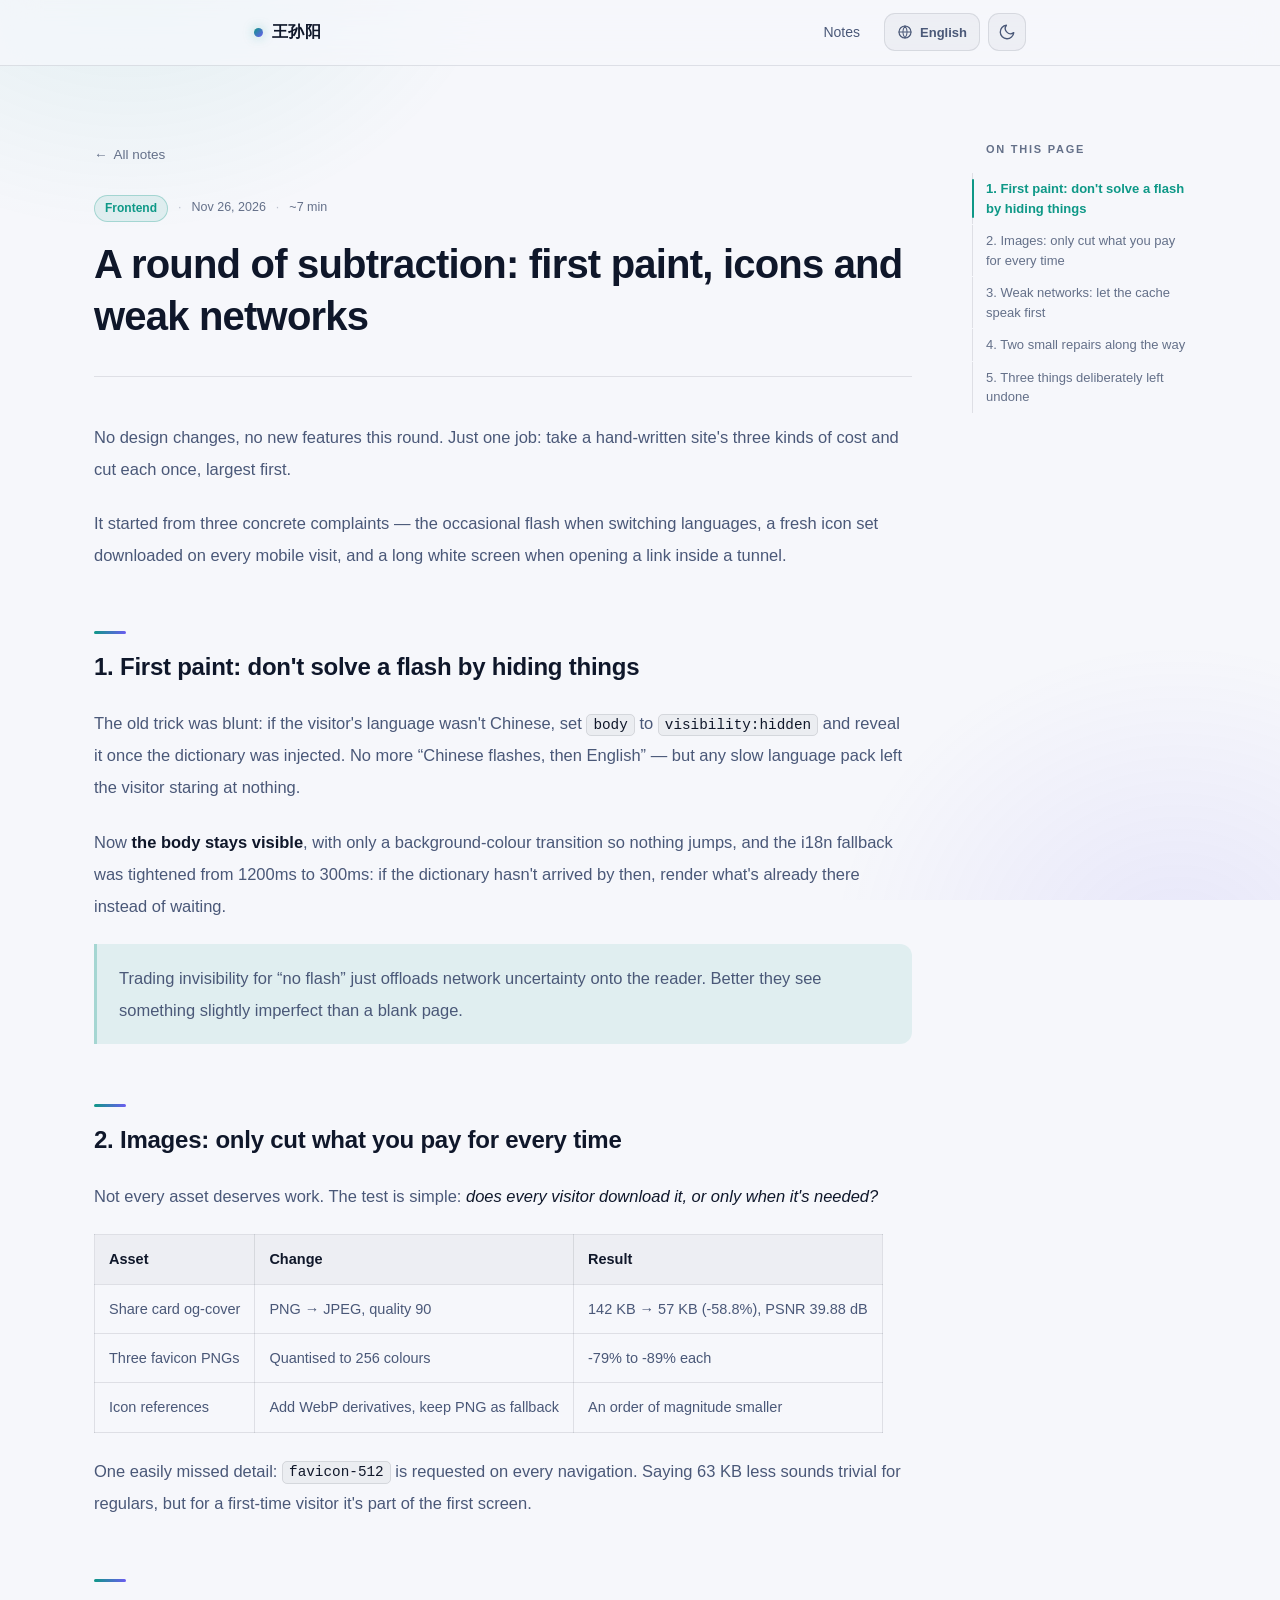
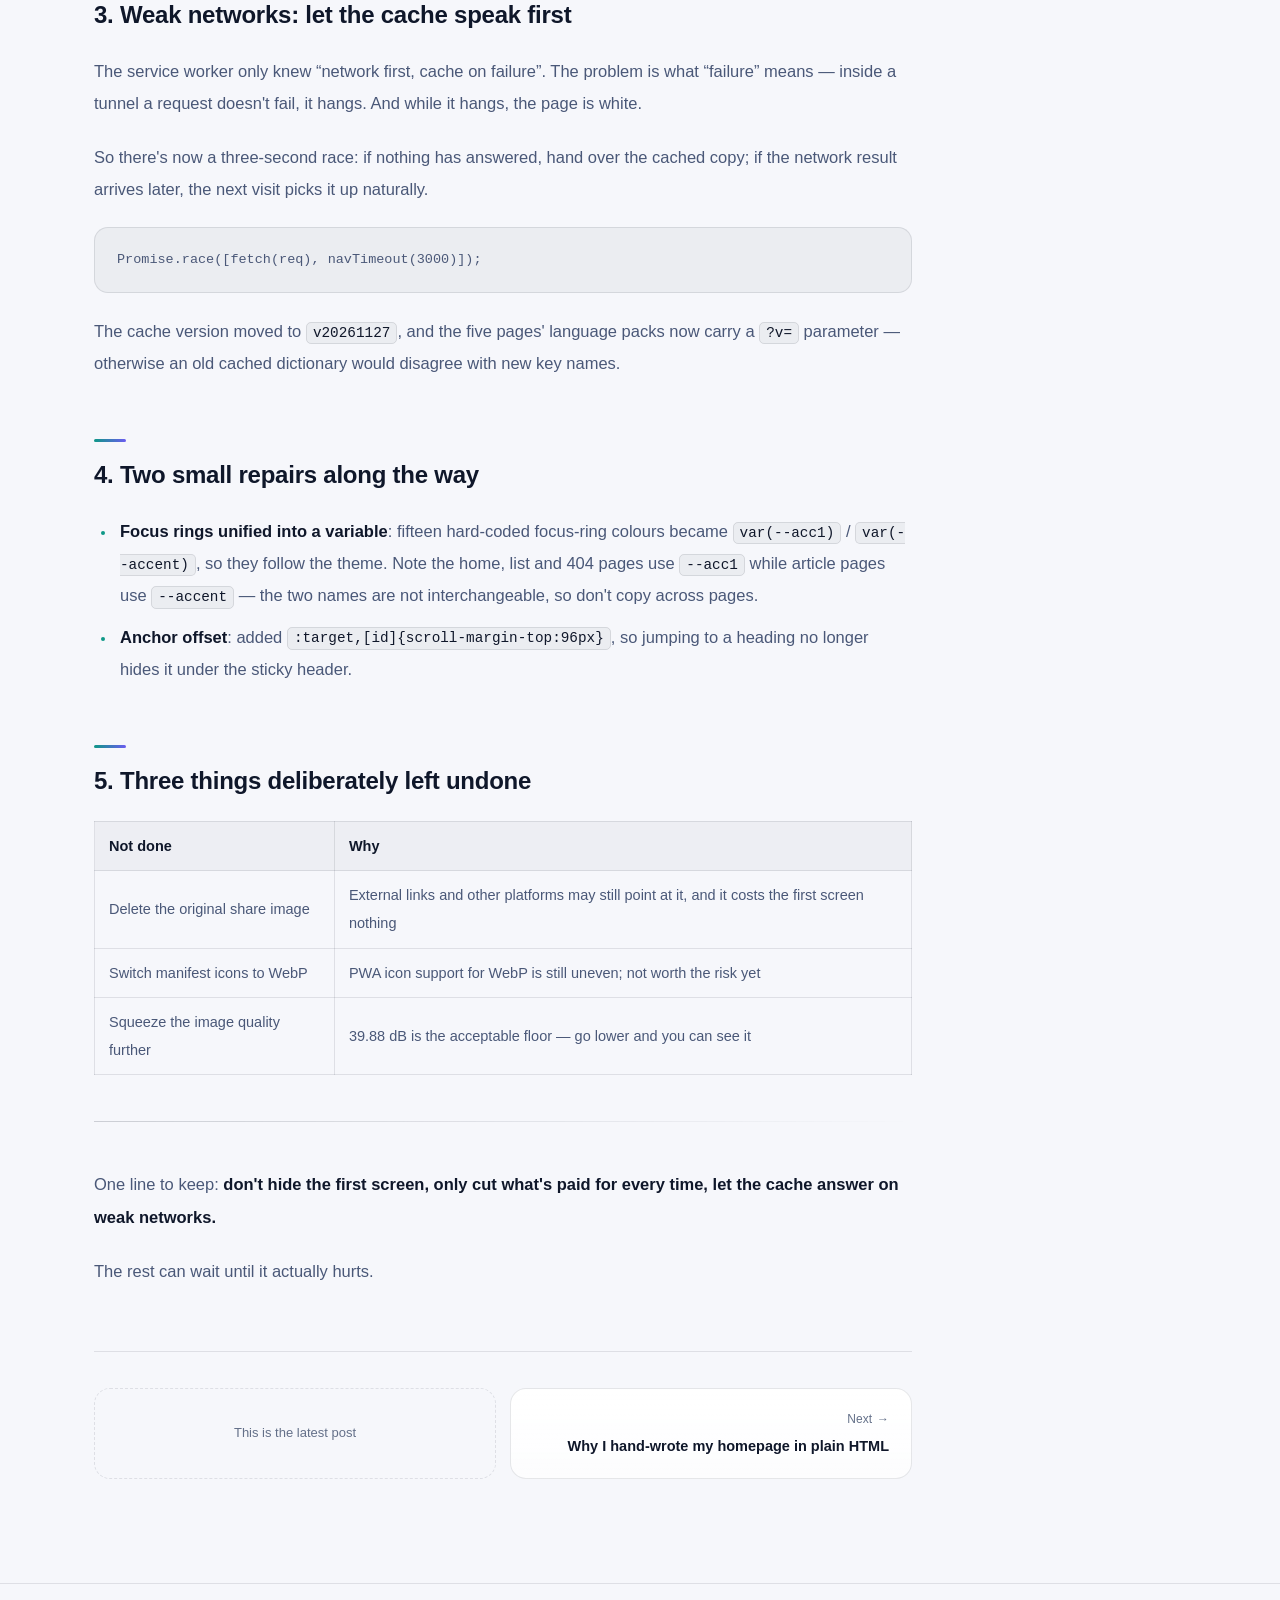
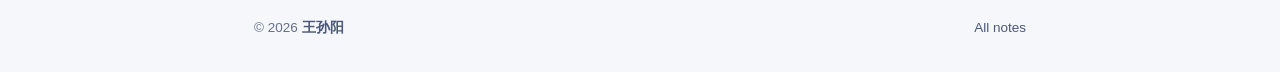
<file: en/posts/site-r6-optimization.html>
<!DOCTYPE html>
<html lang="zh-CN">
<head>
<meta charset="UTF-8">
<meta name="viewport" content="width=device-width, initial-scale=1.0">
<title>A round of subtraction: first paint, icons and weak networks</title>
<meta name="description" content="No redesign and no new features — three costs trimmed in order of size: stop hiding the body to avoid a flash, halve the share card and icons, and let the cache answer first on weak networks.">
<link rel="canonical" href="https://wang-sunyang.github.io/en/posts/site-r6-optimization.html">
<meta name="theme-color" content="#060a14">
<meta name="color-scheme" content="dark light">
<meta property="og:type" content="article">
<meta property="og:site_name" content="王孙阳 · Wang Sunyang">
<meta property="og:title" content="A round of subtraction: first paint, icons and weak networks">
<meta name="twitter:title" content="A round of subtraction: first paint, icons and weak networks">
<meta property="og:description" content="No redesign and no new features — three costs trimmed in order of size: stop hiding the body to avoid a flash, halve the share card and icons, and let the cache answer first on weak networks.">
<meta name="twitter:description" content="No redesign and no new features — three costs trimmed in order of size: stop hiding the body to avoid a flash, halve the share card and icons, and let the cache answer first on weak networks.">
<meta property="og:url" content="https://wang-sunyang.github.io/en/posts/site-r6-optimization.html">
<meta property="og:locale" content="en_US">
<meta property="og:locale:alternate" content="zh_CN">
<meta name="twitter:card" content="summary_large_image">
<meta property="article:published_time" content="2026-11-26">
<meta property="article:modified_time" content="2026-11-26">
<meta property="article:author" content="https://wang-sunyang.github.io/">
<link rel="icon" type="image/svg+xml" href="/favicon.svg">
<link rel="icon" type="image/png" sizes="32x32" href="/favicon-32.png">
<link rel="icon" type="image/png" sizes="16x16" href="/favicon-16.png">
<link rel="apple-touch-icon" sizes="180x180" href="/apple-touch-icon.png">
<link rel="icon" type="image/png" sizes="512x512" href="https://wang-sunyang.github.io/favicon-512.png">
<link rel="icon" type="image/webp" sizes="512x512" href="https://wang-sunyang.github.io/favicon-512.webp">
<link rel="manifest" href="https://wang-sunyang.github.io/site.webmanifest">
<link rel="sitemap" type="application/xml" title="Sitemap" href="/sitemap.xml">
  <link rel="alternate" type="application/rss+xml" title="王孙阳 · Wang Sunyang — 独立开发者" href="https://wang-sunyang.github.io/feed.xml">
<meta property="og:image" content="https://wang-sunyang.github.io/og-cover.jpg">
<meta property="og:image:width" content="1200">
<meta property="og:image:height" content="630">
<meta property="og:image:alt" content="王孙阳 · Wang Sunyang — 独立开发者">
<meta name="twitter:image" content="https://wang-sunyang.github.io/og-cover.jpg">
<meta name="twitter:image:alt" content="王孙阳 · Wang Sunyang — 独立开发者">

<script>
/* 首屏语言判定：读 body 之前先定好 <html lang/dir>；
   目标语言不是中文时暂时隐藏正文，等词典就位再显示，避免先闪一句中文。 */
(function(){
  var L=["zh","zh-TW","en","ja","ko","fr","de","es","pt","it","ru","uk","pl","nl","tr","ar","hi","id","vi","th","el","sv","cs","ro","bn","ur","ms","tl","he","fa"];
  var RTL=["ar","he","fa","ur","yi","dv","ps","ckb","sd","ug"];
  var code="en";
  try{code=localStorage.getItem("lang")||sessionStorage.getItem("lang");}catch(e){console.warn("[silent-catch]",e);}
  if(!code||L.indexOf(code)<0){
    code=null;
    var list=(navigator.languages&&navigator.languages.length)?navigator.languages:[navigator.language||"zh"];
    for(var i=0;i<list.length;i++){
      var tag=String(list[i]||"").toLowerCase();if(!tag)continue;
      var bits=tag.split("-"),prim=bits[0],rest=bits.slice(1).join("-");
      if(prim==="zh"){code=(rest.indexOf("hant")>-1||rest==="tw"||rest==="hk"||rest==="mo")?"zh-TW":"zh";break;}
      if(L.indexOf(tag)>-1){code=tag;break;}
      if(L.indexOf(prim)>-1){code=prim;break;}
    }
    if(!code)code="zh";
  }
  var de=document.documentElement;
  de.setAttribute("lang",({"zh":"zh-CN","zh-TW":"zh-Hant"})[code]||code);
  de.setAttribute("dir",RTL.indexOf(code)>-1?"rtl":"ltr");
  window.__BOOT_LANG__=code;
  /* /en/ 预渲染页：正文已是英文，无需遮挡 */
  setTimeout(function(){if(!window.__LANG_READY__)de.className=de.className.replace(/\s*i18n-boot/g,"");},300);
})();
</script>
<link rel="stylesheet" href="/assets/post.css">

<script>
  (function () {
    var saved = null;
    try { saved = localStorage.getItem('theme'); } catch(e){console.warn("[silent-catch]",e);}
    var prefersLight = window.matchMedia && window.matchMedia('(prefers-color-scheme: light)').matches;
    document.documentElement.setAttribute('data-theme', saved || (prefersLight ? 'light' : 'dark'));
  })();
</script>
<script type="application/ld+json">{"@context":"https://schema.org","@graph":[{"@type":"Person","@id":"https://wang-sunyang.github.io/#person","name":"王孙阳","alternateName":"Wang Sunyang","url":"https://wang-sunyang.github.io/","jobTitle":"独立开发者","description":"独立开发者，做原生 Android、端侧 ML 与零依赖网页项目；长夜拾星工作室（Nightglean Studio）主理人。","sameAs":["https://github.com/wang-sunyang","https://github.com/nightglean"],"knowsAbout":["Native Android","Kotlin","On-device ML","LiteRT","WebGL","Three.js","静态站点工程"]},{"@type":"BlogPosting","@id":"https://wang-sunyang.github.io/posts/site-r6-optimization.html#post","mainEntityOfPage":{"@type":"WebPage","@id":"https://wang-sunyang.github.io/posts/site-r6-optimization.html"},"url":"https://wang-sunyang.github.io/posts/site-r6-optimization.html","headline":"给站点做一轮减法：首屏、图标和弱网","inLanguage":"en","datePublished":"2026-11-26","dateModified":"2026-11-26","image":{"@type":"ImageObject","url":"https://wang-sunyang.github.io/og-cover.jpg","width":1200,"height":630},"author":{"@id":"https://wang-sunyang.github.io/#person"},"publisher":{"@id":"https://wang-sunyang.github.io/#person"},"image":"https://wang-sunyang.github.io/og-cover.jpg"}]}</script>
<link rel="alternate" hreflang="en" href="https://wang-sunyang.github.io/en/posts/site-r6-optimization.html">
<link rel="alternate" hreflang="zh-Hans" href="https://wang-sunyang.github.io/posts/site-r6-optimization.html">
<link rel="alternate" hreflang="x-default" href="https://wang-sunyang.github.io/posts/site-r6-optimization.html">
</head>

<body>
<div id="srStatus" role="status" aria-live="polite" aria-atomic="true" style="position:absolute;width:1px;height:1px;margin:-1px;padding:0;overflow:hidden;clip:rect(0 0 0 0);white-space:nowrap;border:0"></div>
<a class="skip" href="#main" data-i18n="skip">Skip to content</a>
<div id="progress" aria-hidden="true"></div>
<button id="toTop" type="button" aria-label="Back to top" data-i18n-aria="a11y.toTop"><svg viewBox="0 0 24 24"><path d="M12 19V5M5 12l7-7 7 7"/></svg></button>

<nav class="site-nav" aria-label="Main navigation" data-i18n-aria="a11y.mainNav">
  <div class="nav-inner">
    <a class="logo" href="/index.html">王孙阳</a>
    <div class="nav-links">
      <a href="/blog.html" data-i18n="nav.notes">Notes</a>
    </div>
    <div class="nav-tools">
      <button class="lang-btn" id="langBtn" type="button" aria-label="Switch language" data-i18n-aria="a11y.langBtn" aria-haspopup="dialog" aria-controls="langPanel" aria-expanded="false">
        <svg viewBox="0 0 24 24"><circle cx="12" cy="12" r="9"/><path d="M3 12h18M12 3a15 15 0 0 1 0 18M12 3a15 15 0 0 0 0 18"/></svg>
        <span id="langLabel">English</span>
      </button>
      <button class="theme-toggle" id="themeToggle" type="button" aria-label="Toggle dark / light theme" data-i18n-aria="a11y.themeToggle" aria-pressed="false">
        <svg class="i-sun" viewBox="0 0 24 24" aria-hidden="true"><circle cx="12" cy="12" r="4"/><path d="M12 2v2M12 20v2M2 12h2M20 12h2M4.9 4.9l1.4 1.4M17.7 17.7l1.4 1.4M19.1 4.9l-1.4 1.4M6.3 17.7l-1.4 1.4"/></svg>
        <svg class="i-moon" viewBox="0 0 24 24" aria-hidden="true"><path d="M21 12.8A9 9 0 1 1 11.2 3a7 7 0 0 0 9.8 9.8z"/></svg>
      </button>
    </div>
  </div>
</nav>

<div id="langPanel" role="dialog" aria-modal="true" aria-label="Choose language" data-i18n-aria="a11y.langPanel">
  <div class="lang-head">
    <b data-i18n="ui.langTitle">Choose language / Language</b>
    <button class="lang-close" id="langClose" type="button" aria-label="Close" data-i18n-aria="a11y.close">✕</button>
  </div>
  <div class="lang-remember">
    <span class="lr-text"><b id="rememberLangText" data-i18n="ui.remember">Remember language</b><span class="lr-sub" data-i18n="ui.rememberSub">Use this language on your next visit</span></span>
    <button class="lr-switch" id="rememberLang" type="button" role="switch" aria-checked="true" aria-labelledby="rememberLangText"><span class="lr-knob" aria-hidden="true"></span></button>
  </div>
  <div class="lang-list" id="langList" role="radiogroup" data-i18n-aria="a11y.langPanel" aria-label="Choose language"></div>
</div>

<main id="main">
  <article>
    <div class="wrap art-wrap">
      <div class="art-layout">
      <div class="art-main">
      <header class="art-head">
        <a class="back" href="/blog.html"><span class="b-arrow" aria-hidden="true">←</span> <span data-i18n="back">All notes</span></a>
        <div class="art-meta">
          <span class="cat" data-i18n="cat">Frontend</span>
          <span class="sep" aria-hidden="true">·</span>
          <time datetime="2026-11-26" data-i18n="date">Nov 26, 2026</time>
          <span class="sep" aria-hidden="true">·</span>
          <span data-i18n="read">~7 min</span>
        </div>
        <h1 data-i18n="title">A round of subtraction: first paint, icons and weak networks</h1>
      </header>

      <p class="body-note" id="bodyNote" hidden></p>
      <div class="prose" id="prose"><p>No design changes, no new features this round. Just one job: take a hand-written site's three kinds of cost and cut each once, largest first.</p><p>It started from three concrete complaints — the occasional flash when switching languages, a fresh icon set downloaded on every mobile visit, and a long white screen when opening a link inside a tunnel.</p><h2>1. First paint: don't solve a flash by hiding things</h2><p>The old trick was blunt: if the visitor's language wasn't Chinese, set <code>body</code> to <code>visibility:hidden</code> and reveal it once the dictionary was injected. No more “Chinese flashes, then English” — but any slow language pack left the visitor staring at nothing.</p><p>Now <strong>the body stays visible</strong>, with only a background-colour transition so nothing jumps, and the i18n fallback was tightened from 1200ms to 300ms: if the dictionary hasn't arrived by then, render what's already there instead of waiting.</p><blockquote><p>Trading invisibility for “no flash” just offloads network uncertainty onto the reader. Better they see something slightly imperfect than a blank page.</p></blockquote><h2>2. Images: only cut what you pay for every time</h2><p>Not every asset deserves work. The test is simple: <em>does every visitor download it, or only when it's needed?</em></p><table><thead><tr><th>Asset</th><th>Change</th><th>Result</th></tr></thead><tbody><tr><td>Share card og-cover</td><td>PNG → JPEG, quality 90</td><td>142 KB → 57 KB (-58.8%), PSNR 39.88 dB</td></tr><tr><td>Three favicon PNGs</td><td>Quantised to 256 colours</td><td>-79% to -89% each</td></tr><tr><td>Icon references</td><td>Add WebP derivatives, keep PNG as fallback</td><td>An order of magnitude smaller</td></tr></tbody></table><p>One easily missed detail: <code>favicon-512</code> is requested on every navigation. Saying 63 KB less sounds trivial for regulars, but for a first-time visitor it's part of the first screen.</p><h2>3. Weak networks: let the cache speak first</h2><p>The service worker only knew “network first, cache on failure”. The problem is what “failure” means — inside a tunnel a request doesn't fail, it hangs. And while it hangs, the page is white.</p><p>So there's now a three-second race: if nothing has answered, hand over the cached copy; if the network result arrives later, the next visit picks it up naturally.</p><pre><code>Promise.race([fetch(req), navTimeout(3000)]);</code></pre><p>The cache version moved to <code>v20261127</code>, and the five pages' language packs now carry a <code>?v=</code> parameter — otherwise an old cached dictionary would disagree with new key names.</p><h2>4. Two small repairs along the way</h2><ul><li><strong>Focus rings unified into a variable</strong>: fifteen hard-coded focus-ring colours became <code>var(--acc1)</code> / <code>var(--accent)</code>, so they follow the theme. Note the home, list and 404 pages use <code>--acc1</code> while article pages use <code>--accent</code> — the two names are not interchangeable, so don't copy across pages.</li><li><strong>Anchor offset</strong>: added <code>:target,[id]{scroll-margin-top:96px}</code>, so jumping to a heading no longer hides it under the sticky header.</li></ul><h2>5. Three things deliberately left undone</h2><table><thead><tr><th>Not done</th><th>Why</th></tr></thead><tbody><tr><td>Delete the original share image</td><td>External links and other platforms may still point at it, and it costs the first screen nothing</td></tr><tr><td>Switch manifest icons to WebP</td><td>PWA icon support for WebP is still uneven; not worth the risk yet</td></tr><tr><td>Squeeze the image quality further</td><td>39.88 dB is the acceptable floor — go lower and you can see it</td></tr></tbody></table><hr><p>One line to keep: <strong>don't hide the first screen, only cut what's paid for every time, let the cache answer on weak networks.</strong></p><p>The rest can wait until it actually hurts.</p></div>

      <nav class="post-nav" aria-label="Post navigation" data-i18n-aria="aria.articleNav">
        <div class="empty-slot" data-i18n="postnav.newest">This is the latest post</div>
        <a class="next" href="/handwritten-html.html">
          <div class="dir"><span data-i18n="postnav.next">Next</span> <span aria-hidden="true">→</span></div>
          <div class="t" data-i18n="nextTitle">Why I hand-wrote my homepage in plain HTML</div>
        </a>
      </nav>
      </div>

      <aside class="toc" aria-label="On this page" data-i18n-aria="a11y.tocSidebar">
        <div class="toc-title" data-i18n="toc.title">On this page</div>
        <nav class="toc-list" id="tocList"></nav>
      </aside>

      </div>
    </div>
  </article>
</main>

<button class="toc-fab" id="tocFab" type="button" aria-label="Open table of contents" data-i18n-aria="toc.open" aria-expanded="false" aria-controls="tocDrawer">
  <svg viewBox="0 0 24 24" aria-hidden="true"><path d="M4 6h16M4 12h16M4 18h10"/></svg>
</button>

<div class="toc-backdrop" id="tocBackdrop"></div>

<div class="toc-drawer" id="tocDrawer" role="dialog" aria-modal="false" aria-label="Table of contents" data-i18n-aria="a11y.tocDrawer">
  <div class="toc-title">
    <span data-i18n="toc.title">On this page</span>
    <button type="button" id="tocClose" data-i18n="toc.close">Close</button>
  </div>
  <nav class="toc-list" id="tocListMobile"></nav>
</div>

<footer>
  <div class="foot-inner">
    <div>© <span id="year">2026</span> <b>王孙阳</b></div>
    <div><a href="/blog.html" data-i18n="back">All notes</a></div>
  </div>
</footer>

<script>
var LANGS=[
  {code:"zh",native:"简体中文",sub:"Simplified Chinese"},
  {code:"zh-TW",native:"繁體中文",sub:"Traditional Chinese"},
  {code:"en",native:"English",sub:"English"},
  {code:"ja",native:"日本語",sub:"Japanese"},
  {code:"ko",native:"한국어",sub:"Korean"},
  {code:"fr",native:"Français",sub:"French"},
  {code:"de",native:"Deutsch",sub:"German"},
  {code:"es",native:"Español",sub:"Spanish"},
  {code:"pt",native:"Português",sub:"Portuguese"},
  {code:"it",native:"Italiano",sub:"Italian"},
  {code:"ru",native:"Русский",sub:"Russian"},
  {code:"uk",native:"Українська",sub:"Ukrainian"},
  {code:"pl",native:"Polski",sub:"Polish"},
  {code:"nl",native:"Nederlands",sub:"Dutch"},
  {code:"tr",native:"Türkçe",sub:"Turkish"},
  {code:"ar",native:"العربية",sub:"Arabic",rtl:true},
  {code:"hi",native:"हिन्दी",sub:"Hindi"},
  {code:"id",native:"Bahasa Indonesia",sub:"Indonesian"},
  {code:"vi",native:"Tiếng Việt",sub:"Vietnamese"},
  {code:"th",native:"ไทย",sub:"Thai"}
];
var I18N={"zh":{"a11y":{"close":"关闭","langBtn":"切换语言 / Switch language","themeToggle":"切换深浅色","langPanel":"选择语言 / Choose language","mainNav":"主导航","nav":"导航","toTop":"回到顶部","tocSidebar":"本页目录","tocDrawer":"文章目录","kbdPanel":"键盘快捷键","openMenu":"打开菜单","mobileMenu":"移动端菜单","closeMenu":"关闭菜单","copyWechat":"复制微信号","filterBar":"按分类筛选笔记"},"skip":"跳到主要内容","nav":{"notes":"笔记"},"back":"全部笔记","toc":{"title":"本页目录","open":"打开目录","close":"关闭"},"theme":{"toDark":"切换到深色模式","toLight":"切换到浅色模式"},"ui":{"remember":"记住语言","rememberSub":"下次访问沿用当前语言","langTitle":"选择语言 / Language","langSwitched":"已切换为{lang}"},"postnav":{"prev":"上一篇","next":"下一篇","newest":"已经是最新一篇","oldest":"已经是最早一篇"},"aria":{"articleNav":"文章导航"},"nf":{"title":"这一页走丢了","desc":"你找的地址不存在，或者内容已经搬走了。","home":"回到首页","notes":"看看笔记","foot":"个人主页"},"cat":"前端","date":"2026 年 11 月 26 日","read":"约 7 分钟","title":"给站点做一轮减法：首屏、图标和弱网","desc":"不改设计也不加功能，只按量级砍三类开销：首屏不再靠隐藏正文防闪，分享图与图标砍掉一半体积，弱网下让 Service Worker 缓存先说话，顺带修掉焦点环对比度。","body":"<p>这一轮没有改设计，也没有加功能。做的只有一件事：把一个纯手写站点的三类开销，按量级从大到小各砍一次。</p><p>起因是三个具体的体感问题——换语言时偶尔白一下、手机上每次打开都在下一套图标、隧道里点开链接是长时间的白屏。</p><h2>一、首屏：不要用「藏起来」解决闪烁</h2><p>之前的做法很直接：如果访客的语言不是中文，先把 <code>body</code> 设成 <code>visibility:hidden</code>，等词典注入完再显示。这样确实不会「中文闪一下再变英文」，代价是只要语言包慢一点，用户看到的就是一片空白。</p><p>现在改成 <strong>body 始终可见</strong>，只在底色上做一层过渡，视觉上不跳；同时把 i18n 的兜底等待从 1200ms 收紧到 300ms。300ms 还没拿到词典就先渲染已有内容，不再干等。</p><blockquote><p>用隐藏换「不闪」，本质是把网络的不确定性转嫁给用户。宁可让他先看到一点不完美，也别让他看到白屏。</p></blockquote><h2>二、图片：只砍「每次都要付」的那部分</h2><p>不是所有资源都值得优化。判断标准很简单：<em>它是每个访客都要下载一次，还是需要时才下载</em>。</p><table><thead><tr><th>资产</th><th>改法</th><th>结果</th></tr></thead><tbody><tr><td>分享图 og-cover</td><td>PNG → JPEG，质量 90</td><td>142 KB → 57 KB（-58.8%），PSNR 39.88 dB</td></tr><tr><td>三个 favicon PNG</td><td>量化到 256 色</td><td>各省 79%–89%</td></tr><tr><td>图标引用</td><td>追加 WebP 派生，PNG 留作兜底</td><td>体积小一个数量级</td></tr></tbody></table><p>这里有个容易忽略的点：<code>favicon-512</code> 是每次导航都会请求的。单次少下 63 KB，对常客不算什么，对第一次来的人就是首屏的一部分。</p><h2>三、弱网：让缓存先说话</h2><p>Service Worker 原来只有「先拿网络、失败再回缓存」。问题出在「失败」的定义上——在隧道里，请求不是立刻失败，而是一直挂着；挂着的时候页面就是白的。</p><p>现在加了一个 3 秒竞速：到点还没响应，先把缓存里的版本交出去；网络那边后来回来了，下次访问自然更新。</p><pre><code>Promise.race([fetch(req), navTimeout(3000)]);</code></pre><p>缓存版本号同步升到 <code>v20261127</code>，五页的语言包请求也带上 <code>?v=</code> 参数——否则老缓存里的词典会和新的键名对不上。</p><h2>四、两处顺手的小修</h2><ul><li><strong>焦点环统一成变量</strong>：15 处硬编码的发光蓝焦点环换成 <code>var(--acc1)</code> / <code>var(--accent)</code>，跟随主题变色。注意主页、列表、404 用 <code>--acc1</code>，文章页用 <code>--accent</code>，两套命名不通用，改的时候别跨页复制。</li><li><strong>锚点偏移</strong>：加了 <code>:target,[id]{scroll-margin-top:96px}</code>，跳目录时标题不再被顶栏遮住。</li></ul><h2>五、刻意没做的三件事</h2><table><thead><tr><th>没做的事</th><th>为什么</th></tr></thead><tbody><tr><td>删掉分享图原图</td><td>外链和别的平台可能还在引用，留着也不占首屏</td></tr><tr><td>把 manifest 图标换成 WebP</td><td>PWA 图标对 WebP 的支持还不齐，保守起见先不动</td></tr><tr><td>继续往下压画质</td><td>39.88 dB 是能接受的下限，再压就看得出来</td></tr></tbody></table><hr><p>一句话总结：<strong>首屏别藏、图片只砍每次都要付的、弱网先交缓存。</strong></p><p>剩下的优化，等它真的让人难受了再做。</p>","nextTitle":"为什么我用纯手写 HTML 做个人主页"},"zh-TW":{"skip":"跳到主要內容","nav":{"notes":"筆記"},"back":"全部筆記","toc":{"title":"本頁目錄","open":"開啟目錄","close":"關閉"},"theme":{"toDark":"切換到深色模式","toLight":"切換到淺色模式"},"ui":{"remember":"記住語言","rememberSub":"下次造訪沿用目前語言","langTitle":"選擇語言 / Language","langSwitched":"已切換為{lang}"},"postnav":{"prev":"上一篇","next":"下一篇","newest":"已經是最新一篇","oldest":"已經是最早一篇"},"aria":{"articleNav":"文章導覽"},"nf":{"title":"這一頁走丟了","desc":"你找的地址不存在，或者內容已經搬走了。","home":"回到首頁","notes":"看看筆記","foot":"個人主頁"},"cat":"前端","date":"2026 年 11 月 26 日","read":"約 7 分鐘","title":"給站點做一輪減法：首屏、圖標和弱網","desc":"不改設計也不加功能，只把三類開銷按量級各砍一次：首屏不再靠隱藏正文防閃，分享圖與圖標砍掉一半體積，弱網下讓緩存先說話。","body":"<p>這一輪沒有改設計，也沒有加功能。做的只有一件事：把一個純手寫站點的三類開銷，按量級從大到小各砍一次。</p><p>起因是三個具體的體感問題——換語言時偶爾白一下、手機上每次打開都在下一套圖標、隧道裡點開連結是長時間的白屏。</p><h2>一、首屏：不要用「藏起來」解決閃爍</h2><p>之前的做法很直接：如果訪客的語言不是中文，先把 <code>body</code> 設成 <code>visibility:hidden</code>，等詞典注入完再顯示。這樣確實不會「中文閃一下再變英文」，代價是只要語言包慢一點，用戶看到的就是一片空白。</p><p>現在改成 <strong>body 始終可見</strong>，只在底色上做一層過渡，視覺上不跳；同時把 i18n 的兜底等待從 1200ms 收緊到 300ms。300ms 還沒拿到詞典就先渲染已有內容，不再乾等。</p><blockquote><p>用隱藏換「不閃」，本質是把網絡的不確定性轉嫁給用戶。寧可讓他先看到一點不完美，也別讓他看到白屏。</p></blockquote><h2>二、圖片：只砍「每次都要付」的那部分</h2><p>不是所有資源都值得優化。判斷標準很簡單：<em>它是每個訪客都要下載一次，還是需要時才下載</em>。</p><table><thead><tr><th>資產</th><th>改法</th><th>結果</th></tr></thead><tbody><tr><td>分享圖 og-cover</td><td>PNG → JPEG，品質 90</td><td>142 KB → 57 KB（-58.8%），PSNR 39.88 dB</td></tr><tr><td>三個 favicon PNG</td><td>量化到 256 色</td><td>各省 79%–89%</td></tr><tr><td>圖標引用</td><td>追加 WebP 派生，PNG 留作兜底</td><td>體積小一個數量級</td></tr></tbody></table><p>這裡有個容易忽略的點：<code>favicon-512</code> 是每次導航都會請求的。單次少下 63 KB，對常客不算什麼，對第一次來的人就是首屏的一部分。</p><h2>三、弱網：讓緩存先說話</h2><p>Service Worker 原來只有「先拿網絡、失敗再回緩存」。問題出在「失敗」的定義上——在隧道裡，請求不是立刻失敗，而是一直掛著；掛著的時候頁面就是白的。</p><p>現在加了一個 3 秒競速：到點還沒響應，先把緩存裡的版本交出去；網絡那邊後來回來了，下次訪問自然更新。</p><pre><code>Promise.race([fetch(req), navTimeout(3000)]);</code></pre><p>緩存版本號同步升到 <code>v20261127</code>，五頁的語言包請求也帶上 <code>?v=</code> 參數——否則老緩存裡的詞典會和新的鍵名對不上。</p><h2>四、兩處順手的小修</h2><ul><li><strong>焦點環統一成變數</strong>：15 處硬編碼的發光藍焦點環換成 <code>var(--acc1)</code> / <code>var(--accent)</code>，跟隨主題變色。注意主頁、列表、404 用 <code>--acc1</code>，文章頁用 <code>--accent</code>，兩套命名不通用，改的時候別跨頁複製。</li><li><strong>錨點偏移</strong>：加了 <code>:target,[id]{scroll-margin-top:96px}</code>，跳目錄時標題不再被頂欄遮住。</li></ul><h2>五、刻意沒做的三件事</h2><table><thead><tr><th>沒做的事</th><th>為什麼</th></tr></thead><tbody><tr><td>刪掉分享圖原圖</td><td>外鏈和別的平臺可能還在引用，留著也不佔首屏</td></tr><tr><td>把 manifest 圖標換成 WebP</td><td>PWA 圖標對 WebP 的支持還不齊，保守起見先不動</td></tr><tr><td>繼續往下壓畫質</td><td>39.88 dB 是能接受的下限，再壓就看得出來</td></tr></tbody></table><hr><p>一句話總結：<strong>首屏別藏、圖片只砍每次都要付的、弱網先交緩存。</strong></p><p>剩下的優化，等它真的讓人難受了再做。</p>","nextTitle":"為什麼我用純手寫 HTML 做個人主頁"},"en":{"a11y":{"close":"Close","langBtn":"Switch language","themeToggle":"Toggle dark / light theme","langPanel":"Choose language","mainNav":"Main navigation","nav":"Navigation","toTop":"Back to top","tocSidebar":"On this page","tocDrawer":"Table of contents","kbdPanel":"Keyboard shortcuts","openMenu":"Open menu","mobileMenu":"Mobile menu","closeMenu":"Close menu","copyWechat":"Copy WeChat ID","filterBar":"Filter notes by category"},"skip":"Skip to content","nav":{"notes":"Notes"},"back":"All notes","toc":{"title":"On this page","open":"Open table of contents","close":"Close"},"theme":{"toDark":"Switch to dark mode","toLight":"Switch to light mode"},"ui":{"remember":"Remember language","rememberSub":"Use this language on your next visit","langTitle":"Choose language / Language","langSwitched":"Switched to {lang}"},"postnav":{"prev":"Previous","next":"Next","newest":"This is the latest post","oldest":"This is the oldest post"},"aria":{"articleNav":"Post navigation"},"nf":{"title":"This page got lost","desc":"The address you're looking for doesn't exist, or its content has moved.","home":"Back to home","notes":"Browse notes","foot":"Personal homepage"},"cat":"Frontend","date":"Nov 26, 2026","read":"~7 min","title":"A round of subtraction: first paint, icons and weak networks","desc":"No redesign and no new features — three costs trimmed in order of size: stop hiding the body to avoid a flash, halve the share card and icons, and let the cache answer first on weak networks.","body":"<p>No design changes, no new features this round. Just one job: take a hand-written site's three kinds of cost and cut each once, largest first.</p><p>It started from three concrete complaints — the occasional flash when switching languages, a fresh icon set downloaded on every mobile visit, and a long white screen when opening a link inside a tunnel.</p><h2>1. First paint: don't solve a flash by hiding things</h2><p>The old trick was blunt: if the visitor's language wasn't Chinese, set <code>body</code> to <code>visibility:hidden</code> and reveal it once the dictionary was injected. No more “Chinese flashes, then English” — but any slow language pack left the visitor staring at nothing.</p><p>Now <strong>the body stays visible</strong>, with only a background-colour transition so nothing jumps, and the i18n fallback was tightened from 1200ms to 300ms: if the dictionary hasn't arrived by then, render what's already there instead of waiting.</p><blockquote><p>Trading invisibility for “no flash” just offloads network uncertainty onto the reader. Better they see something slightly imperfect than a blank page.</p></blockquote><h2>2. Images: only cut what you pay for every time</h2><p>Not every asset deserves work. The test is simple: <em>does every visitor download it, or only when it's needed?</em></p><table><thead><tr><th>Asset</th><th>Change</th><th>Result</th></tr></thead><tbody><tr><td>Share card og-cover</td><td>PNG → JPEG, quality 90</td><td>142 KB → 57 KB (-58.8%), PSNR 39.88 dB</td></tr><tr><td>Three favicon PNGs</td><td>Quantised to 256 colours</td><td>-79% to -89% each</td></tr><tr><td>Icon references</td><td>Add WebP derivatives, keep PNG as fallback</td><td>An order of magnitude smaller</td></tr></tbody></table><p>One easily missed detail: <code>favicon-512</code> is requested on every navigation. Saying 63 KB less sounds trivial for regulars, but for a first-time visitor it's part of the first screen.</p><h2>3. Weak networks: let the cache speak first</h2><p>The service worker only knew “network first, cache on failure”. The problem is what “failure” means — inside a tunnel a request doesn't fail, it hangs. And while it hangs, the page is white.</p><p>So there's now a three-second race: if nothing has answered, hand over the cached copy; if the network result arrives later, the next visit picks it up naturally.</p><pre><code>Promise.race([fetch(req), navTimeout(3000)]);</code></pre><p>The cache version moved to <code>v20261127</code>, and the five pages' language packs now carry a <code>?v=</code> parameter — otherwise an old cached dictionary would disagree with new key names.</p><h2>4. Two small repairs along the way</h2><ul><li><strong>Focus rings unified into a variable</strong>: fifteen hard-coded focus-ring colours became <code>var(--acc1)</code> / <code>var(--accent)</code>, so they follow the theme. Note the home, list and 404 pages use <code>--acc1</code> while article pages use <code>--accent</code> — the two names are not interchangeable, so don't copy across pages.</li><li><strong>Anchor offset</strong>: added <code>:target,[id]{scroll-margin-top:96px}</code>, so jumping to a heading no longer hides it under the sticky header.</li></ul><h2>5. Three things deliberately left undone</h2><table><thead><tr><th>Not done</th><th>Why</th></tr></thead><tbody><tr><td>Delete the original share image</td><td>External links and other platforms may still point at it, and it costs the first screen nothing</td></tr><tr><td>Switch manifest icons to WebP</td><td>PWA icon support for WebP is still uneven; not worth the risk yet</td></tr><tr><td>Squeeze the image quality further</td><td>39.88 dB is the acceptable floor — go lower and you can see it</td></tr></tbody></table><hr><p>One line to keep: <strong>don't hide the first screen, only cut what's paid for every time, let the cache answer on weak networks.</strong></p><p>The rest can wait until it actually hurts.</p>","nextTitle":"Why I hand-wrote my homepage in plain HTML"}};

/* ============================================================
   i18n runtime
   ============================================================ */

/* ---- additional languages ---- */

LANGS.push({code:"el",native:"Ελληνικά",sub:"Greek"},{code:"sv",native:"Svenska",sub:"Swedish"},{code:"cs",native:"Čeština",sub:"Czech"},{code:"ro",native:"Română",sub:"Romanian"});
LANGS.push({code:"bn",native:"বাংলা",sub:"Bengali"},{code:"ur",native:"اردو",sub:"Urdu"},{code:"ms",native:"Bahasa Melayu",sub:"Malay"},{code:"tl",native:"Filipino",sub:"Filipino"});
function __ownBody(c){var l=I18N[c];return !!(l&&l.body&&(!I18N.en||l.body!==I18N.en.body));}
/* fill any missing entry from English, so a new language never shows blanks */
(function(){
  var base=I18N.en;
  if(!base)return;
  function fill(dst,src){
    for(var k in src){
      if(!Object.prototype.hasOwnProperty.call(src,k))continue;
      var v=src[k];
      if(dst[k]===undefined||dst[k]===null||dst[k]==="")dst[k]=v;
      else if(v&&typeof v==="object"&&typeof dst[k]==="object")fill(dst[k],v);
    }
  }
  for(var code in I18N){
    if(code!=="en"&&I18N[code]&&typeof I18N[code]==="object")fill(I18N[code],base);
  }
  window.__i18nFill=fill;
})();
LANGS.push({code:"he",native:"עברית",sub:"Hebrew"},{code:"fa",native:"فارسی",sub:"Persian"});
var rootEl=document.documentElement;
function getPath(obj,path){return path.split(".").reduce(function(o,k){return o?o[k]:undefined;},obj);}
/* 记住语言开关
   开：语言写入 localStorage，下次访问沿用（默认，兼容老行为）
   关：只写 sessionStorage —— 本标签页刷新/跳页仍保持所选语言，关掉浏览器后回到自动检测
   读取顺序：localStorage 优先，其次 sessionStorage，最后浏览器语言 */
var LANG_REMEMBER_KEY="rememberLang";
function langRememberOn(){
  try{return localStorage.getItem(LANG_REMEMBER_KEY)!=="0";}catch(e){return true;}
}
function __readSavedLang(){
  try{return localStorage.getItem("lang")||sessionStorage.getItem("lang")||null;}catch(e){return null;}
}
function __persistLang(code){
  try{
    sessionStorage.setItem("lang",code);
    if(langRememberOn())localStorage.setItem("lang",code);
    else localStorage.removeItem("lang");
  }catch(e){console.warn("[silent-catch]",e);}
}
function __renderLang(code){
  var lang=I18N[code]||I18N["zh"];
  __persistLang(code);
  var __tt=getPath(lang,"meta.title");
  if(__tt){document.title=__tt;var __og=document.querySelector('meta[property="og:title"]');if(__og)__og.setAttribute("content",__tt);}
  rootEl.setAttribute("lang",langAttrOf(code));
  rootEl.setAttribute("dir", langDirOf(code));
  document.querySelectorAll("[data-i18n]").forEach(function(el){
    var v=getPath(lang,el.getAttribute("data-i18n"));
    if(v!==undefined) el.textContent=v;
  });
  document.querySelectorAll("[data-i18n-aria]").forEach(function(el){
    var v=getPath(lang,el.getAttribute("data-i18n-aria"));
    if(v!==undefined) el.setAttribute("aria-label",v);
  });
  var prose=document.getElementById("prose");
  if(prose && lang.body) prose.innerHTML=lang.body;
  var note=document.getElementById("bodyNote");
  if(note){
    if(__ownBody(code)){note.hidden=true;note.textContent="";}
    else{
      var nt=getPath(lang,"bodyNote")||"";
      note.textContent=nt;
      note.hidden=!nt;
    }
  }
  var lb=document.getElementById("langLabel");
  if(lb){var ll=(LANGS.filter(function(l){return l.code===code;})[0]||{}).native||code;lb.textContent=ll;}
  document.querySelectorAll("[data-i18n-aria]").forEach(function(el){
    var __ak=el.getAttribute("data-i18n-aria"),av=getPath(lang,__ak);
    if(av===undefined) av=getPath(I18N.en||I18N.zh,__ak);
    if(av!==undefined) el.setAttribute("aria-label",av);
  });
  document.querySelectorAll(".lang-list button").forEach(function(b){
    var __on=(b.getAttribute("data-lang")===code);b.classList.toggle("active",__on);b.setAttribute("aria-checked",__on?"true":"false");
  });
  var d=document.querySelector('meta[name="description"]');
  if(d && lang.desc) d.setAttribute("content",lang.desc);
  var ogt=document.querySelector('meta[property="og:title"]');
  if(ogt && lang.title) ogt.setAttribute("content",lang.title);
  __syncOG(code,lang,lang.title,lang.desc);
  if(lang.title) document.title=lang.title+" · "+(code==="zh-TW"?"王孫陽":(code==="zh"?"王孙阳":"Wang Sunyang"));
  var tb=document.getElementById("themeToggle");
  if(tb){
    var t=rootEl.getAttribute("data-theme");
    tb.setAttribute("aria-label",t==="light"?(lang.theme&&lang.theme.toDark):(lang.theme&&lang.theme.toLight));
  }
  buildToc();
}
/* setLang 见 i18n 懒加载核心 */

/* build language list */
/* R5: og/twitter 元信息随语言同步（复用既有 meta.title / 页面描述键，不新增翻译键） */
var __OG_LOCALE={"zh":"zh_CN","zh-TW":"zh_TW","en":"en_US","ja":"ja_JP","ko":"ko_KR","fr":"fr_FR","de":"de_DE","es":"es_ES","pt":"pt_BR","it":"it_IT","ru":"ru_RU","uk":"uk_UA","pl":"pl_PL","nl":"nl_NL","tr":"tr_TR","ar":"ar_AR","hi":"hi_IN","id":"id_ID","vi":"vi_VN","th":"th_TH","el":"el_GR","sv":"sv_SE","cs":"cs_CZ","ro":"ro_RO","bn":"bn_BD","ur":"ur_PK","ms":"ms_MY","tl":"tl_PH","he":"he_IL","fa":"fa_IR"};
function __syncOG(code,lang,title,desc){
  function __set(sel,val){var el=document.querySelector(sel);if(el&&val!=null&&val!=="")el.setAttribute("content",val);}
  if(title){__set('meta[property="og:title"]',title);__set('meta[name="twitter:title"]',title);}
  if(desc){var __d=String(desc).replace(/<[^>]*>/g,"").replace(/\s+/g," ").trim();__set('meta[property="og:description"]',__d);__set('meta[name="twitter:description"]',__d);__set('meta[name="description"]',__d);}
  __set('meta[property="og:locale"]',__OG_LOCALE[code]||String(code).replace("-","_"));
  __set('meta[property="og:locale:alternate"]', /^en/.test(code) ? "zh_CN" : "en_US");
}
var I18N_EXT_BASE="/i18n/posts/site-r6-optimization/";
/* ============================================================
   i18n 词典按需加载
   首屏只内联 zh / zh-TW / en（三份就够首屏用），其余 27 种语言
   每种一个外链文件，切换或命中浏览器语言时才注入 <script>。
   用 <script> 而不是 fetch：file:// 双击打开同样能加载，不需要服务器。
   ============================================================ */
var __INLINE_LANGS={"zh":1,"zh-TW":1,"en":1};
var __EXT_LANGS=[];
(function(){for(var i=0;i<LANGS.length;i++){var c=LANGS[i].code;if(!__INLINE_LANGS[c])__EXT_LANGS.push(c);}})();
function __isKnownLang(code){return !!(code&&(I18N[code]||__EXT_LANGS.indexOf(code)>-1));}
var __langBusy={},__langQueue={};
function __loadLang(code,cb){
  if(I18N[code]){cb();return;}
  if(!__isKnownLang(code)){cb();return;}
  if(__langBusy[code]){__langQueue[code].push(cb);return;}
  __langBusy[code]=true;__langQueue[code]=[cb];
  var s=document.createElement("script");
  s.src=I18N_EXT_BASE+code+".js?v=20261127";s.async=true;
  function done(ok){
    if(!ok){I18N[code]=I18N.zh;
      (window.__i18nErrs=window.__i18nErrs||[]).push("langload:"+code);
      var __de=document.documentElement;
      if(__de&&__de.className.indexOf("i18n-boot")>-1)__de.className=__de.className.replace(/\s*i18n-boot/g,"");
    }
    __langBusy[code]=false;
    var q=__langQueue[code]||[];__langQueue[code]=[];
    for(var i=0;i<q.length;i++){try{q[i]();}catch(e){console.warn("[silent-catch]",e);}}
  }
  s.onload=function(){done(true);};
  s.onerror=function(){done(false);};
  document.head.appendChild(s);
}
window.__I18N_PUSH__=function(code,data){
  if(!code||!data)return;
  I18N[code]=data;
  if(window.__i18nFill)window.__i18nFill(I18N[code],I18N.en);
};
function __announceLang(code){
  var box=document.getElementById("srStatus");
  if(!box)return;
  var d=I18N[code]||I18N.zh||{};
  var native=(LANGS.filter(function(l){return l.code===code;})[0]||{}).native||code;
  var t=(d.ui&&d.ui.langSwitched)||"";
  box.textContent="";
  setTimeout(function(){box.textContent=t?t.replace(/\{lang\}/g,native):native;},40);
}
function setLang(code){
  if(!__isKnownLang(code))code="zh";
  __persistLang(code);
  __loadLang(code,function(){
    __renderLang(code);
    __announceLang(code);
    if(typeof syncLangUI==="function")syncLangUI();
    document.documentElement.classList.remove("i18n-boot");
    window.__LANG_READY__=true;
  });
}

/* build language list */(function(){
  var list=document.getElementById("langList");
  var html="";
  LANGS.forEach(function(l){
    html+='<button type="button" role="radio" aria-checked="false" data-lang="'+l.code+'"><span class="lg-dot" aria-hidden="true"></span><span style="flex:1"><span class="lg-native">'+l.native+'</span><br><span class="lg-sub">'+l.sub+'</span></span><span class="chk">✓</span></button>';
  });
  list.innerHTML=html;
})();

/* auto-detect best language on first visit */
/* auto-detect best language on first visit (script/region aware) */
(function(){
  var APPLY=(typeof setLang==="function")?setLang:applyLang;
  try{var __q=new URLSearchParams(location.search).get("lang");if(__q){__q=__q.replace("_","-");if(__isKnownLang(__q)){APPLY(__q);try{history.replaceState(null,"",location.pathname+location.hash);}catch(e2){console.warn("[silent-catch]",e2);}return;}}}catch(e1){console.warn("[silent-catch]",e1);}
  var saved="en";
  if(saved && __isKnownLang(saved)){APPLY(saved);return;}
  var list=(navigator.languages&&navigator.languages.length)?navigator.languages:[navigator.language||"zh"];
  var cand="zh";
  for(var i=0;i<list.length;i++){
    var tag=String(list[i]||"").toLowerCase();
    if(!tag)continue;
    var bits=tag.split("-"),prim=bits[0],rest=bits.slice(1).join("-");
    if(prim==="zh"){cand=(rest.indexOf("hant")>-1||rest==="tw"||rest==="hk"||rest==="mo")?"zh-TW":"zh";break;}
    if(I18N[tag]){cand=tag;break;}
    if(I18N[prim]){cand=prim;break;}
  }
  APPLY(cand);
})();

/* language panel open/close */
/* ============================================================
   language panel — unified controller (identical on every page)
   ============================================================ */
var langPanel=document.getElementById("langPanel");
var langBtn=document.getElementById("langBtn");
var langListEl=document.getElementById("langList");
var langCloseBtn=document.getElementById("langClose");
var LANG_APPLY=(typeof applyLang==="function")?applyLang:(typeof setLang==="function"?setLang:null);

function langDirOf(code){return (["ar","he","fa","ur","yi","dv","ps","ckb","sd","ug"].indexOf(code)>-1)?"rtl":"ltr";}
function langAttrOf(code){return ({"zh":"zh-CN","zh-TW":"zh-Hant"})[code]||code;}
function currentLang(){
  var saved=__readSavedLang();
  return (saved && __isKnownLang(saved))?saved:"zh";
}
function positionPanel(){
  if(!langPanel||!langBtn)return;
  if(window.innerWidth<=680){
    langPanel.style.top="";langPanel.style.right="";langPanel.style.left="";
    return;
  }
  var r=langBtn.getBoundingClientRect();
  var rtl=document.documentElement.getAttribute("dir")==="rtl";
  var pw=langPanel.offsetWidth||Math.min(420,window.innerWidth-32);
  var gap=12;
  langPanel.style.top=(r.bottom+10)+"px";
  if(rtl){
    langPanel.style.right="";
    langPanel.style.left=Math.max(gap,Math.min(r.left,window.innerWidth-pw-gap))+"px";
  }else{
    langPanel.style.left="";
    langPanel.style.right=Math.max(gap,window.innerWidth-r.right)+"px";
  }
}
function panelIsOpen(){return !!(langPanel&&langPanel.classList.contains("open"));}
function setPanelLock(on){
  if(!document.documentElement)return;
  document.documentElement.classList.toggle("lang-lock", !!on && window.innerWidth<=680);
}
function focusLangButton(){
  if(!langListEl)return;
  var cur=langListEl.querySelector('button[data-lang="'+currentLang()+'"]')||langListEl.querySelector("button[data-lang]");
  if(!cur)return;
  try{cur.focus({preventScroll:true});}catch(e){try{cur.focus();}catch(e2){console.warn("[silent-catch]",e2);}}
  if(cur.scrollIntoView)try{cur.scrollIntoView({block:"nearest"});}catch(e3){console.warn("[silent-catch]",e3);}
}
function openPanel(){
  if(!langPanel||panelIsOpen())return;
  langPanel.classList.add("open");
  langPanel.setAttribute("aria-hidden","false");
  if(langBtn)langBtn.setAttribute("aria-expanded","true");
  positionPanel();setPanelLock(true);focusLangButton();
}
function closePanel(refocus){
  if(!langPanel||!panelIsOpen())return;
  langPanel.classList.remove("open");
  langPanel.setAttribute("aria-hidden","true");
  if(langBtn)langBtn.setAttribute("aria-expanded","false");
  setPanelLock(false);
  var s=document.getElementById("langSearch");
  if(s&&s.value){s.value="";filterLangList("");}
  if(refocus&&langBtn)try{langBtn.focus({preventScroll:true});}catch(e){console.warn("[silent-catch]",e);}
}
function filterLangList(q){
  if(!langListEl)return;
  q=String(q||"").trim().toLowerCase();
  var btns=langListEl.querySelectorAll("button[data-lang]"),n=0;
  for(var i=0;i<btns.length;i++){
    var b=btns[i];
    var hay=((b.textContent||"")+" "+(b.getAttribute("data-lang")||"")).toLowerCase();
    var ok=!q||hay.indexOf(q)>-1;
    b.hidden=!ok;if(ok)n++;
  }
  langPanel.classList.toggle("no-match",n===0);
}
function visibleLangButtons(){
  if(!langListEl)return [];
  var all=langListEl.querySelectorAll("button[data-lang]"),out=[];
  for(var i=0;i<all.length;i++)if(!all[i].hidden)out.push(all[i]);
  return out;
}

if(langPanel){
  langPanel.setAttribute("role","dialog");
  langPanel.setAttribute("aria-modal","true");
  langPanel.setAttribute("aria-hidden","true");
  if(!langPanel.hasAttribute("aria-label"))langPanel.setAttribute("aria-label","Language");
  /* search field — only meaningful once the list gets long */
  (function(){
    if(!langListEl||document.getElementById("langSearch"))return;
    var wrap=document.createElement("div");
    wrap.className="lang-search-wrap";
    var input=document.createElement("input");
    input.id="langSearch";input.className="lang-search";input.type="search";
    input.setAttribute("autocomplete","off");input.setAttribute("spellcheck","false");
    input.setAttribute("aria-label","Language");
    input.setAttribute("placeholder","\u2315  Language / \u8bed\u8a00");
    input.addEventListener("input",function(){filterLangList(input.value);});
    input.addEventListener("keydown",function(e){
      if(e.key!=="Enter")return;
      var first=visibleLangButtons()[0];
      if(first){e.preventDefault();first.click();}
    });
    wrap.appendChild(input);
    langListEl.parentNode.insertBefore(wrap,langListEl);
  })();
}

/* 记住语言开关绑定 */
var langRememberBtn=document.getElementById("rememberLang");
function syncRememberUI(){
  if(!langRememberBtn)return;
  langRememberBtn.setAttribute("aria-checked",langRememberOn()?"true":"false");
}
function __liveLangCode(){
  var a=document.documentElement.getAttribute("lang")||"";
  if(a==="zh-CN")return "zh";
  if(a==="zh-Hant")return "zh-TW";
  return __isKnownLang(a)?a:currentLang();
}
if(langRememberBtn){
  langRememberBtn.addEventListener("click",function(){
    var next=!langRememberOn();
    var cur=__liveLangCode();
    try{
      localStorage.setItem(LANG_REMEMBER_KEY,next?"1":"0");
      sessionStorage.setItem("lang",cur);
      if(next)localStorage.setItem("lang",cur);
      else localStorage.removeItem("lang");
    }catch(e){console.warn("[silent-catch]",e);}
    syncRememberUI();
  });
  syncRememberUI();
}

if(langBtn)langBtn.addEventListener("click",function(e){e.preventDefault();panelIsOpen()?closePanel(false):openPanel();});
if(langCloseBtn)langCloseBtn.addEventListener("click",function(){closePanel(true);});
document.addEventListener("click",function(e){
  if(panelIsOpen() && !langPanel.contains(e.target) && e.target!==langBtn && !(langBtn&&langBtn.contains(e.target)))closePanel(false);
});
document.addEventListener("keydown",function(e){
  if(!panelIsOpen())return;
  if(e.key==="Escape"){e.preventDefault();closePanel(true);return;}
  var btns=visibleLangButtons();
  if(!btns.length)return;
  var idx=btns.indexOf(document.activeElement);
  if(e.key==="ArrowDown"){e.preventDefault();btns[idx<0?0:(idx+1)%btns.length].focus();return;}
  if(e.key==="ArrowUp"){e.preventDefault();btns[idx<=0?btns.length-1:idx-1].focus();return;}
  if(e.key==="Home"){e.preventDefault();btns[0].focus();return;}
  if(e.key==="End"){e.preventDefault();btns[btns.length-1].focus();return;}
  if(e.key==="Tab"){
    var items=[];
    if(langCloseBtn)items.push(langCloseBtn);
    var rb=document.getElementById("rememberLang");
    if(rb)items.push(rb);
    var s=document.getElementById("langSearch");
    if(s)items.push(s);
    items=items.concat(btns);
    var first=items[0],last=items[items.length-1];
    if(e.shiftKey && document.activeElement===first){e.preventDefault();last.focus();}
    else if(!e.shiftKey && document.activeElement===last){e.preventDefault();first.focus();}
  }
});
if(langListEl)langListEl.addEventListener("click",function(e){
  var b=e.target.closest("button[data-lang]");
  if(!b)return;
  var code=b.getAttribute("data-lang");
  if(LANG_APPLY)LANG_APPLY(code);syncLangUI();
  closePanel(true);
});
window.addEventListener("resize",function(){if(panelIsOpen())positionPanel();});
window.addEventListener("scroll",function(){if(panelIsOpen())positionPanel();},{passive:true});
window.addEventListener("storage",function(e){
  if(e.key===LANG_REMEMBER_KEY){syncRememberUI();return;}
  if(e.key!=="lang"||!e.newValue||!__isKnownLang(e.newValue)||!LANG_APPLY)return;
  LANG_APPLY(e.newValue);syncLangUI();
});
function syncLangUI(){
  var code=currentLang(),dict=I18N[code]||{};
  if(langListEl){
    var btns=langListEl.querySelectorAll("button[data-lang]");
    for(var i=0;i<btns.length;i++){
      if(btns[i].getAttribute("data-lang")===code)btns[i].setAttribute("aria-current","true");
      else btns[i].removeAttribute("aria-current");
    }
  }
  if(typeof LANGS!=="undefined"){
    var n=LANGS.length;
    var p=document.querySelector('[data-i18n="projects.p5d"]');
    if(p&&p.textContent.indexOf("{n}")>-1)p.textContent=p.textContent.replace(/\{n\}/g,String(n));
    var st=document.querySelector('[data-i18n="about.s2k"]');
    var cb=st&&st.parentNode?st.parentNode.querySelector("[data-count]"):null;
    if(cb){cb.setAttribute("data-count",String(n));cb.textContent=String(n);}
  }
  var label=(dict.kbd&&dict.kbd.lang)||"Language";
  if(langBtn)langBtn.setAttribute("title",label);
  if(langPanel)langPanel.setAttribute("aria-label",label);
}
syncLangUI();

/* ============================================================
   theme
   ============================================================ */
(function(){
  var saved=null;try{saved=localStorage.getItem("theme");}catch(e){console.warn("[silent-catch]",e);}
  var light=window.matchMedia&&window.matchMedia("(prefers-color-scheme: light)").matches;
  rootEl.setAttribute("data-theme",saved||(light?"light":"dark"));
  var btn=document.getElementById("themeToggle");
  function sync(t){
    btn.setAttribute("aria-pressed",t==="light"?"true":"false");
    var lang=I18N[currentLang()]||I18N["zh"];
    btn.setAttribute("aria-label",t==="light"?(lang.theme&&lang.theme.toDark):(lang.theme&&lang.theme.toLight));
    var tc=document.querySelector('meta[name="theme-color"]');
    if(tc)tc.setAttribute("content",t==="light"?"#f6f7fb":"#060a14");
  }
  sync(rootEl.getAttribute("data-theme"));
  btn.addEventListener("click",function(){
    var next=rootEl.getAttribute("data-theme")==="light"?"dark":"light";
    rootEl.setAttribute("data-theme",next);
    try{localStorage.setItem("theme",next);}catch(e){console.warn("[silent-catch]",e);}
    sync(next);
  });
  if(window.matchMedia){
    var __mq=window.matchMedia("(prefers-color-scheme: light)");
    var __mcb=function(e){
      var s=null;try{s=localStorage.getItem("theme");}catch(err){console.warn("[silent-catch]",err);}
      if(s)return;
      var t=e.matches?"light":"dark";
      rootEl.setAttribute("data-theme",t);sync(t);
    };
    if(__mq.addEventListener)__mq.addEventListener("change",__mcb);
    else if(__mq.addListener)__mq.addListener(__mcb);
  }
})();

/* ============================================================
   progress + TOC
   ============================================================ */
document.getElementById('year').textContent = new Date().getFullYear();

var bar = document.getElementById('progress');
var ticking = false;
window.addEventListener('scroll', function () {
  if (ticking) return;
  ticking = true;
  requestAnimationFrame(function () {
    var h = document.documentElement;
    var max = h.scrollHeight - h.clientHeight;
    bar.style.width = (max > 0 ? (h.scrollTop / max) * 100 : 0) + '%';
    var top = document.getElementById('toTop');
    if (top) top.classList.toggle('show', h.scrollTop > 600);
    ticking = false;
  });
}, {passive: true});

var toTopBtn = document.getElementById('toTop');
if (toTopBtn) toTopBtn.addEventListener('click', function () { window.scrollTo({top: 0, behavior: 'smooth'}); });
/* nav scrolled state */
(function(){
  var nav=document.querySelector(".site-nav");
  if(!nav)return;
  function onScroll(){nav.classList.toggle("scrolled",window.scrollY>12);}
  window.addEventListener("scroll",onScroll,{passive:true});
  onScroll();
})();

var tocHeads=[];
var tocLinks=[];
var tocLinksM=[];
var reduceMotion = window.matchMedia && window.matchMedia('(prefers-reduced-motion: reduce)').matches;
var fab = document.getElementById('tocFab');
var drawer = document.getElementById('tocDrawer');
var backdrop = document.getElementById('tocBackdrop');
var closeBtn = document.getElementById('tocClose');

function openDrawer() {
  if (!drawer) return;
  drawer.classList.add('open');
  if (backdrop) backdrop.classList.add('open');
  if (fab) fab.setAttribute('aria-expanded', 'true');
  document.body.style.overflow = 'hidden';
}
function closeDrawer() {
  if (!drawer) return;
  drawer.classList.remove('open');
  if (backdrop) backdrop.classList.remove('open');
  if (fab) fab.setAttribute('aria-expanded', 'false');
  document.body.style.overflow = '';
}

function buildToc() {
  var prose = document.getElementById('prose');
  var list = document.getElementById('tocList');
  var mobile = document.getElementById('tocListMobile');
  if (list) list.innerHTML='';
  if (mobile) mobile.innerHTML='';
  tocHeads=[];
  if (!prose || !list) return;
  tocHeads = Array.prototype.slice.call(prose.querySelectorAll('h2, h3'));
  if (!tocHeads.length) return;

  tocHeads.forEach(function (h, i) {
    if (!h.id) h.id = 'sec-' + (i + 1);
    var label = (h.textContent || '').trim();
    [list, mobile].forEach(function (box) {
      if (!box) return;
      var a = document.createElement('a');
      a.href = '#' + h.id;
      a.textContent = label;
      if (h.tagName === 'H3') a.className = 'lv3';
      a.addEventListener('click', function (e) {
        e.preventDefault();
        closeDrawer();
        var top = h.getBoundingClientRect().top + window.pageYOffset - 92;
        window.scrollTo({ top: top, behavior: reduceMotion ? 'auto' : 'smooth' });
        if (history.replaceState) history.replaceState(null, '', '#' + h.id);
      });
      box.appendChild(a);
    });
  });
  tocLinks = Array.prototype.slice.call(list.querySelectorAll('a'));
  tocLinksM = mobile ? Array.prototype.slice.call(mobile.querySelectorAll('a')) : [];
}

function setActiveToc(id) {
  tocLinks.forEach(function (a, i) {
    a.classList.toggle('active', tocHeads[i] && tocHeads[i].id === id);
  });
  tocLinksM.forEach(function (a, i) {
    a.classList.toggle('active', tocHeads[i] && tocHeads[i].id === id);
  });
}

var tocRaf = false;
function updateToc() {
  if (!tocHeads.length) return;
  var current = tocHeads[0].id;
  for (var i = 0; i < tocHeads.length; i++) {
    if (tocHeads[i].getBoundingClientRect().top <= 130) current = tocHeads[i].id;
  }
  setActiveToc(current);
  tocRaf = false;
}
window.addEventListener('scroll', function () {
  if (tocRaf) return;
  tocRaf = true;
  requestAnimationFrame(updateToc);
}, { passive: true });

buildToc();
updateToc();

if (fab) fab.addEventListener('click', openDrawer);
if (backdrop) backdrop.addEventListener('click', closeDrawer);
if (closeBtn) closeBtn.addEventListener('click', closeDrawer);
document.addEventListener('keydown', function (e) {
  if (e.key === 'Escape') closeDrawer();
});
</script>
<script>/* R5: PWA 离线兜底，与 site.webmanifest 能力声明对齐 */
if("serviceWorker" in navigator)window.addEventListener("load",function(){navigator.serviceWorker.register("/sw.js").catch(function(e){console.warn("[silent-catch]",e);});});</script>

<script>
/* A1：/en/ 预渲染页的语言切换 —— 切到英语留在本页，切到其他语言回根页（根页负责 30 语渲染） */
(function(){
  var ROOT="https://wang-sunyang.github.io/posts/site-r6-optimization.html";
  document.addEventListener("click",function(e){
    var b=e.target&&e.target.closest?e.target.closest("#langList button[data-lang]"):null;
    if(!b)return;
    var c=b.getAttribute("data-lang");
    e.preventDefault();e.stopPropagation();
    if(c==="en"){var p=document.getElementById("langPanel");var bb=document.getElementById("langBtn");if(p){p.classList.remove("open");p.hidden=true;}if(bb)bb.setAttribute("aria-expanded","false");return;}
    try{sessionStorage.setItem("lang",c);if(localStorage.getItem("rememberLang")!=="0")localStorage.setItem("lang",c);else localStorage.removeItem("lang");}catch(err){console.warn("[silent-catch]",err);}
    location.href=ROOT+(ROOT.indexOf("?")>-1?"&":"?")+"lang="+encodeURIComponent(c);
  },true);
})();
</script>
</body>
</html>
</file>
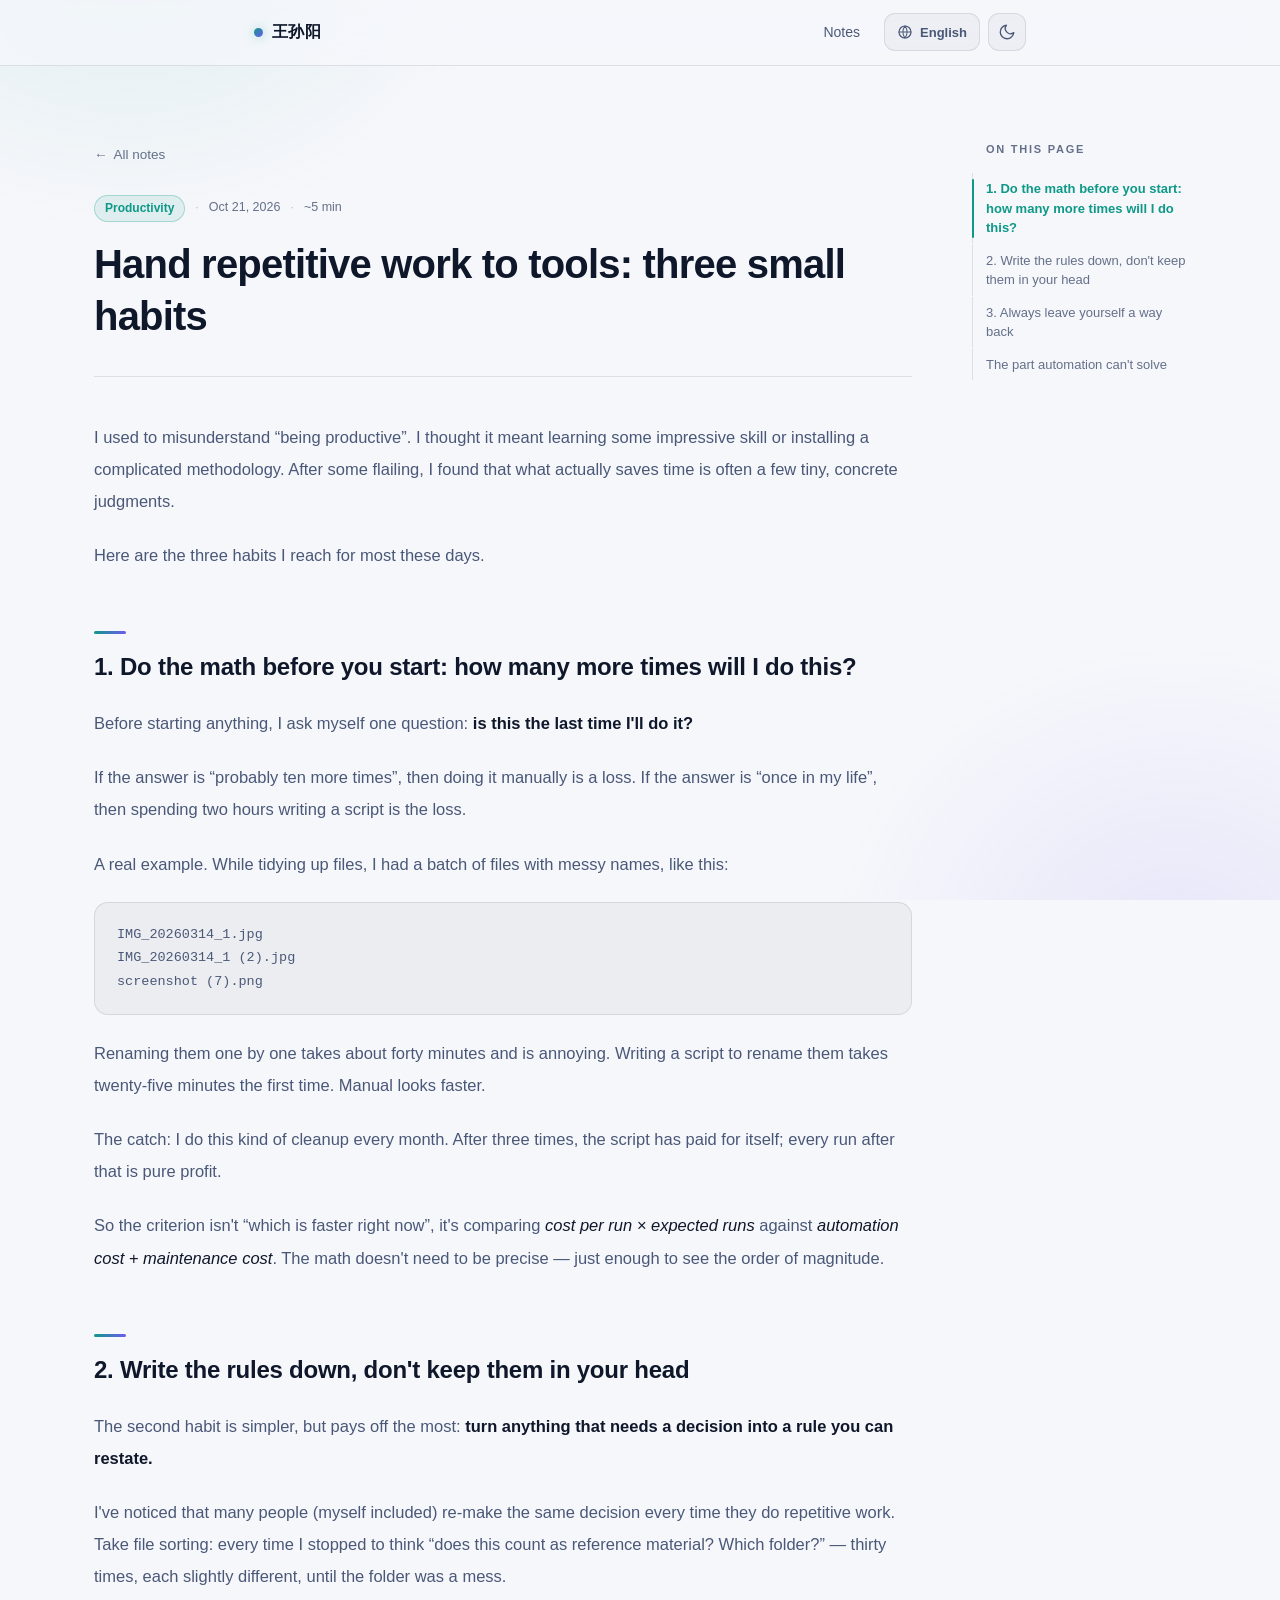
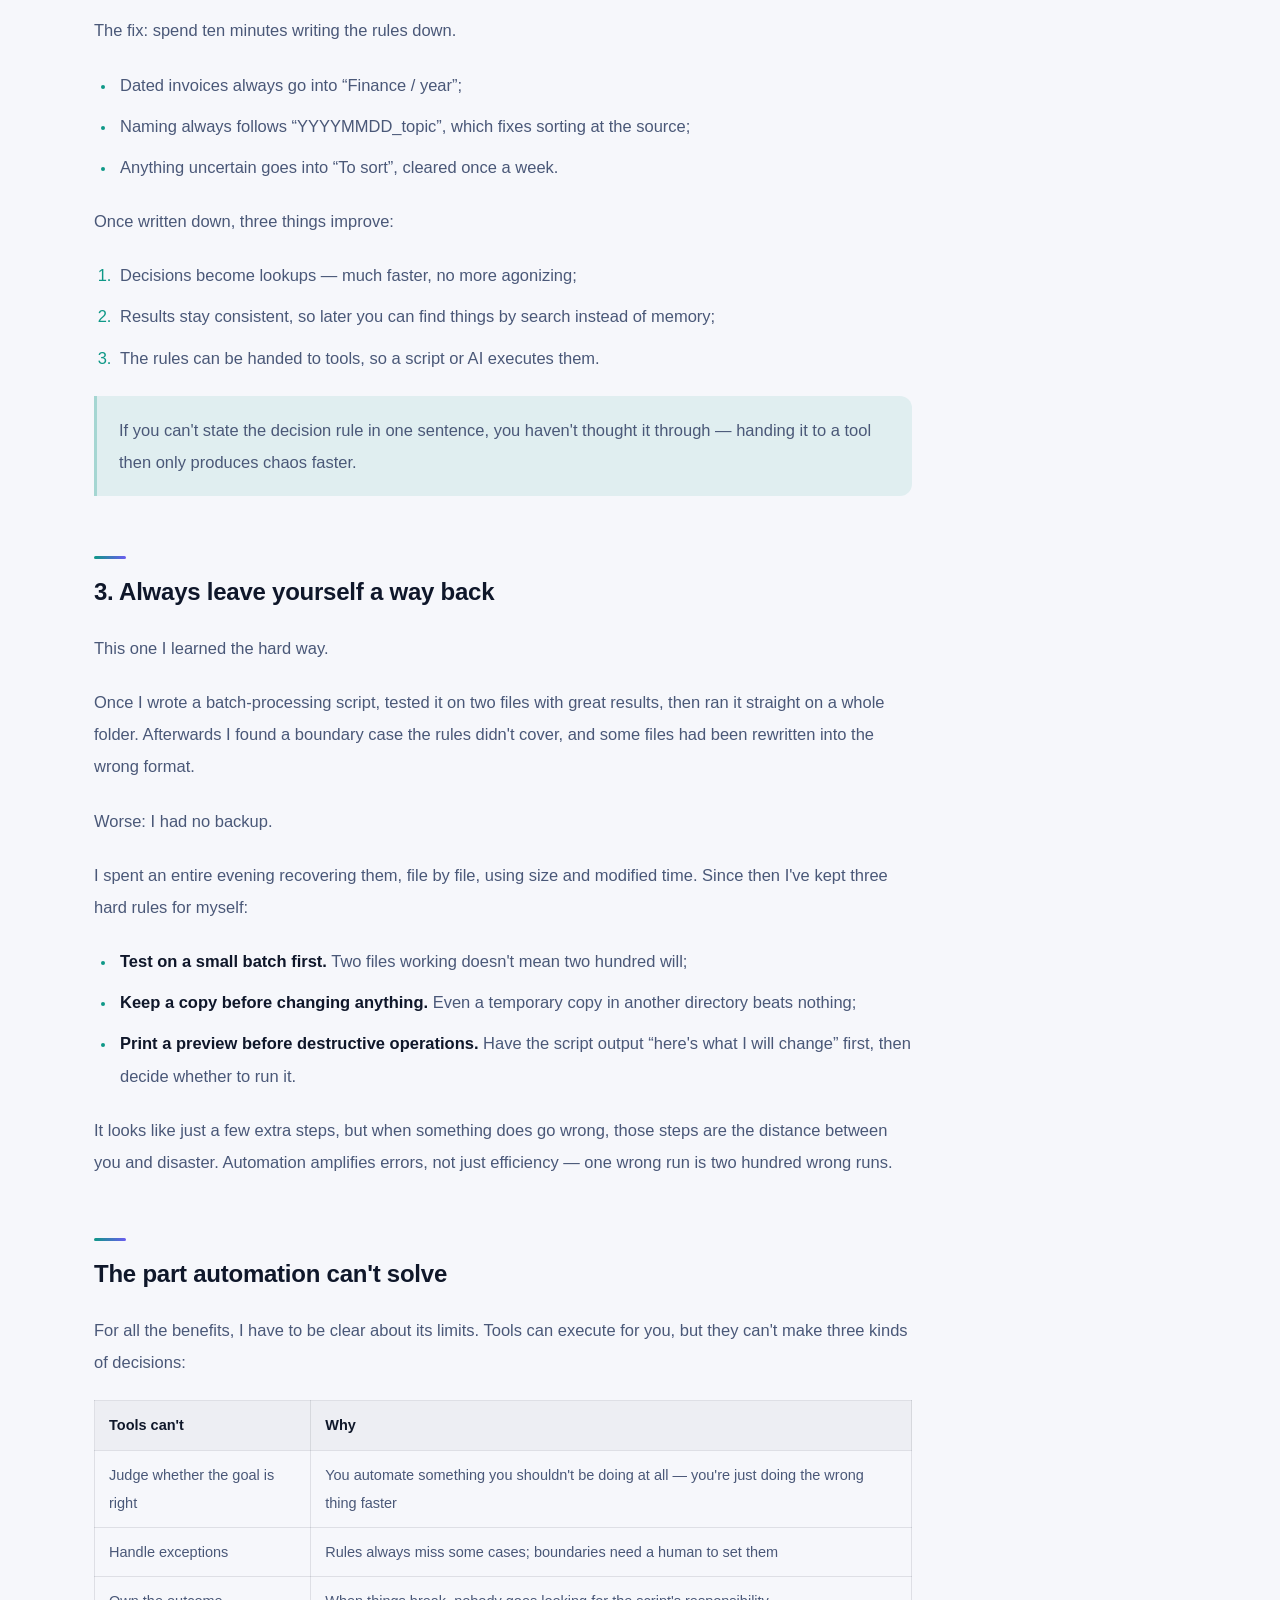
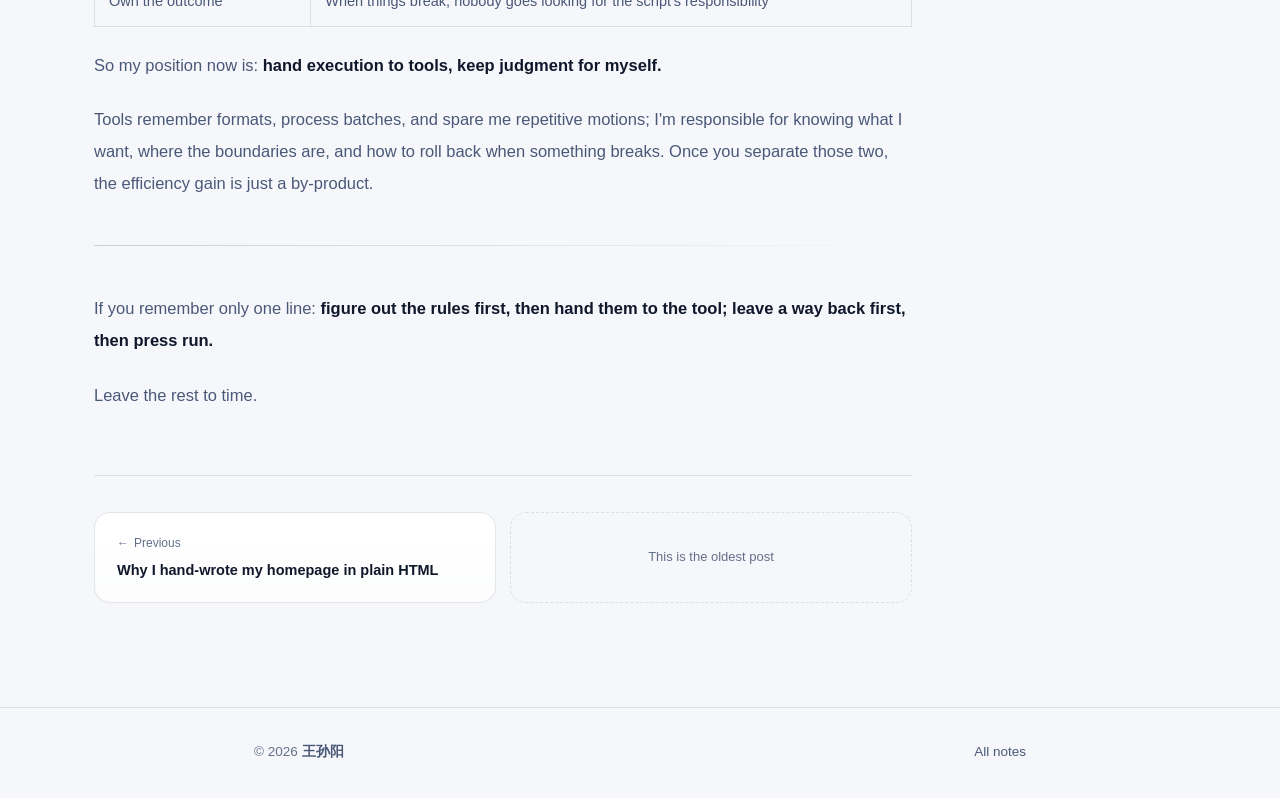
<file: en/posts/three-habits.html>
<!DOCTYPE html>
<html lang="zh-CN">
<head>
<meta charset="UTF-8">
<meta name="viewport" content="width=device-width, initial-scale=1.0">
<title>Hand repetitive work to tools: three small habits</title>
<meta name="description" content="Real efficiency rarely comes from a big move. It comes from three concrete calls: what to skip, what never to skip, and how to make tools remember your rules.">
<link rel="canonical" href="https://wang-sunyang.github.io/en/posts/three-habits.html">
<meta name="theme-color" content="#060a14">
<meta name="color-scheme" content="dark light">
<meta property="og:type" content="article">
<meta property="og:site_name" content="王孙阳 · Wang Sunyang">
<meta property="og:title" content="Hand repetitive work to tools: three small habits">
<meta name="twitter:title" content="Hand repetitive work to tools: three small habits">
<meta property="og:description" content="Real efficiency rarely comes from a big move. It comes from three concrete calls: what to skip, what never to skip, and how to make tools remember your rules.">
<meta name="twitter:description" content="Real efficiency rarely comes from a big move. It comes from three concrete calls: what to skip, what never to skip, and how to make tools remember your rules.">
<meta property="og:url" content="https://wang-sunyang.github.io/en/posts/three-habits.html">
<meta property="og:locale" content="en_US">
<meta property="og:locale:alternate" content="zh_CN">
<meta name="twitter:card" content="summary_large_image">
<meta property="article:published_time" content="2026-10-21">
<meta property="article:modified_time" content="2026-11-25">
<meta property="article:author" content="https://wang-sunyang.github.io/">
<link rel="icon" type="image/svg+xml" href="/favicon.svg">
<link rel="icon" type="image/png" sizes="32x32" href="/favicon-32.png">
<link rel="icon" type="image/png" sizes="16x16" href="/favicon-16.png">
<link rel="apple-touch-icon" sizes="180x180" href="/apple-touch-icon.png">
<link rel="icon" type="image/png" sizes="512x512" href="https://wang-sunyang.github.io/favicon-512.png">
<link rel="icon" type="image/webp" sizes="512x512" href="https://wang-sunyang.github.io/favicon-512.webp">
<link rel="manifest" href="https://wang-sunyang.github.io/site.webmanifest">
<link rel="sitemap" type="application/xml" title="Sitemap" href="/sitemap.xml">
  <link rel="alternate" type="application/rss+xml" title="王孙阳 · Wang Sunyang — 独立开发者" href="https://wang-sunyang.github.io/feed.xml">
<meta property="og:image" content="https://wang-sunyang.github.io/og-cover.jpg">
<meta property="og:image:width" content="1200">
<meta property="og:image:height" content="630">
<meta property="og:image:alt" content="王孙阳 · Wang Sunyang — 独立开发者">
<meta name="twitter:image" content="https://wang-sunyang.github.io/og-cover.jpg">
<meta name="twitter:image:alt" content="王孙阳 · Wang Sunyang — 独立开发者">

<script>
/* 首屏语言判定：读 body 之前先定好 <html lang/dir>；
   目标语言不是中文时暂时隐藏正文，等词典就位再显示，避免先闪一句中文。 */
(function(){
  var L=["zh","zh-TW","en","ja","ko","fr","de","es","pt","it","ru","uk","pl","nl","tr","ar","hi","id","vi","th","el","sv","cs","ro","bn","ur","ms","tl","he","fa"];
  var RTL=["ar","he","fa","ur","yi","dv","ps","ckb","sd","ug"];
  var code="en";
  try{code=localStorage.getItem("lang")||sessionStorage.getItem("lang");}catch(e){console.warn("[silent-catch]",e);}
  if(!code||L.indexOf(code)<0){
    code=null;
    var list=(navigator.languages&&navigator.languages.length)?navigator.languages:[navigator.language||"zh"];
    for(var i=0;i<list.length;i++){
      var tag=String(list[i]||"").toLowerCase();if(!tag)continue;
      var bits=tag.split("-"),prim=bits[0],rest=bits.slice(1).join("-");
      if(prim==="zh"){code=(rest.indexOf("hant")>-1||rest==="tw"||rest==="hk"||rest==="mo")?"zh-TW":"zh";break;}
      if(L.indexOf(tag)>-1){code=tag;break;}
      if(L.indexOf(prim)>-1){code=prim;break;}
    }
    if(!code)code="zh";
  }
  var de=document.documentElement;
  de.setAttribute("lang",({"zh":"zh-CN","zh-TW":"zh-Hant"})[code]||code);
  de.setAttribute("dir",RTL.indexOf(code)>-1?"rtl":"ltr");
  window.__BOOT_LANG__=code;
  /* /en/ 预渲染页：正文已是英文，无需遮挡 */
  setTimeout(function(){if(!window.__LANG_READY__)de.className=de.className.replace(/\s*i18n-boot/g,"");},300);
})();
</script>
<link rel="stylesheet" href="/assets/post.css">

<script>
  (function () {
    var saved = null;
    try { saved = localStorage.getItem('theme'); } catch(e){console.warn("[silent-catch]",e);}
    var prefersLight = window.matchMedia && window.matchMedia('(prefers-color-scheme: light)').matches;
    document.documentElement.setAttribute('data-theme', saved || (prefersLight ? 'light' : 'dark'));
  })();
</script>
<script type="application/ld+json">{"@context":"https://schema.org","@graph":[{"@type":"Person","@id":"https://wang-sunyang.github.io/#person","name":"王孙阳","alternateName":"Wang Sunyang","url":"https://wang-sunyang.github.io/","jobTitle":"独立开发者","description":"独立开发者，做原生 Android、端侧 ML 与零依赖网页项目；长夜拾星工作室（Nightglean Studio）主理人。","sameAs":["https://github.com/wang-sunyang","https://github.com/nightglean"],"knowsAbout":["Native Android","Kotlin","On-device ML","LiteRT","WebGL","Three.js","静态站点工程"]},{"@type":"BlogPosting","@id":"https://wang-sunyang.github.io/posts/three-habits.html#post","mainEntityOfPage":{"@type":"WebPage","@id":"https://wang-sunyang.github.io/posts/three-habits.html"},"url":"https://wang-sunyang.github.io/posts/three-habits.html","headline":"把重复的事交给工具：三个小习惯","inLanguage":"en","datePublished":"2026-10-21","dateModified":"2026-11-25","image":{"@type":"ImageObject","url":"https://wang-sunyang.github.io/og-cover.jpg","width":1200,"height":630},"author":{"@id":"https://wang-sunyang.github.io/#person"},"publisher":{"@id":"https://wang-sunyang.github.io/#person"},"image":"https://wang-sunyang.github.io/og-cover.jpg"}]}</script>
<link rel="alternate" hreflang="en" href="https://wang-sunyang.github.io/en/posts/three-habits.html">
<link rel="alternate" hreflang="zh-Hans" href="https://wang-sunyang.github.io/posts/three-habits.html">
<link rel="alternate" hreflang="x-default" href="https://wang-sunyang.github.io/posts/three-habits.html">
</head>

<body>
<div id="srStatus" role="status" aria-live="polite" aria-atomic="true" style="position:absolute;width:1px;height:1px;margin:-1px;padding:0;overflow:hidden;clip:rect(0 0 0 0);white-space:nowrap;border:0"></div>
<a class="skip" href="#main" data-i18n="skip">Skip to content</a>
<div id="progress" aria-hidden="true"></div>
<button id="toTop" type="button" aria-label="Back to top" data-i18n-aria="a11y.toTop"><svg viewBox="0 0 24 24"><path d="M12 19V5M5 12l7-7 7 7"/></svg></button>

<nav class="site-nav" aria-label="Main navigation" data-i18n-aria="a11y.mainNav">
  <div class="nav-inner">
    <a class="logo" href="/index.html">王孙阳</a>
    <div class="nav-links">
      <a href="/blog.html" data-i18n="nav.notes">Notes</a>
    </div>
    <div class="nav-tools">
      <button class="lang-btn" id="langBtn" type="button" aria-label="Switch language" data-i18n-aria="a11y.langBtn" aria-haspopup="dialog" aria-controls="langPanel" aria-expanded="false">
        <svg viewBox="0 0 24 24"><circle cx="12" cy="12" r="9"/><path d="M3 12h18M12 3a15 15 0 0 1 0 18M12 3a15 15 0 0 0 0 18"/></svg>
        <span id="langLabel">English</span>
      </button>
      <button class="theme-toggle" id="themeToggle" type="button" aria-label="Toggle dark / light theme" data-i18n-aria="a11y.themeToggle" aria-pressed="false">
        <svg class="i-sun" viewBox="0 0 24 24" aria-hidden="true"><circle cx="12" cy="12" r="4"/><path d="M12 2v2M12 20v2M2 12h2M20 12h2M4.9 4.9l1.4 1.4M17.7 17.7l1.4 1.4M19.1 4.9l-1.4 1.4M6.3 17.7l-1.4 1.4"/></svg>
        <svg class="i-moon" viewBox="0 0 24 24" aria-hidden="true"><path d="M21 12.8A9 9 0 1 1 11.2 3a7 7 0 0 0 9.8 9.8z"/></svg>
      </button>
    </div>
  </div>
</nav>

<div id="langPanel" role="dialog" aria-modal="true" aria-label="Choose language" data-i18n-aria="a11y.langPanel">
  <div class="lang-head">
    <b data-i18n="ui.langTitle">Choose language / Language</b>
    <button class="lang-close" id="langClose" type="button" aria-label="Close" data-i18n-aria="a11y.close">✕</button>
  </div>
  <div class="lang-remember">
    <span class="lr-text"><b id="rememberLangText" data-i18n="ui.remember">Remember language</b><span class="lr-sub" data-i18n="ui.rememberSub">Use this language on your next visit</span></span>
    <button class="lr-switch" id="rememberLang" type="button" role="switch" aria-checked="true" aria-labelledby="rememberLangText"><span class="lr-knob" aria-hidden="true"></span></button>
  </div>
  <div class="lang-list" id="langList" role="radiogroup" data-i18n-aria="a11y.langPanel" aria-label="Choose language"></div>
</div>

<main id="main">
  <article>
    <div class="wrap art-wrap">
      <div class="art-layout">
      <div class="art-main">
      <header class="art-head">
        <a class="back" href="/blog.html"><span class="b-arrow" aria-hidden="true">←</span> <span data-i18n="back">All notes</span></a>
        <div class="art-meta">
          <span class="cat" data-i18n="cat">Productivity</span>
          <span class="sep" aria-hidden="true">·</span>
          <time datetime="2026-10-21" data-i18n="date">Oct 21, 2026</time>
          <span class="sep" aria-hidden="true">·</span>
          <span data-i18n="read">~5 min</span>
        </div>
        <h1 data-i18n="title">Hand repetitive work to tools: three small habits</h1>
      </header>

      <p class="body-note" id="bodyNote" hidden></p>
      <div class="prose" id="prose"><p>I used to misunderstand “being productive”. I thought it meant learning some impressive skill or installing a complicated methodology. After some flailing, I found that what actually saves time is often a few tiny, concrete judgments.</p><p>Here are the three habits I reach for most these days.</p><h2>1. Do the math before you start: how many more times will I do this?</h2><p>Before starting anything, I ask myself one question: <strong>is this the last time I'll do it?</strong></p><p>If the answer is “probably ten more times”, then doing it manually is a loss. If the answer is “once in my life”, then spending two hours writing a script is the loss.</p><p>A real example. While tidying up files, I had a batch of files with messy names, like this:</p><pre><code>IMG_20260314_1.jpg
IMG_20260314_1 (2).jpg
screenshot (7).png</code></pre><p>Renaming them one by one takes about forty minutes and is annoying. Writing a script to rename them takes twenty-five minutes the first time. Manual looks faster.</p><p>The catch: I do this kind of cleanup every month. After three times, the script has paid for itself; every run after that is pure profit.</p><p>So the criterion isn't “which is faster right now”, it's comparing <em>cost per run × expected runs</em> against <em>automation cost + maintenance cost</em>. The math doesn't need to be precise — just enough to see the order of magnitude.</p><h2>2. Write the rules down, don't keep them in your head</h2><p>The second habit is simpler, but pays off the most: <strong>turn anything that needs a decision into a rule you can restate.</strong></p><p>I've noticed that many people (myself included) re-make the same decision every time they do repetitive work. Take file sorting: every time I stopped to think “does this count as reference material? Which folder?” — thirty times, each slightly different, until the folder was a mess.</p><p>The fix: spend ten minutes writing the rules down.</p><ul><li>Dated invoices always go into “Finance / year”;</li><li>Naming always follows “YYYYMMDD_topic”, which fixes sorting at the source;</li><li>Anything uncertain goes into “To sort”, cleared once a week.</li></ul><p>Once written down, three things improve:</p><ol><li>Decisions become lookups — much faster, no more agonizing;</li><li>Results stay consistent, so later you can find things by search instead of memory;</li><li>The rules can be handed to tools, so a script or AI executes them.</li></ol><blockquote><p>If you can't state the decision rule in one sentence, you haven't thought it through — handing it to a tool then only produces chaos faster.</p></blockquote><h2>3. Always leave yourself a way back</h2><p>This one I learned the hard way.</p><p>Once I wrote a batch-processing script, tested it on two files with great results, then ran it straight on a whole folder. Afterwards I found a boundary case the rules didn't cover, and some files had been rewritten into the wrong format.</p><p>Worse: I had no backup.</p><p>I spent an entire evening recovering them, file by file, using size and modified time. Since then I've kept three hard rules for myself:</p><ul><li><strong>Test on a small batch first.</strong> Two files working doesn't mean two hundred will;</li><li><strong>Keep a copy before changing anything.</strong> Even a temporary copy in another directory beats nothing;</li><li><strong>Print a preview before destructive operations.</strong> Have the script output “here's what I will change” first, then decide whether to run it.</li></ul><p>It looks like just a few extra steps, but when something does go wrong, those steps are the distance between you and disaster. Automation amplifies errors, not just efficiency — one wrong run is two hundred wrong runs.</p><h2>The part automation can't solve</h2><p>For all the benefits, I have to be clear about its limits. Tools can execute for you, but they can't make three kinds of decisions:</p><table><thead><tr><th>Tools can't</th><th>Why</th></tr></thead><tbody><tr><td>Judge whether the goal is right</td><td>You automate something you shouldn't be doing at all — you're just doing the wrong thing faster</td></tr><tr><td>Handle exceptions</td><td>Rules always miss some cases; boundaries need a human to set them</td></tr><tr><td>Own the outcome</td><td>When things break, nobody goes looking for the script's responsibility</td></tr></tbody></table><p>So my position now is: <strong>hand execution to tools, keep judgment for myself.</strong></p><p>Tools remember formats, process batches, and spare me repetitive motions; I'm responsible for knowing what I want, where the boundaries are, and how to roll back when something breaks. Once you separate those two, the efficiency gain is just a by-product.</p><hr><p>If you remember only one line: <strong>figure out the rules first, then hand them to the tool; leave a way back first, then press run.</strong></p><p>Leave the rest to time.</p></div>

      <nav class="post-nav" aria-label="Post navigation" data-i18n-aria="aria.articleNav">
        <a href="/handwritten-html.html">
          <div class="dir"><span aria-hidden="true">←</span> <span data-i18n="postnav.prev">Previous</span></div>
          <div class="t" data-i18n="prevTitle">Why I hand-wrote my homepage in plain HTML</div>
        </a>
        <div class="empty-slot" data-i18n="postnav.oldest">This is the oldest post</div>
      </nav>
      </div>

      <aside class="toc" aria-label="On this page" data-i18n-aria="a11y.tocSidebar">
        <div class="toc-title" data-i18n="toc.title">On this page</div>
        <nav class="toc-list" id="tocList"></nav>
      </aside>

      </div>
    </div>
  </article>
</main>

<button class="toc-fab" id="tocFab" type="button" aria-label="Open table of contents" data-i18n-aria="toc.open" aria-expanded="false" aria-controls="tocDrawer">
  <svg viewBox="0 0 24 24" aria-hidden="true"><path d="M4 6h16M4 12h16M4 18h10"/></svg>
</button>

<div class="toc-backdrop" id="tocBackdrop"></div>

<div class="toc-drawer" id="tocDrawer" role="dialog" aria-modal="false" aria-label="Table of contents" data-i18n-aria="a11y.tocDrawer">
  <div class="toc-title">
    <span data-i18n="toc.title">On this page</span>
    <button type="button" id="tocClose" data-i18n="toc.close">Close</button>
  </div>
  <nav class="toc-list" id="tocListMobile"></nav>
</div>

<footer>
  <div class="foot-inner">
    <div>© <span id="year">2026</span> <b>王孙阳</b></div>
    <div><a href="/blog.html" data-i18n="back">All notes</a></div>
  </div>
</footer>

<script>
var LANGS=[
  {code:"zh",native:"简体中文",sub:"Simplified Chinese"},
  {code:"zh-TW",native:"繁體中文",sub:"Traditional Chinese"},
  {code:"en",native:"English",sub:"English"},
  {code:"ja",native:"日本語",sub:"Japanese"},
  {code:"ko",native:"한국어",sub:"Korean"},
  {code:"fr",native:"Français",sub:"French"},
  {code:"de",native:"Deutsch",sub:"German"},
  {code:"es",native:"Español",sub:"Spanish"},
  {code:"pt",native:"Português",sub:"Portuguese"},
  {code:"it",native:"Italiano",sub:"Italian"},
  {code:"ru",native:"Русский",sub:"Russian"},
  {code:"uk",native:"Українська",sub:"Ukrainian"},
  {code:"pl",native:"Polski",sub:"Polish"},
  {code:"nl",native:"Nederlands",sub:"Dutch"},
  {code:"tr",native:"Türkçe",sub:"Turkish"},
  {code:"ar",native:"العربية",sub:"Arabic",rtl:true},
  {code:"hi",native:"हिन्दी",sub:"Hindi"},
  {code:"id",native:"Bahasa Indonesia",sub:"Indonesian"},
  {code:"vi",native:"Tiếng Việt",sub:"Vietnamese"},
  {code:"th",native:"ไทย",sub:"Thai"}
];
var I18N={
"zh":{"a11y":{"close":"关闭","langBtn":"切换语言 / Switch language","themeToggle":"切换深浅色","langPanel":"选择语言 / Choose language","mainNav":"主导航","nav":"导航","toTop":"回到顶部","tocSidebar":"本页目录","tocDrawer":"文章目录","kbdPanel":"键盘快捷键","openMenu":"打开菜单","mobileMenu":"移动端菜单","closeMenu":"关闭菜单","copyWechat":"复制微信号","filterBar":"按分类筛选笔记"},"skip":"跳到主要内容","nav":{"notes":"笔记"},"back":"全部笔记","toc":{"title":"本页目录","open":"打开目录","close":"关闭"},"theme":{"toDark":"切换到深色模式","toLight":"切换到浅色模式"},"ui":{"remember":"记住语言","rememberSub":"下次访问沿用当前语言","langTitle":"选择语言 / Language","langSwitched":"已切换为{lang}"},"postnav":{"prev":"上一篇","next":"下一篇","newest":"已经是最新一篇","oldest":"已经是最早一篇"},"aria":{"articleNav":"文章导航"},"nf":{"title":"这一页走丢了","desc":"你找的地址不存在，或者内容已经搬走了。","home":"回到首页","notes":"看看笔记","foot":"个人主页"},"cat":"效率","date":"2026 年 10 月 21 日","read":"约 5 分钟","title":"把重复的事交给工具：三个小习惯","desc":"效率提升往往不来自什么大动作，而是来自三个具体判断：什么该省、什么绝不能省、怎么让工具替你记住规则。三个小习惯，替我省下每周几小时的重复劳动。","prevTitle":"为什么我用纯手写 HTML 做个人主页","body":"<p>我以前对「提高效率」这件事有点误解，总觉得要学点什么厉害的技能，或者装一套复杂的方法论。折腾一阵之后发现，真正省下时间的，往往是一些很小、很具体的判断。</p><p>下面三个习惯，是我这两年最常用的。</p><h2>一、动手前先算一笔账：这事我还会做几遍</h2><p>任何一件事开始之前，我会先问自己一个问题：<strong>这是我最后一次做它吗？</strong></p><p>如果答案是「大概还要做十几次」，那手动做就是亏的。如果答案是「这辈子就这一次」，那花两个小时写脚本就是亏的。</p><p>举个真实的例子。整理资料时，我有一批文件名乱七八糟的东西，类似这样：</p><pre><code>IMG_20260314_1.jpg\nIMG_20260314_1 (2).jpg\nscreenshot (7).png</code></pre><p>手动一个个改，大概要四十分钟，而且很烦。写个脚本重命名，第一次要二十五分钟。看起来手动更快。</p><p>但问题是，这种整理我每个月都会做一次。三次之后，脚本就回本了；之后每次都是净赚。</p><p>所以判断标准不是「现在哪个快」，而是 <em>单次成本 × 预计次数</em> 和 <em>自动化成本 + 维护成本</em> 的比较。这个账不用算得很精确，能看出量级差就够了。</p><h2>二、把规则写下来，别记在脑子里</h2><p>第二个习惯更简单，但收益最明显：<strong>任何需要判断的事，都先把它变成一条能复述的规则。</strong></p><p>我发现很多人（包括我自己）在做重复工作时，其实每次都在重新做同样的判断。比如给文件分类，每次都停下来想「这个算不算资料？放哪个文件夹？」——想了三十次，每次都想得不完全一样，最后文件夹里一片混乱。</p><p>解决办法是：先花十分钟，把规则写下来。</p><ul><li>带日期的发票，一律进「财务 / 年份」；</li><li>命名格式统一为「年月日_主题」，从源头解决排序问题；</li><li>拿不准的，先丢进「待整理」，每周固定清一次。</li></ul><p>写下来之后有三个好处：</p><ol><li>判断变成查表，速度快很多，也不再纠结；</li><li>结果一致，以后能靠搜索找到，而不是靠回忆；</li><li>规则可以被交给工具，让脚本或 AI 按规则执行。</li></ol><blockquote><p>如果一件事你没法用一句话说清判断标准，那说明你还没想清楚——这时候交给工具，只会更快地产生混乱。</p></blockquote><h2>三、永远给自己留一条回去的路</h2><p>这一条是被坑出来的。</p><p>有次我写了个批量处理的脚本，测试的时候拿两个文件试了一下，结果很理想，于是直接对着一整个文件夹跑了。跑完发现规则里有个边界情况没考虑到，一部分文件被改成了错误的格式。</p><p>更糟的是，我没有备份。</p><p>那天我花了一整个晚上，靠文件大小和修改时间一点点把它们找回来。从此我给自己定了三条死规矩：</p><ul><li><strong>先小批量试跑。</strong>两个文件能跑通，不代表两百个能跑通；</li><li><strong>改之前留副本。</strong>哪怕是临时复制一份到别的目录，也比没有强；</li><li><strong>破坏性的操作先打印预览。</strong>让脚本先输出「我将要做哪些改动」，看完再决定是否执行。</li></ul><p>看起来只是多了几步，但真出事的时候，这几步就是你和灾难之间的距离。自动化放大的不只是效率，还有错误——一次跑错，就是两百次跑错。</p><h2>自动化解决不了的那部分</h2><p>说了这么多好处，也必须说清楚它的边界。工具能替你执行，但不能替你判断三件事：</p><table><thead><tr><th>工具做不到</th><th>为什么</th></tr></thead><tbody><tr><td>判断目标对不对</td><td>你把一件本来不该做的事自动化了，只是更快地做错事</td></tr><tr><td>处理例外情况</td><td>规则总有覆盖不到的地方，边界需要人来定</td></tr><tr><td>对结果负责</td><td>出问题时，没人会去找脚本的责任</td></tr></tbody></table><p>所以我现在的位置是：<strong>把执行交给工具，把判断留给自己。</strong></p><p>工具替我记住格式、处理批量、节约重复动作；我负责想清楚要什么、边界在哪、出了问题怎么退回去。分清楚这两件事之后，效率提升反而是副产品。</p><hr><p>如果只记一句话：<strong>先想清楚规则，再交给工具；先留好退路，再按下执行。</strong></p><p>剩下的事情，交给时间。</p>"},
"zh-TW":{"skip":"跳到主要內容","nav":{"notes":"筆記"},"back":"全部筆記","toc":{"title":"本頁目錄","open":"開啟目錄","close":"關閉"},"theme":{"toDark":"切換到深色模式","toLight":"切換到淺色模式"},"ui":{"remember":"記住語言","rememberSub":"下次造訪沿用目前語言","langTitle":"選擇語言 / Language","langSwitched":"已切換為{lang}"},"postnav":{"prev":"上一篇","next":"下一篇","newest":"已經是最新一篇","oldest":"已經是最早一篇"},"aria":{"articleNav":"文章導覽"},"nf":{"title":"這一頁走丟了","desc":"你找的地址不存在，或者內容已經搬走了。","home":"回到首頁","notes":"看看筆記","foot":"個人主頁"},"cat":"效率","date":"2026 年 10 月 21 日","read":"約 5 分鐘","title":"把重複的事交給工具：三個小習慣","desc":"效率提升往往不來自什麼大動作，而是來自三個具體的判斷：什麼該省、什麼絕不能省、以及怎麼讓工具替你記住規則。","prevTitle":"為什麼我用純手寫 HTML 做個人主頁","body":"<p>我以前對「提高效率」這件事有點誤解，總覺得要學點什麼厲害的技能，或者裝一套複雜的方法論。折騰一陣之後發現，真正省下時間的，往往是一些很小、很具體的判斷。</p><p>下面三個習慣，是我這兩年最常用的。</p><h2>一、動手前先算一筆帳：這事我還會做幾遍</h2><p>任何一件事開始之前，我會先問自己一個問題：<strong>這是我最後一次做它嗎？</strong></p><p>如果答案是「大概還要做十幾次」，那手動做就是虧的。如果答案是「這輩子就這一次」，那花兩個小時寫腳本就是虧的。</p><p>舉個真實的例子。整理資料時，我有一批檔名亂七八糟的東西，類似這樣：</p><pre><code>IMG_20260314_1.jpg\nIMG_20260314_1 (2).jpg\nscreenshot (7).png</code></pre><p>手動一個個改，大概要四十分鐘，而且很煩。寫個腳本重新命名，第一次要二十五分鐘。看起來手動更快。</p><p>但問題是，這種整理我每個月都會做一次。三次之後，腳本就回本了；之後每次都是淨賺。</p><p>所以判斷標準不是「現在哪個快」，而是 <em>單次成本 × 預計次數</em> 和 <em>自動化成本 + 維護成本</em> 的比較。這個帳不用算得很精確，能看出量級差就夠了。</p><h2>二、把規則寫下來，別記在腦子裡</h2><p>第二個習慣更簡單，但收益最明顯：<strong>任何需要判斷的事，都先把它變成一條能複述的規則。</strong></p><p>我發現很多人（包括我自己）在做重複工作時，其實每次都在重新做同樣的判斷。比如給檔案分類，每次都停下來想「這個算不算資料？放哪個資料夾？」——想了三十次，每次都想得不完全一樣，最後資料夾裡一片混亂。</p><p>解決辦法是：先花十分鐘，把規則寫下來。</p><ul><li>帶日期的發票，一律進「財務 / 年份」；</li><li>命名格式統一為「年月日_主題」，從源頭解決排序問題；</li><li>拿不準的，先丟進「待整理」，每週固定清一次。</li></ul><p>寫下來之後有三個好處：</p><ol><li>判斷變成查表，速度快很多，也不再糾結；</li><li>結果一致，以後能靠搜尋找到，而不是靠回憶；</li><li>規則可以被交給工具，讓腳本或 AI 按規則執行。</li></ol><blockquote><p>如果一件事你沒法用一句話說清判斷標準，那說明你還沒想清楚——這時候交給工具，只會更快地產生混亂。</p></blockquote><h2>三、永遠給自己留一條回去的路</h2><p>這一條是被坑出來的。</p><p>有次我寫了個批次處理的腳本，測試的時候拿兩個檔案試了一下，結果很理想，於是直接對著一整個資料夾跑了。跑完發現規則裡有個邊界情況沒考慮到，一部分檔案被改成了錯誤的格式。</p><p>更糟的是，我沒有備份。</p><p>那天我花了一整個晚上，靠檔案大小和修改時間一點點把它們找回來。從此我給自己定了三條死規矩：</p><ul><li><strong>先小批次試跑。</strong>兩個檔案能跑通，不代表兩百個能跑通；</li><li><strong>改之前留副本。</strong>哪怕是臨時複製一份到別的目錄，也比沒有強；</li><li><strong>破壞性的操作先列印預覽。</strong>讓腳本先輸出「我將要做哪些改動」，看完再決定是否執行。</li></ul><p>看起來只是多了幾步，但真出事的時候，這幾步就是你和災難之間的距離。自動化放大的不只是效率，還有錯誤——一次跑錯，就是兩百次跑錯。</p><h2>自動化解決不了的那部分</h2><p>說了這麼多好處，也必須說清楚它的邊界。工具能替你執行，但不能替你判斷三件事：</p><table><thead><tr><th>工具做不到</th><th>為什麼</th></tr></thead><tbody><tr><td>判斷目標對不對</td><td>你把一件本來不該做的事自動化了，只是更快地做錯事</td></tr><tr><td>處理例外情況</td><td>規則總有覆蓋不到的地方，邊界需要人來定</td></tr><tr><td>對結果負責</td><td>出問題時，沒人會去找腳本的責任</td></tr></tbody></table><p>所以我現在的位置是：<strong>把執行交給工具，把判斷留給自己。</strong></p><p>工具替我記住格式、處理批次、節約重複動作；我負責想清楚要什麼、邊界在哪、出了問題怎麼退回去。分清楚這兩件事之後，效率提升反而是副產品。</p><hr><p>如果只記一句話：<strong>先想清楚規則，再交給工具；先留好退路，再按下執行。</strong></p><p>剩下的事情，交給時間。</p>"},
"en":{"a11y":{"close":"Close","langBtn":"Switch language","themeToggle":"Toggle dark / light theme","langPanel":"Choose language","mainNav":"Main navigation","nav":"Navigation","toTop":"Back to top","tocSidebar":"On this page","tocDrawer":"Table of contents","kbdPanel":"Keyboard shortcuts","openMenu":"Open menu","mobileMenu":"Mobile menu","closeMenu":"Close menu","copyWechat":"Copy WeChat ID","filterBar":"Filter notes by category"},"skip":"Skip to content","nav":{"notes":"Notes"},"back":"All notes","toc":{"title":"On this page","open":"Open table of contents","close":"Close"},"theme":{"toDark":"Switch to dark mode","toLight":"Switch to light mode"},"ui":{"remember":"Remember language","rememberSub":"Use this language on your next visit","langTitle":"Choose language / Language","langSwitched":"Switched to {lang}"},"postnav":{"prev":"Previous","next":"Next","newest":"This is the latest post","oldest":"This is the oldest post"},"aria":{"articleNav":"Post navigation"},"nf":{"title":"This page got lost","desc":"The address you're looking for doesn't exist, or its content has moved.","home":"Back to home","notes":"Browse notes","foot":"Personal homepage"},"cat":"Productivity","date":"Oct 21, 2026","read":"~5 min","title":"Hand repetitive work to tools: three small habits","desc":"Real efficiency rarely comes from a big move. It comes from three concrete calls: what to skip, what never to skip, and how to make tools remember your rules.","prevTitle":"Why I hand-wrote my homepage in plain HTML","body":"<p>I used to misunderstand “being productive”. I thought it meant learning some impressive skill or installing a complicated methodology. After some flailing, I found that what actually saves time is often a few tiny, concrete judgments.</p><p>Here are the three habits I reach for most these days.</p><h2>1. Do the math before you start: how many more times will I do this?</h2><p>Before starting anything, I ask myself one question: <strong>is this the last time I'll do it?</strong></p><p>If the answer is “probably ten more times”, then doing it manually is a loss. If the answer is “once in my life”, then spending two hours writing a script is the loss.</p><p>A real example. While tidying up files, I had a batch of files with messy names, like this:</p><pre><code>IMG_20260314_1.jpg\nIMG_20260314_1 (2).jpg\nscreenshot (7).png</code></pre><p>Renaming them one by one takes about forty minutes and is annoying. Writing a script to rename them takes twenty-five minutes the first time. Manual looks faster.</p><p>The catch: I do this kind of cleanup every month. After three times, the script has paid for itself; every run after that is pure profit.</p><p>So the criterion isn't “which is faster right now”, it's comparing <em>cost per run × expected runs</em> against <em>automation cost + maintenance cost</em>. The math doesn't need to be precise — just enough to see the order of magnitude.</p><h2>2. Write the rules down, don't keep them in your head</h2><p>The second habit is simpler, but pays off the most: <strong>turn anything that needs a decision into a rule you can restate.</strong></p><p>I've noticed that many people (myself included) re-make the same decision every time they do repetitive work. Take file sorting: every time I stopped to think “does this count as reference material? Which folder?” — thirty times, each slightly different, until the folder was a mess.</p><p>The fix: spend ten minutes writing the rules down.</p><ul><li>Dated invoices always go into “Finance / year”;</li><li>Naming always follows “YYYYMMDD_topic”, which fixes sorting at the source;</li><li>Anything uncertain goes into “To sort”, cleared once a week.</li></ul><p>Once written down, three things improve:</p><ol><li>Decisions become lookups — much faster, no more agonizing;</li><li>Results stay consistent, so later you can find things by search instead of memory;</li><li>The rules can be handed to tools, so a script or AI executes them.</li></ol><blockquote><p>If you can't state the decision rule in one sentence, you haven't thought it through — handing it to a tool then only produces chaos faster.</p></blockquote><h2>3. Always leave yourself a way back</h2><p>This one I learned the hard way.</p><p>Once I wrote a batch-processing script, tested it on two files with great results, then ran it straight on a whole folder. Afterwards I found a boundary case the rules didn't cover, and some files had been rewritten into the wrong format.</p><p>Worse: I had no backup.</p><p>I spent an entire evening recovering them, file by file, using size and modified time. Since then I've kept three hard rules for myself:</p><ul><li><strong>Test on a small batch first.</strong> Two files working doesn't mean two hundred will;</li><li><strong>Keep a copy before changing anything.</strong> Even a temporary copy in another directory beats nothing;</li><li><strong>Print a preview before destructive operations.</strong> Have the script output “here's what I will change” first, then decide whether to run it.</li></ul><p>It looks like just a few extra steps, but when something does go wrong, those steps are the distance between you and disaster. Automation amplifies errors, not just efficiency — one wrong run is two hundred wrong runs.</p><h2>The part automation can't solve</h2><p>For all the benefits, I have to be clear about its limits. Tools can execute for you, but they can't make three kinds of decisions:</p><table><thead><tr><th>Tools can't</th><th>Why</th></tr></thead><tbody><tr><td>Judge whether the goal is right</td><td>You automate something you shouldn't be doing at all — you're just doing the wrong thing faster</td></tr><tr><td>Handle exceptions</td><td>Rules always miss some cases; boundaries need a human to set them</td></tr><tr><td>Own the outcome</td><td>When things break, nobody goes looking for the script's responsibility</td></tr></tbody></table><p>So my position now is: <strong>hand execution to tools, keep judgment for myself.</strong></p><p>Tools remember formats, process batches, and spare me repetitive motions; I'm responsible for knowing what I want, where the boundaries are, and how to roll back when something breaks. Once you separate those two, the efficiency gain is just a by-product.</p><hr><p>If you remember only one line: <strong>figure out the rules first, then hand them to the tool; leave a way back first, then press run.</strong></p><p>Leave the rest to time.</p>"}
};

/* ============================================================
   i18n runtime
   ============================================================ */

/* ---- additional languages ---- */

LANGS.push({code:"el",native:"Ελληνικά",sub:"Greek"},{code:"sv",native:"Svenska",sub:"Swedish"},{code:"cs",native:"Čeština",sub:"Czech"},{code:"ro",native:"Română",sub:"Romanian"});
LANGS.push({code:"bn",native:"বাংলা",sub:"Bengali"},{code:"ur",native:"اردو",sub:"Urdu"},{code:"ms",native:"Bahasa Melayu",sub:"Malay"},{code:"tl",native:"Filipino",sub:"Filipino"});
function __ownBody(c){var l=I18N[c];return !!(l&&l.body&&(!I18N.en||l.body!==I18N.en.body));}
/* fill any missing entry from English, so a new language never shows blanks */
(function(){
  var base=I18N.en;
  if(!base)return;
  function fill(dst,src){
    for(var k in src){
      if(!Object.prototype.hasOwnProperty.call(src,k))continue;
      var v=src[k];
      if(dst[k]===undefined||dst[k]===null||dst[k]==="")dst[k]=v;
      else if(v&&typeof v==="object"&&typeof dst[k]==="object")fill(dst[k],v);
    }
  }
  for(var code in I18N){
    if(code!=="en"&&I18N[code]&&typeof I18N[code]==="object")fill(I18N[code],base);
  }
  window.__i18nFill=fill;
})();
LANGS.push({code:"he",native:"עברית",sub:"Hebrew"},{code:"fa",native:"فارسی",sub:"Persian"});
var rootEl=document.documentElement;
function getPath(obj,path){return path.split(".").reduce(function(o,k){return o?o[k]:undefined;},obj);}
/* 记住语言开关
   开：语言写入 localStorage，下次访问沿用（默认，兼容老行为）
   关：只写 sessionStorage —— 本标签页刷新/跳页仍保持所选语言，关掉浏览器后回到自动检测
   读取顺序：localStorage 优先，其次 sessionStorage，最后浏览器语言 */
var LANG_REMEMBER_KEY="rememberLang";
function langRememberOn(){
  try{return localStorage.getItem(LANG_REMEMBER_KEY)!=="0";}catch(e){return true;}
}
function __readSavedLang(){
  try{return localStorage.getItem("lang")||sessionStorage.getItem("lang")||null;}catch(e){return null;}
}
function __persistLang(code){
  try{
    sessionStorage.setItem("lang",code);
    if(langRememberOn())localStorage.setItem("lang",code);
    else localStorage.removeItem("lang");
  }catch(e){console.warn("[silent-catch]",e);}
}
function __renderLang(code){
  var lang=I18N[code]||I18N["zh"];
  __persistLang(code);
  var __tt=getPath(lang,"meta.title");
  if(__tt){document.title=__tt;var __og=document.querySelector('meta[property="og:title"]');if(__og)__og.setAttribute("content",__tt);}
  rootEl.setAttribute("lang",langAttrOf(code));
  rootEl.setAttribute("dir", langDirOf(code));
  document.querySelectorAll("[data-i18n]").forEach(function(el){
    var v=getPath(lang,el.getAttribute("data-i18n"));
    if(v!==undefined) el.textContent=v;
  });
  document.querySelectorAll("[data-i18n-aria]").forEach(function(el){
    var v=getPath(lang,el.getAttribute("data-i18n-aria"));
    if(v!==undefined) el.setAttribute("aria-label",v);
  });
  var prose=document.getElementById("prose");
  if(prose && lang.body) prose.innerHTML=lang.body;
  var note=document.getElementById("bodyNote");
  if(note){
    if(__ownBody(code)){note.hidden=true;note.textContent="";}
    else{
      var nt=getPath(lang,"bodyNote")||"";
      note.textContent=nt;
      note.hidden=!nt;
    }
  }
  var lb=document.getElementById("langLabel");
  if(lb){var ll=(LANGS.filter(function(l){return l.code===code;})[0]||{}).native||code;lb.textContent=ll;}
  document.querySelectorAll("[data-i18n-aria]").forEach(function(el){
    var __ak=el.getAttribute("data-i18n-aria"),av=getPath(lang,__ak);
    if(av===undefined) av=getPath(I18N.en||I18N.zh,__ak);
    if(av!==undefined) el.setAttribute("aria-label",av);
  });
  document.querySelectorAll(".lang-list button").forEach(function(b){
    var __on=(b.getAttribute("data-lang")===code);b.classList.toggle("active",__on);b.setAttribute("aria-checked",__on?"true":"false");
  });
  var d=document.querySelector('meta[name="description"]');
  if(d && lang.desc) d.setAttribute("content",lang.desc);
  var ogt=document.querySelector('meta[property="og:title"]');
  if(ogt && lang.title) ogt.setAttribute("content",lang.title);
  __syncOG(code,lang,lang.title,lang.desc);
  if(lang.title) document.title=lang.title+" · "+(code==="zh-TW"?"王孫陽":(code==="zh"?"王孙阳":"Wang Sunyang"));
  var tb=document.getElementById("themeToggle");
  if(tb){
    var t=rootEl.getAttribute("data-theme");
    tb.setAttribute("aria-label",t==="light"?(lang.theme&&lang.theme.toDark):(lang.theme&&lang.theme.toLight));
  }
  buildToc();
}
/* setLang 见 i18n 懒加载核心 */

/* build language list */
/* R5: og/twitter 元信息随语言同步（复用既有 meta.title / 页面描述键，不新增翻译键） */
var __OG_LOCALE={"zh":"zh_CN","zh-TW":"zh_TW","en":"en_US","ja":"ja_JP","ko":"ko_KR","fr":"fr_FR","de":"de_DE","es":"es_ES","pt":"pt_BR","it":"it_IT","ru":"ru_RU","uk":"uk_UA","pl":"pl_PL","nl":"nl_NL","tr":"tr_TR","ar":"ar_AR","hi":"hi_IN","id":"id_ID","vi":"vi_VN","th":"th_TH","el":"el_GR","sv":"sv_SE","cs":"cs_CZ","ro":"ro_RO","bn":"bn_BD","ur":"ur_PK","ms":"ms_MY","tl":"tl_PH","he":"he_IL","fa":"fa_IR"};
function __syncOG(code,lang,title,desc){
  function __set(sel,val){var el=document.querySelector(sel);if(el&&val!=null&&val!=="")el.setAttribute("content",val);}
  if(title){__set('meta[property="og:title"]',title);__set('meta[name="twitter:title"]',title);}
  if(desc){var __d=String(desc).replace(/<[^>]*>/g,"").replace(/\s+/g," ").trim();__set('meta[property="og:description"]',__d);__set('meta[name="twitter:description"]',__d);__set('meta[name="description"]',__d);}
  __set('meta[property="og:locale"]',__OG_LOCALE[code]||String(code).replace("-","_"));
  __set('meta[property="og:locale:alternate"]', /^en/.test(code) ? "zh_CN" : "en_US");
}
var I18N_EXT_BASE="/i18n/posts/three-habits/";
/* ============================================================
   i18n 词典按需加载
   首屏只内联 zh / zh-TW / en（三份就够首屏用），其余 27 种语言
   每种一个外链文件，切换或命中浏览器语言时才注入 <script>。
   用 <script> 而不是 fetch：file:// 双击打开同样能加载，不需要服务器。
   ============================================================ */
var __INLINE_LANGS={"zh":1,"zh-TW":1,"en":1};
var __EXT_LANGS=[];
(function(){for(var i=0;i<LANGS.length;i++){var c=LANGS[i].code;if(!__INLINE_LANGS[c])__EXT_LANGS.push(c);}})();
function __isKnownLang(code){return !!(code&&(I18N[code]||__EXT_LANGS.indexOf(code)>-1));}
var __langBusy={},__langQueue={};
function __loadLang(code,cb){
  if(I18N[code]){cb();return;}
  if(!__isKnownLang(code)){cb();return;}
  if(__langBusy[code]){__langQueue[code].push(cb);return;}
  __langBusy[code]=true;__langQueue[code]=[cb];
  var s=document.createElement("script");
  s.src=I18N_EXT_BASE+code+".js?v=20261127";s.async=true;
  function done(ok){
    if(!ok){I18N[code]=I18N.zh;
      (window.__i18nErrs=window.__i18nErrs||[]).push("langload:"+code);
      var __de=document.documentElement;
      if(__de&&__de.className.indexOf("i18n-boot")>-1)__de.className=__de.className.replace(/\s*i18n-boot/g,"");
    }
    __langBusy[code]=false;
    var q=__langQueue[code]||[];__langQueue[code]=[];
    for(var i=0;i<q.length;i++){try{q[i]();}catch(e){console.warn("[silent-catch]",e);}}
  }
  s.onload=function(){done(true);};
  s.onerror=function(){done(false);};
  document.head.appendChild(s);
}
window.__I18N_PUSH__=function(code,data){
  if(!code||!data)return;
  I18N[code]=data;
  if(window.__i18nFill)window.__i18nFill(I18N[code],I18N.en);
};
function __announceLang(code){
  var box=document.getElementById("srStatus");
  if(!box)return;
  var d=I18N[code]||I18N.zh||{};
  var native=(LANGS.filter(function(l){return l.code===code;})[0]||{}).native||code;
  var t=(d.ui&&d.ui.langSwitched)||"";
  box.textContent="";
  setTimeout(function(){box.textContent=t?t.replace(/\{lang\}/g,native):native;},40);
}
function setLang(code){
  if(!__isKnownLang(code))code="zh";
  __persistLang(code);
  __loadLang(code,function(){
    __renderLang(code);
    __announceLang(code);
    if(typeof syncLangUI==="function")syncLangUI();
    document.documentElement.classList.remove("i18n-boot");
    window.__LANG_READY__=true;
  });
}

/* build language list */(function(){
  var list=document.getElementById("langList");
  var html="";
  LANGS.forEach(function(l){
    html+='<button type="button" role="radio" aria-checked="false" data-lang="'+l.code+'"><span class="lg-dot" aria-hidden="true"></span><span style="flex:1"><span class="lg-native">'+l.native+'</span><br><span class="lg-sub">'+l.sub+'</span></span><span class="chk">✓</span></button>';
  });
  list.innerHTML=html;
})();

/* auto-detect best language on first visit */
/* auto-detect best language on first visit (script/region aware) */
(function(){
  var APPLY=(typeof setLang==="function")?setLang:applyLang;
  try{var __q=new URLSearchParams(location.search).get("lang");if(__q){__q=__q.replace("_","-");if(__isKnownLang(__q)){APPLY(__q);try{history.replaceState(null,"",location.pathname+location.hash);}catch(e2){console.warn("[silent-catch]",e2);}return;}}}catch(e1){console.warn("[silent-catch]",e1);}
  var saved="en";
  if(saved && __isKnownLang(saved)){APPLY(saved);return;}
  var list=(navigator.languages&&navigator.languages.length)?navigator.languages:[navigator.language||"zh"];
  var cand="zh";
  for(var i=0;i<list.length;i++){
    var tag=String(list[i]||"").toLowerCase();
    if(!tag)continue;
    var bits=tag.split("-"),prim=bits[0],rest=bits.slice(1).join("-");
    if(prim==="zh"){cand=(rest.indexOf("hant")>-1||rest==="tw"||rest==="hk"||rest==="mo")?"zh-TW":"zh";break;}
    if(I18N[tag]){cand=tag;break;}
    if(I18N[prim]){cand=prim;break;}
  }
  APPLY(cand);
})();

/* language panel open/close */
/* ============================================================
   language panel — unified controller (identical on every page)
   ============================================================ */
var langPanel=document.getElementById("langPanel");
var langBtn=document.getElementById("langBtn");
var langListEl=document.getElementById("langList");
var langCloseBtn=document.getElementById("langClose");
var LANG_APPLY=(typeof applyLang==="function")?applyLang:(typeof setLang==="function"?setLang:null);

function langDirOf(code){return (["ar","he","fa","ur","yi","dv","ps","ckb","sd","ug"].indexOf(code)>-1)?"rtl":"ltr";}
function langAttrOf(code){return ({"zh":"zh-CN","zh-TW":"zh-Hant"})[code]||code;}
function currentLang(){
  var saved=__readSavedLang();
  return (saved && __isKnownLang(saved))?saved:"zh";
}
function positionPanel(){
  if(!langPanel||!langBtn)return;
  if(window.innerWidth<=680){
    langPanel.style.top="";langPanel.style.right="";langPanel.style.left="";
    return;
  }
  var r=langBtn.getBoundingClientRect();
  var rtl=document.documentElement.getAttribute("dir")==="rtl";
  var pw=langPanel.offsetWidth||Math.min(420,window.innerWidth-32);
  var gap=12;
  langPanel.style.top=(r.bottom+10)+"px";
  if(rtl){
    langPanel.style.right="";
    langPanel.style.left=Math.max(gap,Math.min(r.left,window.innerWidth-pw-gap))+"px";
  }else{
    langPanel.style.left="";
    langPanel.style.right=Math.max(gap,window.innerWidth-r.right)+"px";
  }
}
function panelIsOpen(){return !!(langPanel&&langPanel.classList.contains("open"));}
function setPanelLock(on){
  if(!document.documentElement)return;
  document.documentElement.classList.toggle("lang-lock", !!on && window.innerWidth<=680);
}
function focusLangButton(){
  if(!langListEl)return;
  var cur=langListEl.querySelector('button[data-lang="'+currentLang()+'"]')||langListEl.querySelector("button[data-lang]");
  if(!cur)return;
  try{cur.focus({preventScroll:true});}catch(e){try{cur.focus();}catch(e2){console.warn("[silent-catch]",e2);}}
  if(cur.scrollIntoView)try{cur.scrollIntoView({block:"nearest"});}catch(e3){console.warn("[silent-catch]",e3);}
}
function openPanel(){
  if(!langPanel||panelIsOpen())return;
  langPanel.classList.add("open");
  langPanel.setAttribute("aria-hidden","false");
  if(langBtn)langBtn.setAttribute("aria-expanded","true");
  positionPanel();setPanelLock(true);focusLangButton();
}
function closePanel(refocus){
  if(!langPanel||!panelIsOpen())return;
  langPanel.classList.remove("open");
  langPanel.setAttribute("aria-hidden","true");
  if(langBtn)langBtn.setAttribute("aria-expanded","false");
  setPanelLock(false);
  var s=document.getElementById("langSearch");
  if(s&&s.value){s.value="";filterLangList("");}
  if(refocus&&langBtn)try{langBtn.focus({preventScroll:true});}catch(e){console.warn("[silent-catch]",e);}
}
function filterLangList(q){
  if(!langListEl)return;
  q=String(q||"").trim().toLowerCase();
  var btns=langListEl.querySelectorAll("button[data-lang]"),n=0;
  for(var i=0;i<btns.length;i++){
    var b=btns[i];
    var hay=((b.textContent||"")+" "+(b.getAttribute("data-lang")||"")).toLowerCase();
    var ok=!q||hay.indexOf(q)>-1;
    b.hidden=!ok;if(ok)n++;
  }
  langPanel.classList.toggle("no-match",n===0);
}
function visibleLangButtons(){
  if(!langListEl)return [];
  var all=langListEl.querySelectorAll("button[data-lang]"),out=[];
  for(var i=0;i<all.length;i++)if(!all[i].hidden)out.push(all[i]);
  return out;
}

if(langPanel){
  langPanel.setAttribute("role","dialog");
  langPanel.setAttribute("aria-modal","true");
  langPanel.setAttribute("aria-hidden","true");
  if(!langPanel.hasAttribute("aria-label"))langPanel.setAttribute("aria-label","Language");
  /* search field — only meaningful once the list gets long */
  (function(){
    if(!langListEl||document.getElementById("langSearch"))return;
    var wrap=document.createElement("div");
    wrap.className="lang-search-wrap";
    var input=document.createElement("input");
    input.id="langSearch";input.className="lang-search";input.type="search";
    input.setAttribute("autocomplete","off");input.setAttribute("spellcheck","false");
    input.setAttribute("aria-label","Language");
    input.setAttribute("placeholder","\u2315  Language / \u8bed\u8a00");
    input.addEventListener("input",function(){filterLangList(input.value);});
    input.addEventListener("keydown",function(e){
      if(e.key!=="Enter")return;
      var first=visibleLangButtons()[0];
      if(first){e.preventDefault();first.click();}
    });
    wrap.appendChild(input);
    langListEl.parentNode.insertBefore(wrap,langListEl);
  })();
}

/* 记住语言开关绑定 */
var langRememberBtn=document.getElementById("rememberLang");
function syncRememberUI(){
  if(!langRememberBtn)return;
  langRememberBtn.setAttribute("aria-checked",langRememberOn()?"true":"false");
}
function __liveLangCode(){
  var a=document.documentElement.getAttribute("lang")||"";
  if(a==="zh-CN")return "zh";
  if(a==="zh-Hant")return "zh-TW";
  return __isKnownLang(a)?a:currentLang();
}
if(langRememberBtn){
  langRememberBtn.addEventListener("click",function(){
    var next=!langRememberOn();
    var cur=__liveLangCode();
    try{
      localStorage.setItem(LANG_REMEMBER_KEY,next?"1":"0");
      sessionStorage.setItem("lang",cur);
      if(next)localStorage.setItem("lang",cur);
      else localStorage.removeItem("lang");
    }catch(e){console.warn("[silent-catch]",e);}
    syncRememberUI();
  });
  syncRememberUI();
}

if(langBtn)langBtn.addEventListener("click",function(e){e.preventDefault();panelIsOpen()?closePanel(false):openPanel();});
if(langCloseBtn)langCloseBtn.addEventListener("click",function(){closePanel(true);});
document.addEventListener("click",function(e){
  if(panelIsOpen() && !langPanel.contains(e.target) && e.target!==langBtn && !(langBtn&&langBtn.contains(e.target)))closePanel(false);
});
document.addEventListener("keydown",function(e){
  if(!panelIsOpen())return;
  if(e.key==="Escape"){e.preventDefault();closePanel(true);return;}
  var btns=visibleLangButtons();
  if(!btns.length)return;
  var idx=btns.indexOf(document.activeElement);
  if(e.key==="ArrowDown"){e.preventDefault();btns[idx<0?0:(idx+1)%btns.length].focus();return;}
  if(e.key==="ArrowUp"){e.preventDefault();btns[idx<=0?btns.length-1:idx-1].focus();return;}
  if(e.key==="Home"){e.preventDefault();btns[0].focus();return;}
  if(e.key==="End"){e.preventDefault();btns[btns.length-1].focus();return;}
  if(e.key==="Tab"){
    var items=[];
    if(langCloseBtn)items.push(langCloseBtn);
    var rb=document.getElementById("rememberLang");
    if(rb)items.push(rb);
    var s=document.getElementById("langSearch");
    if(s)items.push(s);
    items=items.concat(btns);
    var first=items[0],last=items[items.length-1];
    if(e.shiftKey && document.activeElement===first){e.preventDefault();last.focus();}
    else if(!e.shiftKey && document.activeElement===last){e.preventDefault();first.focus();}
  }
});
if(langListEl)langListEl.addEventListener("click",function(e){
  var b=e.target.closest("button[data-lang]");
  if(!b)return;
  var code=b.getAttribute("data-lang");
  if(LANG_APPLY)LANG_APPLY(code);syncLangUI();
  closePanel(true);
});
window.addEventListener("resize",function(){if(panelIsOpen())positionPanel();});
window.addEventListener("scroll",function(){if(panelIsOpen())positionPanel();},{passive:true});
window.addEventListener("storage",function(e){
  if(e.key===LANG_REMEMBER_KEY){syncRememberUI();return;}
  if(e.key!=="lang"||!e.newValue||!__isKnownLang(e.newValue)||!LANG_APPLY)return;
  LANG_APPLY(e.newValue);syncLangUI();
});
function syncLangUI(){
  var code=currentLang(),dict=I18N[code]||{};
  if(langListEl){
    var btns=langListEl.querySelectorAll("button[data-lang]");
    for(var i=0;i<btns.length;i++){
      if(btns[i].getAttribute("data-lang")===code)btns[i].setAttribute("aria-current","true");
      else btns[i].removeAttribute("aria-current");
    }
  }
  if(typeof LANGS!=="undefined"){
    var n=LANGS.length;
    var p=document.querySelector('[data-i18n="projects.p5d"]');
    if(p&&p.textContent.indexOf("{n}")>-1)p.textContent=p.textContent.replace(/\{n\}/g,String(n));
    var st=document.querySelector('[data-i18n="about.s2k"]');
    var cb=st&&st.parentNode?st.parentNode.querySelector("[data-count]"):null;
    if(cb){cb.setAttribute("data-count",String(n));cb.textContent=String(n);}
  }
  var label=(dict.kbd&&dict.kbd.lang)||"Language";
  if(langBtn)langBtn.setAttribute("title",label);
  if(langPanel)langPanel.setAttribute("aria-label",label);
}
syncLangUI();

/* ============================================================
   theme
   ============================================================ */
(function(){
  var saved=null;try{saved=localStorage.getItem("theme");}catch(e){console.warn("[silent-catch]",e);}
  var light=window.matchMedia&&window.matchMedia("(prefers-color-scheme: light)").matches;
  rootEl.setAttribute("data-theme",saved||(light?"light":"dark"));
  var btn=document.getElementById("themeToggle");
  function sync(t){
    btn.setAttribute("aria-pressed",t==="light"?"true":"false");
    var lang=I18N[currentLang()]||I18N["zh"];
    btn.setAttribute("aria-label",t==="light"?(lang.theme&&lang.theme.toDark):(lang.theme&&lang.theme.toLight));
    var tc=document.querySelector('meta[name="theme-color"]');
    if(tc)tc.setAttribute("content",t==="light"?"#f6f7fb":"#060a14");
  }
  sync(rootEl.getAttribute("data-theme"));
  btn.addEventListener("click",function(){
    var next=rootEl.getAttribute("data-theme")==="light"?"dark":"light";
    rootEl.setAttribute("data-theme",next);
    try{localStorage.setItem("theme",next);}catch(e){console.warn("[silent-catch]",e);}
    sync(next);
  });
  if(window.matchMedia){
    var __mq=window.matchMedia("(prefers-color-scheme: light)");
    var __mcb=function(e){
      var s=null;try{s=localStorage.getItem("theme");}catch(err){console.warn("[silent-catch]",err);}
      if(s)return;
      var t=e.matches?"light":"dark";
      rootEl.setAttribute("data-theme",t);sync(t);
    };
    if(__mq.addEventListener)__mq.addEventListener("change",__mcb);
    else if(__mq.addListener)__mq.addListener(__mcb);
  }
})();

/* ============================================================
   progress + TOC
   ============================================================ */
document.getElementById('year').textContent = new Date().getFullYear();

var bar = document.getElementById('progress');
var ticking = false;
window.addEventListener('scroll', function () {
  if (ticking) return;
  ticking = true;
  requestAnimationFrame(function () {
    var h = document.documentElement;
    var max = h.scrollHeight - h.clientHeight;
    bar.style.width = (max > 0 ? (h.scrollTop / max) * 100 : 0) + '%';
    var top = document.getElementById('toTop');
    if (top) top.classList.toggle('show', h.scrollTop > 600);
    ticking = false;
  });
}, {passive: true});

var toTopBtn = document.getElementById('toTop');
if (toTopBtn) toTopBtn.addEventListener('click', function () { window.scrollTo({top: 0, behavior: 'smooth'}); });
/* nav scrolled state */
(function(){
  var nav=document.querySelector(".site-nav");
  if(!nav)return;
  function onScroll(){nav.classList.toggle("scrolled",window.scrollY>12);}
  window.addEventListener("scroll",onScroll,{passive:true});
  onScroll();
})();

var tocHeads=[];
var tocLinks=[];
var tocLinksM=[];
var reduceMotion = window.matchMedia && window.matchMedia('(prefers-reduced-motion: reduce)').matches;
var fab = document.getElementById('tocFab');
var drawer = document.getElementById('tocDrawer');
var backdrop = document.getElementById('tocBackdrop');
var closeBtn = document.getElementById('tocClose');

function openDrawer() {
  if (!drawer) return;
  drawer.classList.add('open');
  if (backdrop) backdrop.classList.add('open');
  if (fab) fab.setAttribute('aria-expanded', 'true');
  document.body.style.overflow = 'hidden';
}
function closeDrawer() {
  if (!drawer) return;
  drawer.classList.remove('open');
  if (backdrop) backdrop.classList.remove('open');
  if (fab) fab.setAttribute('aria-expanded', 'false');
  document.body.style.overflow = '';
}

function buildToc() {
  var prose = document.getElementById('prose');
  var list = document.getElementById('tocList');
  var mobile = document.getElementById('tocListMobile');
  if (list) list.innerHTML='';
  if (mobile) mobile.innerHTML='';
  tocHeads=[];
  if (!prose || !list) return;
  tocHeads = Array.prototype.slice.call(prose.querySelectorAll('h2, h3'));
  if (!tocHeads.length) return;

  tocHeads.forEach(function (h, i) {
    if (!h.id) h.id = 'sec-' + (i + 1);
    var label = (h.textContent || '').trim();
    [list, mobile].forEach(function (box) {
      if (!box) return;
      var a = document.createElement('a');
      a.href = '#' + h.id;
      a.textContent = label;
      if (h.tagName === 'H3') a.className = 'lv3';
      a.addEventListener('click', function (e) {
        e.preventDefault();
        closeDrawer();
        var top = h.getBoundingClientRect().top + window.pageYOffset - 92;
        window.scrollTo({ top: top, behavior: reduceMotion ? 'auto' : 'smooth' });
        if (history.replaceState) history.replaceState(null, '', '#' + h.id);
      });
      box.appendChild(a);
    });
  });
  tocLinks = Array.prototype.slice.call(list.querySelectorAll('a'));
  tocLinksM = mobile ? Array.prototype.slice.call(mobile.querySelectorAll('a')) : [];
}

function setActiveToc(id) {
  tocLinks.forEach(function (a, i) {
    a.classList.toggle('active', tocHeads[i] && tocHeads[i].id === id);
  });
  tocLinksM.forEach(function (a, i) {
    a.classList.toggle('active', tocHeads[i] && tocHeads[i].id === id);
  });
}

var tocRaf = false;
function updateToc() {
  if (!tocHeads.length) return;
  var current = tocHeads[0].id;
  for (var i = 0; i < tocHeads.length; i++) {
    if (tocHeads[i].getBoundingClientRect().top <= 130) current = tocHeads[i].id;
  }
  setActiveToc(current);
  tocRaf = false;
}
window.addEventListener('scroll', function () {
  if (tocRaf) return;
  tocRaf = true;
  requestAnimationFrame(updateToc);
}, { passive: true });

buildToc();
updateToc();

if (fab) fab.addEventListener('click', openDrawer);
if (backdrop) backdrop.addEventListener('click', closeDrawer);
if (closeBtn) closeBtn.addEventListener('click', closeDrawer);
document.addEventListener('keydown', function (e) {
  if (e.key === 'Escape') closeDrawer();
});
</script>
<script>/* R5: PWA 离线兜底，与 site.webmanifest 能力声明对齐 */
if("serviceWorker" in navigator)window.addEventListener("load",function(){navigator.serviceWorker.register("/sw.js").catch(function(e){console.warn("[silent-catch]",e);});});</script>

<script>
/* A1：/en/ 预渲染页的语言切换 —— 切到英语留在本页，切到其他语言回根页（根页负责 30 语渲染） */
(function(){
  var ROOT="https://wang-sunyang.github.io/posts/three-habits.html";
  document.addEventListener("click",function(e){
    var b=e.target&&e.target.closest?e.target.closest("#langList button[data-lang]"):null;
    if(!b)return;
    var c=b.getAttribute("data-lang");
    e.preventDefault();e.stopPropagation();
    if(c==="en"){var p=document.getElementById("langPanel");var bb=document.getElementById("langBtn");if(p){p.classList.remove("open");p.hidden=true;}if(bb)bb.setAttribute("aria-expanded","false");return;}
    try{sessionStorage.setItem("lang",c);if(localStorage.getItem("rememberLang")!=="0")localStorage.setItem("lang",c);else localStorage.removeItem("lang");}catch(err){console.warn("[silent-catch]",err);}
    location.href=ROOT+(ROOT.indexOf("?")>-1?"&":"?")+"lang="+encodeURIComponent(c);
  },true);
})();
</script>
</body>
</html>
</file>
<file: assets/post.css>
:root{--bg:#060a14;--surface:#0b1120;--line:rgba(148,163,184,.14);--line-strong:rgba(148,163,184,.26);--text:#e8eef9;--text-2:#9aa8c0;--text-3:#6b7a94;--accent:#5eead4;--accent-soft:rgba(94,234,212,.10);--accent-line:rgba(94,234,212,.30);--accent-2:#8b7cf6;--accent-grad:linear-gradient(120deg,#5eead4,#7ef0dc);--accent-glow:rgba(94,234,212,.55);--on-accent:#04211c;--nav-bg:rgba(6,10,20,.62);--card-bg:linear-gradient(180deg,rgba(255,255,255,.045),rgba(255,255,255,.018));--subtle:rgba(255,255,255,.04);--hover:rgba(255,255,255,.075);--code-bg:rgba(255,255,255,.045);--glow-1:rgba(94,234,212,.13);--glow-2:rgba(139,124,246,.15);--shadow:0 24px 60px -28px rgba(0,0,0,.9);--ease:cubic-bezier(.22,.61,.36,1);}:root[data-theme="light"]{--bg:#f6f7fb;--surface:#ffffff;--line:rgba(15,23,42,.10);--line-strong:rgba(15,23,42,.18);--text:#0f172a;--text-2:#4a5878;--text-3:#647089;--accent:#0e9887;--accent-soft:rgba(14,152,135,.09);--accent-line:rgba(14,152,135,.28);--accent-2:#6b5cf0;--accent-grad:linear-gradient(120deg,#0e9887,#16b3a0);--accent-glow:rgba(14,152,135,.40);--on-accent:#ffffff;--nav-bg:rgba(246,247,251,.75);--card-bg:linear-gradient(180deg,#ffffff,rgba(255,255,255,.72));--subtle:rgba(15,23,42,.035);--hover:rgba(15,23,42,.065);--code-bg:rgba(15,23,42,.045);--glow-1:rgba(14,152,135,.10);--glow-2:rgba(107,92,240,.10);--shadow:0 24px 50px -30px rgba(15,23,42,.35);}*,*::before,*::after{margin:0;padding:0;box-sizing:border-box}html{scroll-behavior:smooth;scroll-padding-top:96px;-webkit-text-size-adjust:100%}body{font-family:-apple-system,BlinkMacSystemFont,"Segoe UI","PingFang SC","HarmonyOS Sans SC","Hiragino Sans GB","Microsoft YaHei","Source Han Sans SC",sans-serif;background:var(--bg);color:var(--text);font-size:16px;line-height:1.75;overflow-x:hidden;-webkit-font-smoothing:antialiased;font-variant-numeric:tabular-nums;transition:background .35s var(--ease),color .35s var(--ease);}body::before{content:"";position:fixed;inset:0;z-index:0;pointer-events:none;background:radial-gradient(620px 520px at 10% -10%,var(--glow-1),transparent 62%),radial-gradient(560px 500px at 92% 106%,var(--glow-2),transparent 62%);transition:background .35s var(--ease);}.skip{position:absolute;left:-9999px;top:0;z-index:200;background:var(--accent);color:var(--on-accent);padding:10px 18px;border-radius:0 0 12px 0;font-weight:700;text-decoration:none}.skip:focus{left:0}::selection{background:var(--accent);color:var(--on-accent)}a:focus-visible,button:focus-visible{outline:2px solid var(--accent);outline-offset:3px;border-radius:8px}.site-nav{position:fixed;top:0;left:0;right:0;z-index:100;background:var(--nav-bg);backdrop-filter:blur(18px) saturate(140%);-webkit-backdrop-filter:blur(18px) saturate(140%);border-bottom:1px solid var(--line);transition:background .35s var(--ease),border-color .35s var(--ease);}.site-nav.scrolled{box-shadow:0 12px 34px -24px rgba(0,0,0,.6);border-bottom-color:var(--line-strong)}.nav-inner{max-width:820px;margin:0 auto;padding:13px 24px;display:flex;align-items:center;gap:12px}.logo{font-weight:800;font-size:16px;letter-spacing:.02em;text-decoration:none;display:inline-flex;align-items:center;gap:9px;color:var(--text);flex-shrink:0;}.logo::before{content:"";width:9px;height:9px;border-radius:50%;background:linear-gradient(135deg,var(--accent),var(--accent-2));box-shadow:0 0 12px var(--accent-glow);}.nav-links{display:flex;gap:2px;margin-left:auto}.nav-links a{color:var(--text-2);text-decoration:none;font-size:14px;padding:7px 12px;border-radius:10px;white-space:nowrap;transition:color .25s var(--ease),background .25s var(--ease);}@media (hover:hover){.nav-links a:hover{color:var(--text);background:var(--hover)}}.nav-tools{display:flex;align-items:center;gap:8px;flex-shrink:0}.lang-btn{height:38px;padding:0 12px;display:inline-flex;align-items:center;gap:7px;background:var(--subtle);border:1px solid var(--line);border-radius:11px;color:var(--text-2);cursor:pointer;font-family:inherit;font-size:13px;font-weight:600;transition:color .25s var(--ease),border-color .25s var(--ease),background .25s var(--ease);}@media (hover:hover){.lang-btn:hover{color:var(--accent);border-color:var(--accent-line);background:var(--accent-soft)}}.lang-btn svg{width:16px;height:16px;fill:none;stroke:currentColor;stroke-width:1.8;stroke-linecap:round;stroke-linejoin:round}.theme-toggle{width:38px;height:38px;flex-shrink:0;display:grid;place-items:center;background:var(--subtle);border:1px solid var(--line);border-radius:11px;color:var(--text-2);cursor:pointer;transition:color .25s var(--ease),border-color .25s var(--ease),background .25s var(--ease);}@media (hover:hover){.theme-toggle:hover{color:var(--accent);border-color:var(--accent-line);background:var(--accent-soft)}}.theme-toggle svg{width:18px;height:18px;fill:none;stroke:currentColor;stroke-width:1.8;stroke-linecap:round;stroke-linejoin:round}:root[data-theme="dark"] .i-moon{display:none}:root[data-theme="light"] .i-sun{display:none}#langPanel{position:fixed;z-index:150;width:min(420px,calc(100vw - 32px));max-height:70vh;overflow:hidden;background:var(--surface);border:1px solid var(--line-strong);border-radius:20px;box-shadow:var(--shadow);opacity:0;visibility:hidden;transform:translateY(12px) scale(.98);transform-origin:top right;transition:opacity .28s var(--ease),transform .28s var(--ease),visibility .28s}#langPanel.open{opacity:1;visibility:visible;transform:none}[dir="rtl"] #langPanel{transform-origin:top left;}.lang-head{display:flex;align-items:center;justify-content:space-between;padding:16px 18px 12px;border-bottom:1px solid var(--line)}.lang-head b{font-size:14px;font-weight:700;color:var(--text)}.lang-close{background:none;border:none;color:var(--text-3);cursor:pointer;width:28px;height:28px;display:grid;place-items:center;border-radius:8px;font-size:15px;font-family:inherit}@media (hover:hover){.lang-close:hover{color:var(--text);background:var(--hover)}}.lang-list{overflow-y:auto;max-height:calc(70vh - 60px);padding:8px}.lang-list button{width:100%;display:flex;align-items:center;gap:12px;background:none;border:none;color:var(--text-2);font-family:inherit;font-size:14px;padding:11px 12px;border-radius:12px;cursor:pointer;text-align:start;transition:background .2s,color .2s}@media (hover:hover){.lang-list button:hover{background:var(--hover);color:var(--text)}}.lang-list button.active{background:var(--accent-soft);color:var(--accent)}.lang-list .lg-dot{width:10px;height:10px;border-radius:50%;background:var(--accent-grad);box-shadow:0 0 8px var(--accent-glow);flex:none}.lang-list .lg-native{font-weight:600;color:var(--text)}.lang-list .lg-sub{font-size:12px;color:var(--text-3)}.lang-list button .chk{margin-inline-start:auto;color:var(--accent);opacity:0}.lang-list button.active .chk{opacity:1}#progress{position:fixed;top:0;left:0;height:2px;width:0;z-index:110;background:linear-gradient(90deg,var(--accent),var(--accent-2));box-shadow:0 0 10px var(--accent-glow);}#toTop{position:fixed;right:22px;bottom:calc(22px + env(safe-area-inset-bottom,0px));z-index:90;width:44px;height:44px;border-radius:14px;background:var(--surface);border:1px solid var(--line-strong);color:var(--text-2);cursor:pointer;display:grid;place-items:center;box-shadow:var(--shadow);opacity:0;visibility:hidden;transform:translateY(10px);transition:.3s var(--ease)}#toTop.show{opacity:1;visibility:visible;transform:none}@media (hover:hover){#toTop:hover{color:var(--accent);border-color:var(--accent-line)}}#toTop svg{width:19px;height:19px;fill:none;stroke:currentColor;stroke-width:2;stroke-linecap:round;stroke-linejoin:round}main{position:relative;z-index:1}.wrap{max-width:820px;margin:0 auto;padding:0 24px}article{padding:140px 0 72px}.art-head{margin-bottom:44px;padding-bottom:34px;border-bottom:1px solid var(--line)}.back{display:inline-flex;align-items:center;gap:6px;font-size:13.5px;color:var(--text-3);text-decoration:none;margin-bottom:28px;transition:color .25s var(--ease);}@media (hover:hover){.back:hover{color:var(--accent)}}.b-arrow{display:inline-block;transition:transform .2s var(--ease)}[dir="rtl"] .b-arrow{transform:scaleX(-1)}.art-meta{display:flex;align-items:center;gap:10px;flex-wrap:wrap;font-size:12.5px;color:var(--text-3);margin-bottom:16px;}.art-meta .cat{color:var(--accent);background:var(--accent-soft);border:1px solid var(--accent-line);padding:2px 10px;border-radius:999px;font-weight:600;font-size:12px;}.art-meta .sep{opacity:.4}h1{font-size:clamp(28px,4.6vw,40px);line-height:1.3;letter-spacing:-.02em;font-weight:800;}.prose{font-size:16.5px;line-height:1.95;color:var(--text-2)}.prose > * + *{margin-top:22px}.prose h2{font-size:clamp(20px,2.6vw,24px);font-weight:700;color:var(--text);letter-spacing:-.01em;line-height:1.45;margin-top:52px;margin-bottom:0;padding-top:8px;}.prose h2::before{content:"";display:block;width:32px;height:3px;border-radius:2px;background:linear-gradient(90deg,var(--accent),var(--accent-2));margin-bottom:16px;}.prose h3{font-size:17.5px;font-weight:700;color:var(--text);margin-top:34px;letter-spacing:-.005em;}.prose p{color:var(--text-2)}.prose strong{color:var(--text);font-weight:650}.prose em{color:var(--text);font-style:italic}.prose a{color:var(--accent);text-decoration:none;border-bottom:1px solid var(--accent-line);transition:border-color .25s var(--ease),background .25s var(--ease);}@media (hover:hover){.prose a:hover{border-bottom-color:var(--accent);background:var(--accent-soft)}}.prose ul,.prose ol{padding-left:22px}.prose li{color:var(--text-2);margin-top:9px;padding-left:4px}.prose li::marker{color:var(--accent)}.prose ul li::marker{font-size:.85em}.prose blockquote{border-left:3px solid var(--accent-line);background:var(--accent-soft);padding:18px 22px;border-radius:0 12px 12px 0;color:var(--text-2);}[dir="rtl"] .prose blockquote{border-left:none;border-right:3px solid var(--accent-line);border-radius:12px 0 0 12px}.prose blockquote p{margin:0}.prose blockquote p + p{margin-top:12px}.prose code{font-family:ui-monospace,SFMono-Regular,"SF Mono",Menlo,Consolas,"Liberation Mono",monospace;font-size:.87em;background:var(--code-bg);border:1px solid var(--line);padding:.15em .42em;border-radius:5px;color:var(--text);word-break:break-word;}.prose pre{background:var(--code-bg);border:1px solid var(--line);border-radius:14px;padding:20px 22px;overflow-x:auto;font-size:13.5px;line-height:1.75;-webkit-overflow-scrolling:touch;direction:ltr;text-align:start;}.prose pre code{background:none;border:none;padding:0;font-size:inherit;color:var(--text-2);}.prose hr{border:none;height:1px;background:linear-gradient(90deg,var(--line-strong),transparent);margin:46px 0;}.prose table{width:100%;border-collapse:collapse;font-size:14.5px;display:block;overflow-x:auto;white-space:normal;}.prose th,.prose td{border:1px solid var(--line);padding:10px 14px;text-align:start;}.prose th{background:var(--subtle);color:var(--text);font-weight:650}.prose td{color:var(--text-2)}.post-nav{position:static;display:grid;grid-template-columns:1fr 1fr;gap:14px;margin-top:64px;padding-top:36px;border-top:1px solid var(--line);}.post-nav a{display:block;text-decoration:none;color:inherit;background:var(--card-bg);border:1px solid var(--line);border-radius:16px;padding:20px 22px;transition:transform .28s var(--ease),border-color .28s var(--ease),box-shadow .28s var(--ease);}@media (hover:hover){.post-nav a:hover{transform:translateY(-3px);border-color:var(--line-strong);box-shadow:var(--shadow);}}.post-nav .dir{font-size:12px;color:var(--text-3);margin-bottom:6px;display:flex;align-items:center;gap:5px;}.post-nav .t{font-size:14.5px;font-weight:650;color:var(--text);line-height:1.5}@media (hover:hover){.post-nav a:hover .t{color:var(--accent)}}.post-nav .next{text-align:end}.post-nav .next .dir{justify-content:flex-end}[dir="rtl"] .post-nav .next{text-align:start}[dir="rtl"] .post-nav .next .dir{justify-content:flex-start}.post-nav .empty-slot{display:flex;align-items:center;justify-content:center;border:1px dashed var(--line);border-radius:16px;padding:20px;font-size:13px;color:var(--text-3);}footer{position:relative;z-index:1;border-top:1px solid var(--line);padding:32px 0;font-size:13.5px;color:var(--text-3);margin-top:32px;}.foot-inner{max-width:820px;margin:0 auto;padding:0 24px;display:flex;justify-content:space-between;align-items:center;gap:16px;flex-wrap:wrap}footer b{color:var(--text-2);font-weight:600}footer a{color:var(--text-2);text-decoration:none}@media (hover:hover){footer a:hover{color:var(--accent)}}.art-wrap{max-width:1140px}.art-layout{display:grid;grid-template-columns:minmax(0,1fr) 214px;gap:60px;align-items:start;}.art-main{min-width:0}.toc{position:sticky;top:104px;max-height:calc(100vh - 150px);overflow-y:auto;overscroll-behavior:contain;padding-bottom:20px;scrollbar-width:thin;scrollbar-color:var(--line-strong) transparent;}.toc::-webkit-scrollbar{width:4px}.toc::-webkit-scrollbar-thumb{background:var(--line-strong);border-radius:2px}.toc-title{font-size:11px;font-weight:700;letter-spacing:.16em;text-transform:uppercase;color:var(--text-3);margin-bottom:14px;padding-left:14px;}.toc-list{display:flex;flex-direction:column;gap:1px}.toc-list a{position:relative;display:block;font-size:13px;line-height:1.5;color:var(--text-3);text-decoration:none;padding:6px 0 6px 14px;transition:color .22s var(--ease);}.toc-list a::before{content:"";position:absolute;left:0;top:0;bottom:0;width:1px;background:var(--line);}.toc-list a::after{content:"";position:absolute;left:0;top:6px;bottom:6px;width:2px;border-radius:2px;background:var(--accent);opacity:0;transform:scaleY(.25);transition:opacity .24s var(--ease),transform .24s var(--ease);}@media (hover:hover){.toc-list a:hover{color:var(--text-2)}}.toc-list a.active{color:var(--accent);font-weight:600}.toc-list a.active::after{opacity:1;transform:scaleY(1)}.toc-list a.lv3{padding-left:28px;font-size:12.5px}.toc-list a.lv3::before{left:14px}.toc-list a.lv3::after{left:14px}.toc-list a.lv3.active{color:var(--accent)}.toc-fab{display:none;position:fixed;right:18px;bottom:22px;z-index:120;width:50px;height:50px;border-radius:50%;align-items:center;justify-content:center;background:var(--accent-grad);color:var(--on-accent);border:none;cursor:pointer;box-shadow:0 14px 32px -10px var(--accent-glow);transition:transform .25s var(--ease);}.toc-fab:active{transform:scale(.94)}.toc-fab svg{width:21px;height:21px;fill:none;stroke:currentColor;stroke-width:2;stroke-linecap:round;stroke-linejoin:round;}.toc-backdrop{position:fixed;inset:0;z-index:125;background:rgba(0,0,0,.5);opacity:0;visibility:hidden;transition:opacity .28s var(--ease),visibility .28s;-webkit-backdrop-filter:blur(2px);backdrop-filter:blur(2px);}.toc-backdrop.open{opacity:1;visibility:visible}.toc-drawer{position:fixed;left:0;right:0;bottom:0;z-index:130;background:var(--surface);border-top:1px solid var(--line-strong);border-radius:22px 22px 0 0;padding:20px 22px 32px;max-height:70vh;overflow-y:auto;transform:translateY(100%);visibility:hidden;transition:transform .32s var(--ease),visibility .32s;box-shadow:0 -24px 60px -24px rgba(0,0,0,.65);}.toc-drawer.open{transform:translateY(0);visibility:visible}.toc-drawer .toc-title{display:flex;align-items:center;justify-content:space-between;padding-left:14px;margin-bottom:12px;}.toc-drawer .toc-title button{background:none;border:none;color:var(--text-3);font-size:13px;cursor:pointer;padding:4px 6px;font-family:inherit;}.toc-drawer .toc-list{padding-bottom:8px}.toc-drawer .toc-list a{font-size:14.5px;padding:9px 0 9px 14px}.prose h2,.prose h3{scroll-margin-top:88px}@media (max-width:1080px){.art-layout{grid-template-columns:1fr;gap:0}.toc{display:none}.toc-fab{display:flex}#toTop{right:auto;left:18px}}@media (max-width:620px){.wrap{padding:0 18px}.nav-inner{padding:11px 16px;gap:8px}.logo{font-size:15px}.nav-links a{padding:6px 9px;font-size:13px}.lang-btn{height:34px;padding:0 9px;font-size:12px;gap:5px}.lang-btn svg{width:15px;height:15px}.theme-toggle{width:34px;height:34px;border-radius:10px}article{padding:108px 0 44px}.prose{font-size:16px;line-height:1.9}.prose pre{padding:16px 16px;font-size:12.5px;border-radius:12px}.post-nav{grid-template-columns:1fr;margin-top:44px;padding-top:26px;gap:10px}.post-nav .next{text-align:start}.post-nav .next .dir{justify-content:flex-start}.post-nav a{padding:15px 17px;border-radius:14px}.post-nav .dir{font-size:11.5px;margin-bottom:4px}.post-nav .t{font-size:14px}.post-nav .empty-slot{padding:16px;border-radius:14px;font-size:12.5px}.toc-fab{right:16px;bottom:calc(18px + env(safe-area-inset-bottom,0px))}.toc-drawer{padding-bottom:calc(12px + env(safe-area-inset-bottom,0px))}.art-main h1{margin-bottom:14px}.prose h2,.prose h3{scroll-margin-top:76px}.nav-links a{min-height:40px;display:inline-flex;align-items:center;padding:0 10px}.theme-toggle{width:38px;height:38px;border-radius:11px}.lang-btn{min-height:38px}footer a,.foot-inner a{display:inline-flex;align-items:center;min-height:40px}.back{min-height:40px}.toc-title button{min-height:40px;display:inline-flex;align-items:center;padding:8px 10px}}@media (max-width:680px){#langPanel{left:12px;right:12px;width:auto;top:auto;bottom:calc(12px + env(safe-area-inset-bottom,0px));max-height:520px;max-height:min(74dvh,520px);transform-origin:bottom center;transform:translateY(20px) scale(.98)}.lang-list{max-height:460px;max-height:calc(min(74dvh,520px) - 60px);-webkit-overflow-scrolling:touch}}@media (prefers-reduced-motion:reduce){html{scroll-behavior:auto}*,*::before,*::after{animation-duration:.01ms !important;animation-iteration-count:1 !important;transition-duration:.01ms !important;}}#langPanel .lang-search-wrap{padding:10px 12px 4px;}#langPanel .lang-search{width:100%;box-sizing:border-box;padding:8px 11px;border-radius:9px;border:1px solid rgba(128,128,128,.35);background:rgba(128,128,128,.08);color:inherit;font:inherit;font-size:13px;line-height:1.3;-webkit-appearance:none;appearance:none;}#langPanel .lang-search::-webkit-search-cancel-button{-webkit-appearance:none;}#langPanel .lang-search:focus{outline:2px solid var(--accent);outline-offset:1px;}#langPanel .lang-list button[data-lang]:focus-visible{outline:2px solid var(--accent);outline-offset:2px;}#langPanel.no-match .lang-list::after{content:"\2014";display:block;padding:22px 0;text-align:center;opacity:.55;}html.lang-lock,html.lang-lock body{overflow:hidden;}@media (prefers-reduced-motion:reduce){#langPanel,.lang-search-wrap{transition:none!important;animation:none!important;}}html:lang(bn){font-family:"Noto Sans Bengali","Nirmala UI","Segoe UI",system-ui,sans-serif;}html:lang(ur){font-family:"Noto Nastaliq Urdu","Noto Naskh Arabic","Segoe UI",Tahoma,system-ui,sans-serif;}html:lang(fa),html:lang(he),html:lang(ar),html:lang(sd),html:lang(ps){font-family:"Segoe UI",Tahoma,"Noto Naskh Arabic","Noto Sans Hebrew",system-ui,sans-serif;}.body-note{margin:0 0 22px;padding:10px 15px;font-size:14px;line-height:1.65;color:var(--text-2);background:rgba(148,163,184,.08);border-inline-start:3px solid var(--line-strong);border-radius:8px}.body-note[hidden]{display:none}#langPanel{display:flex;flex-direction:column}.lang-head,.lang-search-wrap,.lang-remember{flex:none}#langPanel .lang-list{flex:1 1 auto;min-height:0;max-height:none;overscroll-behavior:contain}.lang-remember{display:flex;align-items:center;gap:12px;justify-content:space-between;padding:11px 18px;border-bottom:1px solid var(--line)}.lang-remember .lr-text{display:flex;flex-direction:column;gap:2px;min-width:0}.lang-remember .lr-text b{font-size:13px;font-weight:650;color:var(--text);line-height:1.25}.lang-remember .lr-sub{font-size:11.5px;color:var(--text-3);line-height:1.35}.lr-switch{flex:none;position:relative;width:44px;height:25px;padding:0;border-radius:999px;border:1px solid var(--line);background:rgba(128,128,128,.22);cursor:pointer;transition:background .22s var(--ease),border-color .22s var(--ease)}.lr-switch .lr-knob{position:absolute;top:2px;left:2px;width:19px;height:19px;border-radius:50%;background:var(--text-3);transition:transform .22s var(--ease),background .22s var(--ease)}.lr-switch[aria-checked="true"]{background:var(--accent-soft);border-color:rgba(94,234,212,.45)}.lr-switch[aria-checked="true"] .lr-knob{transform:translateX(19px);background:var(--accent)}.lr-switch:focus-visible{outline:2px solid var(--accent);outline-offset:2px}html[dir="rtl"] .lr-switch .lr-knob{left:auto;right:2px}html[dir="rtl"] .lr-switch[aria-checked="true"] .lr-knob{transform:translateX(-19px)}#langPanel .lang-list .lg-native,#langPanel .lang-list .lg-sub{overflow-wrap:anywhere}#langPanel .lang-list{scrollbar-width:thin;scrollbar-color:rgba(148,163,184,.45) transparent;scroll-padding-block:6px}#langPanel .lang-list::-webkit-scrollbar{width:8px}#langPanel .lang-list::-webkit-scrollbar-track{background:transparent}#langPanel .lang-list::-webkit-scrollbar-thumb{background:rgba(148,163,184,.4);border-radius:99px;border:2px solid transparent;background-clip:content-box}@media (hover:hover){#langPanel .lang-list::-webkit-scrollbar-thumb:hover{background:rgba(148,163,184,.65);background-clip:content-box}}@media (max-width:400px){.lang-remember{padding:9px 16px}.lang-remember .lr-sub{display:none}}:target,[id]{scroll-margin-top:96px}html.i18n-boot{background:#05060e}html[data-theme="light"].i18n-boot{background:#f4f5fb}@media print{@page{margin:14mm 12mm}html,body{background:#fff!important;color:#111!important}body{color-adjust:exact;-webkit-print-color-adjust:exact;print-color-adjust:exact}#langPanel,#langBtn,#menuBtn,#mobileMenu,#menuOverlay,#langSearch,#bodyNote,.aurora,.grain,.noise,.cursor-glow,.lang-search-wrap,.skip-link,.sr-only,.theme-toggle,nav,.nav,.topbar,.lang-wrap,.more-wrap{display:none!important}a{color:#111!important;text-decoration:underline}a[href^="http"]::after{content:" (" attr(href) ")";font-size:9pt;color:#555;word-break:break-all}h1,h2,h3{break-after:avoid;page-break-after:avoid}img,pre,table,blockquote,figure{break-inside:avoid;page-break-inside:avoid}pre{white-space:pre-wrap;word-break:break-word;border:1px solid #ddd;background:#fafafa}}@media print{.toc,.post-nav,.read-bar,.reader-bar,.progress,.scroll-progress,#tocToggle{display:none!important}.prose{max-width:none!important;font-size:11.5pt;line-height:1.65;color:#111}.prose pre,.prose code{color:#111!important;background:#f4f4f4!important}.prose img{max-width:100%!important;height:auto}.prose a{word-break:break-word}}@media (forced-colors: active){.site-nav,.mobile-menu,.menu-overlay,#langPanel .lang-card,#kbdPanel .kbd-card,.card,.proj,.post-card{backdrop-filter:none!important;-webkit-backdrop-filter:none!important}.site-nav,.mobile-menu,.card,.proj,.post-card{border-color:CanvasText}.lang-list button[aria-checked="true"]{outline:2px solid Highlight;outline-offset:-2px;forced-color-adjust:none}}
</file>
